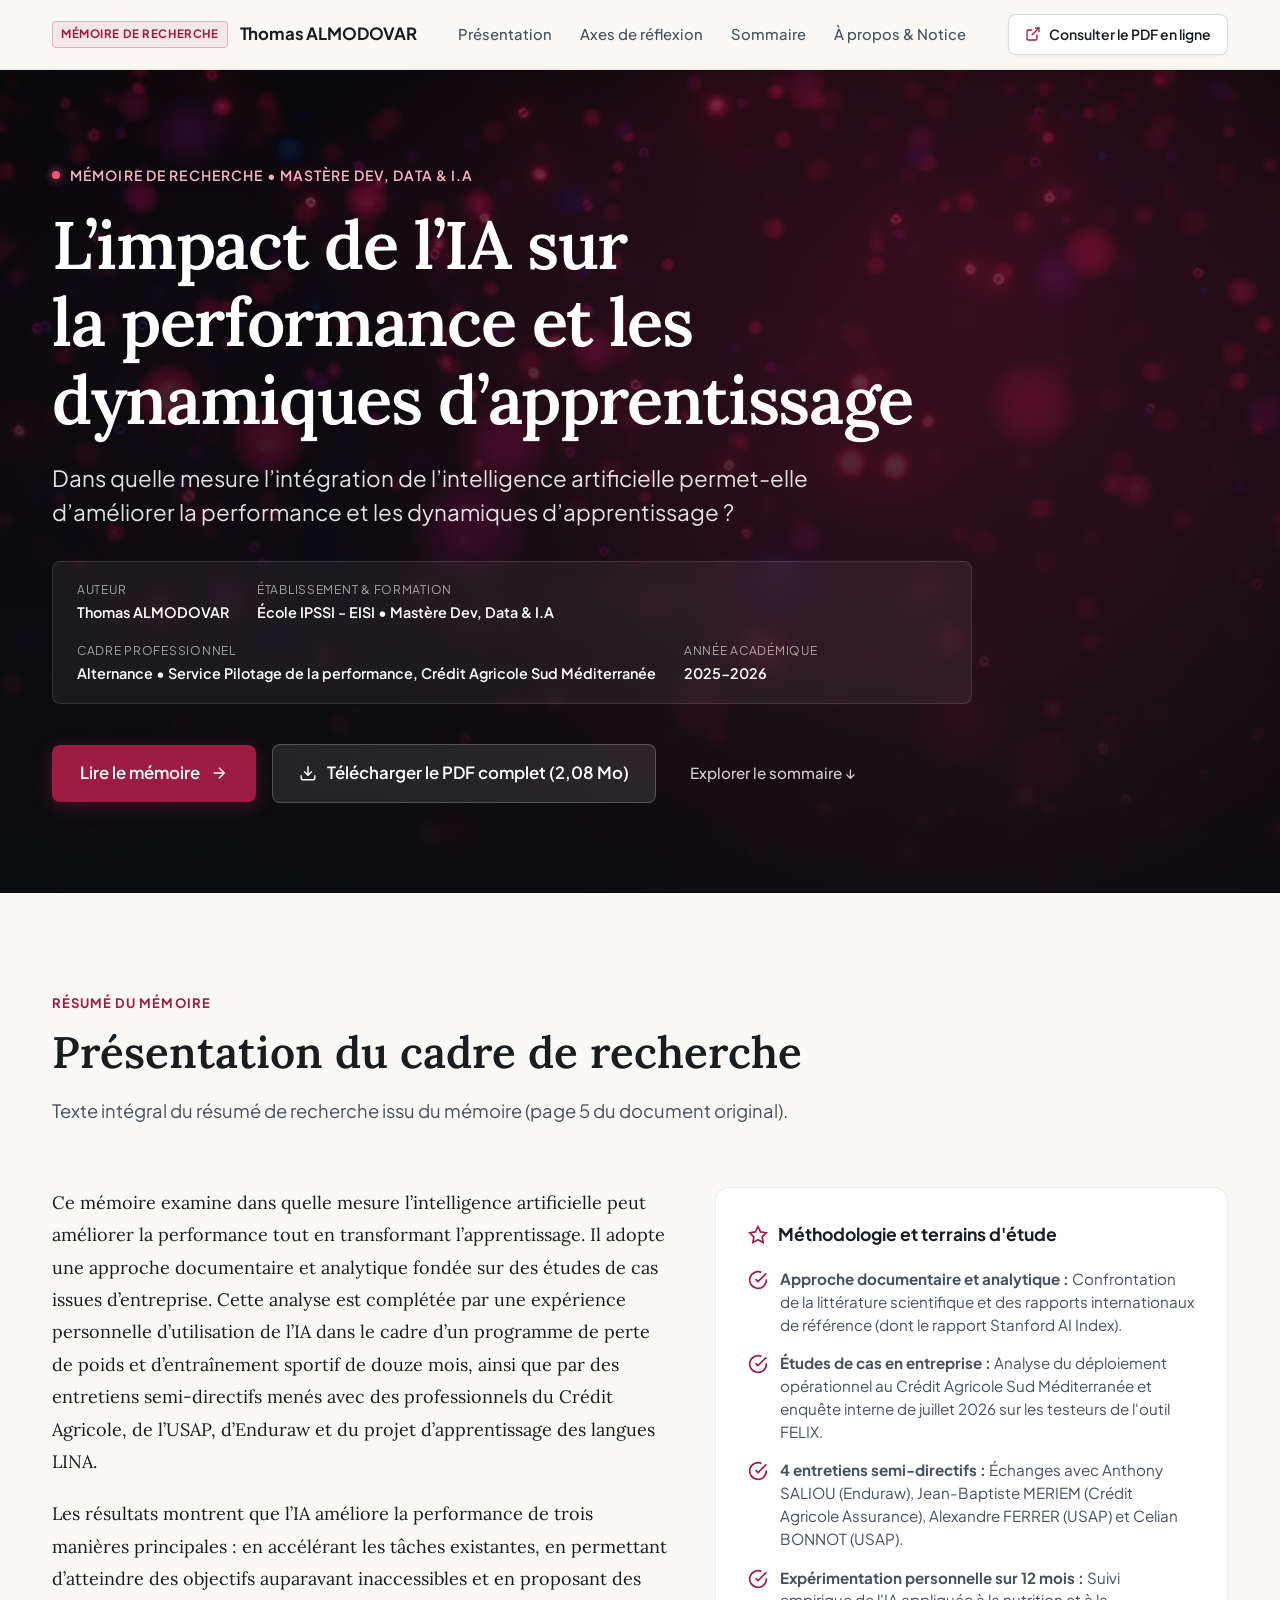
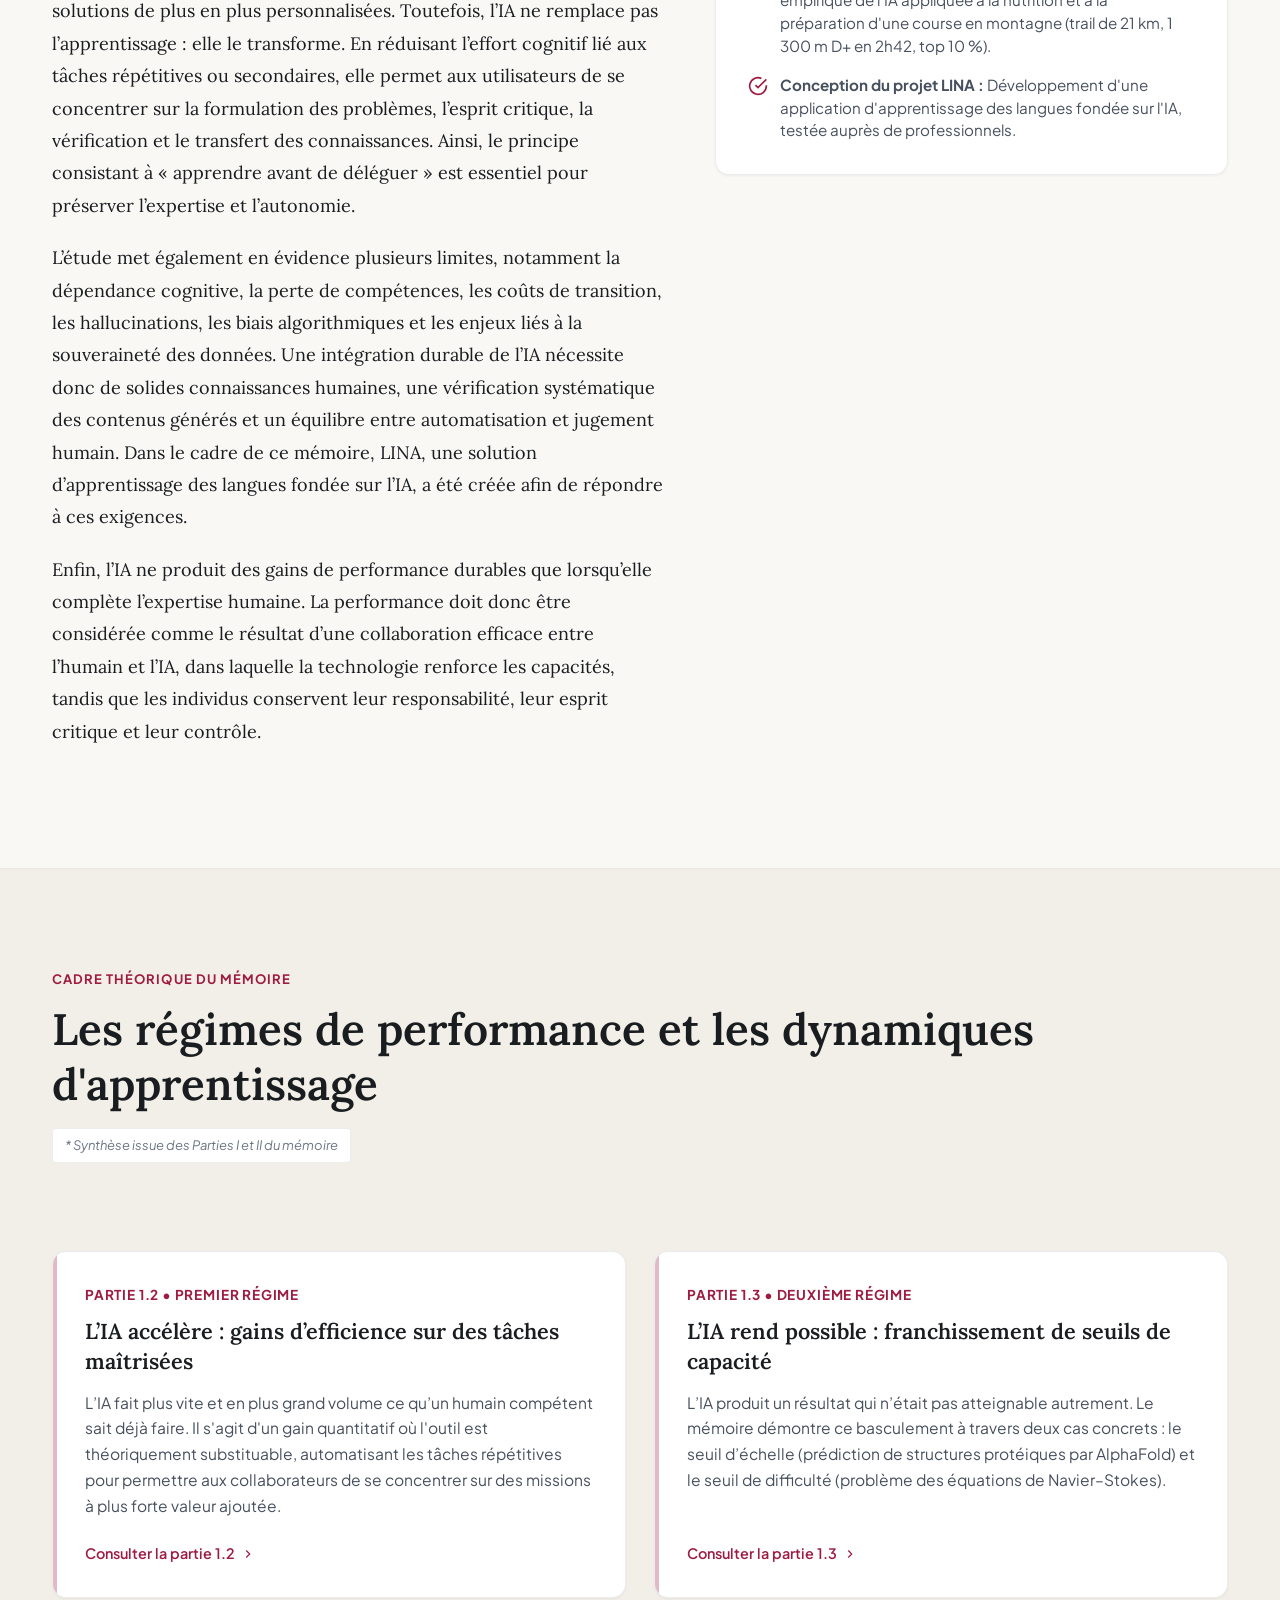
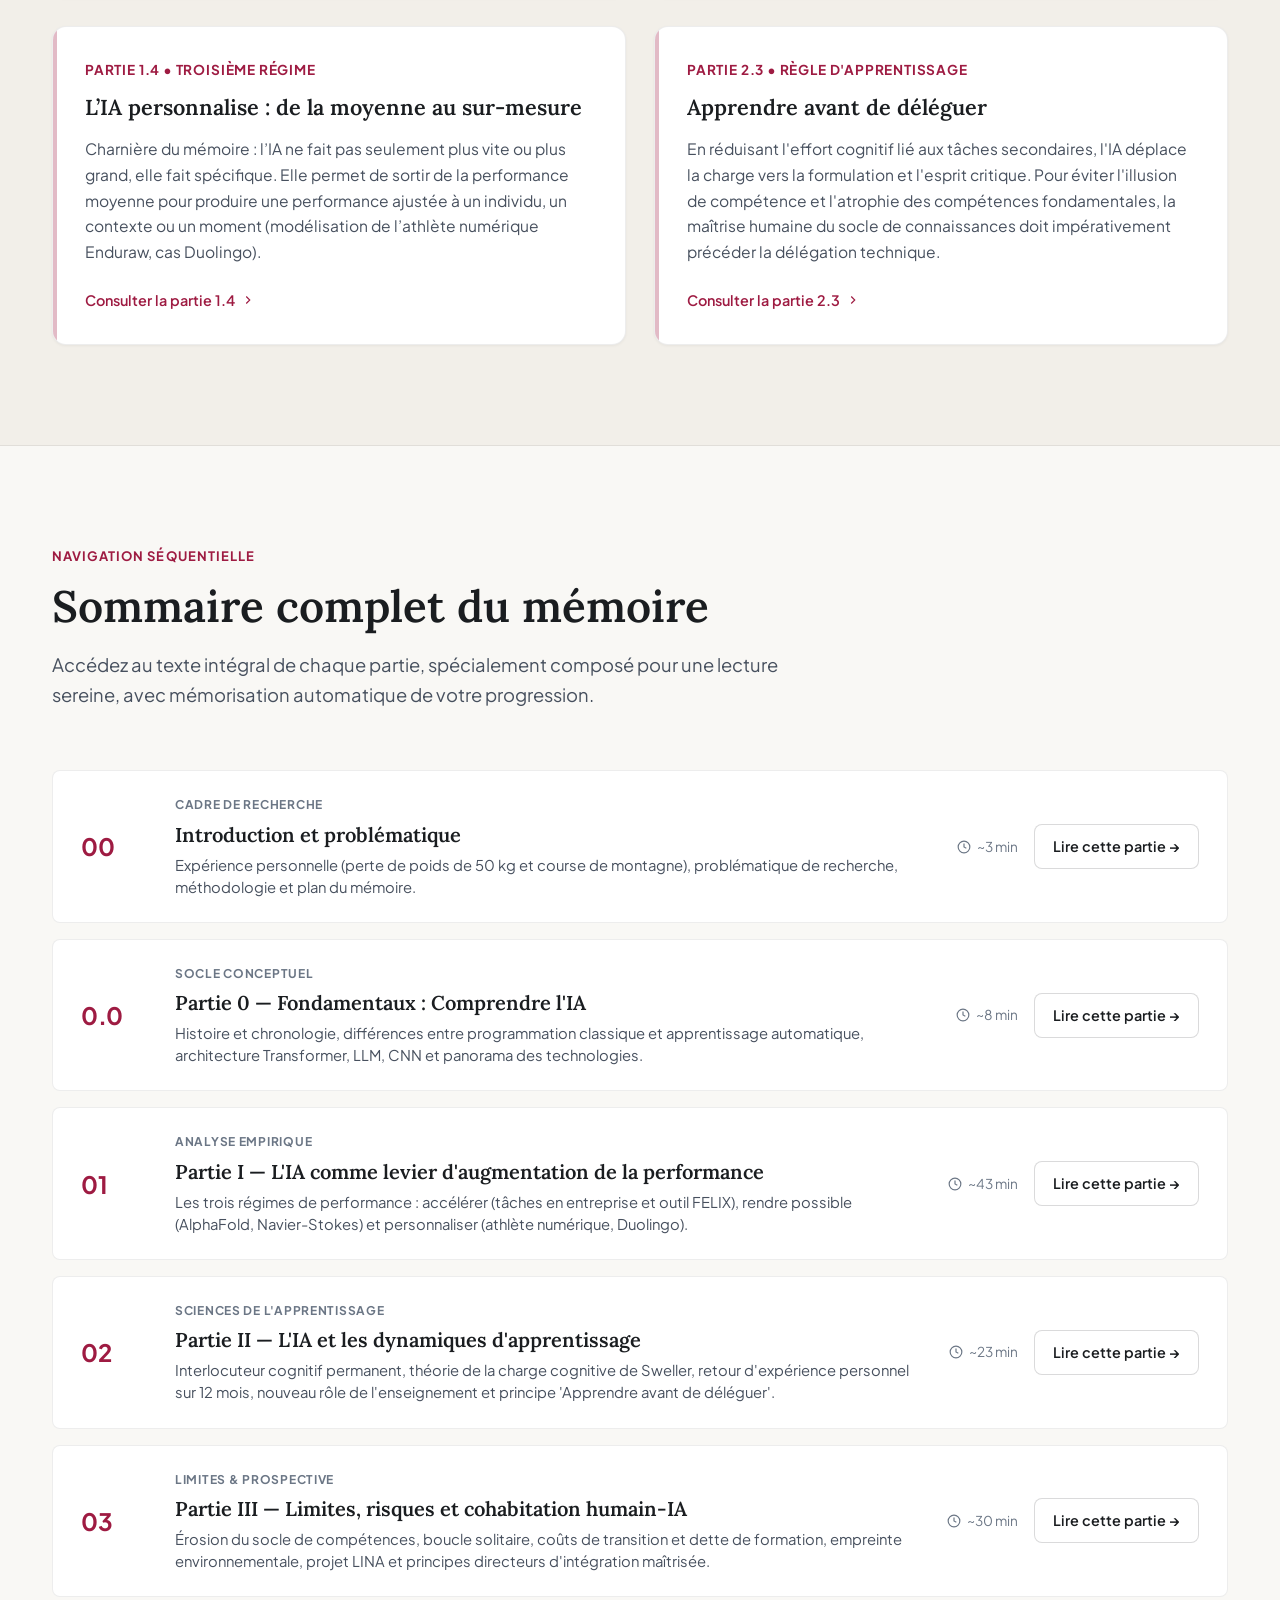
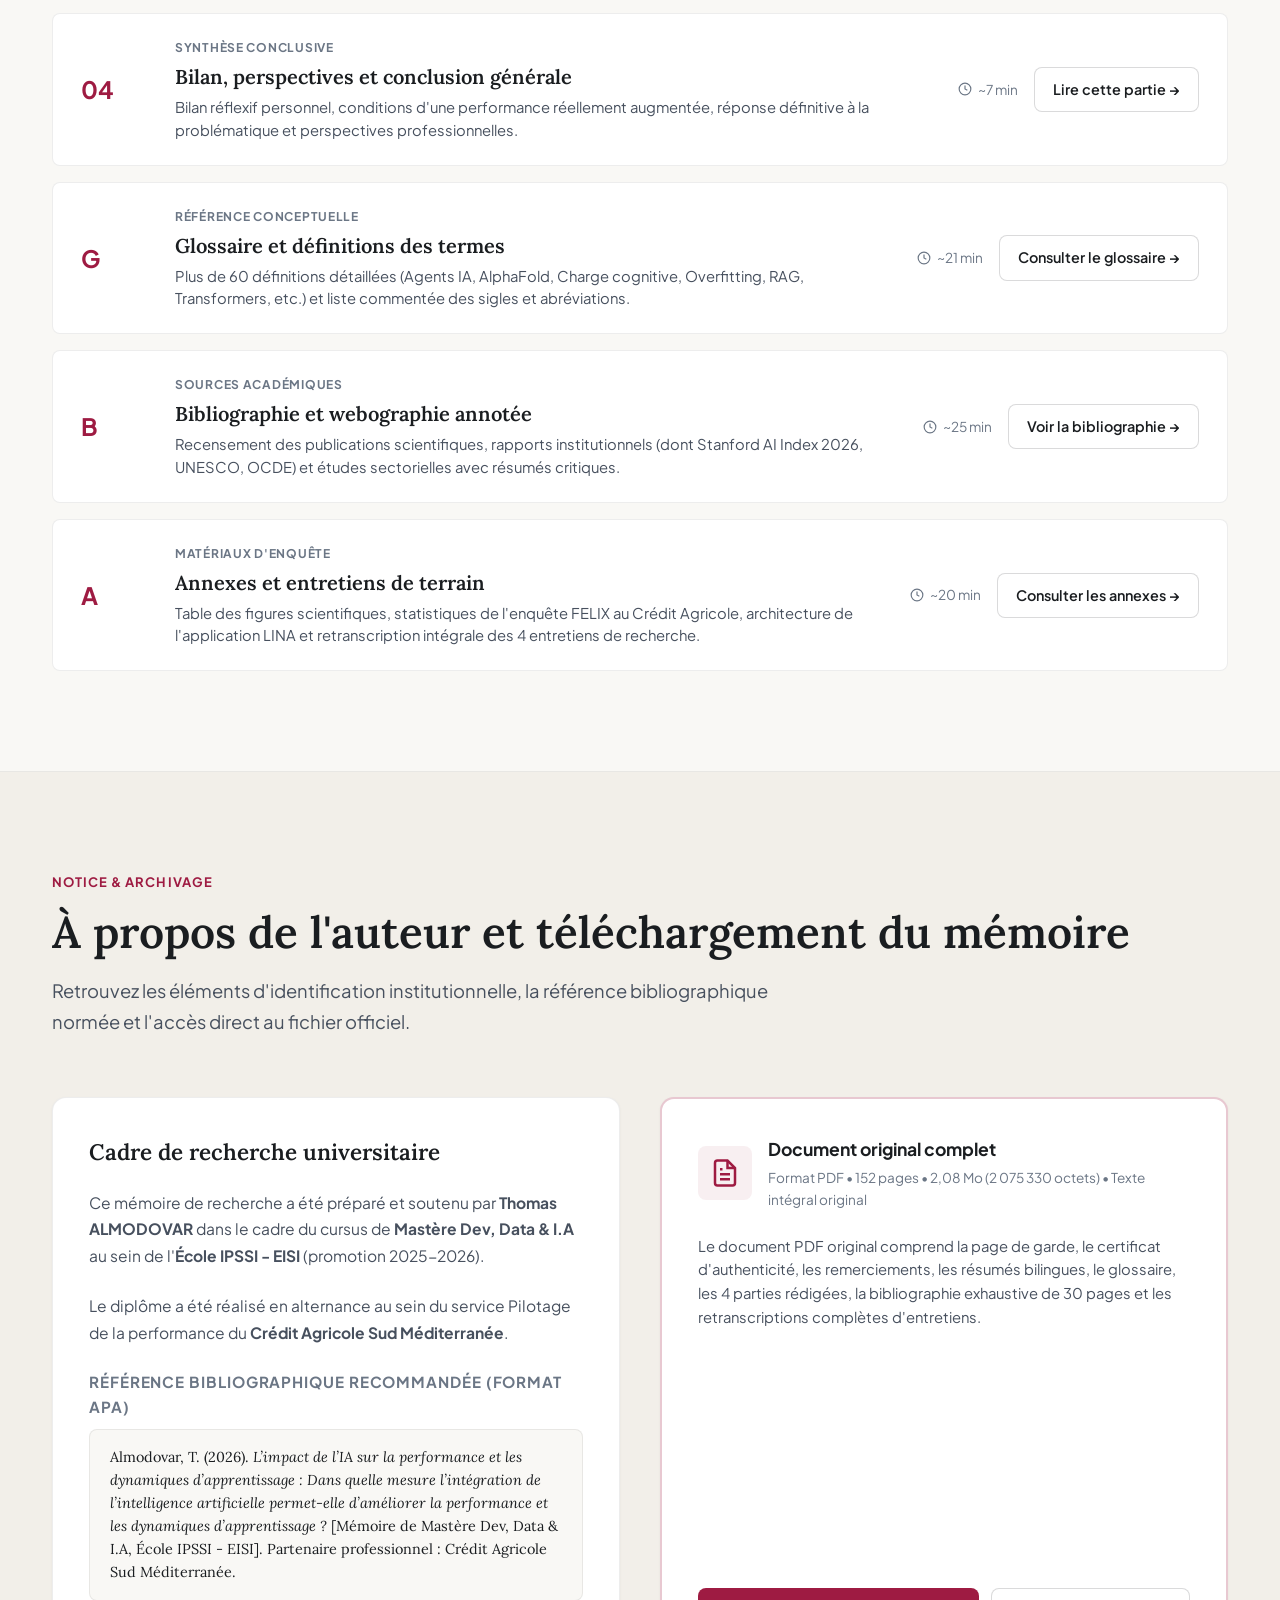
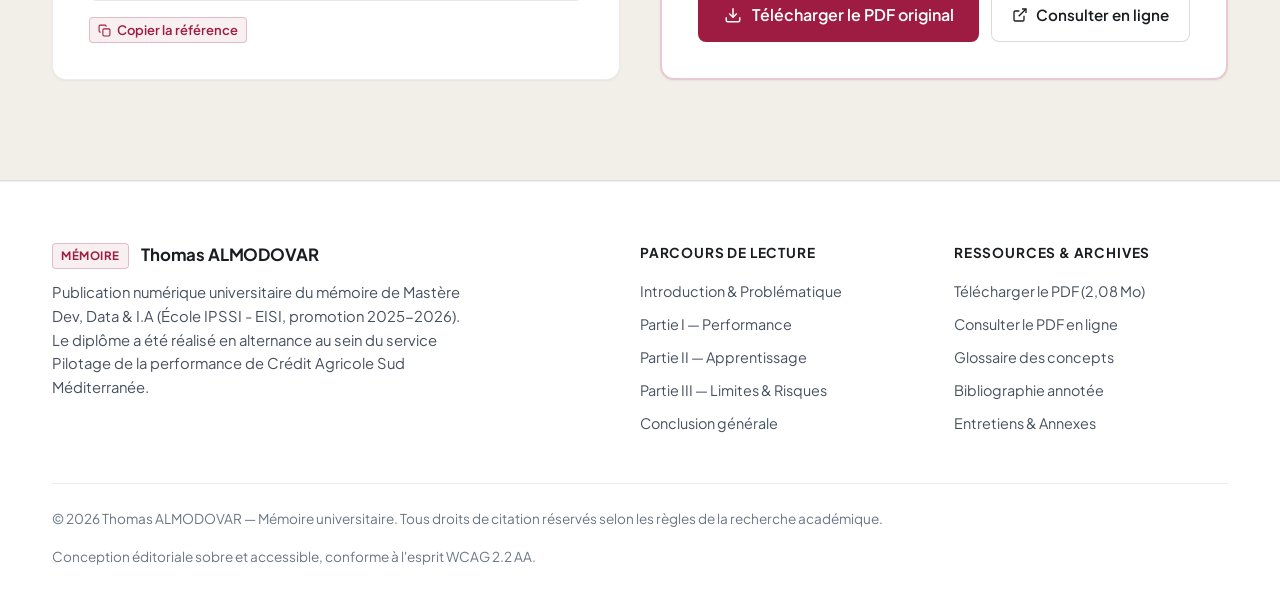
<file: index.html>
<!DOCTYPE html>
<html lang="fr" data-theme="light">

<head>
  <meta charset="UTF-8">
  <meta name="viewport" content="width=device-width, initial-scale=1.0">
  <title>L’impact de l’IA sur la performance et les dynamiques d’apprentissage | Thomas ALMODOVAR</title>
  <meta name="description"
    content="Site de publication universitaire du mémoire de recherche de Thomas ALMODOVAR (École IPSSI - Mastère Dev, Data & IA, 2025-2026). Téléchargement PDF et lecture intégrale partie par partie.">
  <meta name="author" content="Thomas ALMODOVAR">
  <meta name="robots" content="index, follow">

  <!-- Open Graph / Meta de partage -->
  <meta property="og:title" content="L’impact de l’IA sur la performance et les dynamiques d’apprentissage">
  <meta property="og:description"
    content="Dans quelle mesure l’intégration de l’intelligence artificielle permet-elle d’améliorer la performance et les dynamiques d’apprentissage ? Mémoire de Thomas ALMODOVAR.">
  <meta property="og:type" content="website">
  <meta property="og:image" content="assets/images/couverture_memoire.png">
  <meta property="og:locale" content="fr_FR">

  <!-- Feuilles de style -->
  <link rel="stylesheet" href="css/main.css">
</head>

<body>
  <!-- Lien d'évitement WCAG -->
  <a href="#hero-heading" class="skip-link">Passer directement au titre du mémoire</a>
  <a href="#sommaire" class="skip-link">Passer au sommaire général</a>

  <!-- En-tête principal -->
  <header class="site-header" role="banner">
    <div class="container site-header-inner">
      <a href="index.html" class="brand" aria-label="Accueil de la publication">
        <span class="brand-badge">Mémoire de recherche</span>
        <span>Thomas ALMODOVAR</span>
      </a>

      <nav class="main-nav" aria-label="Navigation principale">
        <a href="#presentation" class="nav-link">Présentation</a>
        <a href="#axes-cles" class="nav-link">Axes de réflexion</a>
        <a href="#sommaire" class="nav-link">Sommaire</a>
        <a href="#a-propos" class="nav-link">À propos &amp; Notice</a>
      </nav>

      <div class="header-actions">
        <a href="assets/pdf/Memoire_ALMODOVAR_Thomas.pdf" target="_blank" class="btn-download-header"
          title="Consulter le mémoire complet au format PDF dans un nouvel onglet">
          <svg xmlns="http://www.w3.org/2000/svg" viewBox="0 0 24 24" fill="none" stroke="currentColor"
            stroke-width="2">
            <path d="M18 13v6a2 2 0 0 1-2 2H5a2 2 0 0 1-2-2V8a2 2 0 0 1 2-2h6" />
            <polyline points="15 3 21 3 21 9" />
            <line x1="10" y1="14" x2="21" y2="3" />
          </svg>
          <span>Consulter le PDF en ligne</span>
        </a>
        <button class="menu-toggle" type="button" aria-expanded="false"
          aria-label="Ouvrir le menu de navigation sur mobile">
          <span></span><span></span><span></span>
        </button>
      </div>
    </div>
  </header>

  <!-- Bandeau de reprise de lecture (s'affiche dynamiquement si session active en localStorage) -->
  <aside class="resume-banner" id="resumeBanner" aria-label="Reprise de lecture mémorisée">
    <div class="container resume-banner-inner">
      <div class="resume-banner-text">
        <svg xmlns="http://www.w3.org/2000/svg" width="16" height="16" viewBox="0 0 24 24" fill="none"
          stroke="currentColor" stroke-width="2">
          <circle cx="12" cy="12" r="10" />
          <polyline points="12 6 12 12 14 14" />
        </svg>
        <span>Vous avez une lecture en cours : <strong><span id="resumeChapterTitle">Chapitre</span></strong></span>
      </div>
      <a href="lecture/introduction.html" class="resume-banner-link" id="resumeBannerLink">
        <span>Reprendre ma lecture</span>
        <svg xmlns="http://www.w3.org/2000/svg" width="14" height="14" viewBox="0 0 24 24" fill="none"
          stroke="currentColor" stroke-width="2">
          <polyline points="9 18 15 12 9 6" />
        </svg>
      </a>
    </div>
  </aside>

  <!-- Section d'ouverture avec vidéo (Hero immersif) -->
  <section class="hero-editorial" aria-label="Ouverture du mémoire">
    <div class="hero-media-wrapper">
      <video class="hero-video" id="heroVideo" autoplay loop muted defaultmuted playsinline preload="auto"
        poster="assets/video/video_poster.jpg">
        <source src="assets/video/video_arriere_plan.mp4" type="video/mp4">
        Votre navigateur ne prend pas en charge la vidéo en arrière-plan.
      </video>
      <div class="hero-overlay" aria-hidden="true"></div>
    </div>

    <div class="container">
      <div class="hero-content">
        <div class="hero-supertitle">
          <span class="hero-supertitle-dot" aria-hidden="true"></span>
          <span>Mémoire de recherche • Mastère Dev, Data &amp; I.A</span>
        </div>

        <h1 class="hero-title" id="hero-heading">
          L’impact de l’IA sur la performance et les dynamiques d’apprentissage
        </h1>

        <p class="hero-subtitle">
          Dans quelle mesure l’intégration de l’intelligence artificielle permet-elle d’améliorer la performance et les
          dynamiques d’apprentissage ?
        </p>

        <!-- Barre de métadonnées authentiques -->
        <div class="hero-meta-bar" role="group" aria-label="Métadonnées institutionnelles du mémoire">
          <div class="hero-meta-item">
            <span class="hero-meta-label">Auteur</span>
            <span class="hero-meta-value">Thomas ALMODOVAR</span>
          </div>
          <div class="hero-meta-item">
            <span class="hero-meta-label">Établissement &amp; Formation</span>
            <span class="hero-meta-value">École IPSSI - EISI • Mastère Dev, Data &amp; I.A</span>
          </div>
          <div class="hero-meta-item">
            <span class="hero-meta-label">Cadre professionnel</span>
            <span class="hero-meta-value">Alternance • Service Pilotage de la performance, Crédit Agricole Sud
              Méditerranée</span>
          </div>
          <div class="hero-meta-item">
            <span class="hero-meta-label">Année académique</span>
            <span class="hero-meta-value">2025-2026</span>
          </div>
        </div>

        <!-- Boutons d'action principaux -->
        <div class="hero-cta-group">
          <a href="lecture/introduction.html" class="btn-primary-hero" id="btnHeroPrimary">
            <span>Lire le mémoire</span>
            <svg xmlns="http://www.w3.org/2000/svg" width="18" height="18" viewBox="0 0 24 24" fill="none"
              stroke="currentColor" stroke-width="2">
              <path d="M5 12h14M12 5l7 7-7 7" />
            </svg>
          </a>

          <a href="assets/pdf/Memoire_ALMODOVAR_Thomas.pdf" download="Memoire_ALMODOVAR_Thomas.pdf"
            class="btn-secondary-hero" title="Télécharger le fichier original du mémoire (2,08 Mo)">
            <svg xmlns="http://www.w3.org/2000/svg" width="18" height="18" viewBox="0 0 24 24" fill="none"
              stroke="currentColor" stroke-width="2">
              <path d="M21 15v4a2 2 0 0 1-2 2H5a2 2 0 0 1-2-2v-4" />
              <polyline points="7 10 12 15 17 10" />
              <line x1="12" y1="15" x2="12" y2="3" />
            </svg>
            <span>Télécharger le PDF complet (2,08 Mo)</span>
          </a>

          <a href="#sommaire" class="btn-link-hero">
            <span>Explorer le sommaire ↓</span>
          </a>
        </div>
      </div>
    </div>
  </section>

  <!-- Section C : Présentation du mémoire (Texte intégral fidèle du résumé du mémoire) -->
  <section class="section-editorial" id="presentation" aria-labelledby="pres-title">
    <div class="container">
      <div class="section-header">
        <div class="section-kicker">Résumé du mémoire</div>
        <h2 class="section-title" id="pres-title">Présentation du cadre de recherche</h2>
        <p class="section-lead">
          Texte intégral du résumé de recherche issu du mémoire (page 5 du document original).
        </p>
      </div>

      <div class="overview-grid">
        <div class="overview-prose">
          <p>
            Ce mémoire examine dans quelle mesure l’intelligence artificielle peut améliorer la performance tout en
            transformant l’apprentissage. Il adopte une approche documentaire et analytique fondée sur des études de cas
            issues d’entreprise. Cette analyse est complétée par une expérience personnelle d’utilisation de l’IA dans
            le cadre d’un programme de perte de poids et d’entraînement sportif de douze mois, ainsi que par des
            entretiens semi-directifs menés avec des professionnels du Crédit Agricole, de l’USAP, d’Enduraw et du
            projet d’apprentissage des langues LINA.
          </p>
          <p>
            Les résultats montrent que l’IA améliore la performance de trois manières principales : en accélérant les
            tâches existantes, en permettant d’atteindre des objectifs auparavant inaccessibles et en proposant des
            solutions de plus en plus personnalisées. Toutefois, l’IA ne remplace pas l’apprentissage : elle le
            transforme. En réduisant l’effort cognitif lié aux tâches répétitives ou secondaires, elle permet aux
            utilisateurs de se concentrer sur la formulation des problèmes, l’esprit critique, la vérification et le
            transfert des connaissances. Ainsi, le principe consistant à « apprendre avant de déléguer » est essentiel
            pour préserver l’expertise et l’autonomie.
          </p>
          <p>
            L’étude met également en évidence plusieurs limites, notamment la dépendance cognitive, la perte de
            compétences, les coûts de transition, les hallucinations, les biais algorithmiques et les enjeux liés à la
            souveraineté des données. Une intégration durable de l’IA nécessite donc de solides connaissances humaines,
            une vérification systématique des contenus générés et un équilibre entre automatisation et jugement humain.
            Dans le cadre de ce mémoire, LINA, une solution d’apprentissage des langues fondée sur l’IA, a été créée
            afin de répondre à ces exigences.
          </p>
          <p>
            Enfin, l’IA ne produit des gains de performance durables que lorsqu’elle complète l’expertise humaine. La
            performance doit donc être considérée comme le résultat d’une collaboration efficace entre l’humain et l’IA,
            dans laquelle la technologie renforce les capacités, tandis que les individus conservent leur
            responsabilité, leur esprit critique et leur contrôle.
          </p>
        </div>

        <div class="overview-card">
          <h3 class="overview-card-title">
            <svg xmlns="http://www.w3.org/2000/svg" width="20" height="20" viewBox="0 0 24 24" fill="none"
              stroke="currentColor" stroke-width="2" class="overview-fact-icon">
              <polygon
                points="12 2 15.09 8.26 22 9.27 17 14.14 18.18 21.02 12 17.77 5.82 21.02 7 14.14 2 9.27 8.91 8.26 12 2" />
            </svg>
            <span>Méthodologie et terrains d'étude</span>
          </h3>
          <ul class="overview-facts-list">
            <li class="overview-fact-item">
              <svg xmlns="http://www.w3.org/2000/svg" viewBox="0 0 24 24" fill="none" stroke="currentColor"
                stroke-width="2" class="overview-fact-icon">
                <path d="M22 11.08V12a10 10 0 1 1-5.93-9.14" />
                <polyline points="22 4 12 14.01 9 11.01" />
              </svg>
              <div><strong>Approche documentaire et analytique :</strong> Confrontation de la littérature scientifique
                et des rapports internationaux de référence (dont le rapport Stanford AI Index).</div>
            </li>
            <li class="overview-fact-item">
              <svg xmlns="http://www.w3.org/2000/svg" viewBox="0 0 24 24" fill="none" stroke="currentColor"
                stroke-width="2" class="overview-fact-icon">
                <path d="M22 11.08V12a10 10 0 1 1-5.93-9.14" />
                <polyline points="22 4 12 14.01 9 11.01" />
              </svg>
              <div><strong>Études de cas en entreprise :</strong> Analyse du déploiement opérationnel au Crédit Agricole
                Sud Méditerranée et enquête interne de juillet 2026 sur les testeurs de l'outil FELIX.</div>
            </li>
            <li class="overview-fact-item">
              <svg xmlns="http://www.w3.org/2000/svg" viewBox="0 0 24 24" fill="none" stroke="currentColor"
                stroke-width="2" class="overview-fact-icon">
                <path d="M22 11.08V12a10 10 0 1 1-5.93-9.14" />
                <polyline points="22 4 12 14.01 9 11.01" />
              </svg>
              <div><strong>4 entretiens semi-directifs :</strong> Échanges avec Anthony SALIOU (Enduraw), Jean-Baptiste
                MERIEM (Crédit Agricole Assurance), Alexandre FERRER (USAP) et Celian BONNOT (USAP).</div>
            </li>
            <li class="overview-fact-item">
              <svg xmlns="http://www.w3.org/2000/svg" viewBox="0 0 24 24" fill="none" stroke="currentColor"
                stroke-width="2" class="overview-fact-icon">
                <path d="M22 11.08V12a10 10 0 1 1-5.93-9.14" />
                <polyline points="22 4 12 14.01 9 11.01" />
              </svg>
              <div><strong>Expérimentation personnelle sur 12 mois :</strong> Suivi empirique de l'IA appliquée à la
                nutrition et à la préparation d'une course en montagne (trail de 21 km, 1 300 m D+ en 2h42, top 10 %).
              </div>
            </li>
            <li class="overview-fact-item">
              <svg xmlns="http://www.w3.org/2000/svg" viewBox="0 0 24 24" fill="none" stroke="currentColor"
                stroke-width="2" class="overview-fact-icon">
                <path d="M22 11.08V12a10 10 0 1 1-5.93-9.14" />
                <polyline points="22 4 12 14.01 9 11.01" />
              </svg>
              <div><strong>Conception du projet LINA :</strong> Développement d'une application d'apprentissage des
                langues fondée sur l'IA, testée auprès de professionnels.</div>
            </li>
          </ul>
        </div>
      </div>
    </div>
  </section>

  <!-- Section D : Axes de réflexion (Formulations et définitions exactes du mémoire) -->
  <section class="section-editorial section-editorial-alt" id="axes-cles" aria-labelledby="axes-title">
    <div class="container">
      <div class="section-header">
        <div class="section-kicker">Cadre théorique du mémoire</div>
        <h2 class="section-title" id="axes-title">Les régimes de performance et les dynamiques d'apprentissage</h2>
        <div class="editorial-disclaimer">
          <span>* Synthèse issue des Parties I et II du mémoire</span>
        </div>
      </div>

      <div class="takeaways-grid">
        <!-- Axe 1 -->
        <article class="takeaway-card">
          <div>
            <div class="takeaway-num">Partie 1.2 • Premier régime</div>
            <h3 class="takeaway-title">L’IA accélère : gains d’efficience sur des tâches maîtrisées</h3>
            <p class="takeaway-desc">
              L’IA fait plus vite et en plus grand volume ce qu’un humain compétent sait déjà faire. Il s'agit d'un gain
              quantitatif où l'outil est théoriquement substituable, automatisant les tâches répétitives pour permettre
              aux collaborateurs de se concentrer sur des missions à plus forte valeur ajoutée.
            </p>
          </div>
          <a href="lecture/partie-1.html#sec-1-2" class="takeaway-link">
            <span>Consulter la partie 1.2</span>
            <svg xmlns="http://www.w3.org/2000/svg" width="14" height="14" viewBox="0 0 24 24" fill="none"
              stroke="currentColor" stroke-width="2">
              <polyline points="9 18 15 12 9 6" />
            </svg>
          </a>
        </article>

        <!-- Axe 2 -->
        <article class="takeaway-card">
          <div>
            <div class="takeaway-num">Partie 1.3 • Deuxième régime</div>
            <h3 class="takeaway-title">L’IA rend possible : franchissement de seuils de capacité</h3>
            <p class="takeaway-desc">
              L’IA produit un résultat qui n’était pas atteignable autrement. Le mémoire démontre ce basculement à
              travers deux cas concrets : le seuil d’échelle (prédiction de structures protéiques par AlphaFold) et le
              seuil de difficulté (problème des équations de Navier–Stokes).
            </p>
          </div>
          <a href="lecture/partie-1.html#sec-1-3" class="takeaway-link">
            <span>Consulter la partie 1.3</span>
            <svg xmlns="http://www.w3.org/2000/svg" width="14" height="14" viewBox="0 0 24 24" fill="none"
              stroke="currentColor" stroke-width="2">
              <polyline points="9 18 15 12 9 6" />
            </svg>
          </a>
        </article>

        <!-- Axe 3 -->
        <article class="takeaway-card">
          <div>
            <div class="takeaway-num">Partie 1.4 • Troisième régime</div>
            <h3 class="takeaway-title">L’IA personnalise : de la moyenne au sur-mesure</h3>
            <p class="takeaway-desc">
              Charnière du mémoire : l’IA ne fait pas seulement plus vite ou plus grand, elle fait spécifique. Elle
              permet de sortir de la performance moyenne pour produire une performance ajustée à un individu, un
              contexte ou un moment (modélisation de l’athlète numérique Enduraw, cas Duolingo).
            </p>
          </div>
          <a href="lecture/partie-1.html#sec-1-4" class="takeaway-link">
            <span>Consulter la partie 1.4</span>
            <svg xmlns="http://www.w3.org/2000/svg" width="14" height="14" viewBox="0 0 24 24" fill="none"
              stroke="currentColor" stroke-width="2">
              <polyline points="9 18 15 12 9 6" />
            </svg>
          </a>
        </article>

        <!-- Axe 4 -->
        <article class="takeaway-card">
          <div>
            <div class="takeaway-num">Partie 2.3 • Règle d'apprentissage</div>
            <h3 class="takeaway-title">Apprendre avant de déléguer</h3>
            <p class="takeaway-desc">
              En réduisant l'effort cognitif lié aux tâches secondaires, l'IA déplace la charge vers la formulation et
              l'esprit critique. Pour éviter l'illusion de compétence et l'atrophie des compétences fondamentales, la
              maîtrise humaine du socle de connaissances doit impérativement précéder la délégation technique.
            </p>
          </div>
          <a href="lecture/partie-2.html#sub-2-3-c" class="takeaway-link">
            <span>Consulter la partie 2.3</span>
            <svg xmlns="http://www.w3.org/2000/svg" width="14" height="14" viewBox="0 0 24 24" fill="none"
              stroke="currentColor" stroke-width="2">
              <polyline points="9 18 15 12 9 6" />
            </svg>
          </a>
        </article>
      </div>
    </div>
  </section>

  <!-- Section E : Sommaire général (Chapter Lineup) -->
  <section class="section-editorial" id="sommaire" aria-labelledby="toc-heading">
    <div class="container">
      <div class="section-header">
        <div class="section-kicker">Navigation séquentielle</div>
        <h2 class="section-title" id="toc-heading">Sommaire complet du mémoire</h2>
        <p class="section-lead">
          Accédez au texte intégral de chaque partie, spécialement composé pour une lecture sereine, avec mémorisation
          automatique de votre progression.
        </p>
      </div>

      <div class="toc-list" role="list">
        <!-- Introduction -->
        <article class="toc-entry" role="listitem">
          <div class="toc-num">00</div>
          <div class="toc-info">
            <span class="toc-category">Cadre de recherche</span>
            <h3 class="toc-title">Introduction et problématique</h3>
            <p class="toc-desc">Expérience personnelle (perte de poids de 50 kg et course de montagne), problématique de
              recherche, méthodologie et plan du mémoire.</p>
          </div>
          <div class="toc-meta">
            <span class="toc-time">
              <svg xmlns="http://www.w3.org/2000/svg" width="14" height="14" viewBox="0 0 24 24" fill="none"
                stroke="currentColor" stroke-width="2">
                <circle cx="12" cy="12" r="10" />
                <polyline points="12 6 12 12 16 14" />
              </svg>
              <span>~3 min</span>
            </span>
            <a href="lecture/introduction.html" class="btn-read-part">Lire cette partie →</a>
          </div>
        </article>

        <!-- Partie 0 -->
        <article class="toc-entry" role="listitem">
          <div class="toc-num">0.0</div>
          <div class="toc-info">
            <span class="toc-category">Socle conceptuel</span>
            <h3 class="toc-title">Partie 0 — Fondamentaux : Comprendre l'IA</h3>
            <p class="toc-desc">Histoire et chronologie, différences entre programmation classique et apprentissage
              automatique, architecture Transformer, LLM, CNN et panorama des technologies.</p>
          </div>
          <div class="toc-meta">
            <span class="toc-time">
              <svg xmlns="http://www.w3.org/2000/svg" width="14" height="14" viewBox="0 0 24 24" fill="none"
                stroke="currentColor" stroke-width="2">
                <circle cx="12" cy="12" r="10" />
                <polyline points="12 6 12 12 16 14" />
              </svg>
              <span>~8 min</span>
            </span>
            <a href="lecture/partie-0.html" class="btn-read-part">Lire cette partie →</a>
          </div>
        </article>

        <!-- Partie I -->
        <article class="toc-entry" role="listitem">
          <div class="toc-num">01</div>
          <div class="toc-info">
            <span class="toc-category">Analyse empirique</span>
            <h3 class="toc-title">Partie I — L'IA comme levier d'augmentation de la performance</h3>
            <p class="toc-desc">Les trois régimes de performance : accélérer (tâches en entreprise et outil FELIX),
              rendre possible (AlphaFold, Navier-Stokes) et personnaliser (athlète numérique, Duolingo).</p>
          </div>
          <div class="toc-meta">
            <span class="toc-time">
              <svg xmlns="http://www.w3.org/2000/svg" width="14" height="14" viewBox="0 0 24 24" fill="none"
                stroke="currentColor" stroke-width="2">
                <circle cx="12" cy="12" r="10" />
                <polyline points="12 6 12 12 16 14" />
              </svg>
              <span>~43 min</span>
            </span>
            <a href="lecture/partie-1.html" class="btn-read-part">Lire cette partie →</a>
          </div>
        </article>

        <!-- Partie II -->
        <article class="toc-entry" role="listitem">
          <div class="toc-num">02</div>
          <div class="toc-info">
            <span class="toc-category">Sciences de l'apprentissage</span>
            <h3 class="toc-title">Partie II — L'IA et les dynamiques d'apprentissage</h3>
            <p class="toc-desc">Interlocuteur cognitif permanent, théorie de la charge cognitive de Sweller, retour
              d'expérience personnel sur 12 mois, nouveau rôle de l'enseignement et principe 'Apprendre avant de
              déléguer'.</p>
          </div>
          <div class="toc-meta">
            <span class="toc-time">
              <svg xmlns="http://www.w3.org/2000/svg" width="14" height="14" viewBox="0 0 24 24" fill="none"
                stroke="currentColor" stroke-width="2">
                <circle cx="12" cy="12" r="10" />
                <polyline points="12 6 12 12 16 14" />
              </svg>
              <span>~23 min</span>
            </span>
            <a href="lecture/partie-2.html" class="btn-read-part">Lire cette partie →</a>
          </div>
        </article>

        <!-- Partie III -->
        <article class="toc-entry" role="listitem">
          <div class="toc-num">03</div>
          <div class="toc-info">
            <span class="toc-category">Limites &amp; Prospective</span>
            <h3 class="toc-title">Partie III — Limites, risques et cohabitation humain-IA</h3>
            <p class="toc-desc">Érosion du socle de compétences, boucle solitaire, coûts de transition et dette de
              formation, empreinte environnementale, projet LINA et principes directeurs d'intégration maîtrisée.</p>
          </div>
          <div class="toc-meta">
            <span class="toc-time">
              <svg xmlns="http://www.w3.org/2000/svg" width="14" height="14" viewBox="0 0 24 24" fill="none"
                stroke="currentColor" stroke-width="2">
                <circle cx="12" cy="12" r="10" />
                <polyline points="12 6 12 12 16 14" />
              </svg>
              <span>~30 min</span>
            </span>
            <a href="lecture/partie-3.html" class="btn-read-part">Lire cette partie →</a>
          </div>
        </article>

        <!-- Conclusion -->
        <article class="toc-entry" role="listitem">
          <div class="toc-num">04</div>
          <div class="toc-info">
            <span class="toc-category">Synthèse conclusive</span>
            <h3 class="toc-title">Bilan, perspectives et conclusion générale</h3>
            <p class="toc-desc">Bilan réflexif personnel, conditions d'une performance réellement augmentée, réponse
              définitive à la problématique et perspectives professionnelles.</p>
          </div>
          <div class="toc-meta">
            <span class="toc-time">
              <svg xmlns="http://www.w3.org/2000/svg" width="14" height="14" viewBox="0 0 24 24" fill="none"
                stroke="currentColor" stroke-width="2">
                <circle cx="12" cy="12" r="10" />
                <polyline points="12 6 12 12 16 14" />
              </svg>
              <span>~7 min</span>
            </span>
            <a href="lecture/conclusion.html" class="btn-read-part">Lire cette partie →</a>
          </div>
        </article>

        <!-- Glossaire -->
        <article class="toc-entry" role="listitem">
          <div class="toc-num">G</div>
          <div class="toc-info">
            <span class="toc-category">Référence conceptuelle</span>
            <h3 class="toc-title">Glossaire et définitions des termes</h3>
            <p class="toc-desc">Plus de 60 définitions détaillées (Agents IA, AlphaFold, Charge cognitive, Overfitting,
              RAG, Transformers, etc.) et liste commentée des sigles et abréviations.</p>
          </div>
          <div class="toc-meta">
            <span class="toc-time">
              <svg xmlns="http://www.w3.org/2000/svg" width="14" height="14" viewBox="0 0 24 24" fill="none"
                stroke="currentColor" stroke-width="2">
                <circle cx="12" cy="12" r="10" />
                <polyline points="12 6 12 12 16 14" />
              </svg>
              <span>~21 min</span>
            </span>
            <a href="lecture/glossaire.html" class="btn-read-part">Consulter le glossaire →</a>
          </div>
        </article>

        <!-- Bibliographie -->
        <article class="toc-entry" role="listitem">
          <div class="toc-num">B</div>
          <div class="toc-info">
            <span class="toc-category">Sources académiques</span>
            <h3 class="toc-title">Bibliographie et webographie annotée</h3>
            <p class="toc-desc">Recensement des publications scientifiques, rapports institutionnels (dont Stanford AI
              Index 2026, UNESCO, OCDE) et études sectorielles avec résumés critiques.</p>
          </div>
          <div class="toc-meta">
            <span class="toc-time">
              <svg xmlns="http://www.w3.org/2000/svg" width="14" height="14" viewBox="0 0 24 24" fill="none"
                stroke="currentColor" stroke-width="2">
                <circle cx="12" cy="12" r="10" />
                <polyline points="12 6 12 12 16 14" />
              </svg>
              <span>~25 min</span>
            </span>
            <a href="lecture/bibliographie.html" class="btn-read-part">Voir la bibliographie →</a>
          </div>
        </article>

        <!-- Annexes -->
        <article class="toc-entry" role="listitem">
          <div class="toc-num">A</div>
          <div class="toc-info">
            <span class="toc-category">Matériaux d'enquête</span>
            <h3 class="toc-title">Annexes et entretiens de terrain</h3>
            <p class="toc-desc">Table des figures scientifiques, statistiques de l'enquête FELIX au Crédit Agricole,
              architecture de l'application LINA et retranscription intégrale des 4 entretiens de recherche.</p>
          </div>
          <div class="toc-meta">
            <span class="toc-time">
              <svg xmlns="http://www.w3.org/2000/svg" width="14" height="14" viewBox="0 0 24 24" fill="none"
                stroke="currentColor" stroke-width="2">
                <circle cx="12" cy="12" r="10" />
                <polyline points="12 6 12 12 16 14" />
              </svg>
              <span>~20 min</span>
            </span>
            <a href="lecture/annexes.html" class="btn-read-part">Consulter les annexes →</a>
          </div>
        </article>
      </div>
    </div>
  </section>

  <!-- Section F : À propos et téléchargement -->
  <section class="section-editorial section-editorial-alt" id="a-propos" aria-labelledby="about-title">
    <div class="container">
      <div class="section-header">
        <div class="section-kicker">Notice &amp; Archivage</div>
        <h2 class="section-title" id="about-title">À propos de l'auteur et téléchargement du mémoire</h2>
        <p class="section-lead">
          Retrouvez les éléments d'identification institutionnelle, la référence bibliographique normée et l'accès
          direct au fichier officiel.
        </p>
      </div>

      <div class="about-grid">
        <!-- Colonne Auteur & Contexte universitaire -->
        <div class="about-card">
          <h3 class="about-title">Cadre de recherche universitaire</h3>
          <p class="about-text">
            Ce mémoire de recherche a été préparé et soutenu par <strong>Thomas ALMODOVAR</strong> dans le cadre du
            cursus de <strong>Mastère Dev, Data &amp; I.A</strong> au sein de l'<strong>École IPSSI - EISI</strong>
            (promotion 2025-2026).
          </p>
          <p class="about-text">
            Le diplôme a été réalisé en alternance au sein du service Pilotage de la performance du <strong>Crédit
              Agricole Sud Méditerranée</strong>.
          </p>

          <h4
            style="font-size: 0.95rem; font-weight: 700; text-transform: uppercase; letter-spacing: 0.06em; color: var(--text-muted); margin-bottom: 10px;">
            Référence bibliographique recommandée (format APA)
          </h4>
          <div class="citation-box" id="citationText">
            Almodovar, T. (2026). <em>L’impact de l’IA sur la performance et les dynamiques d’apprentissage : Dans
              quelle mesure l’intégration de l’intelligence artificielle permet-elle d’améliorer la performance et les
              dynamiques d’apprentissage ?</em> [Mémoire de Mastère Dev, Data &amp; I.A, École IPSSI - EISI]. Partenaire
            professionnel : Crédit Agricole Sud Méditerranée.
          </div>
          <button type="button" class="btn-copy-citation" id="btnCopyCitation">
            <svg xmlns="http://www.w3.org/2000/svg" width="13" height="13" viewBox="0 0 24 24" fill="none"
              stroke="currentColor" stroke-width="2">
              <rect x="9" y="9" width="13" height="13" rx="2" ry="2" />
              <path d="M5 15H4a2 2 0 0 1-2-2V4a2 2 0 0 1 2-2h9a2 2 0 0 1 2 2v1" />
            </svg>
            <span>Copier la référence</span>
          </button>
        </div>

        <!-- Colonne Téléchargement PDF officiel -->
        <div class="pdf-download-card">
          <div>
            <div class="pdf-file-details">
              <div class="pdf-icon-large" aria-hidden="true">
                <svg xmlns="http://www.w3.org/2000/svg" width="30" height="30" viewBox="0 0 24 24" fill="none"
                  stroke="currentColor" stroke-width="2">
                  <path d="M14 2H6a2 2 0 0 0-2 2v16a2 2 0 0 0 2 2h12a2 2 0 0 0 2-2V8z" />
                  <polyline points="14 2 14 8 20 8" />
                  <line x1="16" y1="13" x2="8" y2="13" />
                  <line x1="16" y1="17" x2="8" y2="17" />
                  <polyline points="10 9 9 9 8 9" />
                </svg>
              </div>
              <div>
                <div class="pdf-info-title">Document original complet</div>
                <div class="pdf-info-specs">Format PDF • 152 pages • 2,08 Mo (2 075 330 octets) • Texte intégral
                  original</div>
              </div>
            </div>
            <p style="font-size: 0.925rem; line-height: 1.6; color: var(--text-secondary); margin-bottom: 24px;">
              Le document PDF original comprend la page de garde, le certificat d'authenticité, les remerciements, les
              résumés bilingues, le glossaire, les 4 parties rédigées, la bibliographie exhaustive de 30 pages et les
              retranscriptions complètes d'entretiens.
            </p>
          </div>

          <div class="pdf-actions">
            <a href="assets/pdf/Memoire_ALMODOVAR_Thomas.pdf" download="Memoire_ALMODOVAR_Thomas.pdf"
              class="btn-download-full">
              <svg xmlns="http://www.w3.org/2000/svg" width="18" height="18" viewBox="0 0 24 24" fill="none"
                stroke="currentColor" stroke-width="2">
                <path d="M21 15v4a2 2 0 0 1-2 2H5a2 2 0 0 1-2-2v-4" />
                <polyline points="7 10 12 15 17 10" />
                <line x1="12" y1="15" x2="12" y2="3" />
              </svg>
              <span>Télécharger le PDF original</span>
            </a>
            <a href="assets/pdf/Memoire_ALMODOVAR_Thomas.pdf" target="_blank" class="btn-view-pdf">
              <svg xmlns="http://www.w3.org/2000/svg" width="16" height="16" viewBox="0 0 24 24" fill="none"
                stroke="currentColor" stroke-width="2">
                <path d="M18 13v6a2 2 0 0 1-2 2H5a2 2 0 0 1-2-2V8a2 2 0 0 1 2-2h6" />
                <polyline points="15 3 21 3 21 9" />
                <line x1="10" y1="14" x2="21" y2="3" />
              </svg>
              <span>Consulter en ligne</span>
            </a>
          </div>
        </div>
      </div>
    </div>
  </section>

  <!-- Pied de page officiel -->
  <footer class="site-footer" role="contentinfo">
    <div class="container">
      <div class="footer-top">
        <div>
          <div class="brand">
            <span class="brand-badge">Mémoire</span>
            <span>Thomas ALMODOVAR</span>
          </div>
          <p class="footer-brand-desc">
            Publication numérique universitaire du mémoire de Mastère Dev, Data &amp; I.A (École IPSSI - EISI, promotion
            2025-2026). Le diplôme a été réalisé en alternance au sein du service Pilotage de la performance de Crédit
            Agricole Sud Méditerranée.
          </p>
        </div>
        <div>
          <div class="footer-heading">Parcours de lecture</div>
          <ul class="footer-links">
            <li><a href="lecture/introduction.html">Introduction &amp; Problématique</a></li>
            <li><a href="lecture/partie-1.html">Partie I — Performance</a></li>
            <li><a href="lecture/partie-2.html">Partie II — Apprentissage</a></li>
            <li><a href="lecture/partie-3.html">Partie III — Limites &amp; Risques</a></li>
            <li><a href="lecture/conclusion.html">Conclusion générale</a></li>
          </ul>
        </div>
        <div>
          <div class="footer-heading">Ressources &amp; Archives</div>
          <ul class="footer-links">
            <li><a href="assets/pdf/Memoire_ALMODOVAR_Thomas.pdf" download="Memoire_ALMODOVAR_Thomas.pdf">Télécharger le
                PDF (2,08 Mo)</a></li>
            <li><a href="assets/pdf/Memoire_ALMODOVAR_Thomas.pdf" target="_blank">Consulter le PDF en ligne</a></li>
            <li><a href="lecture/glossaire.html">Glossaire des concepts</a></li>
            <li><a href="lecture/bibliographie.html">Bibliographie annotée</a></li>
            <li><a href="lecture/annexes.html">Entretiens &amp; Annexes</a></li>
          </ul>
        </div>
      </div>
      <div class="footer-bottom">
        <div>© 2026 Thomas ALMODOVAR — Mémoire universitaire. Tous droits de citation réservés selon les règles de la
          recherche académique.</div>
        <div>Conception éditoriale sobre et accessible, conforme à l'esprit WCAG 2.2 AA.</div>
      </div>
    </div>
  </footer>

  <!-- Scripts -->
  <script src="js/main.js"></script>
</body>

</html>
</file>
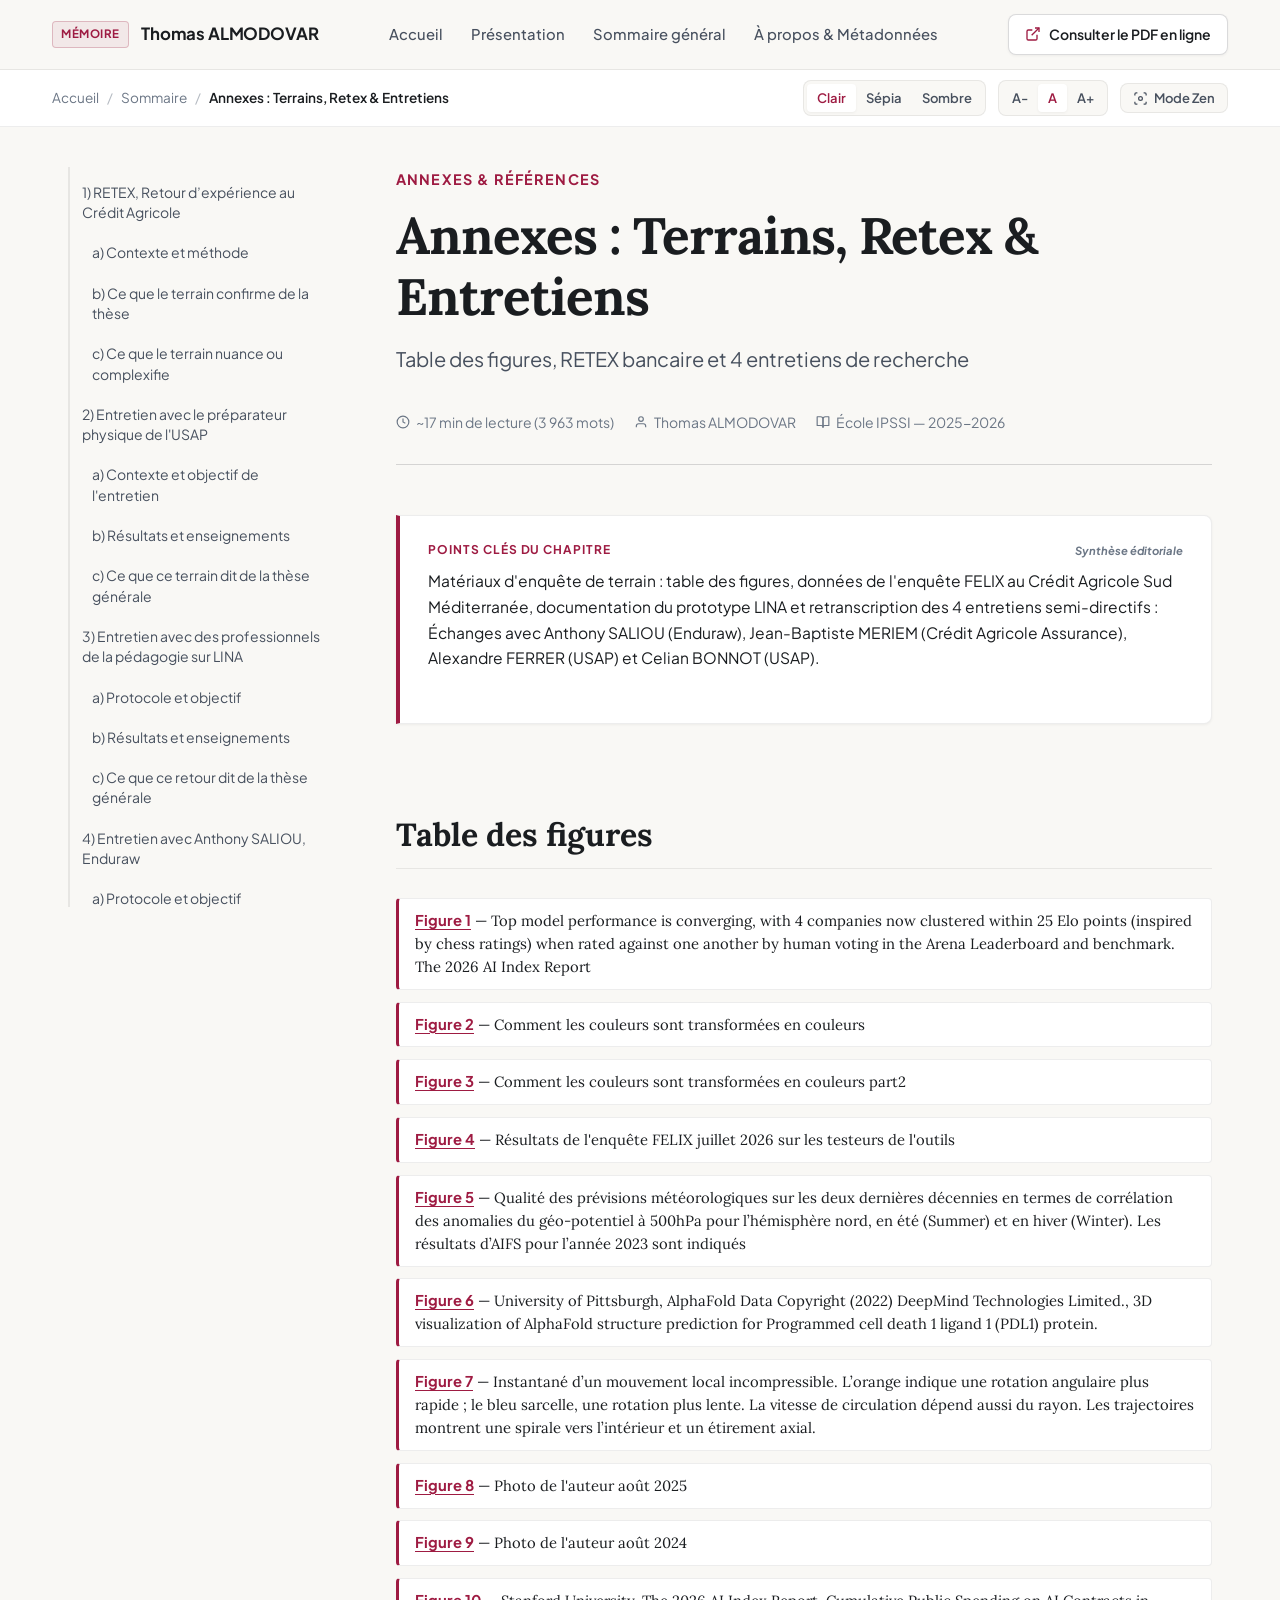
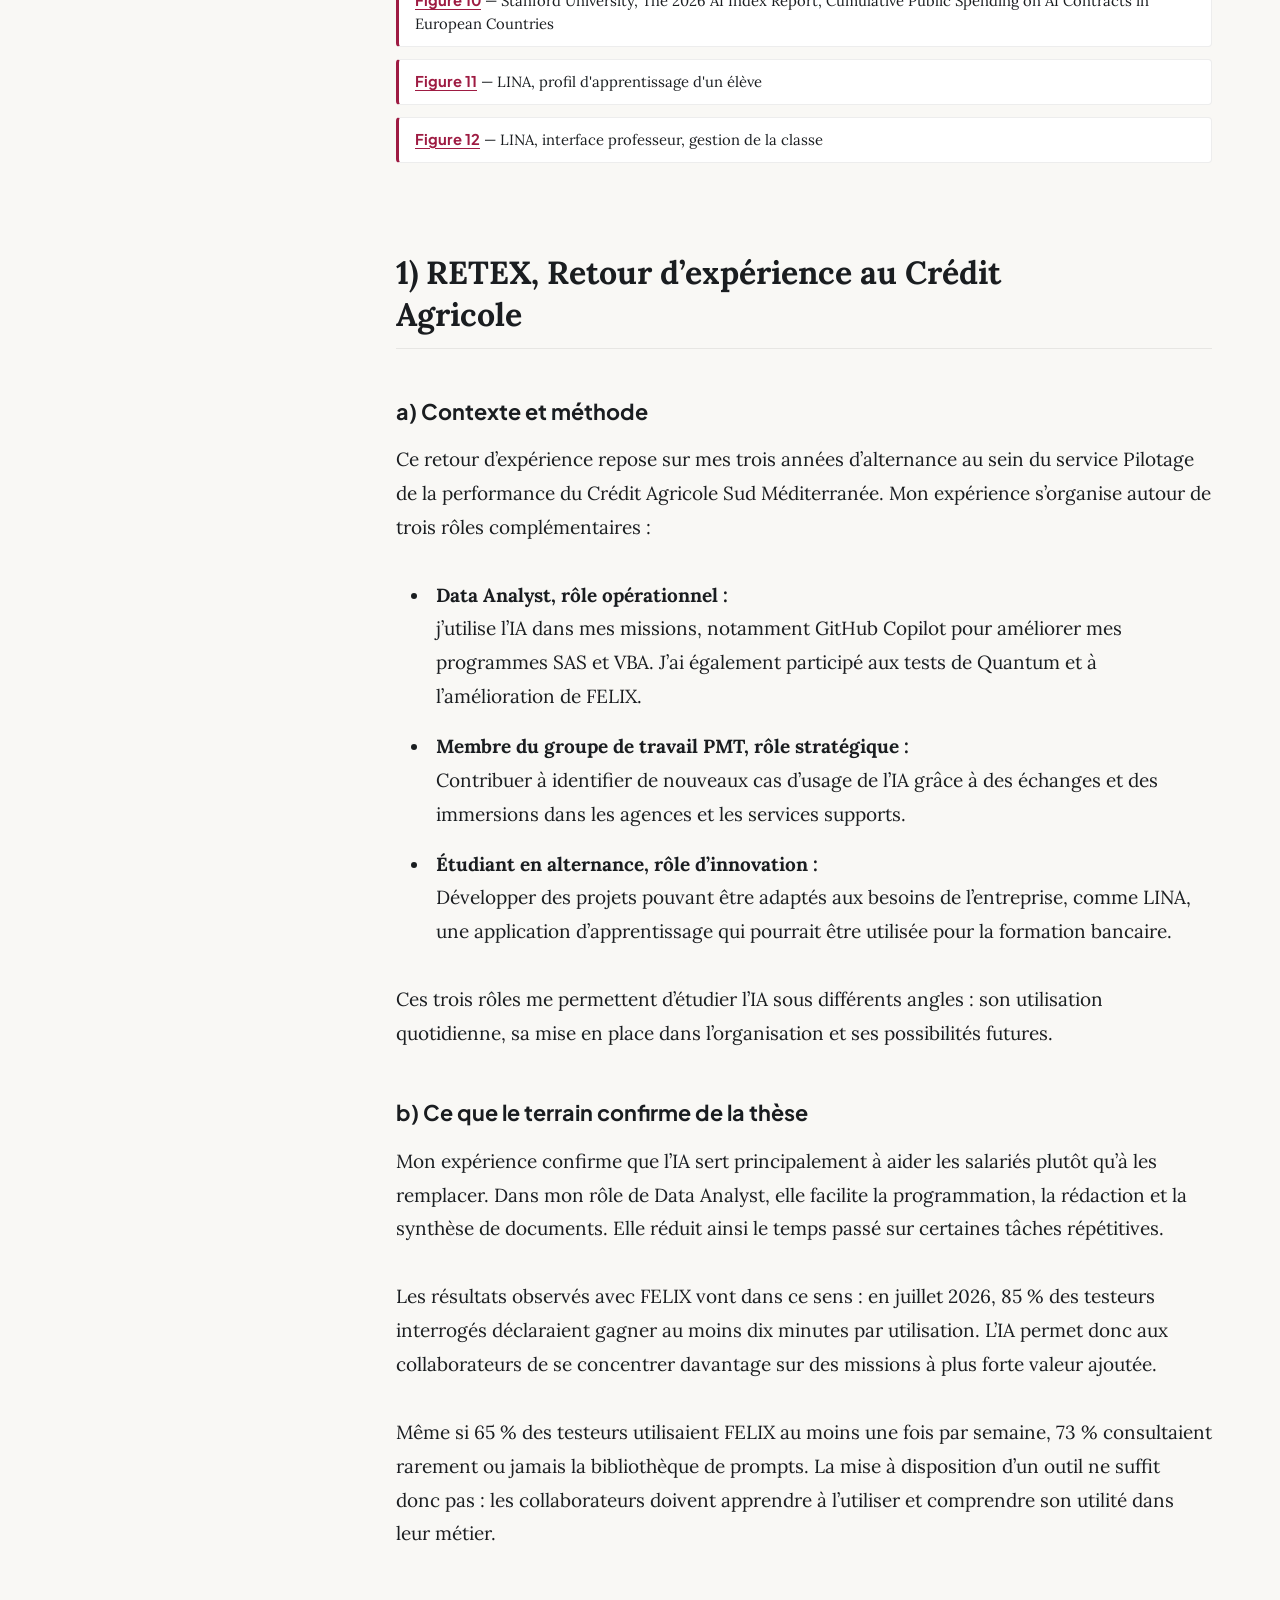
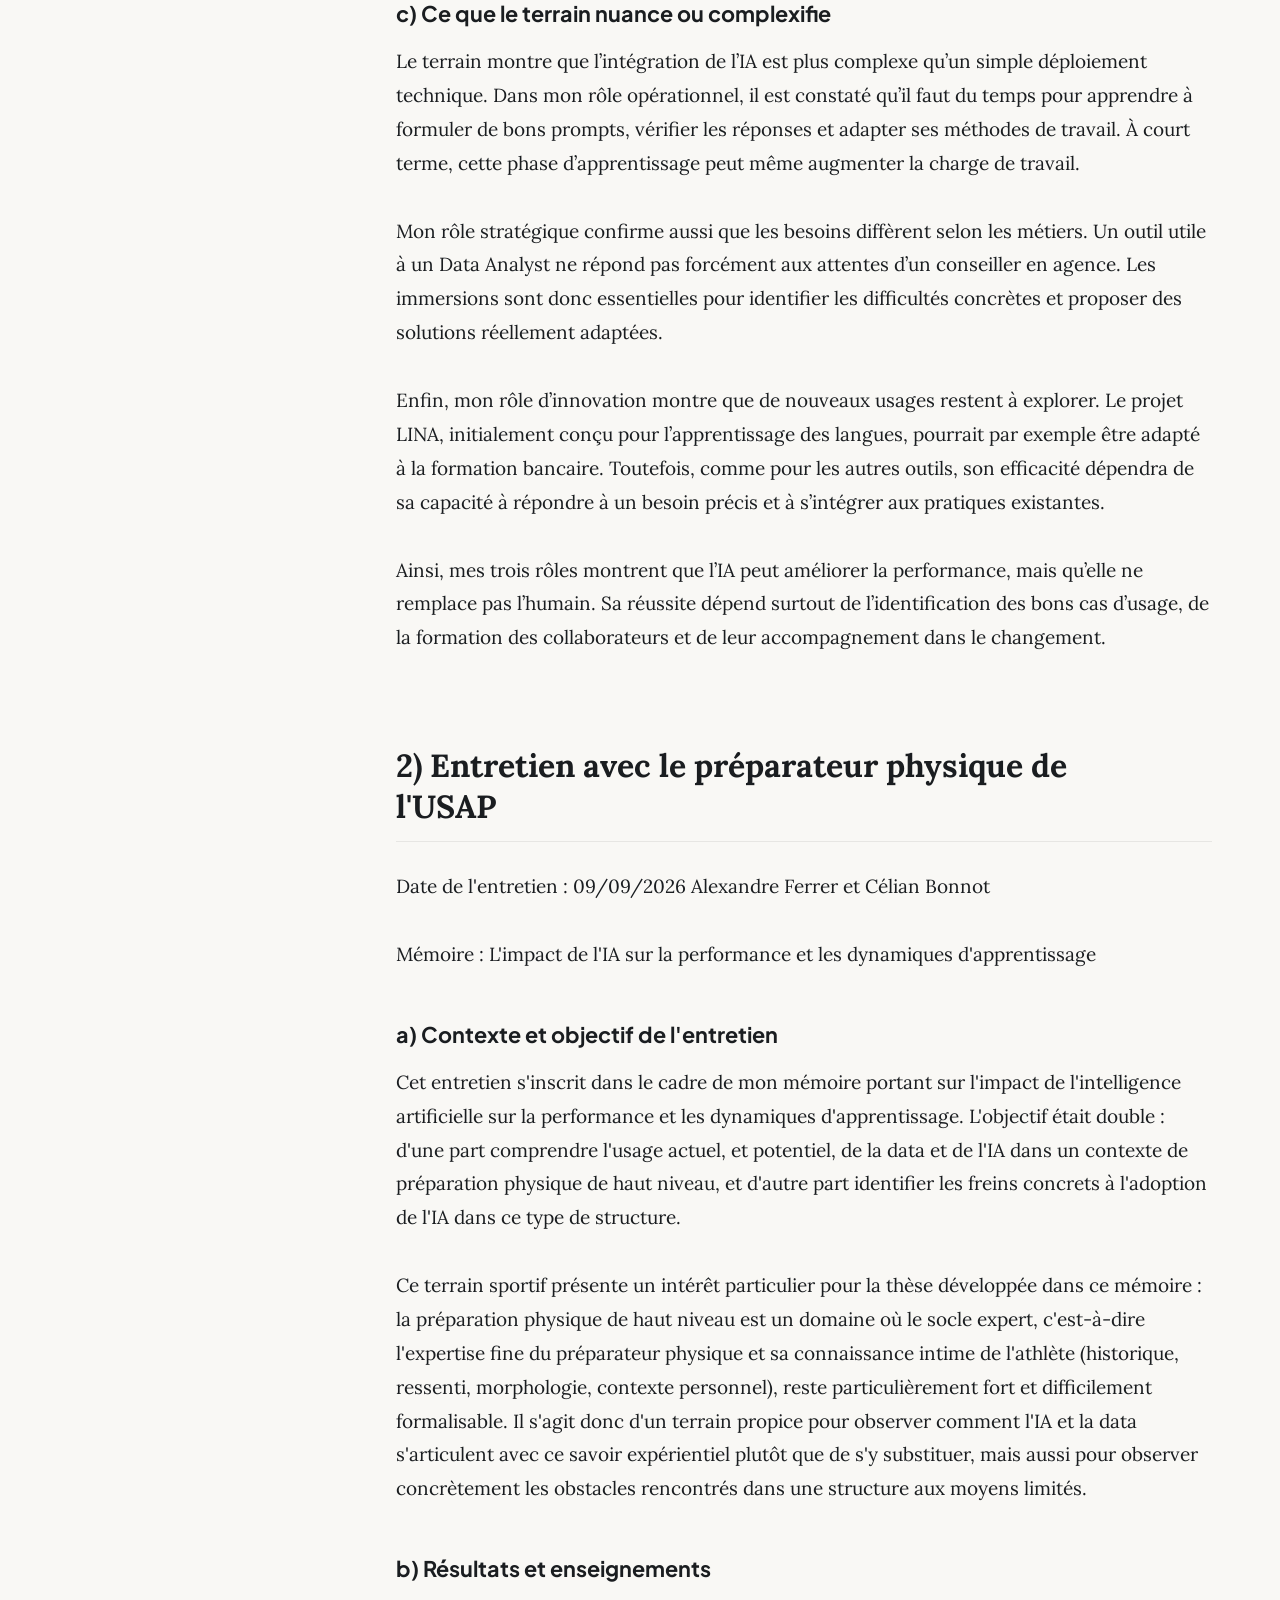
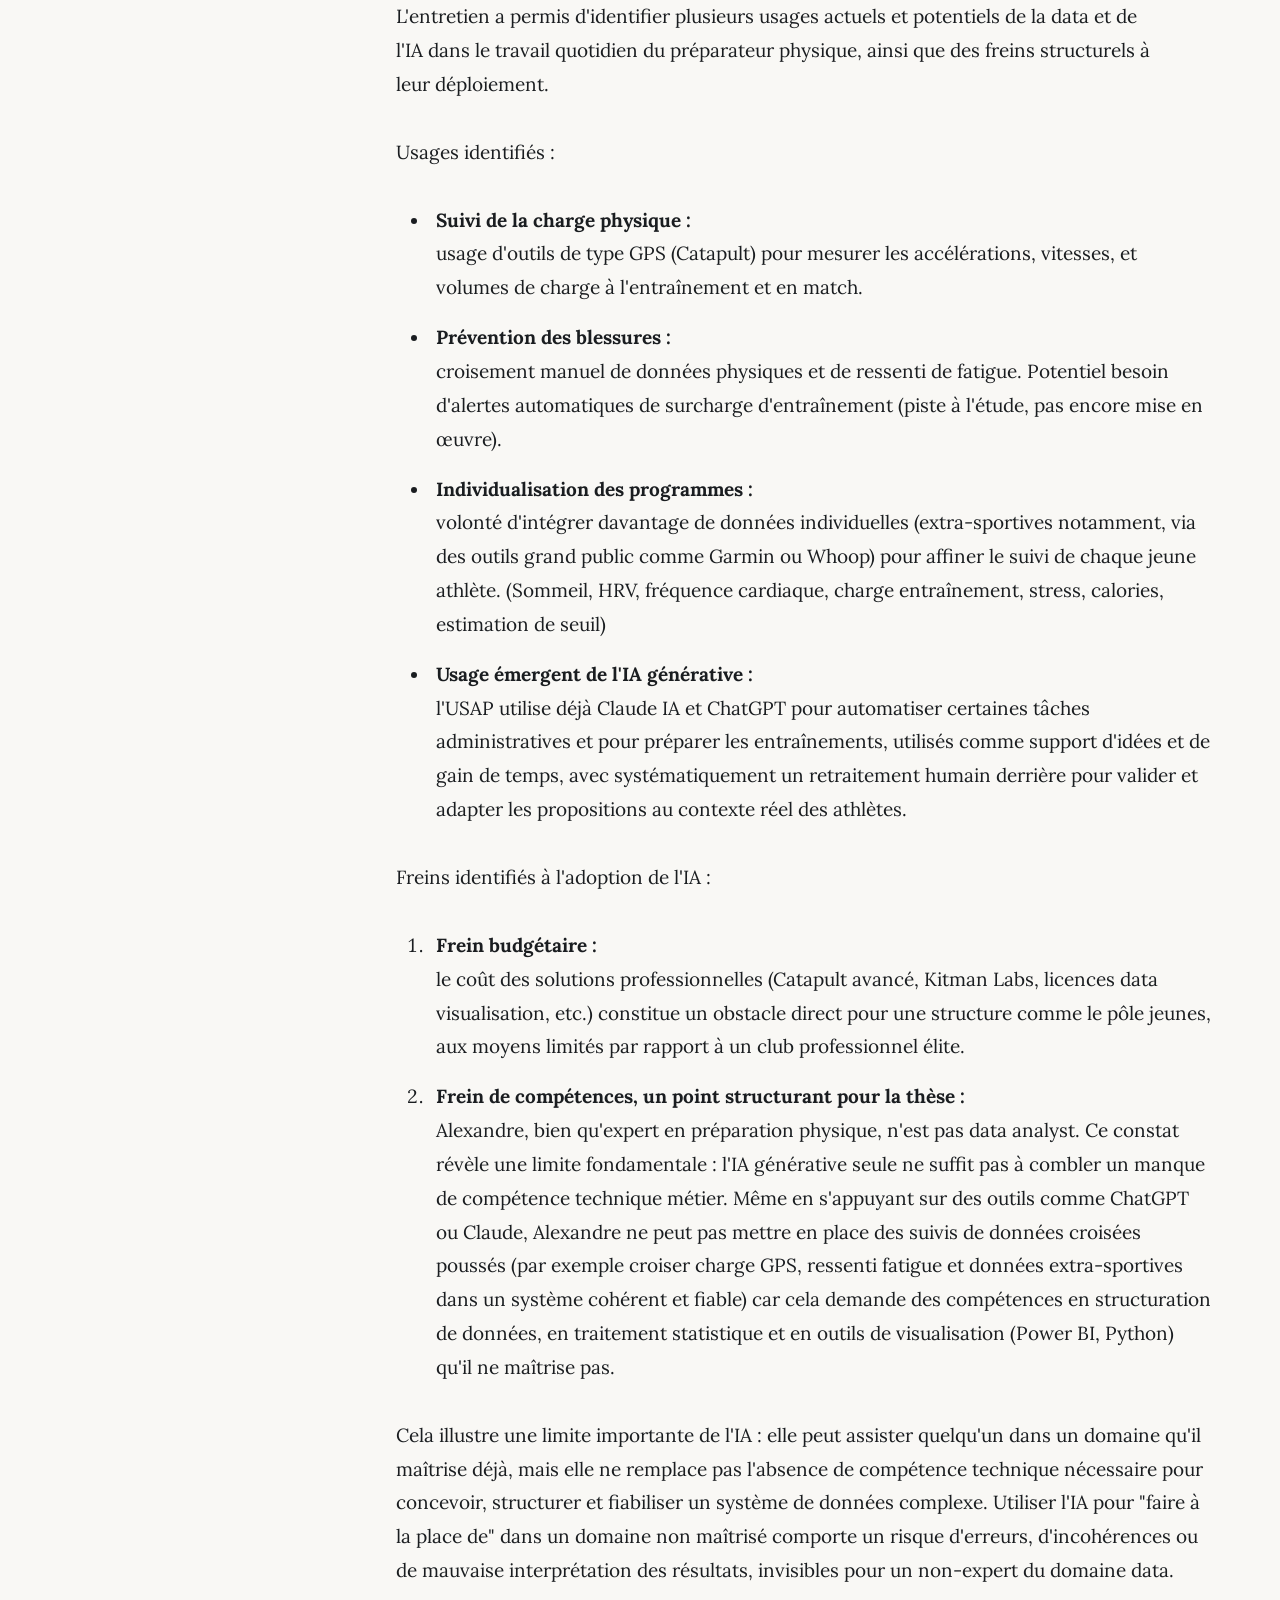
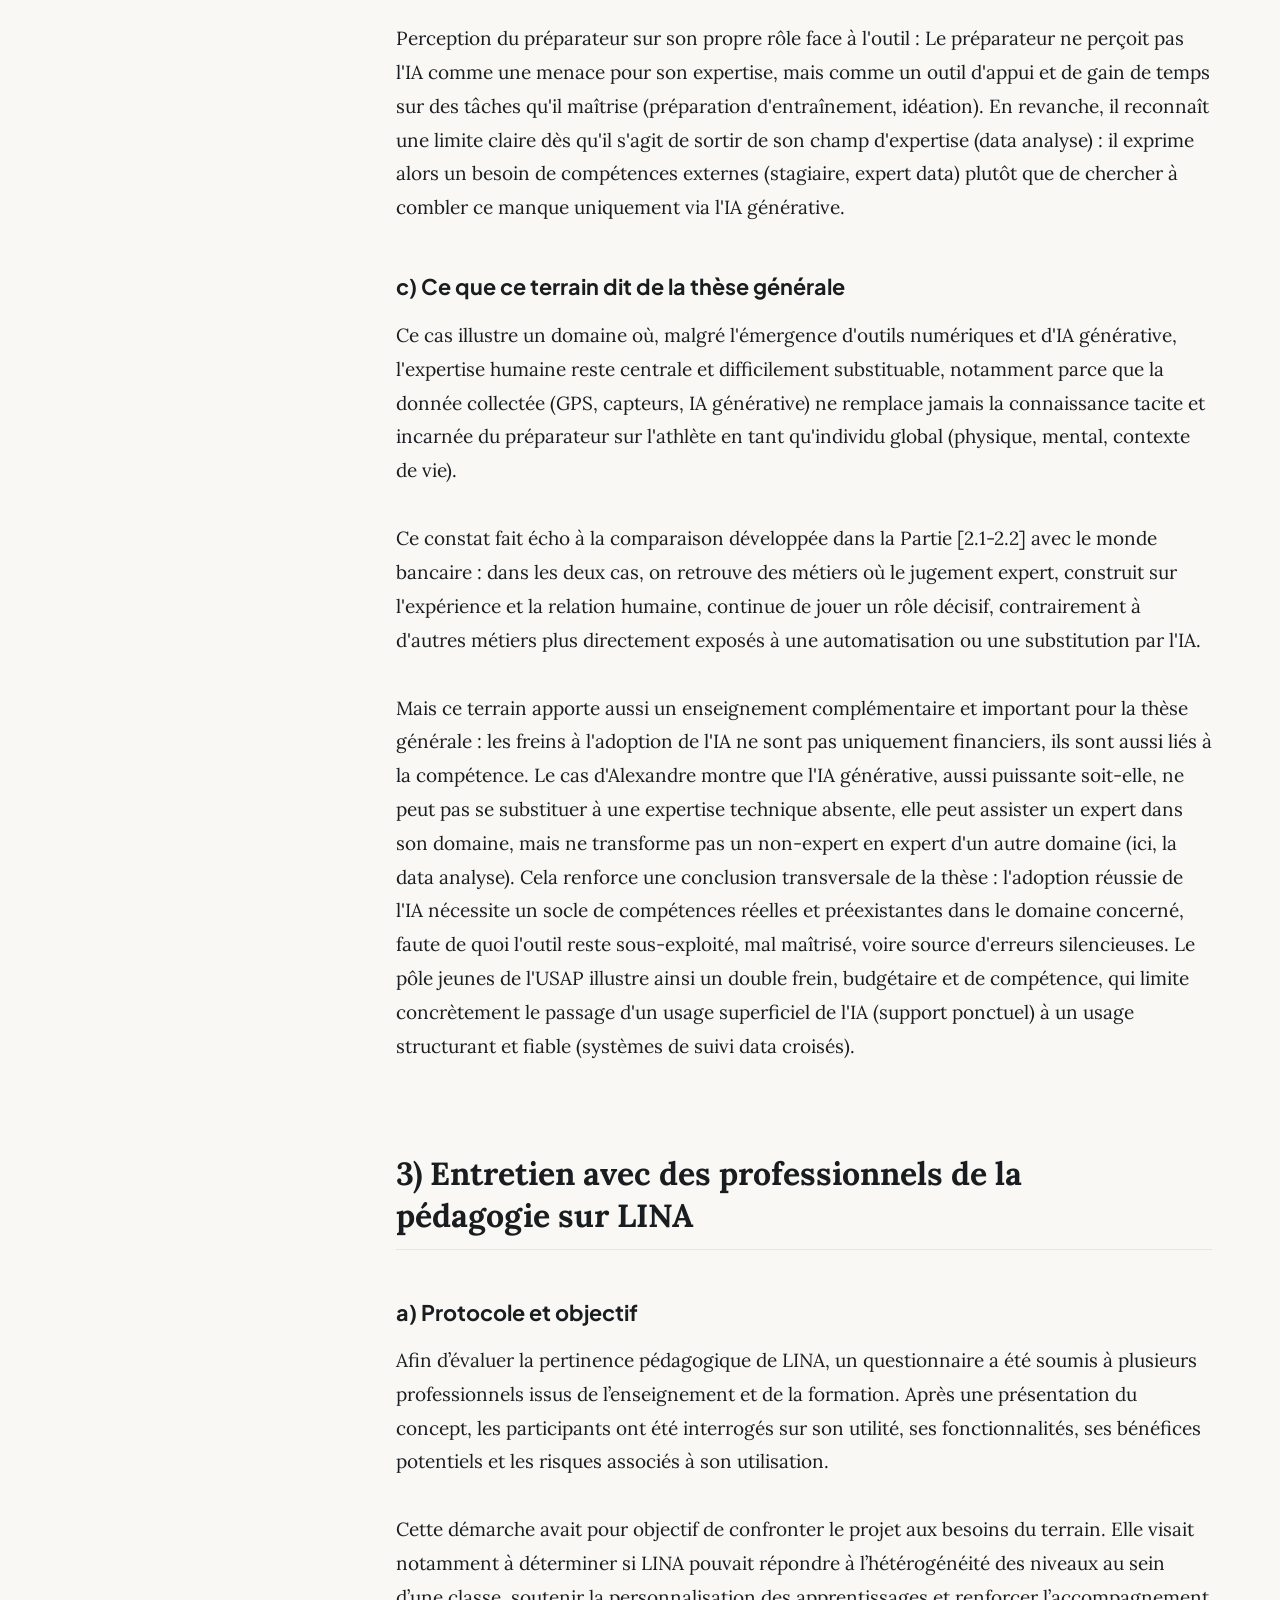
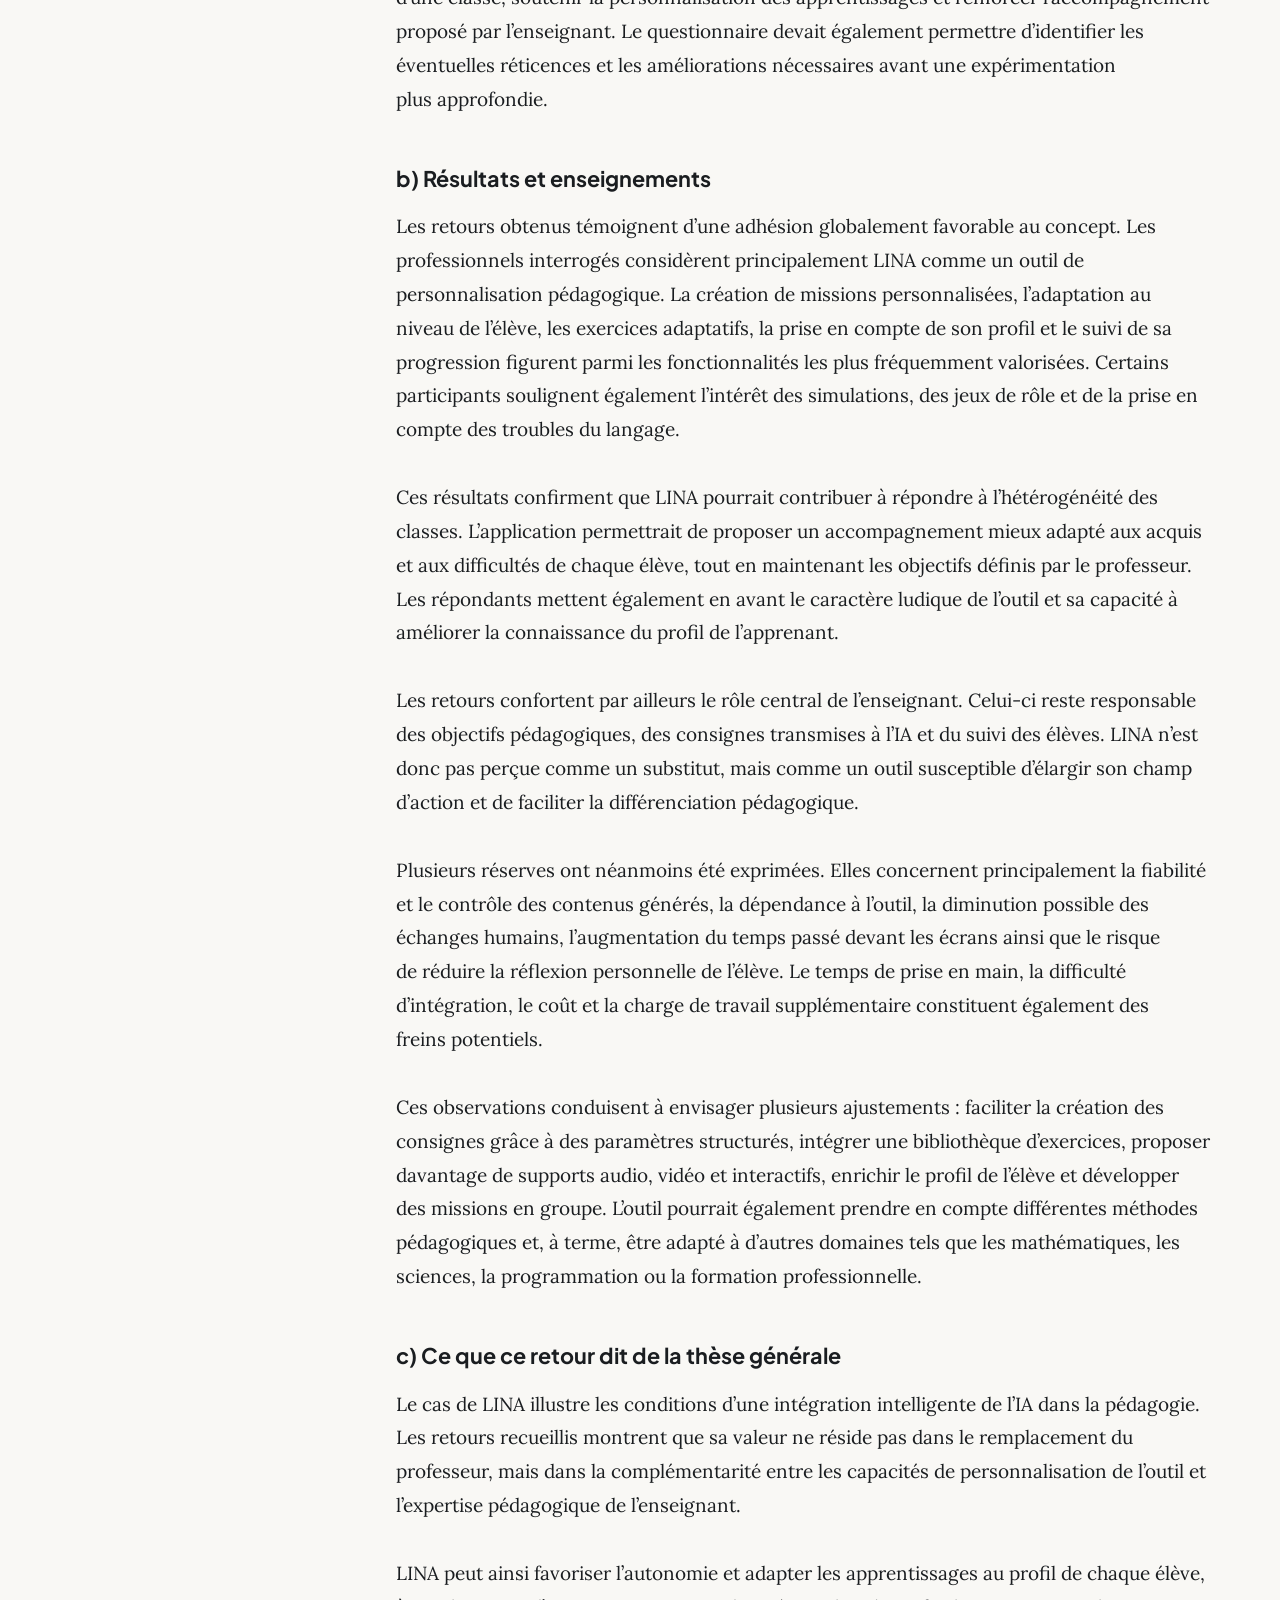
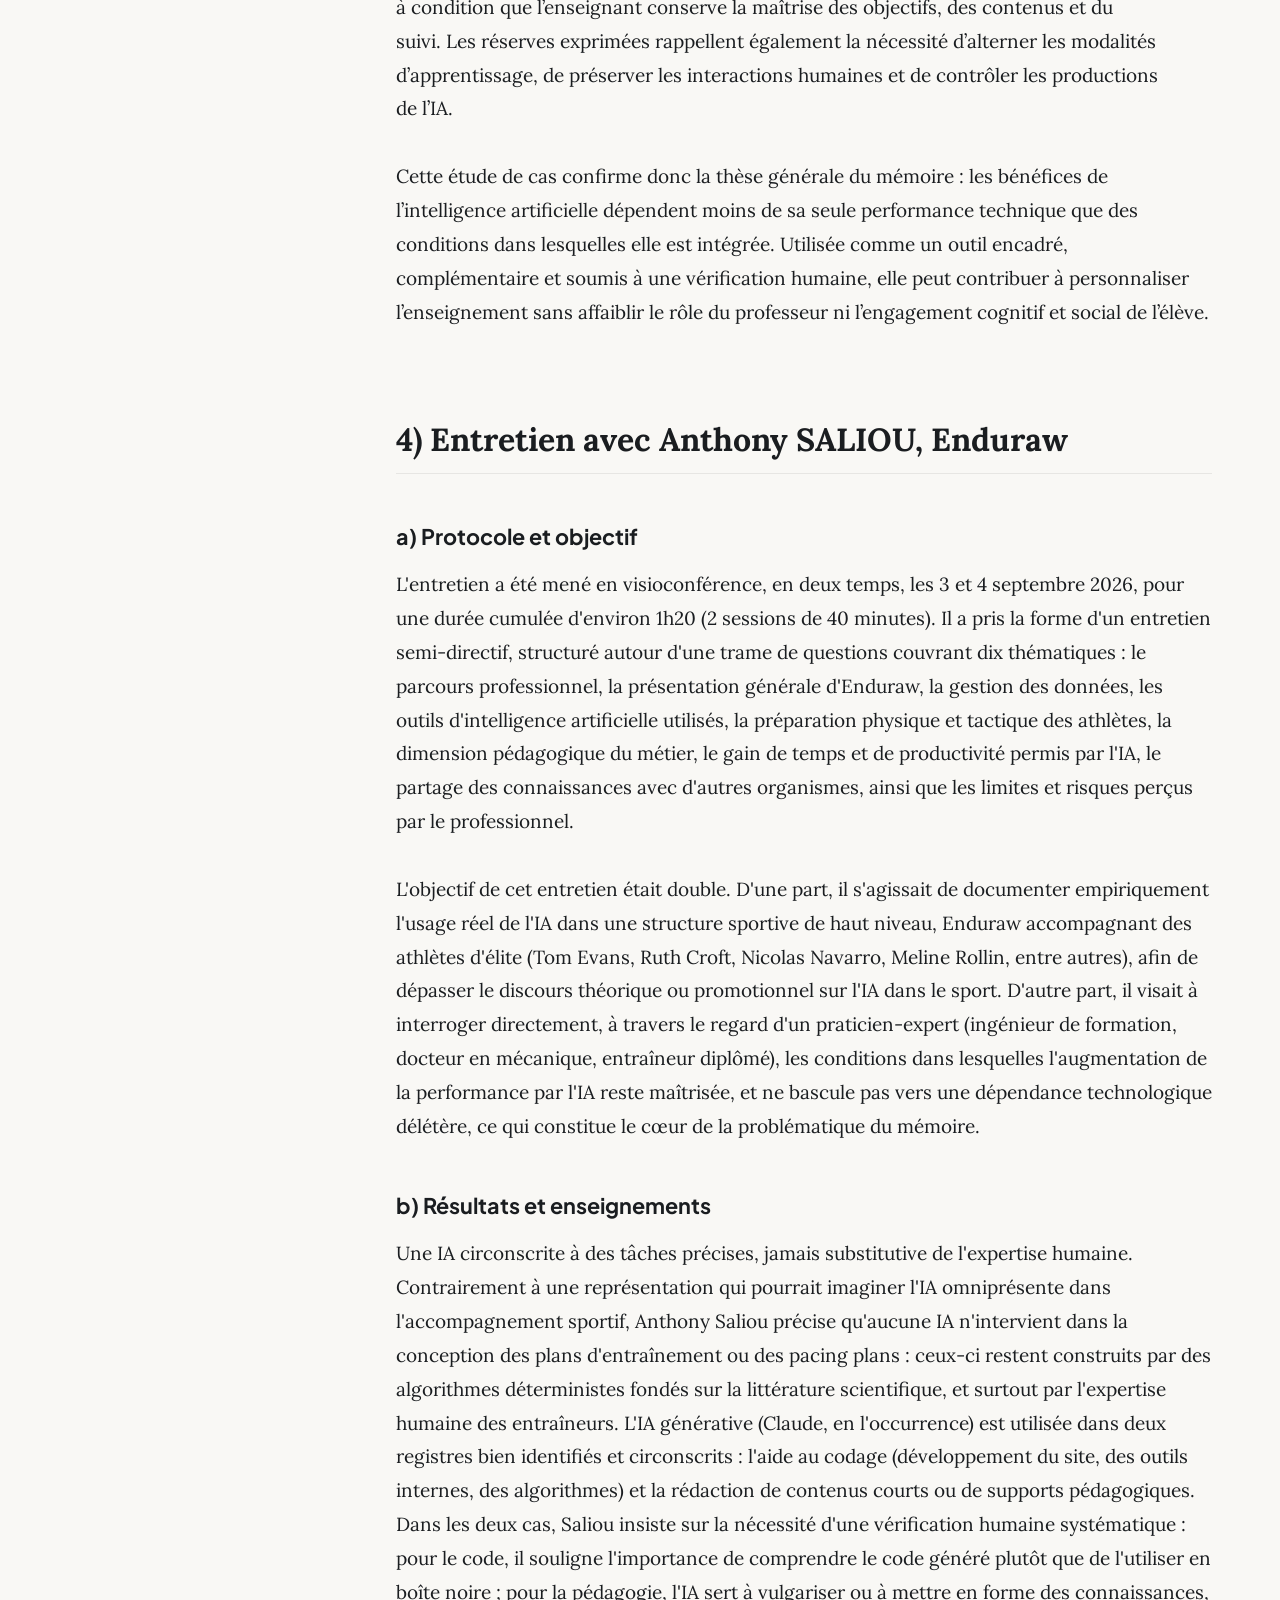
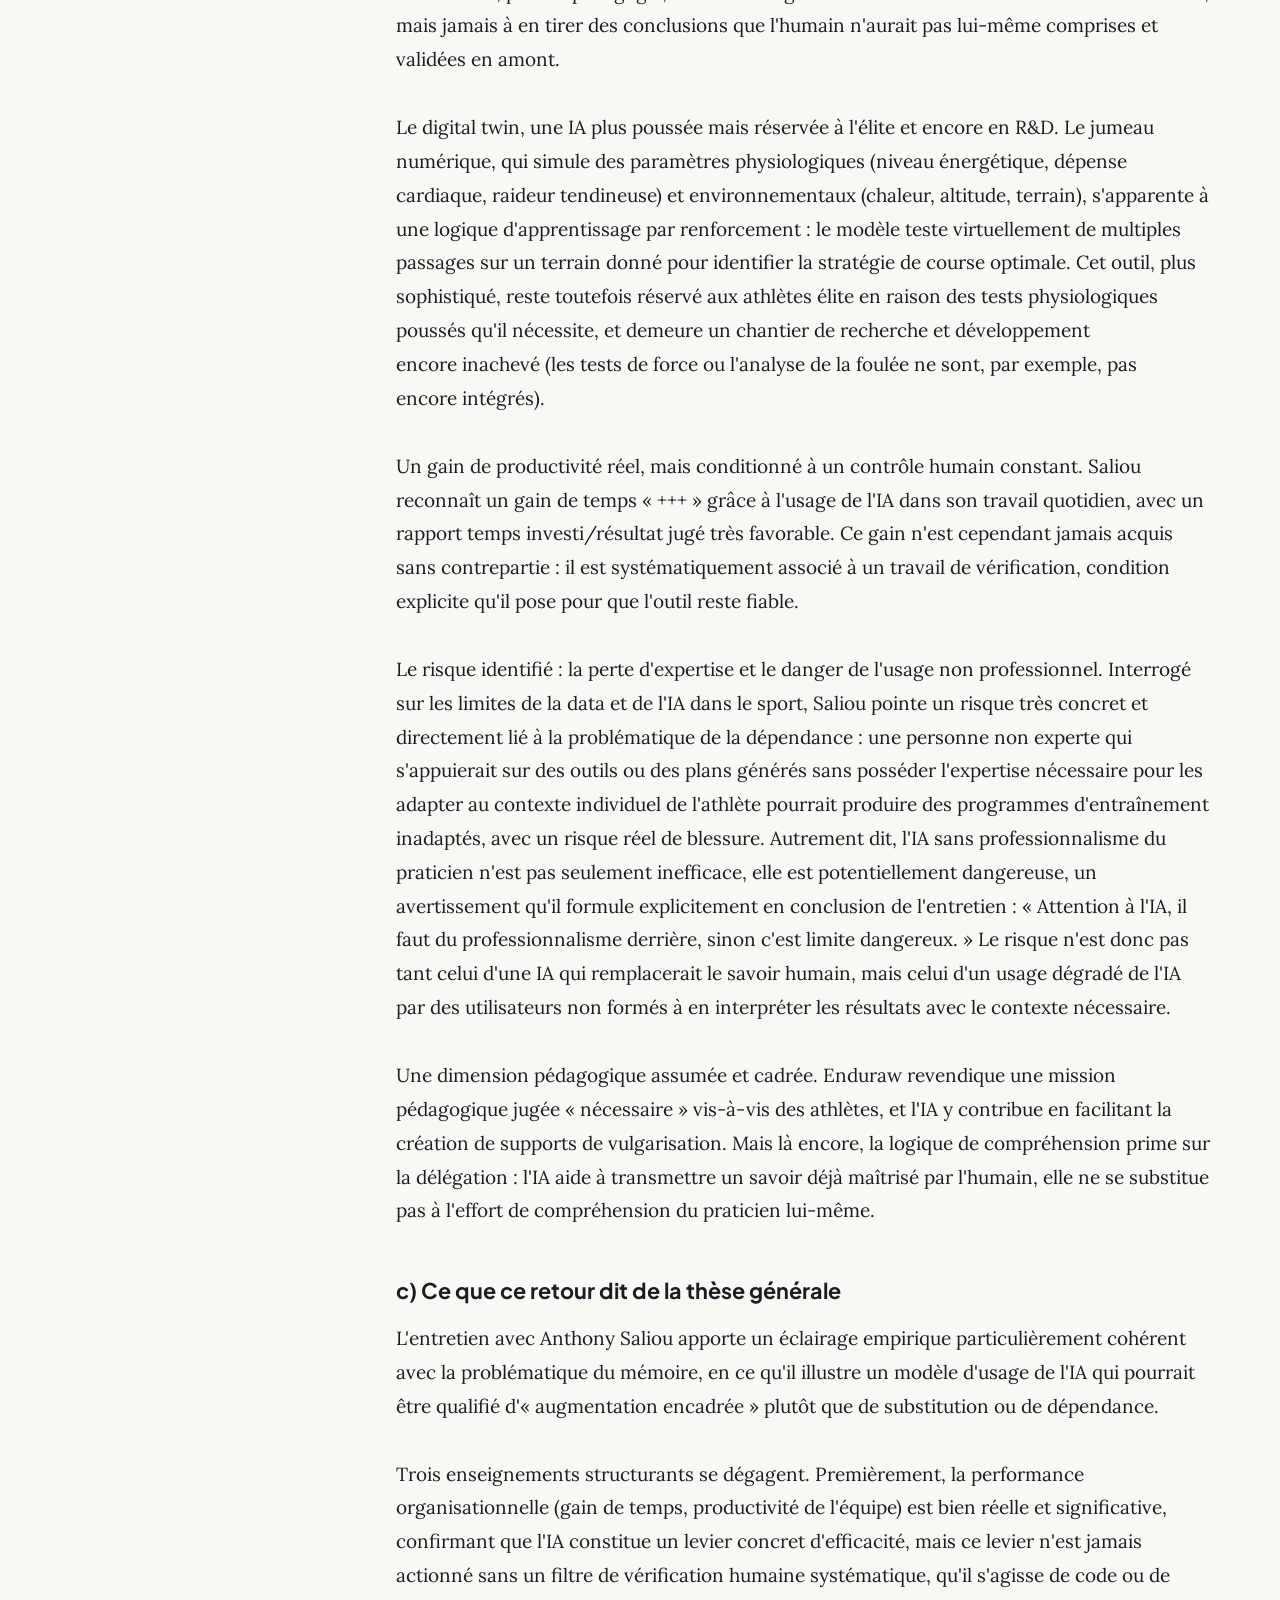
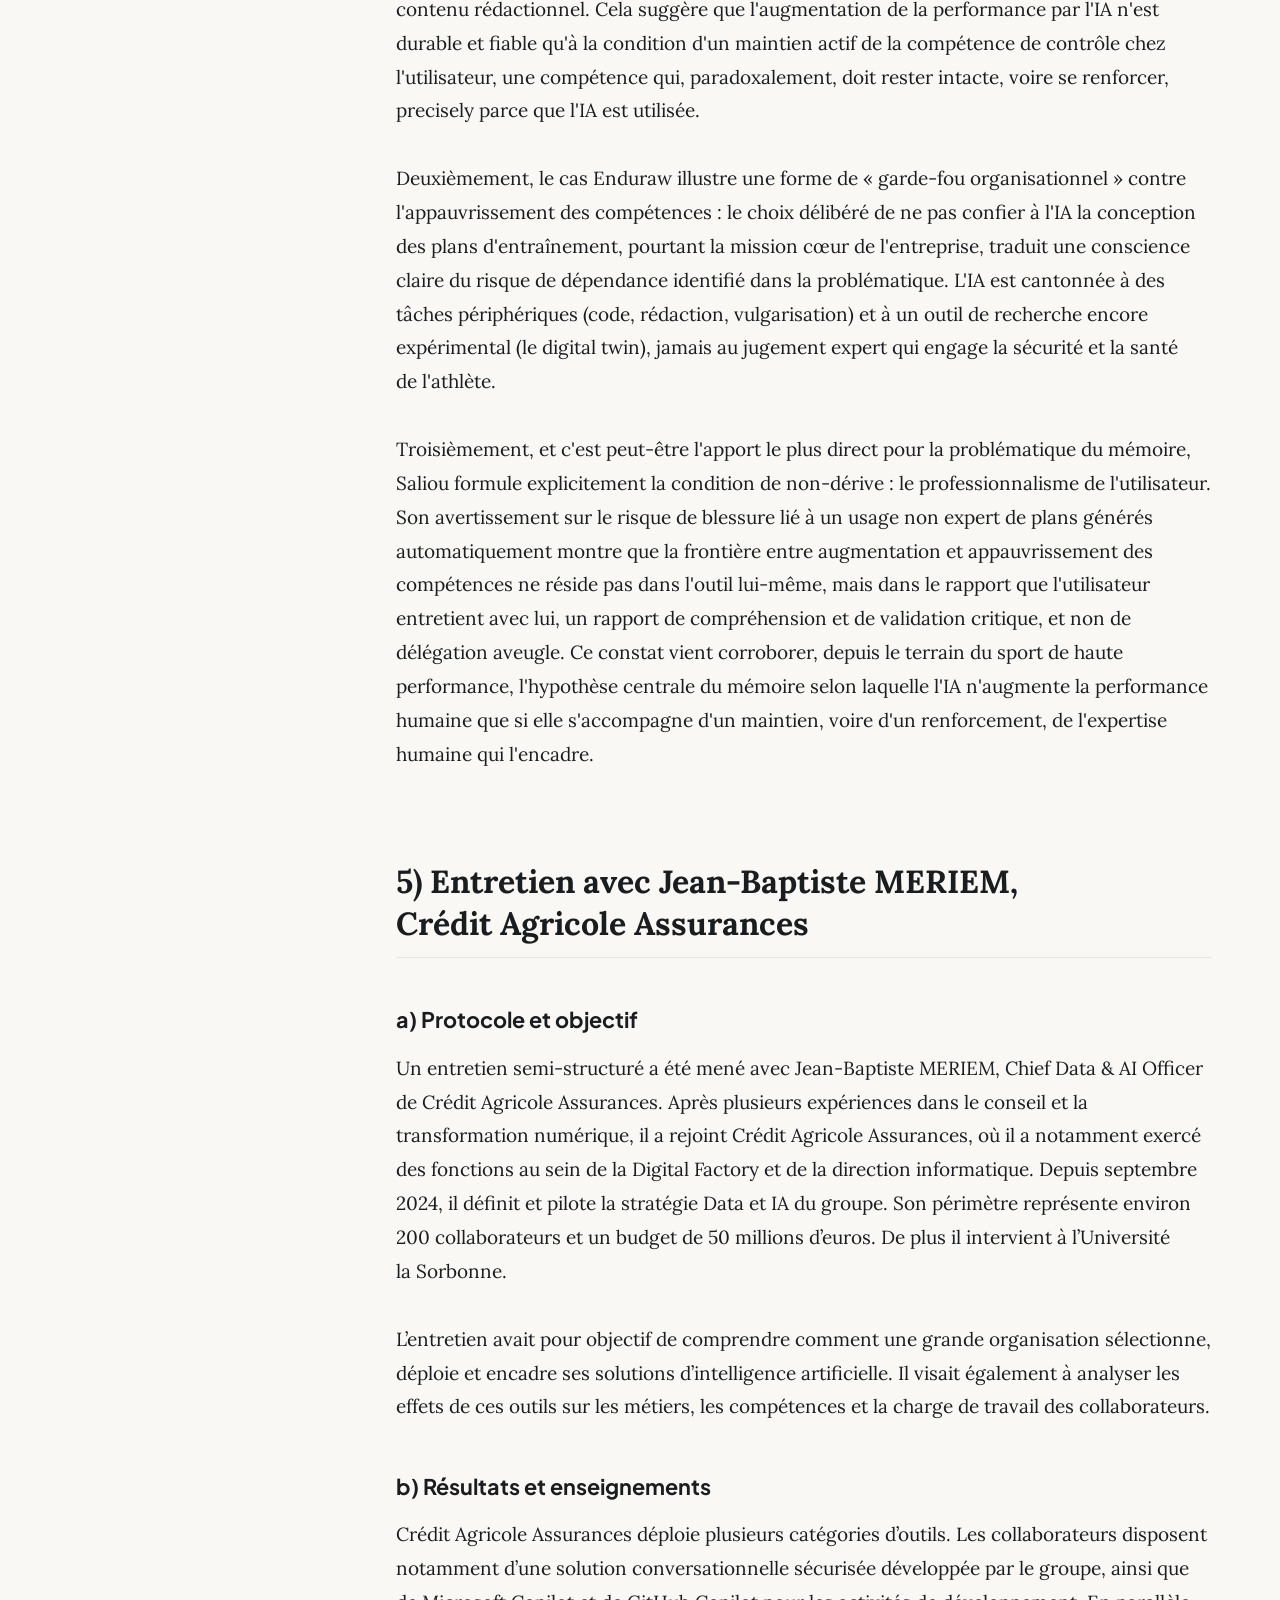
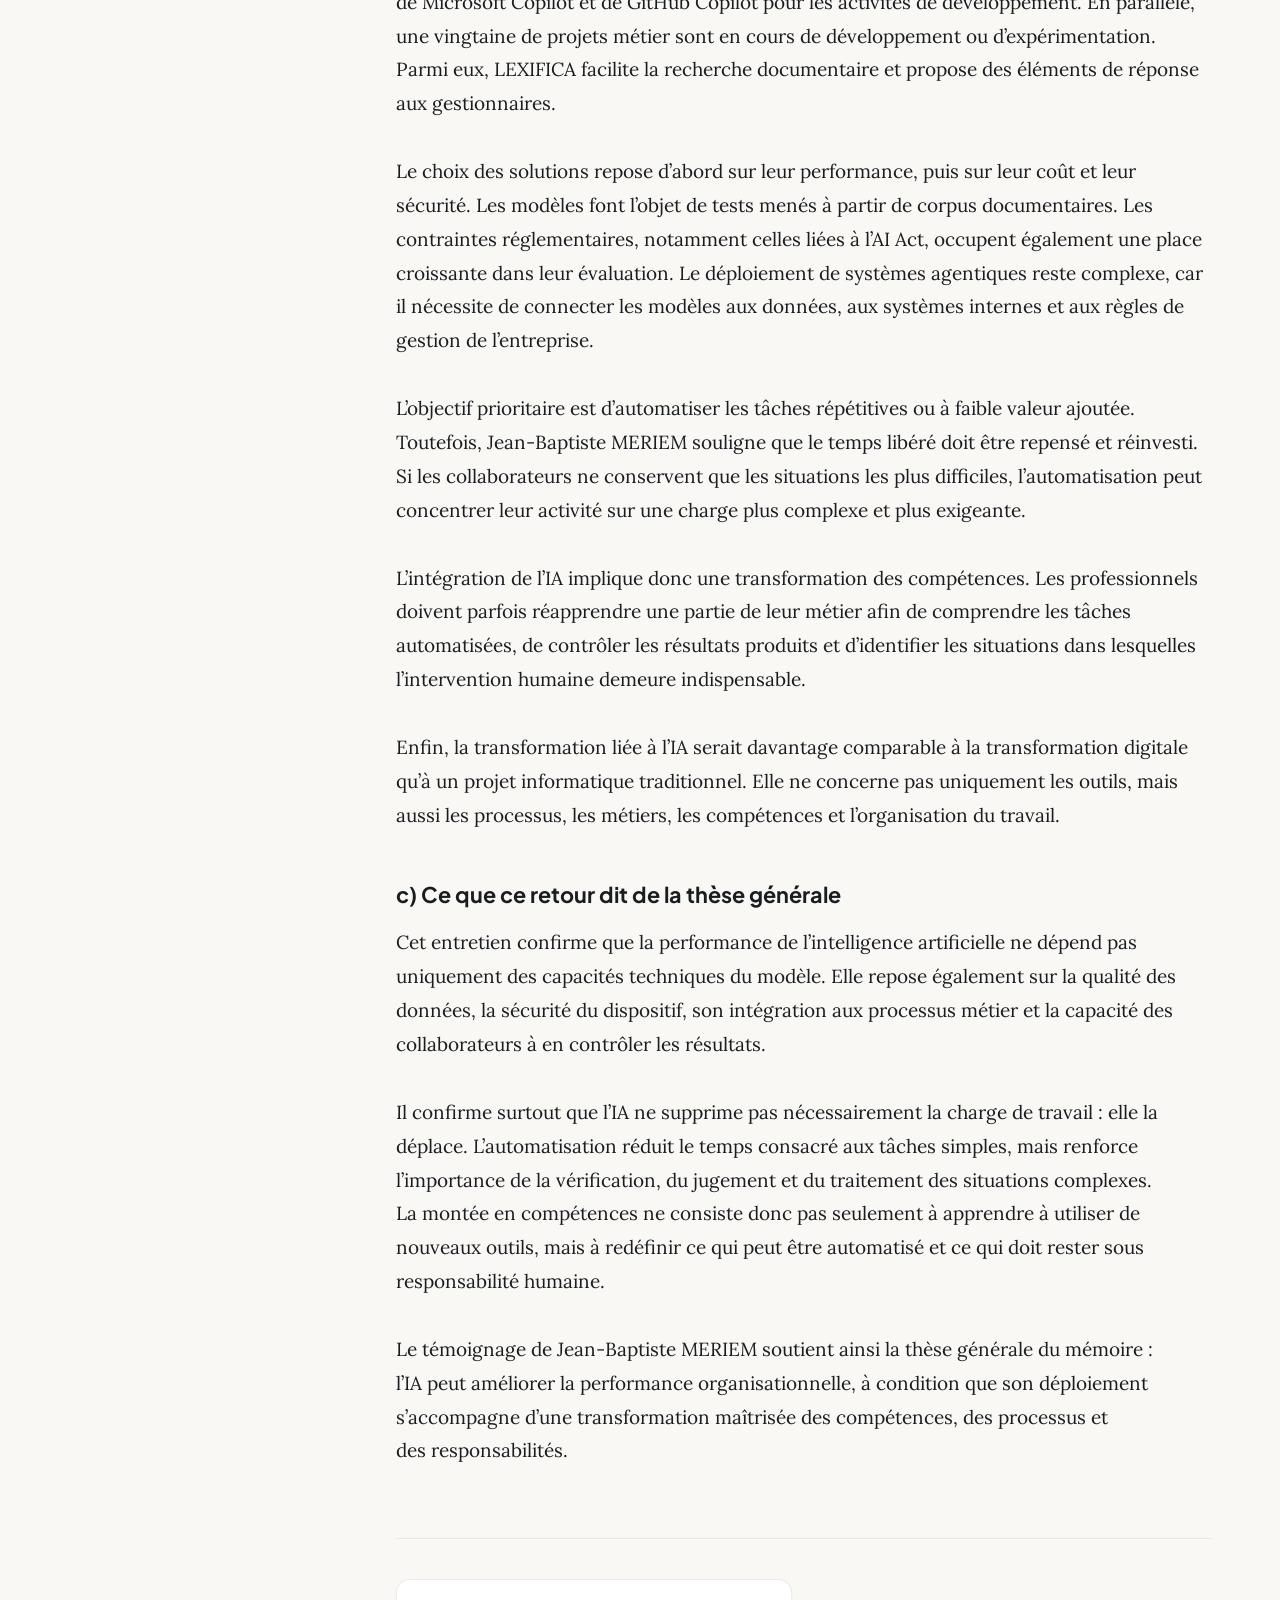
<file: lecture/annexes.html>
<!DOCTYPE html>
<html lang="fr" data-theme="light" data-text-size="standard">
<head>
  <meta charset="UTF-8">
  <meta name="viewport" content="width=device-width, initial-scale=1.0">
  <title>Annexes : Terrains, Retex &amp; Entretiens | Mémoire de Thomas ALMODOVAR</title>
  <meta name="description" content="Matériaux d&#x27;enquête de terrain : table des figures, données de l&#x27;enquête FELIX au Crédit Agricole Sud Méditerranée, documentation du prototype LINA et retranscr">
  <meta name="author" content="Thomas ALMODOVAR">
  <meta name="robots" content="index, follow">

  <!-- Open Graph -->
  <meta property="og:title" content="Annexes : Terrains, Retex &amp; Entretiens">
  <meta property="og:description" content="Matériaux d&#x27;enquête de terrain : table des figures, données de l&#x27;enquête FELIX au Crédit Agricole Sud Méditerranée, documentation du prototype LINA et retranscr">
  <meta property="og:type" content="article">
  <meta property="og:locale" content="fr_FR">

  <!-- Styles -->
  <link rel="stylesheet" href="../css/main.css">
  <link rel="stylesheet" href="../css/reader.css">
</head>
<body>
  <!-- Lien d'évitement WCAG -->
  <a href="#main-reading-content" class="skip-link">Passer directement au texte du chapitre</a>

  <!-- En-tête du site -->
  <header class="site-header" role="banner">
    <div class="container site-header-inner">
      <a href="../index.html" class="brand" aria-label="Retour à l'accueil du mémoire">
        <span class="brand-badge">Mémoire</span>
        <span>Thomas ALMODOVAR</span>
      </a>

      <nav class="main-nav" aria-label="Navigation principale">
        <a href="../index.html" class="nav-link">Accueil</a>
        <a href="../index.html#presentation" class="nav-link">Présentation</a>
        <a href="../index.html#sommaire" class="nav-link">Sommaire général</a>
        <a href="../index.html#a-propos" class="nav-link">À propos & Métadonnées</a>
      </nav>

      <div class="header-actions">
        <a href="../assets/pdf/Memoire_ALMODOVAR_Thomas.pdf" target="_blank" class="btn-download-header" title="Consulter le mémoire complet au format PDF dans un nouvel onglet">
          <svg xmlns="http://www.w3.org/2000/svg" viewBox="0 0 24 24" fill="none" stroke="currentColor" stroke-width="2"><path d="M18 13v6a2 2 0 0 1-2 2H5a2 2 0 0 1-2-2V8a2 2 0 0 1 2-2h6"/><polyline points="15 3 21 3 21 9"/><line x1="10" y1="14" x2="21" y2="3"/></svg>
          <span>Consulter le PDF en ligne</span>
        </a>
        <button class="menu-toggle" type="button" aria-expanded="false" aria-label="Ouvrir le menu de navigation">
          <span></span><span></span><span></span>
        </button>
      </div>
    </div>
    <!-- Progression de lecture -->
    <div class="reading-progress-track" aria-hidden="true">
      <div class="reading-progress-bar"></div>
    </div>
  </header>

  <!-- Barre d'outils de lecture (fil d'ariane & réglages) -->
  <aside class="reader-toolbar" aria-label="Commandes de confort de lecture">
    <div class="container reader-toolbar-inner">
      <div class="reader-toolbar-left">
        <nav class="breadcrumb" aria-label="Fil d'Ariane">
          <a href="../index.html">Accueil</a>
          <span class="breadcrumb-separator">/</span>
          <a href="../index.html#sommaire">Sommaire</a>
          <span class="breadcrumb-separator">/</span>
          <span class="breadcrumb-current" aria-current="page">Annexes : Terrains, Retex &amp; Entretiens</span>
        </nav>
      </div>

      <div class="reader-controls">
        <button type="button" class="btn-toc-toggle" id="btnMobileToc" aria-expanded="false" aria-label="Afficher le sommaire de la partie">
          <svg xmlns="http://www.w3.org/2000/svg" width="14" height="14" viewBox="0 0 24 24" fill="none" stroke="currentColor" stroke-width="2"><line x1="3" y1="12" x2="21" y2="12"/><line x1="3" y1="6" x2="21" y2="6"/><line x1="3" y1="18" x2="21" y2="18"/></svg>
          <span>Sommaire</span>
        </button>

        <!-- Sélecteur de Thème -->
        <div class="control-group" role="group" aria-label="Sélection du thème de lecture">
          <button type="button" class="control-btn active" data-set-theme="light" aria-pressed="true" title="Thème clair ivoire">Clair</button>
          <button type="button" class="control-btn" data-set-theme="sepia" aria-pressed="false" title="Thème sépia ambré">Sépia</button>
          <button type="button" class="control-btn" data-set-theme="dark" aria-pressed="false" title="Thème sombre onyx">Sombre</button>
        </div>

        <!-- Sélecteur de Taille de police -->
        <div class="control-group" role="group" aria-label="Taille de typographie">
          <button type="button" class="control-btn" data-set-size="small" aria-pressed="false" title="Petite taille (17px)">A-</button>
          <button type="button" class="control-btn active" data-set-size="standard" aria-pressed="true" title="Taille standard (19px)">A</button>
          <button type="button" class="control-btn" data-set-size="large" aria-pressed="false" title="Grande taille (21px)">A+</button>
        </div>

        <!-- Mode concentration -->
        <button type="button" class="btn-zen-mode" id="btnZenMode" aria-pressed="false" title="Activer le mode concentration sans distraction (Touche Z)">
          <svg xmlns="http://www.w3.org/2000/svg" viewBox="0 0 24 24" fill="none" stroke="currentColor" stroke-width="2"><circle cx="12" cy="12" r="3"/><path d="M3 7V5a2 2 0 0 1 2-2h2"/><path d="M17 3h2a2 2 0 0 1 2 2v2"/><path d="M21 17v2a2 2 0 0 1-2 2h-2"/><path d="M7 21H5a2 2 0 0 1-2-2v-2"/></svg>
          <span class="zen-label">Mode Zen</span>
        </button>
      </div>
    </div>
  </aside>

  <!-- Disposition principale de lecture -->
  <div class="reader-layout">
    <!-- Sommaire latéral fixe/sticky -->
    <nav class="reader-sidebar" aria-label="Sommaire de la partie">
      <div class="reader-sidebar-title">Plan de cette partie</div>
      <ul class="chapter-toc-list">
        <li class="chapter-toc-item"><a href="#ann-figures" class="chapter-toc-link">Table des figures</a></li>
<li class="chapter-toc-item"><a href="#ann-retex" class="chapter-toc-link">1) RETEX, Retour d’expérience au Crédit Agricole</a></li>
<li class="chapter-toc-item" style="padding-left: 10px;"><a href="#ann-retex-a" class="chapter-toc-link">a) Contexte et méthode</a></li>
<li class="chapter-toc-item" style="padding-left: 10px;"><a href="#ann-retex-b" class="chapter-toc-link">b) Ce que le terrain confirme de la thèse</a></li>
<li class="chapter-toc-item" style="padding-left: 10px;"><a href="#ann-retex-c" class="chapter-toc-link">c) Ce que le terrain nuance ou complexifie</a></li>
<li class="chapter-toc-item"><a href="#ann-usap" class="chapter-toc-link">2) Entretien avec le préparateur physique de l&#x27;USAP</a></li>
<li class="chapter-toc-item" style="padding-left: 10px;"><a href="#ann-usap-a" class="chapter-toc-link">a) Contexte et objectif de l&#x27;entretien</a></li>
<li class="chapter-toc-item" style="padding-left: 10px;"><a href="#ann-usap-b" class="chapter-toc-link">b) Résultats et enseignements</a></li>
<li class="chapter-toc-item" style="padding-left: 10px;"><a href="#ann-usap-c" class="chapter-toc-link">c) Ce que ce terrain dit de la thèse générale</a></li>
<li class="chapter-toc-item"><a href="#ann-pedago" class="chapter-toc-link">3) Entretien avec des professionnels de la pédagogie sur LINA</a></li>
<li class="chapter-toc-item" style="padding-left: 10px;"><a href="#ann-pedago-a" class="chapter-toc-link">a) Protocole et objectif</a></li>
<li class="chapter-toc-item" style="padding-left: 10px;"><a href="#ann-pedago-b" class="chapter-toc-link">b) Résultats et enseignements</a></li>
<li class="chapter-toc-item" style="padding-left: 10px;"><a href="#ann-pedago-c" class="chapter-toc-link">c) Ce que ce retour dit de la thèse générale</a></li>
<li class="chapter-toc-item"><a href="#ann-enduraw" class="chapter-toc-link">4) Entretien avec Anthony SALIOU, Enduraw</a></li>
<li class="chapter-toc-item" style="padding-left: 10px;"><a href="#ann-enduraw-a" class="chapter-toc-link">a) Protocole et objectif</a></li>
<li class="chapter-toc-item" style="padding-left: 10px;"><a href="#ann-enduraw-b" class="chapter-toc-link">b) Résultats et enseignements</a></li>
<li class="chapter-toc-item" style="padding-left: 10px;"><a href="#ann-enduraw-c" class="chapter-toc-link">c) Ce que ce retour dit de la thèse générale</a></li>
<li class="chapter-toc-item"><a href="#ann-cam" class="chapter-toc-link">5) Entretien avec Jean-Baptiste MERIEM, Crédit Agricole Assurances</a></li>
<li class="chapter-toc-item" style="padding-left: 10px;"><a href="#ann-cam-a" class="chapter-toc-link">a) Protocole et objectif</a></li>
<li class="chapter-toc-item" style="padding-left: 10px;"><a href="#ann-cam-b" class="chapter-toc-link">b) Résultats et enseignements</a></li>
<li class="chapter-toc-item" style="padding-left: 10px;"><a href="#ann-cam-c" class="chapter-toc-link">c) Ce que ce retour dit de la thèse générale</a></li>
      </ul>
      <div style="margin-top: 32px; padding-top: 20px; border-top: 1px solid var(--border-subtle);">
        <a href="../assets/pdf/Memoire_ALMODOVAR_Thomas.pdf" target="_blank" class="btn-secondary-outline" style="width: 100%; justify-content: center; font-size: 0.825rem;">
          <svg xmlns="http://www.w3.org/2000/svg" width="14" height="14" viewBox="0 0 24 24" fill="none" stroke="currentColor" stroke-width="2"><path d="M14 2H6a2 2 0 0 0-2 2v16a2 2 0 0 0 2 2h12a2 2 0 0 0 2-2V8z"/><polyline points="14 2 14 8 20 8"/></svg>
          <span>Ouvrir en PDF</span>
        </a>
      </div>
    </nav>

    <!-- Corps de lecture principal -->
    <main id="main-reading-content" class="reader-content" role="main">
      <header class="chapter-header">
        <div class="chapter-part-num">Annexes &amp; Références</div>
        <h1 class="chapter-title">Annexes : Terrains, Retex &amp; Entretiens</h1>
        <p class="chapter-subtitle">Table des figures, RETEX bancaire et 4 entretiens de recherche</p>

        <div class="chapter-meta-row">
          <span class="chapter-meta-pill">
            <svg xmlns="http://www.w3.org/2000/svg" width="14" height="14" viewBox="0 0 24 24" fill="none" stroke="currentColor" stroke-width="2"><circle cx="12" cy="12" r="10"/><polyline points="12 6 12 12 16 14"/></svg>
            <span>~17 min de lecture (3 963 mots)</span>
          </span>
          <span class="chapter-meta-pill">
            <svg xmlns="http://www.w3.org/2000/svg" width="14" height="14" viewBox="0 0 24 24" fill="none" stroke="currentColor" stroke-width="2"><path d="M20 21v-2a4 4 0 0 0-4-4H8a4 4 0 0 0-4 4v2"/><circle cx="12" cy="7" r="4"/></svg>
            <span>Thomas ALMODOVAR</span>
          </span>
          <span class="chapter-meta-pill">
            <svg xmlns="http://www.w3.org/2000/svg" width="14" height="14" viewBox="0 0 24 24" fill="none" stroke="currentColor" stroke-width="2" stroke-linecap="round" stroke-linejoin="round"><path d="M2 3h6a4 4 0 0 1 4 4v14a3 3 0 0 0-3-3H2z"/><path d="M22 3h-6a4 4 0 0 0-4 4v14a3 3 0 0 1 3-3h7z"/></svg>
            <span>École IPSSI — 2025-2026</span>
          </span>
        </div>
      </header>

      <!-- Synthèse éditoriale identifiée -->
      <section class="editorial-chapter-summary" aria-label="Synthèse éditoriale de la partie">
        <div class="summary-heading">
          <span>Points clés du chapitre</span>
          <span class="summary-badge">Synthèse éditoriale</span>
        </div>
        <p>Matériaux d&#x27;enquête de terrain : table des figures, données de l&#x27;enquête FELIX au Crédit Agricole Sud Méditerranée, documentation du prototype LINA et retranscription des 4 entretiens semi-directifs : Échanges avec Anthony SALIOU (Enduraw), Jean-Baptiste MERIEM (Crédit Agricole Assurance), Alexandre FERRER (USAP) et Celian BONNOT (USAP).</p>
      </section>

      <!-- Texte intégral du mémoire -->
      <article class="chapter-body-text">
        <h2 id="ann-figures">Table des figures</h2>
<p class="figure-item"><a href="partie-0.html#fig-1"><strong>Figure 1</strong></a> — Top model performance is converging, with 4 companies now clustered within 25 Elo points (inspired by chess ratings) when rated against one another by human voting in the Arena Leaderboard and benchmark. The 2026 AI Index Report</p>
<p class="figure-item"><a href="partie-0.html#fig-2"><strong>Figure 2</strong></a> — Comment les couleurs sont transformées en couleurs</p>
<p class="figure-item"><a href="partie-0.html#fig-3"><strong>Figure 3</strong></a> — Comment les couleurs sont transformées en couleurs part2</p>
<p class="figure-item"><a href="partie-1.html#fig-4"><strong>Figure 4</strong></a> — Résultats de l&#x27;enquête FELIX juillet 2026 sur les testeurs de l&#x27;outils</p>
<p class="figure-item"><a href="partie-1.html#fig-5"><strong>Figure 5</strong></a> — Qualité des prévisions météorologiques sur les deux dernières décennies en termes de corrélation des anomalies du géo-potentiel à 500hPa pour l’hémisphère nord, en été (Summer) et en hiver (Winter). Les résultats d’AIFS pour l’année 2023 sont indiqués</p>
<p class="figure-item"><a href="partie-1.html#fig-6"><strong>Figure 6</strong></a> — University of Pittsburgh, AlphaFold Data Copyright (2022) DeepMind Technologies Limited., 3D visualization of AlphaFold structure prediction for Programmed cell death 1 ligand 1 (PDL1) protein.</p>
<p class="figure-item"><a href="partie-1.html#fig-7"><strong>Figure 7</strong></a> — Instantané d’un mouvement local incompressible. L’orange indique une rotation angulaire plus rapide ; le bleu sarcelle, une rotation plus lente. La vitesse de circulation dépend aussi du rayon. Les trajectoires montrent une spirale vers l’intérieur et un étirement axial.</p>
<p class="figure-item"><a href="partie-2.html#fig-8"><strong>Figure 8</strong></a> — Photo de l&#x27;auteur août 2025</p>
<p class="figure-item"><a href="partie-2.html#fig-9"><strong>Figure 9</strong></a> — Photo de l&#x27;auteur août 2024</p>
<p class="figure-item"><a href="partie-3.html#fig-10"><strong>Figure 10</strong></a> — Stanford University, The 2026 AI Index Report, Cumulative Public Spending on AI Contracts in European Countries</p>
<p class="figure-item"><a href="partie-3.html#fig-11"><strong>Figure 11</strong></a> — LINA, profil d&#x27;apprentissage d&#x27;un élève</p>
<p class="figure-item"><a href="partie-3.html#fig-12"><strong>Figure 12</strong></a> — LINA, interface professeur, gestion de la classe</p>
<h2 id="ann-retex">1) RETEX, Retour d’expérience au Crédit Agricole</h2>
<h3 id="ann-retex-a">a) Contexte et méthode</h3>
<p>Ce retour d’expérience repose sur mes trois années d’alternance au sein du service Pilotage de la performance du Crédit Agricole Sud Méditerranée. Mon expérience s’organise autour de trois rôles complémentaires :</p>
<ul>
  <li><strong>Data Analyst, rôle opérationnel :</strong><br>j’utilise l’IA dans mes missions, notamment GitHub Copilot pour améliorer mes programmes SAS et VBA. J’ai également participé aux tests de Quantum et à l’amélioration de FELIX.</li>
  <li><strong>Membre du groupe de travail PMT, rôle stratégique :</strong><br>Contribuer à identifier de nouveaux cas d’usage de l’IA grâce à des échanges et des immersions dans les agences et les services supports.</li>
  <li><strong>Étudiant en alternance, rôle d’innovation :</strong><br>Développer des projets pouvant être adaptés aux besoins de l’entreprise, comme LINA, une application d’apprentissage qui pourrait être utilisée pour la formation bancaire.</li>
</ul>
<p>Ces trois rôles me permettent d’étudier l’IA sous différents angles : son utilisation quotidienne, sa mise en place dans l’organisation et ses possibilités futures.</p>
<h3 id="ann-retex-b">b) Ce que le terrain confirme de la thèse</h3>
<p>Mon expérience confirme que l’IA sert principalement à aider les salariés plutôt qu’à les remplacer. Dans mon rôle de Data Analyst, elle facilite la programmation, la rédaction et la synthèse de documents. Elle réduit ainsi le temps passé sur certaines tâches répétitives.</p>
<p>Les résultats observés avec FELIX vont dans ce sens : en juillet 2026, 85 % des testeurs interrogés déclaraient gagner au moins dix minutes par utilisation. L’IA permet donc aux collaborateurs de se concentrer davantage sur des missions à plus forte valeur ajoutée.</p>
<p>Même si 65 % des testeurs utilisaient FELIX au moins une fois par semaine, 73 % consultaient rarement ou jamais la bibliothèque de prompts. La mise à disposition d’un outil ne suffit donc pas : les collaborateurs doivent apprendre à l’utiliser et comprendre son utilité dans leur métier.</p>
<h3 id="ann-retex-c">c) Ce que le terrain nuance ou complexifie</h3>
<p>Le terrain montre que l’intégration de l’IA est plus complexe qu’un simple déploiement technique. Dans mon rôle opérationnel, il est constaté qu’il faut du temps pour apprendre à formuler de bons prompts, vérifier les réponses et adapter ses méthodes de travail. À court terme, cette phase d’apprentissage peut même augmenter la charge de travail.</p>
<p>Mon rôle stratégique confirme aussi que les besoins diffèrent selon les métiers. Un outil utile à un Data Analyst ne répond pas forcément aux attentes d’un conseiller en agence. Les immersions sont donc essentielles pour identifier les difficultés concrètes et proposer des solutions réellement adaptées.</p>
<p>Enfin, mon rôle d’innovation montre que de nouveaux usages restent à explorer. Le projet LINA, initialement conçu pour l’apprentissage des langues, pourrait par exemple être adapté à la formation bancaire. Toutefois, comme pour les autres outils, son efficacité dépendra de sa capacité à répondre à un besoin précis et à s’intégrer aux pratiques existantes.</p>
<p>Ainsi, mes trois rôles montrent que l’IA peut améliorer la performance, mais qu’elle ne remplace pas l’humain. Sa réussite dépend surtout de l’identification des bons cas d’usage, de la formation des collaborateurs et de leur accompagnement dans le changement.</p>
<h2 id="ann-usap">2) Entretien avec le préparateur physique de l&#x27;USAP</h2>
<p>Date de l&#x27;entretien : 09/09/2026 Alexandre Ferrer et Célian Bonnot</p>
<p>Mémoire : L&#x27;impact de l&#x27;IA sur la performance et les dynamiques d&#x27;apprentissage</p>
<h3 id="ann-usap-a">a) Contexte et objectif de l&#x27;entretien</h3>
<p>Cet entretien s&#x27;inscrit dans le cadre de mon mémoire portant sur l&#x27;impact de l&#x27;intelligence artificielle sur la performance et les dynamiques d&#x27;apprentissage. L&#x27;objectif était double : d&#x27;une part comprendre l&#x27;usage actuel, et potentiel, de la data et de l&#x27;IA dans un contexte de préparation physique de haut niveau, et d&#x27;autre part identifier les freins concrets à l&#x27;adoption de l&#x27;IA dans ce type de structure.</p>
<p>Ce terrain sportif présente un intérêt particulier pour la thèse développée dans ce mémoire : la préparation physique de haut niveau est un domaine où le socle expert, c&#x27;est-à-dire l&#x27;expertise fine du préparateur physique et sa connaissance intime de l&#x27;athlète (historique, ressenti, morphologie, contexte personnel), reste particulièrement fort et difficilement formalisable. Il s&#x27;agit donc d&#x27;un terrain propice pour observer comment l&#x27;IA et la data s&#x27;articulent avec ce savoir expérientiel plutôt que de s&#x27;y substituer, mais aussi pour observer concrètement les obstacles rencontrés dans une structure aux moyens limités.</p>
<h3 id="ann-usap-b">b) Résultats et enseignements</h3>
<p>L&#x27;entretien a permis d&#x27;identifier plusieurs usages actuels et potentiels de la data et de l&#x27;IA dans le travail quotidien du préparateur physique, ainsi que des freins structurels à leur déploiement.</p>
<p>Usages identifiés :</p>
<ul>
  <li><strong>Suivi de la charge physique :</strong><br>usage d&#x27;outils de type GPS (Catapult) pour mesurer les accélérations, vitesses, et volumes de charge à l&#x27;entraînement et en match.</li>
  <li><strong>Prévention des blessures :</strong><br>croisement manuel de données physiques et de ressenti de fatigue. Potentiel besoin d&#x27;alertes automatiques de surcharge d&#x27;entraînement (piste à l&#x27;étude, pas encore mise en œuvre).</li>
  <li><strong>Individualisation des programmes :</strong><br>volonté d&#x27;intégrer davantage de données individuelles (extra-sportives notamment, via des outils grand public comme Garmin ou Whoop) pour affiner le suivi de chaque jeune athlète. (Sommeil, HRV, fréquence cardiaque, charge entraînement, stress, calories, estimation de seuil)</li>
  <li><strong>Usage émergent de l&#x27;IA générative :</strong><br>l&#x27;USAP utilise déjà Claude IA et ChatGPT pour automatiser certaines tâches administratives et pour préparer les entraînements, utilisés comme support d&#x27;idées et de gain de temps, avec systématiquement un retraitement humain derrière pour valider et adapter les propositions au contexte réel des athlètes.</li>
</ul>
<p>Freins identifiés à l&#x27;adoption de l&#x27;IA :</p>
<ol>
  <li><strong>Frein budgétaire :</strong><br>le coût des solutions professionnelles (Catapult avancé, Kitman Labs, licences data visualisation, etc.) constitue un obstacle direct pour une structure comme le pôle jeunes, aux moyens limités par rapport à un club professionnel élite.</li>
  <li><strong>Frein de compétences, un point structurant pour la thèse :</strong><br>Alexandre, bien qu&#x27;expert en préparation physique, n&#x27;est pas data analyst. Ce constat révèle une limite fondamentale : l&#x27;IA générative seule ne suffit pas à combler un manque de compétence technique métier. Même en s&#x27;appuyant sur des outils comme ChatGPT ou Claude, Alexandre ne peut pas mettre en place des suivis de données croisées poussés (par exemple croiser charge GPS, ressenti fatigue et données extra-sportives dans un système cohérent et fiable) car cela demande des compétences en structuration de données, en traitement statistique et en outils de visualisation (Power BI, Python) qu&#x27;il ne maîtrise pas.</li>
</ol>
<p>Cela illustre une limite importante de l&#x27;IA : elle peut assister quelqu&#x27;un dans un domaine qu&#x27;il maîtrise déjà, mais elle ne remplace pas l&#x27;absence de compétence technique nécessaire pour concevoir, structurer et fiabiliser un système de données complexe. Utiliser l&#x27;IA pour &quot;faire à la place de&quot; dans un domaine non maîtrisé comporte un risque d&#x27;erreurs, d&#x27;incohérences ou de mauvaise interprétation des résultats, invisibles pour un non-expert du domaine data.</p>
<p>Perception du préparateur sur son propre rôle face à l&#x27;outil : Le préparateur ne perçoit pas l&#x27;IA comme une menace pour son expertise, mais comme un outil d&#x27;appui et de gain de temps sur des tâches qu&#x27;il maîtrise (préparation d&#x27;entraînement, idéation). En revanche, il reconnaît une limite claire dès qu&#x27;il s&#x27;agit de sortir de son champ d&#x27;expertise (data analyse) : il exprime alors un besoin de compétences externes (stagiaire, expert data) plutôt que de chercher à combler ce manque uniquement via l&#x27;IA générative.</p>
<h3 id="ann-usap-c">c) Ce que ce terrain dit de la thèse générale</h3>
<p>Ce cas illustre un domaine où, malgré l&#x27;émergence d&#x27;outils numériques et d&#x27;IA générative, l&#x27;expertise humaine reste centrale et difficilement substituable, notamment parce que la donnée collectée (GPS, capteurs, IA générative) ne remplace jamais la connaissance tacite et incarnée du préparateur sur l&#x27;athlète en tant qu&#x27;individu global (physique, mental, contexte de vie).</p>
<p>Ce constat fait écho à la comparaison développée dans la Partie [2.1-2.2] avec le monde bancaire : dans les deux cas, on retrouve des métiers où le jugement expert, construit sur l&#x27;expérience et la relation humaine, continue de jouer un rôle décisif, contrairement à d&#x27;autres métiers plus directement exposés à une automatisation ou une substitution par l&#x27;IA.</p>
<p>Mais ce terrain apporte aussi un enseignement complémentaire et important pour la thèse générale : les freins à l&#x27;adoption de l&#x27;IA ne sont pas uniquement financiers, ils sont aussi liés à la compétence. Le cas d&#x27;Alexandre montre que l&#x27;IA générative, aussi puissante soit-elle, ne peut pas se substituer à une expertise technique absente, elle peut assister un expert dans son domaine, mais ne transforme pas un non-expert en expert d&#x27;un autre domaine (ici, la data analyse). Cela renforce une conclusion transversale de la thèse : l&#x27;adoption réussie de l&#x27;IA nécessite un socle de compétences réelles et préexistantes dans le domaine concerné, faute de quoi l&#x27;outil reste sous-exploité, mal maîtrisé, voire source d&#x27;erreurs silencieuses. Le pôle jeunes de l&#x27;USAP illustre ainsi un double frein, budgétaire et de compétence, qui limite concrètement le passage d&#x27;un usage superficiel de l&#x27;IA (support ponctuel) à un usage structurant et fiable (systèmes de suivi data croisés).</p>
<h2 id="ann-pedago">3) Entretien avec des professionnels de la pédagogie sur LINA</h2>
<h3 id="ann-pedago-a">a) Protocole et objectif</h3>
<p>Afin d’évaluer la pertinence pédagogique de LINA, un questionnaire a été soumis à plusieurs professionnels issus de l’enseignement et de la formation. Après une présentation du concept, les participants ont été interrogés sur son utilité, ses fonctionnalités, ses bénéfices potentiels et les risques associés à son utilisation.</p>
<p>Cette démarche avait pour objectif de confronter le projet aux besoins du terrain. Elle visait notamment à déterminer si LINA pouvait répondre à l’hétérogénéité des niveaux au sein d’une classe, soutenir la personnalisation des apprentissages et renforcer l’accompagnement proposé par l’enseignant. Le questionnaire devait également permettre d’identifier les éventuelles réticences et les améliorations nécessaires avant une expérimentation plus approfondie.</p>
<h3 id="ann-usap-b-2">b) Résultats et enseignements</h3>
<p>Les retours obtenus témoignent d’une adhésion globalement favorable au concept. Les professionnels interrogés considèrent principalement LINA comme un outil de personnalisation pédagogique. La création de missions personnalisées, l’adaptation au niveau de l’élève, les exercices adaptatifs, la prise en compte de son profil et le suivi de sa progression figurent parmi les fonctionnalités les plus fréquemment valorisées. Certains participants soulignent également l’intérêt des simulations, des jeux de rôle et de la prise en compte des troubles du langage.</p>
<p>Ces résultats confirment que LINA pourrait contribuer à répondre à l’hétérogénéité des classes. L’application permettrait de proposer un accompagnement mieux adapté aux acquis et aux difficultés de chaque élève, tout en maintenant les objectifs définis par le professeur. Les répondants mettent également en avant le caractère ludique de l’outil et sa capacité à améliorer la connaissance du profil de l’apprenant.</p>
<p>Les retours confortent par ailleurs le rôle central de l’enseignant. Celui-ci reste responsable des objectifs pédagogiques, des consignes transmises à l’IA et du suivi des élèves. LINA n’est donc pas perçue comme un substitut, mais comme un outil susceptible d’élargir son champ d’action et de faciliter la différenciation pédagogique.</p>
<p>Plusieurs réserves ont néanmoins été exprimées. Elles concernent principalement la fiabilité et le contrôle des contenus générés, la dépendance à l’outil, la diminution possible des échanges humains, l’augmentation du temps passé devant les écrans ainsi que le risque de réduire la réflexion personnelle de l’élève. Le temps de prise en main, la difficulté d’intégration, le coût et la charge de travail supplémentaire constituent également des freins potentiels.</p>
<p>Ces observations conduisent à envisager plusieurs ajustements : faciliter la création des consignes grâce à des paramètres structurés, intégrer une bibliothèque d’exercices, proposer davantage de supports audio, vidéo et interactifs, enrichir le profil de l’élève et développer des missions en groupe. L’outil pourrait également prendre en compte différentes méthodes pédagogiques et, à terme, être adapté à d’autres domaines tels que les mathématiques, les sciences, la programmation ou la formation professionnelle.</p>
<h3 id="ann-pedago-c">c) Ce que ce retour dit de la thèse générale</h3>
<p>Le cas de LINA illustre les conditions d’une intégration intelligente de l’IA dans la pédagogie. Les retours recueillis montrent que sa valeur ne réside pas dans le remplacement du professeur, mais dans la complémentarité entre les capacités de personnalisation de l’outil et l’expertise pédagogique de l’enseignant.</p>
<p>LINA peut ainsi favoriser l’autonomie et adapter les apprentissages au profil de chaque élève, à condition que l’enseignant conserve la maîtrise des objectifs, des contenus et du suivi. Les réserves exprimées rappellent également la nécessité d’alterner les modalités d’apprentissage, de préserver les interactions humaines et de contrôler les productions de l’IA.</p>
<p>Cette étude de cas confirme donc la thèse générale du mémoire : les bénéfices de l’intelligence artificielle dépendent moins de sa seule performance technique que des conditions dans lesquelles elle est intégrée. Utilisée comme un outil encadré, complémentaire et soumis à une vérification humaine, elle peut contribuer à personnaliser l’enseignement sans affaiblir le rôle du professeur ni l’engagement cognitif et social de l’élève.</p>
<h2 id="ann-enduraw">4) Entretien avec Anthony SALIOU, Enduraw</h2>
<h3 id="ann-pedago-a-2">a) Protocole et objectif</h3>
<p>L&#x27;entretien a été mené en visioconférence, en deux temps, les 3 et 4 septembre 2026, pour une durée cumulée d&#x27;environ 1h20 (2 sessions de 40 minutes). Il a pris la forme d&#x27;un entretien semi-directif, structuré autour d&#x27;une trame de questions couvrant dix thématiques : le parcours professionnel, la présentation générale d&#x27;Enduraw, la gestion des données, les outils d&#x27;intelligence artificielle utilisés, la préparation physique et tactique des athlètes, la dimension pédagogique du métier, le gain de temps et de productivité permis par l&#x27;IA, le partage des connaissances avec d&#x27;autres organismes, ainsi que les limites et risques perçus par le professionnel.</p>
<p>L&#x27;objectif de cet entretien était double. D&#x27;une part, il s&#x27;agissait de documenter empiriquement l&#x27;usage réel de l&#x27;IA dans une structure sportive de haut niveau, Enduraw accompagnant des athlètes d&#x27;élite (Tom Evans, Ruth Croft, Nicolas Navarro, Meline Rollin, entre autres), afin de dépasser le discours théorique ou promotionnel sur l&#x27;IA dans le sport. D&#x27;autre part, il visait à interroger directement, à travers le regard d&#x27;un praticien-expert (ingénieur de formation, docteur en mécanique, entraîneur diplômé), les conditions dans lesquelles l&#x27;augmentation de la performance par l&#x27;IA reste maîtrisée, et ne bascule pas vers une dépendance technologique délétère, ce qui constitue le cœur de la problématique du mémoire.</p>
<h3 id="ann-usap-b-3">b) Résultats et enseignements</h3>
<p>Une IA circonscrite à des tâches précises, jamais substitutive de l&#x27;expertise humaine. Contrairement à une représentation qui pourrait imaginer l&#x27;IA omniprésente dans l&#x27;accompagnement sportif, Anthony Saliou précise qu&#x27;aucune IA n&#x27;intervient dans la conception des plans d&#x27;entraînement ou des pacing plans : ceux-ci restent construits par des algorithmes déterministes fondés sur la littérature scientifique, et surtout par l&#x27;expertise humaine des entraîneurs. L&#x27;IA générative (Claude, en l&#x27;occurrence) est utilisée dans deux registres bien identifiés et circonscrits : l&#x27;aide au codage (développement du site, des outils internes, des algorithmes) et la rédaction de contenus courts ou de supports pédagogiques. Dans les deux cas, Saliou insiste sur la nécessité d&#x27;une vérification humaine systématique : pour le code, il souligne l&#x27;importance de comprendre le code généré plutôt que de l&#x27;utiliser en boîte noire ; pour la pédagogie, l&#x27;IA sert à vulgariser ou à mettre en forme des connaissances, mais jamais à en tirer des conclusions que l&#x27;humain n&#x27;aurait pas lui-même comprises et validées en amont.</p>
<p>Le digital twin, une IA plus poussée mais réservée à l&#x27;élite et encore en R&amp;D. Le jumeau numérique, qui simule des paramètres physiologiques (niveau énergétique, dépense cardiaque, raideur tendineuse) et environnementaux (chaleur, altitude, terrain), s&#x27;apparente à une logique d&#x27;apprentissage par renforcement : le modèle teste virtuellement de multiples passages sur un terrain donné pour identifier la stratégie de course optimale. Cet outil, plus sophistiqué, reste toutefois réservé aux athlètes élite en raison des tests physiologiques poussés qu&#x27;il nécessite, et demeure un chantier de recherche et développement encore inachevé (les tests de force ou l&#x27;analyse de la foulée ne sont, par exemple, pas encore intégrés).</p>
<p>Un gain de productivité réel, mais conditionné à un contrôle humain constant. Saliou reconnaît un gain de temps « +++ » grâce à l&#x27;usage de l&#x27;IA dans son travail quotidien, avec un rapport temps investi/résultat jugé très favorable. Ce gain n&#x27;est cependant jamais acquis sans contrepartie : il est systématiquement associé à un travail de vérification, condition explicite qu&#x27;il pose pour que l&#x27;outil reste fiable.</p>
<p>Le risque identifié : la perte d&#x27;expertise et le danger de l&#x27;usage non professionnel. Interrogé sur les limites de la data et de l&#x27;IA dans le sport, Saliou pointe un risque très concret et directement lié à la problématique de la dépendance : une personne non experte qui s&#x27;appuierait sur des outils ou des plans générés sans posséder l&#x27;expertise nécessaire pour les adapter au contexte individuel de l&#x27;athlète pourrait produire des programmes d&#x27;entraînement inadaptés, avec un risque réel de blessure. Autrement dit, l&#x27;IA sans professionnalisme du praticien n&#x27;est pas seulement inefficace, elle est potentiellement dangereuse, un avertissement qu&#x27;il formule explicitement en conclusion de l&#x27;entretien : « Attention à l&#x27;IA, il faut du professionnalisme derrière, sinon c&#x27;est limite dangereux. » Le risque n&#x27;est donc pas tant celui d&#x27;une IA qui remplacerait le savoir humain, mais celui d&#x27;un usage dégradé de l&#x27;IA par des utilisateurs non formés à en interpréter les résultats avec le contexte nécessaire.</p>
<p>Une dimension pédagogique assumée et cadrée. Enduraw revendique une mission pédagogique jugée « nécessaire » vis-à-vis des athlètes, et l&#x27;IA y contribue en facilitant la création de supports de vulgarisation. Mais là encore, la logique de compréhension prime sur la délégation : l&#x27;IA aide à transmettre un savoir déjà maîtrisé par l&#x27;humain, elle ne se substitue pas à l&#x27;effort de compréhension du praticien lui-même.</p>
<h3 id="ann-pedago-c-2">c) Ce que ce retour dit de la thèse générale</h3>
<p>L&#x27;entretien avec Anthony Saliou apporte un éclairage empirique particulièrement cohérent avec la problématique du mémoire, en ce qu&#x27;il illustre un modèle d&#x27;usage de l&#x27;IA qui pourrait être qualifié d&#x27;« augmentation encadrée » plutôt que de substitution ou de dépendance.</p>
<p>Trois enseignements structurants se dégagent. Premièrement, la performance organisationnelle (gain de temps, productivité de l&#x27;équipe) est bien réelle et significative, confirmant que l&#x27;IA constitue un levier concret d&#x27;efficacité, mais ce levier n&#x27;est jamais actionné sans un filtre de vérification humaine systématique, qu&#x27;il s&#x27;agisse de code ou de contenu rédactionnel. Cela suggère que l&#x27;augmentation de la performance par l&#x27;IA n&#x27;est durable et fiable qu&#x27;à la condition d&#x27;un maintien actif de la compétence de contrôle chez l&#x27;utilisateur, une compétence qui, paradoxalement, doit rester intacte, voire se renforcer, precisely parce que l&#x27;IA est utilisée.</p>
<p>Deuxièmement, le cas Enduraw illustre une forme de « garde-fou organisationnel » contre l&#x27;appauvrissement des compétences : le choix délibéré de ne pas confier à l&#x27;IA la conception des plans d&#x27;entraînement, pourtant la mission cœur de l&#x27;entreprise, traduit une conscience claire du risque de dépendance identifié dans la problématique. L&#x27;IA est cantonnée à des tâches périphériques (code, rédaction, vulgarisation) et à un outil de recherche encore expérimental (le digital twin), jamais au jugement expert qui engage la sécurité et la santé de l&#x27;athlète.</p>
<p>Troisièmement, et c&#x27;est peut-être l&#x27;apport le plus direct pour la problématique du mémoire, Saliou formule explicitement la condition de non-dérive : le professionnalisme de l&#x27;utilisateur. Son avertissement sur le risque de blessure lié à un usage non expert de plans générés automatiquement montre que la frontière entre augmentation et appauvrissement des compétences ne réside pas dans l&#x27;outil lui-même, mais dans le rapport que l&#x27;utilisateur entretient avec lui, un rapport de compréhension et de validation critique, et non de délégation aveugle. Ce constat vient corroborer, depuis le terrain du sport de haute performance, l&#x27;hypothèse centrale du mémoire selon laquelle l&#x27;IA n&#x27;augmente la performance humaine que si elle s&#x27;accompagne d&#x27;un maintien, voire d&#x27;un renforcement, de l&#x27;expertise humaine qui l&#x27;encadre.</p>
<h2 id="ann-cam">5) Entretien avec Jean-Baptiste MERIEM, Crédit Agricole Assurances</h2>
<h3 id="ann-pedago-a-3">a) Protocole et objectif</h3>
<p>Un entretien semi-structuré a été mené avec Jean-Baptiste MERIEM, Chief Data &amp; AI Officer de Crédit Agricole Assurances. Après plusieurs expériences dans le conseil et la transformation numérique, il a rejoint Crédit Agricole Assurances, où il a notamment exercé des fonctions au sein de la Digital Factory et de la direction informatique. Depuis septembre 2024, il définit et pilote la stratégie Data et IA du groupe. Son périmètre représente environ 200 collaborateurs et un budget de 50 millions d’euros. De plus il intervient à l’Université la Sorbonne.</p>
<p>L’entretien avait pour objectif de comprendre comment une grande organisation sélectionne, déploie et encadre ses solutions d’intelligence artificielle. Il visait également à analyser les effets de ces outils sur les métiers, les compétences et la charge de travail des collaborateurs.</p>
<h3 id="ann-usap-b-4">b) Résultats et enseignements</h3>
<p>Crédit Agricole Assurances déploie plusieurs catégories d’outils. Les collaborateurs disposent notamment d’une solution conversationnelle sécurisée développée par le groupe, ainsi que de Microsoft Copilot et de GitHub Copilot pour les activités de développement. En parallèle, une vingtaine de projets métier sont en cours de développement ou d’expérimentation. Parmi eux, LEXIFICA facilite la recherche documentaire et propose des éléments de réponse aux gestionnaires.</p>
<p>Le choix des solutions repose d’abord sur leur performance, puis sur leur coût et leur sécurité. Les modèles font l’objet de tests menés à partir de corpus documentaires. Les contraintes réglementaires, notamment celles liées à l’AI Act, occupent également une place croissante dans leur évaluation. Le déploiement de systèmes agentiques reste complexe, car il nécessite de connecter les modèles aux données, aux systèmes internes et aux règles de gestion de l’entreprise.</p>
<p>L’objectif prioritaire est d’automatiser les tâches répétitives ou à faible valeur ajoutée. Toutefois, Jean-Baptiste MERIEM souligne que le temps libéré doit être repensé et réinvesti. Si les collaborateurs ne conservent que les situations les plus difficiles, l’automatisation peut concentrer leur activité sur une charge plus complexe et plus exigeante.</p>
<p>L’intégration de l’IA implique donc une transformation des compétences. Les professionnels doivent parfois réapprendre une partie de leur métier afin de comprendre les tâches automatisées, de contrôler les résultats produits et d’identifier les situations dans lesquelles l’intervention humaine demeure indispensable.</p>
<p>Enfin, la transformation liée à l’IA serait davantage comparable à la transformation digitale qu’à un projet informatique traditionnel. Elle ne concerne pas uniquement les outils, mais aussi les processus, les métiers, les compétences et l’organisation du travail.</p>
<h3 id="ann-pedago-c-3">c) Ce que ce retour dit de la thèse générale</h3>
<p>Cet entretien confirme que la performance de l’intelligence artificielle ne dépend pas uniquement des capacités techniques du modèle. Elle repose également sur la qualité des données, la sécurité du dispositif, son intégration aux processus métier et la capacité des collaborateurs à en contrôler les résultats.</p>
<p>Il confirme surtout que l’IA ne supprime pas nécessairement la charge de travail : elle la déplace. L’automatisation réduit le temps consacré aux tâches simples, mais renforce l’importance de la vérification, du jugement et du traitement des situations complexes. La montée en compétences ne consiste donc pas seulement à apprendre à utiliser de nouveaux outils, mais à redéfinir ce qui peut être automatisé et ce qui doit rester sous responsabilité humaine.</p>
<p>Le témoignage de Jean-Baptiste MERIEM soutient ainsi la thèse générale du mémoire : l’IA peut améliorer la performance organisationnelle, à condition que son déploiement s’accompagne d’une transformation maîtrisée des compétences, des processus et des responsabilités.</p>
      </article>

      <!-- Navigation séquentielle bas de page -->
      <footer class="chapter-nav-footer">
        <div class="chapter-nav-grid">
          
        <a href="bibliographie.html" class="chapter-nav-card prev">
          <span class="chapter-nav-direction">
            <svg xmlns="http://www.w3.org/2000/svg" width="13" height="13" viewBox="0 0 24 24" fill="none" stroke="currentColor" stroke-width="2.5"><polyline points="15 18 9 12 15 6"/></svg>
            <span>Partie précédente</span>
          </span>
          <span class="chapter-nav-title">Bibliographie &amp; Webographie annotée</span>
        </a>
        
          <div></div>
        </div>

        <div class="chapter-nav-bottom-actions">
          <a href="../index.html#sommaire" class="btn-secondary-outline">
            <svg xmlns="http://www.w3.org/2000/svg" width="15" height="15" viewBox="0 0 24 24" fill="none" stroke="currentColor" stroke-width="2"><line x1="19" y1="12" x2="5" y2="12"/><polyline points="12 19 5 12 12 5"/></svg>
            <span>Retour au sommaire général</span>
          </a>

          <a href="../assets/pdf/Memoire_ALMODOVAR_Thomas.pdf" download="Memoire_ALMODOVAR_Thomas.pdf" class="btn-secondary-outline">
            <svg xmlns="http://www.w3.org/2000/svg" width="15" height="15" viewBox="0 0 24 24" fill="none" stroke="currentColor" stroke-width="2"><path d="M21 15v4a2 2 0 0 1-2 2H5a2 2 0 0 1-2-2v-4"/><polyline points="7 10 12 15 17 10"/><line x1="12" y1="15" x2="12" y2="3"/></svg>
            <span>Télécharger le mémoire complet (PDF)</span>
          </a>
        </div>
      </footer>
    </main>
  </div>

  <!-- Pied de page -->
  <footer class="site-footer" role="contentinfo">
    <div class="container">
      <div class="footer-top">
        <div>
          <div class="brand">
            <span class="brand-badge">Mémoire</span>
            <span>Thomas ALMODOVAR</span>
          </div>
          <p class="footer-brand-desc">
            Publication numérique universitaire du mémoire de Mastère Dev, Data & IA (École IPSSI - EISI, promotion 2025-2026). Ce diplôme a été réalisé en alternance au sein du service Pilotage de la performance de Crédit Agricole Sud Méditerranée.
          </p>
        </div>
        <div>
          <div class="footer-heading">Navigation</div>
          <ul class="footer-links">
            <li><a href="../index.html">Accueil du site</a></li>
            <li><a href="../index.html#presentation">Présentation</a></li>
            <li><a href="../index.html#sommaire">Sommaire général</a></li>
            <li><a href="../index.html#a-propos">À propos & Métadonnées</a></li>
          </ul>
        </div>
        <div>
          <div class="footer-heading">Document</div>
          <ul class="footer-links">
            <li><a href="../assets/pdf/Memoire_ALMODOVAR_Thomas.pdf" download="Memoire_ALMODOVAR_Thomas.pdf">Télécharger le PDF original (2,08 Mo)</a></li>
            <li><a href="../assets/pdf/Memoire_ALMODOVAR_Thomas.pdf" target="_blank">Consulter le PDF en ligne</a></li>
            <li><a href="glossaire.html">Glossaire des termes</a></li>
            <li><a href="bibliographie.html">Bibliographie & Webographie</a></li>
          </ul>
        </div>
      </div>
      <div class="footer-bottom">
        <div>© 2026 Thomas ALMODOVAR — Tous droits de reproduction et de citation réservés selon les règles universitaires.</div>
        <div>Conception éditoriale respectant les critères d'accessibilité WCAG 2.2 AA.</div>
      </div>
    </div>
  </footer>

  <!-- Scripts -->
  <script src="../js/main.js"></script>
  <script src="../js/reader.js"></script>
</body>
</html>
</file>
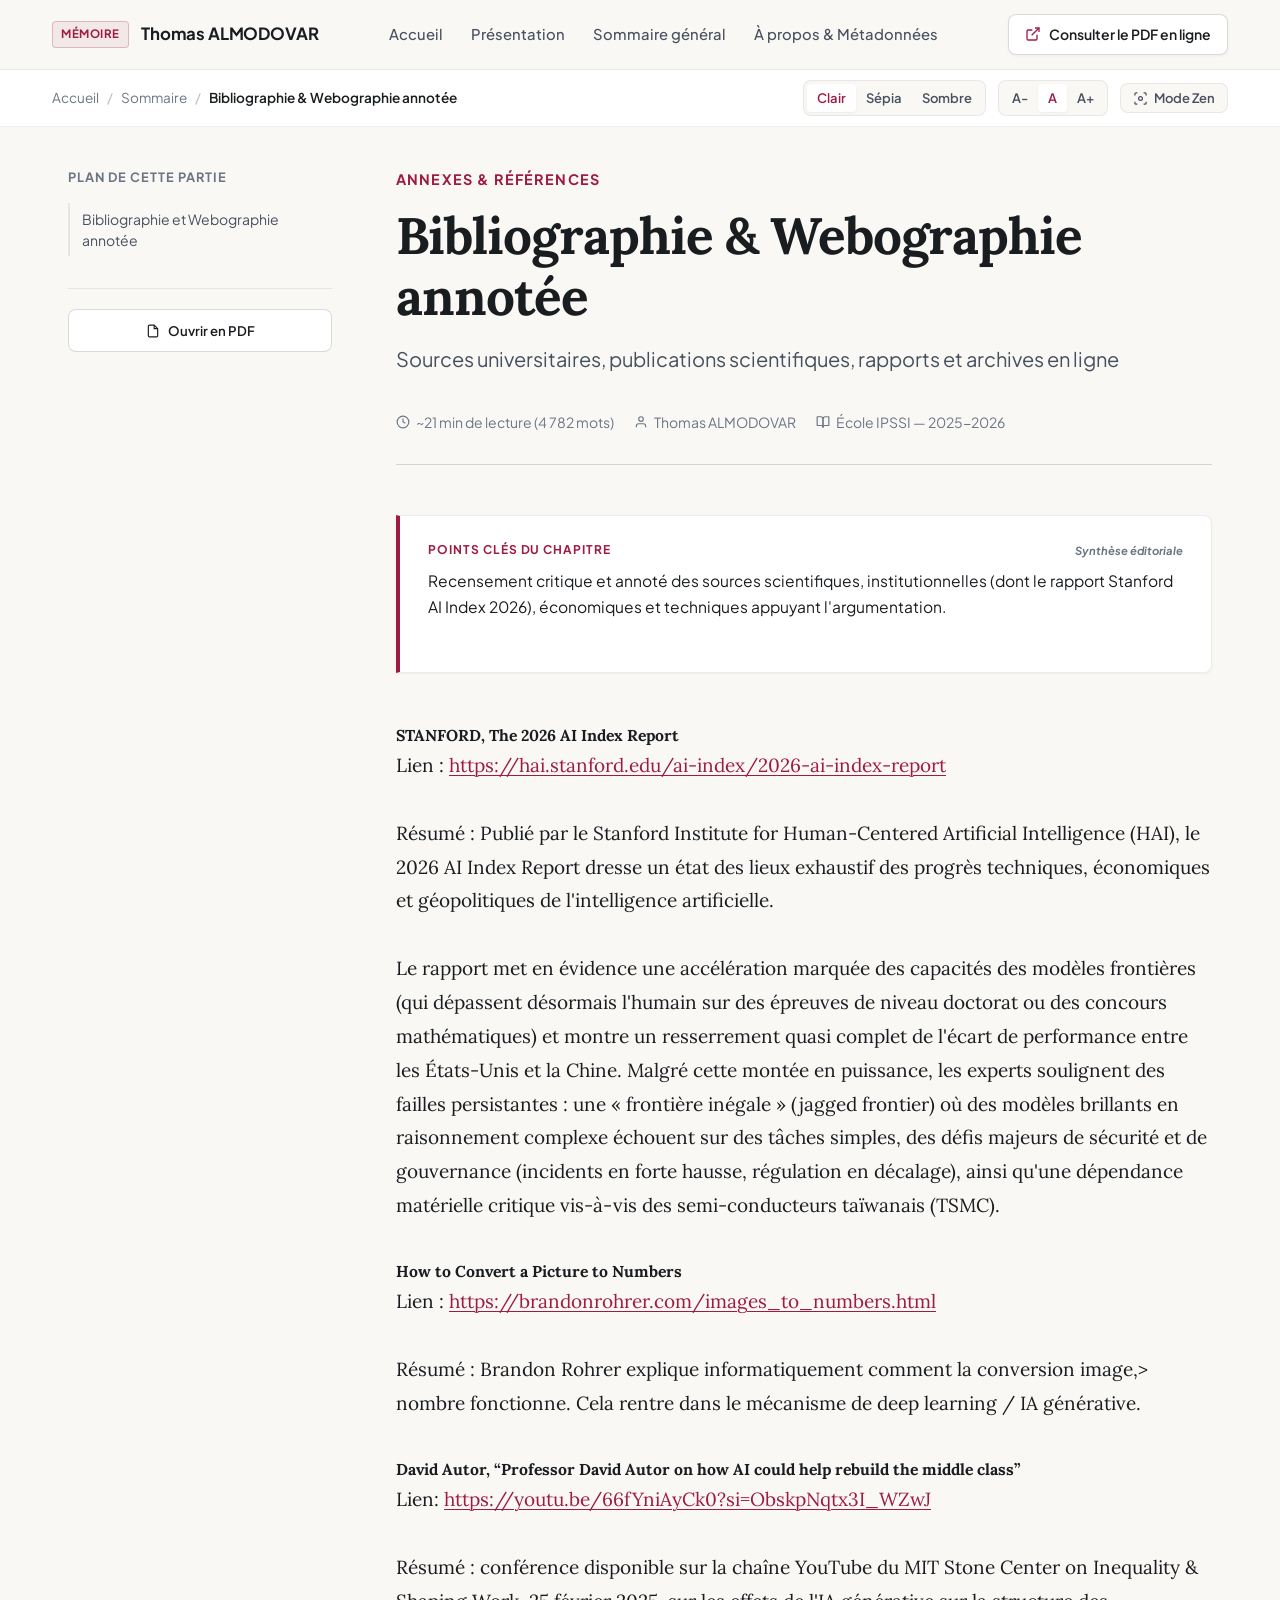
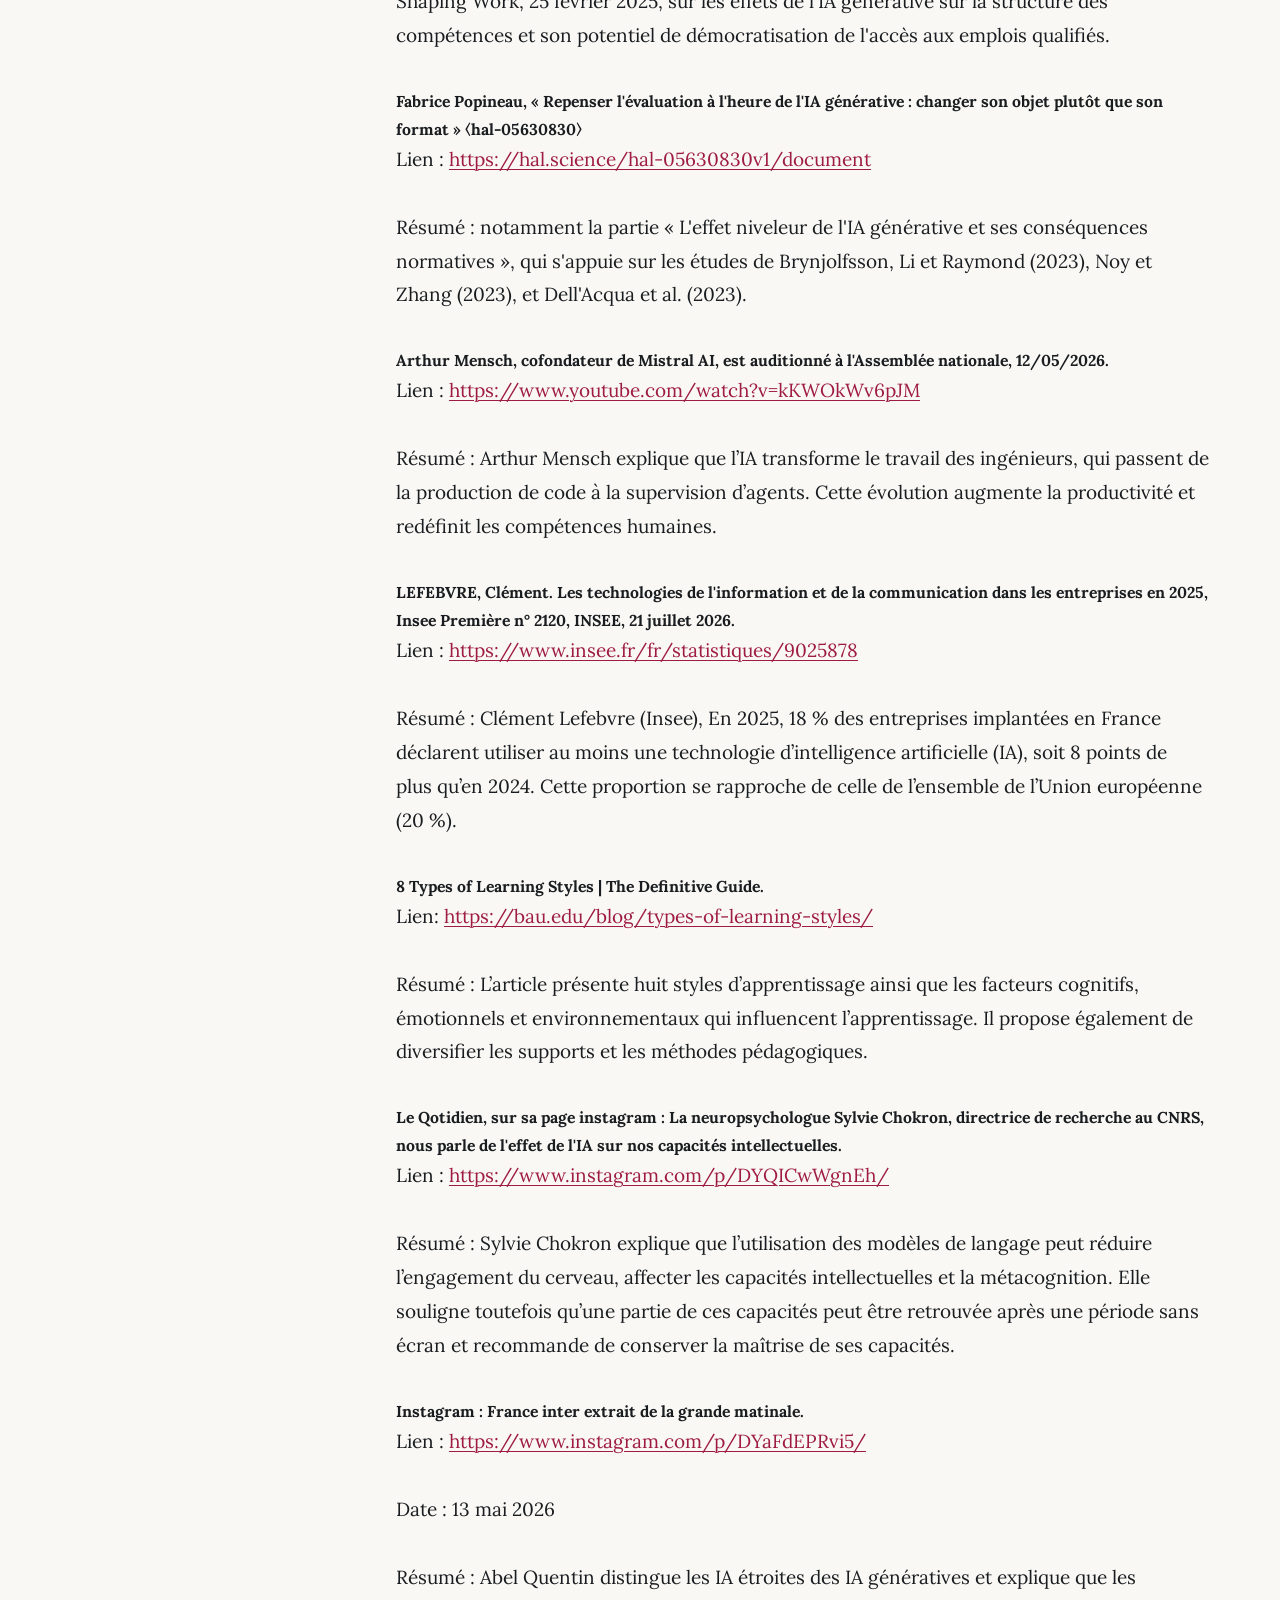
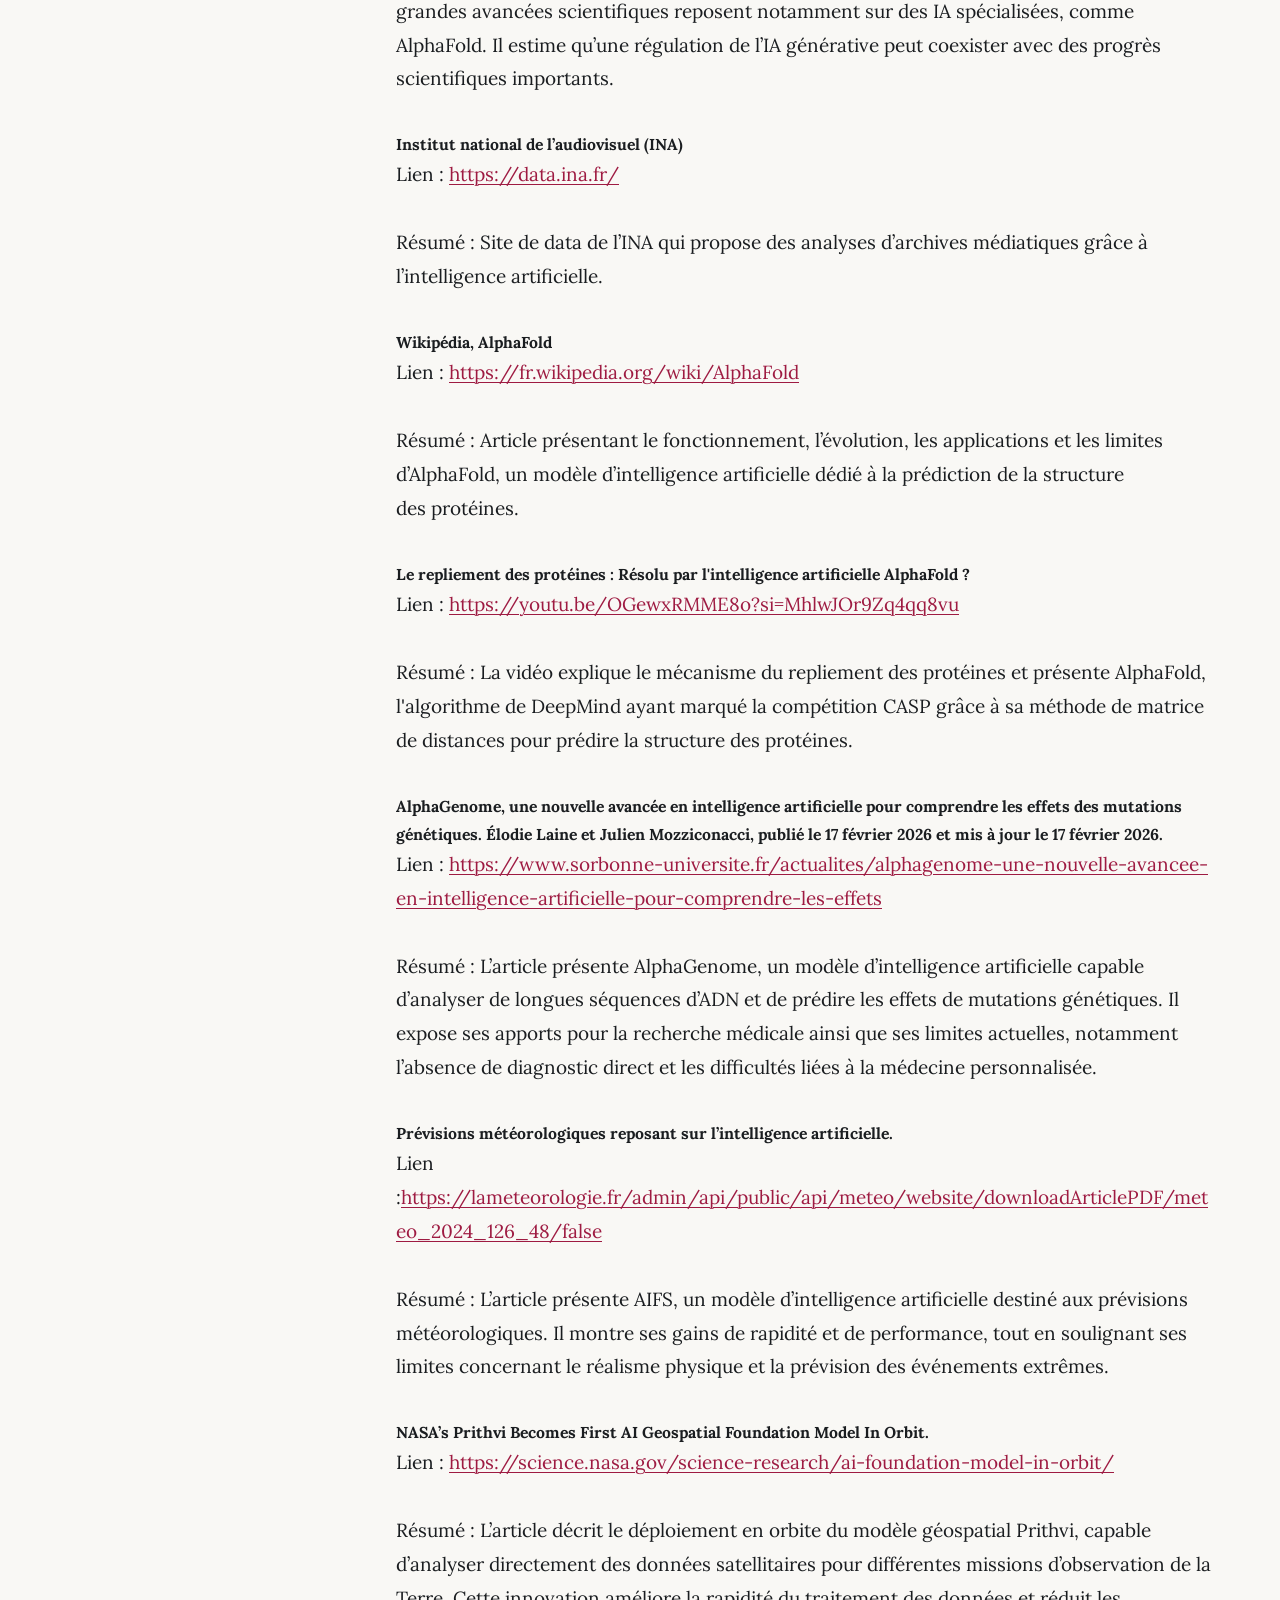
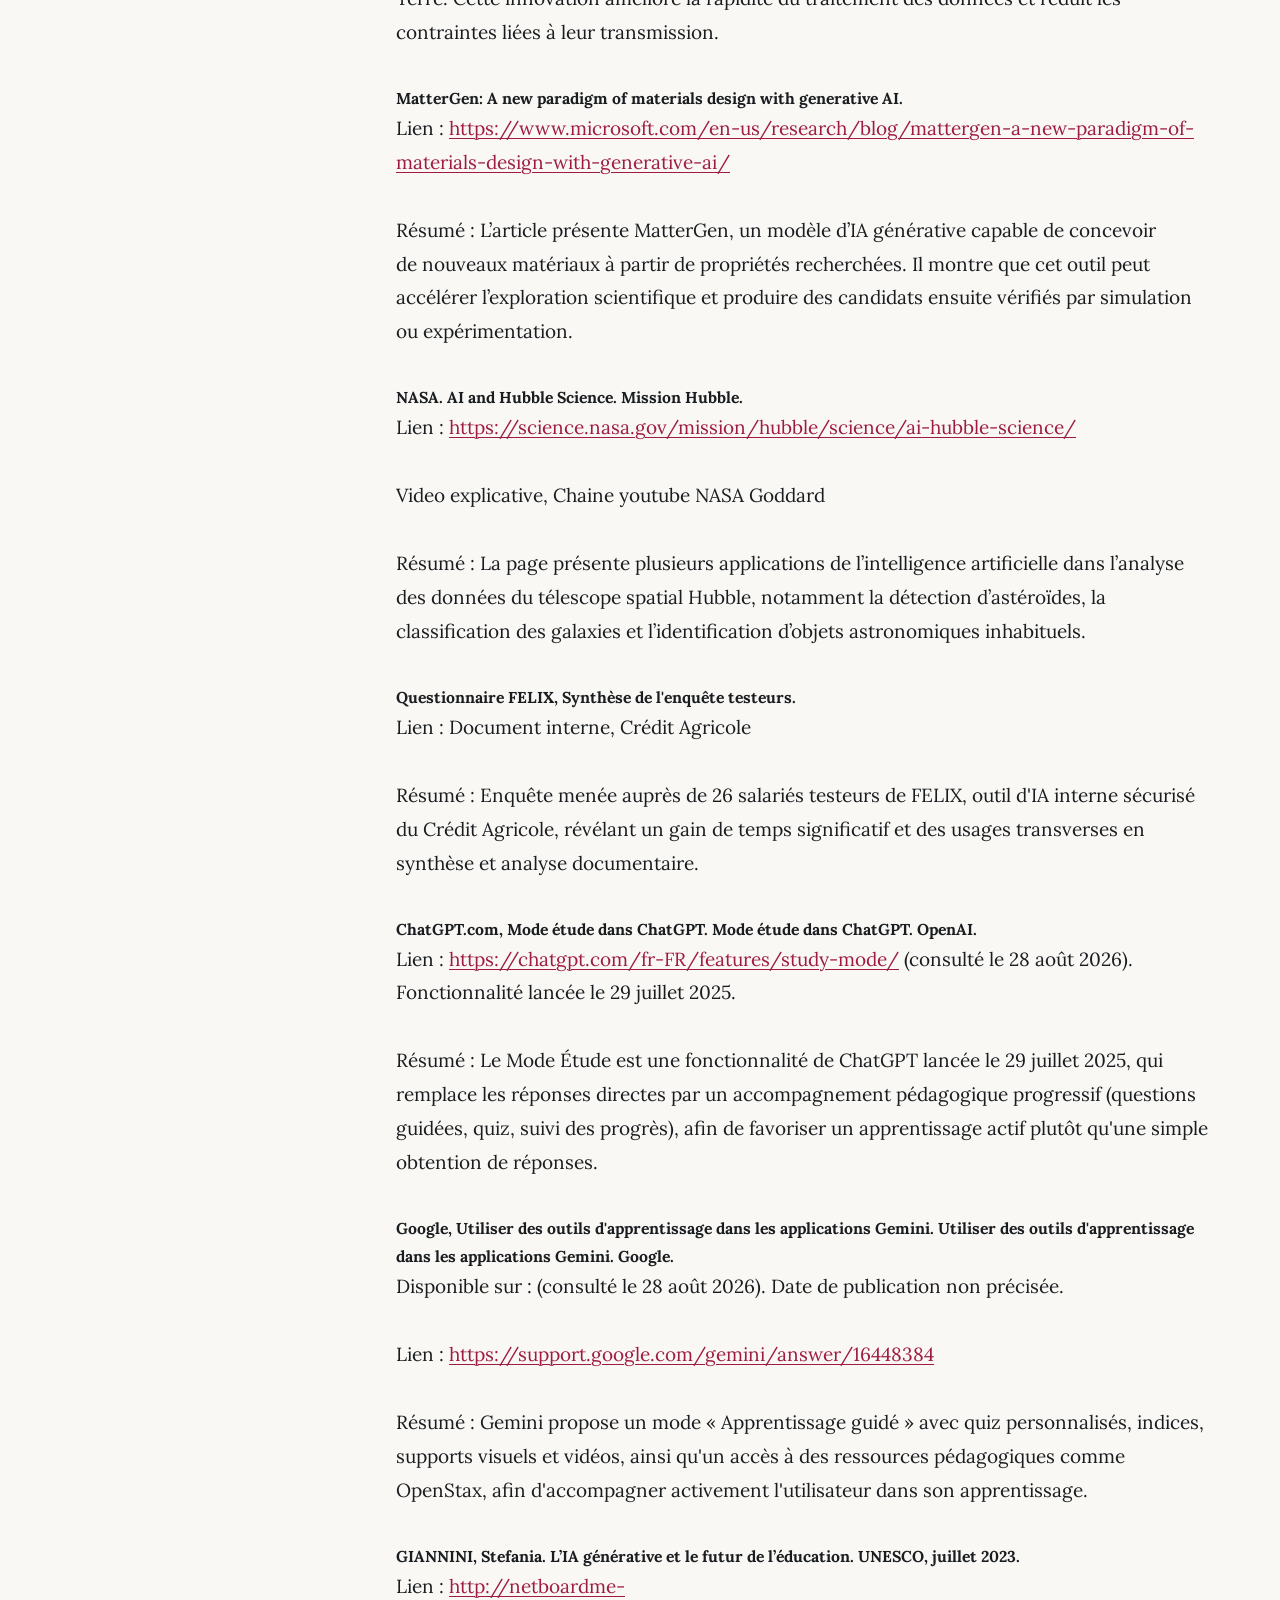
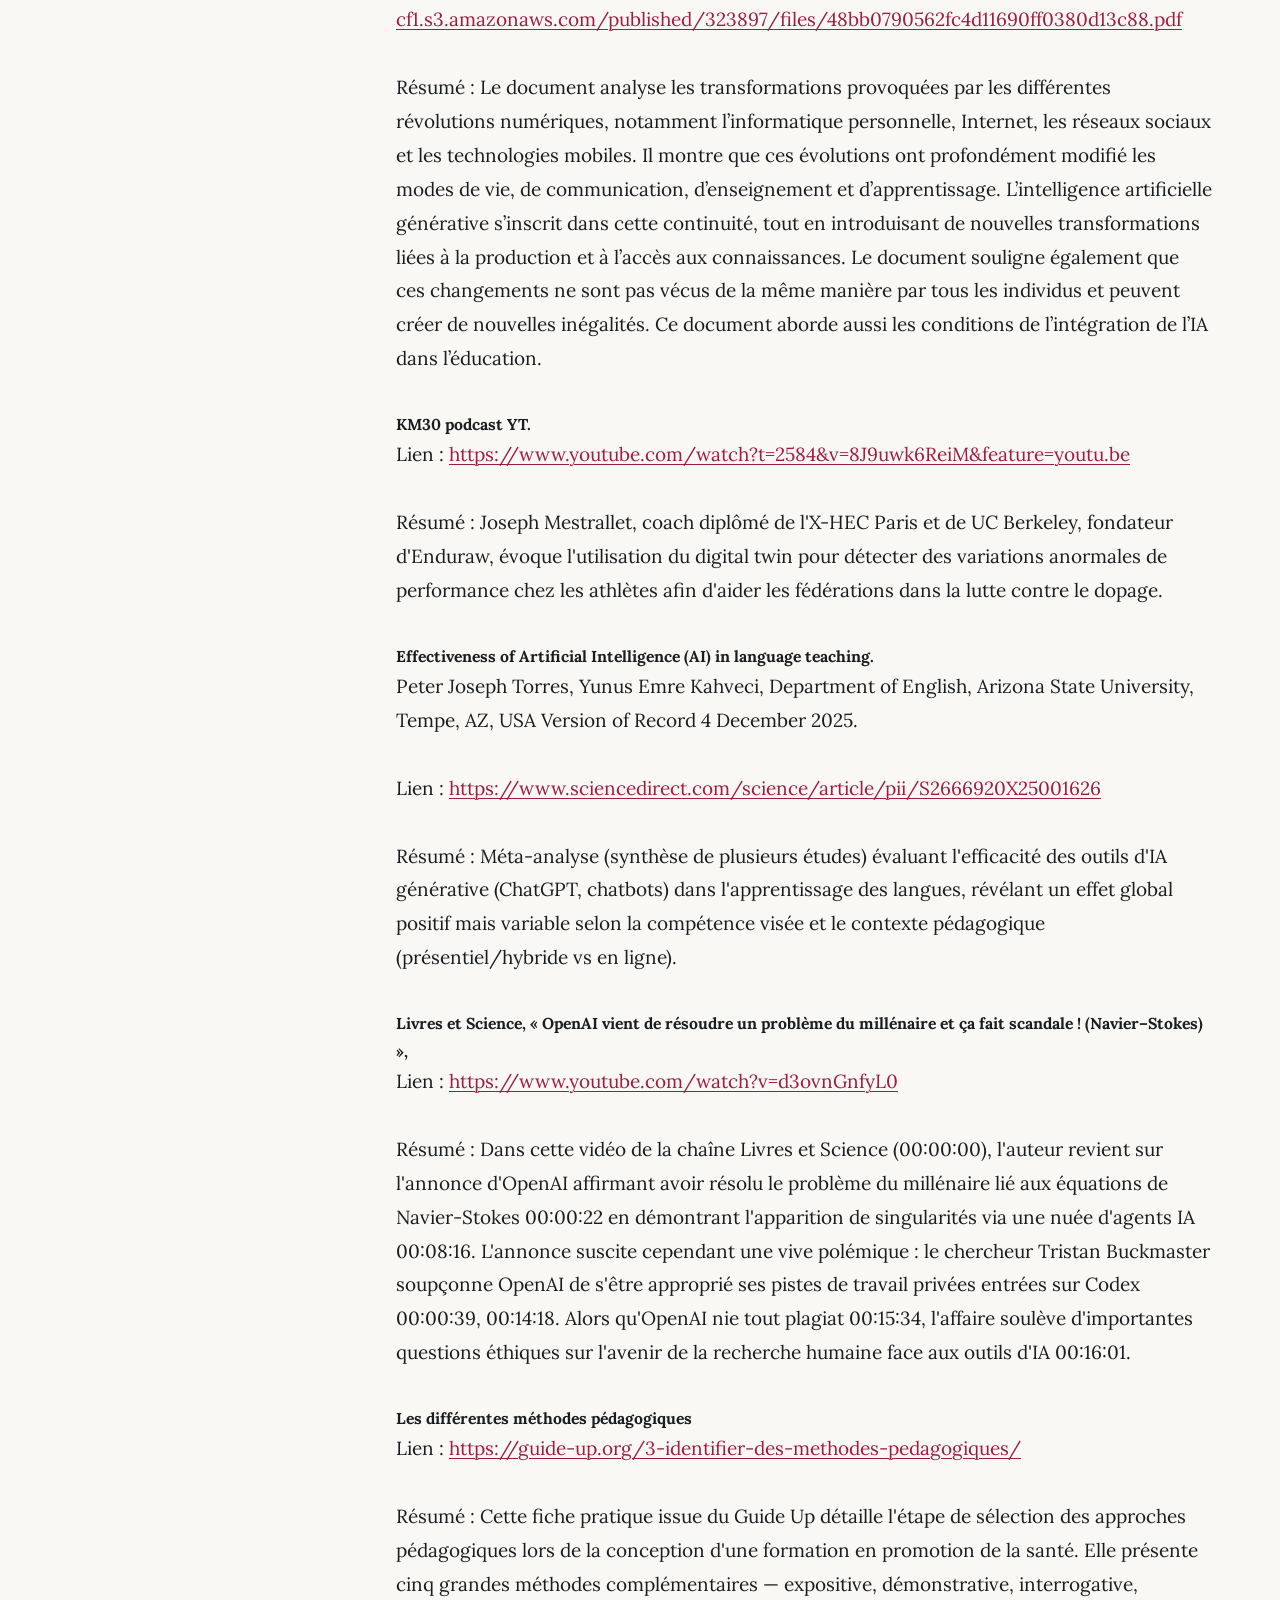
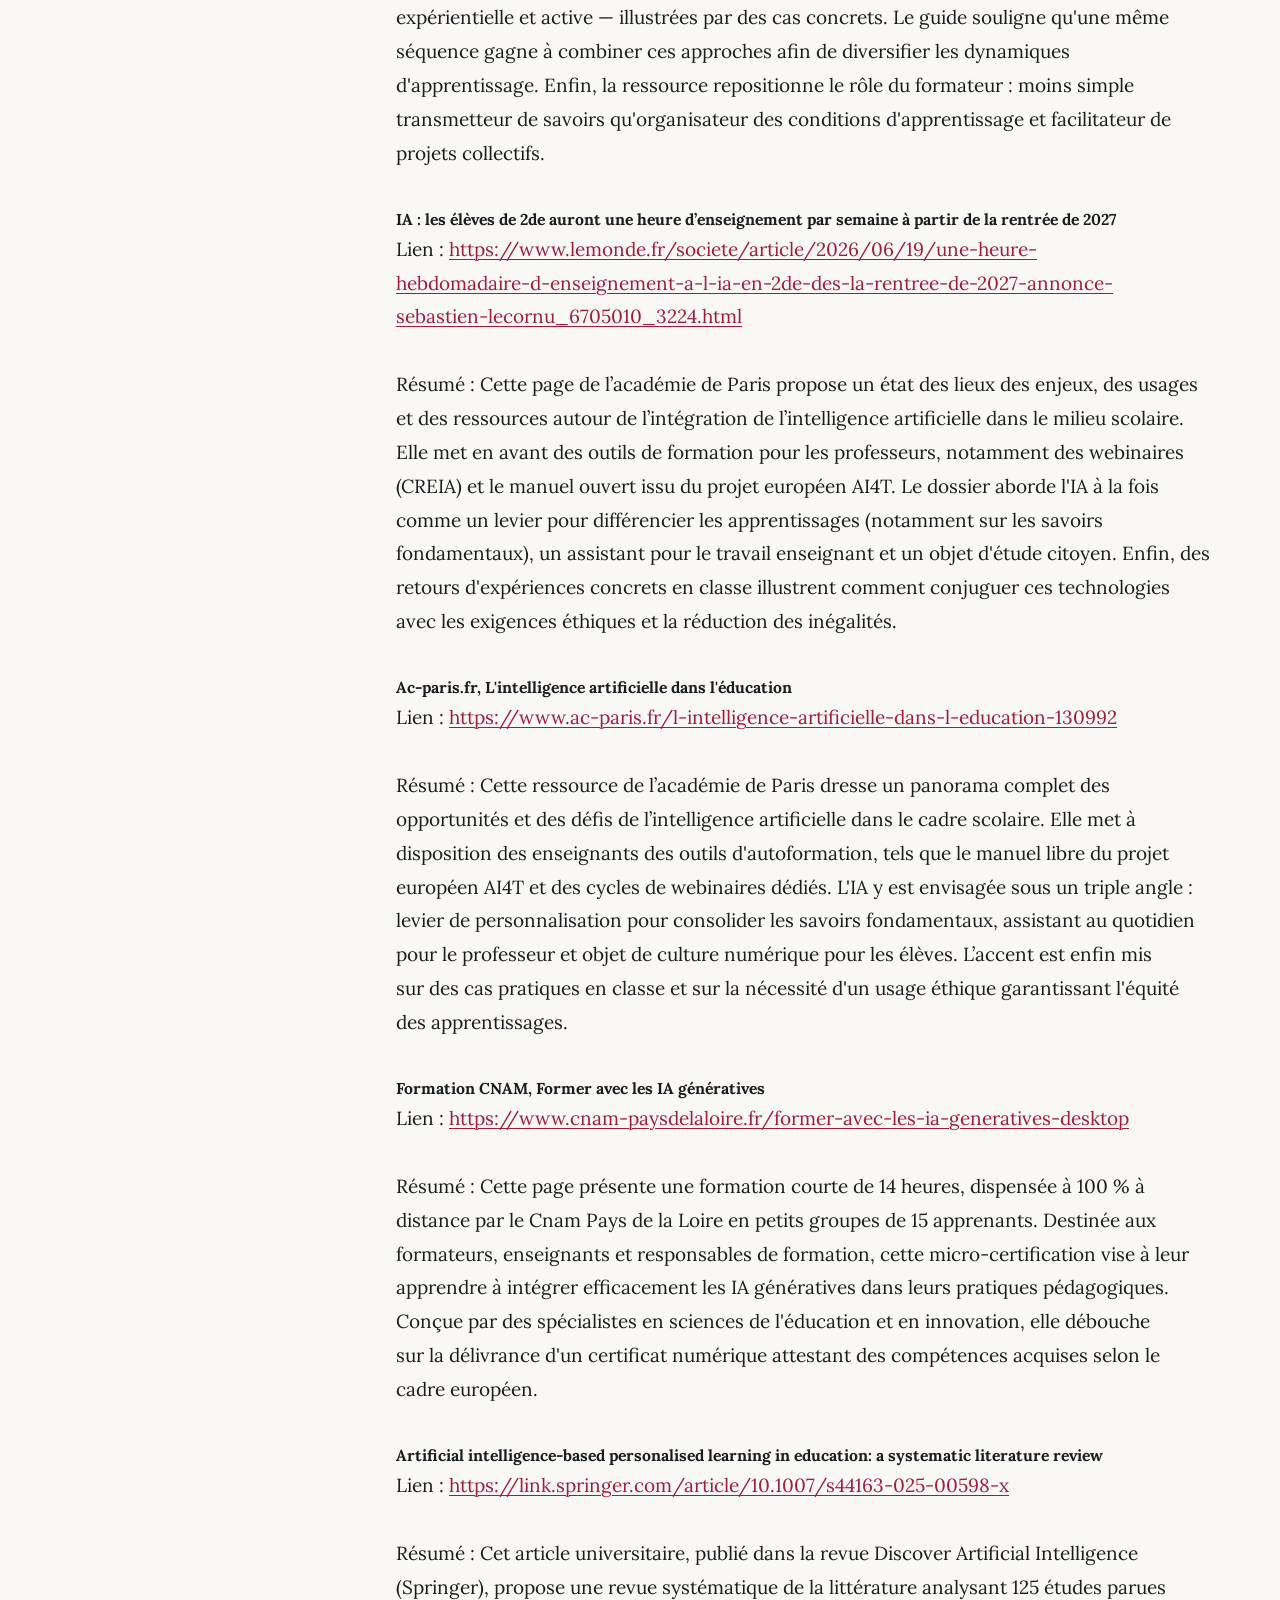
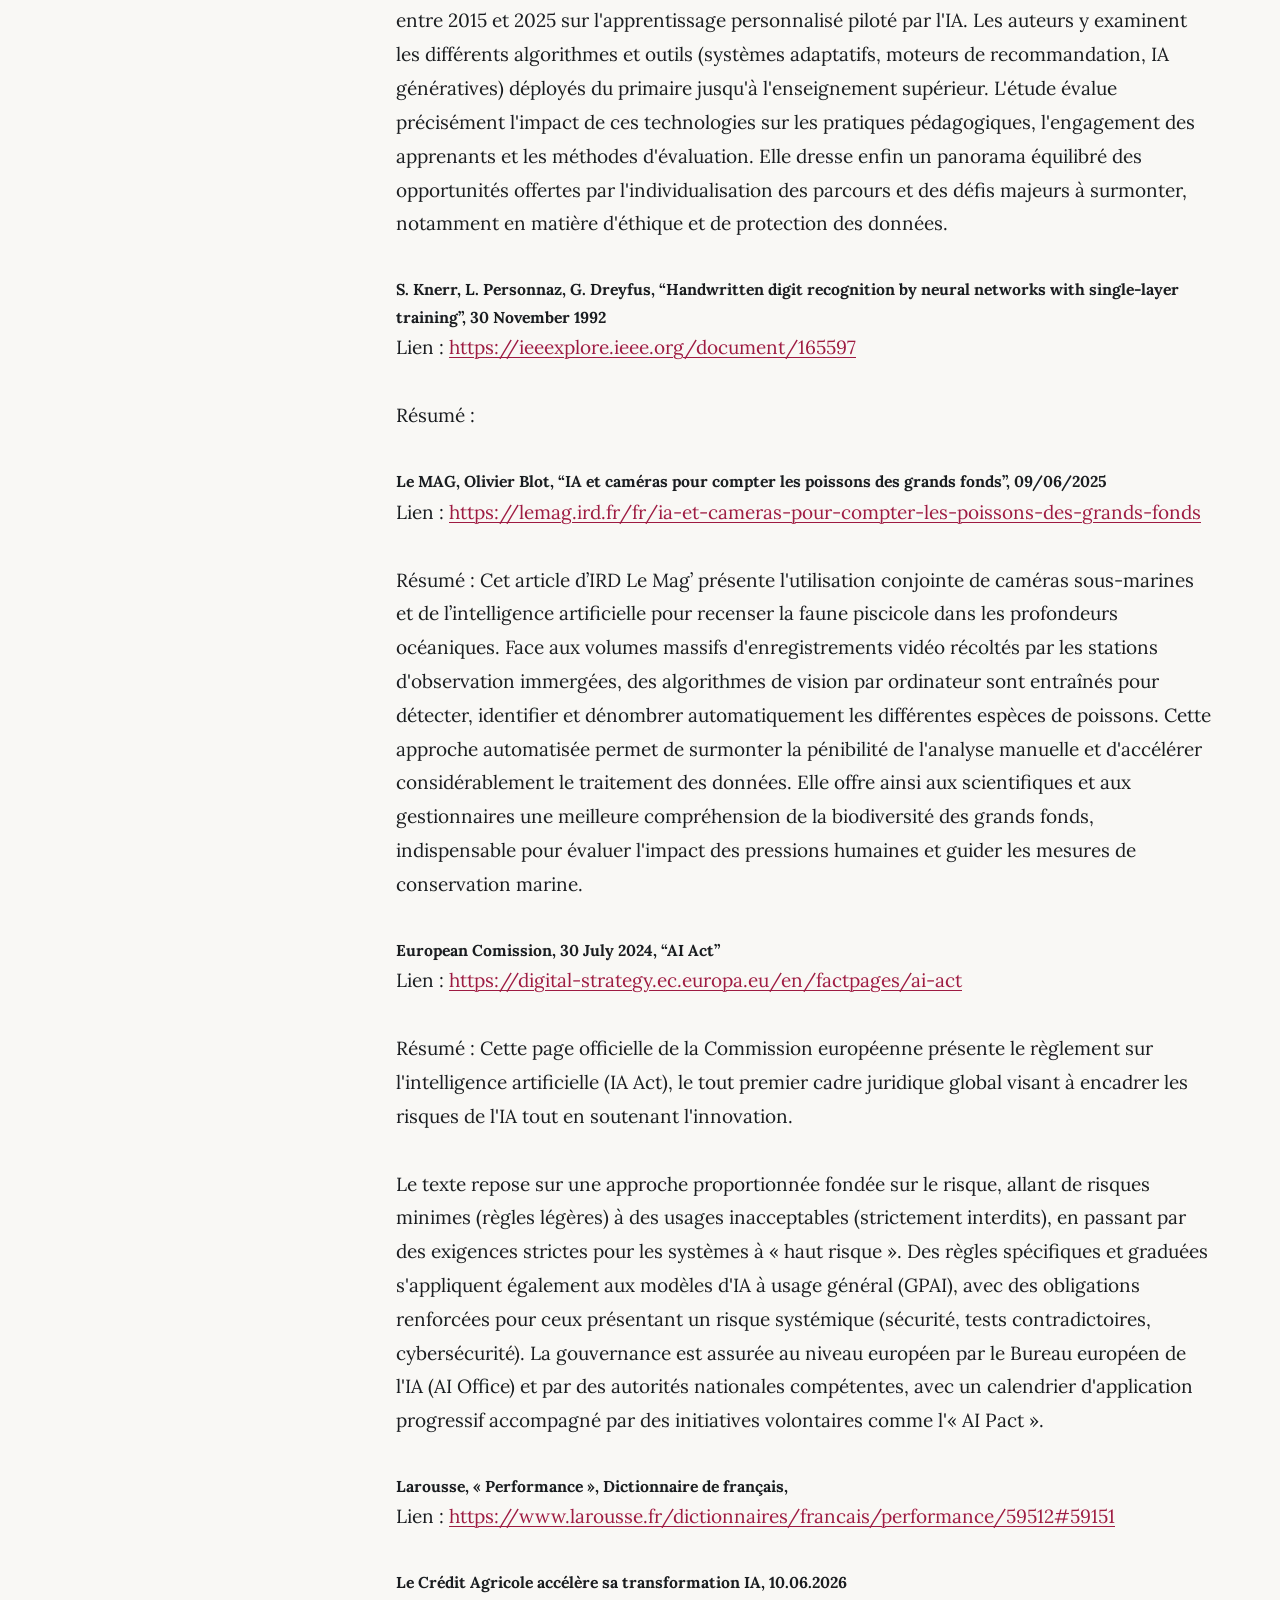
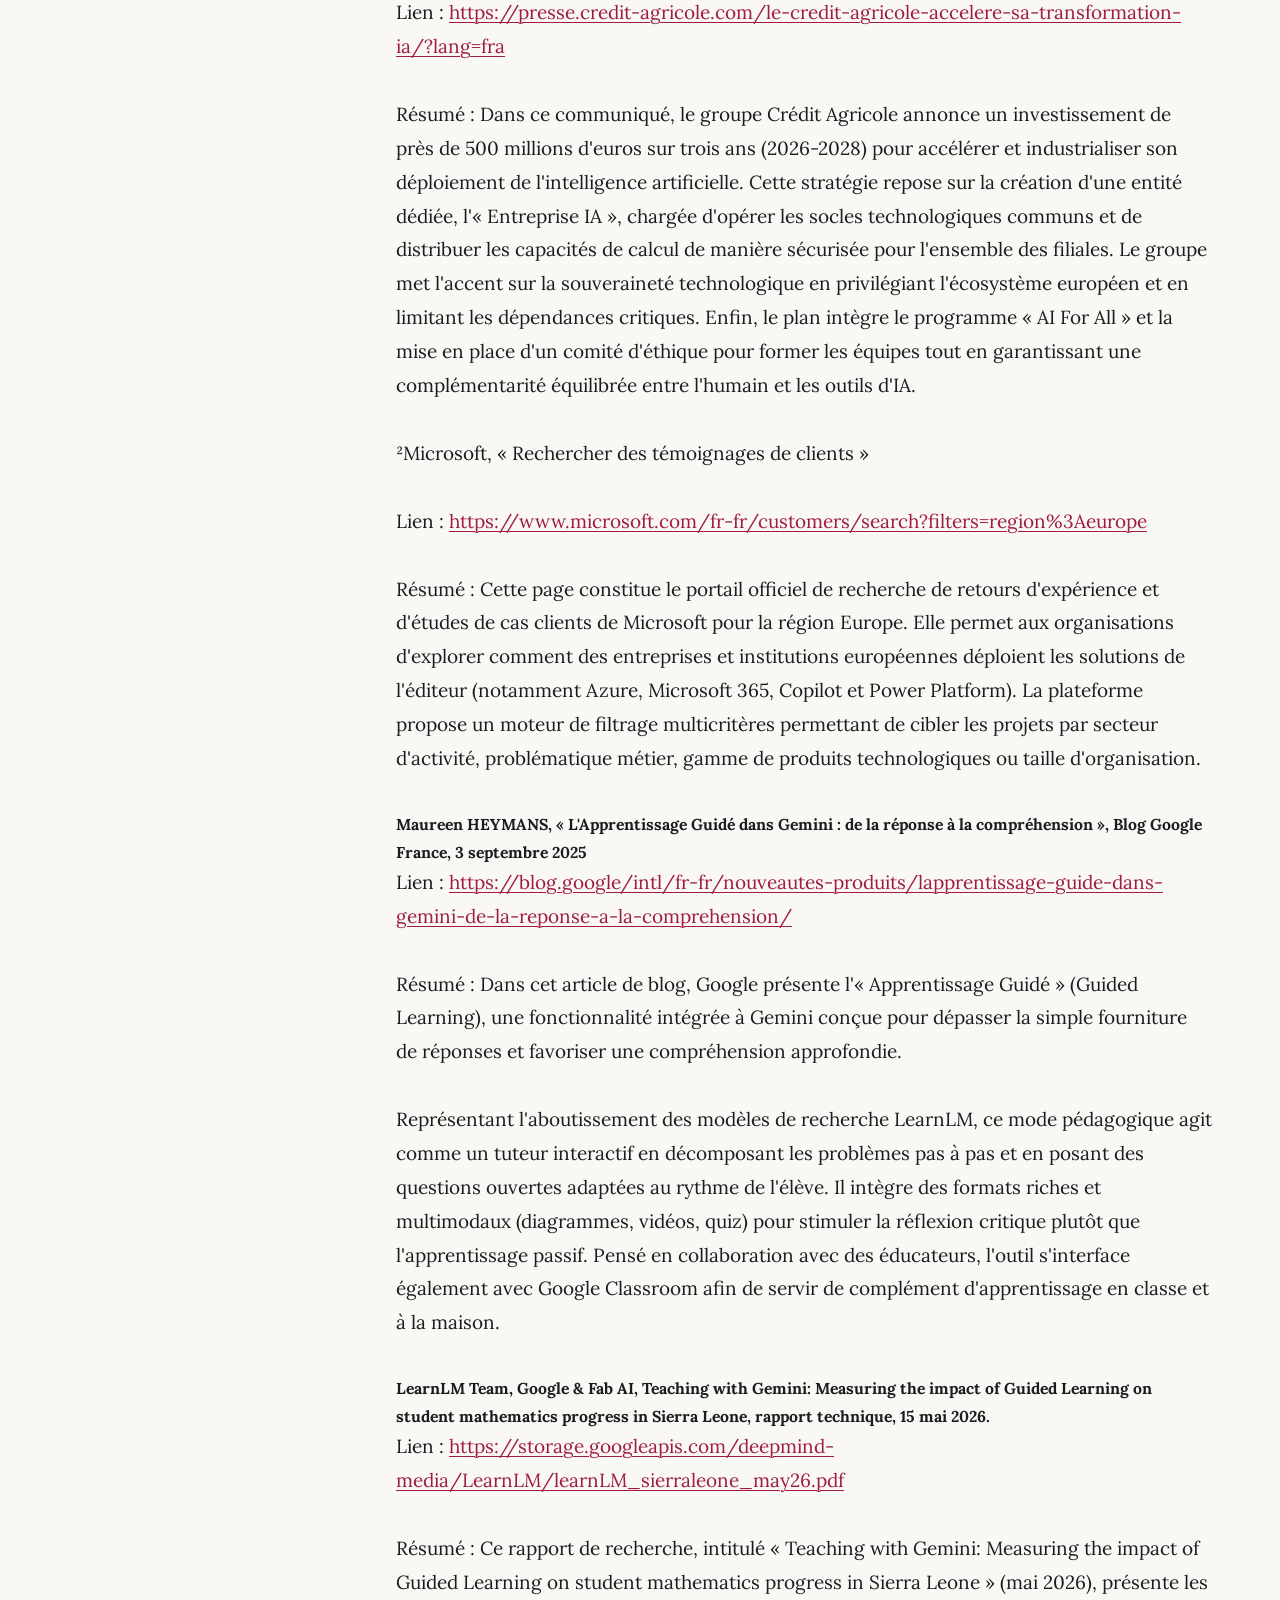
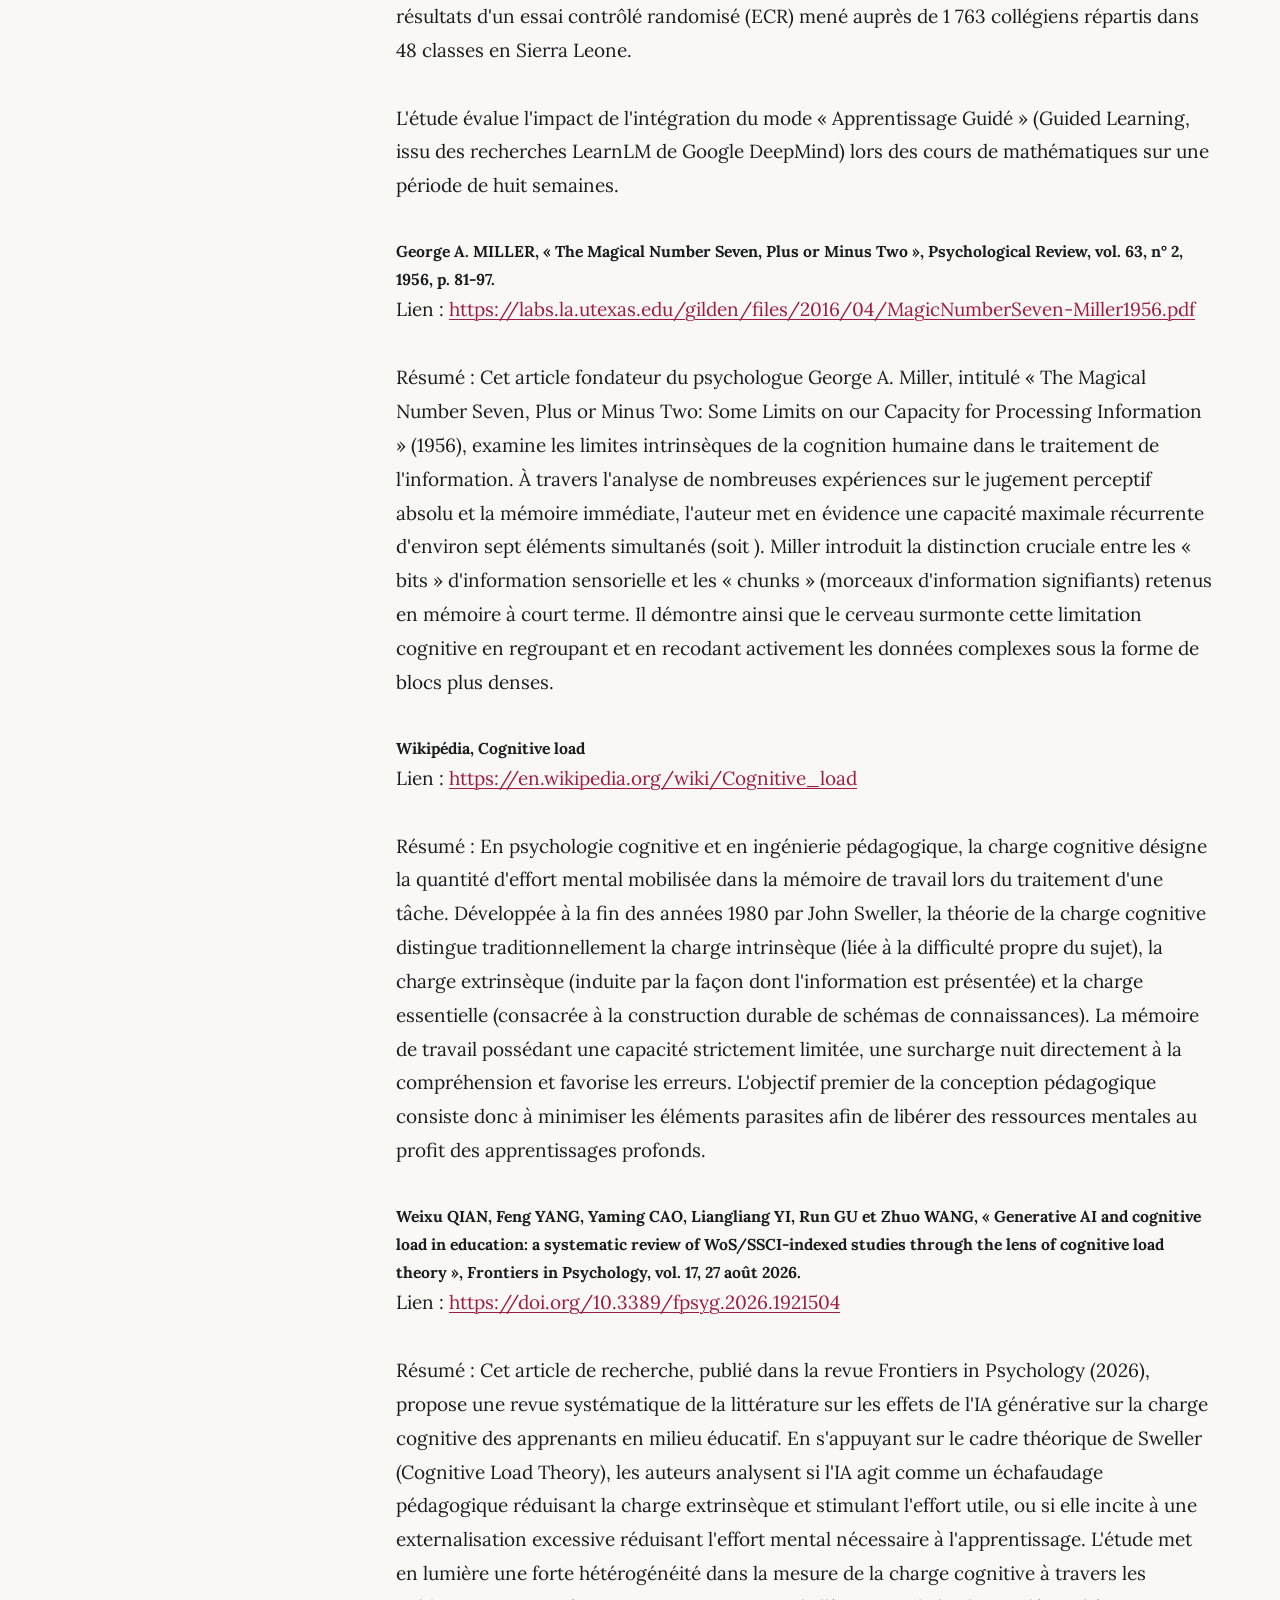
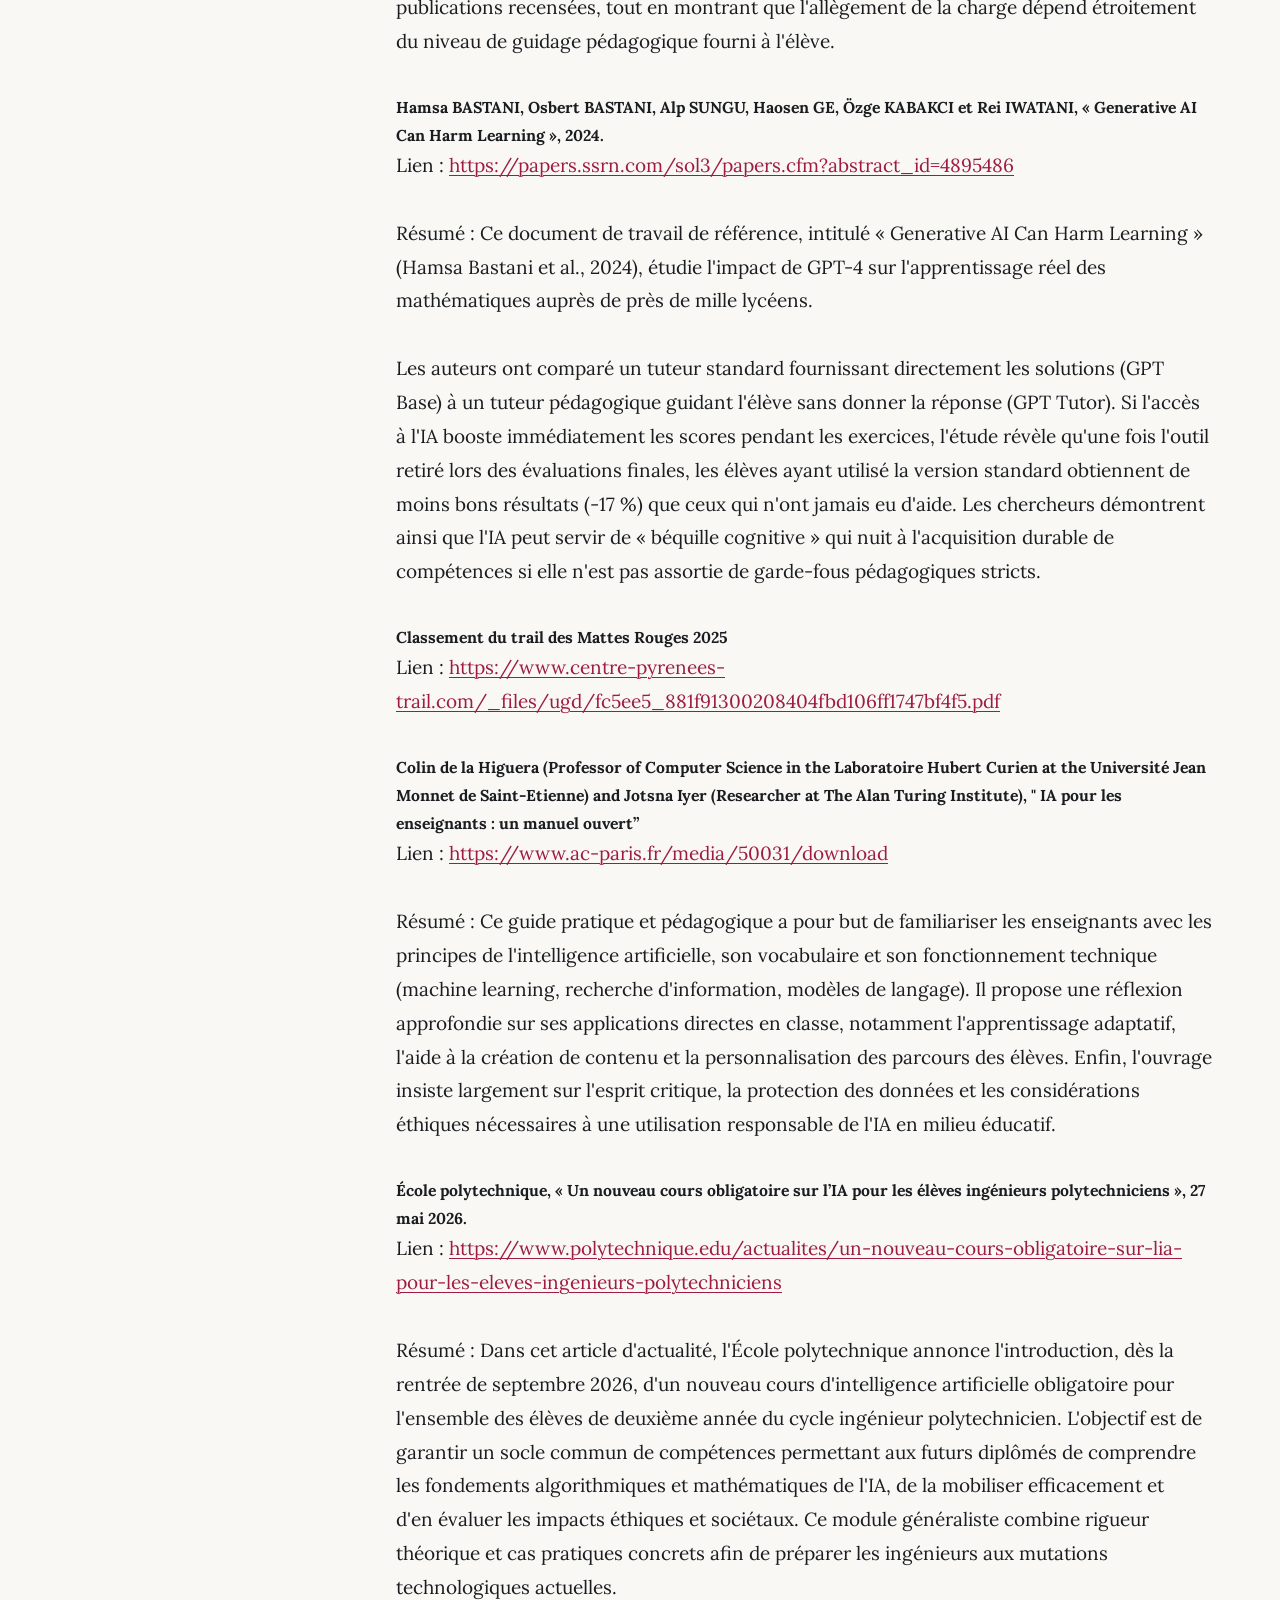
<file: lecture/bibliographie.html>
<!DOCTYPE html>
<html lang="fr" data-theme="light" data-text-size="standard">

<head>
  <meta charset="UTF-8">
  <meta name="viewport" content="width=device-width, initial-scale=1.0">
  <title>Bibliographie &amp; Webographie annotée | Mémoire de Thomas ALMODOVAR</title>
  <meta name="description"
    content="Recensement critique et annoté des sources scientifiques, institutionnelles (dont le rapport Stanford AI Index 2026), économiques et techniques appuyant l&#x27;argum">
  <meta name="author" content="Thomas ALMODOVAR">
  <meta name="robots" content="index, follow">

  <!-- Open Graph -->
  <meta property="og:title" content="Bibliographie &amp; Webographie annotée">
  <meta property="og:description"
    content="Recensement critique et annoté des sources scientifiques, institutionnelles (dont le rapport Stanford AI Index 2026), économiques et techniques appuyant l&#x27;argum">
  <meta property="og:type" content="article">
  <meta property="og:locale" content="fr_FR">

  <!-- Styles -->
  <link rel="stylesheet" href="../css/main.css">
  <link rel="stylesheet" href="../css/reader.css">
</head>

<body>
  <!-- Lien d'évitement WCAG -->
  <a href="#main-reading-content" class="skip-link">Passer directement au texte du chapitre</a>

  <!-- En-tête du site -->
  <header class="site-header" role="banner">
    <div class="container site-header-inner">
      <a href="../index.html" class="brand" aria-label="Retour à l'accueil du mémoire">
        <span class="brand-badge">Mémoire</span>
        <span>Thomas ALMODOVAR</span>
      </a>

      <nav class="main-nav" aria-label="Navigation principale">
        <a href="../index.html" class="nav-link">Accueil</a>
        <a href="../index.html#presentation" class="nav-link">Présentation</a>
        <a href="../index.html#sommaire" class="nav-link">Sommaire général</a>
        <a href="../index.html#a-propos" class="nav-link">À propos & Métadonnées</a>
      </nav>

      <div class="header-actions">
        <a href="../assets/pdf/Memoire_ALMODOVAR_Thomas.pdf" target="_blank" class="btn-download-header"
          title="Consulter le mémoire complet au format PDF dans un nouvel onglet">
          <svg xmlns="http://www.w3.org/2000/svg" viewBox="0 0 24 24" fill="none" stroke="currentColor"
            stroke-width="2">
            <path d="M18 13v6a2 2 0 0 1-2 2H5a2 2 0 0 1-2-2V8a2 2 0 0 1 2-2h6" />
            <polyline points="15 3 21 3 21 9" />
            <line x1="10" y1="14" x2="21" y2="3" />
          </svg>
          <span>Consulter le PDF en ligne</span>
        </a>
        <button class="menu-toggle" type="button" aria-expanded="false" aria-label="Ouvrir le menu de navigation">
          <span></span><span></span><span></span>
        </button>
      </div>
    </div>
    <!-- Progression de lecture -->
    <div class="reading-progress-track" aria-hidden="true">
      <div class="reading-progress-bar"></div>
    </div>
  </header>

  <!-- Barre d'outils de lecture (fil d'ariane & réglages) -->
  <aside class="reader-toolbar" aria-label="Commandes de confort de lecture">
    <div class="container reader-toolbar-inner">
      <div class="reader-toolbar-left">
        <nav class="breadcrumb" aria-label="Fil d'Ariane">
          <a href="../index.html">Accueil</a>
          <span class="breadcrumb-separator">/</span>
          <a href="../index.html#sommaire">Sommaire</a>
          <span class="breadcrumb-separator">/</span>
          <span class="breadcrumb-current" aria-current="page">Bibliographie &amp; Webographie annotée</span>
        </nav>
      </div>

      <div class="reader-controls">
        <button type="button" class="btn-toc-toggle" id="btnMobileToc" aria-expanded="false"
          aria-label="Afficher le sommaire de la partie">
          <svg xmlns="http://www.w3.org/2000/svg" width="14" height="14" viewBox="0 0 24 24" fill="none"
            stroke="currentColor" stroke-width="2">
            <line x1="3" y1="12" x2="21" y2="12" />
            <line x1="3" y1="6" x2="21" y2="6" />
            <line x1="3" y1="18" x2="21" y2="18" />
          </svg>
          <span>Sommaire</span>
        </button>

        <!-- Sélecteur de Thème -->
        <div class="control-group" role="group" aria-label="Sélection du thème de lecture">
          <button type="button" class="control-btn active" data-set-theme="light" aria-pressed="true"
            title="Thème clair ivoire">Clair</button>
          <button type="button" class="control-btn" data-set-theme="sepia" aria-pressed="false"
            title="Thème sépia ambré">Sépia</button>
          <button type="button" class="control-btn" data-set-theme="dark" aria-pressed="false"
            title="Thème sombre onyx">Sombre</button>
        </div>

        <!-- Sélecteur de Taille de police -->
        <div class="control-group" role="group" aria-label="Taille de typographie">
          <button type="button" class="control-btn" data-set-size="small" aria-pressed="false"
            title="Petite taille (17px)">A-</button>
          <button type="button" class="control-btn active" data-set-size="standard" aria-pressed="true"
            title="Taille standard (19px)">A</button>
          <button type="button" class="control-btn" data-set-size="large" aria-pressed="false"
            title="Grande taille (21px)">A+</button>
        </div>

        <!-- Mode concentration -->
        <button type="button" class="btn-zen-mode" id="btnZenMode" aria-pressed="false"
          title="Activer le mode concentration sans distraction (Touche Z)">
          <svg xmlns="http://www.w3.org/2000/svg" viewBox="0 0 24 24" fill="none" stroke="currentColor"
            stroke-width="2">
            <circle cx="12" cy="12" r="3" />
            <path d="M3 7V5a2 2 0 0 1 2-2h2" />
            <path d="M17 3h2a2 2 0 0 1 2 2v2" />
            <path d="M21 17v2a2 2 0 0 1-2 2h-2" />
            <path d="M7 21H5a2 2 0 0 1-2-2v-2" />
          </svg>
          <span class="zen-label">Mode Zen</span>
        </button>
      </div>
    </div>
  </aside>

  <!-- Disposition principale de lecture -->
  <div class="reader-layout">
    <!-- Sommaire latéral fixe/sticky -->
    <nav class="reader-sidebar" aria-label="Sommaire de la partie">
      <div class="reader-sidebar-title">Plan de cette partie</div>
      <ul class="chapter-toc-list">
        <li class="chapter-toc-item"><a href="#bib-webographie" class="chapter-toc-link">Bibliographie et Webographie
            annotée</a></li>
      </ul>
      <div style="margin-top: 32px; padding-top: 20px; border-top: 1px solid var(--border-subtle);">
        <a href="../assets/pdf/Memoire_ALMODOVAR_Thomas.pdf" target="_blank" class="btn-secondary-outline"
          style="width: 100%; justify-content: center; font-size: 0.825rem;">
          <svg xmlns="http://www.w3.org/2000/svg" width="14" height="14" viewBox="0 0 24 24" fill="none"
            stroke="currentColor" stroke-width="2">
            <path d="M14 2H6a2 2 0 0 0-2 2v16a2 2 0 0 0 2 2h12a2 2 0 0 0 2-2V8z" />
            <polyline points="14 2 14 8 20 8" />
          </svg>
          <span>Ouvrir en PDF</span>
        </a>
      </div>
    </nav>

    <!-- Corps de lecture principal -->
    <main id="main-reading-content" class="reader-content" role="main">
      <header class="chapter-header">
        <div class="chapter-part-num">Annexes &amp; Références</div>
        <h1 class="chapter-title">Bibliographie &amp; Webographie annotée</h1>
        <p class="chapter-subtitle">Sources universitaires, publications scientifiques, rapports et archives en ligne
        </p>

        <div class="chapter-meta-row">
          <span class="chapter-meta-pill">
            <svg xmlns="http://www.w3.org/2000/svg" width="14" height="14" viewBox="0 0 24 24" fill="none"
              stroke="currentColor" stroke-width="2">
              <circle cx="12" cy="12" r="10" />
              <polyline points="12 6 12 12 16 14" />
            </svg>
            <span>~21 min de lecture (4 782 mots)</span>
          </span>
          <span class="chapter-meta-pill">
            <svg xmlns="http://www.w3.org/2000/svg" width="14" height="14" viewBox="0 0 24 24" fill="none"
              stroke="currentColor" stroke-width="2">
              <path d="M20 21v-2a4 4 0 0 0-4-4H8a4 4 0 0 0-4 4v2" />
              <circle cx="12" cy="7" r="4" />
            </svg>
            <span>Thomas ALMODOVAR</span>
          </span>
          <span class="chapter-meta-pill">
            <svg xmlns="http://www.w3.org/2000/svg" width="14" height="14" viewBox="0 0 24 24" fill="none" stroke="currentColor" stroke-width="2" stroke-linecap="round" stroke-linejoin="round"><path d="M2 3h6a4 4 0 0 1 4 4v14a3 3 0 0 0-3-3H2z"/><path d="M22 3h-6a4 4 0 0 0-4 4v14a3 3 0 0 1 3-3h7z"/></svg>
            <span>École IPSSI — 2025-2026</span>
          </span>
        </div>
      </header>

      <!-- Synthèse éditoriale identifiée -->
      <section class="editorial-chapter-summary" aria-label="Synthèse éditoriale de la partie">
        <div class="summary-heading">
          <span>Points clés du chapitre</span>
          <span class="summary-badge">Synthèse éditoriale</span>
        </div>
        <p>Recensement critique et annoté des sources scientifiques, institutionnelles (dont le rapport Stanford AI
          Index 2026), économiques et techniques appuyant l&#x27;argumentation.</p>
      </section>

      <!-- Texte intégral du mémoire -->
      <article class="chapter-body-text">
        <h5 id="sec-stanford-the-2026-ai-index-report">STANFORD, The 2026 AI Index Report</h5>
        <p>Lien : <a href="https://hai.stanford.edu/ai-index/2026-ai-index-report" target="_blank"
            rel="noopener noreferrer">https://hai.stanford.edu/ai-index/2026-ai-index-report</a></p>
        <p>Résumé : Publié par le Stanford Institute for Human-Centered Artificial Intelligence (HAI), le 2026 AI Index
          Report dresse un état des lieux exhaustif des progrès techniques, économiques et géopolitiques de
          l&#x27;intelligence artificielle.</p>
        <p>Le rapport met en évidence une accélération marquée des capacités des modèles frontières (qui dépassent
          désormais l&#x27;humain sur des épreuves de niveau doctorat ou des concours mathématiques) et montre un
          resserrement quasi complet de l&#x27;écart de performance entre les États-Unis et la Chine. Malgré cette
          montée en puissance, les experts soulignent des failles persistantes : une « frontière inégale » (jagged
          frontier) où des modèles brillants en raisonnement complexe échouent sur des tâches simples, des défis majeurs
          de sécurité et de gouvernance (incidents en forte hausse, régulation en décalage), ainsi qu&#x27;une
          dépendance matérielle critique vis-à-vis des semi-conducteurs taïwanais (TSMC).</p>
        <h5 id="sec-how-to-convert-a-picture-to-numbers">How to Convert a Picture to Numbers</h5>
        <p>Lien : <a href="https://brandonrohrer.com/images_to_numbers.html" target="_blank"
            rel="noopener noreferrer">https://brandonrohrer.com/images_to_numbers.html</a></p>
        <p>Résumé : Brandon Rohrer explique informatiquement comment la conversion image,&gt; nombre fonctionne. Cela
          rentre dans le mécanisme de deep learning / IA générative.</p>
        <h5 id="sec-david-autor-professor-david-autor-on-how">David Autor, “Professor David Autor on how AI could help
          rebuild the middle class”</h5>
        <p>Lien: <a href="https://youtu.be/66fYniAyCk0?si=ObskpNqtx3I_WZwJ" target="_blank"
            rel="noopener noreferrer">https://youtu.be/66fYniAyCk0?si=ObskpNqtx3I_WZwJ</a></p>
        <p>Résumé : conférence disponible sur la chaîne YouTube du MIT Stone Center on Inequality &amp; Shaping Work, 25
          février 2025, sur les effets de l&#x27;IA générative sur la structure des compétences et son potentiel de
          démocratisation de l&#x27;accès aux emplois qualifiés.</p>
        <h5 id="sec-fabrice-popineau-repenser-l-valuation-l-">Fabrice Popineau, « Repenser l&#x27;évaluation à
          l&#x27;heure de l&#x27;IA générative : changer son objet plutôt que son format » ⟨hal-05630830⟩</h5>
        <p>Lien : <a href="https://hal.science/hal-05630830v1/document" target="_blank"
            rel="noopener noreferrer">https://hal.science/hal-05630830v1/document</a></p>
        <p>Résumé : notamment la partie « L&#x27;effet niveleur de l&#x27;IA générative et ses conséquences normatives
          », qui s&#x27;appuie sur les études de Brynjolfsson, Li et Raymond (2023), Noy et Zhang (2023), et
          Dell&#x27;Acqua et al. (2023).</p>
        <h5 id="sec-arthur-mensch-cofondateur-de-mistral-ai-">Arthur Mensch, cofondateur de Mistral AI, est auditionné à
          l&#x27;Assemblée nationale, 12/05/2026.</h5>
        <p>Lien : <a href="https://www.youtube.com/watch?v=kKWOkWv6pJM" target="_blank"
            rel="noopener noreferrer">https://www.youtube.com/watch?v=kKWOkWv6pJM</a></p>
        <p>Résumé : Arthur Mensch explique que l’IA transforme le travail des ingénieurs, qui passent de la production
          de code à la supervision d’agents. Cette évolution augmente la productivité et redéfinit les compétences
          humaines.</p>
        <h5 id="sec-lefebvre-cl-ment-les-technologies-de-l-i">LEFEBVRE, Clément. Les technologies de l&#x27;information
          et de la communication dans les entreprises en 2025, Insee Première n° 2120, INSEE, 21 juillet 2026.</h5>
        <p>Lien : <a href="https://www.insee.fr/fr/statistiques/9025878" target="_blank"
            rel="noopener noreferrer">https://www.insee.fr/fr/statistiques/9025878</a></p>
        <p>Résumé : Clément Lefebvre (Insee), En 2025, 18 % des entreprises implantées en France déclarent utiliser au
          moins une technologie d’intelligence artificielle (IA), soit 8 points de plus qu’en 2024. Cette proportion se
          rapproche de celle de l’ensemble de l’Union européenne (20 %).</p>
        <h5 id="sec-8-types-of-learning-styles-the-definitiv">8 Types of Learning Styles | The Definitive Guide.</h5>
        <p>Lien: <a href="https://bau.edu/blog/types-of-learning-styles/" target="_blank"
            rel="noopener noreferrer">https://bau.edu/blog/types-of-learning-styles/</a></p>
        <p>Résumé : L’article présente huit styles d’apprentissage ainsi que les facteurs cognitifs, émotionnels et
          environnementaux qui influencent l’apprentissage. Il propose également de diversifier les supports et les
          méthodes pédagogiques.</p>
        <h5 id="sec-le-qotidien-sur-sa-page-instagram-la-neu">Le Qotidien, sur sa page instagram : La neuropsychologue
          Sylvie Chokron, directrice de recherche au CNRS, nous parle de l&#x27;effet de l&#x27;IA sur nos capacités
          intellectuelles.</h5>
        <p>Lien : <a href="https://www.instagram.com/p/DYQICwWgnEh/" target="_blank"
            rel="noopener noreferrer">https://www.instagram.com/p/DYQICwWgnEh/</a></p>
        <p>Résumé : Sylvie Chokron explique que l’utilisation des modèles de langage peut réduire l’engagement du
          cerveau, affecter les capacités intellectuelles et la métacognition. Elle souligne toutefois qu’une partie de
          ces capacités peut être retrouvée après une période sans écran et recommande de conserver la maîtrise de ses
          capacités.</p>
        <h5 id="sec-instagram-france-inter-extrait-de-la-gra">Instagram : France inter extrait de la grande matinale.
        </h5>
        <p>Lien : <a href="https://www.instagram.com/p/DYaFdEPRvi5/" target="_blank"
            rel="noopener noreferrer">https://www.instagram.com/p/DYaFdEPRvi5/</a></p>
        <p>Date : 13 mai 2026</p>
        <p>Résumé : Abel Quentin distingue les IA étroites des IA génératives et explique que les grandes avancées
          scientifiques reposent notamment sur des IA spécialisées, comme AlphaFold. Il estime qu’une régulation de l’IA
          générative peut coexister avec des progrès scientifiques importants.</p>
        <h5 id="sec-ina-data">Institut national de l’audiovisuel (INA)</h5>
        <p>Lien : <a href="https://data.ina.fr/" target="_blank" rel="noopener noreferrer">https://data.ina.fr/</a></p>
        <p>Résumé : Site de data de l’INA qui propose des analyses d’archives médiatiques grâce à l’intelligence
          artificielle.</p>
        <h5 id="sec-wikip-dia-alphafold">Wikipédia, AlphaFold</h5>
        <p>Lien : <a href="https://fr.wikipedia.org/wiki/AlphaFold" target="_blank"
            rel="noopener noreferrer">https://fr.wikipedia.org/wiki/AlphaFold</a></p>
        <p>Résumé : Article présentant le fonctionnement, l’évolution, les applications et les limites d’AlphaFold, un
          modèle d’intelligence artificielle dédié à la prédiction de la structure des protéines.</p>
        <h5 id="sec-le-repliement-des-prot-ines-r-solu-par-l">Le repliement des protéines : Résolu par
          l&#x27;intelligence artificielle AlphaFold ?</h5>
        <p>Lien : <a href="https://youtu.be/OGewxRMME8o?si=MhlwJOr9Zq4qq8vu" target="_blank"
            rel="noopener noreferrer">https://youtu.be/OGewxRMME8o?si=MhlwJOr9Zq4qq8vu</a></p>
        <p>Résumé : La vidéo explique le mécanisme du repliement des protéines et présente AlphaFold, l&#x27;algorithme
          de DeepMind ayant marqué la compétition CASP grâce à sa méthode de matrice de distances pour prédire la
          structure des protéines.</p>
        <h5 id="sec-alphagenome-une-nouvelle-avanc-e-en-inte">AlphaGenome, une nouvelle avancée en intelligence
          artificielle pour comprendre les effets des mutations génétiques. Élodie Laine et Julien Mozziconacci, publié
          le 17 février 2026 et mis à jour le 17 février 2026.</h5>
        <p>Lien : <a
            href="https://www.sorbonne-universite.fr/actualites/alphagenome-une-nouvelle-avancee-en-intelligence-artificielle-pour-comprendre-les-effets"
            target="_blank"
            rel="noopener noreferrer">https://www.sorbonne-universite.fr/actualites/alphagenome-une-nouvelle-avancee-en-intelligence-artificielle-pour-comprendre-les-effets</a>
        </p>
        <p>Résumé : L’article présente AlphaGenome, un modèle d’intelligence artificielle capable d’analyser de longues
          séquences d’ADN et de prédire les effets de mutations génétiques. Il expose ses apports pour la recherche
          médicale ainsi que ses limites actuelles, notamment l’absence de diagnostic direct et les difficultés liées à
          la médecine personnalisée.</p>
        <h5 id="sec-pr-visions-m-t-orologiques-reposant-sur-">Prévisions météorologiques reposant sur l’intelligence
          artificielle.</h5>
        <p>Lien :<a
            href="https://lameteorologie.fr/admin/api/public/api/meteo/website/downloadArticlePDF/meteo_2024_126_48/false"
            target="_blank"
            rel="noopener noreferrer">https://lameteorologie.fr/admin/api/public/api/meteo/website/downloadArticlePDF/meteo_2024_126_48/false</a>
        </p>
        <p>Résumé : L’article présente AIFS, un modèle d’intelligence artificielle destiné aux prévisions
          météorologiques. Il montre ses gains de rapidité et de performance, tout en soulignant ses limites concernant
          le réalisme physique et la prévision des événements extrêmes.</p>
        <h5 id="sec-nasa-s-prithvi-becomes-first-ai-geospati">NASA’s Prithvi Becomes First AI Geospatial Foundation
          Model In Orbit.</h5>
        <p>Lien : <a href="https://science.nasa.gov/science-research/ai-foundation-model-in-orbit/" target="_blank"
            rel="noopener noreferrer">https://science.nasa.gov/science-research/ai-foundation-model-in-orbit/</a></p>
        <p>Résumé : L’article décrit le déploiement en orbite du modèle géospatial Prithvi, capable d’analyser
          directement des données satellitaires pour différentes missions d’observation de la Terre. Cette innovation
          améliore la rapidité du traitement des données et réduit les contraintes liées à leur transmission.</p>
        <h5 id="sec-mattergen-a-new-paradigm-of-materials-de">MatterGen: A new paradigm of materials design with
          generative AI.</h5>
        <p>Lien : <a
            href="https://www.microsoft.com/en-us/research/blog/mattergen-a-new-paradigm-of-materials-design-with-generative-ai/"
            target="_blank"
            rel="noopener noreferrer">https://www.microsoft.com/en-us/research/blog/mattergen-a-new-paradigm-of-materials-design-with-generative-ai/</a>
        </p>
        <p>Résumé : L’article présente MatterGen, un modèle d’IA générative capable de concevoir de nouveaux matériaux à
          partir de propriétés recherchées. Il montre que cet outil peut accélérer l’exploration scientifique et
          produire des candidats ensuite vérifiés par simulation ou expérimentation.</p>
        <h5 id="sec-nasa-ai-and-hubble-science-mission-hubbl">NASA. AI and Hubble Science. Mission Hubble.</h5>
        <p>Lien : <a href="https://science.nasa.gov/mission/hubble/science/ai-hubble-science/" target="_blank"
            rel="noopener noreferrer">https://science.nasa.gov/mission/hubble/science/ai-hubble-science/</a></p>
        <p>Video explicative, Chaine youtube NASA Goddard</p>
        <p>Résumé : La page présente plusieurs applications de l’intelligence artificielle dans l’analyse des données du
          télescope spatial Hubble, notamment la détection d’astéroïdes, la classification des galaxies et
          l’identification d’objets astronomiques inhabituels.</p>
        <h5 id="sec-questionnaire-felix-synth-se-de-l-enqu-t">Questionnaire FELIX, Synthèse de l&#x27;enquête testeurs.
        </h5>
        <p>Lien : Document interne, Crédit Agricole</p>
        <p>Résumé : Enquête menée auprès de 26 salariés testeurs de FELIX, outil d&#x27;IA interne sécurisé du Crédit
          Agricole, révélant un gain de temps significatif et des usages transverses en synthèse et analyse
          documentaire.</p>
        <h5 id="sec-chatgpt-com-mode-tude-dans-chatgpt-mode-">ChatGPT.com, Mode étude dans ChatGPT. Mode étude dans
          ChatGPT. OpenAI.</h5>
        <p>Lien : <a href="https://chatgpt.com/fr-FR/features/study-mode/" target="_blank"
            rel="noopener noreferrer">https://chatgpt.com/fr-FR/features/study-mode/</a> (consulté le 28 août 2026).
          Fonctionnalité lancée le 29 juillet 2025.</p>
        <p>Résumé : Le Mode Étude est une fonctionnalité de ChatGPT lancée le 29 juillet 2025, qui remplace les réponses
          directes par un accompagnement pédagogique progressif (questions guidées, quiz, suivi des progrès), afin de
          favoriser un apprentissage actif plutôt qu&#x27;une simple obtention de réponses.</p>
        <h5 id="sec-google-utiliser-des-outils-d-apprentissa">Google, Utiliser des outils d&#x27;apprentissage dans les
          applications Gemini. Utiliser des outils d&#x27;apprentissage dans les applications Gemini. Google.</h5>
        <p>Disponible sur : (consulté le 28 août 2026). Date de publication non précisée.</p>
        <p>Lien : <a href="https://support.google.com/gemini/answer/16448384" target="_blank"
            rel="noopener noreferrer">https://support.google.com/gemini/answer/16448384</a></p>
        <p>Résumé : Gemini propose un mode « Apprentissage guidé » avec quiz personnalisés, indices, supports visuels et
          vidéos, ainsi qu&#x27;un accès à des ressources pédagogiques comme OpenStax, afin d&#x27;accompagner
          activement l&#x27;utilisateur dans son apprentissage.</p>
        <h5 id="sec-giannini-stefania-l-ia-g-n-rative-et-le-">GIANNINI, Stefania. L’IA générative et le futur de
          l’éducation. UNESCO, juillet 2023.</h5>
        <p>Lien : <a
            href="http://netboardme-cf1.s3.amazonaws.com/published/323897/files/48bb0790562fc4d11690ff0380d13c88.pdf"
            target="_blank"
            rel="noopener noreferrer">http://netboardme-cf1.s3.amazonaws.com/published/323897/files/48bb0790562fc4d11690ff0380d13c88.pdf</a>
        </p>
        <p>Résumé : Le document analyse les transformations provoquées par les différentes révolutions numériques,
          notamment l’informatique personnelle, Internet, les réseaux sociaux et les technologies mobiles. Il montre que
          ces évolutions ont profondément modifié les modes de vie, de communication, d’enseignement et d’apprentissage.
          L’intelligence artificielle générative s’inscrit dans cette continuité, tout en introduisant de nouvelles
          transformations liées à la production et à l’accès aux connaissances. Le document souligne également que ces
          changements ne sont pas vécus de la même manière par tous les individus et peuvent créer de nouvelles
          inégalités. Ce document aborde aussi les conditions de l’intégration de l’IA dans l’éducation.</p>
        <h5 id="sec-km30-podcast-yt">KM30 podcast YT.</h5>
        <p>Lien : <a href="https://www.youtube.com/watch?t=2584&amp;v=8J9uwk6ReiM&amp;feature=youtu.be" target="_blank"
            rel="noopener noreferrer">https://www.youtube.com/watch?t=2584&amp;v=8J9uwk6ReiM&amp;feature=youtu.be</a>
        </p>
        <p>Résumé : Joseph Mestrallet, coach diplômé de l&#x27;X-HEC Paris et de UC Berkeley, fondateur d&#x27;Enduraw,
          évoque l&#x27;utilisation du digital twin pour détecter des variations anormales de performance chez les
          athlètes afin d&#x27;aider les fédérations dans la lutte contre le dopage.</p>
        <h5 id="sec-effectiveness-of-artificial-intelligence">Effectiveness of Artificial Intelligence (AI) in language
          teaching.</h5>
        <p>Peter Joseph Torres, Yunus Emre Kahveci, Department of English, Arizona State University, Tempe, AZ, USA
          Version of Record 4 December 2025.</p>
        <p>Lien : <a href="https://www.sciencedirect.com/science/article/pii/S2666920X25001626" target="_blank"
            rel="noopener noreferrer">https://www.sciencedirect.com/science/article/pii/S2666920X25001626</a></p>
        <p>Résumé : Méta-analyse (synthèse de plusieurs études) évaluant l&#x27;efficacité des outils d&#x27;IA
          générative (ChatGPT, chatbots) dans l&#x27;apprentissage des langues, révélant un effet global positif mais
          variable selon la compétence visée et le contexte pédagogique (présentiel/hybride vs en ligne).</p>
        <h5 id="sec-livres-et-science-openai-vient-de-r-soud">Livres et Science, « OpenAI vient de résoudre un problème
          du millénaire et ça fait scandale ! (Navier–Stokes) »,</h5>
        <p>Lien : <a href="https://www.youtube.com/watch?v=d3ovnGnfyL0" target="_blank"
            rel="noopener noreferrer">https://www.youtube.com/watch?v=d3ovnGnfyL0</a></p>
        <p>Résumé : Dans cette vidéo de la chaîne Livres et Science (00:00:00), l&#x27;auteur revient sur l&#x27;annonce
          d&#x27;OpenAI affirmant avoir résolu le problème du millénaire lié aux équations de Navier-Stokes 00:00:22 en
          démontrant l&#x27;apparition de singularités via une nuée d&#x27;agents IA 00:08:16. L&#x27;annonce suscite
          cependant une vive polémique : le chercheur Tristan Buckmaster soupçonne OpenAI de s&#x27;être approprié ses
          pistes de travail privées entrées sur Codex 00:00:39, 00:14:18. Alors qu&#x27;OpenAI nie tout plagiat
          00:15:34, l&#x27;affaire soulève d&#x27;importantes questions éthiques sur l&#x27;avenir de la recherche
          humaine face aux outils d&#x27;IA 00:16:01.</p>
        <h5 id="sec-les-diff-rentes-m-thodes-p-dagogiques">Les différentes méthodes pédagogiques</h5>
        <p>Lien : <a href="https://guide-up.org/3-identifier-des-methodes-pedagogiques/" target="_blank"
            rel="noopener noreferrer">https://guide-up.org/3-identifier-des-methodes-pedagogiques/</a></p>
        <p>Résumé : Cette fiche pratique issue du Guide Up détaille l&#x27;étape de sélection des approches pédagogiques
          lors de la conception d&#x27;une formation en promotion de la santé. Elle présente cinq grandes méthodes
          complémentaires — expositive, démonstrative, interrogative, expérientielle et active — illustrées par des cas
          concrets. Le guide souligne qu&#x27;une même séquence gagne à combiner ces approches afin de diversifier les
          dynamiques d&#x27;apprentissage. Enfin, la ressource repositionne le rôle du formateur : moins simple
          transmetteur de savoirs qu&#x27;organisateur des conditions d&#x27;apprentissage et facilitateur de projets
          collectifs.</p>
        <h5 id="sec-ia-les-l-ves-de-2de-auront-une-heure-d-e">IA : les élèves de 2de auront une heure d’enseignement par
          semaine à partir de la rentrée de 2027</h5>
        <p>Lien : <a
            href="https://www.lemonde.fr/societe/article/2026/06/19/une-heure-hebdomadaire-d-enseignement-a-l-ia-en-2de-des-la-rentree-de-2027-annonce-sebastien-lecornu_6705010_3224.html"
            target="_blank"
            rel="noopener noreferrer">https://www.lemonde.fr/societe/article/2026/06/19/une-heure-hebdomadaire-d-enseignement-a-l-ia-en-2de-des-la-rentree-de-2027-annonce-sebastien-lecornu_6705010_3224.html</a>
        </p>
        <p>Résumé : Cette page de l’académie de Paris propose un état des lieux des enjeux, des usages et des ressources
          autour de l’intégration de l’intelligence artificielle dans le milieu scolaire. Elle met en avant des outils
          de formation pour les professeurs, notamment des webinaires (CREIA) et le manuel ouvert issu du projet
          européen AI4T. Le dossier aborde l&#x27;IA à la fois comme un levier pour différencier les apprentissages
          (notamment sur les savoirs fondamentaux), un assistant pour le travail enseignant et un objet d&#x27;étude
          citoyen. Enfin, des retours d&#x27;expériences concrets en classe illustrent comment conjuguer ces
          technologies avec les exigences éthiques et la réduction des inégalités.</p>
        <h5 id="sec-ac-paris-fr-l-intelligence-artificielle-">Ac-paris.fr, L&#x27;intelligence artificielle dans
          l&#x27;éducation</h5>
        <p>Lien : <a href="https://www.ac-paris.fr/l-intelligence-artificielle-dans-l-education-130992" target="_blank"
            rel="noopener noreferrer">https://www.ac-paris.fr/l-intelligence-artificielle-dans-l-education-130992</a>
        </p>
        <p>Résumé : Cette ressource de l’académie de Paris dresse un panorama complet des opportunités et des défis de
          l’intelligence artificielle dans le cadre scolaire. Elle met à disposition des enseignants des outils
          d&#x27;autoformation, tels que le manuel libre du projet européen AI4T et des cycles de webinaires dédiés.
          L&#x27;IA y est envisagée sous un triple angle : levier de personnalisation pour consolider les savoirs
          fondamentaux, assistant au quotidien pour le professeur et objet de culture numérique pour les élèves.
          L’accent est enfin mis sur des cas pratiques en classe et sur la nécessité d&#x27;un usage éthique
          garantissant l&#x27;équité des apprentissages.</p>
        <h5 id="sec-formation-cnam-former-avec-les-ia-g-n-ra">Formation CNAM, Former avec les IA génératives</h5>
        <p>Lien : <a href="https://www.cnam-paysdelaloire.fr/former-avec-les-ia-generatives-desktop" target="_blank"
            rel="noopener noreferrer">https://www.cnam-paysdelaloire.fr/former-avec-les-ia-generatives-desktop</a></p>
        <p>Résumé : Cette page présente une formation courte de 14 heures, dispensée à 100 % à distance par le Cnam Pays
          de la Loire en petits groupes de 15 apprenants. Destinée aux formateurs, enseignants et responsables de
          formation, cette micro-certification vise à leur apprendre à intégrer efficacement les IA génératives dans
          leurs pratiques pédagogiques. Conçue par des spécialistes en sciences de l&#x27;éducation et en innovation,
          elle débouche sur la délivrance d&#x27;un certificat numérique attestant des compétences acquises selon le
          cadre européen.</p>
        <h5 id="sec-artificial-intelligence-based-personalis">Artificial intelligence-based personalised learning in
          education: a systematic literature review</h5>
        <p>Lien : <a href="https://link.springer.com/article/10.1007/s44163-025-00598-x" target="_blank"
            rel="noopener noreferrer">https://link.springer.com/article/10.1007/s44163-025-00598-x</a></p>
        <p>Résumé : Cet article universitaire, publié dans la revue Discover Artificial Intelligence (Springer), propose
          une revue systématique de la littérature analysant 125 études parues entre 2015 et 2025 sur
          l&#x27;apprentissage personnalisé piloté par l&#x27;IA. Les auteurs y examinent les différents algorithmes et
          outils (systèmes adaptatifs, moteurs de recommandation, IA génératives) déployés du primaire jusqu&#x27;à
          l&#x27;enseignement supérieur. L&#x27;étude évalue précisément l&#x27;impact de ces technologies sur les
          pratiques pédagogiques, l&#x27;engagement des apprenants et les méthodes d&#x27;évaluation. Elle dresse enfin
          un panorama équilibré des opportunités offertes par l&#x27;individualisation des parcours et des défis majeurs
          à surmonter, notamment en matière d&#x27;éthique et de protection des données.</p>
        <h5 id="sec-s-knerr-l-personnaz-g-dreyfus-handwritte">S. Knerr, L. Personnaz, G. Dreyfus, “Handwritten digit
          recognition by neural networks with single-layer training”, 30 November 1992</h5>
        <p>Lien : <a href="https://ieeexplore.ieee.org/document/165597" target="_blank"
            rel="noopener noreferrer">https://ieeexplore.ieee.org/document/165597</a></p>
        <p>Résumé :</p>
        <h5 id="sec-le-mag-olivier-blot-ia-et-cam-ras-pour-c">Le MAG, Olivier Blot, “IA et caméras pour compter les
          poissons des grands fonds”, 09/06/2025</h5>
        <p>Lien : <a href="https://lemag.ird.fr/fr/ia-et-cameras-pour-compter-les-poissons-des-grands-fonds"
            target="_blank"
            rel="noopener noreferrer">https://lemag.ird.fr/fr/ia-et-cameras-pour-compter-les-poissons-des-grands-fonds</a>
        </p>
        <p>Résumé : Cet article d’IRD Le Mag’ présente l&#x27;utilisation conjointe de caméras sous-marines et de
          l’intelligence artificielle pour recenser la faune piscicole dans les profondeurs océaniques. Face aux volumes
          massifs d&#x27;enregistrements vidéo récoltés par les stations d&#x27;observation immergées, des algorithmes
          de vision par ordinateur sont entraînés pour détecter, identifier et dénombrer automatiquement les différentes
          espèces de poissons. Cette approche automatisée permet de surmonter la pénibilité de l&#x27;analyse manuelle
          et d&#x27;accélérer considérablement le traitement des données. Elle offre ainsi aux scientifiques et aux
          gestionnaires une meilleure compréhension de la biodiversité des grands fonds, indispensable pour évaluer
          l&#x27;impact des pressions humaines et guider les mesures de conservation marine.</p>
        <h5 id="sec-european-comission-30-july-2024-ai-act">European Comission, 30 July 2024, “AI Act”</h5>
        <p>Lien : <a href="https://digital-strategy.ec.europa.eu/en/factpages/ai-act" target="_blank"
            rel="noopener noreferrer">https://digital-strategy.ec.europa.eu/en/factpages/ai-act</a></p>
        <p>Résumé : Cette page officielle de la Commission européenne présente le règlement sur l&#x27;intelligence
          artificielle (IA Act), le tout premier cadre juridique global visant à encadrer les risques de l&#x27;IA tout
          en soutenant l&#x27;innovation.</p>
        <p>Le texte repose sur une approche proportionnée fondée sur le risque, allant de risques minimes (règles
          légères) à des usages inacceptables (strictement interdits), en passant par des exigences strictes pour les
          systèmes à « haut risque ». Des règles spécifiques et graduées s&#x27;appliquent également aux modèles
          d&#x27;IA à usage général (GPAI), avec des obligations renforcées pour ceux présentant un risque systémique
          (sécurité, tests contradictoires, cybersécurité). La gouvernance est assurée au niveau européen par le Bureau
          européen de l&#x27;IA (AI Office) et par des autorités nationales compétentes, avec un calendrier
          d&#x27;application progressif accompagné par des initiatives volontaires comme l&#x27;« AI Pact ».</p>
        <h5 id="sec-larousse-performance-dictionnaire-de-fra">Larousse, « Performance », Dictionnaire de français,</h5>
        <p>Lien : <a href="https://www.larousse.fr/dictionnaires/francais/performance/59512#59151" target="_blank"
            rel="noopener noreferrer">https://www.larousse.fr/dictionnaires/francais/performance/59512#59151</a></p>
        <h5 id="sec-le-cr-dit-agricole-acc-l-re-sa-transform">Le Crédit Agricole accélère sa transformation IA,
          10.06.2026</h5>
        <p>Lien : <a
            href="https://presse.credit-agricole.com/le-credit-agricole-accelere-sa-transformation-ia/?lang=fra"
            target="_blank"
            rel="noopener noreferrer">https://presse.credit-agricole.com/le-credit-agricole-accelere-sa-transformation-ia/?lang=fra</a>
        </p>
        <p>Résumé : Dans ce communiqué, le groupe Crédit Agricole annonce un investissement de près de 500 millions
          d&#x27;euros sur trois ans (2026-2028) pour accélérer et industrialiser son déploiement de l&#x27;intelligence
          artificielle. Cette stratégie repose sur la création d&#x27;une entité dédiée, l&#x27;« Entreprise IA »,
          chargée d&#x27;opérer les socles technologiques communs et de distribuer les capacités de calcul de manière
          sécurisée pour l&#x27;ensemble des filiales. Le groupe met l&#x27;accent sur la souveraineté technologique en
          privilégiant l&#x27;écosystème européen et en limitant les dépendances critiques. Enfin, le plan intègre le
          programme « AI For All » et la mise en place d&#x27;un comité d&#x27;éthique pour former les équipes tout en
          garantissant une complémentarité équilibrée entre l&#x27;humain et les outils d&#x27;IA.</p>
        <p>²Microsoft, « Rechercher des témoignages de clients »</p>
        <p>Lien : <a href="https://www.microsoft.com/fr-fr/customers/search?filters=region%3Aeurope" target="_blank"
            rel="noopener noreferrer">https://www.microsoft.com/fr-fr/customers/search?filters=region%3Aeurope</a></p>
        <p>Résumé : Cette page constitue le portail officiel de recherche de retours d&#x27;expérience et d&#x27;études
          de cas clients de Microsoft pour la région Europe. Elle permet aux organisations d&#x27;explorer comment des
          entreprises et institutions européennes déploient les solutions de l&#x27;éditeur (notamment Azure, Microsoft
          365, Copilot et Power Platform). La plateforme propose un moteur de filtrage multicritères permettant de
          cibler les projets par secteur d&#x27;activité, problématique métier, gamme de produits technologiques ou
          taille d&#x27;organisation.</p>
        <h5 id="sec-maureen-heymans-l-apprentissage-guid-dan">Maureen HEYMANS, « L&#x27;Apprentissage Guidé dans Gemini
          : de la réponse à la compréhension », Blog Google France, 3 septembre 2025</h5>
        <p>Lien : <a
            href="https://blog.google/intl/fr-fr/nouveautes-produits/lapprentissage-guide-dans-gemini-de-la-reponse-a-la-comprehension/"
            target="_blank"
            rel="noopener noreferrer">https://blog.google/intl/fr-fr/nouveautes-produits/lapprentissage-guide-dans-gemini-de-la-reponse-a-la-comprehension/</a>
        </p>
        <p>Résumé : Dans cet article de blog, Google présente l&#x27;« Apprentissage Guidé » (Guided Learning), une
          fonctionnalité intégrée à Gemini conçue pour dépasser la simple fourniture de réponses et favoriser une
          compréhension approfondie.</p>
        <p>Représentant l&#x27;aboutissement des modèles de recherche LearnLM, ce mode pédagogique agit comme un tuteur
          interactif en décomposant les problèmes pas à pas et en posant des questions ouvertes adaptées au rythme de
          l&#x27;élève. Il intègre des formats riches et multimodaux (diagrammes, vidéos, quiz) pour stimuler la
          réflexion critique plutôt que l&#x27;apprentissage passif. Pensé en collaboration avec des éducateurs,
          l&#x27;outil s&#x27;interface également avec Google Classroom afin de servir de complément
          d&#x27;apprentissage en classe et à la maison.</p>
        <h5 id="sec-learnlm-team-google-fab-ai-teaching-with">LearnLM Team, Google &amp; Fab AI, Teaching with Gemini:
          Measuring the impact of Guided Learning on student mathematics progress in Sierra Leone, rapport technique, 15
          mai 2026.</h5>
        <p>Lien : <a href="https://storage.googleapis.com/deepmind-media/LearnLM/learnLM_sierraleone_may26.pdf"
            target="_blank"
            rel="noopener noreferrer">https://storage.googleapis.com/deepmind-media/LearnLM/learnLM_sierraleone_may26.pdf</a>
        </p>
        <p>Résumé : Ce rapport de recherche, intitulé « Teaching with Gemini: Measuring the impact of Guided Learning on
          student mathematics progress in Sierra Leone » (mai 2026), présente les résultats d&#x27;un essai contrôlé
          randomisé (ECR) mené auprès de 1 763 collégiens répartis dans 48 classes en Sierra Leone.</p>
        <p>L&#x27;étude évalue l&#x27;impact de l&#x27;intégration du mode « Apprentissage Guidé » (Guided Learning,
          issu des recherches LearnLM de Google DeepMind) lors des cours de mathématiques sur une période de huit
          semaines.</p>
        <h5 id="sec-george-a-miller-the-magical-number-seven">George A. MILLER, « The Magical Number Seven, Plus or
          Minus Two », Psychological Review, vol. 63, n° 2, 1956, p. 81-97.</h5>
        <p>Lien : <a href="https://labs.la.utexas.edu/gilden/files/2016/04/MagicNumberSeven-Miller1956.pdf"
            target="_blank"
            rel="noopener noreferrer">https://labs.la.utexas.edu/gilden/files/2016/04/MagicNumberSeven-Miller1956.pdf</a>
        </p>
        <p>Résumé : Cet article fondateur du psychologue George A. Miller, intitulé « The Magical Number Seven, Plus or
          Minus Two: Some Limits on our Capacity for Processing Information » (1956), examine les limites intrinsèques
          de la cognition humaine dans le traitement de l&#x27;information. À travers l&#x27;analyse de nombreuses
          expériences sur le jugement perceptif absolu et la mémoire immédiate, l&#x27;auteur met en évidence une
          capacité maximale récurrente d&#x27;environ sept éléments simultanés (soit ). Miller introduit la distinction
          cruciale entre les « bits » d&#x27;information sensorielle et les « chunks » (morceaux d&#x27;information
          signifiants) retenus en mémoire à court terme. Il démontre ainsi que le cerveau surmonte cette limitation
          cognitive en regroupant et en recodant activement les données complexes sous la forme de blocs plus denses.
        </p>
        <h5 id="sec-wikip-dia-cognitive-load">Wikipédia, Cognitive load</h5>
        <p>Lien : <a href="https://en.wikipedia.org/wiki/Cognitive_load" target="_blank"
            rel="noopener noreferrer">https://en.wikipedia.org/wiki/Cognitive_load</a></p>
        <p>Résumé : En psychologie cognitive et en ingénierie pédagogique, la charge cognitive désigne la quantité
          d&#x27;effort mental mobilisée dans la mémoire de travail lors du traitement d&#x27;une tâche. Développée à la
          fin des années 1980 par John Sweller, la théorie de la charge cognitive distingue traditionnellement la charge
          intrinsèque (liée à la difficulté propre du sujet), la charge extrinsèque (induite par la façon dont
          l&#x27;information est présentée) et la charge essentielle (consacrée à la construction durable de schémas de
          connaissances). La mémoire de travail possédant une capacité strictement limitée, une surcharge nuit
          directement à la compréhension et favorise les erreurs. L&#x27;objectif premier de la conception pédagogique
          consiste donc à minimiser les éléments parasites afin de libérer des ressources mentales au profit des
          apprentissages profonds.</p>
        <h5 id="sec-weixu-qian-feng-yang-yaming-cao-lianglia">Weixu QIAN, Feng YANG, Yaming CAO, Liangliang YI, Run GU
          et Zhuo WANG, « Generative AI and cognitive load in education: a systematic review of WoS/SSCI-indexed studies
          through the lens of cognitive load theory », Frontiers in Psychology, vol. 17, 27 août 2026.</h5>
        <p>Lien : <a href="https://doi.org/10.3389/fpsyg.2026.1921504" target="_blank"
            rel="noopener noreferrer">https://doi.org/10.3389/fpsyg.2026.1921504</a></p>
        <p>Résumé : Cet article de recherche, publié dans la revue Frontiers in Psychology (2026), propose une revue
          systématique de la littérature sur les effets de l&#x27;IA générative sur la charge cognitive des apprenants
          en milieu éducatif. En s&#x27;appuyant sur le cadre théorique de Sweller (Cognitive Load Theory), les auteurs
          analysent si l&#x27;IA agit comme un échafaudage pédagogique réduisant la charge extrinsèque et stimulant
          l&#x27;effort utile, ou si elle incite à une externalisation excessive réduisant l&#x27;effort mental
          nécessaire à l&#x27;apprentissage. L&#x27;étude met en lumière une forte hétérogénéité dans la mesure de la
          charge cognitive à travers les publications recensées, tout en montrant que l&#x27;allègement de la charge
          dépend étroitement du niveau de guidage pédagogique fourni à l&#x27;élève.</p>
        <h5 id="sec-hamsa-bastani-osbert-bastani-alp-sungu-h">Hamsa BASTANI, Osbert BASTANI, Alp SUNGU, Haosen GE, Özge
          KABAKCI et Rei IWATANI, « Generative AI Can Harm Learning », 2024.</h5>
        <p>Lien : <a href="https://papers.ssrn.com/sol3/papers.cfm?abstract_id=4895486" target="_blank"
            rel="noopener noreferrer">https://papers.ssrn.com/sol3/papers.cfm?abstract_id=4895486</a></p>
        <p>Résumé : Ce document de travail de référence, intitulé « Generative AI Can Harm Learning » (Hamsa Bastani et
          al., 2024), étudie l&#x27;impact de GPT-4 sur l&#x27;apprentissage réel des mathématiques auprès de près de
          mille lycéens.</p>
        <p>Les auteurs ont comparé un tuteur standard fournissant directement les solutions (GPT Base) à un tuteur
          pédagogique guidant l&#x27;élève sans donner la réponse (GPT Tutor). Si l&#x27;accès à l&#x27;IA booste
          immédiatement les scores pendant les exercices, l&#x27;étude révèle qu&#x27;une fois l&#x27;outil retiré lors
          des évaluations finales, les élèves ayant utilisé la version standard obtiennent de moins bons résultats (-17
          %) que ceux qui n&#x27;ont jamais eu d&#x27;aide. Les chercheurs démontrent ainsi que l&#x27;IA peut servir de
          « béquille cognitive » qui nuit à l&#x27;acquisition durable de compétences si elle n&#x27;est pas assortie de
          garde-fous pédagogiques stricts.</p>
        <h5 id="sec-classement-du-trail-des-mattes-rouges-20">Classement du trail des Mattes Rouges 2025</h5>
        <p>Lien : <a href="https://www.centre-pyrenees-trail.com/_files/ugd/fc5ee5_881f91300208404fbd106ff1747bf4f5.pdf"
            target="_blank"
            rel="noopener noreferrer">https://www.centre-pyrenees-trail.com/_files/ugd/fc5ee5_881f91300208404fbd106ff1747bf4f5.pdf</a>
        </p>
        <h5 id="sec-colin-de-la-higuera-professor-of-compute">Colin de la Higuera (Professor of Computer Science in the
          Laboratoire Hubert Curien at the Université Jean Monnet de Saint-Etienne) and Jotsna Iyer (Researcher at The
          Alan Turing Institute), &quot; IA pour les enseignants : un manuel ouvert”</h5>
        <p>Lien : <a href="https://www.ac-paris.fr/media/50031/download" target="_blank"
            rel="noopener noreferrer">https://www.ac-paris.fr/media/50031/download</a></p>
        <p>Résumé : Ce guide pratique et pédagogique a pour but de familiariser les enseignants avec les principes de
          l&#x27;intelligence artificielle, son vocabulaire et son fonctionnement technique (machine learning, recherche
          d&#x27;information, modèles de langage). Il propose une réflexion approfondie sur ses applications directes en
          classe, notamment l&#x27;apprentissage adaptatif, l&#x27;aide à la création de contenu et la personnalisation
          des parcours des élèves. Enfin, l&#x27;ouvrage insiste largement sur l&#x27;esprit critique, la protection des
          données et les considérations éthiques nécessaires à une utilisation responsable de l&#x27;IA en milieu
          éducatif.</p>
        <h5 id="sec-cole-polytechnique-un-nouveau-cours-obli">École polytechnique, « Un nouveau cours obligatoire sur
          l’IA pour les élèves ingénieurs polytechniciens », 27 mai 2026.</h5>
        <p>Lien : <a
            href="https://www.polytechnique.edu/actualites/un-nouveau-cours-obligatoire-sur-lia-pour-les-eleves-ingenieurs-polytechniciens"
            target="_blank"
            rel="noopener noreferrer">https://www.polytechnique.edu/actualites/un-nouveau-cours-obligatoire-sur-lia-pour-les-eleves-ingenieurs-polytechniciens</a>
        </p>
        <p>Résumé : Dans cet article d&#x27;actualité, l&#x27;École polytechnique annonce l&#x27;introduction, dès la
          rentrée de septembre 2026, d&#x27;un nouveau cours d&#x27;intelligence artificielle obligatoire pour
          l&#x27;ensemble des élèves de deuxième année du cycle ingénieur polytechnicien. L&#x27;objectif est de
          garantir un socle commun de compétences permettant aux futurs diplômés de comprendre les fondements
          algorithmiques et mathématiques de l&#x27;IA, de la mobiliser efficacement et d&#x27;en évaluer les impacts
          éthiques et sociétaux. Ce module généraliste combine rigueur théorique et cas pratiques concrets afin de
          préparer les ingénieurs aux mutations technologiques actuelles.</p>
        <h5 id="sec-handwritten-digit-recognition-by-neural-">Handwritten digit recognition by neural networks with
          single-layer training</h5>
        <p>Lien : <a href="https://pubmed.ncbi.nlm.nih.gov/18276492/" target="_blank"
            rel="noopener noreferrer">https://pubmed.ncbi.nlm.nih.gov/18276492/</a></p>
        <p>Résumé : Cet article démontre que des réseaux de neurones à apprentissage monocouche peuvent traiter
          efficacement des tâches complexes comme la reconnaissance de chiffres manuscrits. Les auteurs y introduisent
          le procédé STEPNET, une méthode qui décompose un problème complexe en sous-problèmes plus simples résolubles
          par des séparateurs linéaires. Testée sur deux bases de données de référence (européenne et du service postal
          américain), cette approche atteint des performances comparables à celles de réseaux multicouches plus lourds,
          à condition d&#x27;adapter la représentation des données. L&#x27;étude présente également une implémentation
          matérielle dédiée de ce classifieur.</p>
        <h5 id="sec-wikip-dia-alphago">Wikipédia : AlphaGo</h5>
        <p>Lien : <a href="https://fr.wikipedia.org/wiki/AlphaGo" target="_blank"
            rel="noopener noreferrer">https://fr.wikipedia.org/wiki/AlphaGo</a></p>
        <p>Résumé : AlphaGo est un programme informatique développé par l&#x27;entreprise britannique Google DeepMind
          pour jouer au jeu de go. Il a marqué l&#x27;histoire de l&#x27;intelligence artificielle en devenant le
          premier logiciel à battre des joueurs professionnels sur un tablier classique sans handicap, notamment le
          champion Lee Sedol (4-1) en mars 2016, puis le numéro un mondial Ke Jie en mai 2017. Son algorithme novateur
          combinait des réseaux de neurones profonds, la recherche arborescente Monte-Carlo et l&#x27;apprentissage par
          renforcement. Ce succès a ouvert la voie à des versions encore plus avancées (AlphaGo Zero, AlphaZero)
          capables d&#x27;apprendre par simple auto-jeu sans aucune donnée humaine.</p>
        <h5 id="sec-wikip-dia-whisper-syst-me-de-reconnaissa">Wikipédia : Whisper (système de reconnaissance vocale)
        </h5>
        <p>Lien :<a href="https://fr.wikipedia.org/wiki/Whisper_(syst%C3%A8me_de_reconnaissance_vocale" target="_blank"
            rel="noopener noreferrer">https://fr.wikipedia.org/wiki/Whisper_(syst%C3%A8me_de_reconnaissance_vocale</a>)
        </p>
        <p>Résumé : Whisper est un modèle d&#x27;apprentissage automatique open source développé par OpenAI et publié en
          septembre 2022, dédié à la reconnaissance et à la transcription vocale automatique (speech-to-text).</p>
        <p>Reposant sur une architecture de type transformateur encodeur-décodeur, il a été entraîné de manière
          faiblement supervisée sur environ 680 000 heures de données audio multilingues et diversifiées. Cette approche
          lui confère une grande robustesse face aux bruits de fond, aux accents et aux termes techniques, tout en
          prenant en charge la transcription dans 99 langues ainsi que la traduction directe vers l&#x27;anglais.
          Utilisable localement et gratuitement, il s&#x27;est imposé comme une référence pour le traitement automatisé
          des archives et flux audio.</p>
        <h5 id="sec-pr-visions-m-t-orologiques-reposant-sur--2">Prévisions météorologiques reposant sur l’intelligence
          artificielle :une révolution peut en cacher une autre.</h5>
        <p>Lien : <a href="https://arxiv.org/pdf/2405.02679" target="_blank"
            rel="noopener noreferrer">https://arxiv.org/pdf/2405.02679</a></p>
        <p>Résumé : Cet article rédigé par des chercheurs du CEPMMT (Centre européen pour les prévisions météorologiques
          à moyen terme) analyse l&#x27;essor des modèles d&#x27;intelligence artificielle appliqués à la météorologie,
          à travers l&#x27;exemple de leur nouveau système AIFS. Si ces modèles déterministes entraînés sur des
          réanalyses (ERA5) réduisent drastiquement les coûts de calcul et affichent d&#x27;excellents scores
          statistiques, les auteurs pointent un dilemme entre performance mathématique et réalisme structurel :
          l&#x27;optimisation par minimisation de l&#x27;erreur tend à lisser les prévisions à long terme au détriment
          des phénomènes physiques locaux extrêmes. L&#x27;étude conclut que la résolution de ce compromis passera
          impérativement par une approche probabiliste reposant sur des prévisions d&#x27;ensemble, en synergie avec les
          modèles numériques traditionnels.</p>
        <h5 id="sec-youtube-ecmwf-introduction-to-aifs-singl">Youtube ECMWF « Introduction to AIFS Single v1 »</h5>
        <p>Lien : <a href="https://www.youtube.com/watch?v=xp0wiDO6bz0" target="_blank"
            rel="noopener noreferrer">https://www.youtube.com/watch?v=xp0wiDO6bz0</a></p>
        <p>Résumé : Dans ce webinaire officiel de l&#x27;ECMWF (Centre européen pour les prévisions météorologiques à
          moyen terme), Florian Pappenberger présente le passage en phase opérationnelle de leur premier modèle de
          prévision météo par apprentissage automatique, AIFS Single v1 [01:18]. Ce système réduit considérablement les
          coûts de calcul et le temps de prévision à quelques minutes seulement, tout en surpassant le modèle physique
          traditionnel (IFS) sur de nombreuses métriques [03:38]. La nouvelle version intègre de nouvelles variables
          (vent à 100 m, rayonnement solaire, humidité du sol) et des bornes physiques pour les précipitations [09:32].
          Les intervenants détaillent les modalités d&#x27;accès aux données (formats GRIB2, plateformes ouvertes,
          Hugging Face) tout en précisant que le prochain jalon majeur portera sur la prévision d&#x27;ensemble
          probabiliste (AIFS Ensemble) [24:55].</p>
        <h5 id="sec-alphafold-protein-structure-database">AlphaFold Protein Structure Database</h5>
        <p>Lien : <a href="https://alphafold.ebi.ac.uk/" target="_blank"
            rel="noopener noreferrer">https://alphafold.ebi.ac.uk/</a></p>
        <p>Résumé : Cette plateforme héberge l&#x27;AlphaFold Protein Structure Database, développée conjointement par
          Google DeepMind et l&#x27;Institut européen de bio-informatique (EMBL-EBI). Elle met à disposition de la
          communauté scientifique mondiale, en accès libre et gratuit, les prédictions tridimensionnelles de plus de 200
          millions de structures de protéines générées par le système d&#x27;intelligence artificielle AlphaFold. Les
          chercheurs peuvent y rechercher, visualiser en 3D et télécharger des modèles couvrant la quasi-totalité des
          protéines répertoriées dans UniProt. Cette ressource accélère considérablement la recherche biologique, la
          compréhension des mécanismes cellulaires et la conception de nouveaux traitements thérapeutiques.</p>
        <h5 id="sec-openai-on-the-navier-stokes-millennium-p">OpenAI, « On the Navier–Stokes Millennium Prize Problem »,
          8 septembre 2026</h5>
        <p>Lien : <a href="https://openai.com/index/navier-stokes-solution/" target="_blank"
            rel="noopener noreferrer">https://openai.com/index/navier-stokes-solution/</a></p>
        <p>Résumé : Cette page annonce la résolution par l&#x27;intelligence artificielle — via un système d&#x27;agents
          autonomes d&#x27;OpenAI — d&#x27;une variante de l&#x27;un des sept problèmes du prix du millénaire :
          l&#x27;existence et la régularité des solutions aux équations de Navier-Stokes.</p>
        <p>Le système a produit une démonstration analytique et une formalisation vérifiée (sous Lean) établissant
          qu&#x27;un fluide tridimensionnel initialement au repos et soumis à une force régulière peut développer une
          singularité (une vitesse infinie en un temps fini) tout en conservant une énergie totale finie. La solution
          repose sur la formation d&#x27;un vortex en spirale convergente. OpenAI a souligné que cette percée illustre
          les bonds capacitaires majeurs de ses modèles avancés et de l&#x27;expérimentation multi-agents à grande
          échelle.</p>
        <h5 id="sec-alphafold-protein-structure-database-a-m">AlphaFold Protein Structure Database: A Must-Have Tool for
          Biomedical Research</h5>
        <p>Lien : <a
            href="https://info.hsls.pitt.edu/updatereport/2022/november-2022/alphafold-protein-structure-database-a-must-have-tool-for-biomedical-research/"
            target="_blank"
            rel="noopener noreferrer">https://info.hsls.pitt.edu/updatereport/2022/november-2022/alphafold-protein-structure-database-a-must-have-tool-for-biomedical-research/</a>
        </p>
        <p>Résumé : Cet article publié par la bibliothèque des sciences de la santé de l&#x27;Université de Pittsburgh
          présente l&#x27;AlphaFold Protein Structure Database comme un outil révolutionnaire pour combler le fossé
          historique entre les séquences de protéines connues et leurs structures 3D expérimentalement résolues.
          Développée par DeepMind en partenariat avec l&#x27;EMBL-EBI, cette base en libre accès rassemble plus de 200
          millions de modèles prédictifs accompagnés de scores de confiance (pLDDT) par résidu. Tout en soulignant ses
          retombées majeures en recherche biomédicale, l&#x27;auteur pointe certaines limites techniques :
          l&#x27;absence de prédiction complète pour les protéines de plus de 2 700 acides aminés et l&#x27;incapacité
          du modèle à capturer les multiples conformations dynamiques qu&#x27;adopte une protéine en présence de ligands
          ou de médicaments.</p>
        <h5 id="sec-wikip-dia-duolingo">Wikipédia, « Duolingo »</h5>
        <p>Lien : <a href="https://fr.wikipedia.org/wiki/Duolingo" target="_blank"
            rel="noopener noreferrer">https://fr.wikipedia.org/wiki/Duolingo</a></p>
        <p>Résumé : Duolingo est un site web et une application mobile d&#x27;apprentissage par le jeu, fonctionnant sur
          le principe de la répétition espacée.</p>
        <p>Il est principalement utilisé pour apprendre une langue étrangère, mais il propose aussi des activités de
          mathématiques, de musique et d&#x27;échecs.</p>
        <h5 id="sec-mit-lab-your-brain-on-chatgpt">MIT LAB : Your Brain on ChatGPT</h5>
        <p>Lien : <a href="https://www.media.mit.edu/projects/your-brain-on-chatgpt/overview/" target="_blank"
            rel="noopener noreferrer">https://www.media.mit.edu/projects/your-brain-on-chatgpt/overview/</a></p>
        <p>Résumé : Ce projet de recherche du MIT Media Lab (mené par Nataliya Kosmyna) étudie le coût cognitif de
          l&#x27;utilisation des modèles de langage (LLM) comme ChatGPT lors de la rédaction de dissertations
          académiques.</p>
        <p>En comparant par électroencéphalographie (EEG) trois cohortes — sans outil (Brain-only), avec moteur de
          recherche, et avec LLM —, l&#x27;étude montre que la connectivité neuronale diminue à mesure que
          l&#x27;assistance externe augmente, le groupe LLM affichant le couplage cérébral le plus faible. Lors des
          sessions croisées, les participants habitués à l&#x27;IA puis privés de tout outil peinent à réactiver
          pleinement leurs réseaux cognitifs et présentent une mémorisation plus faible de leur propre texte. Ces
          résultats préliminaires alertent sur le risque d&#x27;une dette cognitive et d&#x27;une perte de sentiment de
          paternité intellectuelle lorsque l&#x27;IA se substitue à l&#x27;effort de réflexion de l&#x27;apprenant.</p>
      </article>

      <!-- Navigation séquentielle bas de page -->
      <footer class="chapter-nav-footer">
        <div class="chapter-nav-grid">

          <a href="glossaire.html" class="chapter-nav-card prev">
            <span class="chapter-nav-direction">
              <svg xmlns="http://www.w3.org/2000/svg" width="13" height="13" viewBox="0 0 24 24" fill="none"
                stroke="currentColor" stroke-width="2.5">
                <polyline points="15 18 9 12 15 6" />
              </svg>
              <span>Partie précédente</span>
            </span>
            <span class="chapter-nav-title">Glossaire &amp; Abréviations</span>
          </a>


          <a href="annexes.html" class="chapter-nav-card next">
            <span class="chapter-nav-direction">
              <span>Partie suivante</span>
              <svg xmlns="http://www.w3.org/2000/svg" width="13" height="13" viewBox="0 0 24 24" fill="none"
                stroke="currentColor" stroke-width="2.5">
                <polyline points="9 18 15 12 9 6" />
              </svg>
            </span>
            <span class="chapter-nav-title">Annexes : Terrains, Retex &amp; Entretiens</span>
          </a>

        </div>

        <div class="chapter-nav-bottom-actions">
          <a href="../index.html#sommaire" class="btn-secondary-outline">
            <svg xmlns="http://www.w3.org/2000/svg" width="15" height="15" viewBox="0 0 24 24" fill="none"
              stroke="currentColor" stroke-width="2">
              <line x1="19" y1="12" x2="5" y2="12" />
              <polyline points="12 19 5 12 12 5" />
            </svg>
            <span>Retour au sommaire général</span>
          </a>

          <a href="../assets/pdf/Memoire_ALMODOVAR_Thomas.pdf" download="Memoire_ALMODOVAR_Thomas.pdf"
            class="btn-secondary-outline">
            <svg xmlns="http://www.w3.org/2000/svg" width="15" height="15" viewBox="0 0 24 24" fill="none"
              stroke="currentColor" stroke-width="2">
              <path d="M21 15v4a2 2 0 0 1-2 2H5a2 2 0 0 1-2-2v-4" />
              <polyline points="7 10 12 15 17 10" />
              <line x1="12" y1="15" x2="12" y2="3" />
            </svg>
            <span>Télécharger le mémoire complet (PDF)</span>
          </a>
        </div>
      </footer>
    </main>
  </div>

  <!-- Pied de page -->
  <footer class="site-footer" role="contentinfo">
    <div class="container">
      <div class="footer-top">
        <div>
          <div class="brand">
            <span class="brand-badge">Mémoire</span>
            <span>Thomas ALMODOVAR</span>
          </div>
          <p class="footer-brand-desc">
            Publication numérique universitaire du mémoire de Mastère Dev, Data & IA (École IPSSI - EISI, promotion
            2025-2026). Ce diplôme a été réalisé en alternance au sein du service Pilotage de la performance de Crédit
            Agricole Sud Méditerranée.
          </p>
        </div>
        <div>
          <div class="footer-heading">Navigation</div>
          <ul class="footer-links">
            <li><a href="../index.html">Accueil du site</a></li>
            <li><a href="../index.html#presentation">Présentation</a></li>
            <li><a href="../index.html#sommaire">Sommaire général</a></li>
            <li><a href="../index.html#a-propos">À propos & Métadonnées</a></li>
          </ul>
        </div>
        <div>
          <div class="footer-heading">Document</div>
          <ul class="footer-links">
            <li><a href="../assets/pdf/Memoire_ALMODOVAR_Thomas.pdf" download="Memoire_ALMODOVAR_Thomas.pdf">Télécharger
                le PDF original (2,08 Mo)</a></li>
            <li><a href="../assets/pdf/Memoire_ALMODOVAR_Thomas.pdf" target="_blank">Consulter le PDF en ligne</a></li>
            <li><a href="glossaire.html">Glossaire des termes</a></li>
            <li><a href="bibliographie.html">Bibliographie & Webographie</a></li>
          </ul>
        </div>
      </div>
      <div class="footer-bottom">
        <div>© 2026 Thomas ALMODOVAR — Tous droits de reproduction et de citation réservés selon les règles
          universitaires.</div>
        <div>Conception éditoriale respectant les critères d'accessibilité WCAG 2.2 AA.</div>
      </div>
    </div>
  </footer>

  <!-- Scripts -->
  <script src="../js/main.js"></script>
  <script src="../js/reader.js"></script>
</body>

</html>
</file>
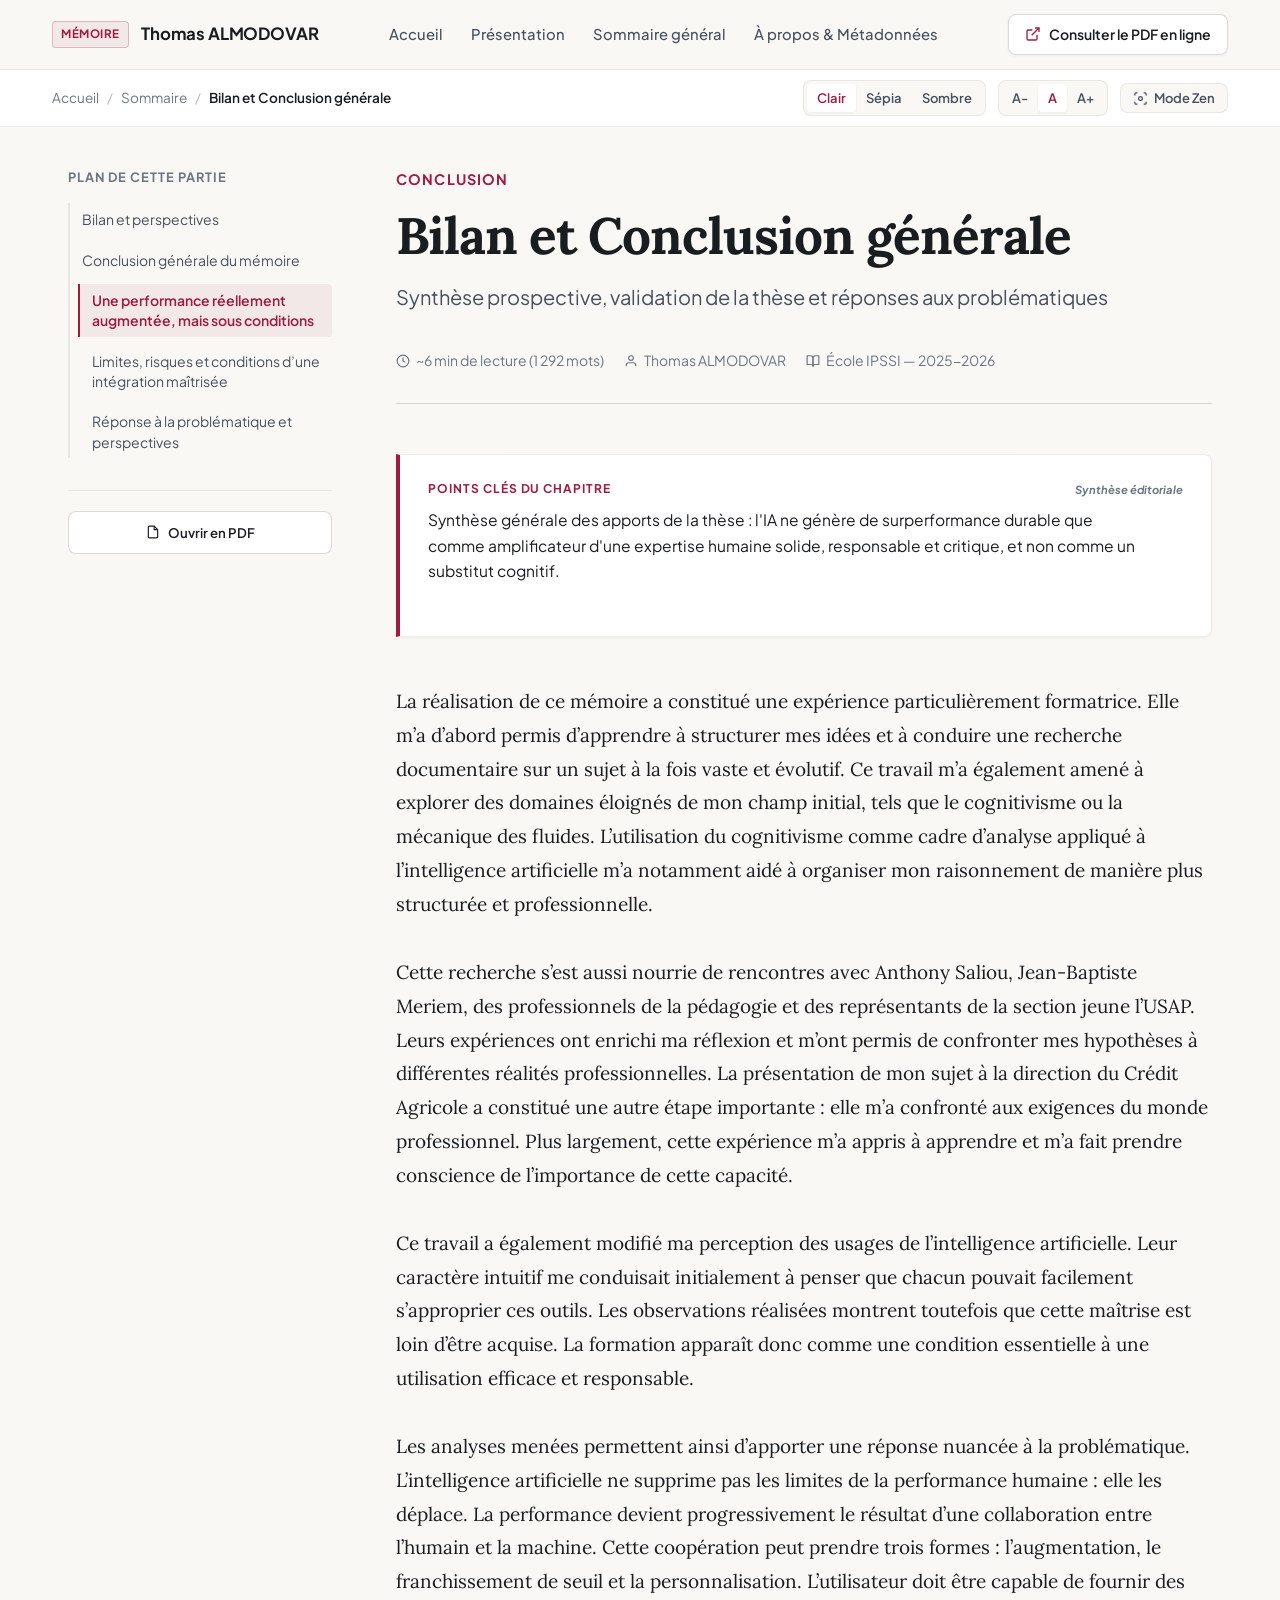
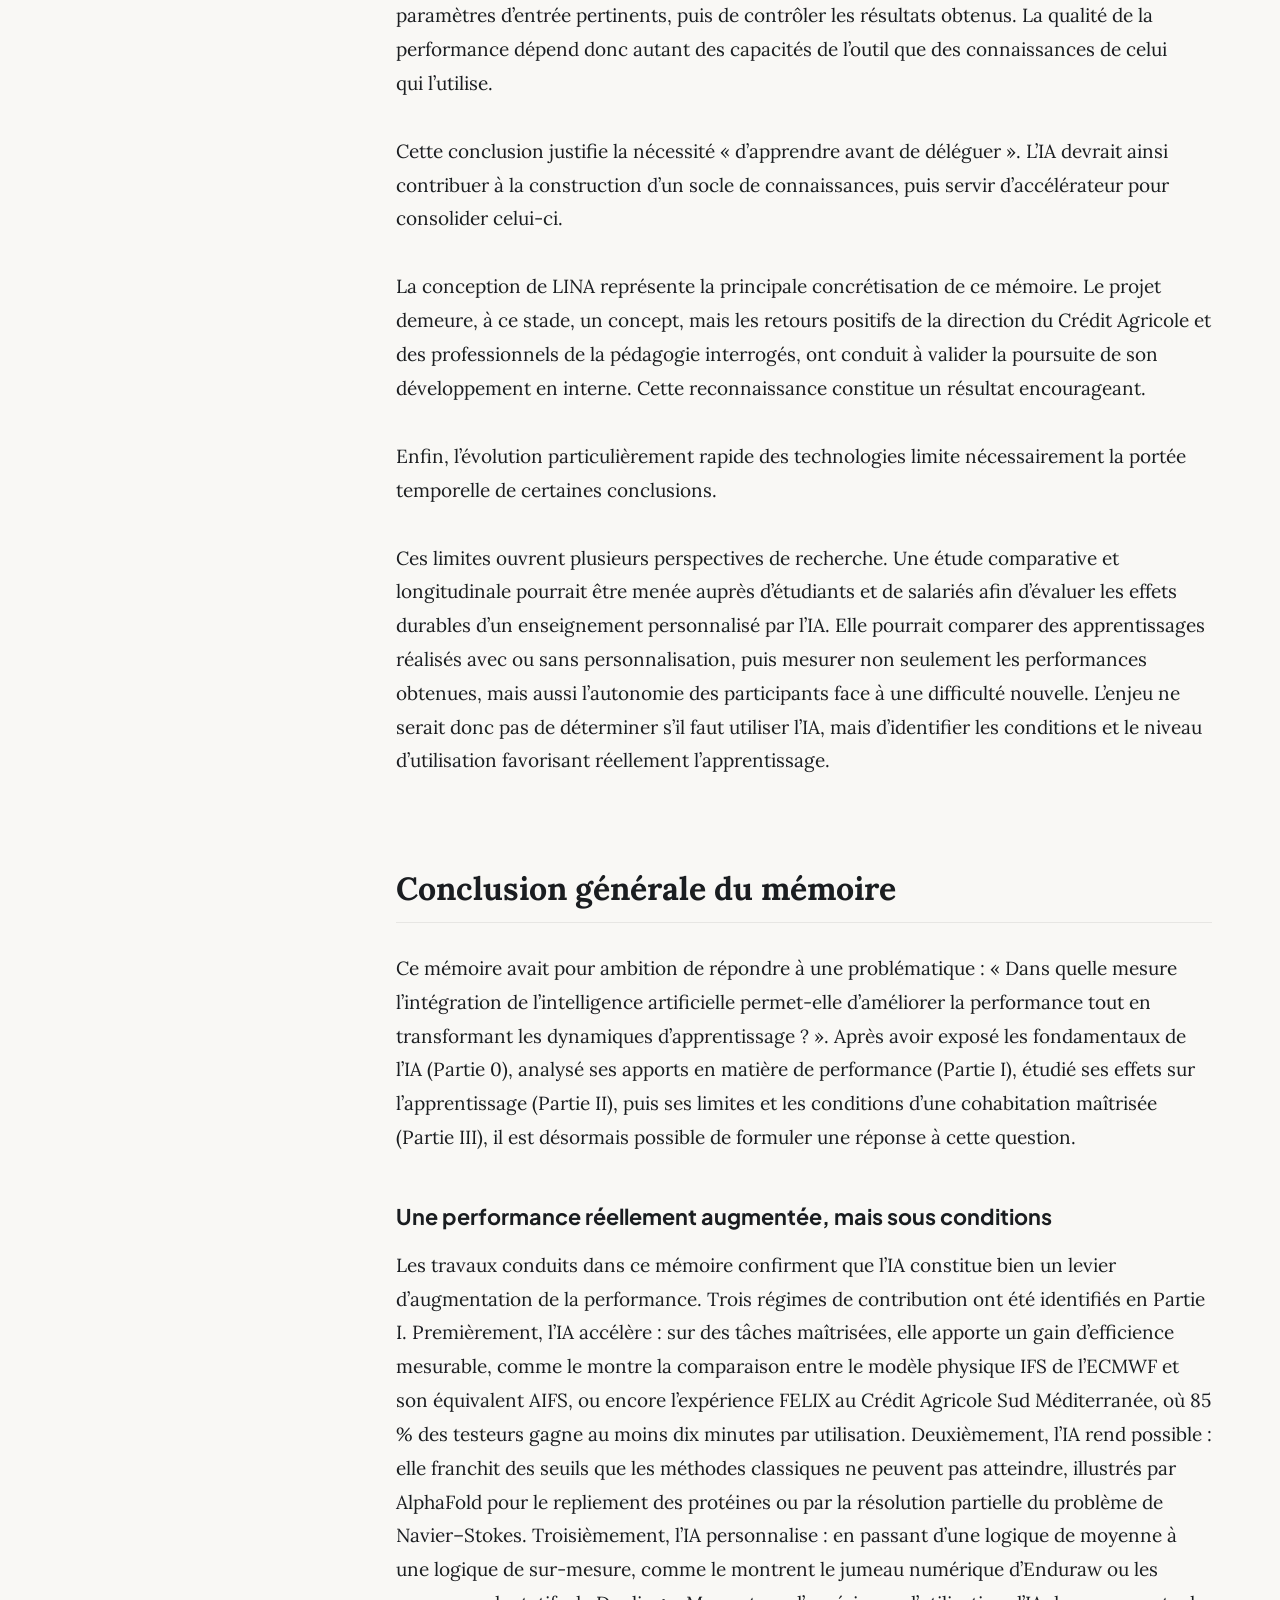
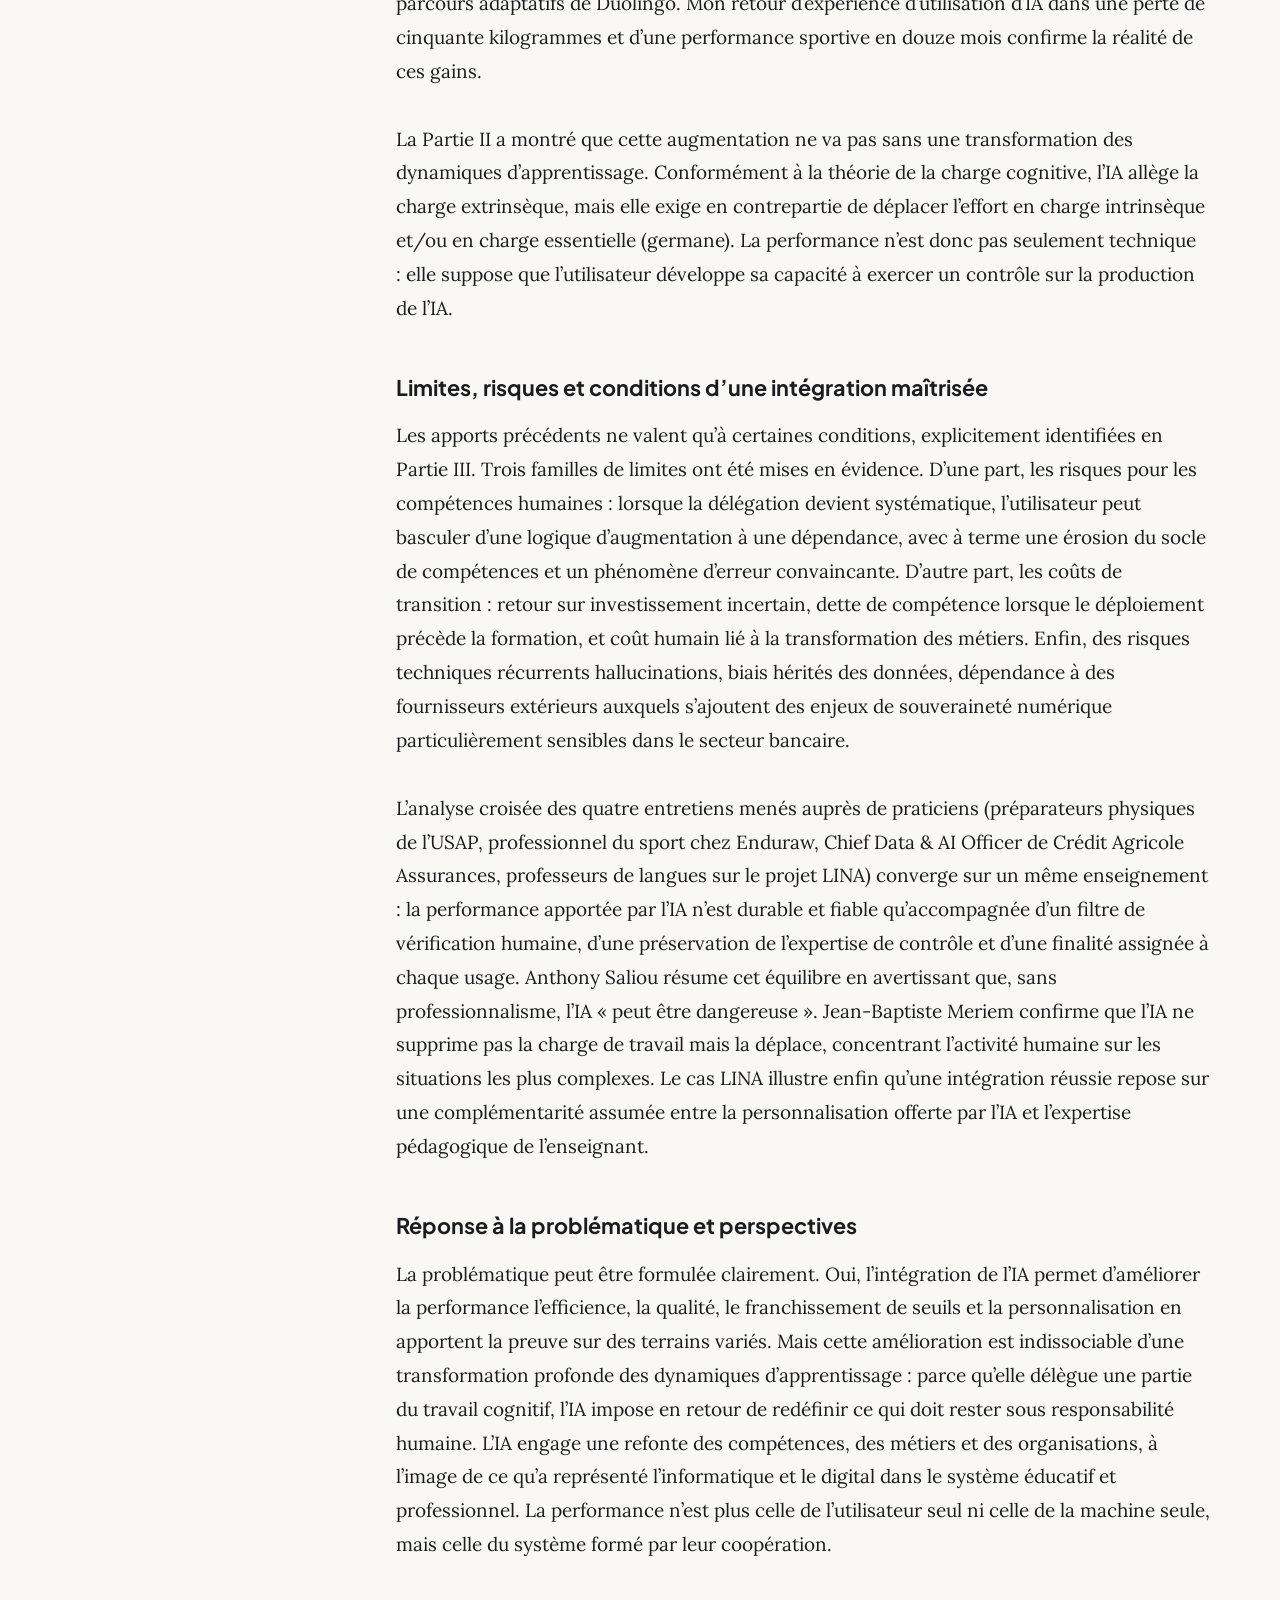
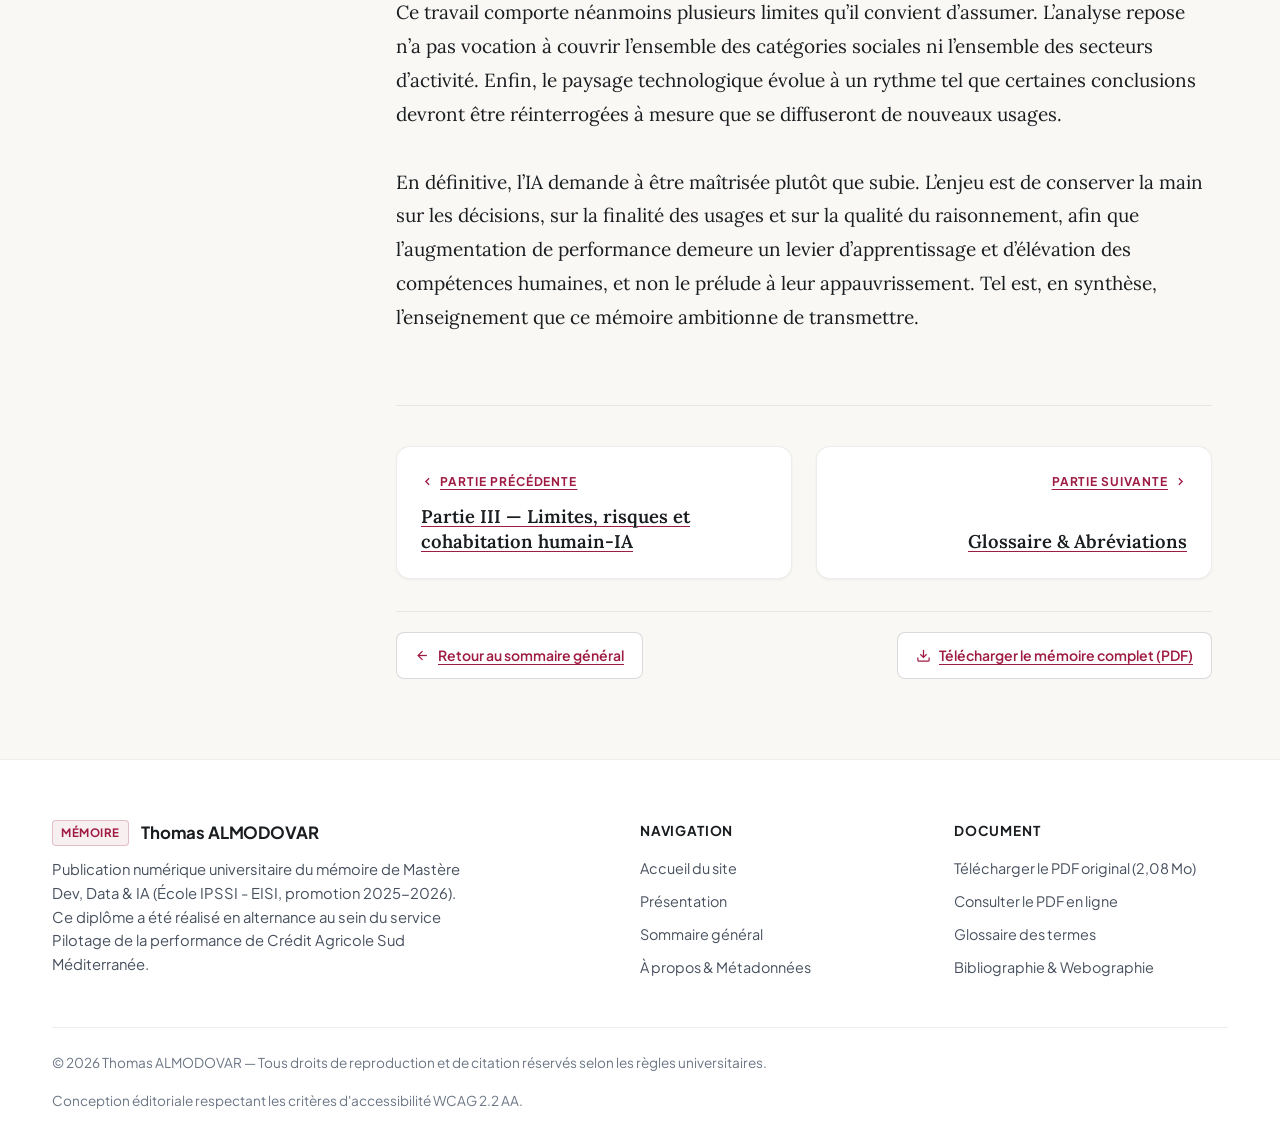
<file: lecture/conclusion.html>
<!DOCTYPE html>
<html lang="fr" data-theme="light" data-text-size="standard">
<head>
  <meta charset="UTF-8">
  <meta name="viewport" content="width=device-width, initial-scale=1.0">
  <title>Bilan et Conclusion générale | Mémoire de Thomas ALMODOVAR</title>
  <meta name="description" content="Synthèse générale des apports de la thèse : l&#x27;IA ne génère de surperformance durable que comme amplificateur d&#x27;une expertise humaine solide, responsable et crit">
  <meta name="author" content="Thomas ALMODOVAR">
  <meta name="robots" content="index, follow">

  <!-- Open Graph -->
  <meta property="og:title" content="Bilan et Conclusion générale">
  <meta property="og:description" content="Synthèse générale des apports de la thèse : l&#x27;IA ne génère de surperformance durable que comme amplificateur d&#x27;une expertise humaine solide, responsable et crit">
  <meta property="og:type" content="article">
  <meta property="og:locale" content="fr_FR">

  <!-- Styles -->
  <link rel="stylesheet" href="../css/main.css">
  <link rel="stylesheet" href="../css/reader.css">
</head>
<body>
  <!-- Lien d'évitement WCAG -->
  <a href="#main-reading-content" class="skip-link">Passer directement au texte du chapitre</a>

  <!-- En-tête du site -->
  <header class="site-header" role="banner">
    <div class="container site-header-inner">
      <a href="../index.html" class="brand" aria-label="Retour à l'accueil du mémoire">
        <span class="brand-badge">Mémoire</span>
        <span>Thomas ALMODOVAR</span>
      </a>

      <nav class="main-nav" aria-label="Navigation principale">
        <a href="../index.html" class="nav-link">Accueil</a>
        <a href="../index.html#presentation" class="nav-link">Présentation</a>
        <a href="../index.html#sommaire" class="nav-link">Sommaire général</a>
        <a href="../index.html#a-propos" class="nav-link">À propos & Métadonnées</a>
      </nav>

      <div class="header-actions">
        <a href="../assets/pdf/Memoire_ALMODOVAR_Thomas.pdf" target="_blank" class="btn-download-header" title="Consulter le mémoire complet au format PDF dans un nouvel onglet">
          <svg xmlns="http://www.w3.org/2000/svg" viewBox="0 0 24 24" fill="none" stroke="currentColor" stroke-width="2"><path d="M18 13v6a2 2 0 0 1-2 2H5a2 2 0 0 1-2-2V8a2 2 0 0 1 2-2h6"/><polyline points="15 3 21 3 21 9"/><line x1="10" y1="14" x2="21" y2="3"/></svg>
          <span>Consulter le PDF en ligne</span>
        </a>
        <button class="menu-toggle" type="button" aria-expanded="false" aria-label="Ouvrir le menu de navigation">
          <span></span><span></span><span></span>
        </button>
      </div>
    </div>
    <!-- Progression de lecture -->
    <div class="reading-progress-track" aria-hidden="true">
      <div class="reading-progress-bar"></div>
    </div>
  </header>

  <!-- Barre d'outils de lecture (fil d'ariane & réglages) -->
  <aside class="reader-toolbar" aria-label="Commandes de confort de lecture">
    <div class="container reader-toolbar-inner">
      <div class="reader-toolbar-left">
        <nav class="breadcrumb" aria-label="Fil d'Ariane">
          <a href="../index.html">Accueil</a>
          <span class="breadcrumb-separator">/</span>
          <a href="../index.html#sommaire">Sommaire</a>
          <span class="breadcrumb-separator">/</span>
          <span class="breadcrumb-current" aria-current="page">Bilan et Conclusion générale</span>
        </nav>
      </div>

      <div class="reader-controls">
        <button type="button" class="btn-toc-toggle" id="btnMobileToc" aria-expanded="false" aria-label="Afficher le sommaire de la partie">
          <svg xmlns="http://www.w3.org/2000/svg" width="14" height="14" viewBox="0 0 24 24" fill="none" stroke="currentColor" stroke-width="2"><line x1="3" y1="12" x2="21" y2="12"/><line x1="3" y1="6" x2="21" y2="6"/><line x1="3" y1="18" x2="21" y2="18"/></svg>
          <span>Sommaire</span>
        </button>

        <!-- Sélecteur de Thème -->
        <div class="control-group" role="group" aria-label="Sélection du thème de lecture">
          <button type="button" class="control-btn active" data-set-theme="light" aria-pressed="true" title="Thème clair ivoire">Clair</button>
          <button type="button" class="control-btn" data-set-theme="sepia" aria-pressed="false" title="Thème sépia ambré">Sépia</button>
          <button type="button" class="control-btn" data-set-theme="dark" aria-pressed="false" title="Thème sombre onyx">Sombre</button>
        </div>

        <!-- Sélecteur de Taille de police -->
        <div class="control-group" role="group" aria-label="Taille de typographie">
          <button type="button" class="control-btn" data-set-size="small" aria-pressed="false" title="Petite taille (17px)">A-</button>
          <button type="button" class="control-btn active" data-set-size="standard" aria-pressed="true" title="Taille standard (19px)">A</button>
          <button type="button" class="control-btn" data-set-size="large" aria-pressed="false" title="Grande taille (21px)">A+</button>
        </div>

        <!-- Mode concentration -->
        <button type="button" class="btn-zen-mode" id="btnZenMode" aria-pressed="false" title="Activer le mode concentration sans distraction (Touche Z)">
          <svg xmlns="http://www.w3.org/2000/svg" viewBox="0 0 24 24" fill="none" stroke="currentColor" stroke-width="2"><circle cx="12" cy="12" r="3"/><path d="M3 7V5a2 2 0 0 1 2-2h2"/><path d="M17 3h2a2 2 0 0 1 2 2v2"/><path d="M21 17v2a2 2 0 0 1-2 2h-2"/><path d="M7 21H5a2 2 0 0 1-2-2v-2"/></svg>
          <span class="zen-label">Mode Zen</span>
        </button>
      </div>
    </div>
  </aside>

  <!-- Disposition principale de lecture -->
  <div class="reader-layout">
    <!-- Sommaire latéral fixe/sticky -->
    <nav class="reader-sidebar" aria-label="Sommaire de la partie">
      <div class="reader-sidebar-title">Plan de cette partie</div>
      <ul class="chapter-toc-list">
        <li class="chapter-toc-item"><a href="#concl-bilan" class="chapter-toc-link">Bilan et perspectives</a></li>
<li class="chapter-toc-item"><a href="#concl-generale" class="chapter-toc-link">Conclusion générale du mémoire</a></li>
<li class="chapter-toc-item" style="padding-left: 10px;"><a href="#concl-performance" class="chapter-toc-link">Une performance réellement augmentée, mais sous conditions</a></li>
<li class="chapter-toc-item" style="padding-left: 10px;"><a href="#concl-limites" class="chapter-toc-link">Limites, risques et conditions d’une intégration maîtrisée</a></li>
<li class="chapter-toc-item" style="padding-left: 10px;"><a href="#concl-reponse" class="chapter-toc-link">Réponse à la problématique et perspectives</a></li>
      </ul>
      <div style="margin-top: 32px; padding-top: 20px; border-top: 1px solid var(--border-subtle);">
        <a href="../assets/pdf/Memoire_ALMODOVAR_Thomas.pdf" target="_blank" class="btn-secondary-outline" style="width: 100%; justify-content: center; font-size: 0.825rem;">
          <svg xmlns="http://www.w3.org/2000/svg" width="14" height="14" viewBox="0 0 24 24" fill="none" stroke="currentColor" stroke-width="2"><path d="M14 2H6a2 2 0 0 0-2 2v16a2 2 0 0 0 2 2h12a2 2 0 0 0 2-2V8z"/><polyline points="14 2 14 8 20 8"/></svg>
          <span>Ouvrir en PDF</span>
        </a>
      </div>
    </nav>

    <!-- Corps de lecture principal -->
    <main id="main-reading-content" class="reader-content" role="main">
      <header class="chapter-header">
        <div class="chapter-part-num">Conclusion</div>
        <h1 class="chapter-title">Bilan et Conclusion générale</h1>
        <p class="chapter-subtitle">Synthèse prospective, validation de la thèse et réponses aux problématiques</p>

        <div class="chapter-meta-row">
          <span class="chapter-meta-pill">
            <svg xmlns="http://www.w3.org/2000/svg" width="14" height="14" viewBox="0 0 24 24" fill="none" stroke="currentColor" stroke-width="2"><circle cx="12" cy="12" r="10"/><polyline points="12 6 12 12 16 14"/></svg>
            <span>~6 min de lecture (1 292 mots)</span>
          </span>
          <span class="chapter-meta-pill">
            <svg xmlns="http://www.w3.org/2000/svg" width="14" height="14" viewBox="0 0 24 24" fill="none" stroke="currentColor" stroke-width="2"><path d="M20 21v-2a4 4 0 0 0-4-4H8a4 4 0 0 0-4 4v2"/><circle cx="12" cy="7" r="4"/></svg>
            <span>Thomas ALMODOVAR</span>
          </span>
          <span class="chapter-meta-pill">
            <svg xmlns="http://www.w3.org/2000/svg" width="14" height="14" viewBox="0 0 24 24" fill="none" stroke="currentColor" stroke-width="2" stroke-linecap="round" stroke-linejoin="round"><path d="M2 3h6a4 4 0 0 1 4 4v14a3 3 0 0 0-3-3H2z"/><path d="M22 3h-6a4 4 0 0 0-4 4v14a3 3 0 0 1 3-3h7z"/></svg>
            <span>École IPSSI — 2025-2026</span>
          </span>
        </div>
      </header>

      <!-- Synthèse éditoriale identifiée -->
      <section class="editorial-chapter-summary" aria-label="Synthèse éditoriale de la partie">
        <div class="summary-heading">
          <span>Points clés du chapitre</span>
          <span class="summary-badge">Synthèse éditoriale</span>
        </div>
        <p>Synthèse générale des apports de la thèse : l&#x27;IA ne génère de surperformance durable que comme amplificateur d&#x27;une expertise humaine solide, responsable et critique, et non comme un substitut cognitif.</p>
      </section>

      <!-- Texte intégral du mémoire -->
      <article class="chapter-body-text">
        <p>La réalisation de ce mémoire a constitué une expérience particulièrement formatrice. Elle m’a d’abord permis d’apprendre à structurer mes idées et à conduire une recherche documentaire sur un sujet à la fois vaste et évolutif. Ce travail m’a également amené à explorer des domaines éloignés de mon champ initial, tels que le cognitivisme ou la mécanique des fluides. L’utilisation du cognitivisme comme cadre d’analyse appliqué à l’intelligence artificielle m’a notamment aidé à organiser mon raisonnement de manière plus structurée et professionnelle.</p>
<p>Cette recherche s’est aussi nourrie de rencontres avec Anthony Saliou, Jean-Baptiste Meriem, des professionnels de la pédagogie et des représentants de la section jeune l’USAP. Leurs expériences ont enrichi ma réflexion et m’ont permis de confronter mes hypothèses à différentes réalités professionnelles. La présentation de mon sujet à la direction du Crédit Agricole a constitué une autre étape importante : elle m’a confronté aux exigences du monde professionnel. Plus largement, cette expérience m’a appris à apprendre et m’a fait prendre conscience de l’importance de cette capacité.</p>
<p>Ce travail a également modifié ma perception des usages de l’intelligence artificielle. Leur caractère intuitif me conduisait initialement à penser que chacun pouvait facilement s’approprier ces outils. Les observations réalisées montrent toutefois que cette maîtrise est loin d’être acquise. La formation apparaît donc comme une condition essentielle à une utilisation efficace et responsable.</p>
<p>Les analyses menées permettent ainsi d’apporter une réponse nuancée à la problématique. L’intelligence artificielle ne supprime pas les limites de la performance humaine : elle les déplace. La performance devient progressivement le résultat d’une collaboration entre l’humain et la machine. Cette coopération peut prendre trois formes : l’augmentation, le franchissement de seuil et la personnalisation. L’utilisateur doit être capable de fournir des paramètres d’entrée pertinents, puis de contrôler les résultats obtenus. La qualité de la performance dépend donc autant des capacités de l’outil que des connaissances de celui qui l’utilise.</p>
<p>Cette conclusion justifie la nécessité « d’apprendre avant de déléguer ». L’IA devrait ainsi contribuer à la construction d’un socle de connaissances, puis servir d’accélérateur pour consolider celui-ci.</p>
<p>La conception de LINA représente la principale concrétisation de ce mémoire. Le projet demeure, à ce stade, un concept, mais les retours positifs de la direction du Crédit Agricole et des professionnels de la pédagogie interrogés, ont conduit à valider la poursuite de son développement en interne. Cette reconnaissance constitue un résultat encourageant.</p>
<p>Enfin, l’évolution particulièrement rapide des technologies limite nécessairement la portée temporelle de certaines conclusions.</p>
<p>Ces limites ouvrent plusieurs perspectives de recherche. Une étude comparative et longitudinale pourrait être menée auprès d’étudiants et de salariés afin d’évaluer les effets durables d’un enseignement personnalisé par l’IA. Elle pourrait comparer des apprentissages réalisés avec ou sans personnalisation, puis mesurer non seulement les performances obtenues, mais aussi l’autonomie des participants face à une difficulté nouvelle. L’enjeu ne serait donc pas de déterminer s’il faut utiliser l’IA, mais d’identifier les conditions et le niveau d’utilisation favorisant réellement l’apprentissage.</p>
<h2 id="concl-generale">Conclusion générale du mémoire</h2>
<p>Ce mémoire avait pour ambition de répondre à une problématique : « Dans quelle mesure l’intégration de l’intelligence artificielle permet-elle d’améliorer la performance tout en transformant les dynamiques d’apprentissage ? ». Après avoir exposé les fondamentaux de l’IA (Partie 0), analysé ses apports en matière de performance (Partie I), étudié ses effets sur l’apprentissage (Partie II), puis ses limites et les conditions d’une cohabitation maîtrisée (Partie III), il est désormais possible de formuler une réponse à cette question.</p>
<h3 id="concl-performance">Une performance réellement augmentée, mais sous conditions</h3>
<p>Les travaux conduits dans ce mémoire confirment que l’IA constitue bien un levier d’augmentation de la performance. Trois régimes de contribution ont été identifiés en Partie I. Premièrement, l’IA accélère : sur des tâches maîtrisées, elle apporte un gain d’efficience mesurable, comme le montre la comparaison entre le modèle physique IFS de l’ECMWF et son équivalent AIFS, ou encore l’expérience FELIX au Crédit Agricole Sud Méditerranée, où 85 % des testeurs gagne au moins dix minutes par utilisation. Deuxièmement, l’IA rend possible : elle franchit des seuils que les méthodes classiques ne peuvent pas atteindre, illustrés par AlphaFold pour le repliement des protéines ou par la résolution partielle du problème de Navier–Stokes. Troisièmement, l’IA personnalise : en passant d’une logique de moyenne à une logique de sur-mesure, comme le montrent le jumeau numérique d’Enduraw ou les parcours adaptatifs de Duolingo. Mon retour d’expérience d’utilisation d’IA dans une perte de cinquante kilogrammes et d’une performance sportive en douze mois confirme la réalité de ces gains.</p>
<p>La Partie II a montré que cette augmentation ne va pas sans une transformation des dynamiques d’apprentissage. Conformément à la théorie de la charge cognitive, l’IA allège la charge extrinsèque, mais elle exige en contrepartie de déplacer l’effort en charge intrinsèque et/ou en charge essentielle (germane). La performance n’est donc pas seulement technique : elle suppose que l’utilisateur développe sa capacité à exercer un contrôle sur la production de l’IA.</p>
<h3 id="concl-limites">Limites, risques et conditions d’une intégration maîtrisée</h3>
<p>Les apports précédents ne valent qu’à certaines conditions, explicitement identifiées en Partie III. Trois familles de limites ont été mises en évidence. D’une part, les risques pour les compétences humaines : lorsque la délégation devient systématique, l’utilisateur peut basculer d’une logique d’augmentation à une dépendance, avec à terme une érosion du socle de compétences et un phénomène d’erreur convaincante. D’autre part, les coûts de transition : retour sur investissement incertain, dette de compétence lorsque le déploiement précède la formation, et coût humain lié à la transformation des métiers. Enfin, des risques techniques récurrents hallucinations, biais hérités des données, dépendance à des fournisseurs extérieurs auxquels s’ajoutent des enjeux de souveraineté numérique particulièrement sensibles dans le secteur bancaire.</p>
<p>L’analyse croisée des quatre entretiens menés auprès de praticiens (préparateurs physiques de l’USAP, professionnel du sport chez Enduraw, Chief Data &amp; AI Officer de Crédit Agricole Assurances, professeurs de langues sur le projet LINA) converge sur un même enseignement : la performance apportée par l’IA n’est durable et fiable qu’accompagnée d’un filtre de vérification humaine, d’une préservation de l’expertise de contrôle et d’une finalité assignée à chaque usage. Anthony Saliou résume cet équilibre en avertissant que, sans professionnalisme, l’IA « peut être dangereuse ». Jean-Baptiste Meriem confirme que l’IA ne supprime pas la charge de travail mais la déplace, concentrant l’activité humaine sur les situations les plus complexes. Le cas LINA illustre enfin qu’une intégration réussie repose sur une complémentarité assumée entre la personnalisation offerte par l’IA et l’expertise pédagogique de l’enseignant.</p>
<h3 id="concl-reponse">Réponse à la problématique et perspectives</h3>
<p>La problématique peut être formulée clairement. Oui, l’intégration de l’IA permet d’améliorer la performance l’efficience, la qualité, le franchissement de seuils et la personnalisation en apportent la preuve sur des terrains variés. Mais cette amélioration est indissociable d’une transformation profonde des dynamiques d’apprentissage : parce qu’elle délègue une partie du travail cognitif, l’IA impose en retour de redéfinir ce qui doit rester sous responsabilité humaine. L’IA engage une refonte des compétences, des métiers et des organisations, à l’image de ce qu’a représenté l’informatique et le digital dans le système éducatif et professionnel. La performance n’est plus celle de l’utilisateur seul ni celle de la machine seule, mais celle du système formé par leur coopération.</p>
<p>Ce travail comporte néanmoins plusieurs limites qu’il convient d’assumer. L’analyse repose n’a pas vocation à couvrir l’ensemble des catégories sociales ni l’ensemble des secteurs d’activité. Enfin, le paysage technologique évolue à un rythme tel que certaines conclusions devront être réinterrogées à mesure que se diffuseront de nouveaux usages.</p>
<p>En définitive, l’IA demande à être maîtrisée plutôt que subie. L’enjeu est de conserver la main sur les décisions, sur la finalité des usages et sur la qualité du raisonnement, afin que l’augmentation de performance demeure un levier d’apprentissage et d’élévation des compétences humaines, et non le prélude à leur appauvrissement. Tel est, en synthèse, l’enseignement que ce mémoire ambitionne de transmettre.</p>
      </article>

      <!-- Navigation séquentielle bas de page -->
      <footer class="chapter-nav-footer">
        <div class="chapter-nav-grid">
          
        <a href="partie-3.html" class="chapter-nav-card prev">
          <span class="chapter-nav-direction">
            <svg xmlns="http://www.w3.org/2000/svg" width="13" height="13" viewBox="0 0 24 24" fill="none" stroke="currentColor" stroke-width="2.5"><polyline points="15 18 9 12 15 6"/></svg>
            <span>Partie précédente</span>
          </span>
          <span class="chapter-nav-title">Partie III — Limites, risques et cohabitation humain-IA</span>
        </a>
        
          
        <a href="glossaire.html" class="chapter-nav-card next">
          <span class="chapter-nav-direction">
            <span>Partie suivante</span>
            <svg xmlns="http://www.w3.org/2000/svg" width="13" height="13" viewBox="0 0 24 24" fill="none" stroke="currentColor" stroke-width="2.5"><polyline points="9 18 15 12 9 6"/></svg>
          </span>
          <span class="chapter-nav-title">Glossaire &amp; Abréviations</span>
        </a>
        
        </div>

        <div class="chapter-nav-bottom-actions">
          <a href="../index.html#sommaire" class="btn-secondary-outline">
            <svg xmlns="http://www.w3.org/2000/svg" width="15" height="15" viewBox="0 0 24 24" fill="none" stroke="currentColor" stroke-width="2"><line x1="19" y1="12" x2="5" y2="12"/><polyline points="12 19 5 12 12 5"/></svg>
            <span>Retour au sommaire général</span>
          </a>

          <a href="../assets/pdf/Memoire_ALMODOVAR_Thomas.pdf" download="Memoire_ALMODOVAR_Thomas.pdf" class="btn-secondary-outline">
            <svg xmlns="http://www.w3.org/2000/svg" width="15" height="15" viewBox="0 0 24 24" fill="none" stroke="currentColor" stroke-width="2"><path d="M21 15v4a2 2 0 0 1-2 2H5a2 2 0 0 1-2-2v-4"/><polyline points="7 10 12 15 17 10"/><line x1="12" y1="15" x2="12" y2="3"/></svg>
            <span>Télécharger le mémoire complet (PDF)</span>
          </a>
        </div>
      </footer>
    </main>
  </div>

  <!-- Pied de page -->
  <footer class="site-footer" role="contentinfo">
    <div class="container">
      <div class="footer-top">
        <div>
          <div class="brand">
            <span class="brand-badge">Mémoire</span>
            <span>Thomas ALMODOVAR</span>
          </div>
          <p class="footer-brand-desc">
            Publication numérique universitaire du mémoire de Mastère Dev, Data & IA (École IPSSI - EISI, promotion 2025-2026). Ce diplôme a été réalisé en alternance au sein du service Pilotage de la performance de Crédit Agricole Sud Méditerranée.
          </p>
        </div>
        <div>
          <div class="footer-heading">Navigation</div>
          <ul class="footer-links">
            <li><a href="../index.html">Accueil du site</a></li>
            <li><a href="../index.html#presentation">Présentation</a></li>
            <li><a href="../index.html#sommaire">Sommaire général</a></li>
            <li><a href="../index.html#a-propos">À propos & Métadonnées</a></li>
          </ul>
        </div>
        <div>
          <div class="footer-heading">Document</div>
          <ul class="footer-links">
            <li><a href="../assets/pdf/Memoire_ALMODOVAR_Thomas.pdf" download="Memoire_ALMODOVAR_Thomas.pdf">Télécharger le PDF original (2,08 Mo)</a></li>
            <li><a href="../assets/pdf/Memoire_ALMODOVAR_Thomas.pdf" target="_blank">Consulter le PDF en ligne</a></li>
            <li><a href="glossaire.html">Glossaire des termes</a></li>
            <li><a href="bibliographie.html">Bibliographie & Webographie</a></li>
          </ul>
        </div>
      </div>
      <div class="footer-bottom">
        <div>© 2026 Thomas ALMODOVAR — Tous droits de reproduction et de citation réservés selon les règles universitaires.</div>
        <div>Conception éditoriale respectant les critères d'accessibilité WCAG 2.2 AA.</div>
      </div>
    </div>
  </footer>

  <!-- Scripts -->
  <script src="../js/main.js"></script>
  <script src="../js/reader.js"></script>
</body>
</html>
</file>
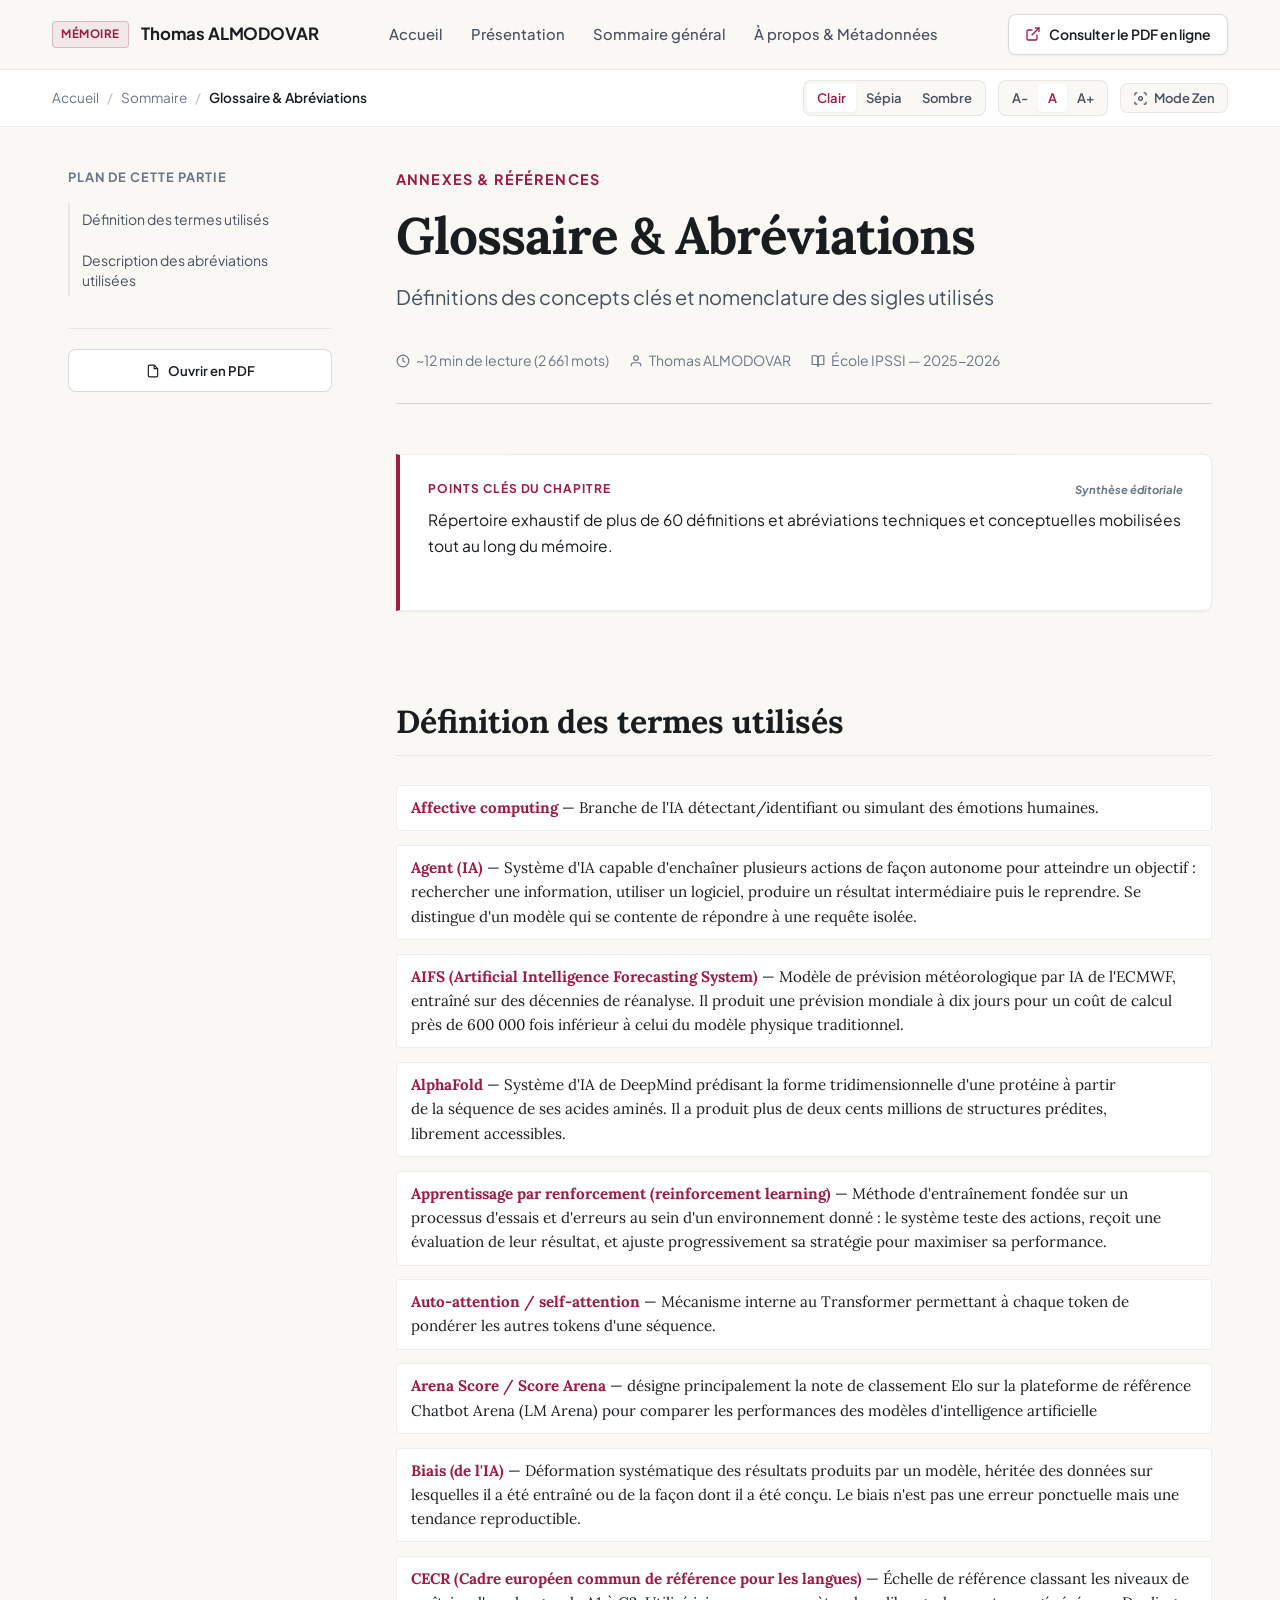
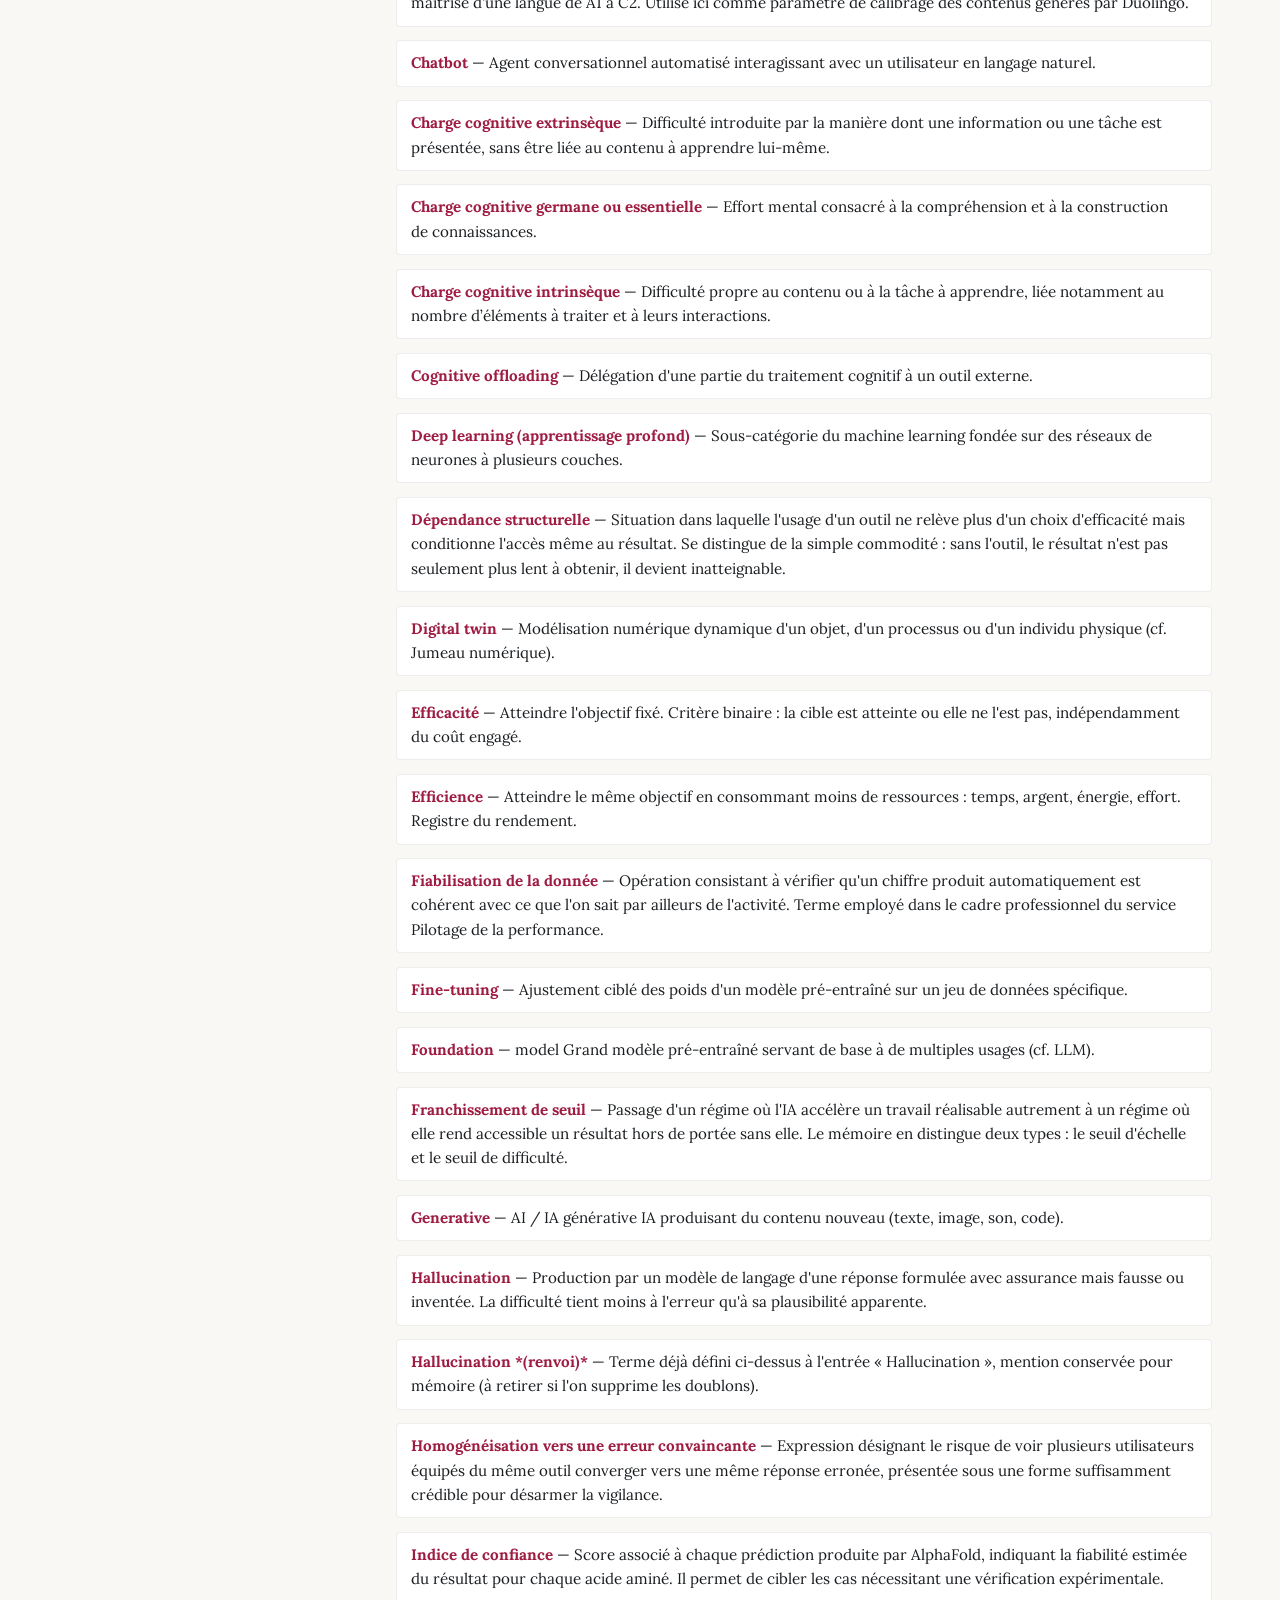
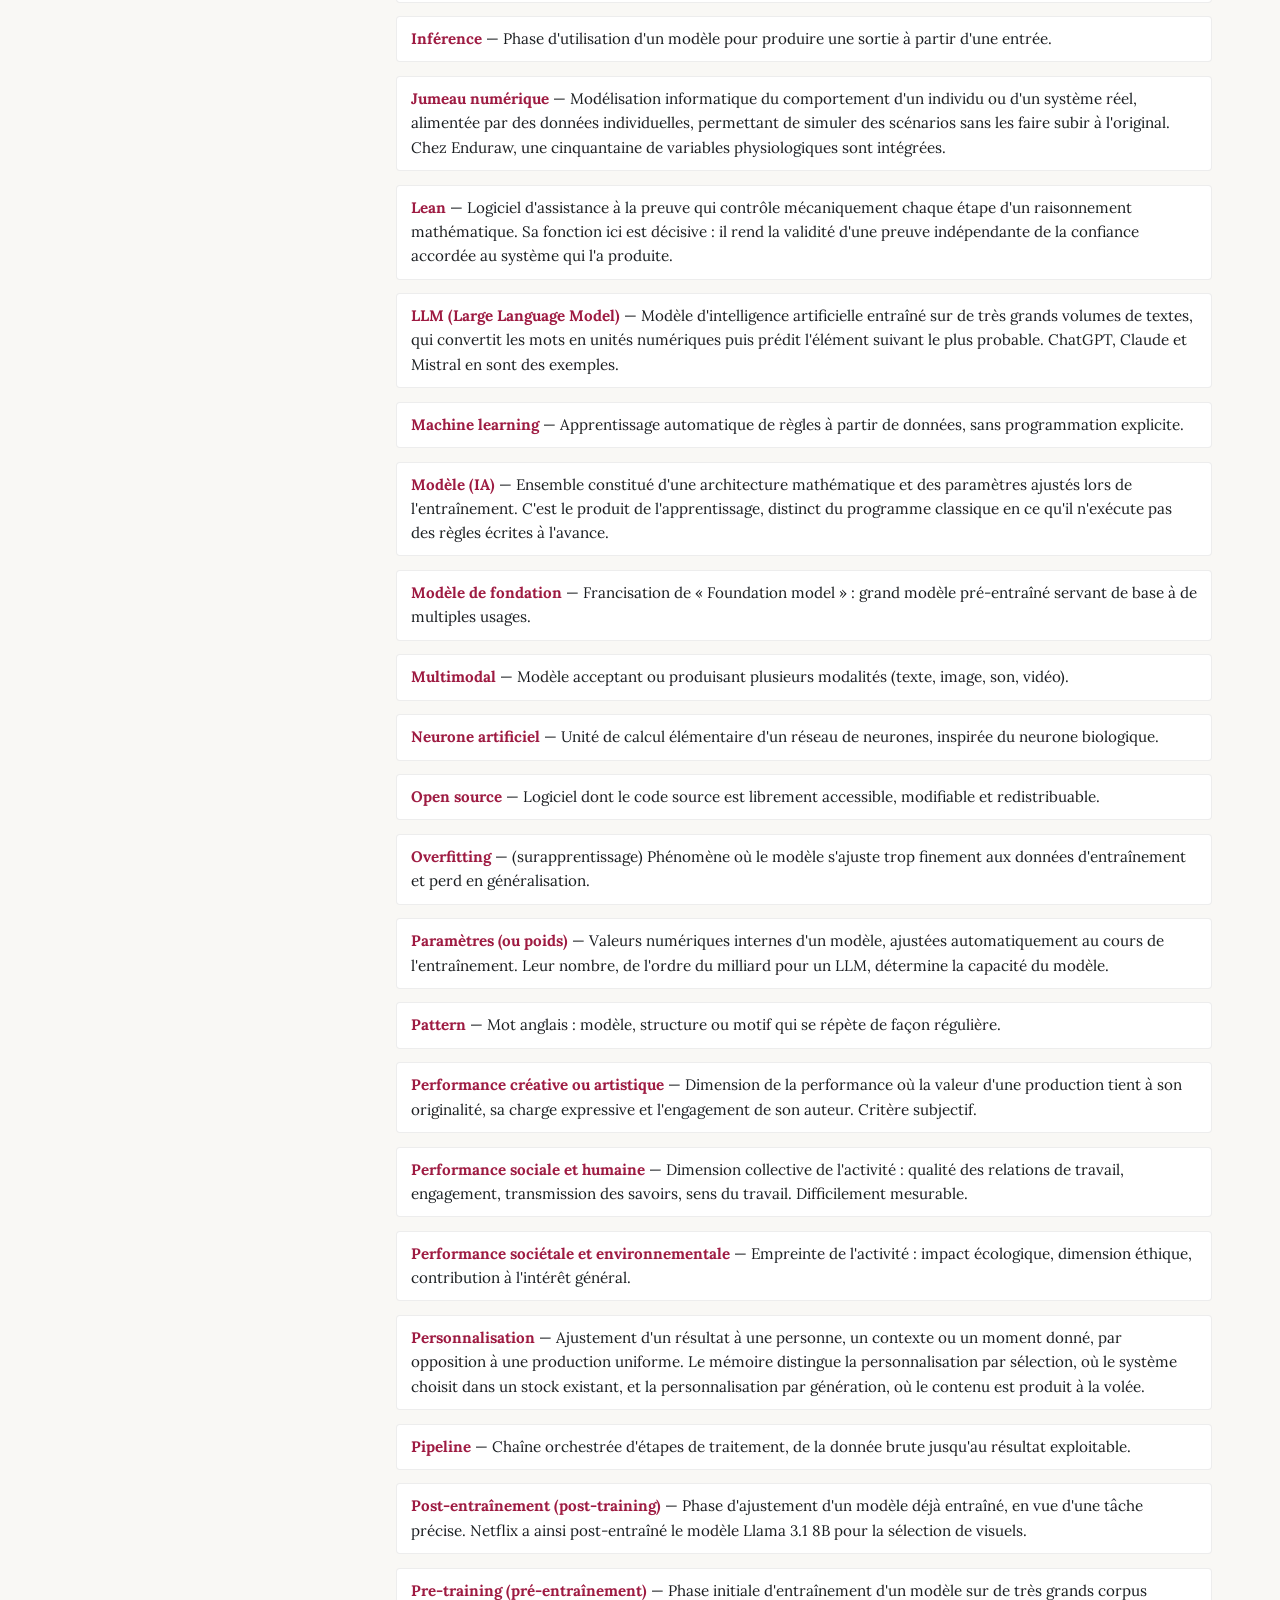
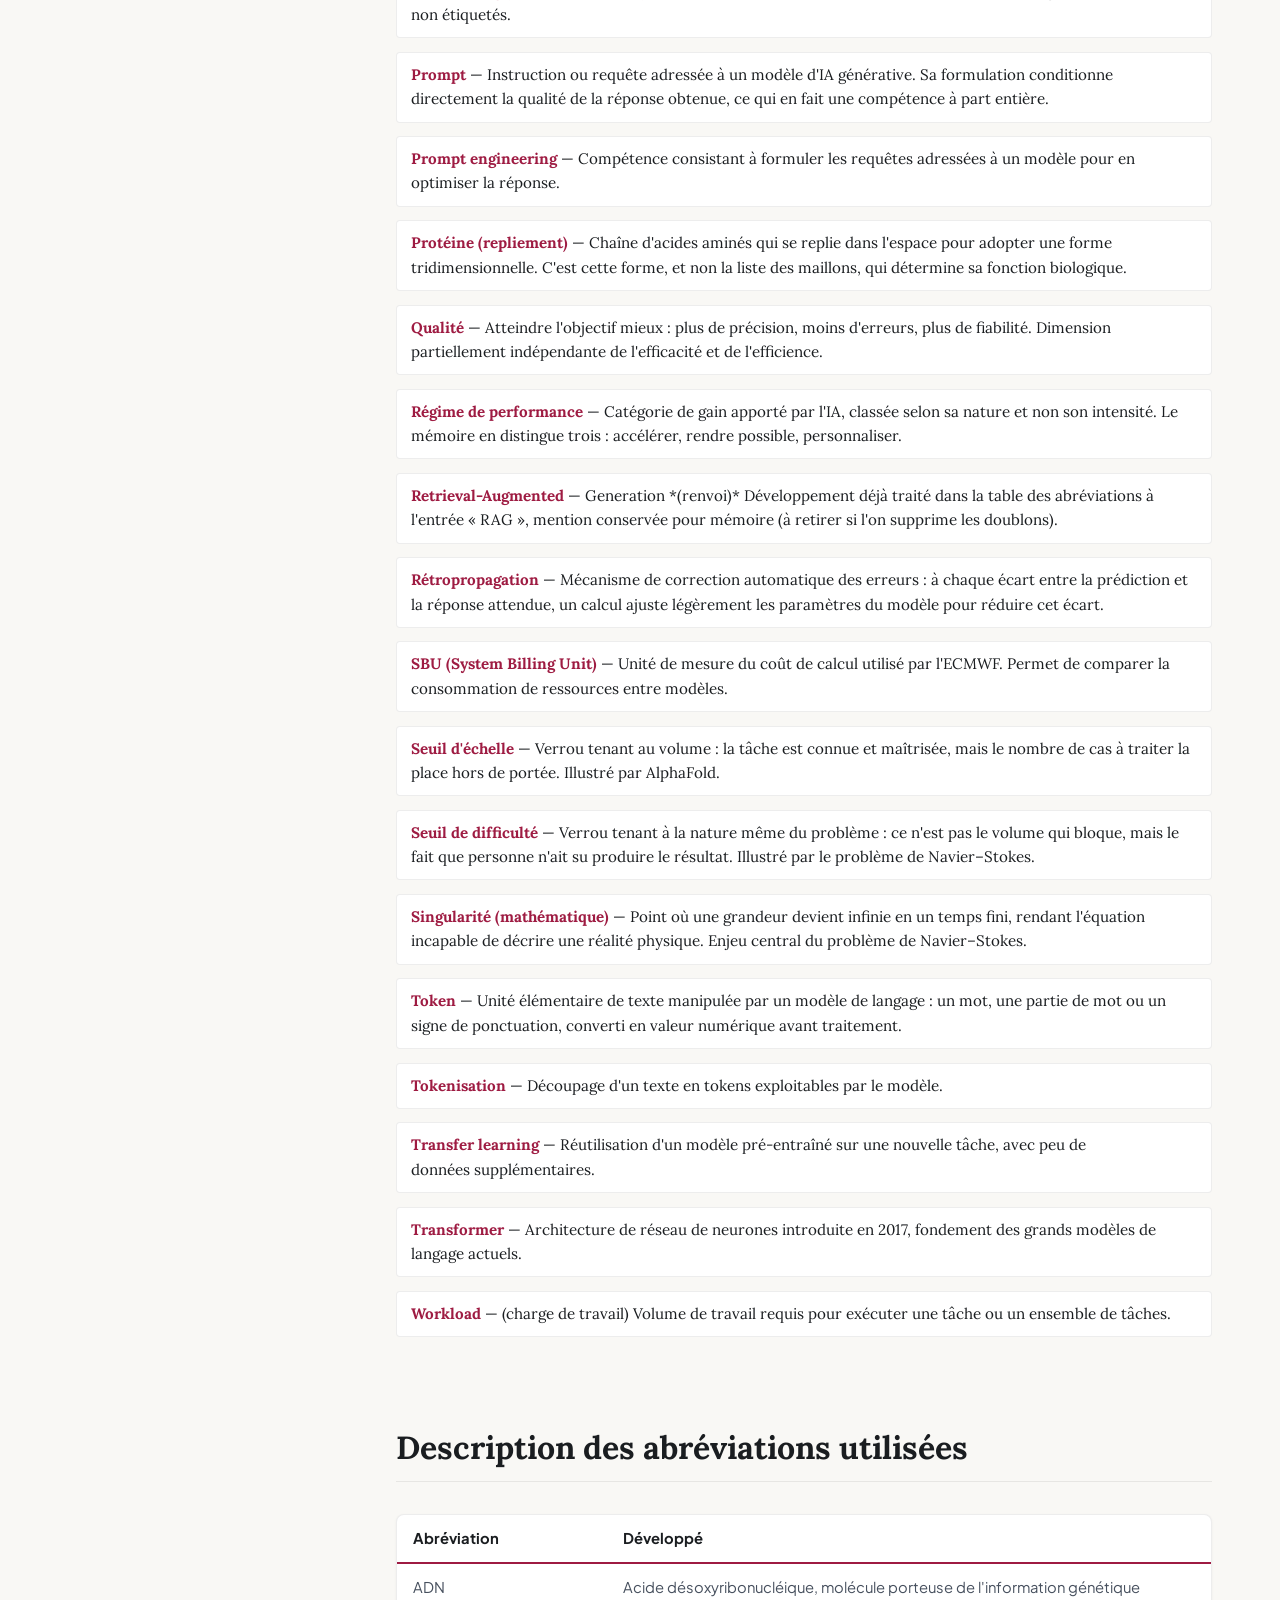
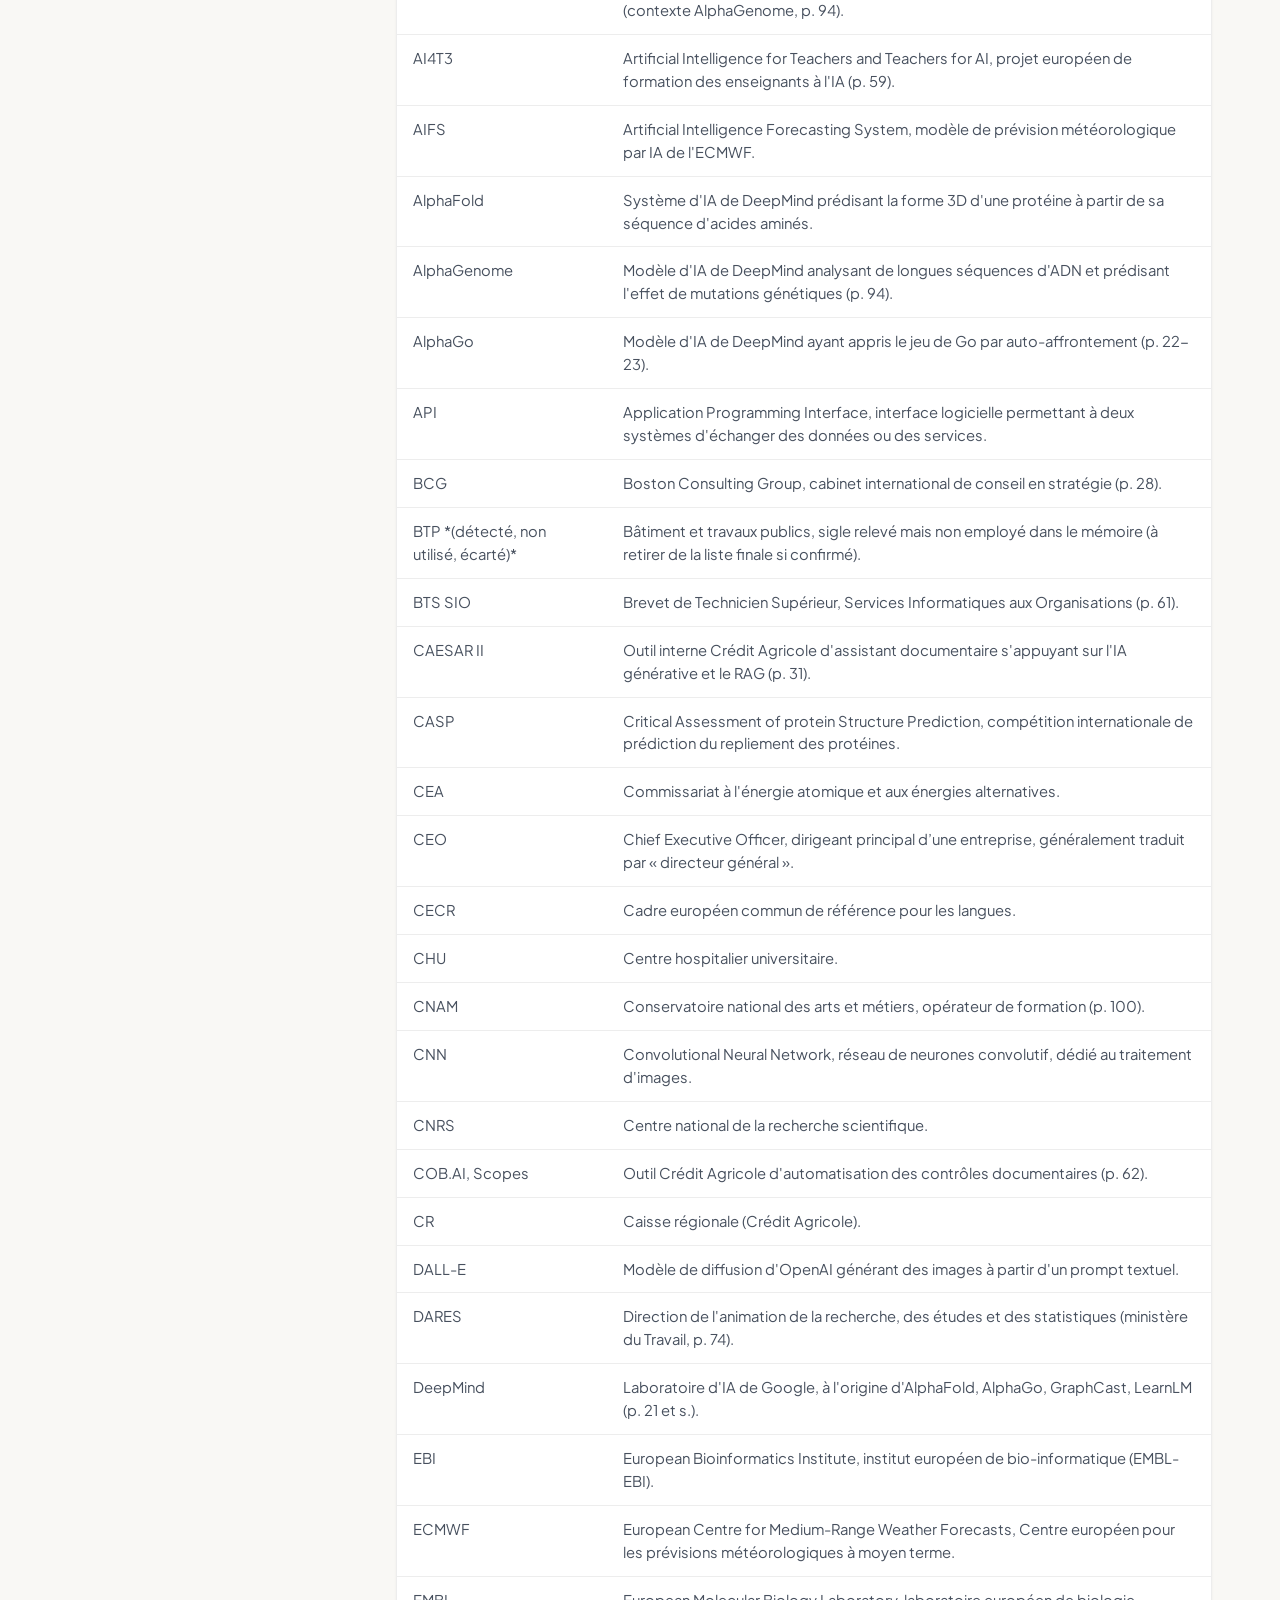
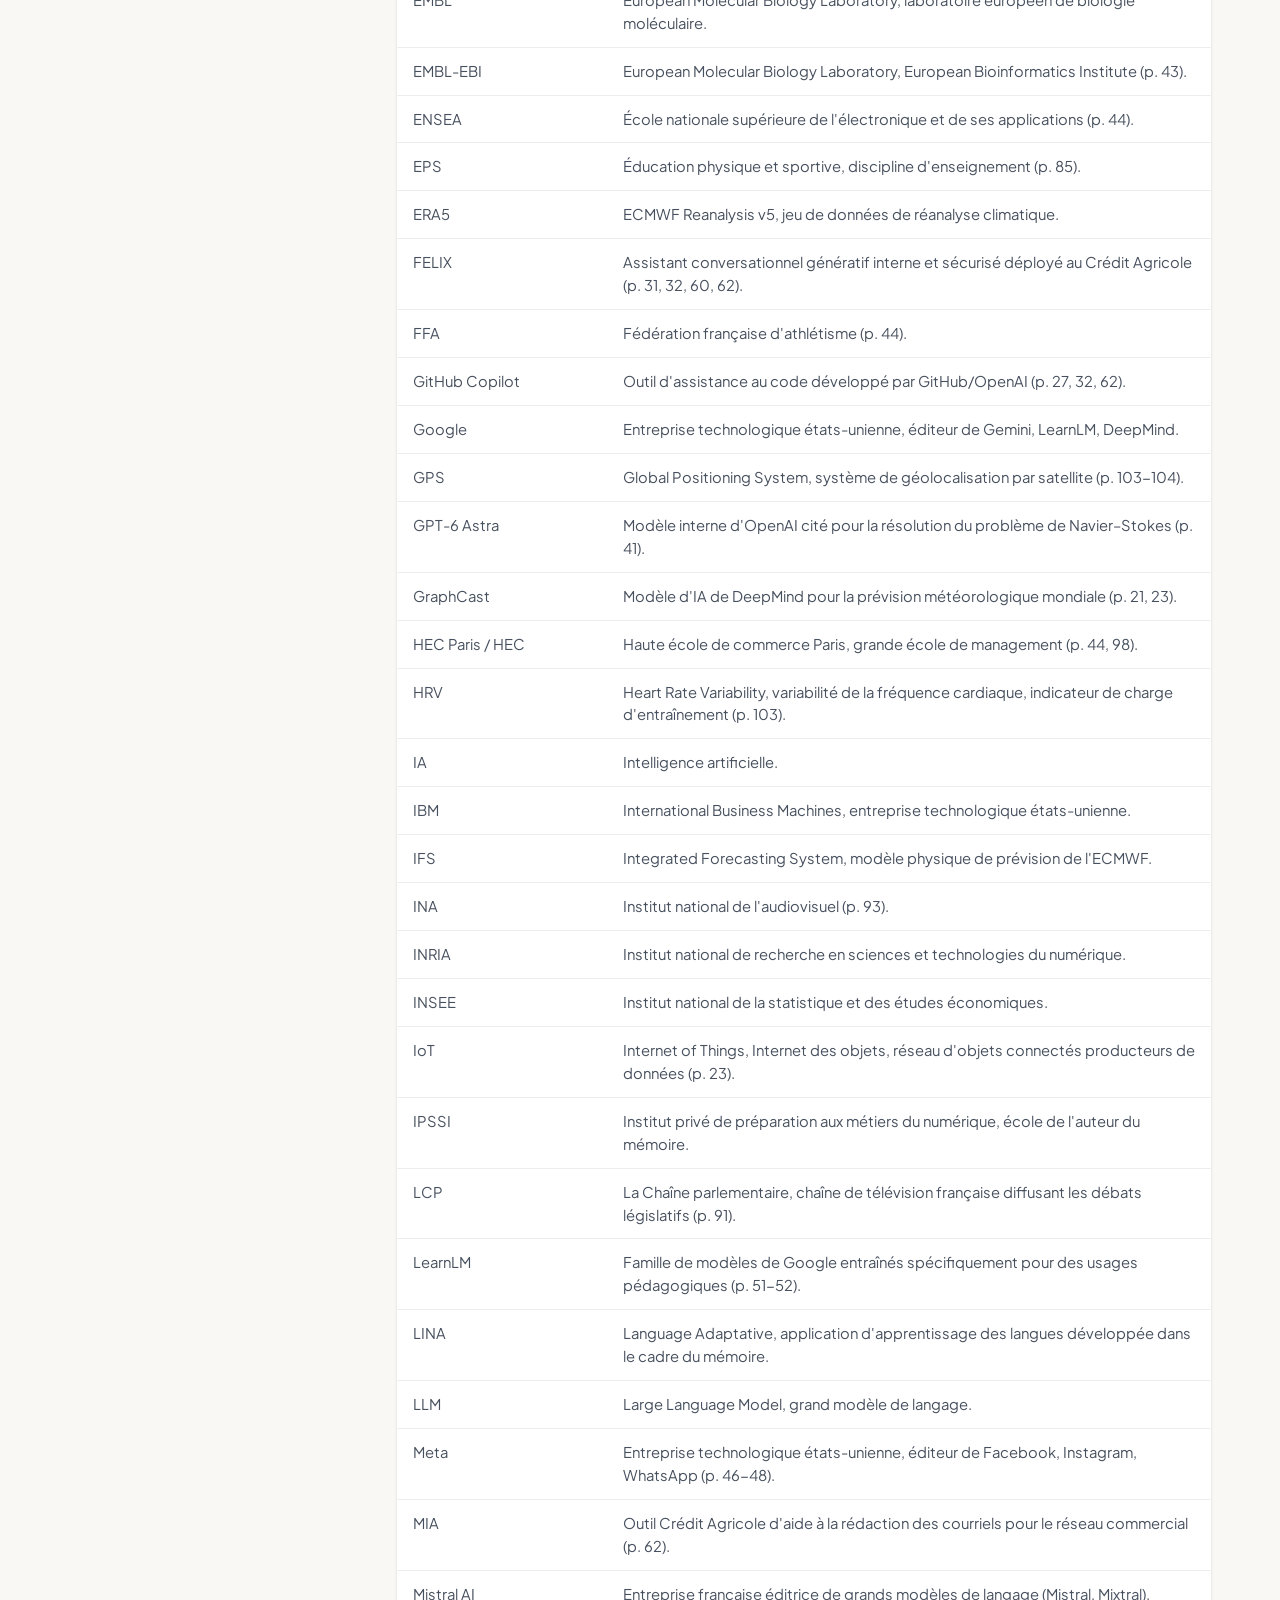
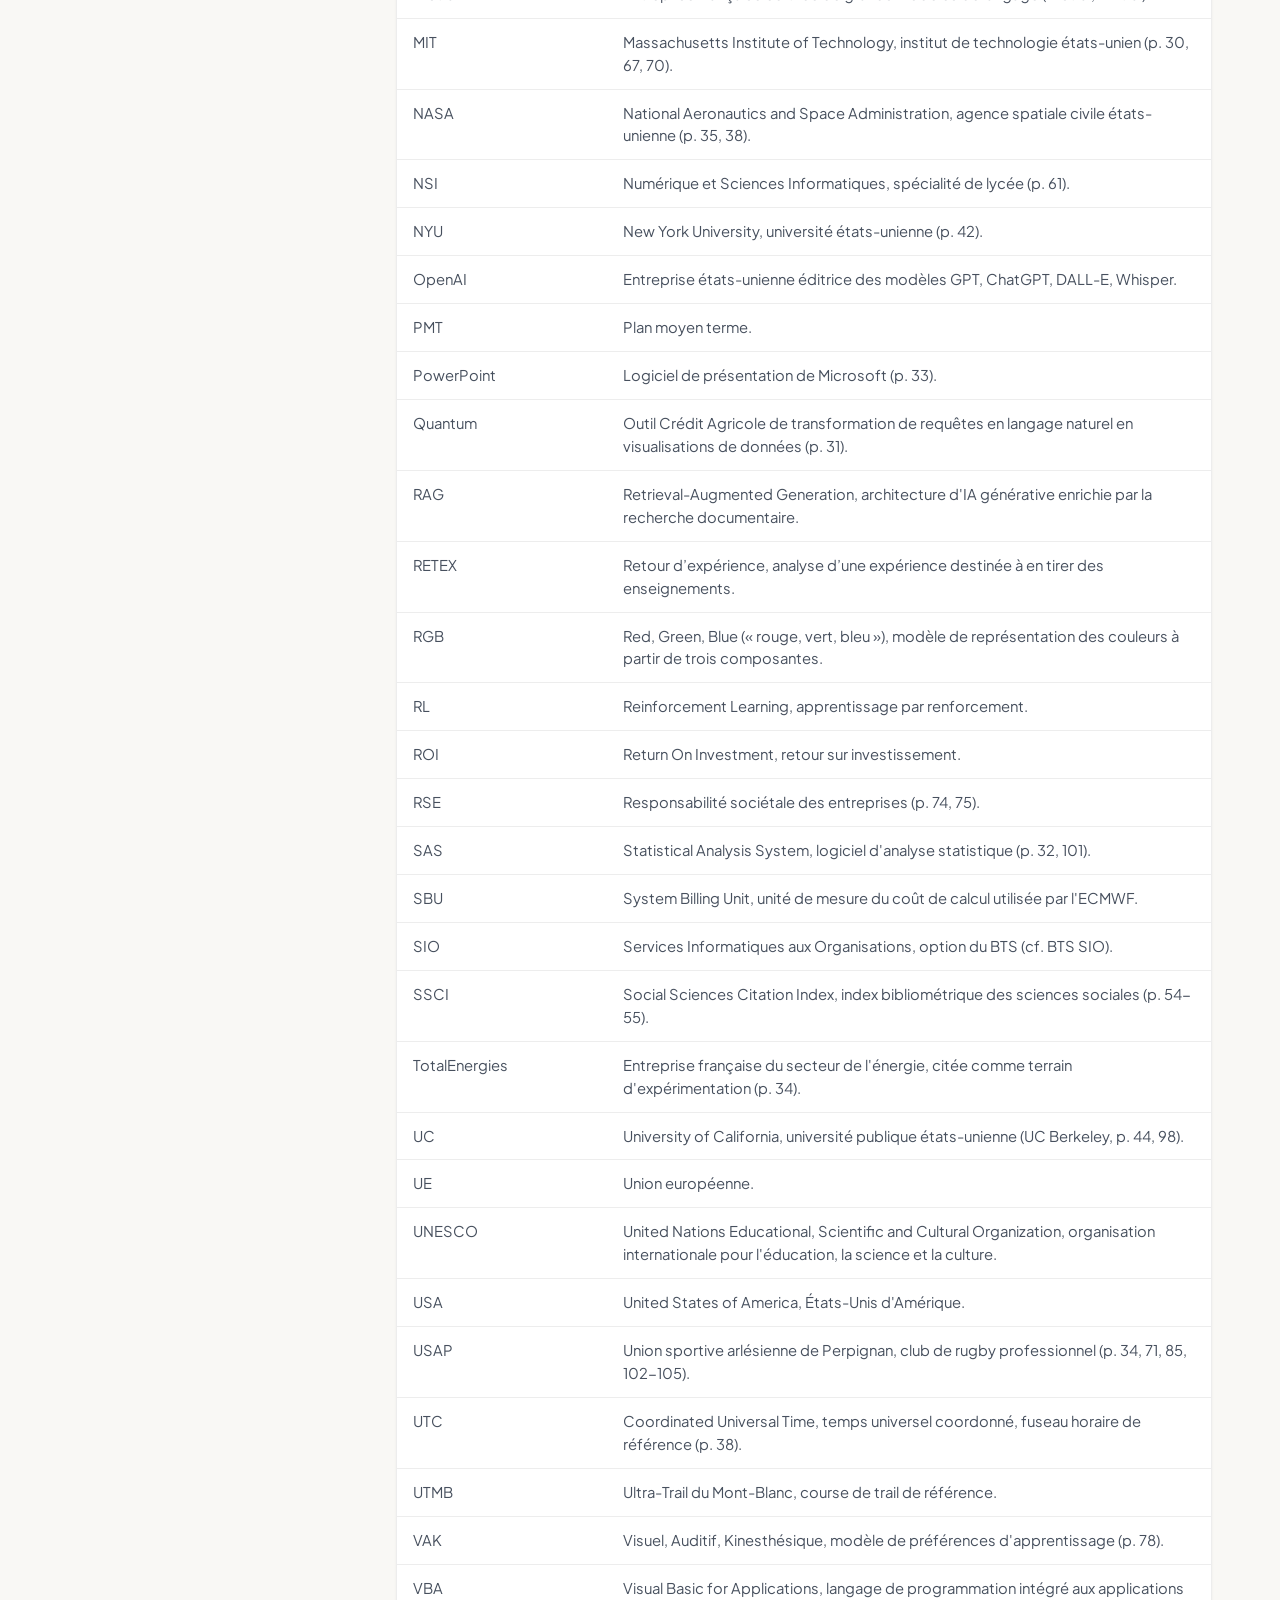
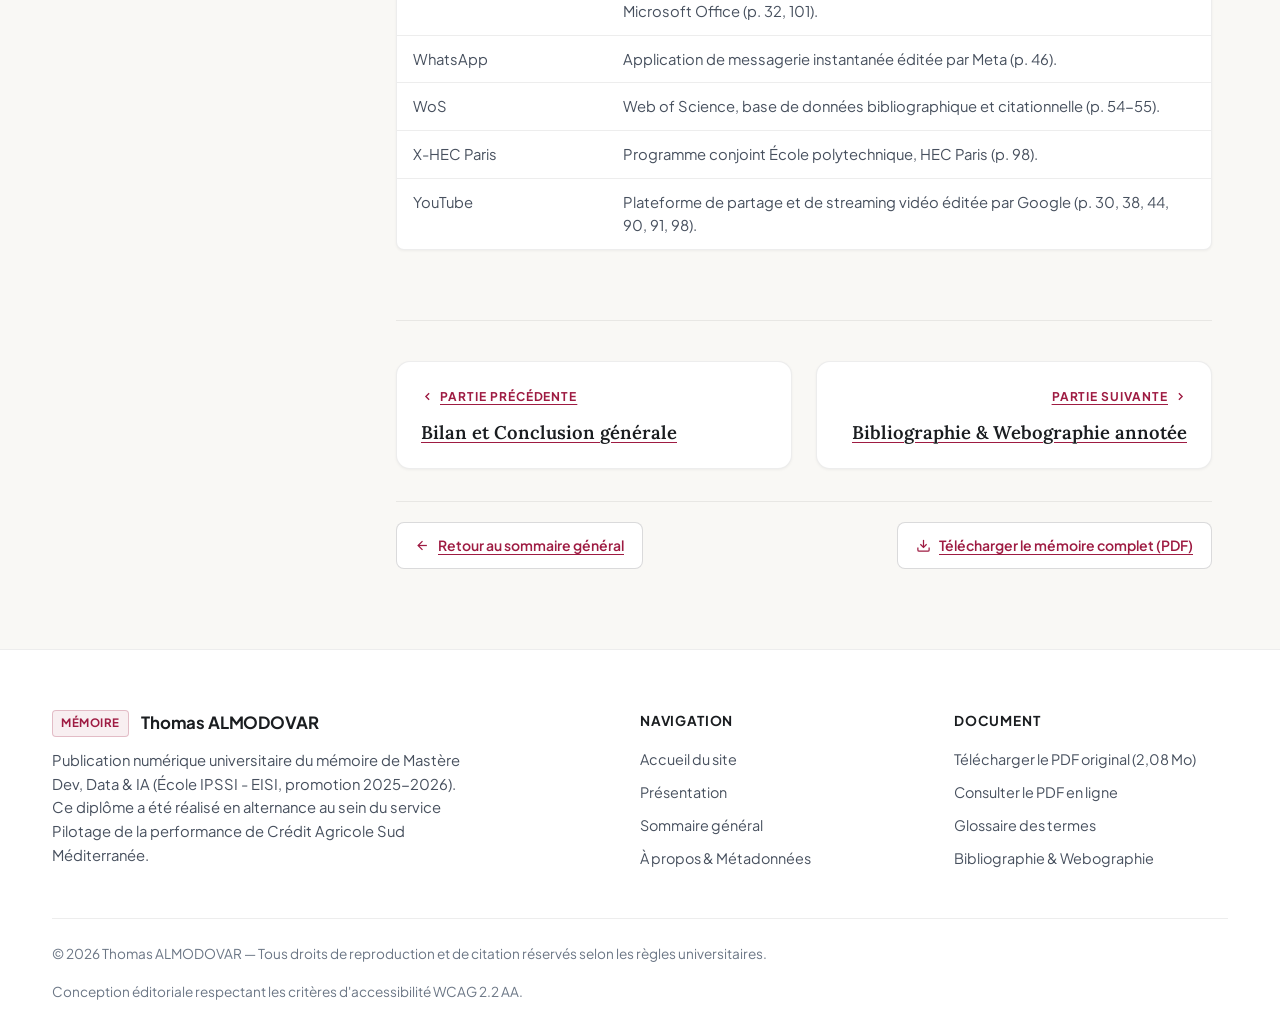
<file: lecture/glossaire.html>
<!DOCTYPE html>
<html lang="fr" data-theme="light" data-text-size="standard">
<head>
  <meta charset="UTF-8">
  <meta name="viewport" content="width=device-width, initial-scale=1.0">
  <title>Glossaire &amp; Abréviations | Mémoire de Thomas ALMODOVAR</title>
  <meta name="description" content="Répertoire exhaustif de plus de 60 définitions et abréviations techniques et conceptuelles mobilisées tout au long du mémoire.">
  <meta name="author" content="Thomas ALMODOVAR">
  <meta name="robots" content="index, follow">

  <!-- Open Graph -->
  <meta property="og:title" content="Glossaire &amp; Abréviations">
  <meta property="og:description" content="Répertoire exhaustif de plus de 60 définitions et abréviations techniques et conceptuelles mobilisées tout au long du mémoire.">
  <meta property="og:type" content="article">
  <meta property="og:locale" content="fr_FR">

  <!-- Styles -->
  <link rel="stylesheet" href="../css/main.css">
  <link rel="stylesheet" href="../css/reader.css">
</head>
<body>
  <!-- Lien d'évitement WCAG -->
  <a href="#main-reading-content" class="skip-link">Passer directement au texte du chapitre</a>

  <!-- En-tête du site -->
  <header class="site-header" role="banner">
    <div class="container site-header-inner">
      <a href="../index.html" class="brand" aria-label="Retour à l'accueil du mémoire">
        <span class="brand-badge">Mémoire</span>
        <span>Thomas ALMODOVAR</span>
      </a>

      <nav class="main-nav" aria-label="Navigation principale">
        <a href="../index.html" class="nav-link">Accueil</a>
        <a href="../index.html#presentation" class="nav-link">Présentation</a>
        <a href="../index.html#sommaire" class="nav-link">Sommaire général</a>
        <a href="../index.html#a-propos" class="nav-link">À propos & Métadonnées</a>
      </nav>

      <div class="header-actions">
        <a href="../assets/pdf/Memoire_ALMODOVAR_Thomas.pdf" target="_blank" class="btn-download-header" title="Consulter le mémoire complet au format PDF dans un nouvel onglet">
          <svg xmlns="http://www.w3.org/2000/svg" viewBox="0 0 24 24" fill="none" stroke="currentColor" stroke-width="2"><path d="M18 13v6a2 2 0 0 1-2 2H5a2 2 0 0 1-2-2V8a2 2 0 0 1 2-2h6"/><polyline points="15 3 21 3 21 9"/><line x1="10" y1="14" x2="21" y2="3"/></svg>
          <span>Consulter le PDF en ligne</span>
        </a>
        <button class="menu-toggle" type="button" aria-expanded="false" aria-label="Ouvrir le menu de navigation">
          <span></span><span></span><span></span>
        </button>
      </div>
    </div>
    <!-- Progression de lecture -->
    <div class="reading-progress-track" aria-hidden="true">
      <div class="reading-progress-bar"></div>
    </div>
  </header>

  <!-- Barre d'outils de lecture (fil d'ariane & réglages) -->
  <aside class="reader-toolbar" aria-label="Commandes de confort de lecture">
    <div class="container reader-toolbar-inner">
      <div class="reader-toolbar-left">
        <nav class="breadcrumb" aria-label="Fil d'Ariane">
          <a href="../index.html">Accueil</a>
          <span class="breadcrumb-separator">/</span>
          <a href="../index.html#sommaire">Sommaire</a>
          <span class="breadcrumb-separator">/</span>
          <span class="breadcrumb-current" aria-current="page">Glossaire &amp; Abréviations</span>
        </nav>
      </div>

      <div class="reader-controls">
        <button type="button" class="btn-toc-toggle" id="btnMobileToc" aria-expanded="false" aria-label="Afficher le sommaire de la partie">
          <svg xmlns="http://www.w3.org/2000/svg" width="14" height="14" viewBox="0 0 24 24" fill="none" stroke="currentColor" stroke-width="2"><line x1="3" y1="12" x2="21" y2="12"/><line x1="3" y1="6" x2="21" y2="6"/><line x1="3" y1="18" x2="21" y2="18"/></svg>
          <span>Sommaire</span>
        </button>

        <!-- Sélecteur de Thème -->
        <div class="control-group" role="group" aria-label="Sélection du thème de lecture">
          <button type="button" class="control-btn active" data-set-theme="light" aria-pressed="true" title="Thème clair ivoire">Clair</button>
          <button type="button" class="control-btn" data-set-theme="sepia" aria-pressed="false" title="Thème sépia ambré">Sépia</button>
          <button type="button" class="control-btn" data-set-theme="dark" aria-pressed="false" title="Thème sombre onyx">Sombre</button>
        </div>

        <!-- Sélecteur de Taille de police -->
        <div class="control-group" role="group" aria-label="Taille de typographie">
          <button type="button" class="control-btn" data-set-size="small" aria-pressed="false" title="Petite taille (17px)">A-</button>
          <button type="button" class="control-btn active" data-set-size="standard" aria-pressed="true" title="Taille standard (19px)">A</button>
          <button type="button" class="control-btn" data-set-size="large" aria-pressed="false" title="Grande taille (21px)">A+</button>
        </div>

        <!-- Mode concentration -->
        <button type="button" class="btn-zen-mode" id="btnZenMode" aria-pressed="false" title="Activer le mode concentration sans distraction (Touche Z)">
          <svg xmlns="http://www.w3.org/2000/svg" viewBox="0 0 24 24" fill="none" stroke="currentColor" stroke-width="2"><circle cx="12" cy="12" r="3"/><path d="M3 7V5a2 2 0 0 1 2-2h2"/><path d="M17 3h2a2 2 0 0 1 2 2v2"/><path d="M21 17v2a2 2 0 0 1-2 2h-2"/><path d="M7 21H5a2 2 0 0 1-2-2v-2"/></svg>
          <span class="zen-label">Mode Zen</span>
        </button>
      </div>
    </div>
  </aside>

  <!-- Disposition principale de lecture -->
  <div class="reader-layout">
    <!-- Sommaire latéral fixe/sticky -->
    <nav class="reader-sidebar" aria-label="Sommaire de la partie">
      <div class="reader-sidebar-title">Plan de cette partie</div>
      <ul class="chapter-toc-list">
        <li class="chapter-toc-item"><a href="#glo-termes" class="chapter-toc-link">Définition des termes utilisés</a></li>
<li class="chapter-toc-item"><a href="#glo-abrev" class="chapter-toc-link">Description des abréviations utilisées</a></li>
      </ul>
      <div style="margin-top: 32px; padding-top: 20px; border-top: 1px solid var(--border-subtle);">
        <a href="../assets/pdf/Memoire_ALMODOVAR_Thomas.pdf" target="_blank" class="btn-secondary-outline" style="width: 100%; justify-content: center; font-size: 0.825rem;">
          <svg xmlns="http://www.w3.org/2000/svg" width="14" height="14" viewBox="0 0 24 24" fill="none" stroke="currentColor" stroke-width="2"><path d="M14 2H6a2 2 0 0 0-2 2v16a2 2 0 0 0 2 2h12a2 2 0 0 0 2-2V8z"/><polyline points="14 2 14 8 20 8"/></svg>
          <span>Ouvrir en PDF</span>
        </a>
      </div>
    </nav>

    <!-- Corps de lecture principal -->
    <main id="main-reading-content" class="reader-content" role="main">
      <header class="chapter-header">
        <div class="chapter-part-num">Annexes &amp; Références</div>
        <h1 class="chapter-title">Glossaire &amp; Abréviations</h1>
        <p class="chapter-subtitle">Définitions des concepts clés et nomenclature des sigles utilisés</p>

        <div class="chapter-meta-row">
          <span class="chapter-meta-pill">
            <svg xmlns="http://www.w3.org/2000/svg" width="14" height="14" viewBox="0 0 24 24" fill="none" stroke="currentColor" stroke-width="2"><circle cx="12" cy="12" r="10"/><polyline points="12 6 12 12 16 14"/></svg>
            <span>~12 min de lecture (2 661 mots)</span>
          </span>
          <span class="chapter-meta-pill">
            <svg xmlns="http://www.w3.org/2000/svg" width="14" height="14" viewBox="0 0 24 24" fill="none" stroke="currentColor" stroke-width="2"><path d="M20 21v-2a4 4 0 0 0-4-4H8a4 4 0 0 0-4 4v2"/><circle cx="12" cy="7" r="4"/></svg>
            <span>Thomas ALMODOVAR</span>
          </span>
          <span class="chapter-meta-pill">
            <svg xmlns="http://www.w3.org/2000/svg" width="14" height="14" viewBox="0 0 24 24" fill="none" stroke="currentColor" stroke-width="2" stroke-linecap="round" stroke-linejoin="round"><path d="M2 3h6a4 4 0 0 1 4 4v14a3 3 0 0 0-3-3H2z"/><path d="M22 3h-6a4 4 0 0 0-4 4v14a3 3 0 0 1 3-3h7z"/></svg>
            <span>École IPSSI — 2025-2026</span>
          </span>
        </div>
      </header>

      <!-- Synthèse éditoriale identifiée -->
      <section class="editorial-chapter-summary" aria-label="Synthèse éditoriale de la partie">
        <div class="summary-heading">
          <span>Points clés du chapitre</span>
          <span class="summary-badge">Synthèse éditoriale</span>
        </div>
        <p>Répertoire exhaustif de plus de 60 définitions et abréviations techniques et conceptuelles mobilisées tout au long du mémoire.</p>
      </section>

      <!-- Texte intégral du mémoire -->
      <article class="chapter-body-text">
        <h2 id="glo-termes">Définition des termes utilisés</h2>
<p class="glossary-entry"><strong>Affective computing</strong> — Branche de l&#x27;IA détectant/identifiant ou simulant des émotions humaines.</p>
<p class="glossary-entry"><strong>Agent (IA)</strong> — Système d&#x27;IA capable d&#x27;enchaîner plusieurs actions de façon autonome pour atteindre un objectif : rechercher une information, utiliser un logiciel, produire un résultat intermédiaire puis le reprendre. Se distingue d&#x27;un modèle qui se contente de répondre à une requête isolée.</p>
<p class="glossary-entry"><strong>AIFS (Artificial Intelligence Forecasting System)</strong> — Modèle de prévision météorologique par IA de l&#x27;ECMWF, entraîné sur des décennies de réanalyse. Il produit une prévision mondiale à dix jours pour un coût de calcul près de 600 000 fois inférieur à celui du modèle physique traditionnel.</p>
<p class="glossary-entry"><strong>AlphaFold</strong> — Système d&#x27;IA de DeepMind prédisant la forme tridimensionnelle d&#x27;une protéine à partir de la séquence de ses acides aminés. Il a produit plus de deux cents millions de structures prédites, librement accessibles.</p>
<p class="glossary-entry"><strong>Apprentissage par renforcement (reinforcement learning)</strong> — Méthode d&#x27;entraînement fondée sur un processus d&#x27;essais et d&#x27;erreurs au sein d&#x27;un environnement donné : le système teste des actions, reçoit une évaluation de leur résultat, et ajuste progressivement sa stratégie pour maximiser sa performance.</p>
<p class="glossary-entry"><strong>Auto-attention / self-attention</strong> — Mécanisme interne au Transformer permettant à chaque token de pondérer les autres tokens d&#x27;une séquence.</p>
<p class="glossary-entry"><strong>Arena Score / Score Arena</strong> — désigne principalement la note de classement Elo sur la plateforme de référence Chatbot Arena (LM Arena) pour comparer les performances des modèles d&#x27;intelligence artificielle</p>
<p class="glossary-entry"><strong>Biais (de l&#x27;IA)</strong> — Déformation systématique des résultats produits par un modèle, héritée des données sur lesquelles il a été entraîné ou de la façon dont il a été conçu. Le biais n&#x27;est pas une erreur ponctuelle mais une tendance reproductible.</p>
<p class="glossary-entry"><strong>CECR (Cadre européen commun de référence pour les langues)</strong> — Échelle de référence classant les niveaux de maîtrise d&#x27;une langue de A1 à C2. Utilisé ici comme paramètre de calibrage des contenus générés par Duolingo.</p>
<p class="glossary-entry"><strong>Chatbot</strong> — Agent conversationnel automatisé interagissant avec un utilisateur en langage naturel.</p>
<p class="glossary-entry"><strong>Charge cognitive extrinsèque</strong> — Difficulté introduite par la manière dont une information ou une tâche est présentée, sans être liée au contenu à apprendre lui-même.</p>
<p class="glossary-entry"><strong>Charge cognitive germane ou essentielle</strong> — Effort mental consacré à la compréhension et à la construction de connaissances.</p>
<p class="glossary-entry"><strong>Charge cognitive intrinsèque</strong> — Difficulté propre au contenu ou à la tâche à apprendre, liée notamment au nombre d’éléments à traiter et à leurs interactions.</p>
<p class="glossary-entry"><strong>Cognitive offloading</strong> — Délégation d&#x27;une partie du traitement cognitif à un outil externe.</p>
<p class="glossary-entry"><strong>Deep learning (apprentissage profond)</strong> — Sous-catégorie du machine learning fondée sur des réseaux de neurones à plusieurs couches.</p>
<p class="glossary-entry"><strong>Dépendance structurelle</strong> — Situation dans laquelle l&#x27;usage d&#x27;un outil ne relève plus d&#x27;un choix d&#x27;efficacité mais conditionne l&#x27;accès même au résultat. Se distingue de la simple commodité : sans l&#x27;outil, le résultat n&#x27;est pas seulement plus lent à obtenir, il devient inatteignable.</p>
<p class="glossary-entry"><strong>Digital twin</strong> — Modélisation numérique dynamique d&#x27;un objet, d&#x27;un processus ou d&#x27;un individu physique (cf. Jumeau numérique).</p>
<p class="glossary-entry"><strong>Efficacité</strong> — Atteindre l&#x27;objectif fixé. Critère binaire : la cible est atteinte ou elle ne l&#x27;est pas, indépendamment du coût engagé.</p>
<p class="glossary-entry"><strong>Efficience</strong> — Atteindre le même objectif en consommant moins de ressources : temps, argent, énergie, effort. Registre du rendement.</p>
<p class="glossary-entry"><strong>Fiabilisation de la donnée</strong> — Opération consistant à vérifier qu&#x27;un chiffre produit automatiquement est cohérent avec ce que l&#x27;on sait par ailleurs de l&#x27;activité. Terme employé dans le cadre professionnel du service Pilotage de la performance.</p>
<p class="glossary-entry"><strong>Fine-tuning</strong> — Ajustement ciblé des poids d&#x27;un modèle pré-entraîné sur un jeu de données spécifique.</p>
<p class="glossary-entry"><strong>Foundation</strong> — model Grand modèle pré-entraîné servant de base à de multiples usages (cf. LLM).</p>
<p class="glossary-entry"><strong>Franchissement de seuil</strong> — Passage d&#x27;un régime où l&#x27;IA accélère un travail réalisable autrement à un régime où elle rend accessible un résultat hors de portée sans elle. Le mémoire en distingue deux types : le seuil d&#x27;échelle et le seuil de difficulté.</p>
<p class="glossary-entry"><strong>Generative</strong> — AI / IA générative IA produisant du contenu nouveau (texte, image, son, code).</p>
<p class="glossary-entry"><strong>Hallucination</strong> — Production par un modèle de langage d&#x27;une réponse formulée avec assurance mais fausse ou inventée. La difficulté tient moins à l&#x27;erreur qu&#x27;à sa plausibilité apparente.</p>
<p class="glossary-entry"><strong>Hallucination *(renvoi)*</strong> — Terme déjà défini ci-dessus à l&#x27;entrée « Hallucination », mention conservée pour mémoire (à retirer si l&#x27;on supprime les doublons).</p>
<p class="glossary-entry"><strong>Homogénéisation vers une erreur convaincante</strong> — Expression désignant le risque de voir plusieurs utilisateurs équipés du même outil converger vers une même réponse erronée, présentée sous une forme suffisamment crédible pour désarmer la vigilance.</p>
<p class="glossary-entry"><strong>Indice de confiance</strong> — Score associé à chaque prédiction produite par AlphaFold, indiquant la fiabilité estimée du résultat pour chaque acide aminé. Il permet de cibler les cas nécessitant une vérification expérimentale.</p>
<p class="glossary-entry"><strong>Inférence</strong> — Phase d&#x27;utilisation d&#x27;un modèle pour produire une sortie à partir d&#x27;une entrée.</p>
<p class="glossary-entry"><strong>Jumeau numérique</strong> — Modélisation informatique du comportement d&#x27;un individu ou d&#x27;un système réel, alimentée par des données individuelles, permettant de simuler des scénarios sans les faire subir à l&#x27;original. Chez Enduraw, une cinquantaine de variables physiologiques sont intégrées.</p>
<p class="glossary-entry"><strong>Lean</strong> — Logiciel d&#x27;assistance à la preuve qui contrôle mécaniquement chaque étape d&#x27;un raisonnement mathématique. Sa fonction ici est décisive : il rend la validité d&#x27;une preuve indépendante de la confiance accordée au système qui l&#x27;a produite.</p>
<p class="glossary-entry"><strong>LLM (Large Language Model)</strong> — Modèle d&#x27;intelligence artificielle entraîné sur de très grands volumes de textes, qui convertit les mots en unités numériques puis prédit l&#x27;élément suivant le plus probable. ChatGPT, Claude et Mistral en sont des exemples.</p>
<p class="glossary-entry"><strong>Machine learning</strong> — Apprentissage automatique de règles à partir de données, sans programmation explicite.</p>
<p class="glossary-entry"><strong>Modèle (IA)</strong> — Ensemble constitué d&#x27;une architecture mathématique et des paramètres ajustés lors de l&#x27;entraînement. C&#x27;est le produit de l&#x27;apprentissage, distinct du programme classique en ce qu&#x27;il n&#x27;exécute pas des règles écrites à l&#x27;avance.</p>
<p class="glossary-entry"><strong>Modèle de fondation</strong> — Francisation de « Foundation model » : grand modèle pré-entraîné servant de base à de multiples usages.</p>
<p class="glossary-entry"><strong>Multimodal</strong> — Modèle acceptant ou produisant plusieurs modalités (texte, image, son, vidéo).</p>
<p class="glossary-entry"><strong>Neurone artificiel</strong> — Unité de calcul élémentaire d&#x27;un réseau de neurones, inspirée du neurone biologique.</p>
<p class="glossary-entry"><strong>Open source</strong> — Logiciel dont le code source est librement accessible, modifiable et redistribuable.</p>
<p class="glossary-entry"><strong>Overfitting</strong> — (surapprentissage) Phénomène où le modèle s&#x27;ajuste trop finement aux données d&#x27;entraînement et perd en généralisation.</p>
<p class="glossary-entry"><strong>Paramètres (ou poids)</strong> — Valeurs numériques internes d&#x27;un modèle, ajustées automatiquement au cours de l&#x27;entraînement. Leur nombre, de l&#x27;ordre du milliard pour un LLM, détermine la capacité du modèle.</p>
<p class="glossary-entry"><strong>Pattern</strong> — Mot anglais : modèle, structure ou motif qui se répète de façon régulière.</p>
<p class="glossary-entry"><strong>Performance créative ou artistique</strong> — Dimension de la performance où la valeur d&#x27;une production tient à son originalité, sa charge expressive et l&#x27;engagement de son auteur. Critère subjectif.</p>
<p class="glossary-entry"><strong>Performance sociale et humaine</strong> — Dimension collective de l&#x27;activité : qualité des relations de travail, engagement, transmission des savoirs, sens du travail. Difficilement mesurable.</p>
<p class="glossary-entry"><strong>Performance sociétale et environnementale</strong> — Empreinte de l&#x27;activité : impact écologique, dimension éthique, contribution à l&#x27;intérêt général.</p>
<p class="glossary-entry"><strong>Personnalisation</strong> — Ajustement d&#x27;un résultat à une personne, un contexte ou un moment donné, par opposition à une production uniforme. Le mémoire distingue la personnalisation par sélection, où le système choisit dans un stock existant, et la personnalisation par génération, où le contenu est produit à la volée.</p>
<p class="glossary-entry"><strong>Pipeline</strong> — Chaîne orchestrée d&#x27;étapes de traitement, de la donnée brute jusqu&#x27;au résultat exploitable.</p>
<p class="glossary-entry"><strong>Post-entraînement (post-training)</strong> — Phase d&#x27;ajustement d&#x27;un modèle déjà entraîné, en vue d&#x27;une tâche précise. Netflix a ainsi post-entraîné le modèle Llama 3.1 8B pour la sélection de visuels.</p>
<p class="glossary-entry"><strong>Pre-training (pré-entraînement)</strong> — Phase initiale d&#x27;entraînement d&#x27;un modèle sur de très grands corpus non étiquetés.</p>
<p class="glossary-entry"><strong>Prompt</strong> — Instruction ou requête adressée à un modèle d&#x27;IA générative. Sa formulation conditionne directement la qualité de la réponse obtenue, ce qui en fait une compétence à part entière.</p>
<p class="glossary-entry"><strong>Prompt engineering</strong> — Compétence consistant à formuler les requêtes adressées à un modèle pour en optimiser la réponse.</p>
<p class="glossary-entry"><strong>Protéine (repliement)</strong> — Chaîne d&#x27;acides aminés qui se replie dans l&#x27;espace pour adopter une forme tridimensionnelle. C&#x27;est cette forme, et non la liste des maillons, qui détermine sa fonction biologique.</p>
<p class="glossary-entry"><strong>Qualité</strong> — Atteindre l&#x27;objectif mieux : plus de précision, moins d&#x27;erreurs, plus de fiabilité. Dimension partiellement indépendante de l&#x27;efficacité et de l&#x27;efficience.</p>
<p class="glossary-entry"><strong>Régime de performance</strong> — Catégorie de gain apporté par l&#x27;IA, classée selon sa nature et non son intensité. Le mémoire en distingue trois : accélérer, rendre possible, personnaliser.</p>
<p class="glossary-entry"><strong>Retrieval-Augmented</strong> — Generation *(renvoi)* Développement déjà traité dans la table des abréviations à l&#x27;entrée « RAG », mention conservée pour mémoire (à retirer si l&#x27;on supprime les doublons).</p>
<p class="glossary-entry"><strong>Rétropropagation</strong> — Mécanisme de correction automatique des erreurs : à chaque écart entre la prédiction et la réponse attendue, un calcul ajuste légèrement les paramètres du modèle pour réduire cet écart.</p>
<p class="glossary-entry"><strong>SBU (System Billing Unit)</strong> — Unité de mesure du coût de calcul utilisé par l&#x27;ECMWF. Permet de comparer la consommation de ressources entre modèles.</p>
<p class="glossary-entry"><strong>Seuil d&#x27;échelle</strong> — Verrou tenant au volume : la tâche est connue et maîtrisée, mais le nombre de cas à traiter la place hors de portée. Illustré par AlphaFold.</p>
<p class="glossary-entry"><strong>Seuil de difficulté</strong> — Verrou tenant à la nature même du problème : ce n&#x27;est pas le volume qui bloque, mais le fait que personne n&#x27;ait su produire le résultat. Illustré par le problème de Navier–Stokes.</p>
<p class="glossary-entry"><strong>Singularité (mathématique)</strong> — Point où une grandeur devient infinie en un temps fini, rendant l&#x27;équation incapable de décrire une réalité physique. Enjeu central du problème de Navier–Stokes.</p>
<p class="glossary-entry"><strong>Token</strong> — Unité élémentaire de texte manipulée par un modèle de langage : un mot, une partie de mot ou un signe de ponctuation, converti en valeur numérique avant traitement.</p>
<p class="glossary-entry"><strong>Tokenisation</strong> — Découpage d&#x27;un texte en tokens exploitables par le modèle.</p>
<p class="glossary-entry"><strong>Transfer learning</strong> — Réutilisation d&#x27;un modèle pré-entraîné sur une nouvelle tâche, avec peu de données supplémentaires.</p>
<p class="glossary-entry"><strong>Transformer</strong> — Architecture de réseau de neurones introduite en 2017, fondement des grands modèles de langage actuels.</p>
<p class="glossary-entry"><strong>Workload</strong> — (charge de travail) Volume de travail requis pour exécuter une tâche ou un ensemble de tâches.</p>
<h2 id="glo-abrev">Description des abréviations utilisées</h2>
<div class="table-container">
  <table class="reader-table">
    <thead>
      <tr>
        <th>Abréviation</th>
        <th>Développé</th>
      </tr>
    </thead>
    <tbody>
      <tr>
        <td>ADN</td>
        <td>Acide désoxyribonucléique, molécule porteuse de l&#x27;information génétique (contexte AlphaGenome, p. 94).</td>
      </tr>
      <tr>
        <td>AI4T3</td>
        <td>Artificial Intelligence for Teachers and Teachers for AI, projet européen de formation des enseignants à l&#x27;IA (p. 59).</td>
      </tr>
      <tr>
        <td>AIFS</td>
        <td>Artificial Intelligence Forecasting System, modèle de prévision météorologique par IA de l&#x27;ECMWF.</td>
      </tr>
      <tr>
        <td>AlphaFold</td>
        <td>Système d&#x27;IA de DeepMind prédisant la forme 3D d&#x27;une protéine à partir de sa séquence d&#x27;acides aminés.</td>
      </tr>
      <tr>
        <td>AlphaGenome</td>
        <td>Modèle d&#x27;IA de DeepMind analysant de longues séquences d&#x27;ADN et prédisant l&#x27;effet de mutations génétiques (p. 94).</td>
      </tr>
      <tr>
        <td>AlphaGo</td>
        <td>Modèle d&#x27;IA de DeepMind ayant appris le jeu de Go par auto-affrontement (p. 22-23).</td>
      </tr>
      <tr>
        <td>API</td>
        <td>Application Programming Interface, interface logicielle permettant à deux systèmes d&#x27;échanger des données ou des services.</td>
      </tr>
      <tr>
        <td>BCG</td>
        <td>Boston Consulting Group, cabinet international de conseil en stratégie (p. 28).</td>
      </tr>
      <tr>
        <td>BTP *(détecté, non utilisé, écarté)*</td>
        <td>Bâtiment et travaux publics, sigle relevé mais non employé dans le mémoire (à retirer de la liste finale si confirmé).</td>
      </tr>
      <tr>
        <td>BTS SIO</td>
        <td>Brevet de Technicien Supérieur, Services Informatiques aux Organisations (p. 61).</td>
      </tr>
      <tr>
        <td>CAESAR II</td>
        <td>Outil interne Crédit Agricole d&#x27;assistant documentaire s&#x27;appuyant sur l&#x27;IA générative et le RAG (p. 31).</td>
      </tr>
      <tr>
        <td>CASP</td>
        <td>Critical Assessment of protein Structure Prediction, compétition internationale de prédiction du repliement des protéines.</td>
      </tr>
      <tr>
        <td>CEA</td>
        <td>Commissariat à l&#x27;énergie atomique et aux énergies alternatives.</td>
      </tr>
      <tr>
        <td>CEO</td>
        <td>Chief Executive Officer, dirigeant principal d’une entreprise, généralement traduit par « directeur général ».</td>
      </tr>
      <tr>
        <td>CECR</td>
        <td>Cadre européen commun de référence pour les langues.</td>
      </tr>
      <tr>
        <td>CHU</td>
        <td>Centre hospitalier universitaire.</td>
      </tr>
      <tr>
        <td>CNAM</td>
        <td>Conservatoire national des arts et métiers, opérateur de formation (p. 100).</td>
      </tr>
      <tr>
        <td>CNN</td>
        <td>Convolutional Neural Network, réseau de neurones convolutif, dédié au traitement d&#x27;images.</td>
      </tr>
      <tr>
        <td>CNRS</td>
        <td>Centre national de la recherche scientifique.</td>
      </tr>
      <tr>
        <td>COB.AI, Scopes</td>
        <td>Outil Crédit Agricole d&#x27;automatisation des contrôles documentaires (p. 62).</td>
      </tr>
      <tr>
        <td>CR</td>
        <td>Caisse régionale (Crédit Agricole).</td>
      </tr>
      <tr>
        <td>DALL-E</td>
        <td>Modèle de diffusion d&#x27;OpenAI générant des images à partir d&#x27;un prompt textuel.</td>
      </tr>
      <tr>
        <td>DARES</td>
        <td>Direction de l&#x27;animation de la recherche, des études et des statistiques (ministère du Travail, p. 74).</td>
      </tr>
      <tr>
        <td>DeepMind</td>
        <td>Laboratoire d&#x27;IA de Google, à l&#x27;origine d&#x27;AlphaFold, AlphaGo, GraphCast, LearnLM (p. 21 et s.).</td>
      </tr>
      <tr>
        <td>EBI</td>
        <td>European Bioinformatics Institute, institut européen de bio-informatique (EMBL-EBI).</td>
      </tr>
      <tr>
        <td>ECMWF</td>
        <td>European Centre for Medium-Range Weather Forecasts, Centre européen pour les prévisions météorologiques à moyen terme.</td>
      </tr>
      <tr>
        <td>EMBL</td>
        <td>European Molecular Biology Laboratory, laboratoire européen de biologie moléculaire.</td>
      </tr>
      <tr>
        <td>EMBL-EBI</td>
        <td>European Molecular Biology Laboratory, European Bioinformatics Institute (p. 43).</td>
      </tr>
      <tr>
        <td>ENSEA</td>
        <td>École nationale supérieure de l&#x27;électronique et de ses applications (p. 44).</td>
      </tr>
      <tr>
        <td>EPS</td>
        <td>Éducation physique et sportive, discipline d&#x27;enseignement (p. 85).</td>
      </tr>
      <tr>
        <td>ERA5</td>
        <td>ECMWF Reanalysis v5, jeu de données de réanalyse climatique.</td>
      </tr>
      <tr>
        <td>FELIX</td>
        <td>Assistant conversationnel génératif interne et sécurisé déployé au Crédit Agricole (p. 31, 32, 60, 62).</td>
      </tr>
      <tr>
        <td>FFA</td>
        <td>Fédération française d&#x27;athlétisme (p. 44).</td>
      </tr>
      <tr>
        <td>GitHub Copilot</td>
        <td>Outil d&#x27;assistance au code développé par GitHub/OpenAI (p. 27, 32, 62).</td>
      </tr>
      <tr>
        <td>Google</td>
        <td>Entreprise technologique états-unienne, éditeur de Gemini, LearnLM, DeepMind.</td>
      </tr>
      <tr>
        <td>GPS</td>
        <td>Global Positioning System, système de géolocalisation par satellite (p. 103-104).</td>
      </tr>
      <tr>
        <td>GPT-6 Astra</td>
        <td>Modèle interne d&#x27;OpenAI cité pour la résolution du problème de Navier–Stokes (p. 41).</td>
      </tr>
      <tr>
        <td>GraphCast</td>
        <td>Modèle d&#x27;IA de DeepMind pour la prévision météorologique mondiale (p. 21, 23).</td>
      </tr>
      <tr>
        <td>HEC Paris / HEC</td>
        <td>Haute école de commerce Paris, grande école de management (p. 44, 98).</td>
      </tr>
      <tr>
        <td>HRV</td>
        <td>Heart Rate Variability, variabilité de la fréquence cardiaque, indicateur de charge d&#x27;entraînement (p. 103).</td>
      </tr>
      <tr>
        <td>IA</td>
        <td>Intelligence artificielle.</td>
      </tr>
      <tr>
        <td>IBM</td>
        <td>International Business Machines, entreprise technologique états-unienne.</td>
      </tr>
      <tr>
        <td>IFS</td>
        <td>Integrated Forecasting System, modèle physique de prévision de l&#x27;ECMWF.</td>
      </tr>
      <tr>
        <td>INA</td>
        <td>Institut national de l&#x27;audiovisuel (p. 93).</td>
      </tr>
      <tr>
        <td>INRIA</td>
        <td>Institut national de recherche en sciences et technologies du numérique.</td>
      </tr>
      <tr>
        <td>INSEE</td>
        <td>Institut national de la statistique et des études économiques.</td>
      </tr>
      <tr>
        <td>IoT</td>
        <td>Internet of Things, Internet des objets, réseau d&#x27;objets connectés producteurs de données (p. 23).</td>
      </tr>
      <tr>
        <td>IPSSI</td>
        <td>Institut privé de préparation aux métiers du numérique, école de l&#x27;auteur du mémoire.</td>
      </tr>
      <tr>
        <td>LCP</td>
        <td>La Chaîne parlementaire, chaîne de télévision française diffusant les débats législatifs (p. 91).</td>
      </tr>
      <tr>
        <td>LearnLM</td>
        <td>Famille de modèles de Google entraînés spécifiquement pour des usages pédagogiques (p. 51-52).</td>
      </tr>
      <tr>
        <td>LINA</td>
        <td>Language Adaptative, application d&#x27;apprentissage des langues développée dans le cadre du mémoire.</td>
      </tr>
      <tr>
        <td>LLM</td>
        <td>Large Language Model, grand modèle de langage.</td>
      </tr>
      <tr>
        <td>Meta</td>
        <td>Entreprise technologique états-unienne, éditeur de Facebook, Instagram, WhatsApp (p. 46-48).</td>
      </tr>
      <tr>
        <td>MIA</td>
        <td>Outil Crédit Agricole d&#x27;aide à la rédaction des courriels pour le réseau commercial (p. 62).</td>
      </tr>
      <tr>
        <td>Mistral AI</td>
        <td>Entreprise française éditrice de grands modèles de langage (Mistral, Mixtral).</td>
      </tr>
      <tr>
        <td>MIT</td>
        <td>Massachusetts Institute of Technology, institut de technologie états-unien (p. 30, 67, 70).</td>
      </tr>
      <tr>
        <td>NASA</td>
        <td>National Aeronautics and Space Administration, agence spatiale civile états-unienne (p. 35, 38).</td>
      </tr>
      <tr>
        <td>NSI</td>
        <td>Numérique et Sciences Informatiques, spécialité de lycée (p. 61).</td>
      </tr>
      <tr>
        <td>NYU</td>
        <td>New York University, université états-unienne (p. 42).</td>
      </tr>
      <tr>
        <td>OpenAI</td>
        <td>Entreprise états-unienne éditrice des modèles GPT, ChatGPT, DALL-E, Whisper.</td>
      </tr>
      <tr>
        <td>PMT</td>
        <td>Plan moyen terme.</td>
      </tr>
      <tr>
        <td>PowerPoint</td>
        <td>Logiciel de présentation de Microsoft (p. 33).</td>
      </tr>
      <tr>
        <td>Quantum</td>
        <td>Outil Crédit Agricole de transformation de requêtes en langage naturel en visualisations de données (p. 31).</td>
      </tr>
      <tr>
        <td>RAG</td>
        <td>Retrieval-Augmented Generation, architecture d&#x27;IA générative enrichie par la recherche documentaire.</td>
      </tr>
      <tr>
        <td>RETEX</td>
        <td>Retour d’expérience, analyse d’une expérience destinée à en tirer des enseignements.</td>
      </tr>
      <tr>
        <td>RGB</td>
        <td>Red, Green, Blue (« rouge, vert, bleu »), modèle de représentation des couleurs à partir de trois composantes.</td>
      </tr>
      <tr>
        <td>RL</td>
        <td>Reinforcement Learning, apprentissage par renforcement.</td>
      </tr>
      <tr>
        <td>ROI</td>
        <td>Return On Investment, retour sur investissement.</td>
      </tr>
      <tr>
        <td>RSE</td>
        <td>Responsabilité sociétale des entreprises (p. 74, 75).</td>
      </tr>
      <tr>
        <td>SAS</td>
        <td>Statistical Analysis System, logiciel d&#x27;analyse statistique (p. 32, 101).</td>
      </tr>
      <tr>
        <td>SBU</td>
        <td>System Billing Unit, unité de mesure du coût de calcul utilisée par l&#x27;ECMWF.</td>
      </tr>
      <tr>
        <td>SIO</td>
        <td>Services Informatiques aux Organisations, option du BTS (cf. BTS SIO).</td>
      </tr>
      <tr>
        <td>SSCI</td>
        <td>Social Sciences Citation Index, index bibliométrique des sciences sociales (p. 54-55).</td>
      </tr>
      <tr>
        <td>TotalEnergies</td>
        <td>Entreprise française du secteur de l&#x27;énergie, citée comme terrain d&#x27;expérimentation (p. 34).</td>
      </tr>
      <tr>
        <td>UC</td>
        <td>University of California, université publique états-unienne (UC Berkeley, p. 44, 98).</td>
      </tr>
      <tr>
        <td>UE</td>
        <td>Union européenne.</td>
      </tr>
      <tr>
        <td>UNESCO</td>
        <td>United Nations Educational, Scientific and Cultural Organization, organisation internationale pour l&#x27;éducation, la science et la culture.</td>
      </tr>
      <tr>
        <td>USA</td>
        <td>United States of America, États-Unis d&#x27;Amérique.</td>
      </tr>
      <tr>
        <td>USAP</td>
        <td>Union sportive arlésienne de Perpignan, club de rugby professionnel (p. 34, 71, 85, 102-105).</td>
      </tr>
      <tr>
        <td>UTC</td>
        <td>Coordinated Universal Time, temps universel coordonné, fuseau horaire de référence (p. 38).</td>
      </tr>
      <tr>
        <td>UTMB</td>
        <td>Ultra-Trail du Mont-Blanc, course de trail de référence.</td>
      </tr>
      <tr>
        <td>VAK</td>
        <td>Visuel, Auditif, Kinesthésique, modèle de préférences d&#x27;apprentissage (p. 78).</td>
      </tr>
      <tr>
        <td>VBA</td>
        <td>Visual Basic for Applications, langage de programmation intégré aux applications Microsoft Office (p. 32, 101).</td>
      </tr>
      <tr>
        <td>WhatsApp</td>
        <td>Application de messagerie instantanée éditée par Meta (p. 46).</td>
      </tr>
      <tr>
        <td>WoS</td>
        <td>Web of Science, base de données bibliographique et citationnelle (p. 54-55).</td>
      </tr>
      <tr>
        <td>X-HEC Paris</td>
        <td>Programme conjoint École polytechnique, HEC Paris (p. 98).</td>
      </tr>
      <tr>
        <td>YouTube</td>
        <td>Plateforme de partage et de streaming vidéo éditée par Google (p. 30, 38, 44, 90, 91, 98).</td>
      </tr>
    </tbody>
  </table>
</div>
      </article>

      <!-- Navigation séquentielle bas de page -->
      <footer class="chapter-nav-footer">
        <div class="chapter-nav-grid">
          
        <a href="conclusion.html" class="chapter-nav-card prev">
          <span class="chapter-nav-direction">
            <svg xmlns="http://www.w3.org/2000/svg" width="13" height="13" viewBox="0 0 24 24" fill="none" stroke="currentColor" stroke-width="2.5"><polyline points="15 18 9 12 15 6"/></svg>
            <span>Partie précédente</span>
          </span>
          <span class="chapter-nav-title">Bilan et Conclusion générale</span>
        </a>
        
          
        <a href="bibliographie.html" class="chapter-nav-card next">
          <span class="chapter-nav-direction">
            <span>Partie suivante</span>
            <svg xmlns="http://www.w3.org/2000/svg" width="13" height="13" viewBox="0 0 24 24" fill="none" stroke="currentColor" stroke-width="2.5"><polyline points="9 18 15 12 9 6"/></svg>
          </span>
          <span class="chapter-nav-title">Bibliographie &amp; Webographie annotée</span>
        </a>
        
        </div>

        <div class="chapter-nav-bottom-actions">
          <a href="../index.html#sommaire" class="btn-secondary-outline">
            <svg xmlns="http://www.w3.org/2000/svg" width="15" height="15" viewBox="0 0 24 24" fill="none" stroke="currentColor" stroke-width="2"><line x1="19" y1="12" x2="5" y2="12"/><polyline points="12 19 5 12 12 5"/></svg>
            <span>Retour au sommaire général</span>
          </a>

          <a href="../assets/pdf/Memoire_ALMODOVAR_Thomas.pdf" download="Memoire_ALMODOVAR_Thomas.pdf" class="btn-secondary-outline">
            <svg xmlns="http://www.w3.org/2000/svg" width="15" height="15" viewBox="0 0 24 24" fill="none" stroke="currentColor" stroke-width="2"><path d="M21 15v4a2 2 0 0 1-2 2H5a2 2 0 0 1-2-2v-4"/><polyline points="7 10 12 15 17 10"/><line x1="12" y1="15" x2="12" y2="3"/></svg>
            <span>Télécharger le mémoire complet (PDF)</span>
          </a>
        </div>
      </footer>
    </main>
  </div>

  <!-- Pied de page -->
  <footer class="site-footer" role="contentinfo">
    <div class="container">
      <div class="footer-top">
        <div>
          <div class="brand">
            <span class="brand-badge">Mémoire</span>
            <span>Thomas ALMODOVAR</span>
          </div>
          <p class="footer-brand-desc">
            Publication numérique universitaire du mémoire de Mastère Dev, Data & IA (École IPSSI - EISI, promotion 2025-2026). Ce diplôme a été réalisé en alternance au sein du service Pilotage de la performance de Crédit Agricole Sud Méditerranée.
          </p>
        </div>
        <div>
          <div class="footer-heading">Navigation</div>
          <ul class="footer-links">
            <li><a href="../index.html">Accueil du site</a></li>
            <li><a href="../index.html#presentation">Présentation</a></li>
            <li><a href="../index.html#sommaire">Sommaire général</a></li>
            <li><a href="../index.html#a-propos">À propos & Métadonnées</a></li>
          </ul>
        </div>
        <div>
          <div class="footer-heading">Document</div>
          <ul class="footer-links">
            <li><a href="../assets/pdf/Memoire_ALMODOVAR_Thomas.pdf" download="Memoire_ALMODOVAR_Thomas.pdf">Télécharger le PDF original (2,08 Mo)</a></li>
            <li><a href="../assets/pdf/Memoire_ALMODOVAR_Thomas.pdf" target="_blank">Consulter le PDF en ligne</a></li>
            <li><a href="glossaire.html">Glossaire des termes</a></li>
            <li><a href="bibliographie.html">Bibliographie & Webographie</a></li>
          </ul>
        </div>
      </div>
      <div class="footer-bottom">
        <div>© 2026 Thomas ALMODOVAR — Tous droits de reproduction et de citation réservés selon les règles universitaires.</div>
        <div>Conception éditoriale respectant les critères d'accessibilité WCAG 2.2 AA.</div>
      </div>
    </div>
  </footer>

  <!-- Scripts -->
  <script src="../js/main.js"></script>
  <script src="../js/reader.js"></script>
</body>
</html>
</file>
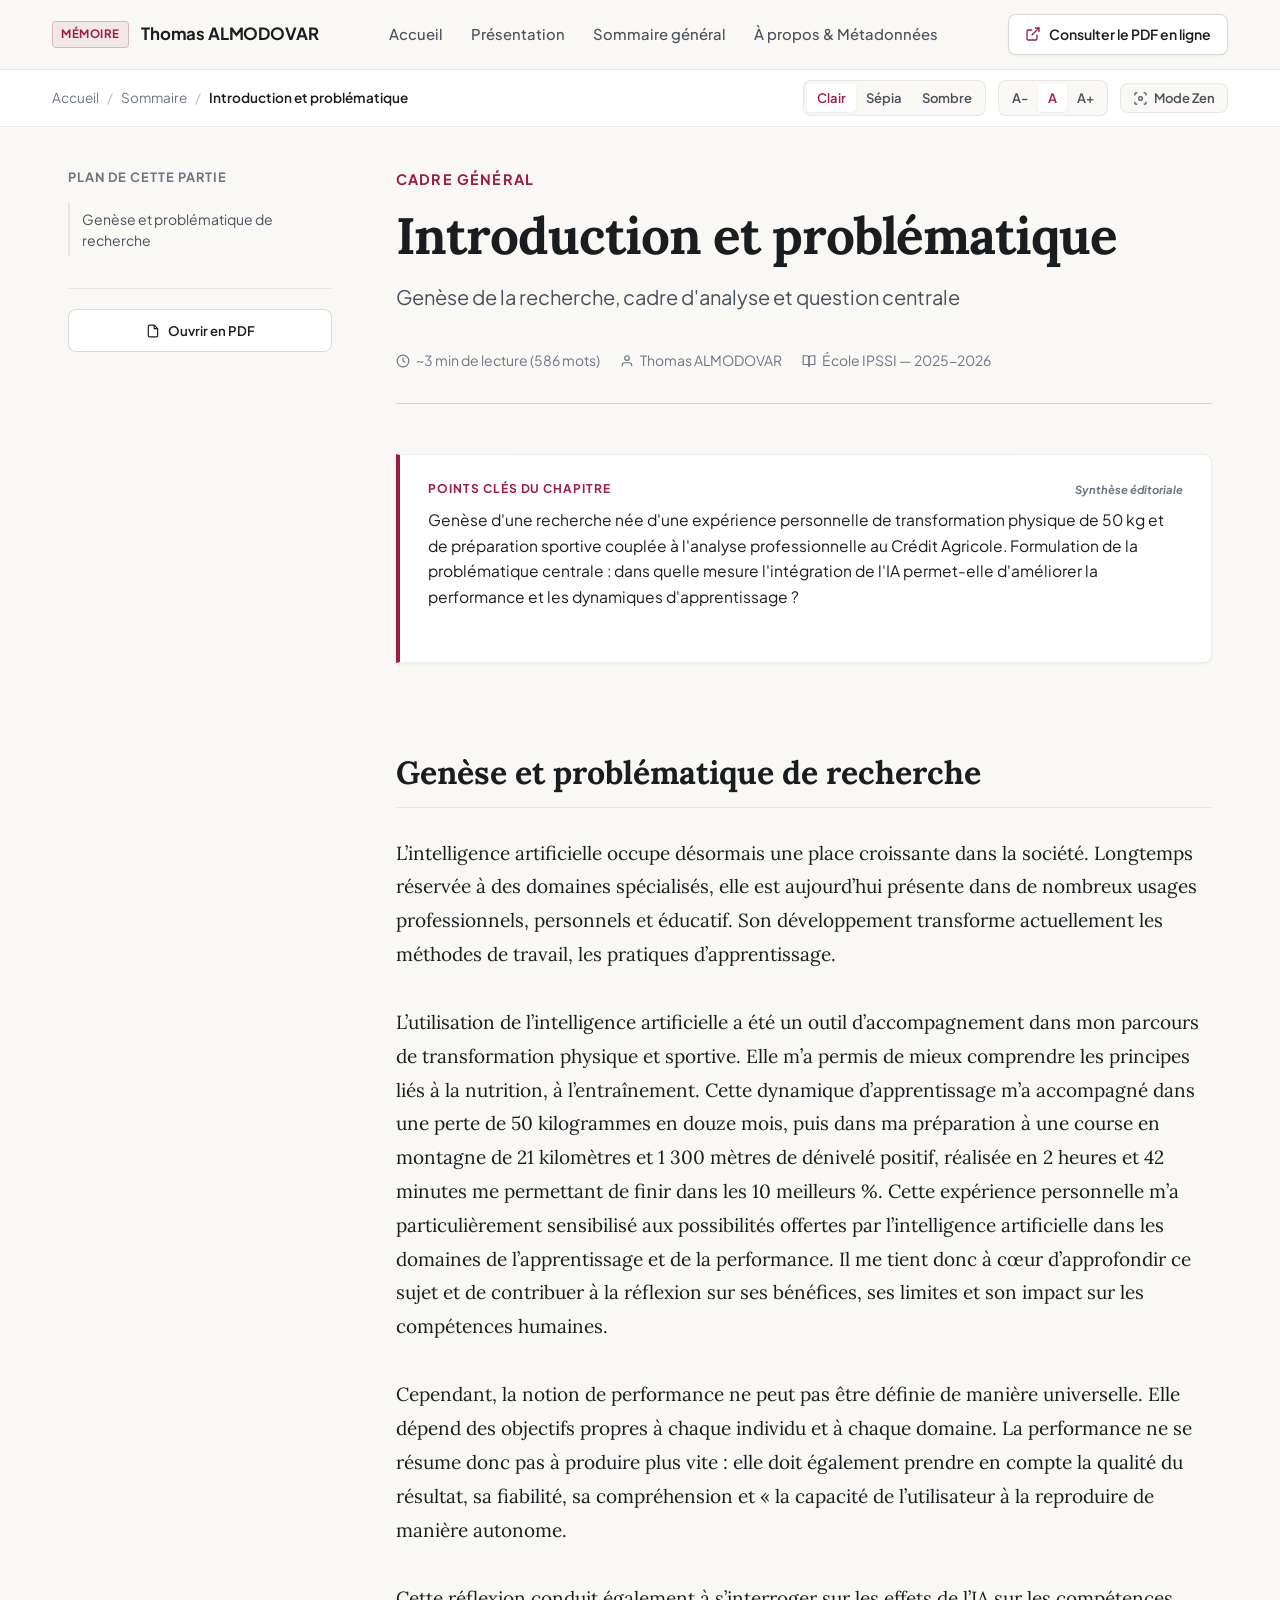
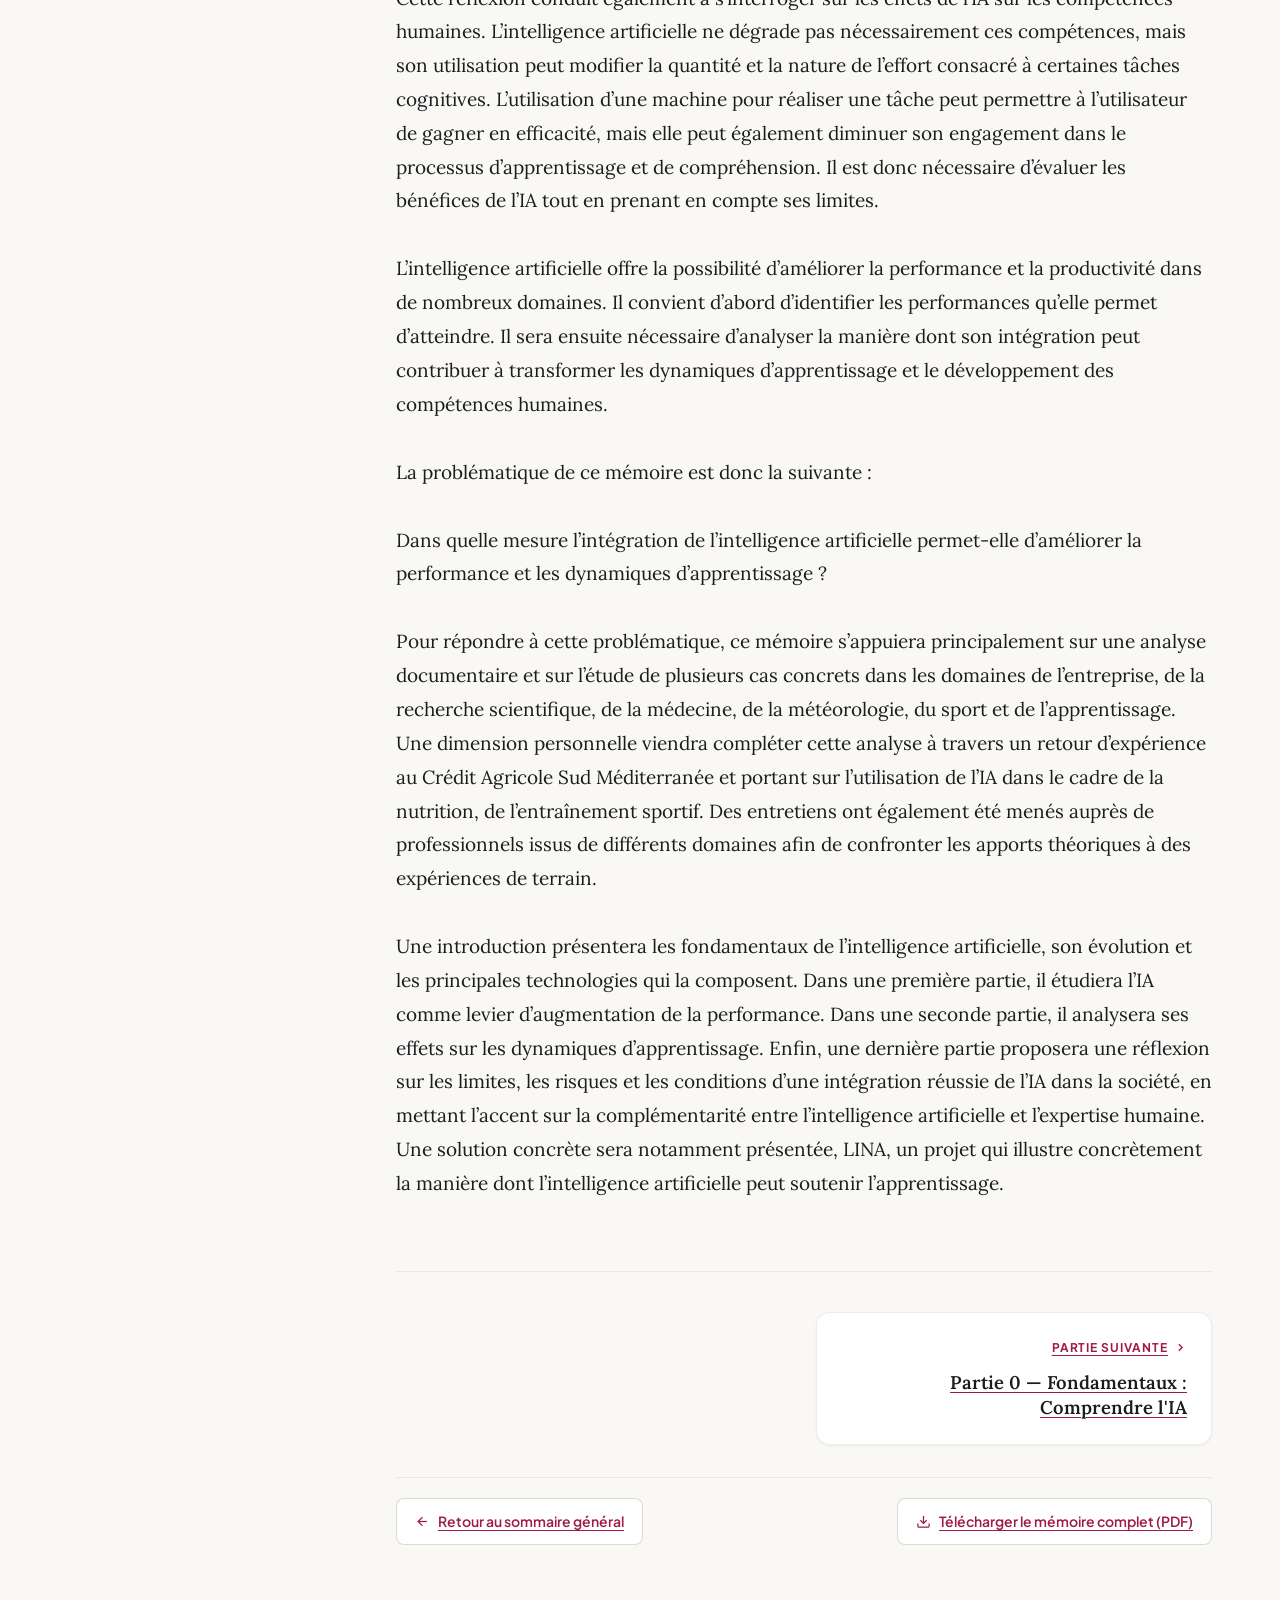
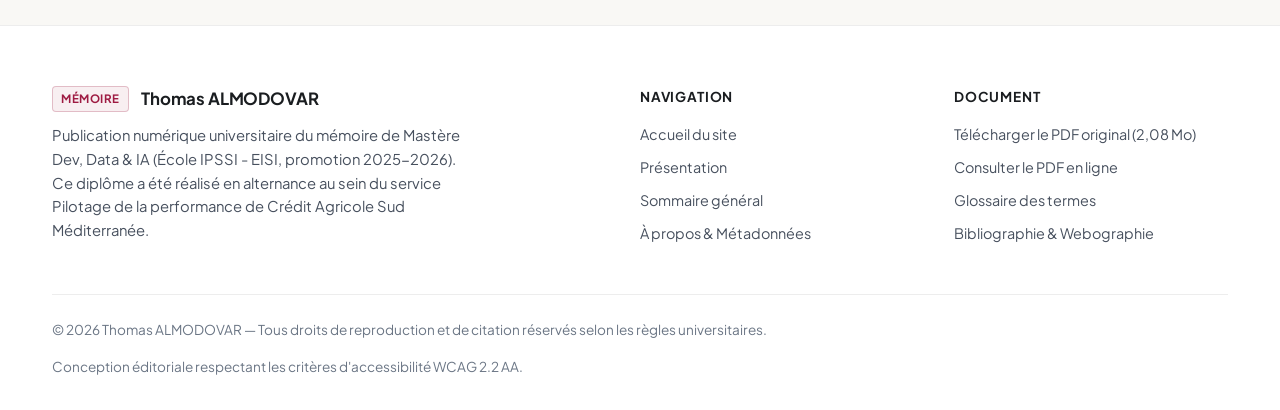
<file: lecture/introduction.html>
<!DOCTYPE html>
<html lang="fr" data-theme="light" data-text-size="standard">
<head>
  <meta charset="UTF-8">
  <meta name="viewport" content="width=device-width, initial-scale=1.0">
  <title>Introduction et problématique | Mémoire de Thomas ALMODOVAR</title>
  <meta name="description" content="Genèse d&#x27;une recherche née d&#x27;une expérience personnelle de transformation physique de 50 kg et de préparation sportive couplée à l&#x27;analyse professionnelle au Cr">
  <meta name="author" content="Thomas ALMODOVAR">
  <meta name="robots" content="index, follow">

  <!-- Open Graph -->
  <meta property="og:title" content="Introduction et problématique">
  <meta property="og:description" content="Genèse d&#x27;une recherche née d&#x27;une expérience personnelle de transformation physique de 50 kg et de préparation sportive couplée à l&#x27;analyse professionnelle au Cr">
  <meta property="og:type" content="article">
  <meta property="og:locale" content="fr_FR">

  <!-- Styles -->
  <link rel="stylesheet" href="../css/main.css">
  <link rel="stylesheet" href="../css/reader.css">
</head>
<body>
  <!-- Lien d'évitement WCAG -->
  <a href="#main-reading-content" class="skip-link">Passer directement au texte du chapitre</a>

  <!-- En-tête du site -->
  <header class="site-header" role="banner">
    <div class="container site-header-inner">
      <a href="../index.html" class="brand" aria-label="Retour à l'accueil du mémoire">
        <span class="brand-badge">Mémoire</span>
        <span>Thomas ALMODOVAR</span>
      </a>

      <nav class="main-nav" aria-label="Navigation principale">
        <a href="../index.html" class="nav-link">Accueil</a>
        <a href="../index.html#presentation" class="nav-link">Présentation</a>
        <a href="../index.html#sommaire" class="nav-link">Sommaire général</a>
        <a href="../index.html#a-propos" class="nav-link">À propos & Métadonnées</a>
      </nav>

      <div class="header-actions">
        <a href="../assets/pdf/Memoire_ALMODOVAR_Thomas.pdf" target="_blank" class="btn-download-header" title="Consulter le mémoire complet au format PDF dans un nouvel onglet">
          <svg xmlns="http://www.w3.org/2000/svg" viewBox="0 0 24 24" fill="none" stroke="currentColor" stroke-width="2"><path d="M18 13v6a2 2 0 0 1-2 2H5a2 2 0 0 1-2-2V8a2 2 0 0 1 2-2h6"/><polyline points="15 3 21 3 21 9"/><line x1="10" y1="14" x2="21" y2="3"/></svg>
          <span>Consulter le PDF en ligne</span>
        </a>
        <button class="menu-toggle" type="button" aria-expanded="false" aria-label="Ouvrir le menu de navigation">
          <span></span><span></span><span></span>
        </button>
      </div>
    </div>
    <!-- Progression de lecture -->
    <div class="reading-progress-track" aria-hidden="true">
      <div class="reading-progress-bar"></div>
    </div>
  </header>

  <!-- Barre d'outils de lecture (fil d'ariane & réglages) -->
  <aside class="reader-toolbar" aria-label="Commandes de confort de lecture">
    <div class="container reader-toolbar-inner">
      <div class="reader-toolbar-left">
        <nav class="breadcrumb" aria-label="Fil d'Ariane">
          <a href="../index.html">Accueil</a>
          <span class="breadcrumb-separator">/</span>
          <a href="../index.html#sommaire">Sommaire</a>
          <span class="breadcrumb-separator">/</span>
          <span class="breadcrumb-current" aria-current="page">Introduction et problématique</span>
        </nav>
      </div>

      <div class="reader-controls">
        <button type="button" class="btn-toc-toggle" id="btnMobileToc" aria-expanded="false" aria-label="Afficher le sommaire de la partie">
          <svg xmlns="http://www.w3.org/2000/svg" width="14" height="14" viewBox="0 0 24 24" fill="none" stroke="currentColor" stroke-width="2"><line x1="3" y1="12" x2="21" y2="12"/><line x1="3" y1="6" x2="21" y2="6"/><line x1="3" y1="18" x2="21" y2="18"/></svg>
          <span>Sommaire</span>
        </button>

        <!-- Sélecteur de Thème -->
        <div class="control-group" role="group" aria-label="Sélection du thème de lecture">
          <button type="button" class="control-btn active" data-set-theme="light" aria-pressed="true" title="Thème clair ivoire">Clair</button>
          <button type="button" class="control-btn" data-set-theme="sepia" aria-pressed="false" title="Thème sépia ambré">Sépia</button>
          <button type="button" class="control-btn" data-set-theme="dark" aria-pressed="false" title="Thème sombre onyx">Sombre</button>
        </div>

        <!-- Sélecteur de Taille de police -->
        <div class="control-group" role="group" aria-label="Taille de typographie">
          <button type="button" class="control-btn" data-set-size="small" aria-pressed="false" title="Petite taille (17px)">A-</button>
          <button type="button" class="control-btn active" data-set-size="standard" aria-pressed="true" title="Taille standard (19px)">A</button>
          <button type="button" class="control-btn" data-set-size="large" aria-pressed="false" title="Grande taille (21px)">A+</button>
        </div>

        <!-- Mode concentration -->
        <button type="button" class="btn-zen-mode" id="btnZenMode" aria-pressed="false" title="Activer le mode concentration sans distraction (Touche Z)">
          <svg xmlns="http://www.w3.org/2000/svg" viewBox="0 0 24 24" fill="none" stroke="currentColor" stroke-width="2"><circle cx="12" cy="12" r="3"/><path d="M3 7V5a2 2 0 0 1 2-2h2"/><path d="M17 3h2a2 2 0 0 1 2 2v2"/><path d="M21 17v2a2 2 0 0 1-2 2h-2"/><path d="M7 21H5a2 2 0 0 1-2-2v-2"/></svg>
          <span class="zen-label">Mode Zen</span>
        </button>
      </div>
    </div>
  </aside>

  <!-- Disposition principale de lecture -->
  <div class="reader-layout">
    <!-- Sommaire latéral fixe/sticky -->
    <nav class="reader-sidebar" aria-label="Sommaire de la partie">
      <div class="reader-sidebar-title">Plan de cette partie</div>
      <ul class="chapter-toc-list">
        <li class="chapter-toc-item"><a href="#intro-problematique" class="chapter-toc-link">Genèse et problématique de recherche</a></li>
      </ul>
      <div style="margin-top: 32px; padding-top: 20px; border-top: 1px solid var(--border-subtle);">
        <a href="../assets/pdf/Memoire_ALMODOVAR_Thomas.pdf" target="_blank" class="btn-secondary-outline" style="width: 100%; justify-content: center; font-size: 0.825rem;">
          <svg xmlns="http://www.w3.org/2000/svg" width="14" height="14" viewBox="0 0 24 24" fill="none" stroke="currentColor" stroke-width="2"><path d="M14 2H6a2 2 0 0 0-2 2v16a2 2 0 0 0 2 2h12a2 2 0 0 0 2-2V8z"/><polyline points="14 2 14 8 20 8"/></svg>
          <span>Ouvrir en PDF</span>
        </a>
      </div>
    </nav>

    <!-- Corps de lecture principal -->
    <main id="main-reading-content" class="reader-content" role="main">
      <header class="chapter-header">
        <div class="chapter-part-num">Cadre général</div>
        <h1 class="chapter-title">Introduction et problématique</h1>
        <p class="chapter-subtitle">Genèse de la recherche, cadre d&#x27;analyse et question centrale</p>

        <div class="chapter-meta-row">
          <span class="chapter-meta-pill">
            <svg xmlns="http://www.w3.org/2000/svg" width="14" height="14" viewBox="0 0 24 24" fill="none" stroke="currentColor" stroke-width="2"><circle cx="12" cy="12" r="10"/><polyline points="12 6 12 12 16 14"/></svg>
            <span>~3 min de lecture (586 mots)</span>
          </span>
          <span class="chapter-meta-pill">
            <svg xmlns="http://www.w3.org/2000/svg" width="14" height="14" viewBox="0 0 24 24" fill="none" stroke="currentColor" stroke-width="2"><path d="M20 21v-2a4 4 0 0 0-4-4H8a4 4 0 0 0-4 4v2"/><circle cx="12" cy="7" r="4"/></svg>
            <span>Thomas ALMODOVAR</span>
          </span>
          <span class="chapter-meta-pill">
            <svg xmlns="http://www.w3.org/2000/svg" width="14" height="14" viewBox="0 0 24 24" fill="none" stroke="currentColor" stroke-width="2" stroke-linecap="round" stroke-linejoin="round"><path d="M2 3h6a4 4 0 0 1 4 4v14a3 3 0 0 0-3-3H2z"/><path d="M22 3h-6a4 4 0 0 0-4 4v14a3 3 0 0 1 3-3h7z"/></svg>
            <span>École IPSSI — 2025-2026</span>
          </span>
        </div>
      </header>

      <!-- Synthèse éditoriale identifiée -->
      <section class="editorial-chapter-summary" aria-label="Synthèse éditoriale de la partie">
        <div class="summary-heading">
          <span>Points clés du chapitre</span>
          <span class="summary-badge">Synthèse éditoriale</span>
        </div>
        <p>Genèse d&#x27;une recherche née d&#x27;une expérience personnelle de transformation physique de 50 kg et de préparation sportive couplée à l&#x27;analyse professionnelle au Crédit Agricole. Formulation de la problématique centrale : dans quelle mesure l&#x27;intégration de l&#x27;IA permet-elle d&#x27;améliorer la performance et les dynamiques d&#x27;apprentissage ?</p>
      </section>

      <!-- Texte intégral du mémoire -->
      <article class="chapter-body-text">
        <h2 id="intro-problematique">Genèse et problématique de recherche</h2>
<p>L’intelligence artificielle occupe désormais une place croissante dans la société. Longtemps réservée à des domaines spécialisés, elle est aujourd’hui présente dans de nombreux usages professionnels, personnels et éducatif. Son développement transforme actuellement les méthodes de travail, les pratiques d’apprentissage.</p>
<p>L’utilisation de l’intelligence artificielle a été un outil d’accompagnement dans mon parcours de transformation physique et sportive. Elle m’a permis de mieux comprendre les principes liés à la nutrition, à l’entraînement. Cette dynamique d’apprentissage m’a accompagné dans une perte de 50 kilogrammes en douze mois, puis dans ma préparation à une course en montagne de 21 kilomètres et 1 300 mètres de dénivelé positif, réalisée en 2 heures et 42 minutes me permettant de finir dans les 10 meilleurs %. Cette expérience personnelle m’a particulièrement sensibilisé aux possibilités offertes par l’intelligence artificielle dans les domaines de l’apprentissage et de la performance. Il me tient donc à cœur d’approfondir ce sujet et de contribuer à la réflexion sur ses bénéfices, ses limites et son impact sur les compétences humaines.</p>
<p>Cependant, la notion de performance ne peut pas être définie de manière universelle. Elle dépend des objectifs propres à chaque individu et à chaque domaine. La performance ne se résume donc pas à produire plus vite : elle doit également prendre en compte la qualité du résultat, sa fiabilité, sa compréhension et « la capacité de l’utilisateur à la reproduire de manière autonome.</p>
<p>Cette réflexion conduit également à s’interroger sur les effets de l’IA sur les compétences humaines. L’intelligence artificielle ne dégrade pas nécessairement ces compétences, mais son utilisation peut modifier la quantité et la nature de l’effort consacré à certaines tâches cognitives. L’utilisation d’une machine pour réaliser une tâche peut permettre à l’utilisateur de gagner en efficacité, mais elle peut également diminuer son engagement dans le processus d’apprentissage et de compréhension. Il est donc nécessaire d’évaluer les bénéfices de l’IA tout en prenant en compte ses limites.</p>
<p>L’intelligence artificielle offre la possibilité d’améliorer la performance et la productivité dans de nombreux domaines. Il convient d’abord d’identifier les performances qu’elle permet d’atteindre. Il sera ensuite nécessaire d’analyser la manière dont son intégration peut contribuer à transformer les dynamiques d’apprentissage et le développement des compétences humaines.</p>
<p>La problématique de ce mémoire est donc la suivante :</p>
<p>Dans quelle mesure l’intégration de l’intelligence artificielle permet-elle d’améliorer la performance et les dynamiques d’apprentissage ?</p>
<p>Pour répondre à cette problématique, ce mémoire s’appuiera principalement sur une analyse documentaire et sur l’étude de plusieurs cas concrets dans les domaines de l’entreprise, de la recherche scientifique, de la médecine, de la météorologie, du sport et de l’apprentissage. Une dimension personnelle viendra compléter cette analyse à travers un retour d’expérience au Crédit Agricole Sud Méditerranée et portant sur l’utilisation de l’IA dans le cadre de la nutrition, de l’entraînement sportif. Des entretiens ont également été menés auprès de professionnels issus de différents domaines afin de confronter les apports théoriques à des expériences de terrain.</p>
<p>Une introduction présentera les fondamentaux de l’intelligence artificielle, son évolution et les principales technologies qui la composent. Dans une première partie, il étudiera l’IA comme levier d’augmentation de la performance. Dans une seconde partie, il analysera ses effets sur les dynamiques d’apprentissage. Enfin, une dernière partie proposera une réflexion sur les limites, les risques et les conditions d’une intégration réussie de l’IA dans la société, en mettant l’accent sur la complémentarité entre l’intelligence artificielle et l’expertise humaine. Une solution concrète sera notamment présentée, LINA, un projet qui illustre concrètement la manière dont l’intelligence artificielle peut soutenir l’apprentissage.</p>
      </article>

      <!-- Navigation séquentielle bas de page -->
      <footer class="chapter-nav-footer">
        <div class="chapter-nav-grid">
          <div></div>
          
        <a href="partie-0.html" class="chapter-nav-card next">
          <span class="chapter-nav-direction">
            <span>Partie suivante</span>
            <svg xmlns="http://www.w3.org/2000/svg" width="13" height="13" viewBox="0 0 24 24" fill="none" stroke="currentColor" stroke-width="2.5"><polyline points="9 18 15 12 9 6"/></svg>
          </span>
          <span class="chapter-nav-title">Partie 0 — Fondamentaux : Comprendre l&#x27;IA</span>
        </a>
        
        </div>

        <div class="chapter-nav-bottom-actions">
          <a href="../index.html#sommaire" class="btn-secondary-outline">
            <svg xmlns="http://www.w3.org/2000/svg" width="15" height="15" viewBox="0 0 24 24" fill="none" stroke="currentColor" stroke-width="2"><line x1="19" y1="12" x2="5" y2="12"/><polyline points="12 19 5 12 12 5"/></svg>
            <span>Retour au sommaire général</span>
          </a>

          <a href="../assets/pdf/Memoire_ALMODOVAR_Thomas.pdf" download="Memoire_ALMODOVAR_Thomas.pdf" class="btn-secondary-outline">
            <svg xmlns="http://www.w3.org/2000/svg" width="15" height="15" viewBox="0 0 24 24" fill="none" stroke="currentColor" stroke-width="2"><path d="M21 15v4a2 2 0 0 1-2 2H5a2 2 0 0 1-2-2v-4"/><polyline points="7 10 12 15 17 10"/><line x1="12" y1="15" x2="12" y2="3"/></svg>
            <span>Télécharger le mémoire complet (PDF)</span>
          </a>
        </div>
      </footer>
    </main>
  </div>

  <!-- Pied de page -->
  <footer class="site-footer" role="contentinfo">
    <div class="container">
      <div class="footer-top">
        <div>
          <div class="brand">
            <span class="brand-badge">Mémoire</span>
            <span>Thomas ALMODOVAR</span>
          </div>
          <p class="footer-brand-desc">
            Publication numérique universitaire du mémoire de Mastère Dev, Data & IA (École IPSSI - EISI, promotion 2025-2026). Ce diplôme a été réalisé en alternance au sein du service Pilotage de la performance de Crédit Agricole Sud Méditerranée.
          </p>
        </div>
        <div>
          <div class="footer-heading">Navigation</div>
          <ul class="footer-links">
            <li><a href="../index.html">Accueil du site</a></li>
            <li><a href="../index.html#presentation">Présentation</a></li>
            <li><a href="../index.html#sommaire">Sommaire général</a></li>
            <li><a href="../index.html#a-propos">À propos & Métadonnées</a></li>
          </ul>
        </div>
        <div>
          <div class="footer-heading">Document</div>
          <ul class="footer-links">
            <li><a href="../assets/pdf/Memoire_ALMODOVAR_Thomas.pdf" download="Memoire_ALMODOVAR_Thomas.pdf">Télécharger le PDF original (2,08 Mo)</a></li>
            <li><a href="../assets/pdf/Memoire_ALMODOVAR_Thomas.pdf" target="_blank">Consulter le PDF en ligne</a></li>
            <li><a href="glossaire.html">Glossaire des termes</a></li>
            <li><a href="bibliographie.html">Bibliographie & Webographie</a></li>
          </ul>
        </div>
      </div>
      <div class="footer-bottom">
        <div>© 2026 Thomas ALMODOVAR — Tous droits de reproduction et de citation réservés selon les règles universitaires.</div>
        <div>Conception éditoriale respectant les critères d'accessibilité WCAG 2.2 AA.</div>
      </div>
    </div>
  </footer>

  <!-- Scripts -->
  <script src="../js/main.js"></script>
  <script src="../js/reader.js"></script>
</body>
</html>
</file>
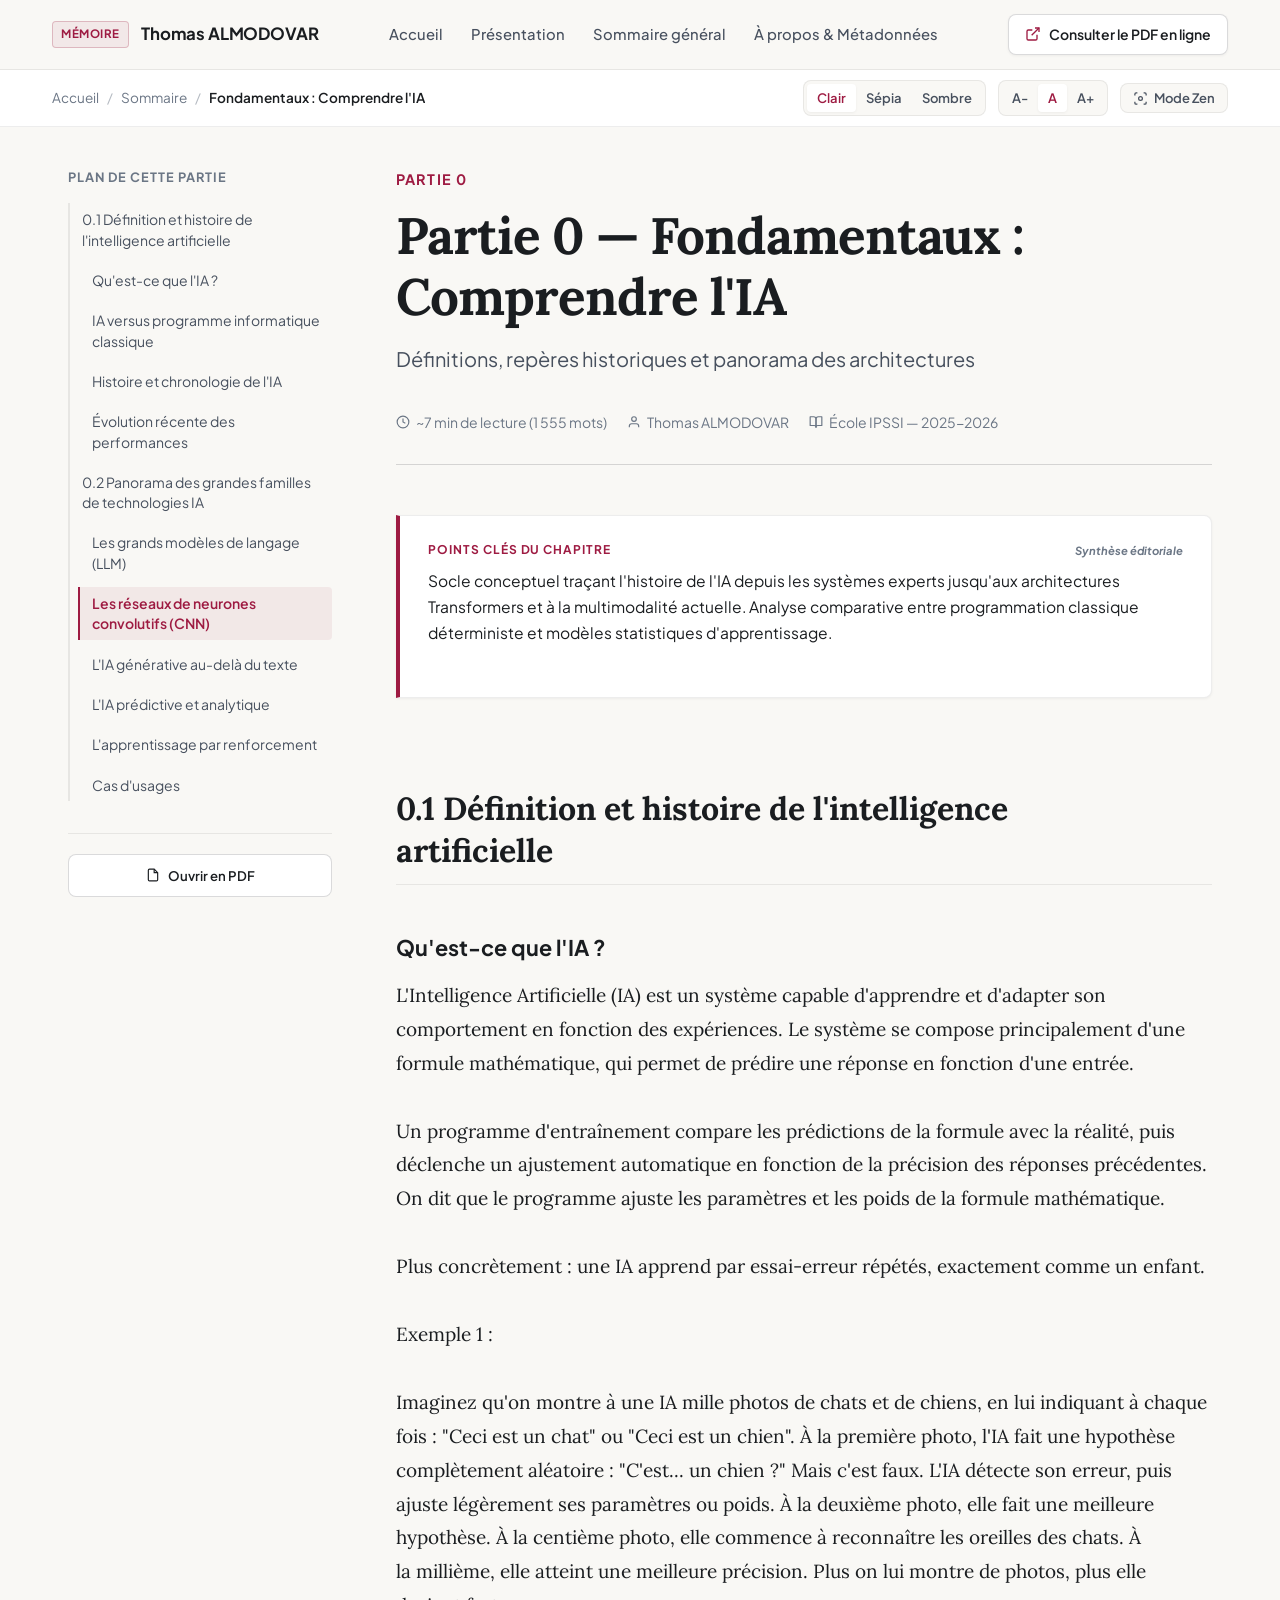
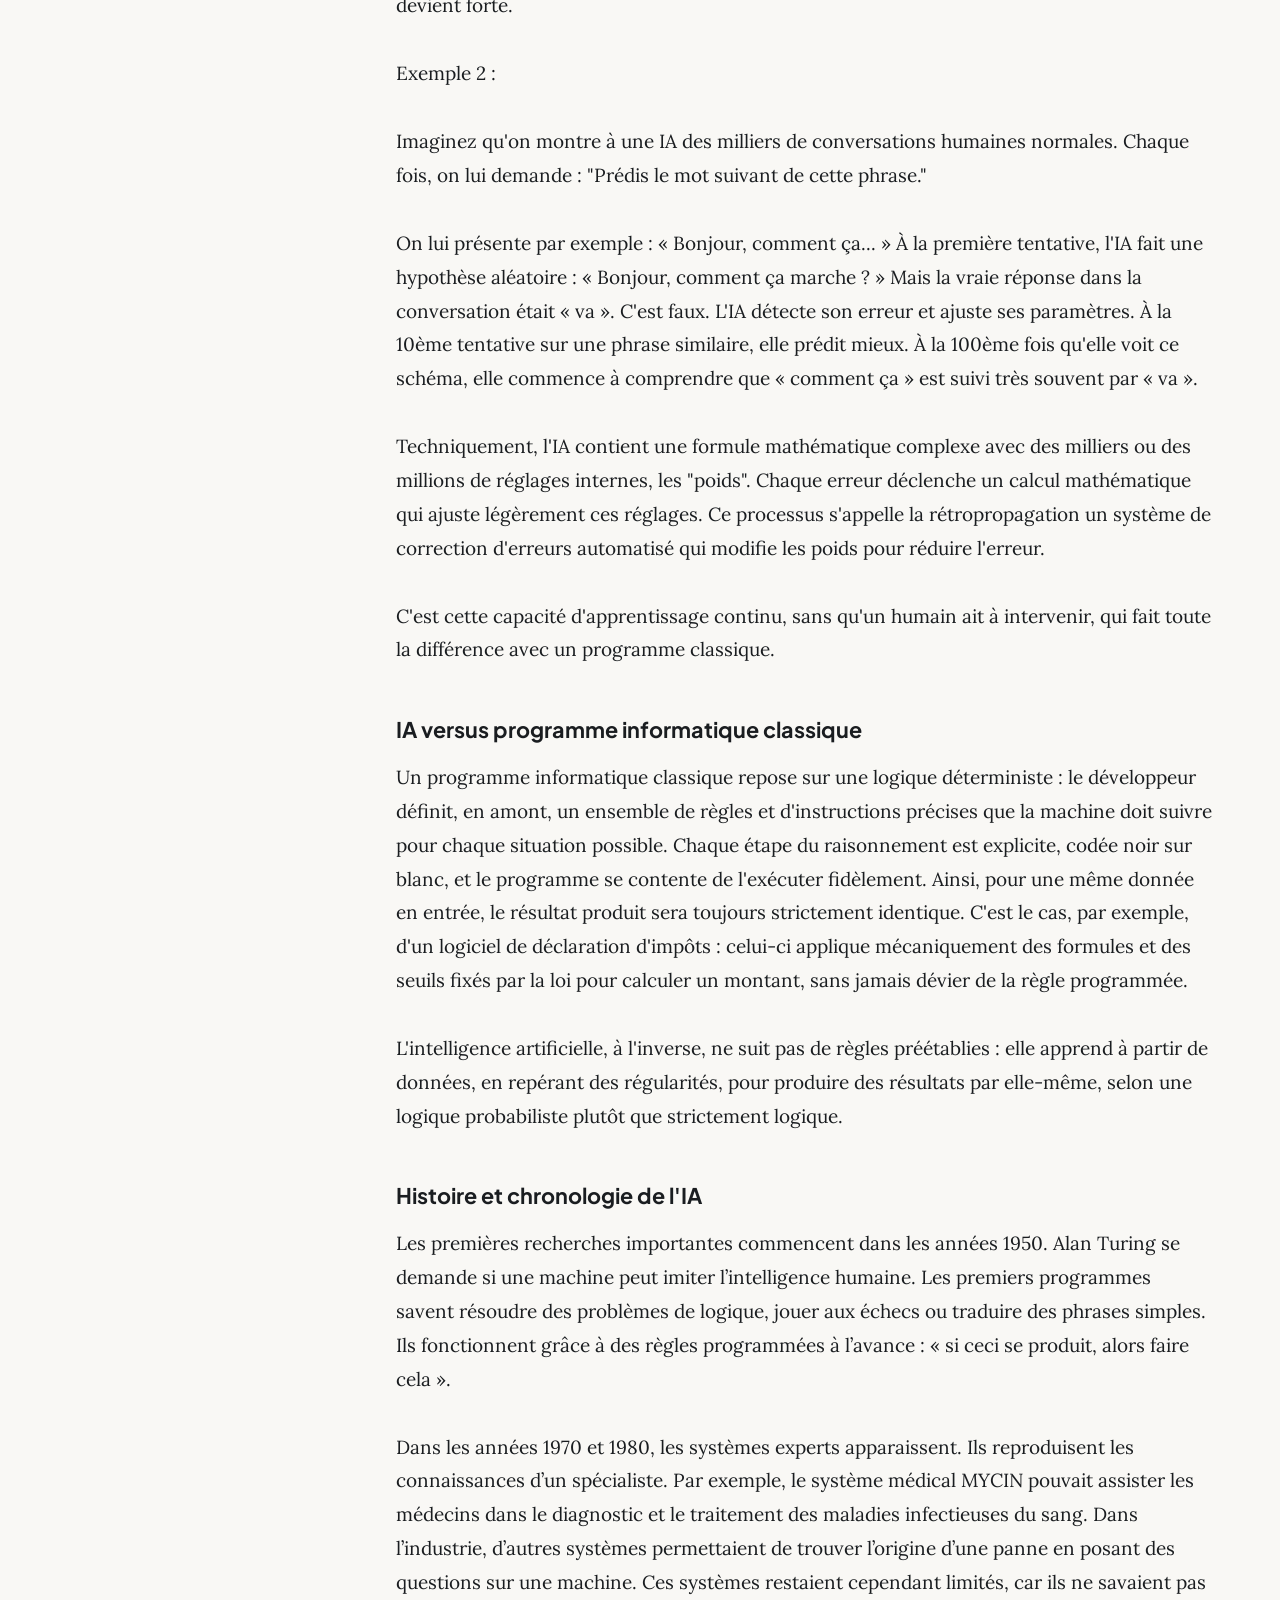
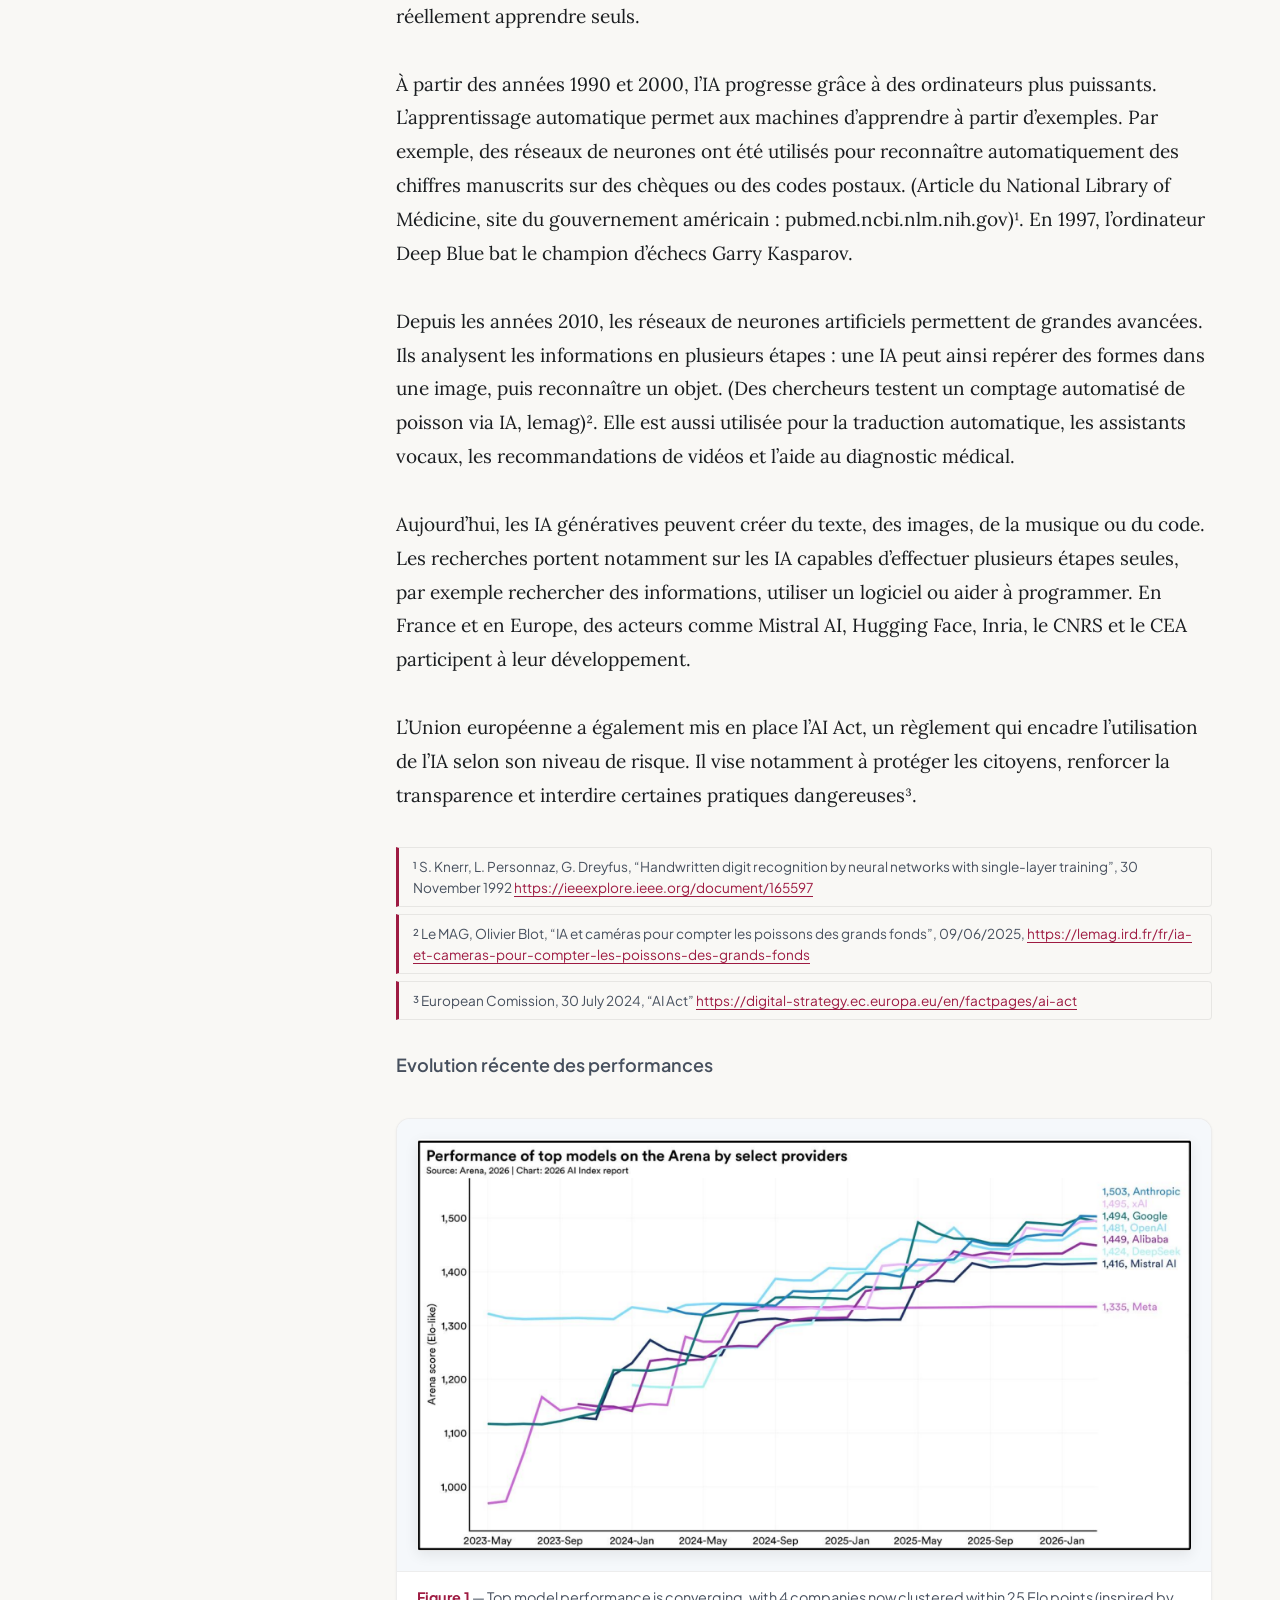
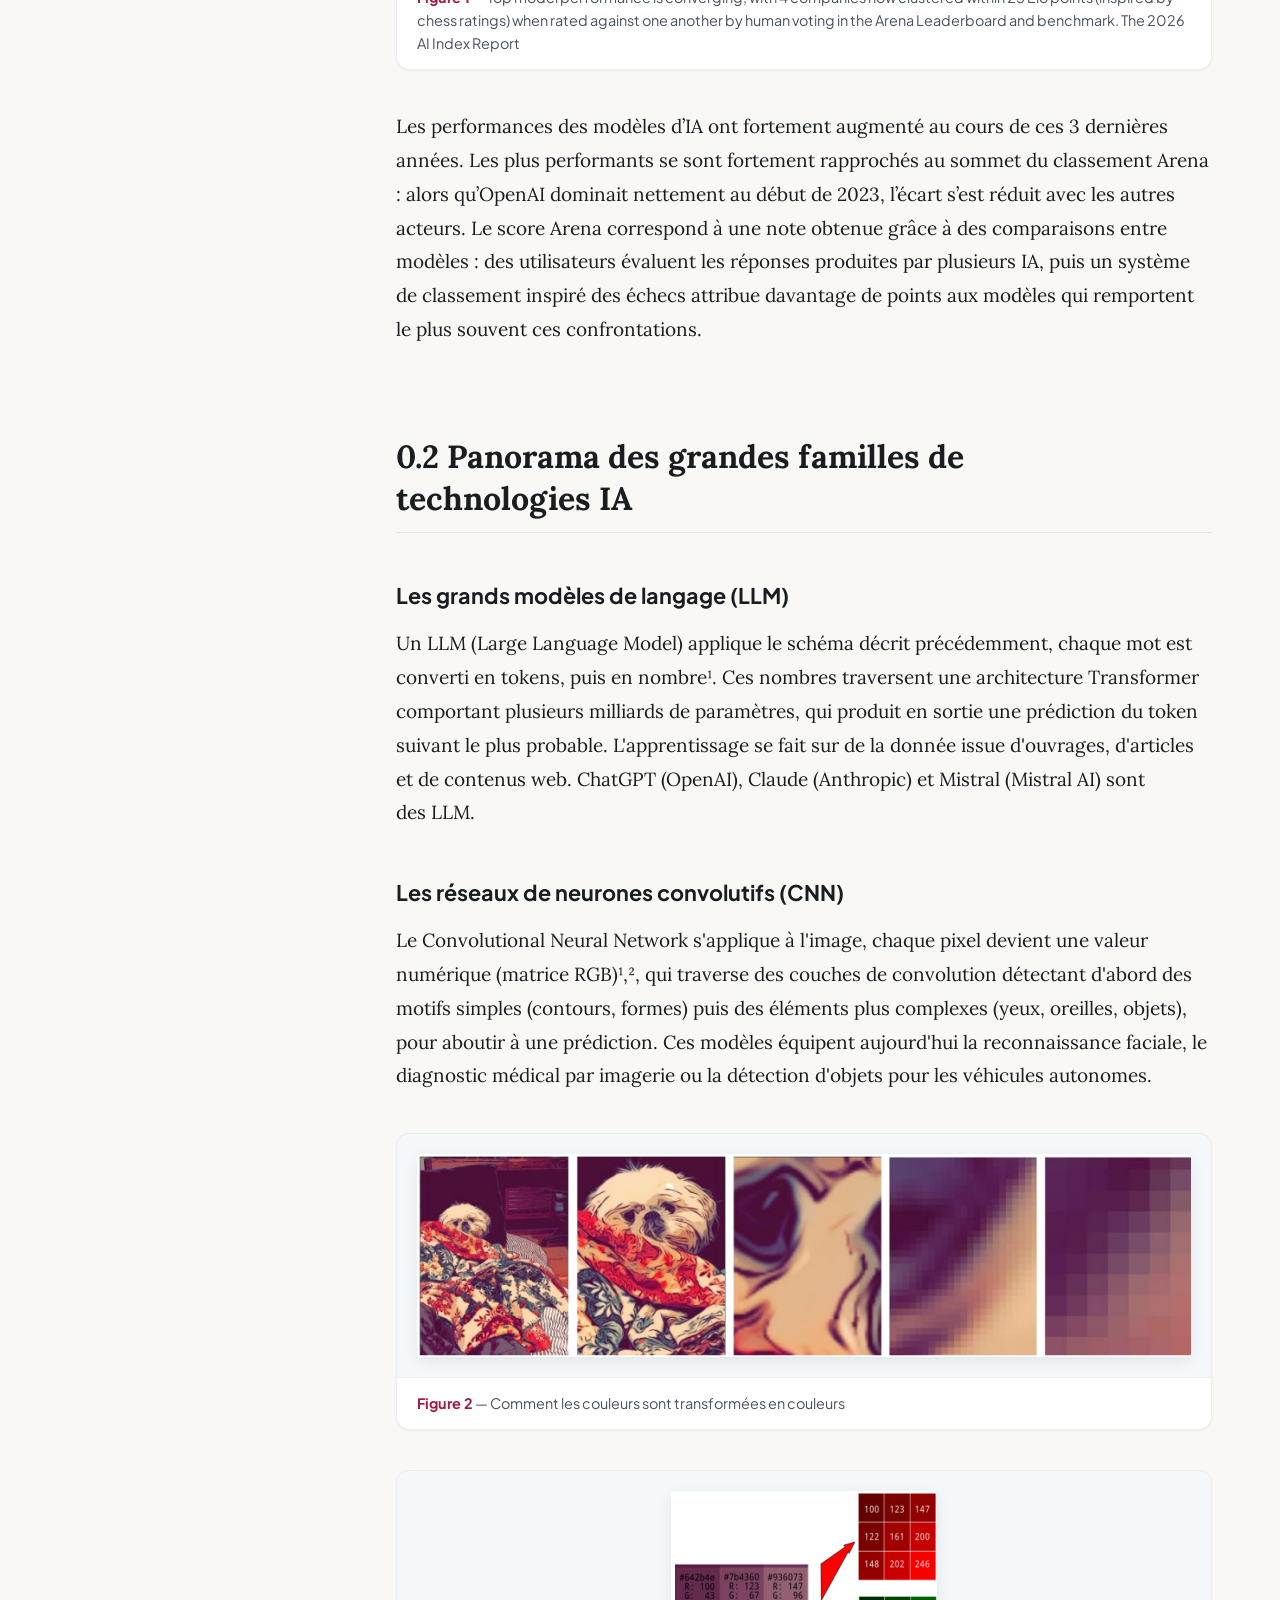
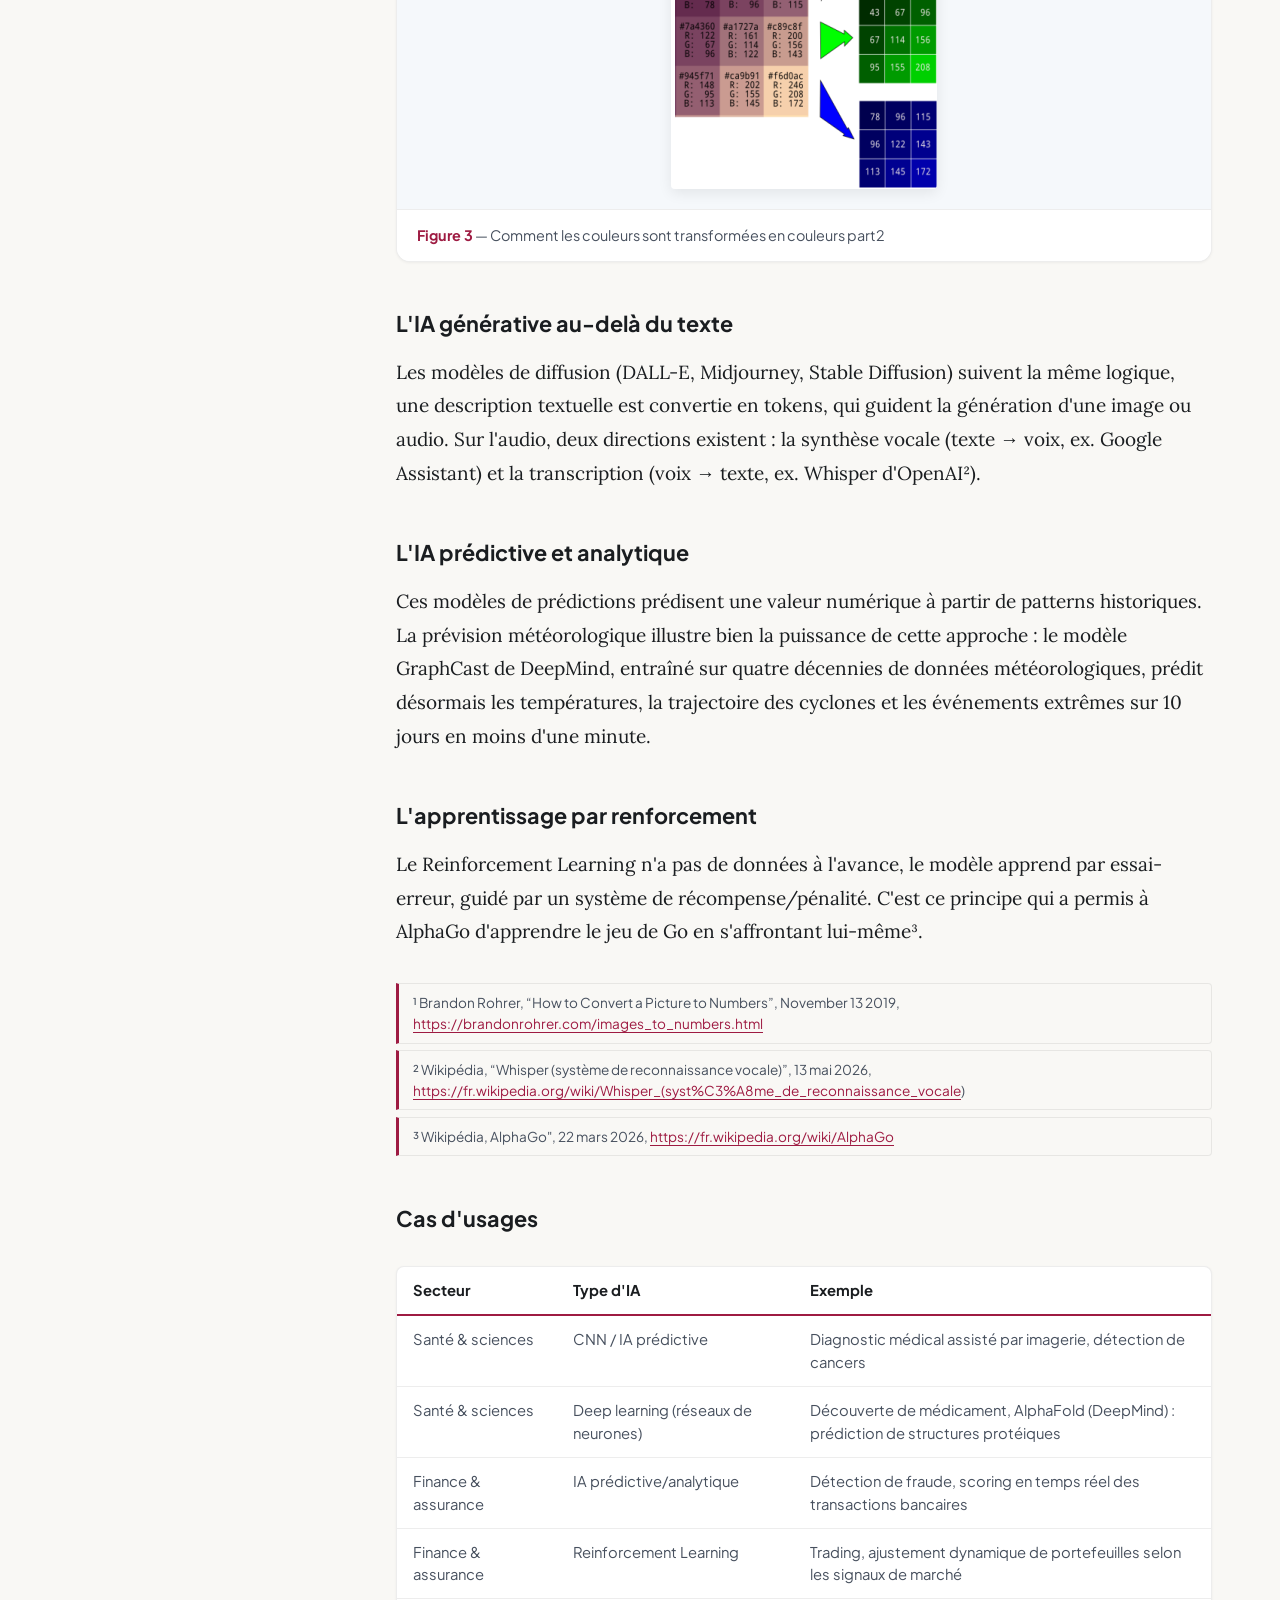
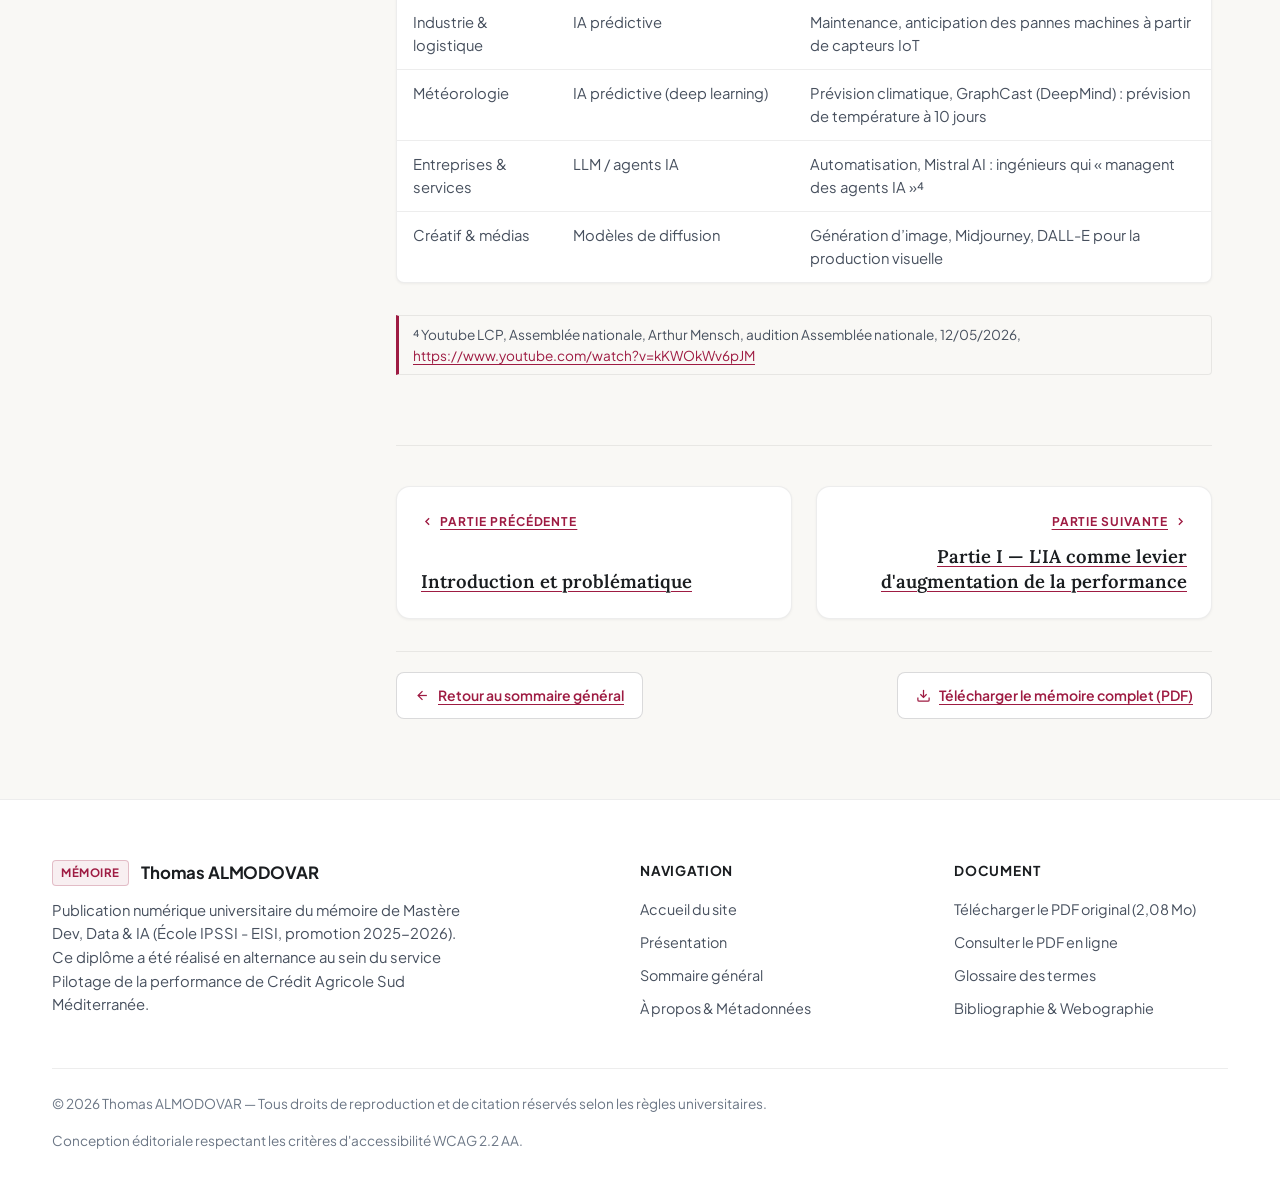
<file: lecture/partie-0.html>
<!DOCTYPE html>
<html lang="fr" data-theme="light" data-text-size="standard">
<head>
  <meta charset="UTF-8">
  <meta name="viewport" content="width=device-width, initial-scale=1.0">
  <title>Partie 0 — Fondamentaux : Comprendre l&#x27;IA | Mémoire de Thomas ALMODOVAR</title>
  <meta name="description" content="Socle conceptuel traçant l&#x27;histoire de l&#x27;IA depuis les systèmes experts jusqu&#x27;aux architectures Transformers et à la multimodalité actuelle. Analyse comparative">
  <meta name="author" content="Thomas ALMODOVAR">
  <meta name="robots" content="index, follow">

  <!-- Open Graph -->
  <meta property="og:title" content="Partie 0 — Fondamentaux : Comprendre l&#x27;IA">
  <meta property="og:description" content="Socle conceptuel traçant l&#x27;histoire de l&#x27;IA depuis les systèmes experts jusqu&#x27;aux architectures Transformers et à la multimodalité actuelle. Analyse comparative">
  <meta property="og:type" content="article">
  <meta property="og:locale" content="fr_FR">

  <!-- Styles -->
  <link rel="stylesheet" href="../css/main.css">
  <link rel="stylesheet" href="../css/reader.css">
</head>
<body>
  <!-- Lien d'évitement WCAG -->
  <a href="#main-reading-content" class="skip-link">Passer directement au texte du chapitre</a>

  <!-- En-tête du site -->
  <header class="site-header" role="banner">
    <div class="container site-header-inner">
      <a href="../index.html" class="brand" aria-label="Retour à l'accueil du mémoire">
        <span class="brand-badge">Mémoire</span>
        <span>Thomas ALMODOVAR</span>
      </a>

      <nav class="main-nav" aria-label="Navigation principale">
        <a href="../index.html" class="nav-link">Accueil</a>
        <a href="../index.html#presentation" class="nav-link">Présentation</a>
        <a href="../index.html#sommaire" class="nav-link">Sommaire général</a>
        <a href="../index.html#a-propos" class="nav-link">À propos & Métadonnées</a>
      </nav>

      <div class="header-actions">
        <a href="../assets/pdf/Memoire_ALMODOVAR_Thomas.pdf" target="_blank" class="btn-download-header" title="Consulter le mémoire complet au format PDF dans un nouvel onglet">
          <svg xmlns="http://www.w3.org/2000/svg" viewBox="0 0 24 24" fill="none" stroke="currentColor" stroke-width="2"><path d="M18 13v6a2 2 0 0 1-2 2H5a2 2 0 0 1-2-2V8a2 2 0 0 1 2-2h6"/><polyline points="15 3 21 3 21 9"/><line x1="10" y1="14" x2="21" y2="3"/></svg>
          <span>Consulter le PDF en ligne</span>
        </a>
        <button class="menu-toggle" type="button" aria-expanded="false" aria-label="Ouvrir le menu de navigation">
          <span></span><span></span><span></span>
        </button>
      </div>
    </div>
    <!-- Progression de lecture -->
    <div class="reading-progress-track" aria-hidden="true">
      <div class="reading-progress-bar"></div>
    </div>
  </header>

  <!-- Barre d'outils de lecture (fil d'ariane & réglages) -->
  <aside class="reader-toolbar" aria-label="Commandes de confort de lecture">
    <div class="container reader-toolbar-inner">
      <div class="reader-toolbar-left">
        <nav class="breadcrumb" aria-label="Fil d'Ariane">
          <a href="../index.html">Accueil</a>
          <span class="breadcrumb-separator">/</span>
          <a href="../index.html#sommaire">Sommaire</a>
          <span class="breadcrumb-separator">/</span>
          <span class="breadcrumb-current" aria-current="page">Fondamentaux : Comprendre l&#x27;IA</span>
        </nav>
      </div>

      <div class="reader-controls">
        <button type="button" class="btn-toc-toggle" id="btnMobileToc" aria-expanded="false" aria-label="Afficher le sommaire de la partie">
          <svg xmlns="http://www.w3.org/2000/svg" width="14" height="14" viewBox="0 0 24 24" fill="none" stroke="currentColor" stroke-width="2"><line x1="3" y1="12" x2="21" y2="12"/><line x1="3" y1="6" x2="21" y2="6"/><line x1="3" y1="18" x2="21" y2="18"/></svg>
          <span>Sommaire</span>
        </button>

        <!-- Sélecteur de Thème -->
        <div class="control-group" role="group" aria-label="Sélection du thème de lecture">
          <button type="button" class="control-btn active" data-set-theme="light" aria-pressed="true" title="Thème clair ivoire">Clair</button>
          <button type="button" class="control-btn" data-set-theme="sepia" aria-pressed="false" title="Thème sépia ambré">Sépia</button>
          <button type="button" class="control-btn" data-set-theme="dark" aria-pressed="false" title="Thème sombre onyx">Sombre</button>
        </div>

        <!-- Sélecteur de Taille de police -->
        <div class="control-group" role="group" aria-label="Taille de typographie">
          <button type="button" class="control-btn" data-set-size="small" aria-pressed="false" title="Petite taille (17px)">A-</button>
          <button type="button" class="control-btn active" data-set-size="standard" aria-pressed="true" title="Taille standard (19px)">A</button>
          <button type="button" class="control-btn" data-set-size="large" aria-pressed="false" title="Grande taille (21px)">A+</button>
        </div>

        <!-- Mode concentration -->
        <button type="button" class="btn-zen-mode" id="btnZenMode" aria-pressed="false" title="Activer le mode concentration sans distraction (Touche Z)">
          <svg xmlns="http://www.w3.org/2000/svg" viewBox="0 0 24 24" fill="none" stroke="currentColor" stroke-width="2"><circle cx="12" cy="12" r="3"/><path d="M3 7V5a2 2 0 0 1 2-2h2"/><path d="M17 3h2a2 2 0 0 1 2 2v2"/><path d="M21 17v2a2 2 0 0 1-2 2h-2"/><path d="M7 21H5a2 2 0 0 1-2-2v-2"/></svg>
          <span class="zen-label">Mode Zen</span>
        </button>
      </div>
    </div>
  </aside>

  <!-- Disposition principale de lecture -->
  <div class="reader-layout">
    <!-- Sommaire latéral fixe/sticky -->
    <nav class="reader-sidebar" aria-label="Sommaire de la partie">
      <div class="reader-sidebar-title">Plan de cette partie</div>
      <ul class="chapter-toc-list">
        <li class="chapter-toc-item"><a href="#sec-0-1" class="chapter-toc-link">0.1 Définition et histoire de l&#x27;intelligence artificielle</a></li>
<li class="chapter-toc-item" style="padding-left: 10px;"><a href="#sub-0-1-1" class="chapter-toc-link">Qu&#x27;est-ce que l&#x27;IA ?</a></li>
<li class="chapter-toc-item" style="padding-left: 10px;"><a href="#sub-0-1-2" class="chapter-toc-link">IA versus programme informatique classique</a></li>
<li class="chapter-toc-item" style="padding-left: 10px;"><a href="#sub-0-1-3" class="chapter-toc-link">Histoire et chronologie de l&#x27;IA</a></li>
<li class="chapter-toc-item" style="padding-left: 10px;"><a href="#sub-0-1-4" class="chapter-toc-link">Évolution récente des performances</a></li>
<li class="chapter-toc-item"><a href="#sec-0-2" class="chapter-toc-link">0.2 Panorama des grandes familles de technologies IA</a></li>
<li class="chapter-toc-item" style="padding-left: 10px;"><a href="#sub-0-2-1" class="chapter-toc-link">Les grands modèles de langage (LLM)</a></li>
<li class="chapter-toc-item" style="padding-left: 10px;"><a href="#sub-0-2-2" class="chapter-toc-link">Les réseaux de neurones convolutifs (CNN)</a></li>
<li class="chapter-toc-item" style="padding-left: 10px;"><a href="#sub-0-2-3" class="chapter-toc-link">L&#x27;IA générative au-delà du texte</a></li>
<li class="chapter-toc-item" style="padding-left: 10px;"><a href="#sub-0-2-4" class="chapter-toc-link">L&#x27;IA prédictive et analytique</a></li>
<li class="chapter-toc-item" style="padding-left: 10px;"><a href="#sub-0-2-5" class="chapter-toc-link">L&#x27;apprentissage par renforcement</a></li>
<li class="chapter-toc-item" style="padding-left: 10px;"><a href="#sub-0-2-6" class="chapter-toc-link">Cas d&#x27;usages</a></li>
      </ul>
      <div style="margin-top: 32px; padding-top: 20px; border-top: 1px solid var(--border-subtle);">
        <a href="../assets/pdf/Memoire_ALMODOVAR_Thomas.pdf" target="_blank" class="btn-secondary-outline" style="width: 100%; justify-content: center; font-size: 0.825rem;">
          <svg xmlns="http://www.w3.org/2000/svg" width="14" height="14" viewBox="0 0 24 24" fill="none" stroke="currentColor" stroke-width="2"><path d="M14 2H6a2 2 0 0 0-2 2v16a2 2 0 0 0 2 2h12a2 2 0 0 0 2-2V8z"/><polyline points="14 2 14 8 20 8"/></svg>
          <span>Ouvrir en PDF</span>
        </a>
      </div>
    </nav>

    <!-- Corps de lecture principal -->
    <main id="main-reading-content" class="reader-content" role="main">
      <header class="chapter-header">
        <div class="chapter-part-num">Partie 0</div>
        <h1 class="chapter-title">Partie 0 — Fondamentaux : Comprendre l&#x27;IA</h1>
        <p class="chapter-subtitle">Définitions, repères historiques et panorama des architectures</p>

        <div class="chapter-meta-row">
          <span class="chapter-meta-pill">
            <svg xmlns="http://www.w3.org/2000/svg" width="14" height="14" viewBox="0 0 24 24" fill="none" stroke="currentColor" stroke-width="2"><circle cx="12" cy="12" r="10"/><polyline points="12 6 12 12 16 14"/></svg>
            <span>~7 min de lecture (1 555 mots)</span>
          </span>
          <span class="chapter-meta-pill">
            <svg xmlns="http://www.w3.org/2000/svg" width="14" height="14" viewBox="0 0 24 24" fill="none" stroke="currentColor" stroke-width="2"><path d="M20 21v-2a4 4 0 0 0-4-4H8a4 4 0 0 0-4 4v2"/><circle cx="12" cy="7" r="4"/></svg>
            <span>Thomas ALMODOVAR</span>
          </span>
          <span class="chapter-meta-pill">
            <svg xmlns="http://www.w3.org/2000/svg" width="14" height="14" viewBox="0 0 24 24" fill="none" stroke="currentColor" stroke-width="2" stroke-linecap="round" stroke-linejoin="round"><path d="M2 3h6a4 4 0 0 1 4 4v14a3 3 0 0 0-3-3H2z"/><path d="M22 3h-6a4 4 0 0 0-4 4v14a3 3 0 0 1 3-3h7z"/></svg>
            <span>École IPSSI — 2025-2026</span>
          </span>
        </div>
      </header>

      <!-- Synthèse éditoriale identifiée -->
      <section class="editorial-chapter-summary" aria-label="Synthèse éditoriale de la partie">
        <div class="summary-heading">
          <span>Points clés du chapitre</span>
          <span class="summary-badge">Synthèse éditoriale</span>
        </div>
        <p>Socle conceptuel traçant l&#x27;histoire de l&#x27;IA depuis les systèmes experts jusqu&#x27;aux architectures Transformers et à la multimodalité actuelle. Analyse comparative entre programmation classique déterministe et modèles statistiques d&#x27;apprentissage.</p>
      </section>

      <!-- Texte intégral du mémoire -->
      <article class="chapter-body-text">
        <h2 id="sec-0-1">0.1 Définition et histoire de l&#x27;intelligence artificielle</h2>
<h3 id="sub-0-1-1">Qu&#x27;est-ce que l&#x27;IA ?</h3>
<p>L&#x27;Intelligence Artificielle (IA) est un système capable d&#x27;apprendre et d&#x27;adapter son comportement en fonction des expériences. Le système se compose principalement d&#x27;une formule mathématique, qui permet de prédire une réponse en fonction d&#x27;une entrée.</p>
<p>Un programme d&#x27;entraînement compare les prédictions de la formule avec la réalité, puis déclenche un ajustement automatique en fonction de la précision des réponses précédentes. On dit que le programme ajuste les paramètres et les poids de la formule mathématique.</p>
<p>Plus concrètement : une IA apprend par essai-erreur répétés, exactement comme un enfant.</p>
<p>Exemple 1 :</p>
<p>Imaginez qu&#x27;on montre à une IA mille photos de chats et de chiens, en lui indiquant à chaque fois : &quot;Ceci est un chat&quot; ou &quot;Ceci est un chien&quot;. À la première photo, l&#x27;IA fait une hypothèse complètement aléatoire : &quot;C&#x27;est... un chien ?&quot; Mais c&#x27;est faux. L&#x27;IA détecte son erreur, puis ajuste légèrement ses paramètres ou poids. À la deuxième photo, elle fait une meilleure hypothèse. À la centième photo, elle commence à reconnaître les oreilles des chats. À la millième, elle atteint une meilleure précision. Plus on lui montre de photos, plus elle devient forte.</p>
<p>Exemple 2 :</p>
<p>Imaginez qu&#x27;on montre à une IA des milliers de conversations humaines normales. Chaque fois, on lui demande : &quot;Prédis le mot suivant de cette phrase.&quot;</p>
<p>On lui présente par exemple : « Bonjour, comment ça... » À la première tentative, l&#x27;IA fait une hypothèse aléatoire : « Bonjour, comment ça marche ? » Mais la vraie réponse dans la conversation était « va ». C&#x27;est faux. L&#x27;IA détecte son erreur et ajuste ses paramètres. À la 10ème tentative sur une phrase similaire, elle prédit mieux. À la 100ème fois qu&#x27;elle voit ce schéma, elle commence à comprendre que « comment ça » est suivi très souvent par « va ».</p>
<p>Techniquement, l&#x27;IA contient une formule mathématique complexe avec des milliers ou des millions de réglages internes, les &quot;poids&quot;. Chaque erreur déclenche un calcul mathématique qui ajuste légèrement ces réglages. Ce processus s&#x27;appelle la rétropropagation un système de correction d&#x27;erreurs automatisé qui modifie les poids pour réduire l&#x27;erreur.</p>
<p>C&#x27;est cette capacité d&#x27;apprentissage continu, sans qu&#x27;un humain ait à intervenir, qui fait toute la différence avec un programme classique.</p>
<h3 id="sub-0-1-2">IA versus programme informatique classique</h3>
<p>Un programme informatique classique repose sur une logique déterministe : le développeur définit, en amont, un ensemble de règles et d&#x27;instructions précises que la machine doit suivre pour chaque situation possible. Chaque étape du raisonnement est explicite, codée noir sur blanc, et le programme se contente de l&#x27;exécuter fidèlement. Ainsi, pour une même donnée en entrée, le résultat produit sera toujours strictement identique. C&#x27;est le cas, par exemple, d&#x27;un logiciel de déclaration d&#x27;impôts : celui-ci applique mécaniquement des formules et des seuils fixés par la loi pour calculer un montant, sans jamais dévier de la règle programmée.</p>
<p>L&#x27;intelligence artificielle, à l&#x27;inverse, ne suit pas de règles préétablies : elle apprend à partir de données, en repérant des régularités, pour produire des résultats par elle-même, selon une logique probabiliste plutôt que strictement logique.</p>
<h3 id="sub-0-1-3">Histoire et chronologie de l&#x27;IA</h3>
<p>Les premières recherches importantes commencent dans les années 1950. Alan Turing se demande si une machine peut imiter l’intelligence humaine. Les premiers programmes savent résoudre des problèmes de logique, jouer aux échecs ou traduire des phrases simples. Ils fonctionnent grâce à des règles programmées à l’avance : « si ceci se produit, alors faire cela ».</p>
<p>Dans les années 1970 et 1980, les systèmes experts apparaissent. Ils reproduisent les connaissances d’un spécialiste. Par exemple, le système médical MYCIN pouvait assister les médecins dans le diagnostic et le traitement des maladies infectieuses du sang. Dans l’industrie, d’autres systèmes permettaient de trouver l’origine d’une panne en posant des questions sur une machine. Ces systèmes restaient cependant limités, car ils ne savaient pas réellement apprendre seuls.</p>
<p>À partir des années 1990 et 2000, l’IA progresse grâce à des ordinateurs plus puissants. L’apprentissage automatique permet aux machines d’apprendre à partir d’exemples. Par exemple, des réseaux de neurones ont été utilisés pour reconnaître automatiquement des chiffres manuscrits sur des chèques ou des codes postaux. (Article du National Library of Médicine, site du gouvernement américain : pubmed.ncbi.nlm.nih.gov)¹. En 1997, l’ordinateur Deep Blue bat le champion d’échecs Garry Kasparov.</p>
<p>Depuis les années 2010, les réseaux de neurones artificiels permettent de grandes avancées. Ils analysent les informations en plusieurs étapes : une IA peut ainsi repérer des formes dans une image, puis reconnaître un objet. (Des chercheurs testent un comptage automatisé de poisson via IA, lemag)². Elle est aussi utilisée pour la traduction automatique, les assistants vocaux, les recommandations de vidéos et l’aide au diagnostic médical.</p>
<p>Aujourd’hui, les IA génératives peuvent créer du texte, des images, de la musique ou du code. Les recherches portent notamment sur les IA capables d’effectuer plusieurs étapes seules, par exemple rechercher des informations, utiliser un logiciel ou aider à programmer. En France et en Europe, des acteurs comme Mistral AI, Hugging Face, Inria, le CNRS et le CEA participent à leur développement.</p>
<p>L’Union européenne a également mis en place l’AI Act, un règlement qui encadre l’utilisation de l’IA selon son niveau de risque. Il vise notamment à protéger les citoyens, renforcer la transparence et interdire certaines pratiques dangereuses³.</p>
<p class="source-citation">¹ S. Knerr, L. Personnaz, G. Dreyfus, “Handwritten digit recognition by neural networks with single-layer training”, 30 November 1992 <a href="https://ieeexplore.ieee.org/document/165597" target="_blank" rel="noopener noreferrer">https://ieeexplore.ieee.org/document/165597</a></p>
<p class="source-citation">² Le MAG, Olivier Blot, “IA et caméras pour compter les poissons des grands fonds”, 09/06/2025, <a href="https://lemag.ird.fr/fr/ia-et-cameras-pour-compter-les-poissons-des-grands-fonds" target="_blank" rel="noopener noreferrer">https://lemag.ird.fr/fr/ia-et-cameras-pour-compter-les-poissons-des-grands-fonds</a></p>
<p class="source-citation">³ European Comission, 30 July 2024, “AI Act” <a href="https://digital-strategy.ec.europa.eu/en/factpages/ai-act" target="_blank" rel="noopener noreferrer">https://digital-strategy.ec.europa.eu/en/factpages/ai-act</a></p>
<h4 id="sec-evolution-r-cente-des-performances">Evolution récente des performances</h4>
<figure class="reader-figure-card" id="fig-1">
  <div class="figure-img-container">
    <img src="../assets/images/figures/Figure1.png" alt="Figure 1 — Top model performance is converging, with 4 companies now clustered within 25 Elo points (inspired by chess ratings) when rated against one another by human voting in the Arena Leaderboard and benchmark. The 2026 AI Index Report" class="figure-img" loading="lazy">
  </div>
  <figcaption class="figure-caption">
    <strong>Figure 1</strong> — Top model performance is converging, with 4 companies now clustered within 25 Elo points (inspired by chess ratings) when rated against one another by human voting in the Arena Leaderboard and benchmark. The 2026 AI Index Report
  </figcaption>
</figure>
<p>Les performances des modèles d’IA ont fortement augmenté au cours de ces 3 dernières années. Les plus performants se sont fortement rapprochés au sommet du classement Arena : alors qu’OpenAI dominait nettement au début de 2023, l’écart s’est réduit avec les autres acteurs. Le score Arena correspond à une note obtenue grâce à des comparaisons entre modèles : des utilisateurs évaluent les réponses produites par plusieurs IA, puis un système de classement inspiré des échecs attribue davantage de points aux modèles qui remportent le plus souvent ces confrontations.</p>
<h2 id="sec-0-2">0.2 Panorama des grandes familles de technologies IA</h2>
<h3 id="sub-0-2-1">Les grands modèles de langage (LLM)</h3>
<p>Un LLM (Large Language Model) applique le schéma décrit précédemment, chaque mot est converti en tokens, puis en nombre¹. Ces nombres traversent une architecture Transformer comportant plusieurs milliards de paramètres, qui produit en sortie une prédiction du token suivant le plus probable. L&#x27;apprentissage se fait sur de la donnée issue d&#x27;ouvrages, d&#x27;articles et de contenus web. ChatGPT (OpenAI), Claude (Anthropic) et Mistral (Mistral AI) sont des LLM.</p>
<h3 id="sub-0-2-2">Les réseaux de neurones convolutifs (CNN)</h3>
<p>Le Convolutional Neural Network s&#x27;applique à l&#x27;image, chaque pixel devient une valeur numérique (matrice RGB)¹,², qui traverse des couches de convolution détectant d&#x27;abord des motifs simples (contours, formes) puis des éléments plus complexes (yeux, oreilles, objets), pour aboutir à une prédiction. Ces modèles équipent aujourd&#x27;hui la reconnaissance faciale, le diagnostic médical par imagerie ou la détection d&#x27;objets pour les véhicules autonomes.</p>
<figure class="reader-figure-card" id="fig-2">
  <div class="figure-img-container">
    <img src="../assets/images/figures/Figure2.png" alt="Figure 2 — Comment les couleurs sont transformées en couleurs" class="figure-img" loading="lazy">
  </div>
  <figcaption class="figure-caption">
    <strong>Figure 2</strong> — Comment les couleurs sont transformées en couleurs
  </figcaption>
</figure>
<figure class="reader-figure-card" id="fig-3">
  <div class="figure-img-container">
    <img src="../assets/images/figures/Figure3.png" alt="Figure 3 — Comment les couleurs sont transformées en couleurs part2" class="figure-img" loading="lazy">
  </div>
  <figcaption class="figure-caption">
    <strong>Figure 3</strong> — Comment les couleurs sont transformées en couleurs part2
  </figcaption>
</figure>
<h3 id="sub-0-2-3">L&#x27;IA générative au-delà du texte</h3>
<p>Les modèles de diffusion (DALL-E, Midjourney, Stable Diffusion) suivent la même logique, une description textuelle est convertie en tokens, qui guident la génération d&#x27;une image ou audio. Sur l&#x27;audio, deux directions existent : la synthèse vocale (texte → voix, ex. Google Assistant) et la transcription (voix → texte, ex. Whisper d&#x27;OpenAI²).</p>
<h3 id="sub-0-2-4">L&#x27;IA prédictive et analytique</h3>
<p>Ces modèles de prédictions prédisent une valeur numérique à partir de patterns historiques. La prévision météorologique illustre bien la puissance de cette approche : le modèle GraphCast de DeepMind, entraîné sur quatre décennies de données météorologiques, prédit désormais les températures, la trajectoire des cyclones et les événements extrêmes sur 10 jours en moins d&#x27;une minute.</p>
<h3 id="sub-0-2-5">L&#x27;apprentissage par renforcement</h3>
<p>Le Reinforcement Learning n&#x27;a pas de données à l&#x27;avance, le modèle apprend par essai-erreur, guidé par un système de récompense/pénalité. C&#x27;est ce principe qui a permis à AlphaGo d&#x27;apprendre le jeu de Go en s&#x27;affrontant lui-même³.</p>
<p class="source-citation">¹ Brandon Rohrer, “How to Convert a Picture to Numbers”, November 13 2019, <a href="https://brandonrohrer.com/images_to_numbers.html" target="_blank" rel="noopener noreferrer">https://brandonrohrer.com/images_to_numbers.html</a></p>
<p class="source-citation">² Wikipédia, “Whisper (système de reconnaissance vocale)”, 13 mai 2026, <a href="https://fr.wikipedia.org/wiki/Whisper_(syst%C3%A8me_de_reconnaissance_vocale" target="_blank" rel="noopener noreferrer">https://fr.wikipedia.org/wiki/Whisper_(syst%C3%A8me_de_reconnaissance_vocale</a>)</p>
<p class="source-citation">³ Wikipédia, AlphaGo&quot;, 22 mars 2026, <a href="https://fr.wikipedia.org/wiki/AlphaGo" target="_blank" rel="noopener noreferrer">https://fr.wikipedia.org/wiki/AlphaGo</a></p>
<h3 id="sub-0-2-6">Cas d&#x27;usages</h3>
<div class="table-container">
  <table class="reader-table">
    <thead>
      <tr>
        <th>Secteur</th>
        <th>Type d&#x27;IA</th>
        <th>Exemple</th>
      </tr>
    </thead>
    <tbody>
      <tr>
        <td>Santé &amp; sciences</td>
        <td>CNN / IA prédictive</td>
        <td>Diagnostic médical assisté par imagerie, détection de cancers</td>
      </tr>
      <tr>
        <td>Santé &amp; sciences</td>
        <td>Deep learning (réseaux de neurones)</td>
        <td>Découverte de médicament, AlphaFold (DeepMind) : prédiction de structures protéiques</td>
      </tr>
      <tr>
        <td>Finance &amp; assurance</td>
        <td>IA prédictive/analytique</td>
        <td>Détection de fraude, scoring en temps réel des transactions bancaires</td>
      </tr>
      <tr>
        <td>Finance &amp; assurance</td>
        <td>Reinforcement Learning</td>
        <td>Trading, ajustement dynamique de portefeuilles selon les signaux de marché</td>
      </tr>
      <tr>
        <td>Industrie &amp; logistique</td>
        <td>IA prédictive</td>
        <td>Maintenance, anticipation des pannes machines à partir de capteurs IoT</td>
      </tr>
      <tr>
        <td>Météorologie</td>
        <td>IA prédictive (deep learning)</td>
        <td>Prévision climatique, GraphCast (DeepMind) : prévision de température à 10 jours</td>
      </tr>
      <tr>
        <td>Entreprises &amp; services</td>
        <td>LLM / agents IA</td>
        <td>Automatisation, Mistral AI : ingénieurs qui « managent des agents IA »⁴</td>
      </tr>
      <tr>
        <td>Créatif &amp; médias</td>
        <td>Modèles de diffusion</td>
        <td>Génération d’image, Midjourney, DALL-E pour la production visuelle</td>
      </tr>
    </tbody>
  </table>
</div>
<p class="source-citation">⁴ Youtube LCP, Assemblée nationale, Arthur Mensch, audition Assemblée nationale, 12/05/2026, <a href="https://www.youtube.com/watch?v=kKWOkWv6pJM" target="_blank" rel="noopener noreferrer">https://www.youtube.com/watch?v=kKWOkWv6pJM</a></p>
      </article>

      <!-- Navigation séquentielle bas de page -->
      <footer class="chapter-nav-footer">
        <div class="chapter-nav-grid">
          
        <a href="introduction.html" class="chapter-nav-card prev">
          <span class="chapter-nav-direction">
            <svg xmlns="http://www.w3.org/2000/svg" width="13" height="13" viewBox="0 0 24 24" fill="none" stroke="currentColor" stroke-width="2.5"><polyline points="15 18 9 12 15 6"/></svg>
            <span>Partie précédente</span>
          </span>
          <span class="chapter-nav-title">Introduction et problématique</span>
        </a>
        
          
        <a href="partie-1.html" class="chapter-nav-card next">
          <span class="chapter-nav-direction">
            <span>Partie suivante</span>
            <svg xmlns="http://www.w3.org/2000/svg" width="13" height="13" viewBox="0 0 24 24" fill="none" stroke="currentColor" stroke-width="2.5"><polyline points="9 18 15 12 9 6"/></svg>
          </span>
          <span class="chapter-nav-title">Partie I — L&#x27;IA comme levier d&#x27;augmentation de la performance</span>
        </a>
        
        </div>

        <div class="chapter-nav-bottom-actions">
          <a href="../index.html#sommaire" class="btn-secondary-outline">
            <svg xmlns="http://www.w3.org/2000/svg" width="15" height="15" viewBox="0 0 24 24" fill="none" stroke="currentColor" stroke-width="2"><line x1="19" y1="12" x2="5" y2="12"/><polyline points="12 19 5 12 12 5"/></svg>
            <span>Retour au sommaire général</span>
          </a>

          <a href="../assets/pdf/Memoire_ALMODOVAR_Thomas.pdf" download="Memoire_ALMODOVAR_Thomas.pdf" class="btn-secondary-outline">
            <svg xmlns="http://www.w3.org/2000/svg" width="15" height="15" viewBox="0 0 24 24" fill="none" stroke="currentColor" stroke-width="2"><path d="M21 15v4a2 2 0 0 1-2 2H5a2 2 0 0 1-2-2v-4"/><polyline points="7 10 12 15 17 10"/><line x1="12" y1="15" x2="12" y2="3"/></svg>
            <span>Télécharger le mémoire complet (PDF)</span>
          </a>
        </div>
      </footer>
    </main>
  </div>

  <!-- Pied de page -->
  <footer class="site-footer" role="contentinfo">
    <div class="container">
      <div class="footer-top">
        <div>
          <div class="brand">
            <span class="brand-badge">Mémoire</span>
            <span>Thomas ALMODOVAR</span>
          </div>
          <p class="footer-brand-desc">
            Publication numérique universitaire du mémoire de Mastère Dev, Data & IA (École IPSSI - EISI, promotion 2025-2026). Ce diplôme a été réalisé en alternance au sein du service Pilotage de la performance de Crédit Agricole Sud Méditerranée.
          </p>
        </div>
        <div>
          <div class="footer-heading">Navigation</div>
          <ul class="footer-links">
            <li><a href="../index.html">Accueil du site</a></li>
            <li><a href="../index.html#presentation">Présentation</a></li>
            <li><a href="../index.html#sommaire">Sommaire général</a></li>
            <li><a href="../index.html#a-propos">À propos & Métadonnées</a></li>
          </ul>
        </div>
        <div>
          <div class="footer-heading">Document</div>
          <ul class="footer-links">
            <li><a href="../assets/pdf/Memoire_ALMODOVAR_Thomas.pdf" download="Memoire_ALMODOVAR_Thomas.pdf">Télécharger le PDF original (2,08 Mo)</a></li>
            <li><a href="../assets/pdf/Memoire_ALMODOVAR_Thomas.pdf" target="_blank">Consulter le PDF en ligne</a></li>
            <li><a href="glossaire.html">Glossaire des termes</a></li>
            <li><a href="bibliographie.html">Bibliographie & Webographie</a></li>
          </ul>
        </div>
      </div>
      <div class="footer-bottom">
        <div>© 2026 Thomas ALMODOVAR — Tous droits de reproduction et de citation réservés selon les règles universitaires.</div>
        <div>Conception éditoriale respectant les critères d'accessibilité WCAG 2.2 AA.</div>
      </div>
    </div>
  </footer>

  <!-- Scripts -->
  <script src="../js/main.js"></script>
  <script src="../js/reader.js"></script>
</body>
</html>
</file>
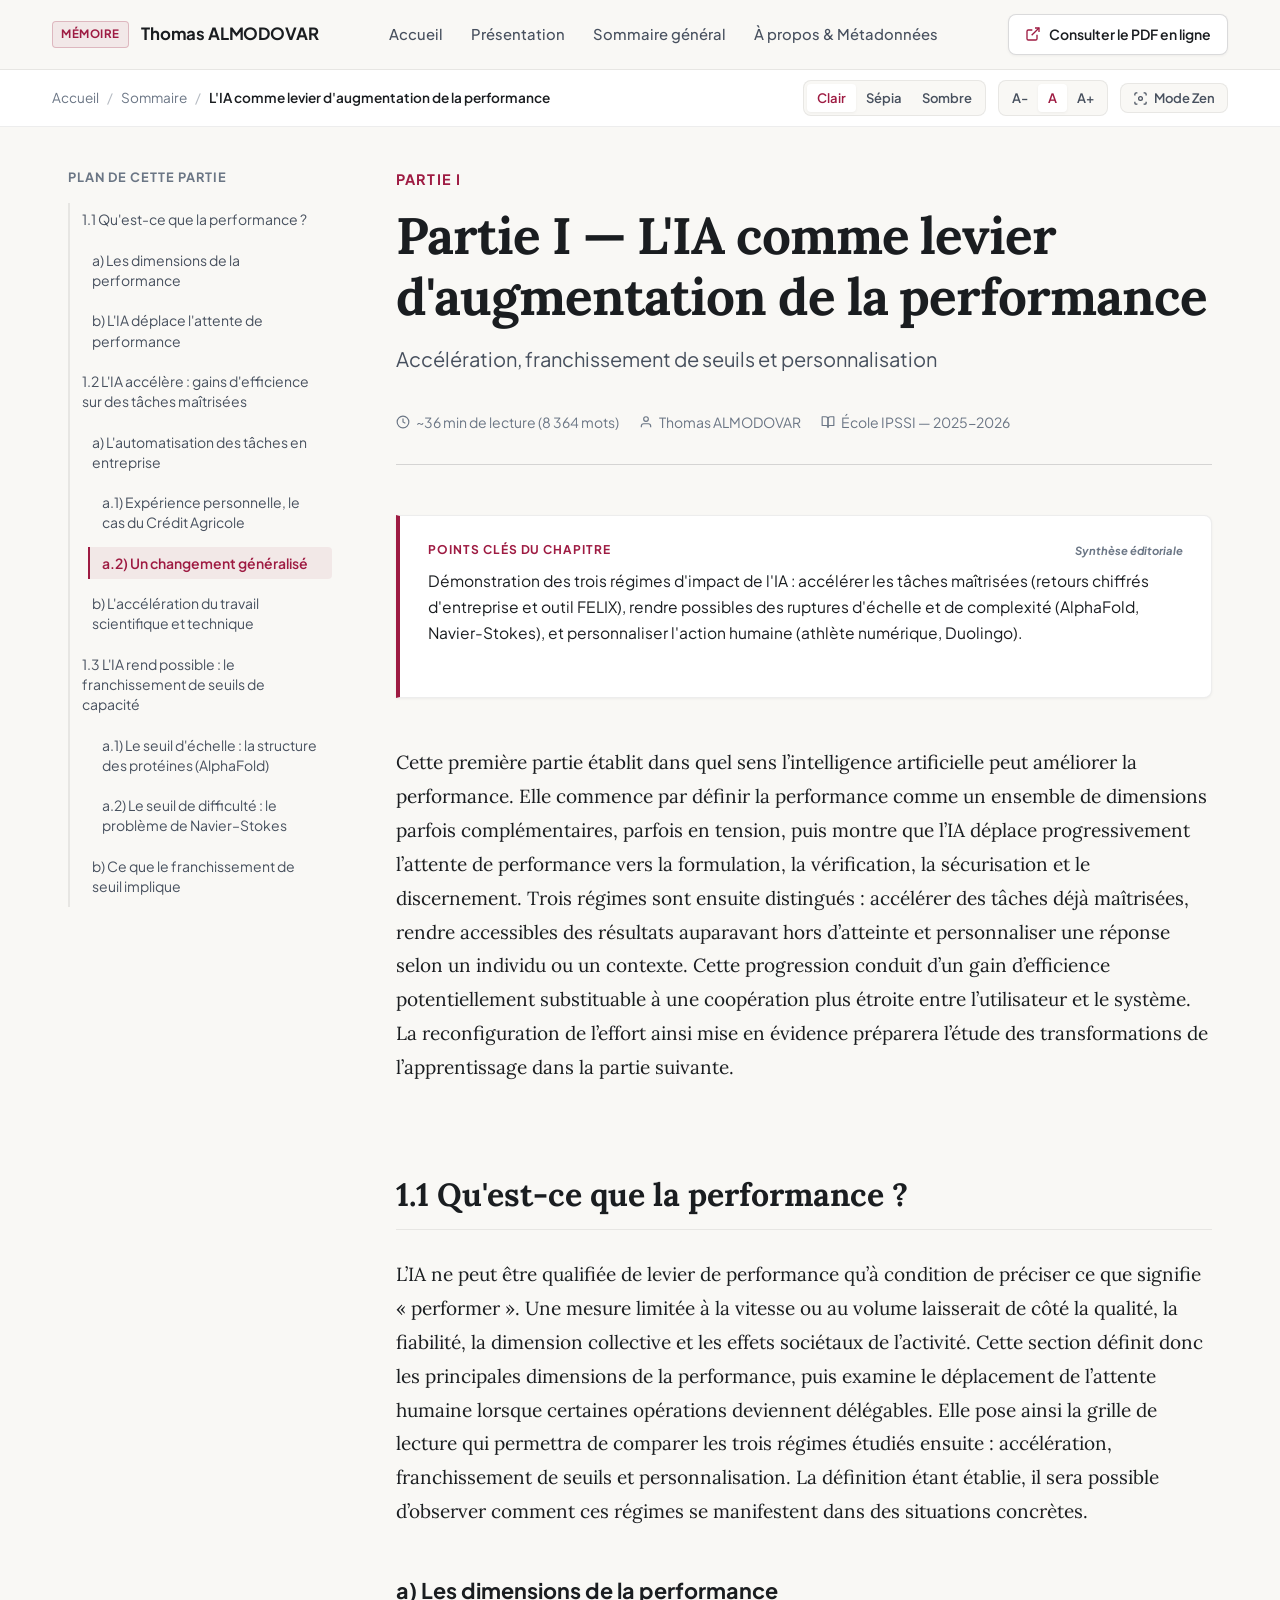
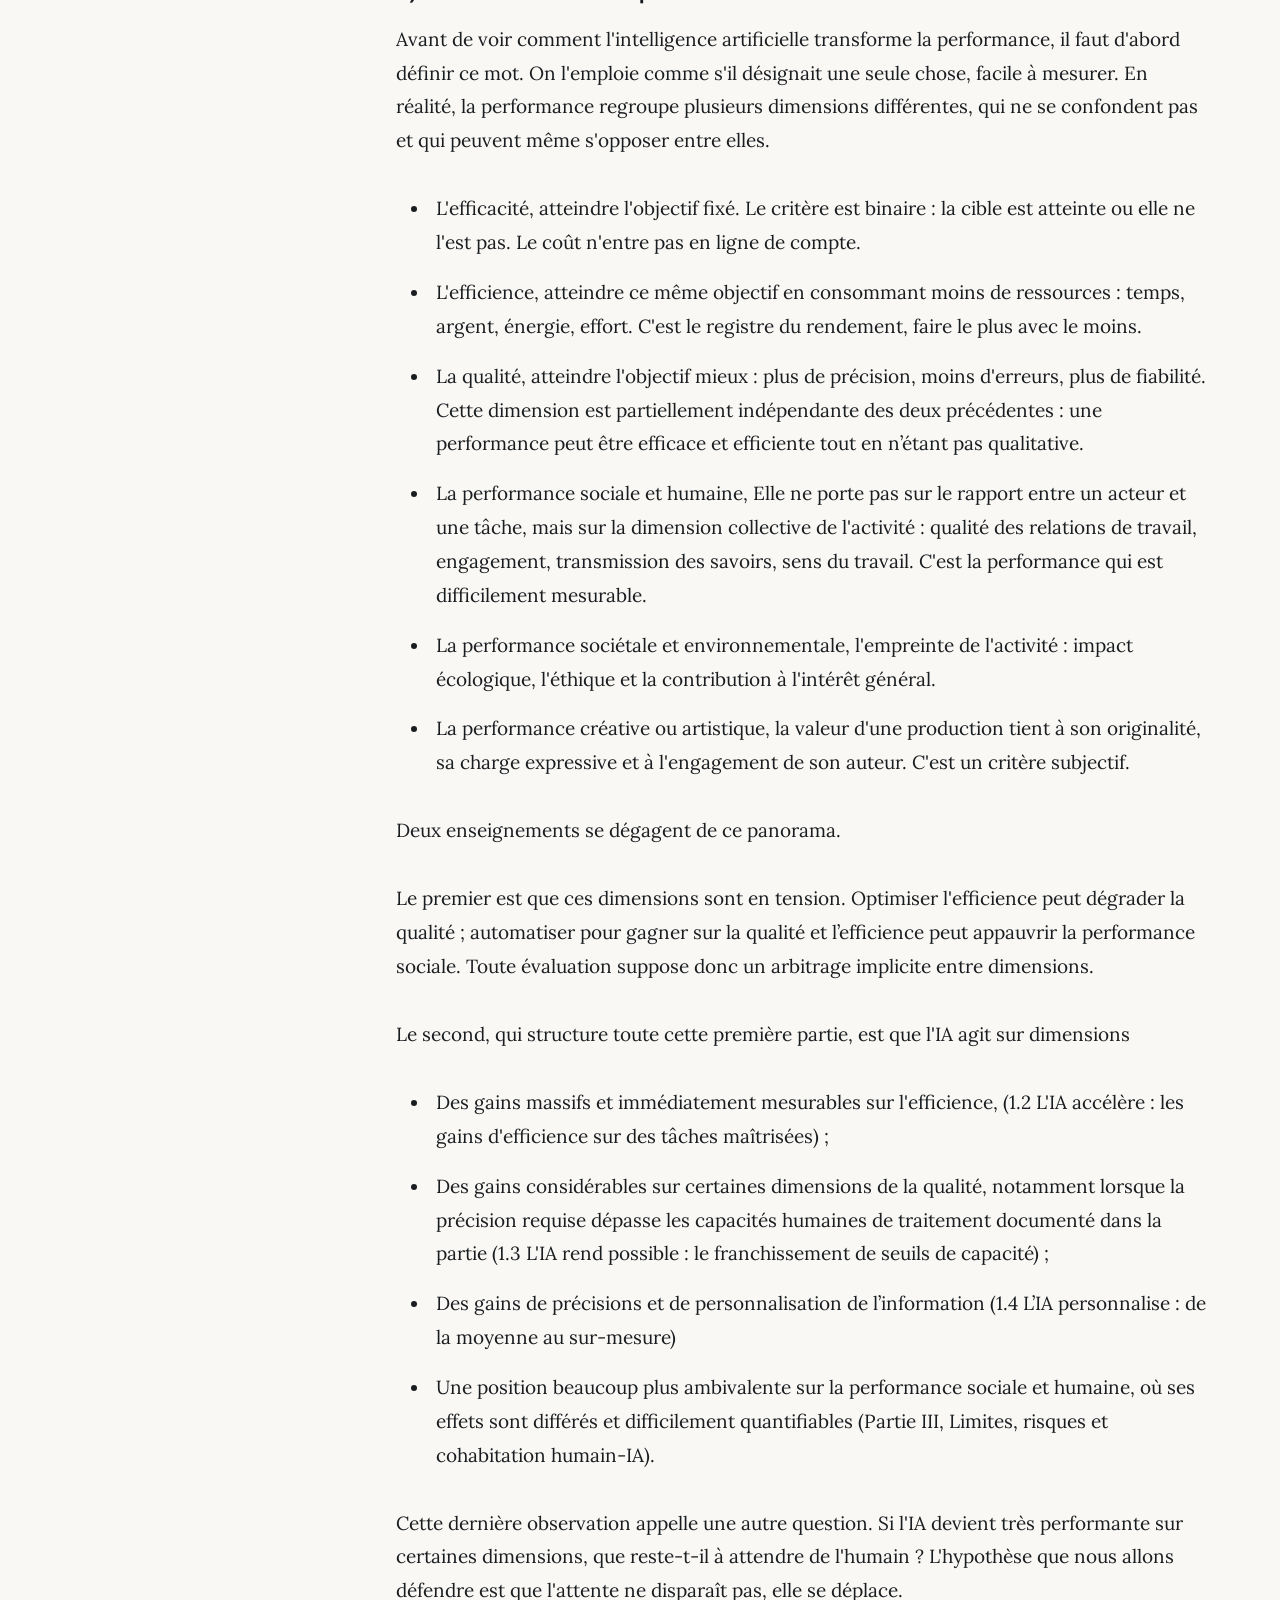
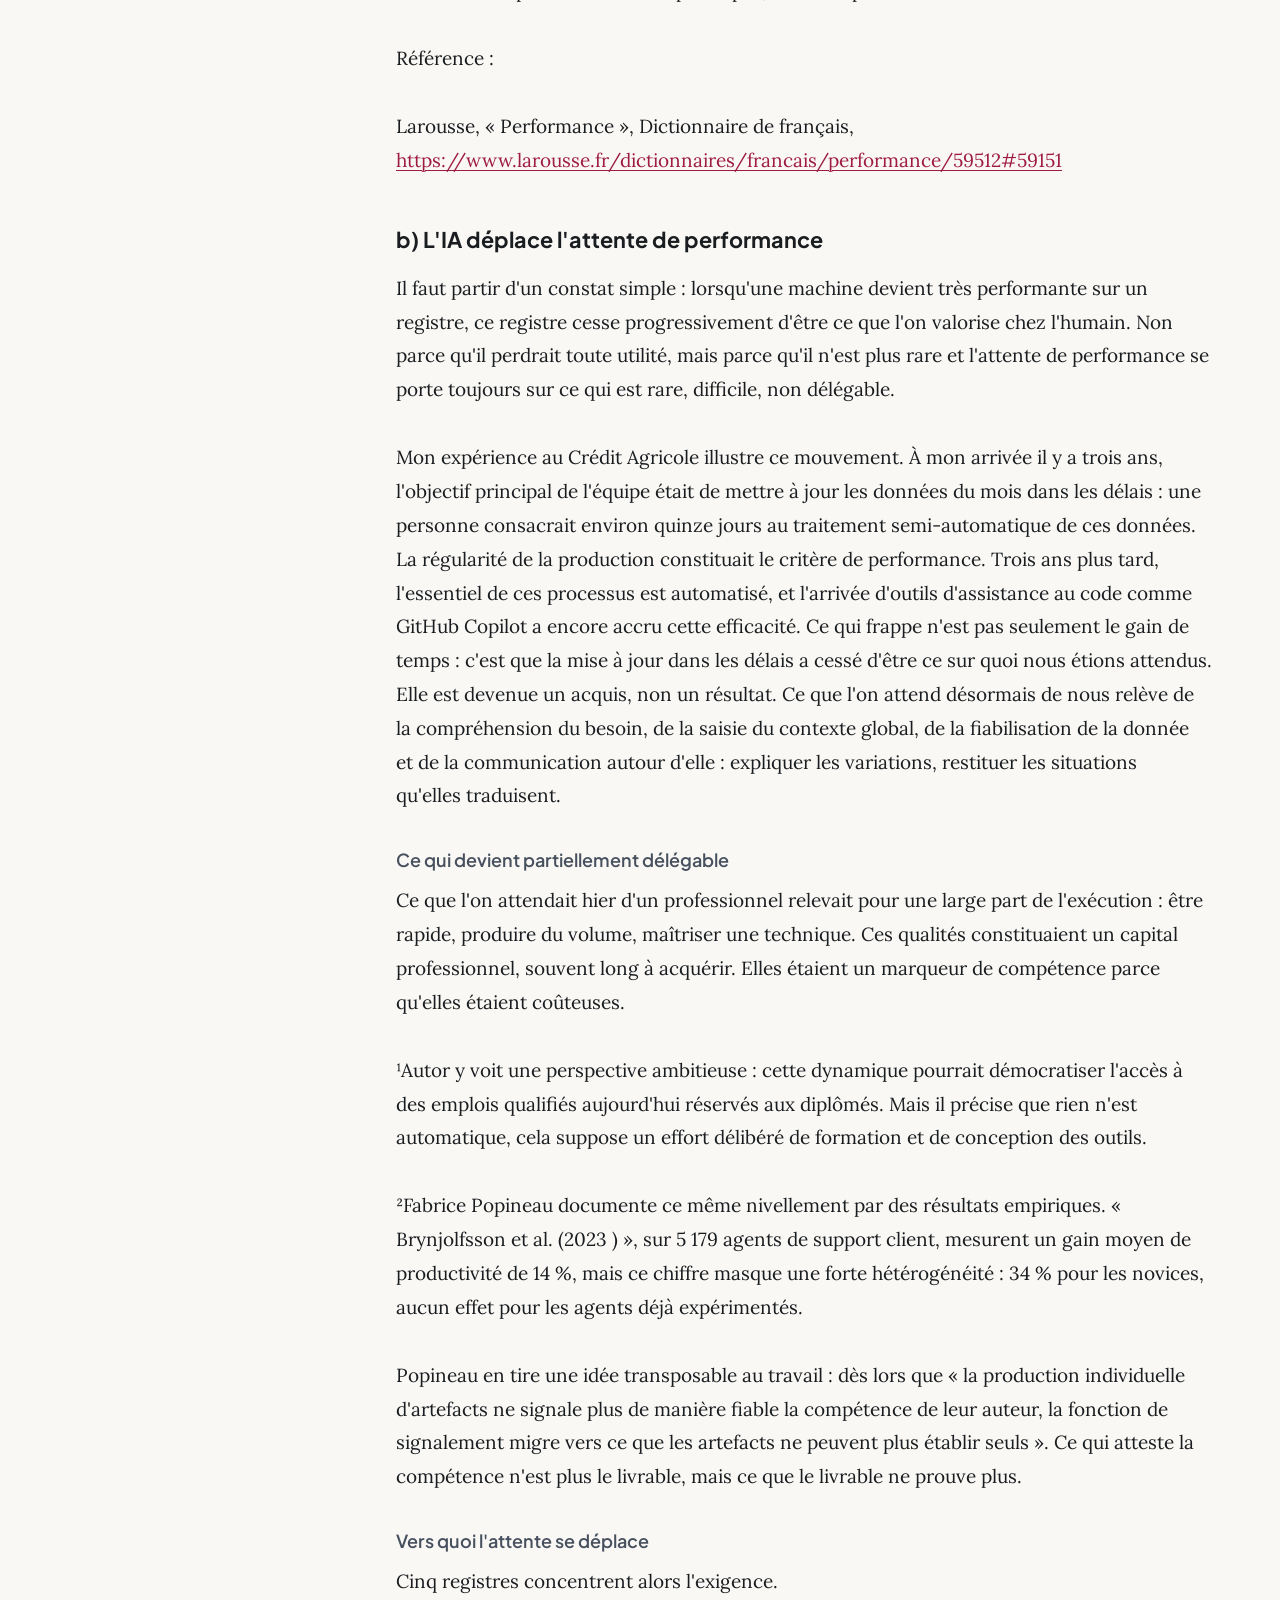
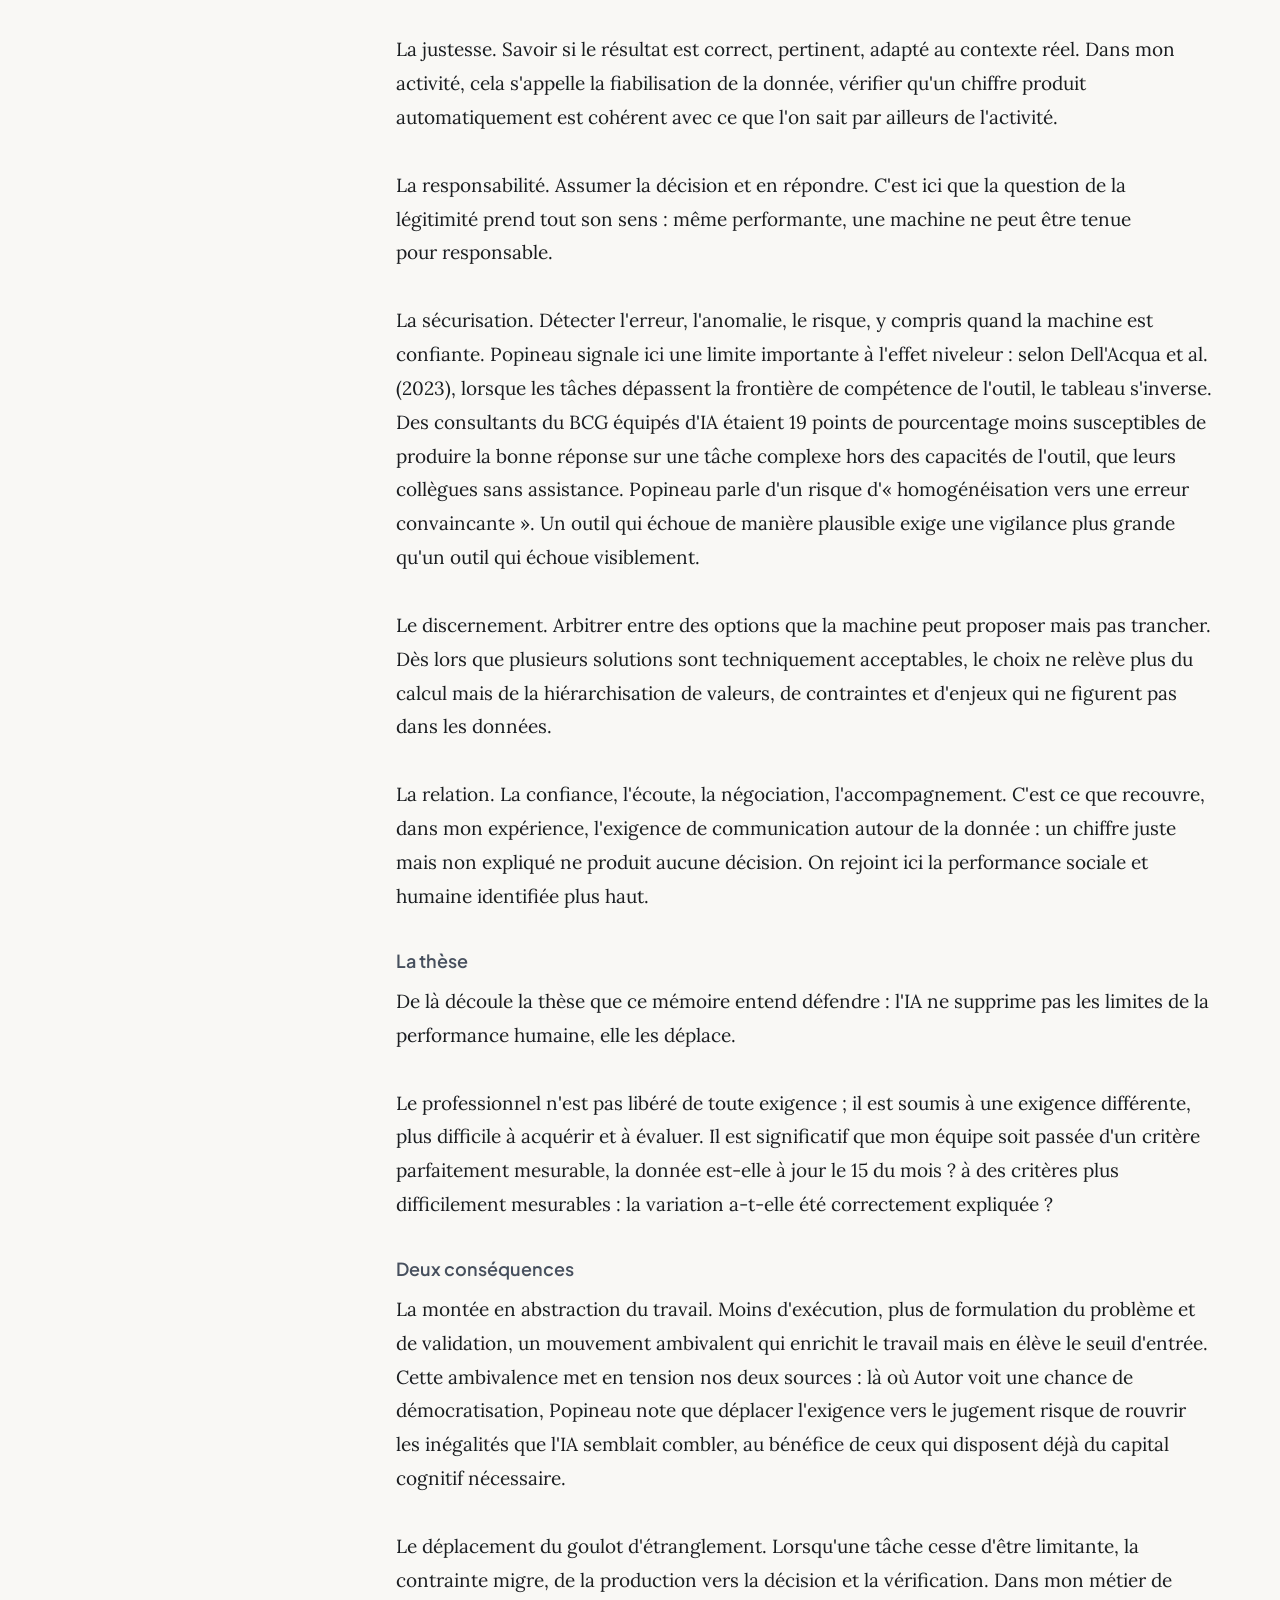
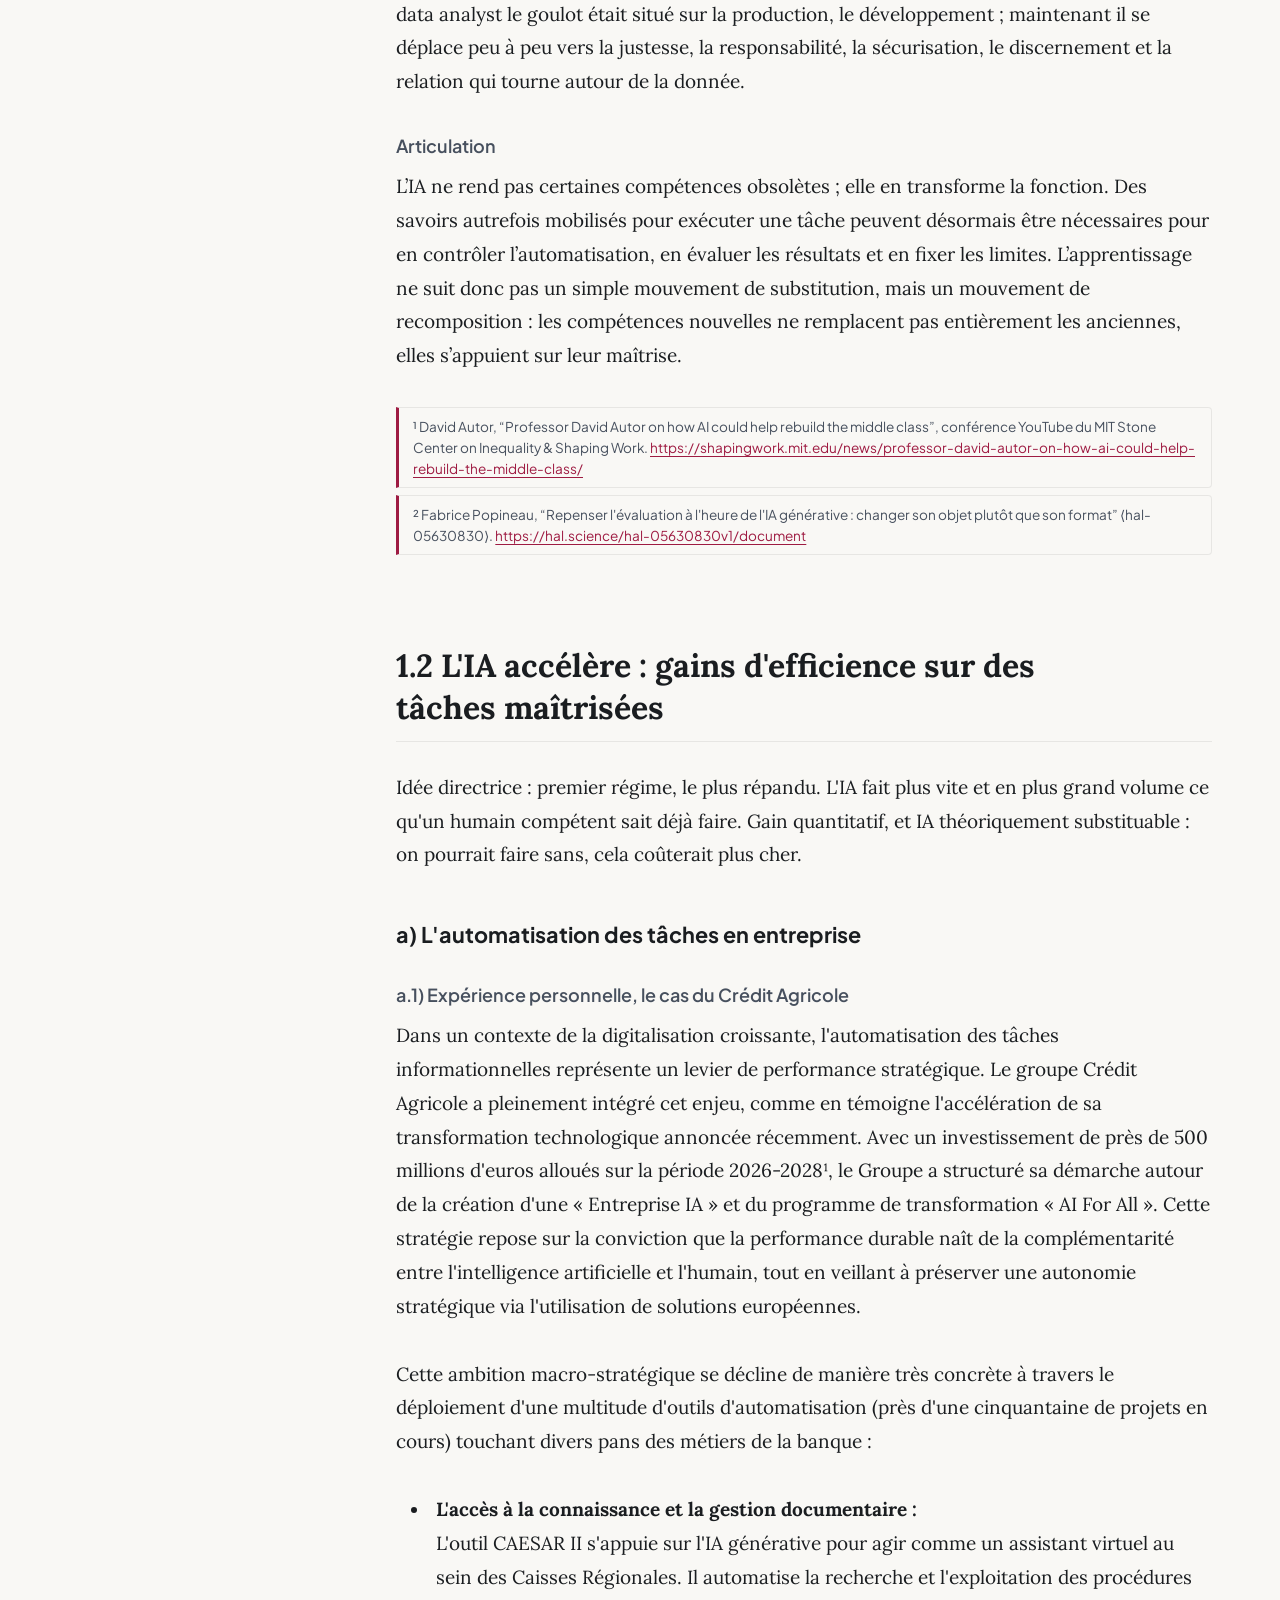
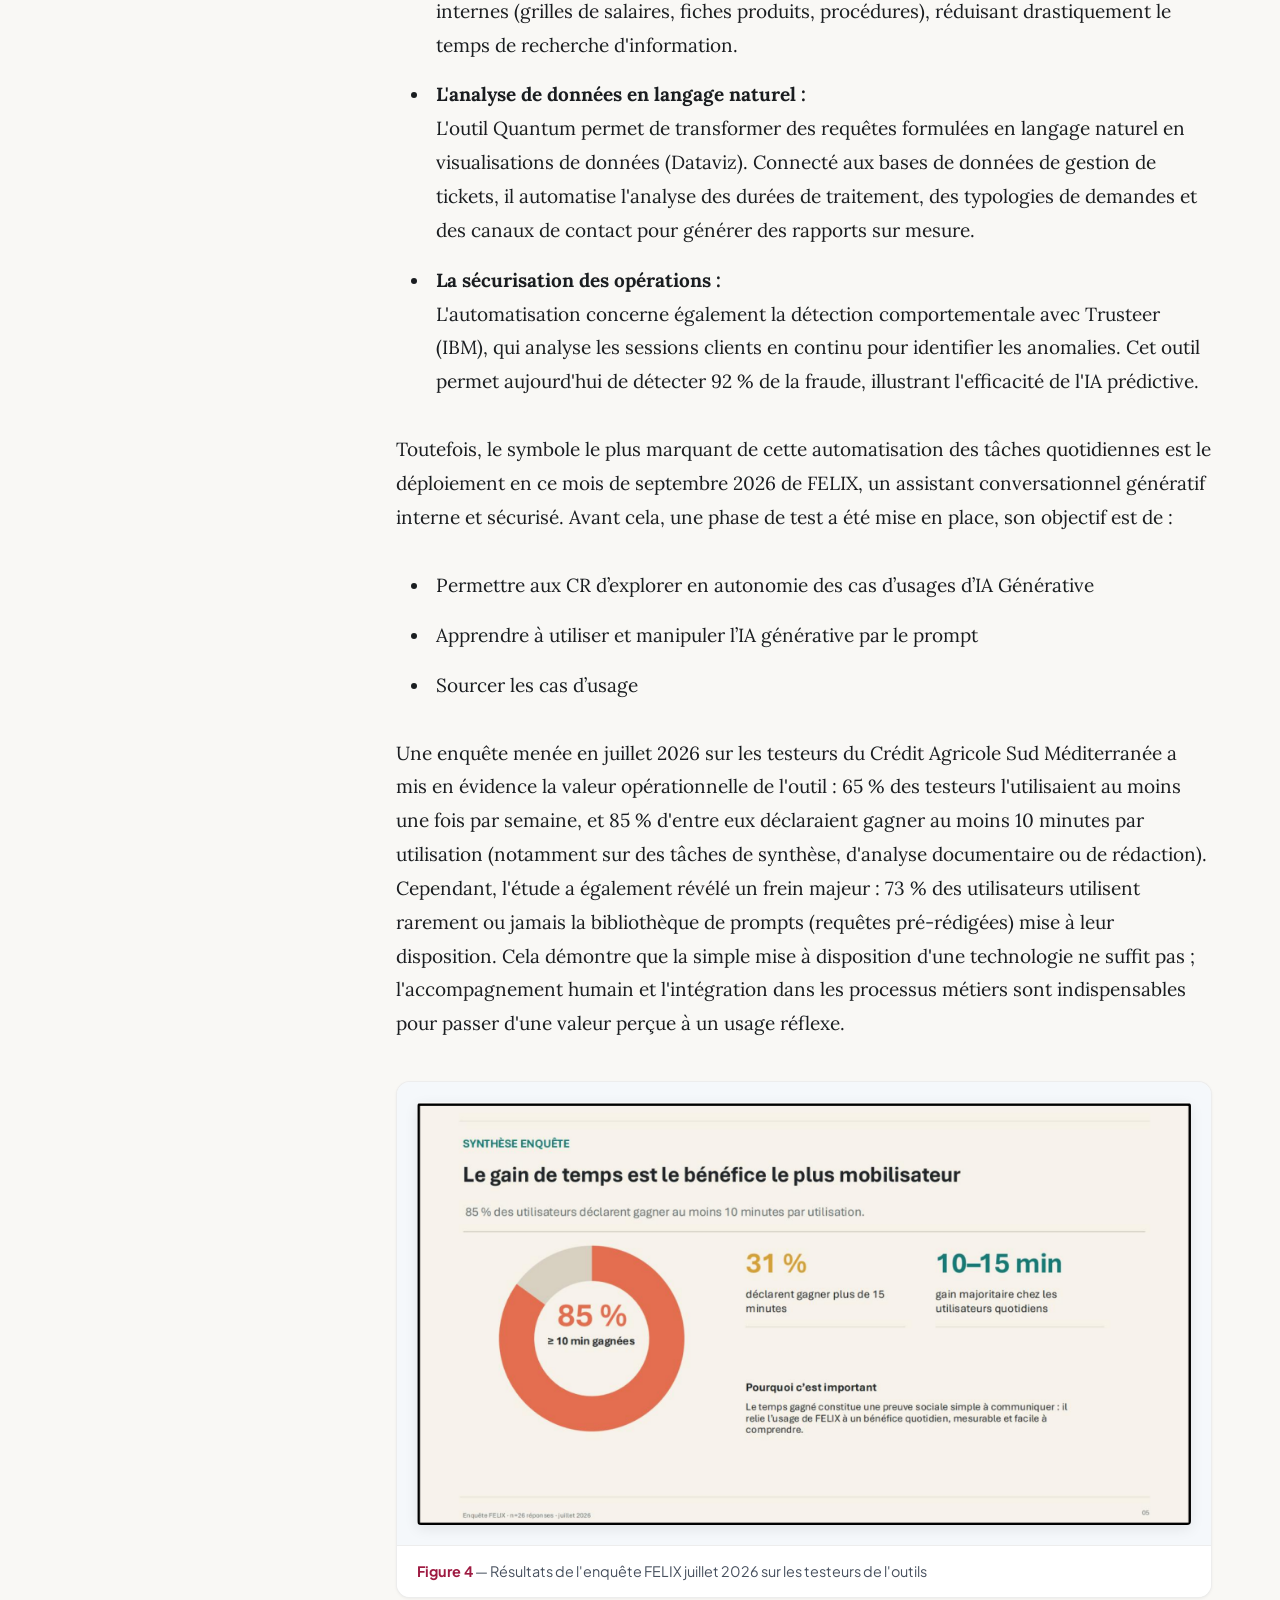
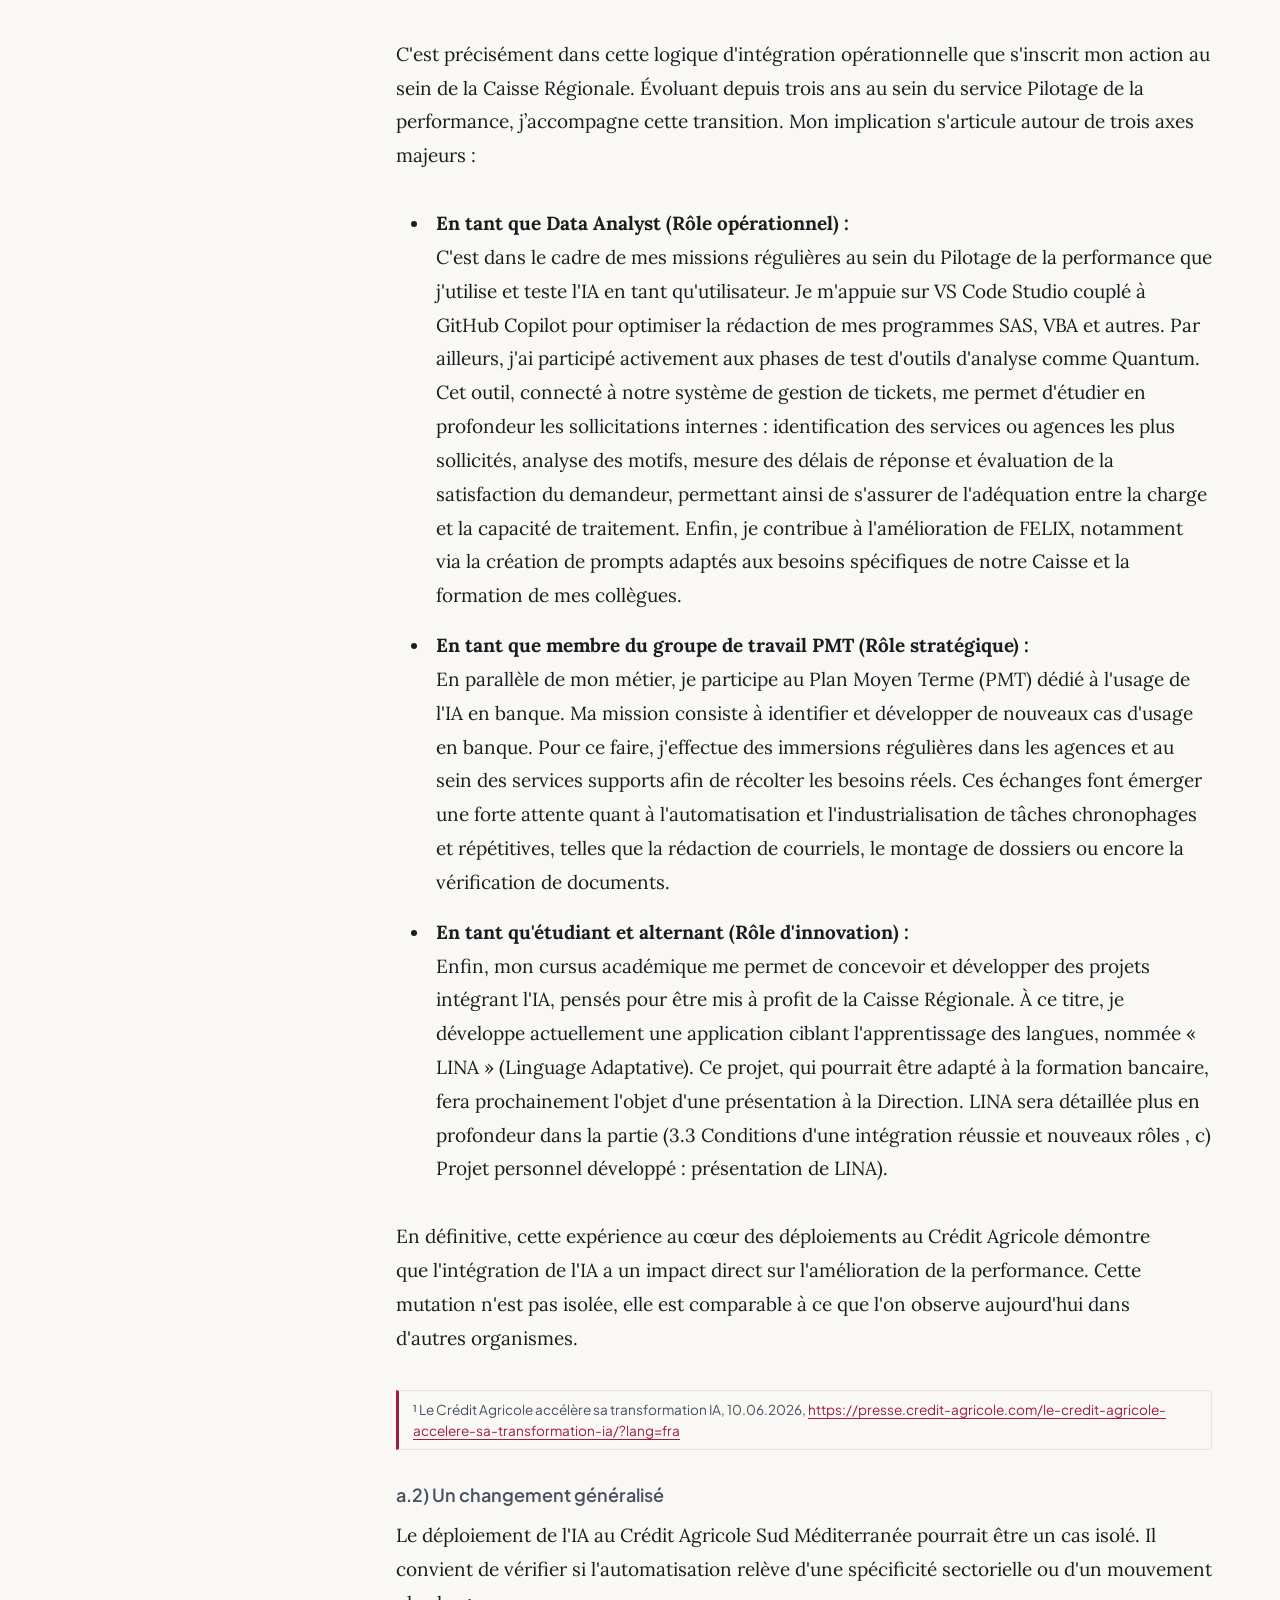
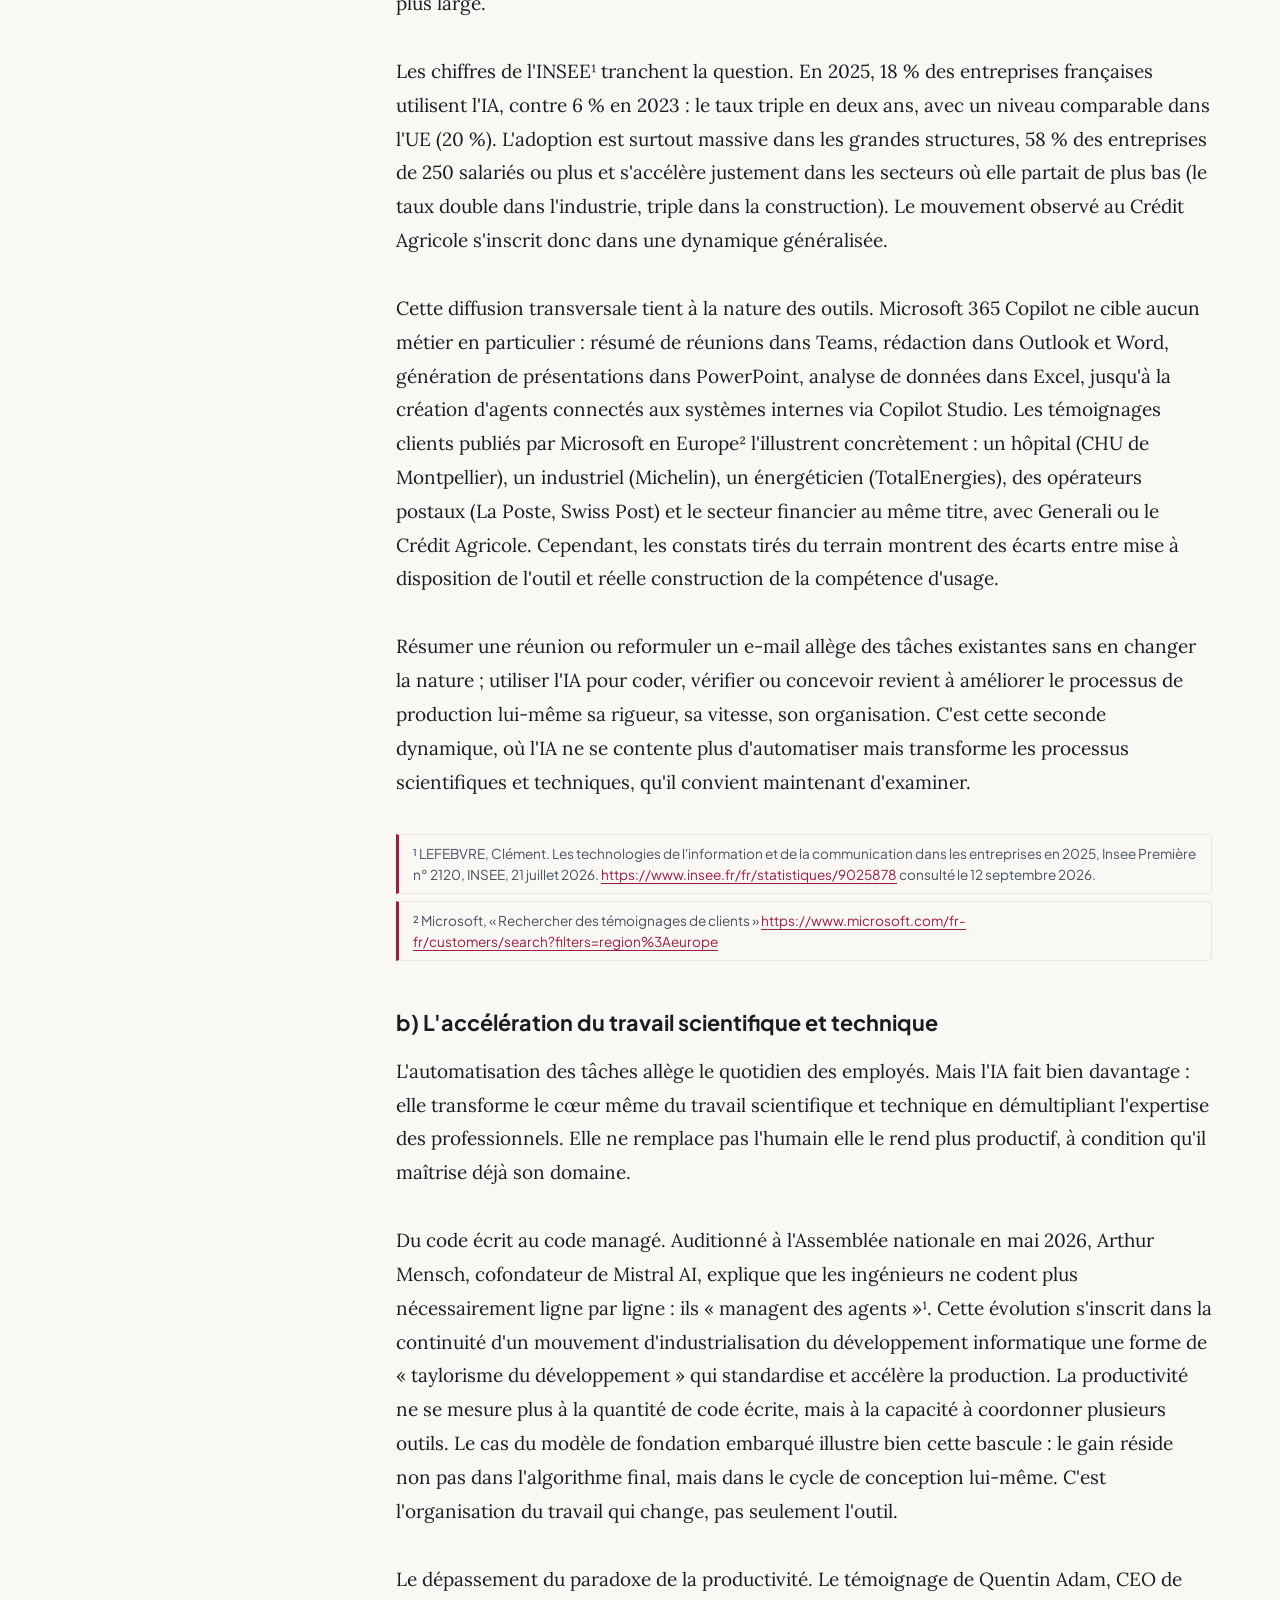
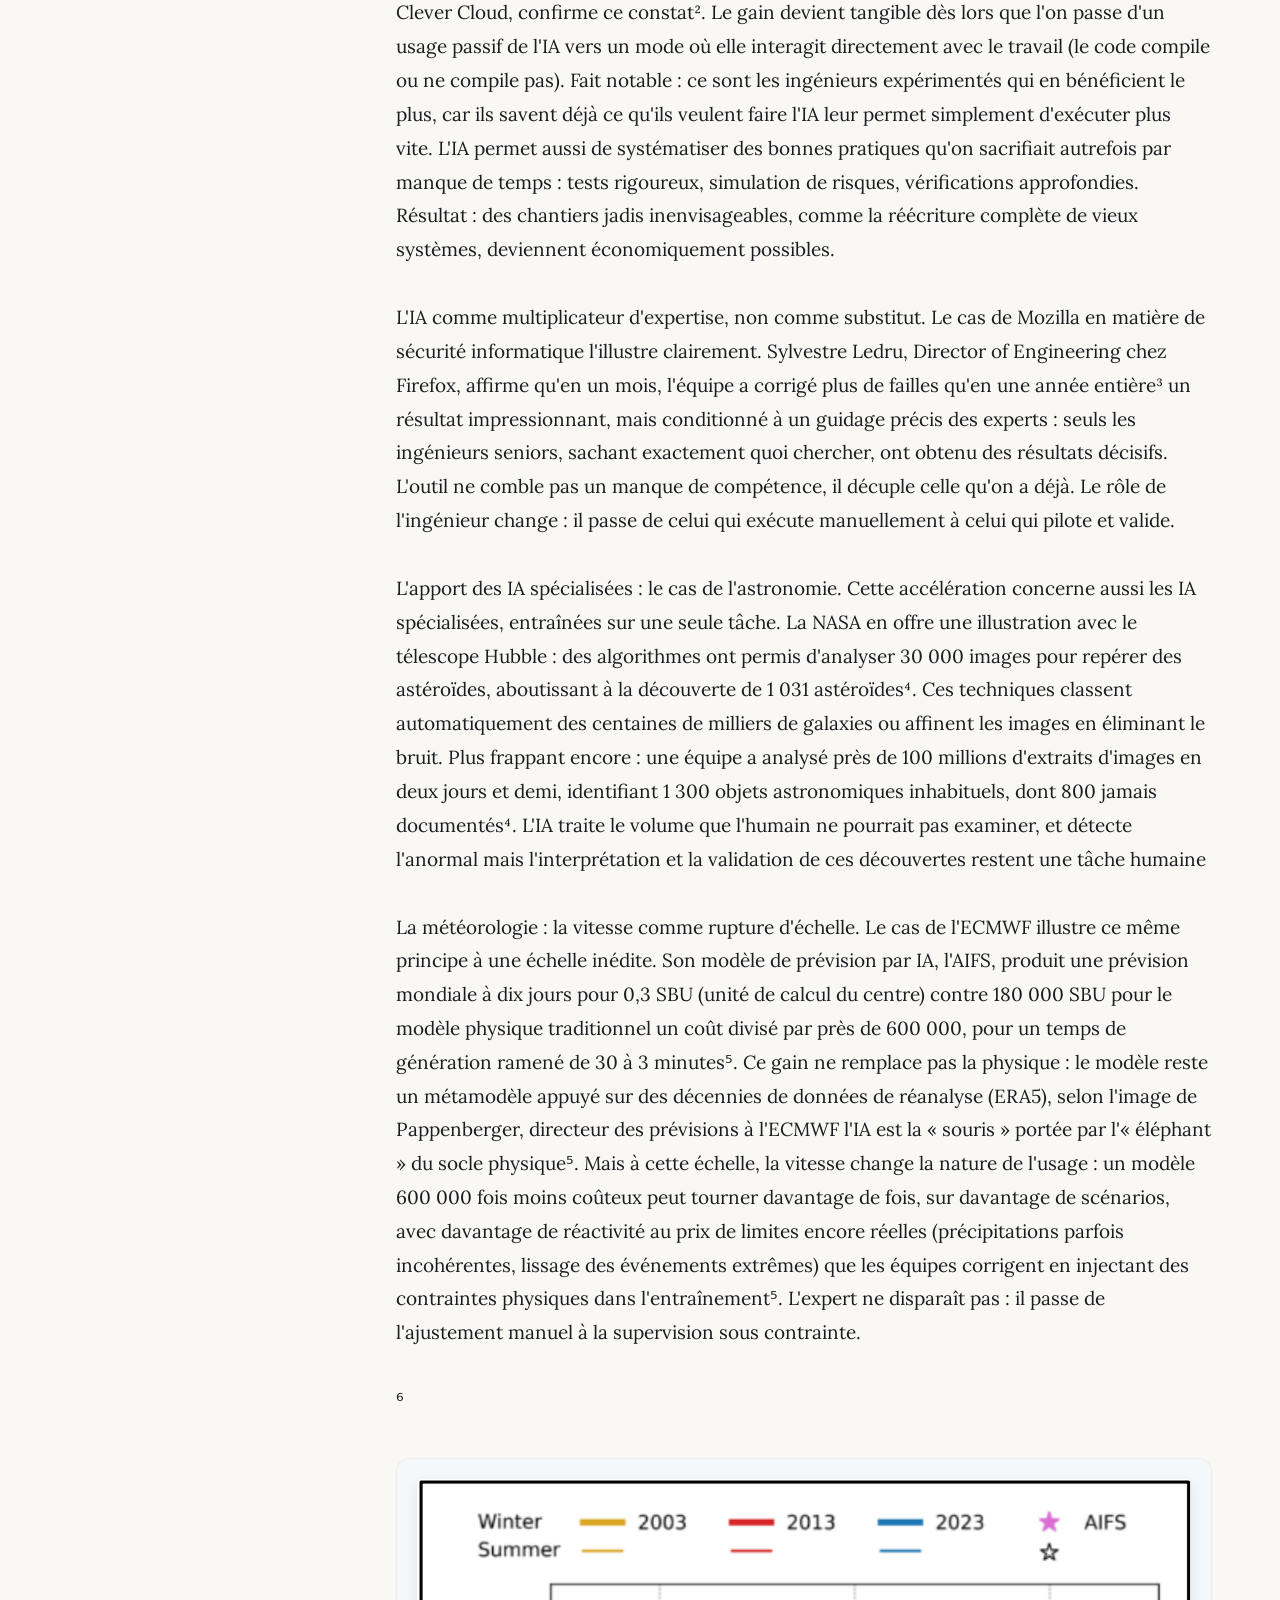
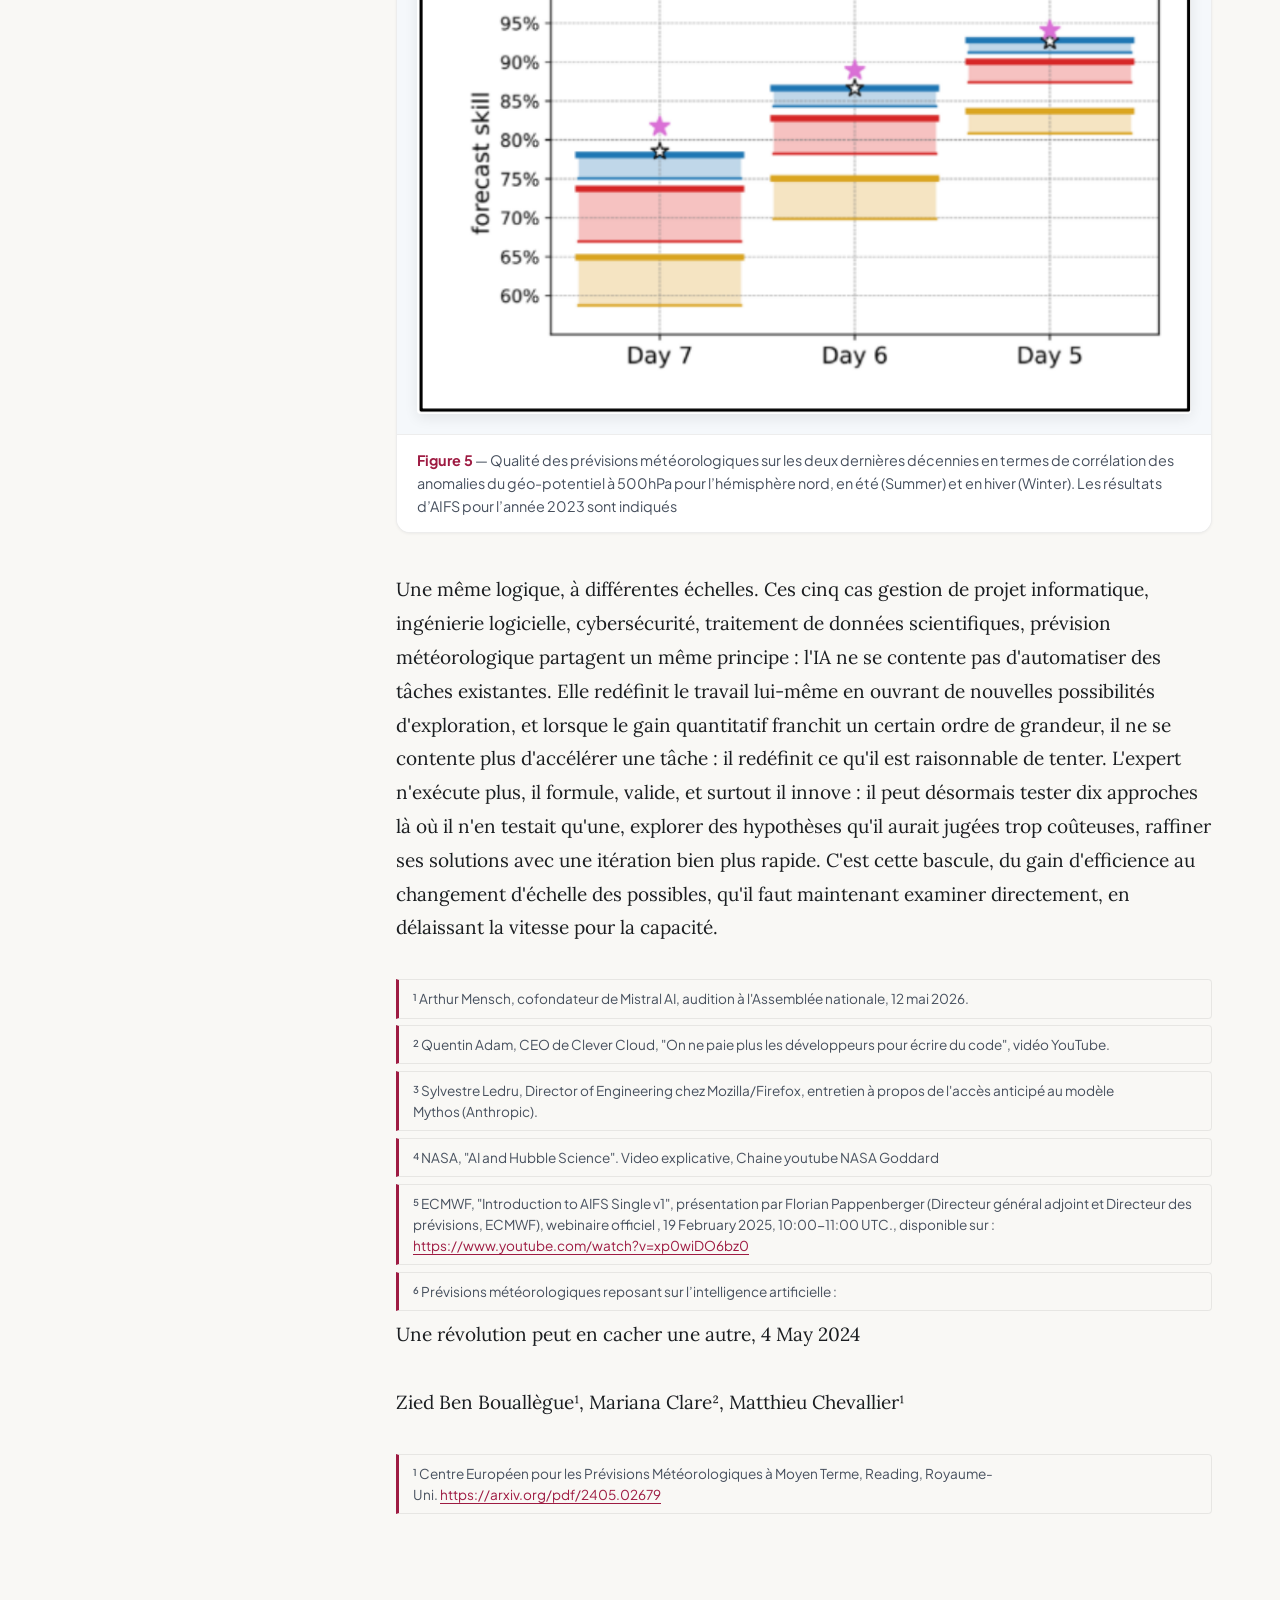
<file: lecture/partie-1.html>
<!DOCTYPE html>
<html lang="fr" data-theme="light" data-text-size="standard">
<head>
  <meta charset="UTF-8">
  <meta name="viewport" content="width=device-width, initial-scale=1.0">
  <title>Partie I — L&#x27;IA comme levier d&#x27;augmentation de la performance | Mémoire de Thomas ALMODOVAR</title>
  <meta name="description" content="Démonstration des trois régimes d&#x27;impact de l&#x27;IA : accélérer les tâches maîtrisées (retours chiffrés d&#x27;entreprise et outil FELIX), rendre possibles des ruptures">
  <meta name="author" content="Thomas ALMODOVAR">
  <meta name="robots" content="index, follow">

  <!-- Open Graph -->
  <meta property="og:title" content="Partie I — L&#x27;IA comme levier d&#x27;augmentation de la performance">
  <meta property="og:description" content="Démonstration des trois régimes d&#x27;impact de l&#x27;IA : accélérer les tâches maîtrisées (retours chiffrés d&#x27;entreprise et outil FELIX), rendre possibles des ruptures">
  <meta property="og:type" content="article">
  <meta property="og:locale" content="fr_FR">

  <!-- Styles -->
  <link rel="stylesheet" href="../css/main.css">
  <link rel="stylesheet" href="../css/reader.css">
</head>
<body>
  <!-- Lien d'évitement WCAG -->
  <a href="#main-reading-content" class="skip-link">Passer directement au texte du chapitre</a>

  <!-- En-tête du site -->
  <header class="site-header" role="banner">
    <div class="container site-header-inner">
      <a href="../index.html" class="brand" aria-label="Retour à l'accueil du mémoire">
        <span class="brand-badge">Mémoire</span>
        <span>Thomas ALMODOVAR</span>
      </a>

      <nav class="main-nav" aria-label="Navigation principale">
        <a href="../index.html" class="nav-link">Accueil</a>
        <a href="../index.html#presentation" class="nav-link">Présentation</a>
        <a href="../index.html#sommaire" class="nav-link">Sommaire général</a>
        <a href="../index.html#a-propos" class="nav-link">À propos & Métadonnées</a>
      </nav>

      <div class="header-actions">
        <a href="../assets/pdf/Memoire_ALMODOVAR_Thomas.pdf" target="_blank" class="btn-download-header" title="Consulter le mémoire complet au format PDF dans un nouvel onglet">
          <svg xmlns="http://www.w3.org/2000/svg" viewBox="0 0 24 24" fill="none" stroke="currentColor" stroke-width="2"><path d="M18 13v6a2 2 0 0 1-2 2H5a2 2 0 0 1-2-2V8a2 2 0 0 1 2-2h6"/><polyline points="15 3 21 3 21 9"/><line x1="10" y1="14" x2="21" y2="3"/></svg>
          <span>Consulter le PDF en ligne</span>
        </a>
        <button class="menu-toggle" type="button" aria-expanded="false" aria-label="Ouvrir le menu de navigation">
          <span></span><span></span><span></span>
        </button>
      </div>
    </div>
    <!-- Progression de lecture -->
    <div class="reading-progress-track" aria-hidden="true">
      <div class="reading-progress-bar"></div>
    </div>
  </header>

  <!-- Barre d'outils de lecture (fil d'ariane & réglages) -->
  <aside class="reader-toolbar" aria-label="Commandes de confort de lecture">
    <div class="container reader-toolbar-inner">
      <div class="reader-toolbar-left">
        <nav class="breadcrumb" aria-label="Fil d'Ariane">
          <a href="../index.html">Accueil</a>
          <span class="breadcrumb-separator">/</span>
          <a href="../index.html#sommaire">Sommaire</a>
          <span class="breadcrumb-separator">/</span>
          <span class="breadcrumb-current" aria-current="page">L&#x27;IA comme levier d&#x27;augmentation de la performance</span>
        </nav>
      </div>

      <div class="reader-controls">
        <button type="button" class="btn-toc-toggle" id="btnMobileToc" aria-expanded="false" aria-label="Afficher le sommaire de la partie">
          <svg xmlns="http://www.w3.org/2000/svg" width="14" height="14" viewBox="0 0 24 24" fill="none" stroke="currentColor" stroke-width="2"><line x1="3" y1="12" x2="21" y2="12"/><line x1="3" y1="6" x2="21" y2="6"/><line x1="3" y1="18" x2="21" y2="18"/></svg>
          <span>Sommaire</span>
        </button>

        <!-- Sélecteur de Thème -->
        <div class="control-group" role="group" aria-label="Sélection du thème de lecture">
          <button type="button" class="control-btn active" data-set-theme="light" aria-pressed="true" title="Thème clair ivoire">Clair</button>
          <button type="button" class="control-btn" data-set-theme="sepia" aria-pressed="false" title="Thème sépia ambré">Sépia</button>
          <button type="button" class="control-btn" data-set-theme="dark" aria-pressed="false" title="Thème sombre onyx">Sombre</button>
        </div>

        <!-- Sélecteur de Taille de police -->
        <div class="control-group" role="group" aria-label="Taille de typographie">
          <button type="button" class="control-btn" data-set-size="small" aria-pressed="false" title="Petite taille (17px)">A-</button>
          <button type="button" class="control-btn active" data-set-size="standard" aria-pressed="true" title="Taille standard (19px)">A</button>
          <button type="button" class="control-btn" data-set-size="large" aria-pressed="false" title="Grande taille (21px)">A+</button>
        </div>

        <!-- Mode concentration -->
        <button type="button" class="btn-zen-mode" id="btnZenMode" aria-pressed="false" title="Activer le mode concentration sans distraction (Touche Z)">
          <svg xmlns="http://www.w3.org/2000/svg" viewBox="0 0 24 24" fill="none" stroke="currentColor" stroke-width="2"><circle cx="12" cy="12" r="3"/><path d="M3 7V5a2 2 0 0 1 2-2h2"/><path d="M17 3h2a2 2 0 0 1 2 2v2"/><path d="M21 17v2a2 2 0 0 1-2 2h-2"/><path d="M7 21H5a2 2 0 0 1-2-2v-2"/></svg>
          <span class="zen-label">Mode Zen</span>
        </button>
      </div>
    </div>
  </aside>

  <!-- Disposition principale de lecture -->
  <div class="reader-layout">
    <!-- Sommaire latéral fixe/sticky -->
    <nav class="reader-sidebar" aria-label="Sommaire de la partie">
      <div class="reader-sidebar-title">Plan de cette partie</div>
      <ul class="chapter-toc-list">
        <li class="chapter-toc-item"><a href="#sec-1-1" class="chapter-toc-link">1.1 Qu&#x27;est-ce que la performance ?</a></li>
<li class="chapter-toc-item" style="padding-left: 10px;"><a href="#sub-1-1-a" class="chapter-toc-link">a) Les dimensions de la performance</a></li>
<li class="chapter-toc-item" style="padding-left: 10px;"><a href="#sub-1-1-b" class="chapter-toc-link">b) L&#x27;IA déplace l&#x27;attente de performance</a></li>
<li class="chapter-toc-item"><a href="#sec-1-2" class="chapter-toc-link">1.2 L&#x27;IA accélère : gains d&#x27;efficience sur des tâches maîtrisées</a></li>
<li class="chapter-toc-item" style="padding-left: 10px;"><a href="#sub-1-2-a" class="chapter-toc-link">a) L&#x27;automatisation des tâches en entreprise</a></li>
<li class="chapter-toc-item" style="padding-left: 20px; font-size: 0.8rem;"><a href="#sub-1-2-a1" class="chapter-toc-link">a.1) Expérience personnelle, le cas du Crédit Agricole</a></li>
<li class="chapter-toc-item" style="padding-left: 20px; font-size: 0.8rem;"><a href="#sub-1-2-a2" class="chapter-toc-link">a.2) Un changement généralisé</a></li>
<li class="chapter-toc-item" style="padding-left: 10px;"><a href="#sub-1-2-b" class="chapter-toc-link">b) L&#x27;accélération du travail scientifique et technique</a></li>
<li class="chapter-toc-item"><a href="#sec-1-3" class="chapter-toc-link">1.3 L&#x27;IA rend possible : le franchissement de seuils de capacité</a></li>
<li class="chapter-toc-item" style="padding-left: 20px; font-size: 0.8rem;"><a href="#sub-1-3-a1" class="chapter-toc-link">a.1) Le seuil d&#x27;échelle : la structure des protéines (AlphaFold)</a></li>
<li class="chapter-toc-item" style="padding-left: 20px; font-size: 0.8rem;"><a href="#sub-1-3-a2" class="chapter-toc-link">a.2) Le seuil de difficulté : le problème de Navier–Stokes</a></li>
<li class="chapter-toc-item" style="padding-left: 10px;"><a href="#sub-1-3-b" class="chapter-toc-link">b) Ce que le franchissement de seuil implique</a></li>
<li class="chapter-toc-item"><a href="#sec-1-4" class="chapter-toc-link">1.4 L&#x27;IA personnalise : de la moyenne au sur-mesure</a></li>
<li class="chapter-toc-item" style="padding-left: 10px;"><a href="#sub-1-4-a" class="chapter-toc-link">a) Digital twin, modélisation d&#x27;un athlète numérique (Enduraw)</a></li>
<li class="chapter-toc-item" style="padding-left: 10px;"><a href="#sub-1-4-b" class="chapter-toc-link">b) La personnalisation comme nouveau standard</a></li>
<li class="chapter-toc-item" style="padding-left: 10px;"><a href="#sub-1-4-c" class="chapter-toc-link">c) Ce que l&#x27;IA personnalise réellement : le cas Duolingo</a></li>
<li class="chapter-toc-item"><a href="#sec-1-concl" class="chapter-toc-link">Conclusion de la Partie I</a></li>
      </ul>
      <div style="margin-top: 32px; padding-top: 20px; border-top: 1px solid var(--border-subtle);">
        <a href="../assets/pdf/Memoire_ALMODOVAR_Thomas.pdf" target="_blank" class="btn-secondary-outline" style="width: 100%; justify-content: center; font-size: 0.825rem;">
          <svg xmlns="http://www.w3.org/2000/svg" width="14" height="14" viewBox="0 0 24 24" fill="none" stroke="currentColor" stroke-width="2"><path d="M14 2H6a2 2 0 0 0-2 2v16a2 2 0 0 0 2 2h12a2 2 0 0 0 2-2V8z"/><polyline points="14 2 14 8 20 8"/></svg>
          <span>Ouvrir en PDF</span>
        </a>
      </div>
    </nav>

    <!-- Corps de lecture principal -->
    <main id="main-reading-content" class="reader-content" role="main">
      <header class="chapter-header">
        <div class="chapter-part-num">Partie I</div>
        <h1 class="chapter-title">Partie I — L&#x27;IA comme levier d&#x27;augmentation de la performance</h1>
        <p class="chapter-subtitle">Accélération, franchissement de seuils et personnalisation</p>

        <div class="chapter-meta-row">
          <span class="chapter-meta-pill">
            <svg xmlns="http://www.w3.org/2000/svg" width="14" height="14" viewBox="0 0 24 24" fill="none" stroke="currentColor" stroke-width="2"><circle cx="12" cy="12" r="10"/><polyline points="12 6 12 12 16 14"/></svg>
            <span>~36 min de lecture (8 364 mots)</span>
          </span>
          <span class="chapter-meta-pill">
            <svg xmlns="http://www.w3.org/2000/svg" width="14" height="14" viewBox="0 0 24 24" fill="none" stroke="currentColor" stroke-width="2"><path d="M20 21v-2a4 4 0 0 0-4-4H8a4 4 0 0 0-4 4v2"/><circle cx="12" cy="7" r="4"/></svg>
            <span>Thomas ALMODOVAR</span>
          </span>
          <span class="chapter-meta-pill">
            <svg xmlns="http://www.w3.org/2000/svg" width="14" height="14" viewBox="0 0 24 24" fill="none" stroke="currentColor" stroke-width="2" stroke-linecap="round" stroke-linejoin="round"><path d="M2 3h6a4 4 0 0 1 4 4v14a3 3 0 0 0-3-3H2z"/><path d="M22 3h-6a4 4 0 0 0-4 4v14a3 3 0 0 1 3-3h7z"/></svg>
            <span>École IPSSI — 2025-2026</span>
          </span>
        </div>
      </header>

      <!-- Synthèse éditoriale identifiée -->
      <section class="editorial-chapter-summary" aria-label="Synthèse éditoriale de la partie">
        <div class="summary-heading">
          <span>Points clés du chapitre</span>
          <span class="summary-badge">Synthèse éditoriale</span>
        </div>
        <p>Démonstration des trois régimes d&#x27;impact de l&#x27;IA : accélérer les tâches maîtrisées (retours chiffrés d&#x27;entreprise et outil FELIX), rendre possibles des ruptures d&#x27;échelle et de complexité (AlphaFold, Navier-Stokes), et personnaliser l&#x27;action humaine (athlète numérique, Duolingo).</p>
      </section>

      <!-- Texte intégral du mémoire -->
      <article class="chapter-body-text">
        <p>Cette première partie établit dans quel sens l’intelligence artificielle peut améliorer la performance. Elle commence par définir la performance comme un ensemble de dimensions parfois complémentaires, parfois en tension, puis montre que l’IA déplace progressivement l’attente de performance vers la formulation, la vérification, la sécurisation et le discernement. Trois régimes sont ensuite distingués : accélérer des tâches déjà maîtrisées, rendre accessibles des résultats auparavant hors d’atteinte et personnaliser une réponse selon un individu ou un contexte. Cette progression conduit d’un gain d’efficience potentiellement substituable à une coopération plus étroite entre l’utilisateur et le système. La reconfiguration de l’effort ainsi mise en évidence préparera l’étude des transformations de l’apprentissage dans la partie suivante.</p>
<h2 id="sec-1-1">1.1 Qu&#x27;est-ce que la performance ?</h2>
<p>L’IA ne peut être qualifiée de levier de performance qu’à condition de préciser ce que signifie « performer ». Une mesure limitée à la vitesse ou au volume laisserait de côté la qualité, la fiabilité, la dimension collective et les effets sociétaux de l’activité. Cette section définit donc les principales dimensions de la performance, puis examine le déplacement de l’attente humaine lorsque certaines opérations deviennent délégables. Elle pose ainsi la grille de lecture qui permettra de comparer les trois régimes étudiés ensuite : accélération, franchissement de seuils et personnalisation. La définition étant établie, il sera possible d’observer comment ces régimes se manifestent dans des situations concrètes.</p>
<h3 id="sub-1-1-a">a) Les dimensions de la performance</h3>
<p>Avant de voir comment l&#x27;intelligence artificielle transforme la performance, il faut d&#x27;abord définir ce mot. On l&#x27;emploie comme s&#x27;il désignait une seule chose, facile à mesurer. En réalité, la performance regroupe plusieurs dimensions différentes, qui ne se confondent pas et qui peuvent même s&#x27;opposer entre elles.</p>
<ul>
  <li>L&#x27;efficacité, atteindre l&#x27;objectif fixé. Le critère est binaire : la cible est atteinte ou elle ne l&#x27;est pas. Le coût n&#x27;entre pas en ligne de compte.</li>
  <li>L&#x27;efficience, atteindre ce même objectif en consommant moins de ressources : temps, argent, énergie, effort. C&#x27;est le registre du rendement, faire le plus avec le moins.</li>
  <li>La qualité, atteindre l&#x27;objectif mieux : plus de précision, moins d&#x27;erreurs, plus de fiabilité. Cette dimension est partiellement indépendante des deux précédentes : une performance peut être efficace et efficiente tout en n’étant pas qualitative.</li>
  <li>La performance sociale et humaine, Elle ne porte pas sur le rapport entre un acteur et une tâche, mais sur la dimension collective de l&#x27;activité : qualité des relations de travail, engagement, transmission des savoirs, sens du travail. C&#x27;est la performance qui est difficilement mesurable.</li>
  <li>La performance sociétale et environnementale, l&#x27;empreinte de l&#x27;activité : impact écologique, l&#x27;éthique et la contribution à l&#x27;intérêt général.</li>
  <li>La performance créative ou artistique, la valeur d&#x27;une production tient à son originalité, sa charge expressive et à l&#x27;engagement de son auteur. C&#x27;est un critère subjectif.</li>
</ul>
<p>Deux enseignements se dégagent de ce panorama.</p>
<p>Le premier est que ces dimensions sont en tension. Optimiser l&#x27;efficience peut dégrader la qualité ; automatiser pour gagner sur la qualité et l’efficience peut appauvrir la performance sociale. Toute évaluation suppose donc un arbitrage implicite entre dimensions.</p>
<p>Le second, qui structure toute cette première partie, est que l&#x27;IA agit sur dimensions</p>
<ul>
  <li>Des gains massifs et immédiatement mesurables sur l&#x27;efficience, (1.2 L&#x27;IA accélère : les gains d&#x27;efficience sur des tâches maîtrisées) ;</li>
  <li>Des gains considérables sur certaines dimensions de la qualité, notamment lorsque la précision requise dépasse les capacités humaines de traitement documenté dans la partie (1.3 L&#x27;IA rend possible : le franchissement de seuils de capacité) ;</li>
  <li>Des gains de précisions et de personnalisation de l’information (1.4 L’IA personnalise : de la moyenne au sur-mesure)</li>
  <li>Une position beaucoup plus ambivalente sur la performance sociale et humaine, où ses effets sont différés et difficilement quantifiables (Partie III, Limites, risques et cohabitation humain-IA).</li>
</ul>
<p>Cette dernière observation appelle une autre question. Si l&#x27;IA devient très performante sur certaines dimensions, que reste-t-il à attendre de l&#x27;humain ? L&#x27;hypothèse que nous allons défendre est que l&#x27;attente ne disparaît pas, elle se déplace.</p>
<p>Référence :</p>
<p>Larousse, « Performance », Dictionnaire de français, <a href="https://www.larousse.fr/dictionnaires/francais/performance/59512#59151" target="_blank" rel="noopener noreferrer">https://www.larousse.fr/dictionnaires/francais/performance/59512#59151</a></p>
<h3 id="sub-1-1-b">b) L&#x27;IA déplace l&#x27;attente de performance</h3>
<p>Il faut partir d&#x27;un constat simple : lorsqu&#x27;une machine devient très performante sur un registre, ce registre cesse progressivement d&#x27;être ce que l&#x27;on valorise chez l&#x27;humain. Non parce qu&#x27;il perdrait toute utilité, mais parce qu&#x27;il n&#x27;est plus rare et l&#x27;attente de performance se porte toujours sur ce qui est rare, difficile, non délégable.</p>
<p>Mon expérience au Crédit Agricole illustre ce mouvement. À mon arrivée il y a trois ans, l&#x27;objectif principal de l&#x27;équipe était de mettre à jour les données du mois dans les délais : une personne consacrait environ quinze jours au traitement semi-automatique de ces données. La régularité de la production constituait le critère de performance. Trois ans plus tard, l&#x27;essentiel de ces processus est automatisé, et l&#x27;arrivée d&#x27;outils d&#x27;assistance au code comme GitHub Copilot a encore accru cette efficacité. Ce qui frappe n&#x27;est pas seulement le gain de temps : c&#x27;est que la mise à jour dans les délais a cessé d&#x27;être ce sur quoi nous étions attendus. Elle est devenue un acquis, non un résultat. Ce que l&#x27;on attend désormais de nous relève de la compréhension du besoin, de la saisie du contexte global, de la fiabilisation de la donnée et de la communication autour d&#x27;elle : expliquer les variations, restituer les situations qu&#x27;elles traduisent.</p>
<h4 id="sec-ce-qui-devient-partiellement-d-l-gable">Ce qui devient partiellement délégable</h4>
<p>Ce que l&#x27;on attendait hier d&#x27;un professionnel relevait pour une large part de l&#x27;exécution : être rapide, produire du volume, maîtriser une technique. Ces qualités constituaient un capital professionnel, souvent long à acquérir. Elles étaient un marqueur de compétence parce qu&#x27;elles étaient coûteuses.</p>
<p>¹Autor y voit une perspective ambitieuse : cette dynamique pourrait démocratiser l&#x27;accès à des emplois qualifiés aujourd&#x27;hui réservés aux diplômés. Mais il précise que rien n&#x27;est automatique, cela suppose un effort délibéré de formation et de conception des outils.</p>
<p>²Fabrice Popineau documente ce même nivellement par des résultats empiriques. « Brynjolfsson et al. (2023 ) », sur 5 179 agents de support client, mesurent un gain moyen de productivité de 14 %, mais ce chiffre masque une forte hétérogénéité : 34 % pour les novices, aucun effet pour les agents déjà expérimentés.</p>
<p>Popineau en tire une idée transposable au travail : dès lors que « la production individuelle d&#x27;artefacts ne signale plus de manière fiable la compétence de leur auteur, la fonction de signalement migre vers ce que les artefacts ne peuvent plus établir seuls ». Ce qui atteste la compétence n&#x27;est plus le livrable, mais ce que le livrable ne prouve plus.</p>
<h4 id="sec-vers-quoi-l-attente-se-d-place">Vers quoi l&#x27;attente se déplace</h4>
<p>Cinq registres concentrent alors l&#x27;exigence.</p>
<p>La justesse. Savoir si le résultat est correct, pertinent, adapté au contexte réel. Dans mon activité, cela s&#x27;appelle la fiabilisation de la donnée, vérifier qu&#x27;un chiffre produit automatiquement est cohérent avec ce que l&#x27;on sait par ailleurs de l&#x27;activité.</p>
<p>La responsabilité. Assumer la décision et en répondre. C&#x27;est ici que la question de la légitimité prend tout son sens : même performante, une machine ne peut être tenue pour responsable.</p>
<p>La sécurisation. Détecter l&#x27;erreur, l&#x27;anomalie, le risque, y compris quand la machine est confiante. Popineau signale ici une limite importante à l&#x27;effet niveleur : selon Dell&#x27;Acqua et al. (2023), lorsque les tâches dépassent la frontière de compétence de l&#x27;outil, le tableau s&#x27;inverse. Des consultants du BCG équipés d&#x27;IA étaient 19 points de pourcentage moins susceptibles de produire la bonne réponse sur une tâche complexe hors des capacités de l&#x27;outil, que leurs collègues sans assistance. Popineau parle d&#x27;un risque d&#x27;« homogénéisation vers une erreur convaincante ». Un outil qui échoue de manière plausible exige une vigilance plus grande qu&#x27;un outil qui échoue visiblement.</p>
<p>Le discernement. Arbitrer entre des options que la machine peut proposer mais pas trancher. Dès lors que plusieurs solutions sont techniquement acceptables, le choix ne relève plus du calcul mais de la hiérarchisation de valeurs, de contraintes et d&#x27;enjeux qui ne figurent pas dans les données.</p>
<p>La relation. La confiance, l&#x27;écoute, la négociation, l&#x27;accompagnement. C&#x27;est ce que recouvre, dans mon expérience, l&#x27;exigence de communication autour de la donnée : un chiffre juste mais non expliqué ne produit aucune décision. On rejoint ici la performance sociale et humaine identifiée plus haut.</p>
<h4 id="sec-la-th-se">La thèse</h4>
<p>De là découle la thèse que ce mémoire entend défendre : l&#x27;IA ne supprime pas les limites de la performance humaine, elle les déplace.</p>
<p>Le professionnel n&#x27;est pas libéré de toute exigence ; il est soumis à une exigence différente, plus difficile à acquérir et à évaluer. Il est significatif que mon équipe soit passée d&#x27;un critère parfaitement mesurable, la donnée est-elle à jour le 15 du mois ? à des critères plus difficilement mesurables : la variation a-t-elle été correctement expliquée ?</p>
<h4 id="sec-deux-cons-quences">Deux conséquences</h4>
<p>La montée en abstraction du travail. Moins d&#x27;exécution, plus de formulation du problème et de validation, un mouvement ambivalent qui enrichit le travail mais en élève le seuil d&#x27;entrée. Cette ambivalence met en tension nos deux sources : là où Autor voit une chance de démocratisation, Popineau note que déplacer l&#x27;exigence vers le jugement risque de rouvrir les inégalités que l&#x27;IA semblait combler, au bénéfice de ceux qui disposent déjà du capital cognitif nécessaire.</p>
<p>Le déplacement du goulot d&#x27;étranglement. Lorsqu&#x27;une tâche cesse d&#x27;être limitante, la contrainte migre, de la production vers la décision et la vérification. Dans mon métier de data analyst le goulot était situé sur la production, le développement ; maintenant il se déplace peu à peu vers la justesse, la responsabilité, la sécurisation, le discernement et la relation qui tourne autour de la donnée.</p>
<h4 id="sec-articulation">Articulation</h4>
<p>L’IA ne rend pas certaines compétences obsolètes ; elle en transforme la fonction. Des savoirs autrefois mobilisés pour exécuter une tâche peuvent désormais être nécessaires pour en contrôler l’automatisation, en évaluer les résultats et en fixer les limites. L’apprentissage ne suit donc pas un simple mouvement de substitution, mais un mouvement de recomposition : les compétences nouvelles ne remplacent pas entièrement les anciennes, elles s’appuient sur leur maîtrise.</p>
<p class="source-citation">¹ David Autor, “Professor David Autor on how AI could help rebuild the middle class”, conférence YouTube du MIT Stone Center on Inequality &amp; Shaping Work. <a href="https://shapingwork.mit.edu/news/professor-david-autor-on-how-ai-could-help-rebuild-the-middle-class/" target="_blank" rel="noopener noreferrer">https://shapingwork.mit.edu/news/professor-david-autor-on-how-ai-could-help-rebuild-the-middle-class/</a></p>
<p class="source-citation">² Fabrice Popineau, “Repenser l&#x27;évaluation à l&#x27;heure de l&#x27;IA générative : changer son objet plutôt que son format” ⟨hal-05630830⟩. <a href="https://hal.science/hal-05630830v1/document" target="_blank" rel="noopener noreferrer">https://hal.science/hal-05630830v1/document</a></p>
<h2 id="sec-1-2">1.2 L&#x27;IA accélère : gains d&#x27;efficience sur des tâches maîtrisées</h2>
<p>Idée directrice : premier régime, le plus répandu. L&#x27;IA fait plus vite et en plus grand volume ce qu&#x27;un humain compétent sait déjà faire. Gain quantitatif, et IA théoriquement substituable : on pourrait faire sans, cela coûterait plus cher.</p>
<h3 id="sub-1-2-a">a) L&#x27;automatisation des tâches en entreprise</h3>
<h4 id="sub-1-2-a1">a.1) Expérience personnelle, le cas du Crédit Agricole</h4>
<p>Dans un contexte de la digitalisation croissante, l&#x27;automatisation des tâches informationnelles représente un levier de performance stratégique. Le groupe Crédit Agricole a pleinement intégré cet enjeu, comme en témoigne l&#x27;accélération de sa transformation technologique annoncée récemment. Avec un investissement de près de 500 millions d&#x27;euros alloués sur la période 2026-2028¹, le Groupe a structuré sa démarche autour de la création d&#x27;une « Entreprise IA » et du programme de transformation « AI For All ». Cette stratégie repose sur la conviction que la performance durable naît de la complémentarité entre l&#x27;intelligence artificielle et l&#x27;humain, tout en veillant à préserver une autonomie stratégique via l&#x27;utilisation de solutions européennes.</p>
<p>Cette ambition macro-stratégique se décline de manière très concrète à travers le déploiement d&#x27;une multitude d&#x27;outils d&#x27;automatisation (près d&#x27;une cinquantaine de projets en cours) touchant divers pans des métiers de la banque :</p>
<ul>
  <li><strong>L&#x27;accès à la connaissance et la gestion documentaire :</strong><br>L&#x27;outil CAESAR II s&#x27;appuie sur l&#x27;IA générative pour agir comme un assistant virtuel au sein des Caisses Régionales. Il automatise la recherche et l&#x27;exploitation des procédures internes (grilles de salaires, fiches produits, procédures), réduisant drastiquement le temps de recherche d&#x27;information.</li>
  <li><strong>L&#x27;analyse de données en langage naturel :</strong><br>L&#x27;outil Quantum permet de transformer des requêtes formulées en langage naturel en visualisations de données (Dataviz). Connecté aux bases de données de gestion de tickets, il automatise l&#x27;analyse des durées de traitement, des typologies de demandes et des canaux de contact pour générer des rapports sur mesure.</li>
  <li><strong>La sécurisation des opérations :</strong><br>L&#x27;automatisation concerne également la détection comportementale avec Trusteer (IBM), qui analyse les sessions clients en continu pour identifier les anomalies. Cet outil permet aujourd&#x27;hui de détecter 92 % de la fraude, illustrant l&#x27;efficacité de l&#x27;IA prédictive.</li>
</ul>
<p>Toutefois, le symbole le plus marquant de cette automatisation des tâches quotidiennes est le déploiement en ce mois de septembre 2026 de FELIX, un assistant conversationnel génératif interne et sécurisé. Avant cela, une phase de test a été mise en place, son objectif est de :</p>
<ul>
  <li>Permettre aux CR d’explorer en autonomie des cas d’usages d’IA Générative</li>
  <li>Apprendre à utiliser et manipuler l’IA générative par le prompt</li>
  <li>Sourcer les cas d’usage</li>
</ul>
<p>Une enquête menée en juillet 2026 sur les testeurs du Crédit Agricole Sud Méditerranée a mis en évidence la valeur opérationnelle de l&#x27;outil : 65 % des testeurs l&#x27;utilisaient au moins une fois par semaine, et 85 % d&#x27;entre eux déclaraient gagner au moins 10 minutes par utilisation (notamment sur des tâches de synthèse, d&#x27;analyse documentaire ou de rédaction). Cependant, l&#x27;étude a également révélé un frein majeur : 73 % des utilisateurs utilisent rarement ou jamais la bibliothèque de prompts (requêtes pré-rédigées) mise à leur disposition. Cela démontre que la simple mise à disposition d&#x27;une technologie ne suffit pas ; l&#x27;accompagnement humain et l&#x27;intégration dans les processus métiers sont indispensables pour passer d&#x27;une valeur perçue à un usage réflexe.</p>
<figure class="reader-figure-card" id="fig-4">
  <div class="figure-img-container">
    <img src="../assets/images/figures/Figure4.png" alt="Figure 4 — Résultats de l'enquête FELIX juillet 2026 sur les testeurs de l'outils" class="figure-img" loading="lazy">
  </div>
  <figcaption class="figure-caption">
    <strong>Figure 4</strong> — Résultats de l&#x27;enquête FELIX juillet 2026 sur les testeurs de l&#x27;outils
  </figcaption>
</figure>
<p>C&#x27;est précisément dans cette logique d&#x27;intégration opérationnelle que s&#x27;inscrit mon action au sein de la Caisse Régionale. Évoluant depuis trois ans au sein du service Pilotage de la performance, j’accompagne cette transition. Mon implication s&#x27;articule autour de trois axes majeurs :</p>
<ul>
  <li><strong>En tant que Data Analyst (Rôle opérationnel) :</strong><br>C&#x27;est dans le cadre de mes missions régulières au sein du Pilotage de la performance que j&#x27;utilise et teste l&#x27;IA en tant qu&#x27;utilisateur. Je m&#x27;appuie sur VS Code Studio couplé à GitHub Copilot pour optimiser la rédaction de mes programmes SAS, VBA et autres. Par ailleurs, j&#x27;ai participé activement aux phases de test d&#x27;outils d&#x27;analyse comme Quantum. Cet outil, connecté à notre système de gestion de tickets, me permet d&#x27;étudier en profondeur les sollicitations internes : identification des services ou agences les plus sollicités, analyse des motifs, mesure des délais de réponse et évaluation de la satisfaction du demandeur, permettant ainsi de s&#x27;assurer de l&#x27;adéquation entre la charge et la capacité de traitement. Enfin, je contribue à l&#x27;amélioration de FELIX, notamment via la création de prompts adaptés aux besoins spécifiques de notre Caisse et la formation de mes collègues.</li>
  <li><strong>En tant que membre du groupe de travail PMT (Rôle stratégique) :</strong><br>En parallèle de mon métier, je participe au Plan Moyen Terme (PMT) dédié à l&#x27;usage de l&#x27;IA en banque. Ma mission consiste à identifier et développer de nouveaux cas d&#x27;usage en banque. Pour ce faire, j&#x27;effectue des immersions régulières dans les agences et au sein des services supports afin de récolter les besoins réels. Ces échanges font émerger une forte attente quant à l&#x27;automatisation et l&#x27;industrialisation de tâches chronophages et répétitives, telles que la rédaction de courriels, le montage de dossiers ou encore la vérification de documents.</li>
  <li><strong>En tant qu&#x27;étudiant et alternant (Rôle d&#x27;innovation) :</strong><br>Enfin, mon cursus académique me permet de concevoir et développer des projets intégrant l&#x27;IA, pensés pour être mis à profit de la Caisse Régionale. À ce titre, je développe actuellement une application ciblant l&#x27;apprentissage des langues, nommée « LINA » (Linguage Adaptative). Ce projet, qui pourrait être adapté à la formation bancaire, fera prochainement l&#x27;objet d&#x27;une présentation à la Direction. LINA sera détaillée plus en profondeur dans la partie (3.3 Conditions d&#x27;une intégration réussie et nouveaux rôles , c) Projet personnel développé : présentation de LINA).</li>
</ul>
<p>En définitive, cette expérience au cœur des déploiements au Crédit Agricole démontre que l&#x27;intégration de l&#x27;IA a un impact direct sur l&#x27;amélioration de la performance. Cette mutation n&#x27;est pas isolée, elle est comparable à ce que l&#x27;on observe aujourd&#x27;hui dans d&#x27;autres organismes.</p>
<p class="source-citation">¹ Le Crédit Agricole accélère sa transformation IA, 10.06.2026, <a href="https://presse.credit-agricole.com/le-credit-agricole-accelere-sa-transformation-ia/?lang=fra" target="_blank" rel="noopener noreferrer">https://presse.credit-agricole.com/le-credit-agricole-accelere-sa-transformation-ia/?lang=fra</a></p>
<h4 id="sub-1-2-a2">a.2) Un changement généralisé</h4>
<p>Le déploiement de l&#x27;IA au Crédit Agricole Sud Méditerranée pourrait être un cas isolé. Il convient de vérifier si l&#x27;automatisation relève d&#x27;une spécificité sectorielle ou d&#x27;un mouvement plus large.</p>
<p>Les chiffres de l&#x27;INSEE¹ tranchent la question. En 2025, 18 % des entreprises françaises utilisent l&#x27;IA, contre 6 % en 2023 : le taux triple en deux ans, avec un niveau comparable dans l&#x27;UE (20 %). L&#x27;adoption est surtout massive dans les grandes structures, 58 % des entreprises de 250 salariés ou plus et s&#x27;accélère justement dans les secteurs où elle partait de plus bas (le taux double dans l&#x27;industrie, triple dans la construction). Le mouvement observé au Crédit Agricole s&#x27;inscrit donc dans une dynamique généralisée.</p>
<p>Cette diffusion transversale tient à la nature des outils. Microsoft 365 Copilot ne cible aucun métier en particulier : résumé de réunions dans Teams, rédaction dans Outlook et Word, génération de présentations dans PowerPoint, analyse de données dans Excel, jusqu&#x27;à la création d&#x27;agents connectés aux systèmes internes via Copilot Studio. Les témoignages clients publiés par Microsoft en Europe² l&#x27;illustrent concrètement : un hôpital (CHU de Montpellier), un industriel (Michelin), un énergéticien (TotalEnergies), des opérateurs postaux (La Poste, Swiss Post) et le secteur financier au même titre, avec Generali ou le Crédit Agricole. Cependant, les constats tirés du terrain montrent des écarts entre mise à disposition de l&#x27;outil et réelle construction de la compétence d&#x27;usage.</p>
<p>Résumer une réunion ou reformuler un e-mail allège des tâches existantes sans en changer la nature ; utiliser l&#x27;IA pour coder, vérifier ou concevoir revient à améliorer le processus de production lui-même sa rigueur, sa vitesse, son organisation. C&#x27;est cette seconde dynamique, où l&#x27;IA ne se contente plus d&#x27;automatiser mais transforme les processus scientifiques et techniques, qu&#x27;il convient maintenant d&#x27;examiner.</p>
<p class="source-citation">¹ LEFEBVRE, Clément. Les technologies de l&#x27;information et de la communication dans les entreprises en 2025, Insee Première n° 2120, INSEE, 21 juillet 2026. <a href="https://www.insee.fr/fr/statistiques/9025878" target="_blank" rel="noopener noreferrer">https://www.insee.fr/fr/statistiques/9025878</a> consulté le 12 septembre 2026.</p>
<p class="source-citation">² Microsoft, « Rechercher des témoignages de clients » <a href="https://www.microsoft.com/fr-fr/customers/search?filters=region%3Aeurope" target="_blank" rel="noopener noreferrer">https://www.microsoft.com/fr-fr/customers/search?filters=region%3Aeurope</a></p>
<h3 id="sub-1-2-b">b) L&#x27;accélération du travail scientifique et technique</h3>
<p>L&#x27;automatisation des tâches allège le quotidien des employés. Mais l&#x27;IA fait bien davantage : elle transforme le cœur même du travail scientifique et technique en démultipliant l&#x27;expertise des professionnels. Elle ne remplace pas l&#x27;humain elle le rend plus productif, à condition qu&#x27;il maîtrise déjà son domaine.</p>
<p>Du code écrit au code managé. Auditionné à l&#x27;Assemblée nationale en mai 2026, Arthur Mensch, cofondateur de Mistral AI, explique que les ingénieurs ne codent plus nécessairement ligne par ligne : ils « managent des agents »¹. Cette évolution s&#x27;inscrit dans la continuité d&#x27;un mouvement d&#x27;industrialisation du développement informatique une forme de « taylorisme du développement » qui standardise et accélère la production. La productivité ne se mesure plus à la quantité de code écrite, mais à la capacité à coordonner plusieurs outils. Le cas du modèle de fondation embarqué illustre bien cette bascule : le gain réside non pas dans l&#x27;algorithme final, mais dans le cycle de conception lui-même. C&#x27;est l&#x27;organisation du travail qui change, pas seulement l&#x27;outil.</p>
<p>Le dépassement du paradoxe de la productivité. Le témoignage de Quentin Adam, CEO de Clever Cloud, confirme ce constat². Le gain devient tangible dès lors que l&#x27;on passe d&#x27;un usage passif de l&#x27;IA vers un mode où elle interagit directement avec le travail (le code compile ou ne compile pas). Fait notable : ce sont les ingénieurs expérimentés qui en bénéficient le plus, car ils savent déjà ce qu&#x27;ils veulent faire l&#x27;IA leur permet simplement d&#x27;exécuter plus vite. L&#x27;IA permet aussi de systématiser des bonnes pratiques qu&#x27;on sacrifiait autrefois par manque de temps : tests rigoureux, simulation de risques, vérifications approfondies. Résultat : des chantiers jadis inenvisageables, comme la réécriture complète de vieux systèmes, deviennent économiquement possibles.</p>
<p>L&#x27;IA comme multiplicateur d&#x27;expertise, non comme substitut. Le cas de Mozilla en matière de sécurité informatique l&#x27;illustre clairement. Sylvestre Ledru, Director of Engineering chez Firefox, affirme qu&#x27;en un mois, l&#x27;équipe a corrigé plus de failles qu&#x27;en une année entière³ un résultat impressionnant, mais conditionné à un guidage précis des experts : seuls les ingénieurs seniors, sachant exactement quoi chercher, ont obtenu des résultats décisifs. L&#x27;outil ne comble pas un manque de compétence, il décuple celle qu&#x27;on a déjà. Le rôle de l&#x27;ingénieur change : il passe de celui qui exécute manuellement à celui qui pilote et valide.</p>
<p>L&#x27;apport des IA spécialisées : le cas de l&#x27;astronomie. Cette accélération concerne aussi les IA spécialisées, entraînées sur une seule tâche. La NASA en offre une illustration avec le télescope Hubble : des algorithmes ont permis d&#x27;analyser 30 000 images pour repérer des astéroïdes, aboutissant à la découverte de 1 031 astéroïdes⁴. Ces techniques classent automatiquement des centaines de milliers de galaxies ou affinent les images en éliminant le bruit. Plus frappant encore : une équipe a analysé près de 100 millions d&#x27;extraits d&#x27;images en deux jours et demi, identifiant 1 300 objets astronomiques inhabituels, dont 800 jamais documentés⁴. L&#x27;IA traite le volume que l&#x27;humain ne pourrait pas examiner, et détecte l&#x27;anormal mais l&#x27;interprétation et la validation de ces découvertes restent une tâche humaine</p>
<p>La météorologie : la vitesse comme rupture d&#x27;échelle. Le cas de l&#x27;ECMWF illustre ce même principe à une échelle inédite. Son modèle de prévision par IA, l&#x27;AIFS, produit une prévision mondiale à dix jours pour 0,3 SBU (unité de calcul du centre) contre 180 000 SBU pour le modèle physique traditionnel un coût divisé par près de 600 000, pour un temps de génération ramené de 30 à 3 minutes⁵. Ce gain ne remplace pas la physique : le modèle reste un métamodèle appuyé sur des décennies de données de réanalyse (ERA5), selon l&#x27;image de Pappenberger, directeur des prévisions à l&#x27;ECMWF l&#x27;IA est la « souris » portée par l&#x27;« éléphant » du socle physique⁵. Mais à cette échelle, la vitesse change la nature de l&#x27;usage : un modèle 600 000 fois moins coûteux peut tourner davantage de fois, sur davantage de scénarios, avec davantage de réactivité au prix de limites encore réelles (précipitations parfois incohérentes, lissage des événements extrêmes) que les équipes corrigent en injectant des contraintes physiques dans l&#x27;entraînement⁵. L&#x27;expert ne disparaît pas : il passe de l&#x27;ajustement manuel à la supervision sous contrainte.</p>
<p>⁶</p>
<figure class="reader-figure-card" id="fig-5">
  <div class="figure-img-container">
    <img src="../assets/images/figures/Figure5.png" alt="Figure 5 — Qualité des prévisions météorologiques sur les deux dernières décennies en termes de corrélation des anomalies du géo-potentiel à 500hPa pour l’hémisphère nord, en été (Summer) et en hiver (Winter). Les résultats d’AIFS pour l’année 2023 sont indiqués" class="figure-img" loading="lazy">
  </div>
  <figcaption class="figure-caption">
    <strong>Figure 5</strong> — Qualité des prévisions météorologiques sur les deux dernières décennies en termes de corrélation des anomalies du géo-potentiel à 500hPa pour l’hémisphère nord, en été (Summer) et en hiver (Winter). Les résultats d’AIFS pour l’année 2023 sont indiqués
  </figcaption>
</figure>
<p>Une même logique, à différentes échelles. Ces cinq cas gestion de projet informatique, ingénierie logicielle, cybersécurité, traitement de données scientifiques, prévision météorologique partagent un même principe : l&#x27;IA ne se contente pas d&#x27;automatiser des tâches existantes. Elle redéfinit le travail lui-même en ouvrant de nouvelles possibilités d&#x27;exploration, et lorsque le gain quantitatif franchit un certain ordre de grandeur, il ne se contente plus d&#x27;accélérer une tâche : il redéfinit ce qu&#x27;il est raisonnable de tenter. L&#x27;expert n&#x27;exécute plus, il formule, valide, et surtout il innove : il peut désormais tester dix approches là où il n&#x27;en testait qu&#x27;une, explorer des hypothèses qu&#x27;il aurait jugées trop coûteuses, raffiner ses solutions avec une itération bien plus rapide. C&#x27;est cette bascule, du gain d&#x27;efficience au changement d&#x27;échelle des possibles, qu&#x27;il faut maintenant examiner directement, en délaissant la vitesse pour la capacité.</p>
<p class="source-citation">¹ Arthur Mensch, cofondateur de Mistral AI, audition à l&#x27;Assemblée nationale, 12 mai 2026.</p>
<p class="source-citation">² Quentin Adam, CEO de Clever Cloud, &quot;On ne paie plus les développeurs pour écrire du code&quot;, vidéo YouTube.</p>
<p class="source-citation">³ Sylvestre Ledru, Director of Engineering chez Mozilla/Firefox, entretien à propos de l&#x27;accès anticipé au modèle Mythos (Anthropic).</p>
<p class="source-citation">⁴ NASA, &quot;AI and Hubble Science&quot;. Video explicative, Chaine youtube NASA Goddard</p>
<p class="source-citation">⁵ ECMWF, &quot;Introduction to AIFS Single v1&quot;, présentation par Florian Pappenberger (Directeur général adjoint et Directeur des prévisions, ECMWF), webinaire officiel , 19 February 2025, 10:00-11:00 UTC., disponible sur : <a href="https://www.youtube.com/watch?v=xp0wiDO6bz0" target="_blank" rel="noopener noreferrer">https://www.youtube.com/watch?v=xp0wiDO6bz0</a></p>
<p class="source-citation">⁶ Prévisions météorologiques reposant sur l’intelligence artificielle :</p>
<p>Une révolution peut en cacher une autre, 4 May 2024</p>
<p>Zied Ben Bouallègue¹, Mariana Clare², Matthieu Chevallier¹</p>
<p class="source-citation">¹ Centre Européen pour les Prévisions Météorologiques à Moyen Terme, Reading, Royaume-Uni. <a href="https://arxiv.org/pdf/2405.02679" target="_blank" rel="noopener noreferrer">https://arxiv.org/pdf/2405.02679</a></p>
<h2 id="sec-1-3">1.3 L&#x27;IA rend possible : le franchissement de seuils de capacité</h2>
<p>Les chapitres précédents ont décrit une IA qui allège et une IA qui accélère : dans les deux cas, le travail restait humainement concevable, et le rapport à l&#x27;outil demeurait un gain de rendement. Ce chapitre change de registre. Il examine des situations où l&#x27;IA produit un résultat qui n&#x27;était pas atteignable autrement. Deux cas le démontreront, la prédiction de structures protéiques par AlphaFold, où le verrou était l&#x27;échelle (contrainte quantitative) ; la résolution du problème de Navier–Stokes par un modèle interne d&#x27;OpenAI, où le verrou était la difficulté (contrainte qualitative). Une même question s&#x27;y pose, qui est le véritable sujet de ce chapitre : que fait-on d&#x27;un résultat que l&#x27;on peut utiliser sans être en mesure de l&#x27;expliquer ?</p>
<h4 id="sub-1-3-a1">a.1) Le seuil d&#x27;échelle : la structure des protéines (AlphaFold)</h4>
<p>Le problème. Les protéines sont les ouvrières de tout organisme vivant : elles digèrent, transportent l&#x27;oxygène, défendent contre les infections. Chacune est une longue chaîne de petits maillons les acides aminés et cette chaîne ne reste pas étirée : elle se replie sur elle-même et adopte une forme en trois dimensions, toujours la même pour une protéine donnée.</p>
<p>Cette forme n&#x27;est pas un détail : c&#x27;est elle qui décide de ce que la protéine sait faire. Une protéine agit comme une clé dont le relief doit épouser exactement une serrure. Changez la forme, la clé n&#x27;ouvre plus rien. C&#x27;est pourquoi la forme intéresse tant la médecine : un médicament est souvent une molécule conçue pour venir se loger dans le creux d&#x27;une protéine et bloquer son action. Sans connaître la forme, on conçoit à l&#x27;aveugle.</p>
<figure class="reader-figure-card" id="fig-6">
  <div class="figure-img-container">
    <img src="../assets/images/figures/Figure6.png" alt="Figure 6 — University of Pittsburgh, AlphaFold Data Copyright (2022) DeepMind Technologies Limited., 3D visualization of AlphaFold structure prediction for Programmed cell death 1 ligand 1 (PDL1) protein." class="figure-img" loading="lazy">
  </div>
  <figcaption class="figure-caption">
    <strong>Figure 6</strong> — University of Pittsburgh, AlphaFold Data Copyright (2022) DeepMind Technologies Limited., 3D visualization of AlphaFold structure prediction for Programmed cell death 1 ligand 1 (PDL1) protein.
  </figcaption>
</figure>
<p>La difficulté. On sait lire facilement la liste des maillons d&#x27;une protéine. Mais deviner comment cette liste se replie dans l&#x27;espace est une tout autre affaire : le nombre de formes possibles est astronomique, et rien ne permet de calculer directement la bonne. Il fallait donc l&#x27;observer expérimentalement, avec des appareils lourds et coûteux, on fait par exemple cristalliser la protéine puis on la bombarde de rayons X pour déduire sa forme de la façon dont ils sont déviés. Comptez plusieurs mois de travail pour une seule protéine, quand la manipulation réussit.</p>
<p>Le problème n&#x27;était donc pas d&#x27;obtenir une forme : c&#x27;était d&#x27;en obtenir beaucoup. Or il existe des centaines de millions de protéines connues. Au rythme expérimental, la quasi-totalité du vivant restait hors d&#x27;atteinte.</p>
<p>Ce que l&#x27;IA a changé. AlphaFold, développé par Google DeepMind, prédit la forme repliée à partir de la seule liste des maillons. Le système a appris sur les dizaines de milliers de structures que les biologistes avaient patiemment déterminées, et en a tiré la capacité de traiter des protéines jamais observées.</p>
<p>En 2020, lors de CASP, une compétition internationale où l&#x27;on soumet aux équipes des protéines dont la forme réelle est connue des organisateurs mais tenue secrète, AlphaFold s&#x27;est classé premier « par une large marge », avec une exactitude « régulièrement compétitive avec l&#x27;expérience »¹. Autrement dit : la prédiction approchait la qualité de la mesure de laboratoire.</p>
<p>L&#x27;ampleur du changement tient dans un chiffre. La base AlphaFold DB, constituée avec l&#x27;Institut européen de bioinformatique de l&#x27;EMBL, donne aujourd&#x27;hui accès à plus de deux cents millions de structures prédites¹. Ce qui se comptait en dizaines de milliers après des décennies d&#x27;efforts se compte désormais en centaines de millions. On est passé de quelques mois par protéine à quelques secondes.</p>
<p>Un point capital : c&#x27;est ouvert à tous. Ces structures sont librement accessibles, des jeux de données sont fournis pour le corps humain et quarante-sept organismes « importants pour la recherche et la santé mondiale », et le code du système est publié, ce qui permet à qui le souhaite de produire ses propres prédictions¹. Concrètement, un laboratoire sans équipement lourd obtient en quelques secondes ce qu&#x27;un laboratoire d&#x27;élite n&#x27;aurait pas obtenu en plusieurs mois quinze ans plus tôt. Le franchissement n&#x27;est donc pas seulement technique, il est aussi distributif : il change qui peut chercher.</p>
<p>Une réserve indispensable. Il s&#x27;agit de prédictions, non de mesures. Chaque structure est accompagnée d&#x27;un indice de confiance qui varie selon les cas, et la documentation reconnaît elle-même que « le système présente encore certaines limites »¹. La prédiction ne remplace pas l&#x27;expérience : elle en change l&#x27;économie. On n&#x27;explore plus à l&#x27;aveugle, on cible les cas où la vérification en laboratoire reste nécessaire.</p>
<h4 id="sub-1-3-a2">a.2) Le seuil de difficulté : le problème de Navier–Stokes</h4>
<p>Le problème. Les équations de Navier–Stokes décrivent le mouvement des fluides : l&#x27;air autour d&#x27;une aile d&#x27;avion, l&#x27;eau d&#x27;une rivière, le sang dans les artères. Formulées au XIXème siècle par Claude-Louis Navier puis George Gabriel Stokes, elles sont utilisées tous les jours par les ingénieurs et les météorologues. Leur principe est de renoncer à suivre chaque molécule, ce serait impossible, pour raisonner sur de petits volumes de fluide dont on calcule vitesse et accélération moyennes.</p>
<p>Pourquoi c&#x27;était bloquant. Malgré cet usage quotidien, une question restait sans réponse : ces équations donnent-elles toujours des solutions régulières, c&#x27;est-à-dire des écoulements qui restent lisses au cours du temps ? Ou bien la vitesse peut-elle, en un point et en un temps fini, devenir infinie ? Ce cas s&#x27;appelle une singularité : à cet instant, l&#x27;équation cesse de décrire quoi que ce soit de physique et le modèle s&#x27;effondre. Jean Leray avait démontré en 1934 l&#x27;existence de solutions au sens large, sans trancher cette question de régularité. En 2000, l&#x27;Institut Clay l&#x27;a inscrite parmi les sept problèmes du millénaire, sept énigmes mathématiques majeures dotées chacune d&#x27;un prix d&#x27;un million de dollars dont une seule, la conjecture de Poincaré, avait été résolue depuis.</p>
<p>Ce que l&#x27;IA a changé. Le 8 septembre 2026, OpenAI a annoncé qu&#x27;un modèle interne, décrit comme « significativement plus capable que GPT-6 Astra », avait produit une preuve résolvant ce problème². Selon les éléments rapportés, environ 10 000 agents travaillant en parallèle ont échangé 2,7 millions de messages³, pour un effort d&#x27;environ 88 heures suivi de 17 heures de vérification².</p>
<p>Ce qui a été démontré. La question ouverte depuis près d&#x27;un siècle tient à un duel entre deux forces. D&#x27;un côté l&#x27;inertie, qui concentre l&#x27;énergie du fluide et l&#x27;accélère. De l&#x27;autre la viscosité le frottement interne entre les couches qui étale les écarts de vitesse et dissipe l&#x27;énergie en chaleur. Le frein est-il toujours assez puissant pour empêcher la vitesse de s&#x27;emballer jusqu&#x27;à l&#x27;infini ?</p>
<figure class="reader-figure-card" id="fig-7">
  <div class="figure-img-container">
    <img src="../assets/images/figures/Figure7.png" alt="Figure 7 — Instantané d’un mouvement local incompressible. L’orange indique une rotation angulaire plus rapide ; le bleu sarcelle, une rotation plus lente. La vitesse de circulation dépend aussi du rayon. Les trajectoires montrent une spirale vers l’intérieur et un étirement axial." class="figure-img" loading="lazy">
  </div>
  <figcaption class="figure-caption">
    <strong>Figure 7</strong> — Instantané d’un mouvement local incompressible. L’orange indique une rotation angulaire plus rapide ; le bleu sarcelle, une rotation plus lente. La vitesse de circulation dépend aussi du rayon. Les trajectoires montrent une spirale vers l’intérieur et un étirement axial.
  </figcaption>
</figure>
<p>Le système a répondu non, en construisant un contre-exemple. Le mécanisme est celui de l&#x27;étirement de tourbillon³. Imaginez un filament d&#x27;eau qui tournoie sur lui-même : si l&#x27;écoulement environnant tire sur ses deux extrémités, le tube s&#x27;allonge ; l&#x27;eau étant incompressible, il doit rétrécir en diamètre ; et comme une patineuse qui ramène ses bras le long du corps, il tourne d&#x27;autant plus vite qu&#x27;il s&#x27;affine. En injectant une force extérieure précise, autorisée par l&#x27;énoncé officiel du problème, le système a trouvé une configuration où ce resserrement s&#x27;auto-amplifie plus vite que la viscosité ne peut dissiper l&#x27;énergie. En un temps fini, le rayon tend vers zéro et la vitesse diverge vers l&#x27;infini, alors même que le fluide était parfaitement calme au départ.</p>
<p>Ce résultat ne dit pas qu&#x27;un fluide réel atteint une vitesse infinie : à cette échelle infinitésimale, la structure atomique du fluide reprend le dessus³. Il établit que l&#x27;équation elle-même cesse d&#x27;être valable, autrement dit, un outil utilisé quotidiennement pour concevoir des avions ou prévoir la météo possède une limite de validité désormais démontrée.</p>
<p>Ce qui rend le résultat vérifiable. La preuve a été formalisée en Lean², un logiciel qui contrôle mécaniquement chaque étape d&#x27;un raisonnement mathématique. Le point est décisif : sa validité ne repose pas sur la confiance accordée au modèle, mais sur un contrôle indépendant de lui. Une précaution s&#x27;impose néanmoins : au moment où ces lignes sont écrites, l&#x27;annonce est très récente et l&#x27;Institut Clay comme la communauté mathématique doivent encore auditer l&#x27;ensemble des hypothèses retenues, travail qui s&#x27;étalera sur plusieurs mois. Le cas est donc présenté ici pour ce qu&#x27;il illustre, un régime nouveau de production de résultats, et non comme un acquis définitivement établi.</p>
<p>Une controverse qui éclaire la suite du chapitre. Tristan Buckmaster, mathématicien à NYU, travaillait depuis un an sur cette même piste rare des singularités forcées et avait obtenu le 15 août un résultat sur les équations d&#x27;Euler, la version simplifiée de Navier–Stokes, sans viscosité³. Il avait retardé sa publication pour rédiger une démonstration intelligible par des humains, plutôt qu&#x27;une simple chaîne logique vérifiée par machine³. Ayant utilisé Codex, l&#x27;outil d&#x27;OpenAI, pour ses travaux, il a soupçonné l&#x27;entreprise d&#x27;en avoir bénéficié³ ; celle-ci l&#x27;a démenti, précisant que les deux preuves « diffèrent significativement »² et qu&#x27;elle ne réclamerait pas le prix d&#x27;un million de dollars². Au-delà du différend, ce choix de retarder une publication pour la rendre compréhensible dit exactement ce qui manque au résultat produit par la machine.</p>
<p>Une différence frappante avec le cas précédent. AlphaFold franchissait un seuil d&#x27;échelle : la tâche était connue, seul son volume était hors de portée. Ici, le verrou n&#x27;était pas quantitatif mais qualitatif, aucun mathématicien n&#x27;avait su trancher en quatre-vingt-dix ans. Le seuil franchi n&#x27;est plus celui du nombre, mais celui de la difficulté.</p>
<h3 id="sub-1-3-b">b) Ce que le franchissement de seuil implique</h3>
<p>Ces deux cas ne se contentent pas d&#x27;accélérer un travail existant : ils modifient les conditions dans lesquelles une connaissance est produite et contrôlée. Trois conséquences méritent d&#x27;être isolées.</p>
<p>Le résultat est acquis, la genèse est perdue. Une démonstration n&#x27;a jamais valu seulement pour son résultat : elle expose un chemin, des hypothèses, des impasses écartées, ce qui permet ensuite de généraliser la méthode ou d&#x27;en repérer les limites. Or ces systèmes produisent une chaîne d&#x27;étapes correctes sans le récit qui l&#x27;accompagne d&#x27;ordinaire. Le choix de Tristan Buckmaster, retarder sa publication pour rédiger une preuve intelligible plutôt qu&#x27;une suite logique vérifiée par machine, dit exactement ce qui manque. Le résultat est acquis ; l&#x27;intelligibilité reste à construire, et elle reste à construire par des humains.</p>
<p>La vérification devient partielle. Personne ne contrôle manuellement deux cents millions de structures protéiques, ni ne relit 2,7 millions d&#x27;échanges entre agents. Le contrôle exhaustif cède la place à une validation par échantillon ou par outil tiers : AlphaFold publie un indice de confiance par acide aminé¹, la preuve de Navier–Stokes a été validée par le logiciel Lean². La confiance ne repose plus sur le fait qu&#x27;un humain a tout vérifié, mais sur un dispositif qui atteste à sa place.</p>
<p>La dépendance devient structurelle. Dans les usages décrits précédemment, un retour en arrière restait possible : on peut toujours coder à la main, simplement plus lentement. Ici, non, personne ne repliera deux cents millions de protéines manuellement. L&#x27;outil cesse d&#x27;être un accélérateur dont on pourrait se passer pour devenir une condition d&#x27;accès au résultat. Nous y reviendrons en Partie III.</p>
<p>Le verrou technique a cédé ; reste entier le travail de compréhension, de vérification et d&#x27;organisation qui conditionne l&#x27;usage de ces résultats. Reste alors une question, à peine ironique : puisque nous ne comprenons plus le raisonnement de ces systèmes, faudra-t-il en construire un autre pour nous l&#x27;expliquer ?</p>
<p class="source-citation">¹ AlphaFold Protein Structure Database, Google DeepMind / EMBL-EBI, <a href="https://alphafold.ebi.ac.uk/" target="_blank" rel="noopener noreferrer">https://alphafold.ebi.ac.uk/</a>, consulté le 13 septembre 2026.</p>
<p class="source-citation">² OpenAI, « On the Navier–Stokes Millennium Prize Problem », 8 septembre 2026, <a href="https://openai.com/index/navier-stokes-solution/" target="_blank" rel="noopener noreferrer">https://openai.com/index/navier-stokes-solution/</a></p>
<p class="source-citation">³ Livres et Science, « OpenAI vient de résoudre un problème du millénaire et ça fait scandale ! (Navier–Stokes) », YouTube, <a href="https://www.youtube.com/watch?v=d3ovnGnfyL0" target="_blank" rel="noopener noreferrer">https://www.youtube.com/watch?v=d3ovnGnfyL0</a></p>
<p class="source-citation">⁴ University of Pittsburgh,AlphaFold Data Copyright (2022) DeepMind Technologies Limited., 3D visualization of AlphaFold structure prediction for Programmed cell death 1 ligand 1 (PDL1) protein. “AlphaFold Protein Structure Database: A Must-Have Tool for Biomedical Research” <a href="https://info.hsls.pitt.edu/updatereport/2022/november-2022/alphafold-protein-structure-database-a-must-have-tool-for-biomedical-research/" target="_blank" rel="noopener noreferrer">https://info.hsls.pitt.edu/updatereport/2022/november-2022/alphafold-protein-structure-database-a-must-have-tool-for-biomedical-research/</a></p>
<p class="source-citation">⁵ OpenAI, « À propos du problème du prix du millénaire de Navier–Stokes » <a href="https://openai.com/fr-FR/index/navier-stokes-solution/" target="_blank" rel="noopener noreferrer">https://openai.com/fr-FR/index/navier-stokes-solution/</a></p>
<h2 id="sec-1-4">1.4 L&#x27;IA personnalise : de la moyenne au sur-mesure</h2>
<p>Idée directrice : troisième régime, et charnière du mémoire. L&#x27;IA ne fait pas seulement plus vite ou plus grand, elle fait spécifique. Elle permet de sortir de la performance moyenne pour produire une performance ajustée à un individu, un contexte, un moment.</p>
<h3 id="sub-1-4-a">a) Digital twin, modélisation d&#x27;un athlète numérique (Enduraw)</h3>
<p>Enduraw est une start-up spécialisée dans la science des données appliquée aux sports d&#x27;endurance. Le projet est fondé sur l&#x27;expertise de Joseph Mestrallet (ingénieur ENSEA formé à la data science pour le sport de haut niveau à Polytechnique, HEC et UC Berkeley) et d&#x27;Anthony Saliou (ingénieur Centrale Nantes, docteur en physique et éducateur sportif FFA spécialisé en demi-fond et trail).</p>
<p>L&#x27;échange mené avec Anthony Saliou⁵, met en lumière une évolution majeure dans la préparation sportive : il ne s&#x27;agit plus seulement d&#x27;analyser les séances passées pour ajuster les charges, mais d&#x27;anticiper les réponses physiologiques futures. À partir des données enregistrées à chaque entraînement, Enduraw alimente en data un jumeau numérique (digital twin) de l&#x27;athlète. Cet environnement de simulation permet à l&#x27;IA d&#x27;évaluer virtuellement différents volumes et intensités d&#x27;entraînement et d’en mesurer les effets probables.</p>
<p>Cette approche a été mise en pratique, lors de l&#x27;UTMB 2025, où Tom Evans et Ruth Croft ont réalisé une première place historique⁶. Les finales de l&#x27;UTMB constituent la course d&#x27;ultra-trail la plus relevée au monde, avec ses 171 kilomètres et 10 000 mètres de dénivelé positif autour du mont Blanc.</p>
<p>Pour paramétrer ce modèle, une cinquantaine de variables individuelles sont intégrées : profil morphologique, raideur tendineuse, taux de sudation, déperdition saline ou encore réponses aux variations thermiques⁶. En amont de la compétition, l&#x27;ensemble du profil de la course et les conditions prévues : altitude, technicité, températures, adversaires et autres.</p>
<p>Le modèle s&#x27;appuie alors sur l&#x27;apprentissage par renforcement (reinforcement learning). Cette méthode repose sur un processus d&#x27;essais et erreurs au sein d&#x27;un environnement donné.</p>
<p>Dans le cas présent, ce mécanisme a été exécuté sur près de 10 000 simulations de courses sur le parcours de l’UTMB, avec des profils d&#x27;allure variés. L&#x27;algorithme a ainsi identifié la stratégie la plus efficiente pour rallier la ligne d&#x27;arrivée au plus vite, tout en évitant les pénalités associées au dépassement des seuils de sécurité de l&#x27;athlète⁶. Cette méthode permet de quantifier des relations de cause à effet difficilement perceptibles sur le terrain, comme l&#x27;incidence d&#x27;un premier kilomètre couru en 3&#x27;28min sur la casse musculaire au 51e kilomètre. C&#x27;est précisément la simulation « 1283 » issue de ce processus qui a servi de référence au plan de course victorieux de Tom Evans⁶</p>
<p>Au-delà de l&#x27;optimisation du rythme, le dispositif vise à réduire la charge mentale du coureur en associant à chaque aléa (perte de ravitaillement, coup de froid) un scénario de secours prédéfini, limitant ainsi le besoin d&#x27;improvisation en état de fatigue avancée⁶. Pour autant, cette modélisation ne remplace ni l&#x27;athlète ni le suivi technique : comme le souligne Joseph Mestrallet.</p>
<p>Au-delà de l&#x27;optimisation, le digital twin ouvre des perspectives pour l&#x27;intégrité sportive. Dans le podcast KM30, Joseph Mestrallet suggère d&#x27;exploiter cet historique de données pour la lutte antidopage⁷ : en détectant automatiquement des gains de performance statistiquement anormaux par rapport à la physiologie habituelle de l&#x27;athlète, les fédérations pourraient cibler leurs contrôles plutôt que d&#x27;agir au hasard. Cet usage illustre la dualité d&#x27;un même outil prédictif, capable de passer de l&#x27;accompagnement de la performance à la surveillance réglementaire.</p>
<p class="source-citation">⁵ Entretien avec Anthony, co-directeur d&#x27;Enduraw, réalisé dans le cadre du présent mémoire, 2026.</p>
<p class="source-citation">⁶ Joseph MESTRALLET, fondateur d&#x27;Enduraw et scientifique de la performance, interview par Running Addict, chaîne « Endorphine », 2025, à partir de 39:48. <a href="https://youtube.com/watch?v=sk5Dl0tsxsY" target="_blank" rel="noopener noreferrer">youtube.com/watch?v=sk5Dl0tsxsY</a></p>
<p class="source-citation">⁷ Joseph MESTRALLET, interview dans le podcast KM30 “Comment la DATA fait gagner l’UTMB ? avec Joseph Mestrallet (Enduraw)” <a href="https://www.youtube.com/watch?v=8J9uwk6ReiM" target="_blank" rel="noopener noreferrer">https://www.youtube.com/watch?v=8J9uwk6ReiM</a></p>
<h3 id="sub-1-4-b">b) La personnalisation comme nouveau standard</h3>
<p>Ce basculement de la moyenne au sur-mesure ne se limite pas au sport : il s&#x27;est généralisé dans les usages numériques les plus quotidiens, au point de devenir invisible.</p>
<p>Netflix en offre une illustration particulièrement fine. Un même titre peut contenir plusieurs registres à la fois, une scène de drame familial et une scène d&#x27;action intense, par exemple, et donc plusieurs visuels possibles pour le représenter. Plutôt que d&#x27;imposer une seule affiche à l&#x27;ensemble des utilisateurs, Netflix a développé un système de personnalisation des visuels (artwork) reposant sur un modèle de langage, Llama 3.1 8B, spécifiquement post-entraîné à cet effet⁸. Le principe est direct : un utilisateur qui privilégie les contenus romantiques verra une image mettant en avant la relation entre les personnages, tandis qu&#x27;un autre, plus attiré par l&#x27;action, verra une scène plus intense pour un seul et même film. Entraîné sur 110 000 exemples et évalué sur 5 000 paires utilisateur-titre, ce modèle améliore de 3 à 5 % les recommandations par rapport au système de production existant⁸. Ce n&#x27;est donc plus seulement le contenu recommandé qui est individualisé, mais la représentation visuelle elle-même du contenu : deux utilisateurs peuvent voir un visuel différent pour un film identique.</p>
<p>La publicité en ligne illustre le même mécanisme, à une échelle massive. Le système publicitaire de Meta qui couvre Facebook, Instagram, WhatsApp et Messenger, soit 3,58 milliards d&#x27;utilisateurs mensuels⁹ ne classe plus un individu dans une catégorie démographique large (« homme, 23 ans, intéressé par le sport »), mais construit une prédiction individuelle de comportement d&#x27;achat, réactualisée en temps réel. Son modèle GEM (Generative Ads Model), entraîné comme un grand modèle de langage, croise pour chaque utilisateur son historique d&#x27;activité et des données contextuelles âge, localisation, format de l&#x27;annonce pour ajuster la publicité diffusée⁹. Le système Advantage+ abandonne même les catégories d&#x27;intérêts définies manuellement par l&#x27;annonceur au profit de profils lookalike, capables d&#x27;identifier des utilisateurs qui n&#x27;ont jamais interagi avec une marque mais dont les comportements ressemblent à ceux de ses meilleurs clients⁹.</p>
<p>Dans les deux cas, la logique est identique : la question n&#x27;est plus « à qui s&#x27;adresse ce contenu ou cette publicité ? » mais « qu&#x27;est-ce qui correspond, à cet instant précis, à ce profil précis ? ». Ce qui relevait autrefois d&#x27;une offre collective un catalogue, une campagne publicitaire devient une réponse individuelle, ajustée en continu à mesure que de nouvelles données sont collectées. La personnalisation cesse d&#x27;être un service ponctuel pour devenir un standard d&#x27;attente : ce que l&#x27;utilisateur reçoit est présumé correspondre à lui seul, et non plus à une moyenne à laquelle il serait rapporté.</p>
<p>Il faut cependant relever ce qui sépare ces deux cas du précédent. Techniquement, la mécanique est la même : collecte de données individuelles, construction d&#x27;un modèle du sujet, ajustement continu de la réponse. Mais la position de l&#x27;individu s&#x27;est inversée. Chez Enduraw, l&#x27;athlète est commanditaire : il fixe l&#x27;objectif un chrono, une échéance et la personnalisation travaille pour lui. Chez Netflix et Meta, l&#x27;utilisateur n&#x27;est pas celui qui définit ce que le système cherche à maximiser. Le temps de visionnage et la probabilité de conversion sont des objectifs qui lui préexistent et lui demeurent extérieurs. Il n&#x27;est plus l&#x27;acteur de la personnalisation, il en est la cible.</p>
<p>La différence ne tient donc pas à la technologie, mais à la fonction qu&#x27;on lui donne à optimiser. Le standard est installé ; reste entière la question de savoir au bénéfice de qui.</p>
<p class="source-citation">⁸ Sejoon OH, Moumita BHATTACHARYA, Yesu FENG, Hyunji NAM, Emma KONG, « Netflix Artwork Personalization via LLM Post-training », Netflix Research, 24 février 2026, <a href="https://research.netflix.com/publication/netflix-artwork-personalization-via-llm-post-training" target="_blank" rel="noopener noreferrer">research.netflix.com/publication/netflix-artwork-personalization-via-llm-post-training</a></p>
<p class="source-citation">⁹ Thibault BURLOTTE, « Comment l&#x27;intelligence artificielle de Meta optimise le ciblage publicitaire grâce aux données comportementales des utilisateurs », HEC Montréal, 8 avril 2026, <a href="https://digital.hec.ca/blog/ciblage-publicitaire-meta-intelligence-artificielle" target="_blank" rel="noopener noreferrer">digital.hec.ca/blog/ciblage-publicitaire-meta-intelligence-artificielle</a></p>
<h3 id="sub-1-4-c">c) Ce que l&#x27;IA personnalise réellement : le cas Duolingo</h3>
<p>Avec plus des millions d&#x27;utilisateurs mensuels¹⁰, Duolingo constitue le déploiement le plus large d&#x27;un dispositif d&#x27;apprentissage personnalisé par l&#x27;IA. L&#x27;entreprise a publié une description détaillée de son fonctionnement, ce qui permet de dépasser le constat général, « l&#x27;application s&#x27;adapte à l&#x27;apprenant », pour poser la seule question utile ici : qu&#x27;est-ce qui, exactement, est personnalisé ?</p>
<p>Le premier niveau porte sur l&#x27;exercice. Les cours reposent sur une structure prédéterminée, une séquence fixée de leçons, et pour chacune un ensemble d&#x27;exercices disponibles. Ce qui varie d&#x27;un apprenant à l&#x27;autre, c&#x27;est la sélection opérée dans ce stock. Le modèle Birdbrain détermine quels exercices correspondent le mieux au niveau atteint : si un apprenant peine à exprimer en espagnol l&#x27;idée qu&#x27;il aime quelque chose, l&#x27;algorithme lui proposera un exercice ciblant spécifiquement le verbe gustar¹¹. Un second modèle identifie en parallèle le moment optimal de révision des mots déjà appris et insère les items correspondants dans la leçon¹¹. Le chemin reste commun ; la difficulté rencontrée à chaque étape ne l&#x27;est plus.</p>
<p>Le deuxième niveau porte sur le contenu lui-même. Avec les Appels vidéo, introduits en 2025, celui-ci n&#x27;est plus sélectionné dans un stock mais produit à la volée. Le système génère la première question de la conversation au moment où l&#x27;appel est passé, en respectant simultanément le niveau CECR de l&#x27;apprenant, le vocabulaire ciblé par la leçon en cours et la cohérence du personnage¹². On passe d&#x27;une personnalisation par sélection à une personnalisation par génération : deux apprenants de même niveau n&#x27;auront pas la même conversation.</p>
<p>Le troisième niveau porte sur la relation. Le dispositif conserve une mémoire d&#x27;une session à l&#x27;autre : à l&#x27;issue de chaque appel, la transcription est analysée pour en extraire ce qui a été appris sur l&#x27;utilisateur, et ces éléments enrichissent les instructions des conversations suivantes¹². Surtout, un contrôle en cours d&#x27;échange vérifie si l&#x27;apprenant cherche à orienter la discussion et, le cas échéant, abandonne le sujet prévu¹². Le dispositif est donc conçu pour céder le pilotage à l&#x27;utilisateur. Contrairement à Netflix ou Meta, dont les systèmes conservent en toute circonstance la main sur l&#x27;objectif poursuivi, l&#x27;apprenant retrouve ici la position d&#x27;acteur qu&#x27;occupait l&#x27;athlète d&#x27;Enduraw.</p>
<p>Ce que Duolingo démontre, à cette échelle, n&#x27;est donc pas seulement que l&#x27;apprentissage peut être individualisé : c&#x27;est que la personnalisation y devient progressive, du calibrage de l&#x27;exercice jusqu&#x27;à la conduite de l&#x27;échange. Ce que le jumeau numérique fait pour un athlète accompagné, un dispositif de masse le fait désormais pour des centaines de millions d&#x27;apprenants.</p>
<p class="source-citation">¹⁰ Wikipedia Duolinguo, <a href="https://fr.wikipedia.org/wiki/Duolingo" target="_blank" rel="noopener noreferrer">https://fr.wikipedia.org/wiki/Duolingo</a></p>
<p class="source-citation">¹¹ Bozena PAJAK et Klinton BICKNELL, « Chez Duolingo, les humains et l&#x27;IA s&#x27;allient pour proposer un enseignement de qualité », Blog Duolingo, 24 juin 2024, <a href="https://blog.duolingo.com/fr/comment-experts-duolingo-allient-avec-ia/" target="_blank" rel="noopener noreferrer">blog.duolingo.com/fr/comment-experts-duolingo-allient-avec-ia/</a></p>
<p class="source-citation">¹² Parker HENRY, « Découvrez les secrets de l&#x27;IA derrière les Appels vidéo avec Lily », Blog Duolingo, 1er juillet 2025, <a href="https://blog.duolingo.com/fr/ia-et-appels-video-duolingo/" target="_blank" rel="noopener noreferrer">blog.duolingo.com/fr/ia-et-appels-video-duolingo/</a></p>
<h2 id="sec-1-concl">Conclusion de la Partie I</h2>
<p>La performance n&#x27;est pas une chose unique. C&#x27;est pourquoi les gains observés dans cette partie ne se ressemblent pas tous. Efficacité, efficience, qualité, dimension humaine et sociale : ces dimensions, distinguées au chapitre 1.1, ne progressent ni au même rythme ni de la même façon. Les trois régimes examinés, accélérer, rendre possible et personnaliser, ne forment donc pas une simple liste. Ils forment une progression.</p>
<p>Le premier régime est celui de l&#x27;accélération. L&#x27;IA fait plus vite, et en plus grand volume, ce que l&#x27;organisation savait déjà faire : résumer une réunion, produire une première version, traiter un flux de documents. Le gain porte sur le temps et sur le coût. L&#x27;outil reste remplaçable : on peut faire sans, mais plus lentement.</p>
<p>Le deuxième régime franchit un seuil. AlphaFold n&#x27;a pas seulement accéléré la découverte des formes de protéines. Il a rendu accessible ce que le rythme des expériences en laboratoire interdisait d&#x27;atteindre. La preuve assistée sur Navier–Stokes ne résout pas un problème de quantité, mais un problème de difficulté : il ne s&#x27;agissait pas de produire beaucoup de démonstrations, mais d&#x27;en produire une seule, que personne n&#x27;avait su écrire jusque-là.</p>
<p>Le troisième régime fait sortir la performance de la moyenne. Le jumeau numérique d&#x27;Enduraw, les visuels adaptés de Netflix, les conversations générées par Duolingo produisent un résultat ajusté à une personne, à un contexte, à un moment. Et les effets sont mesurables. Chez Enduraw, la modélisation a accompagné la préparation des vainqueurs homme et femme de l&#x27;UTMB 2025. Chez Netflix, la sélection personnalisée des visuels améliore de 3 à 5 % les recommandations sur les contenus proposés. Chez Duolingo, les conversations générées permettent de faire pratiquer à chaque apprenant des situations calibrées sur son niveau réel. Ce n&#x27;est plus le même produit servi plus vite : c&#x27;est un produit différent pour chaque utilisateur.</p>
<p>Cette progression a une conséquence. Dans le premier régime, l&#x27;IA est un confort : on peut s&#x27;en passer, au prix de plus de temps. Dans les deux suivants, on ne le peut plus. Aucune équipe ne repliera deux cents millions de protéines à la main, aucun mathématicien ne relira 2,7 millions d&#x27;échanges entre agents. L&#x27;outil cesse d&#x27;être une option pour devenir la condition même du résultat.</p>
<p>Reste ce que cette partie voulait établir. D&#x27;abord, que l&#x27;IA ne supprime pas l&#x27;effort, mais qu&#x27;elle en déplace le point d&#x27;application. Ce qu&#x27;elle prend en charge, l&#x27;exécution, la première version, le calcul, cesse d&#x27;être l&#x27;endroit où l&#x27;humain se dépense. Mais l&#x27;effort ne disparaît pas pour autant : il se reporte en amont et en aval, sur la formulation du problème, sur la compréhension d&#x27;un résultat obtenu sans explication lisible, sur le choix de ce qu&#x27;il faut optimiser.</p>
<p>Ensuite, que l&#x27;attente de performance se déplace vers ce que la machine ne fait pas. Les quatre compétences identifiées au chapitre 1.1, formuler, sécuriser, discerner et entretenir la relation, ne sont pas ce qui reste à l&#x27;humain faute de mieux. Elles sont devenues ce qui fait la différence. L&#x27;étude de Dell&#x27;Acqua et de ses coauteurs le montre clairement : à l&#x27;intérieur du périmètre où l&#x27;outil est compétent, les écarts entre professionnels se resserrent. En dehors de ce périmètre, ils se creusent. C&#x27;est alors la capacité à repérer une erreur crédible qui sépare un usage maîtrisé d&#x27;un usage risqué. Le socle humain n&#x27;est pas devenu accessoire. Il est devenu décisif.</p>
<p>Ces deux déplacements appellent une suite. Si le point d&#x27;application de l&#x27;effort change, ce qu&#x27;il faut savoir faire change aussi. Et si ce qu&#x27;il faut savoir faire change, alors ce qu&#x27;il faut apprendre change également, ainsi que la manière de l&#x27;apprendre.</p>
      </article>

      <!-- Navigation séquentielle bas de page -->
      <footer class="chapter-nav-footer">
        <div class="chapter-nav-grid">
          
        <a href="partie-0.html" class="chapter-nav-card prev">
          <span class="chapter-nav-direction">
            <svg xmlns="http://www.w3.org/2000/svg" width="13" height="13" viewBox="0 0 24 24" fill="none" stroke="currentColor" stroke-width="2.5"><polyline points="15 18 9 12 15 6"/></svg>
            <span>Partie précédente</span>
          </span>
          <span class="chapter-nav-title">Partie 0 — Fondamentaux : Comprendre l&#x27;IA</span>
        </a>
        
          
        <a href="partie-2.html" class="chapter-nav-card next">
          <span class="chapter-nav-direction">
            <span>Partie suivante</span>
            <svg xmlns="http://www.w3.org/2000/svg" width="13" height="13" viewBox="0 0 24 24" fill="none" stroke="currentColor" stroke-width="2.5"><polyline points="9 18 15 12 9 6"/></svg>
          </span>
          <span class="chapter-nav-title">Partie II — L&#x27;IA et les dynamiques d&#x27;apprentissage</span>
        </a>
        
        </div>

        <div class="chapter-nav-bottom-actions">
          <a href="../index.html#sommaire" class="btn-secondary-outline">
            <svg xmlns="http://www.w3.org/2000/svg" width="15" height="15" viewBox="0 0 24 24" fill="none" stroke="currentColor" stroke-width="2"><line x1="19" y1="12" x2="5" y2="12"/><polyline points="12 19 5 12 12 5"/></svg>
            <span>Retour au sommaire général</span>
          </a>

          <a href="../assets/pdf/Memoire_ALMODOVAR_Thomas.pdf" download="Memoire_ALMODOVAR_Thomas.pdf" class="btn-secondary-outline">
            <svg xmlns="http://www.w3.org/2000/svg" width="15" height="15" viewBox="0 0 24 24" fill="none" stroke="currentColor" stroke-width="2"><path d="M21 15v4a2 2 0 0 1-2 2H5a2 2 0 0 1-2-2v-4"/><polyline points="7 10 12 15 17 10"/><line x1="12" y1="15" x2="12" y2="3"/></svg>
            <span>Télécharger le mémoire complet (PDF)</span>
          </a>
        </div>
      </footer>
    </main>
  </div>

  <!-- Pied de page -->
  <footer class="site-footer" role="contentinfo">
    <div class="container">
      <div class="footer-top">
        <div>
          <div class="brand">
            <span class="brand-badge">Mémoire</span>
            <span>Thomas ALMODOVAR</span>
          </div>
          <p class="footer-brand-desc">
            Publication numérique universitaire du mémoire de Mastère Dev, Data & IA (École IPSSI - EISI, promotion 2025-2026). Ce diplôme a été réalisé en alternance au sein du service Pilotage de la performance de Crédit Agricole Sud Méditerranée.
          </p>
        </div>
        <div>
          <div class="footer-heading">Navigation</div>
          <ul class="footer-links">
            <li><a href="../index.html">Accueil du site</a></li>
            <li><a href="../index.html#presentation">Présentation</a></li>
            <li><a href="../index.html#sommaire">Sommaire général</a></li>
            <li><a href="../index.html#a-propos">À propos & Métadonnées</a></li>
          </ul>
        </div>
        <div>
          <div class="footer-heading">Document</div>
          <ul class="footer-links">
            <li><a href="../assets/pdf/Memoire_ALMODOVAR_Thomas.pdf" download="Memoire_ALMODOVAR_Thomas.pdf">Télécharger le PDF original (2,08 Mo)</a></li>
            <li><a href="../assets/pdf/Memoire_ALMODOVAR_Thomas.pdf" target="_blank">Consulter le PDF en ligne</a></li>
            <li><a href="glossaire.html">Glossaire des termes</a></li>
            <li><a href="bibliographie.html">Bibliographie & Webographie</a></li>
          </ul>
        </div>
      </div>
      <div class="footer-bottom">
        <div>© 2026 Thomas ALMODOVAR — Tous droits de reproduction et de citation réservés selon les règles universitaires.</div>
        <div>Conception éditoriale respectant les critères d'accessibilité WCAG 2.2 AA.</div>
      </div>
    </div>
  </footer>

  <!-- Scripts -->
  <script src="../js/main.js"></script>
  <script src="../js/reader.js"></script>
</body>
</html>
</file>
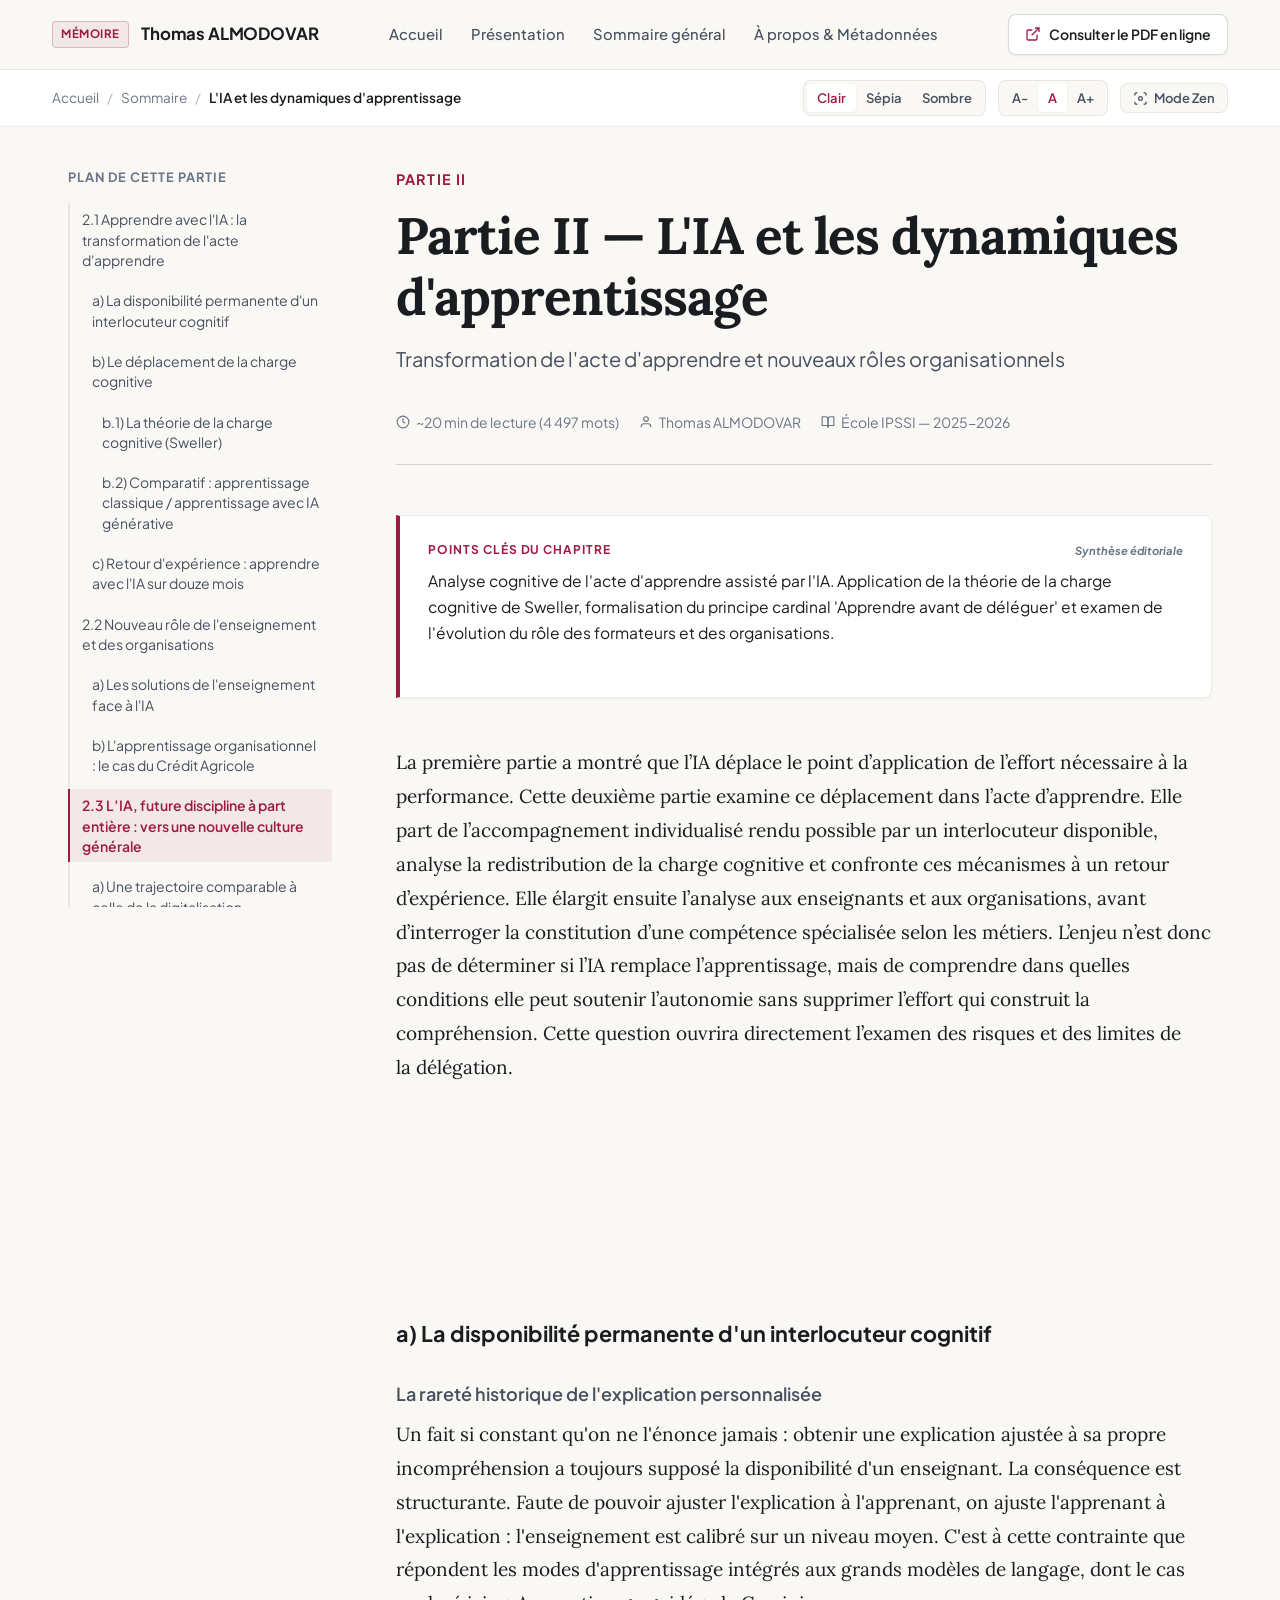
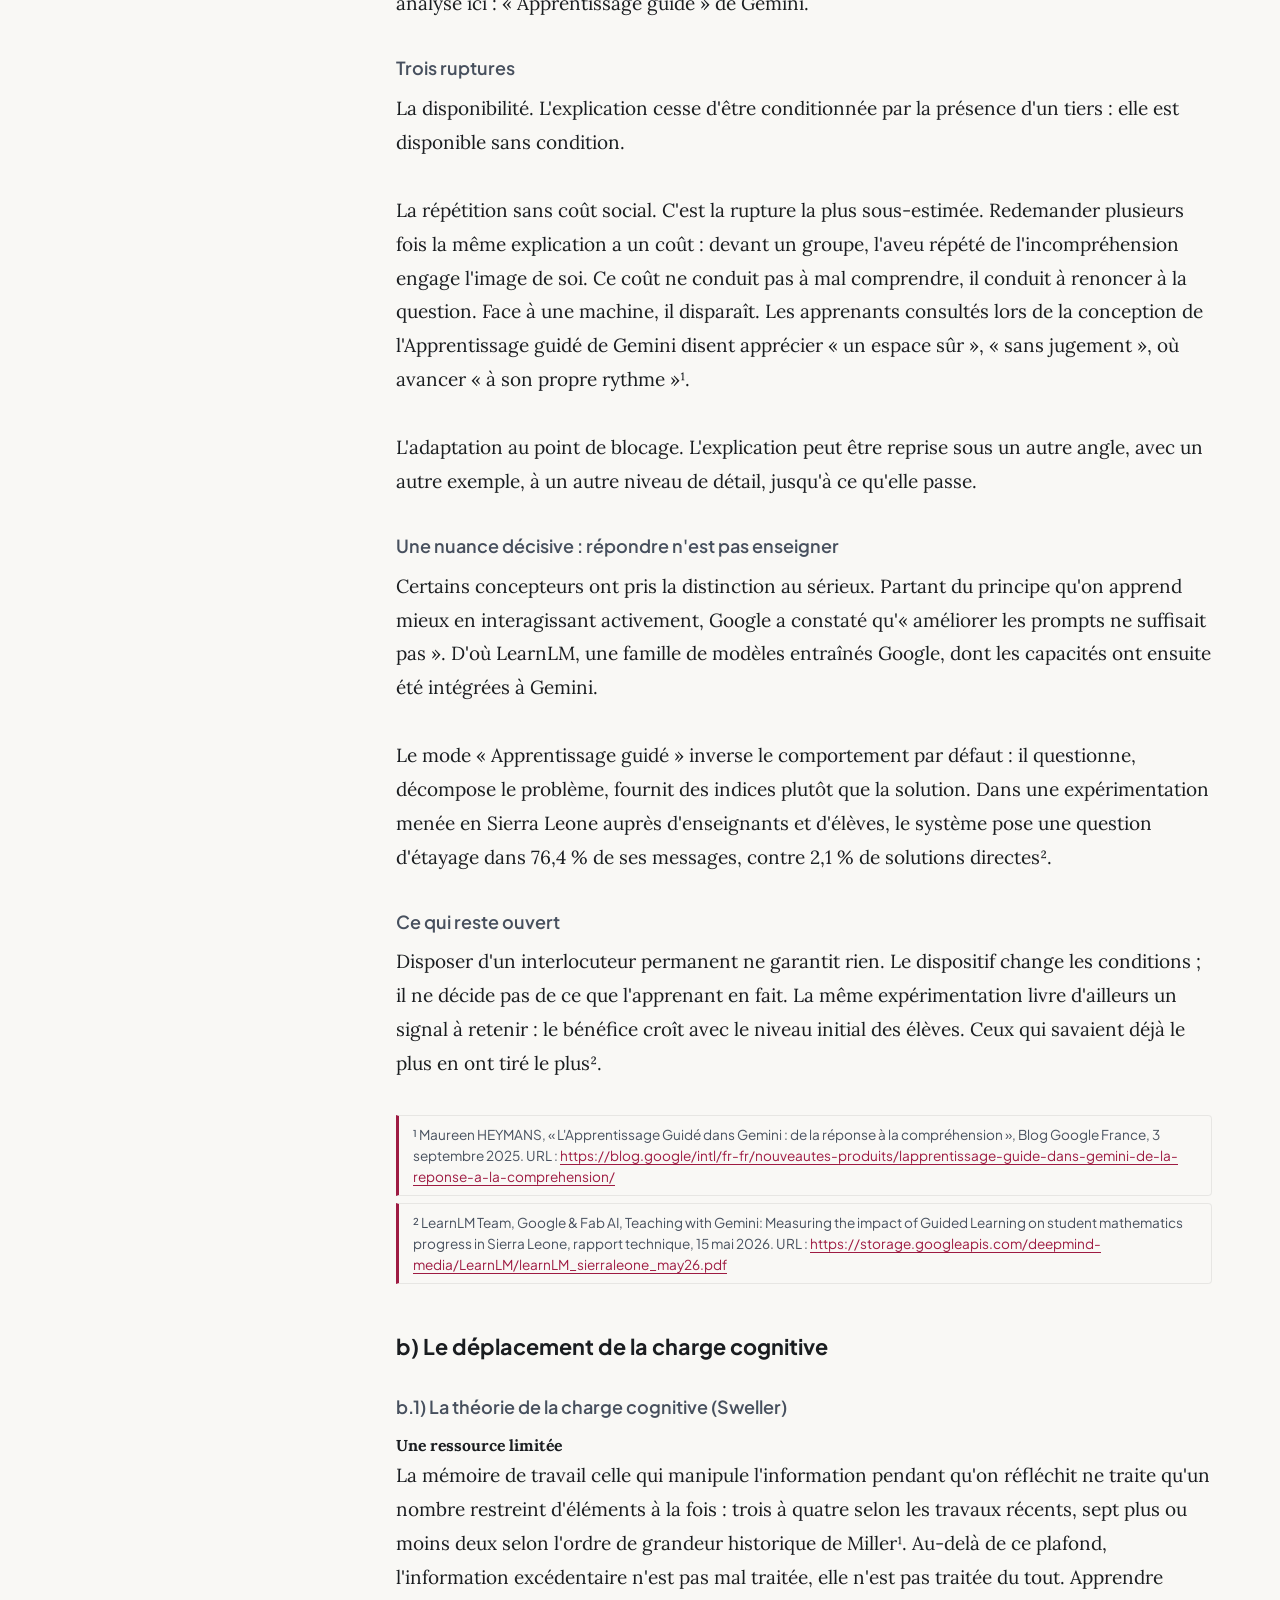
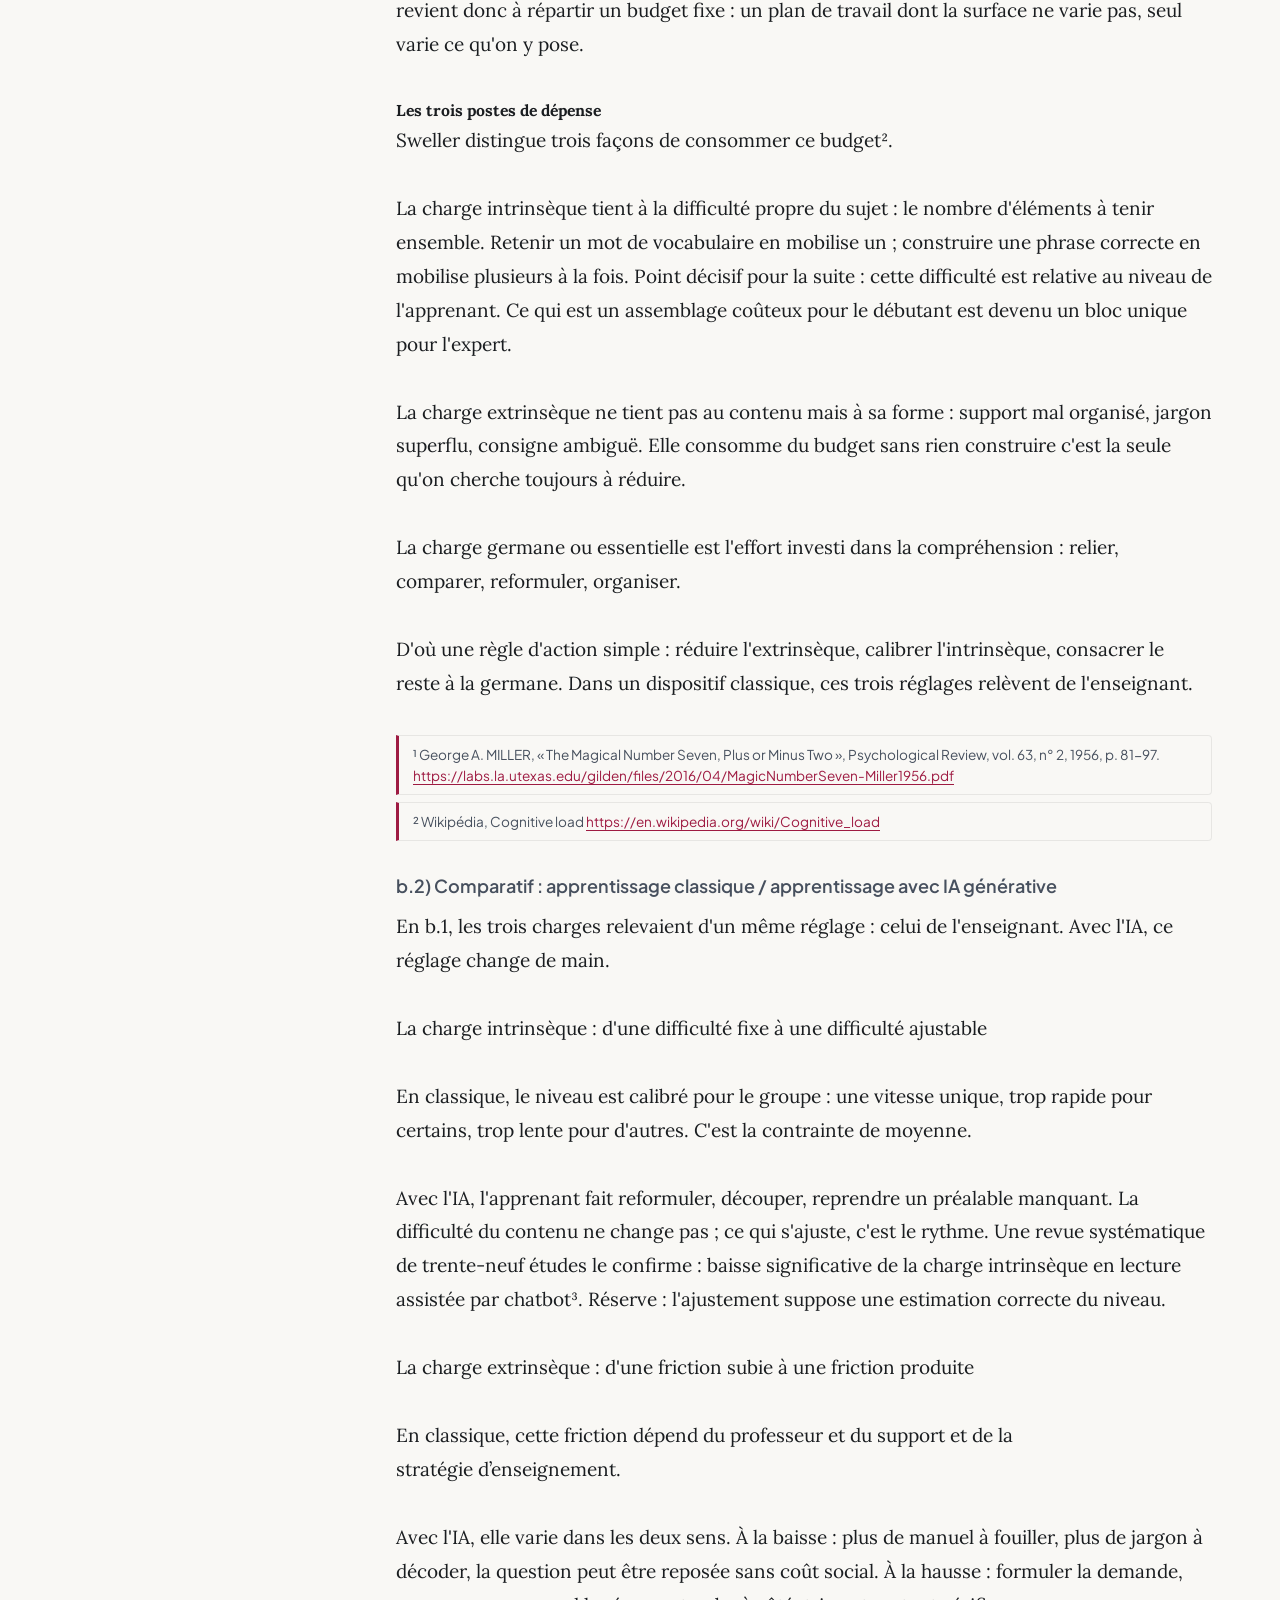
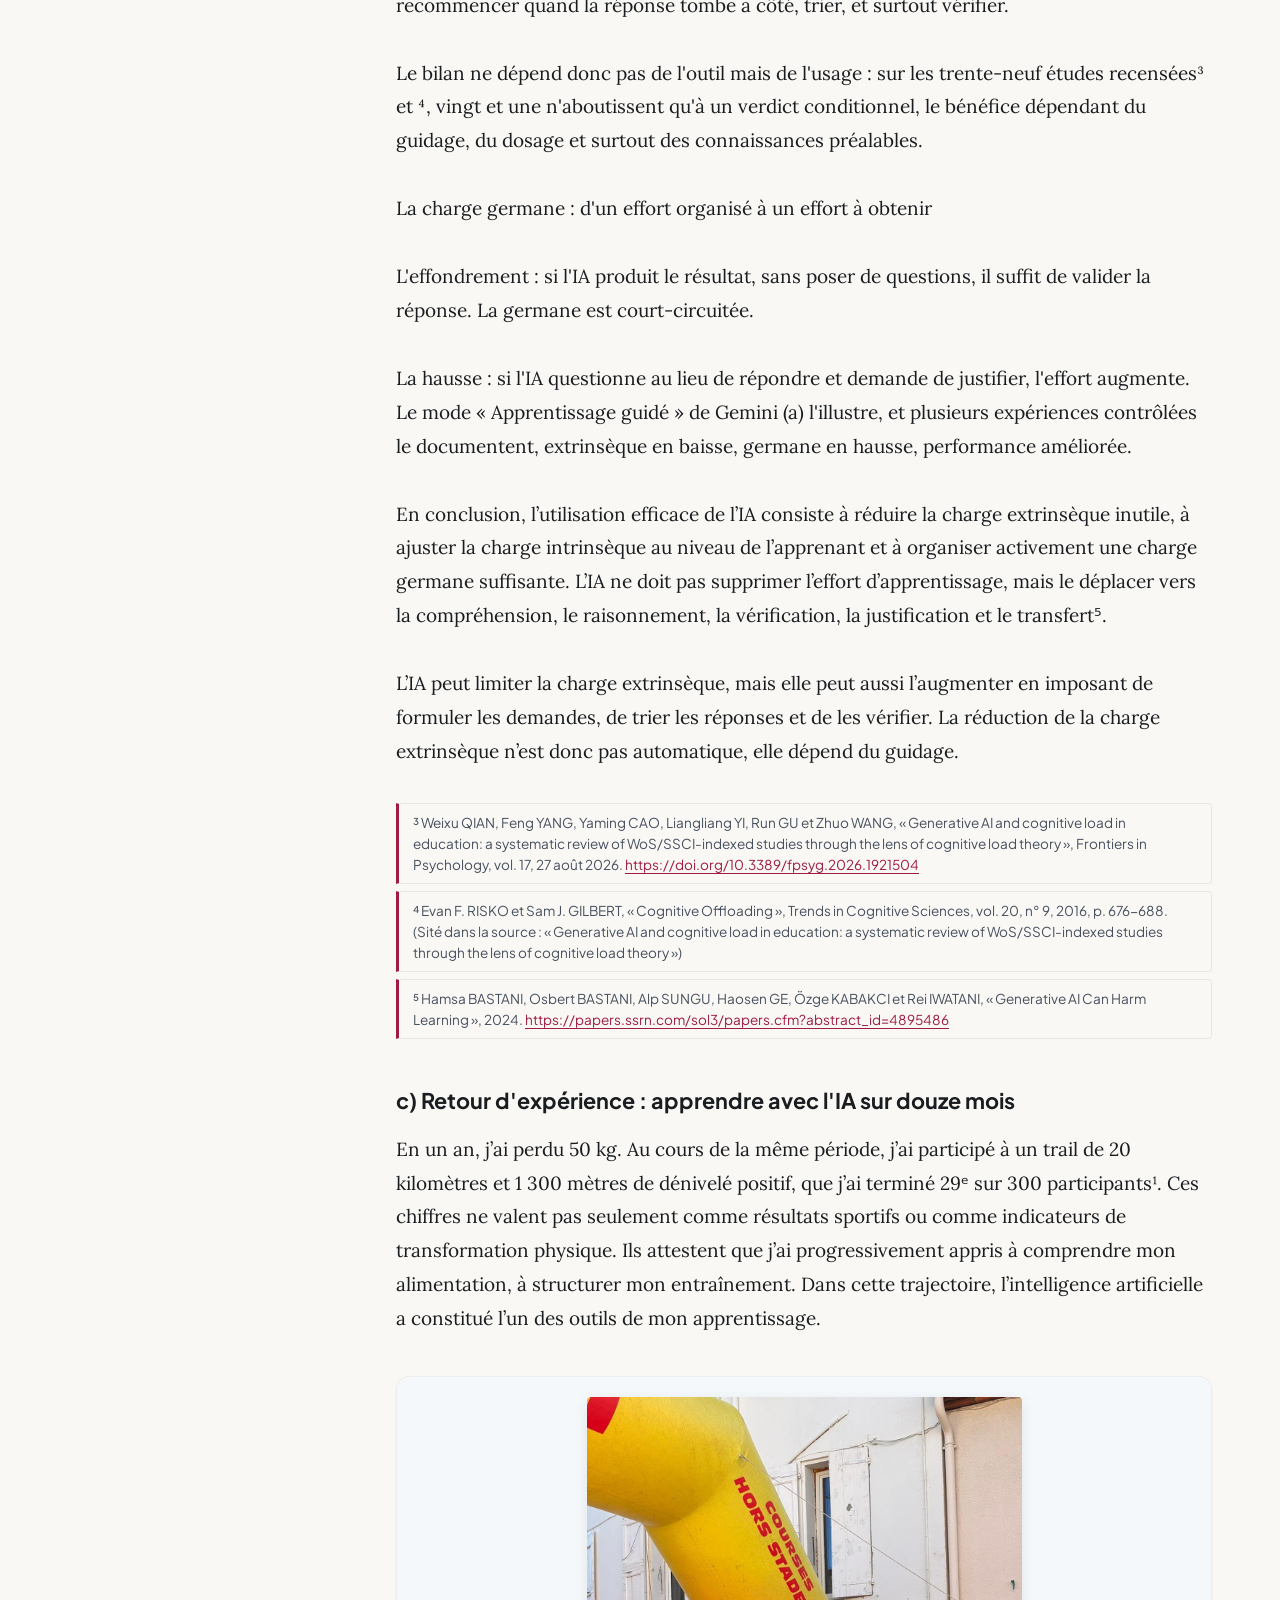
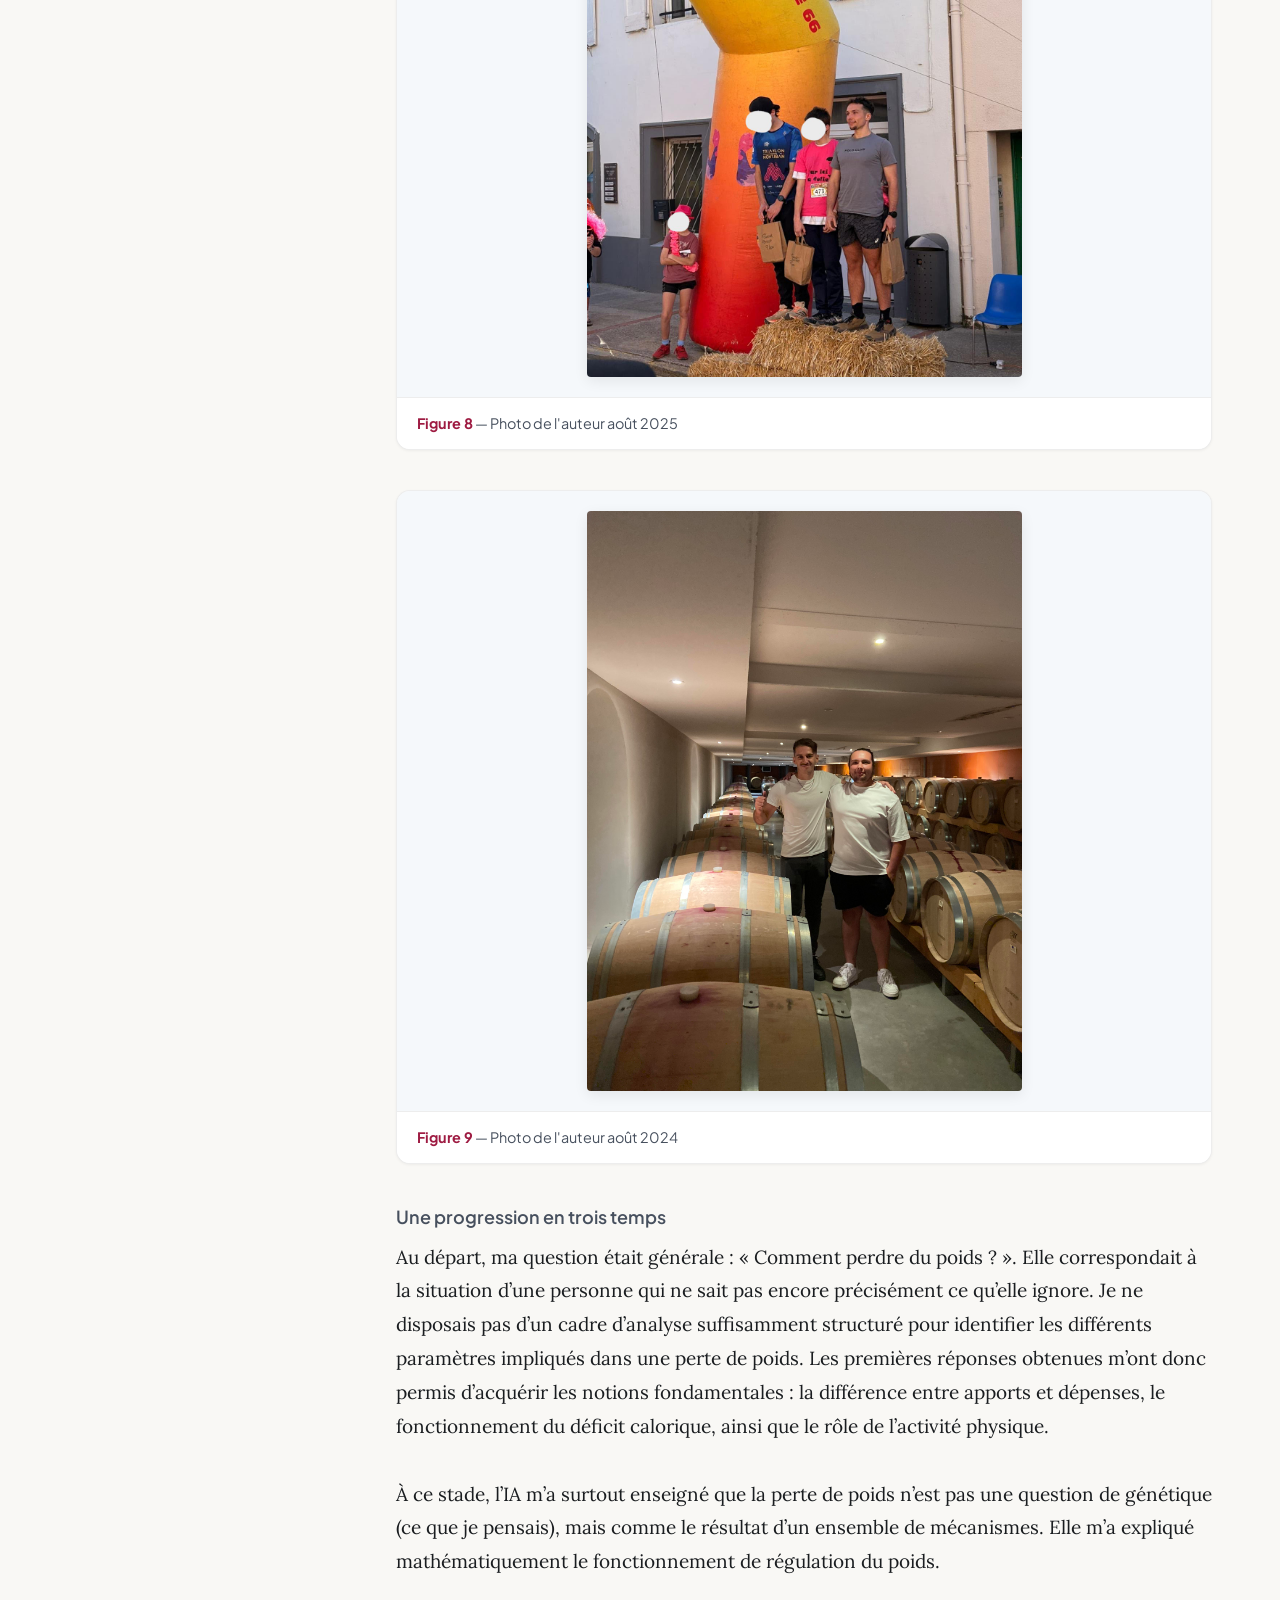
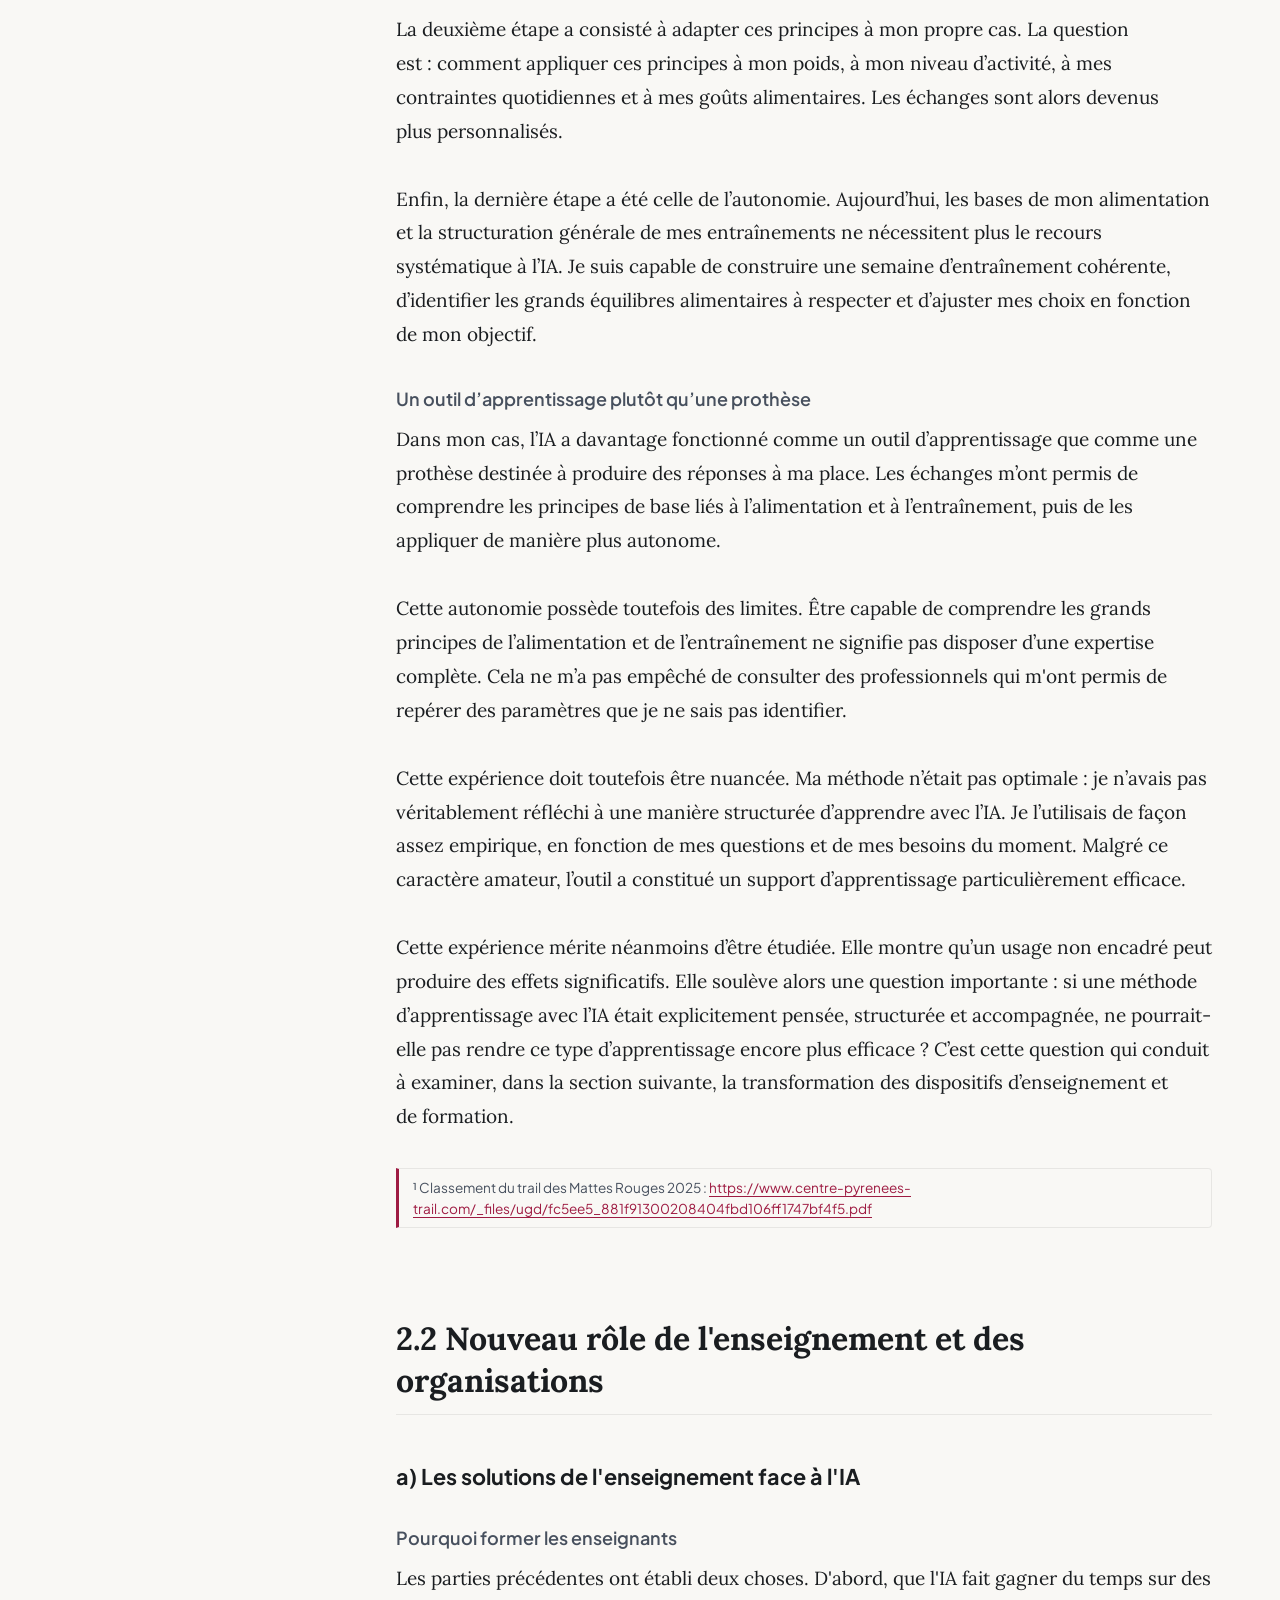
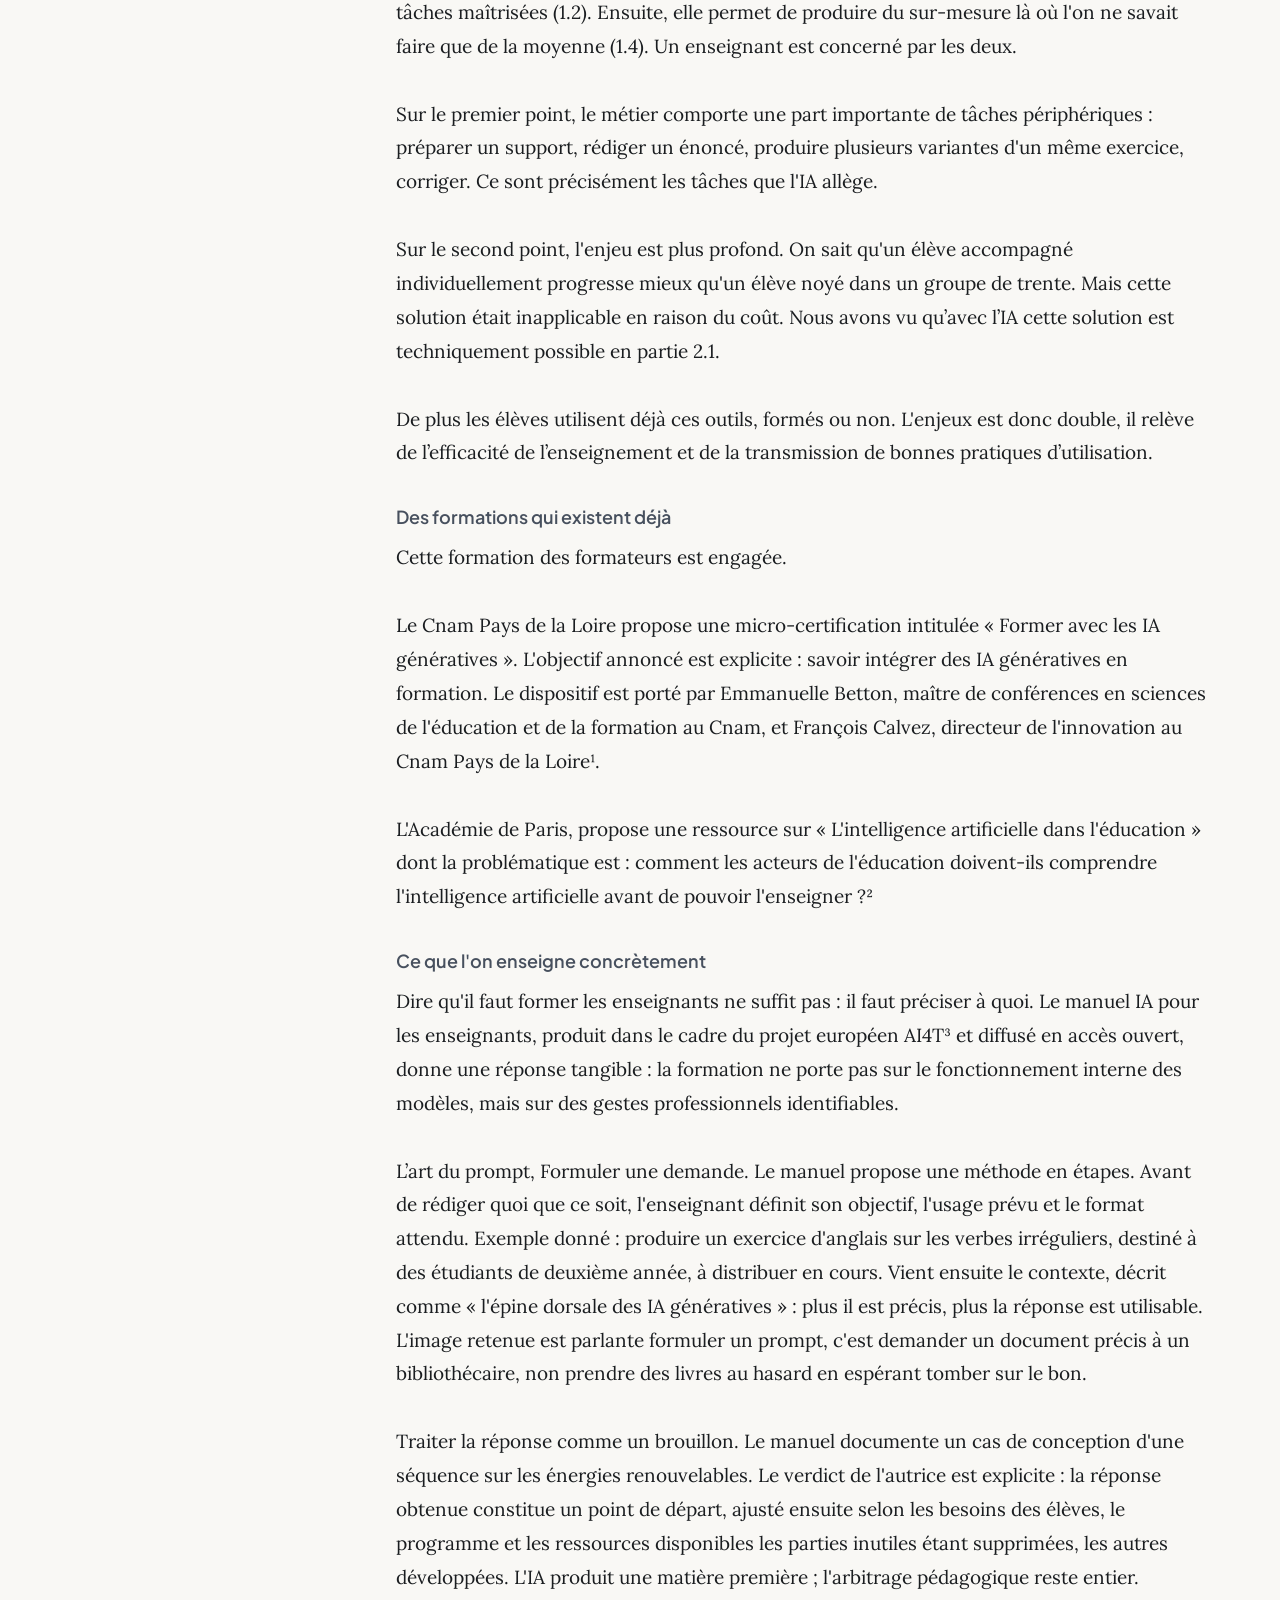
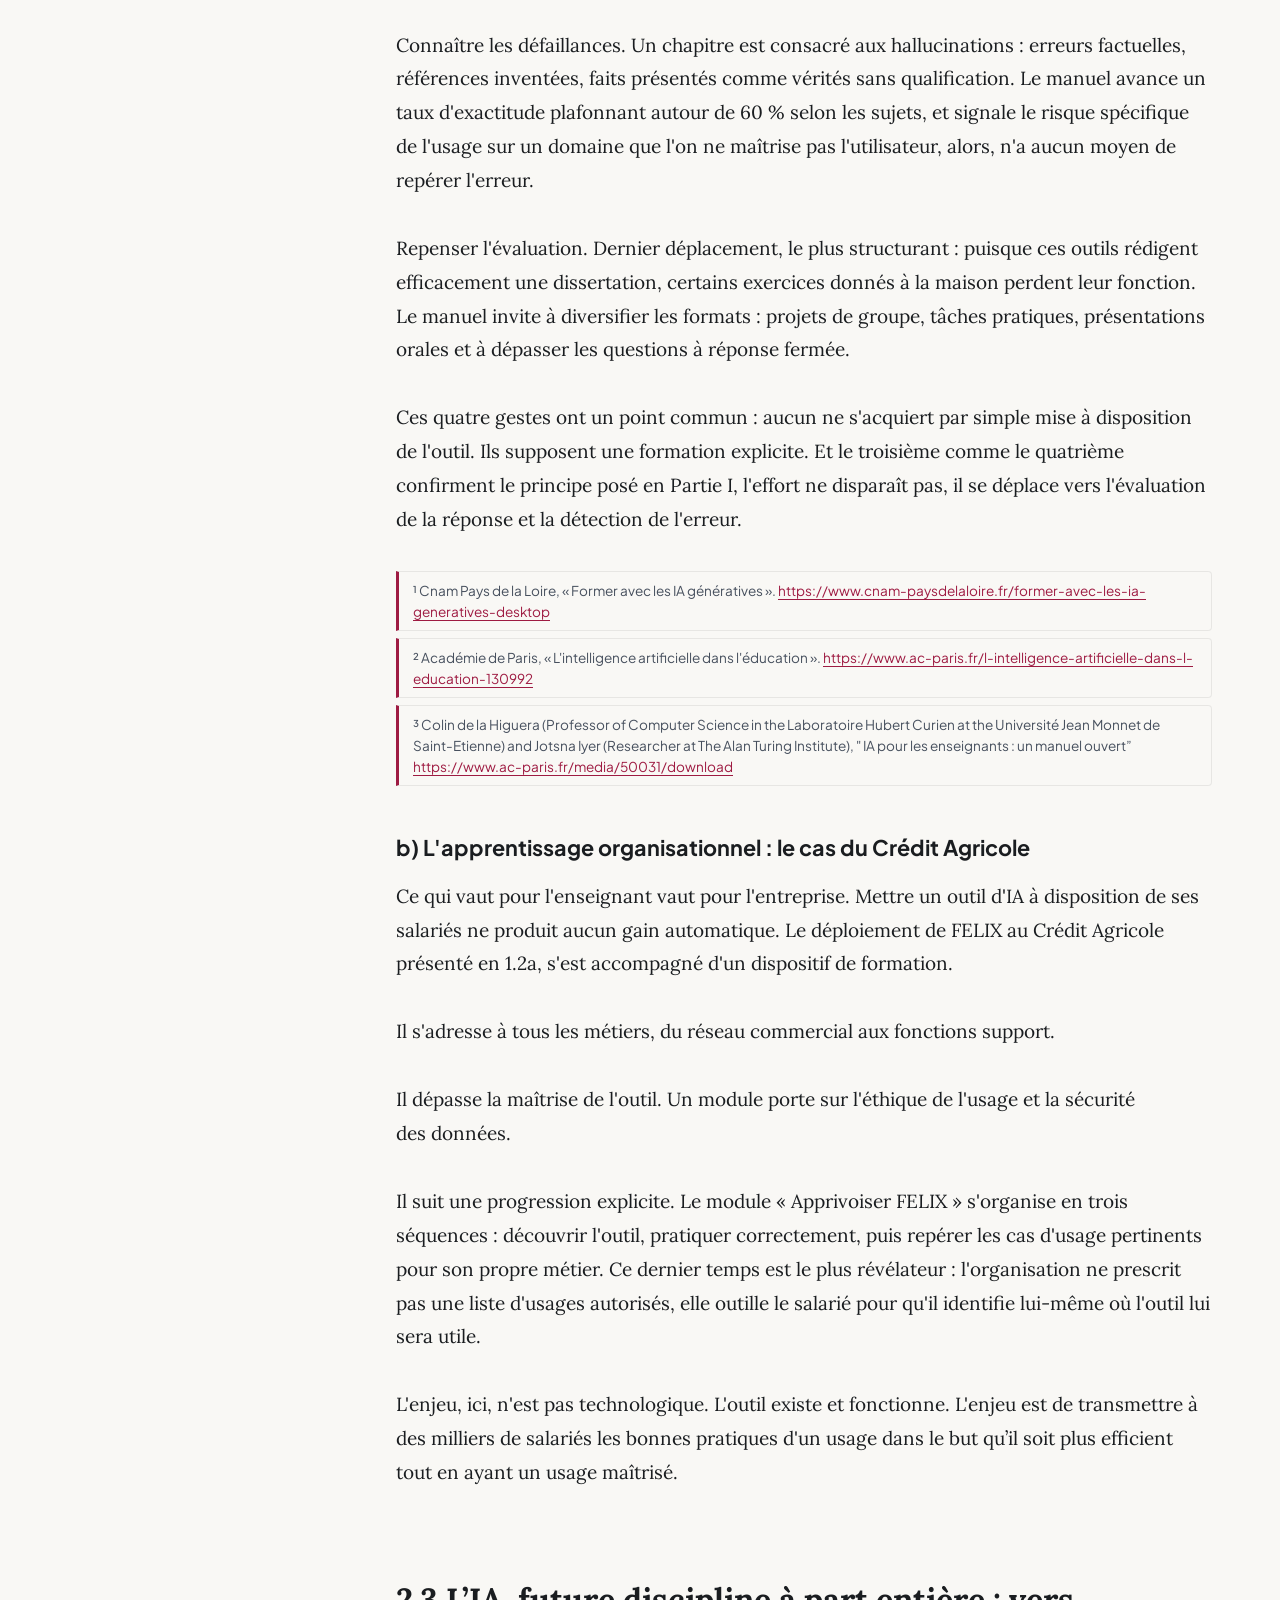
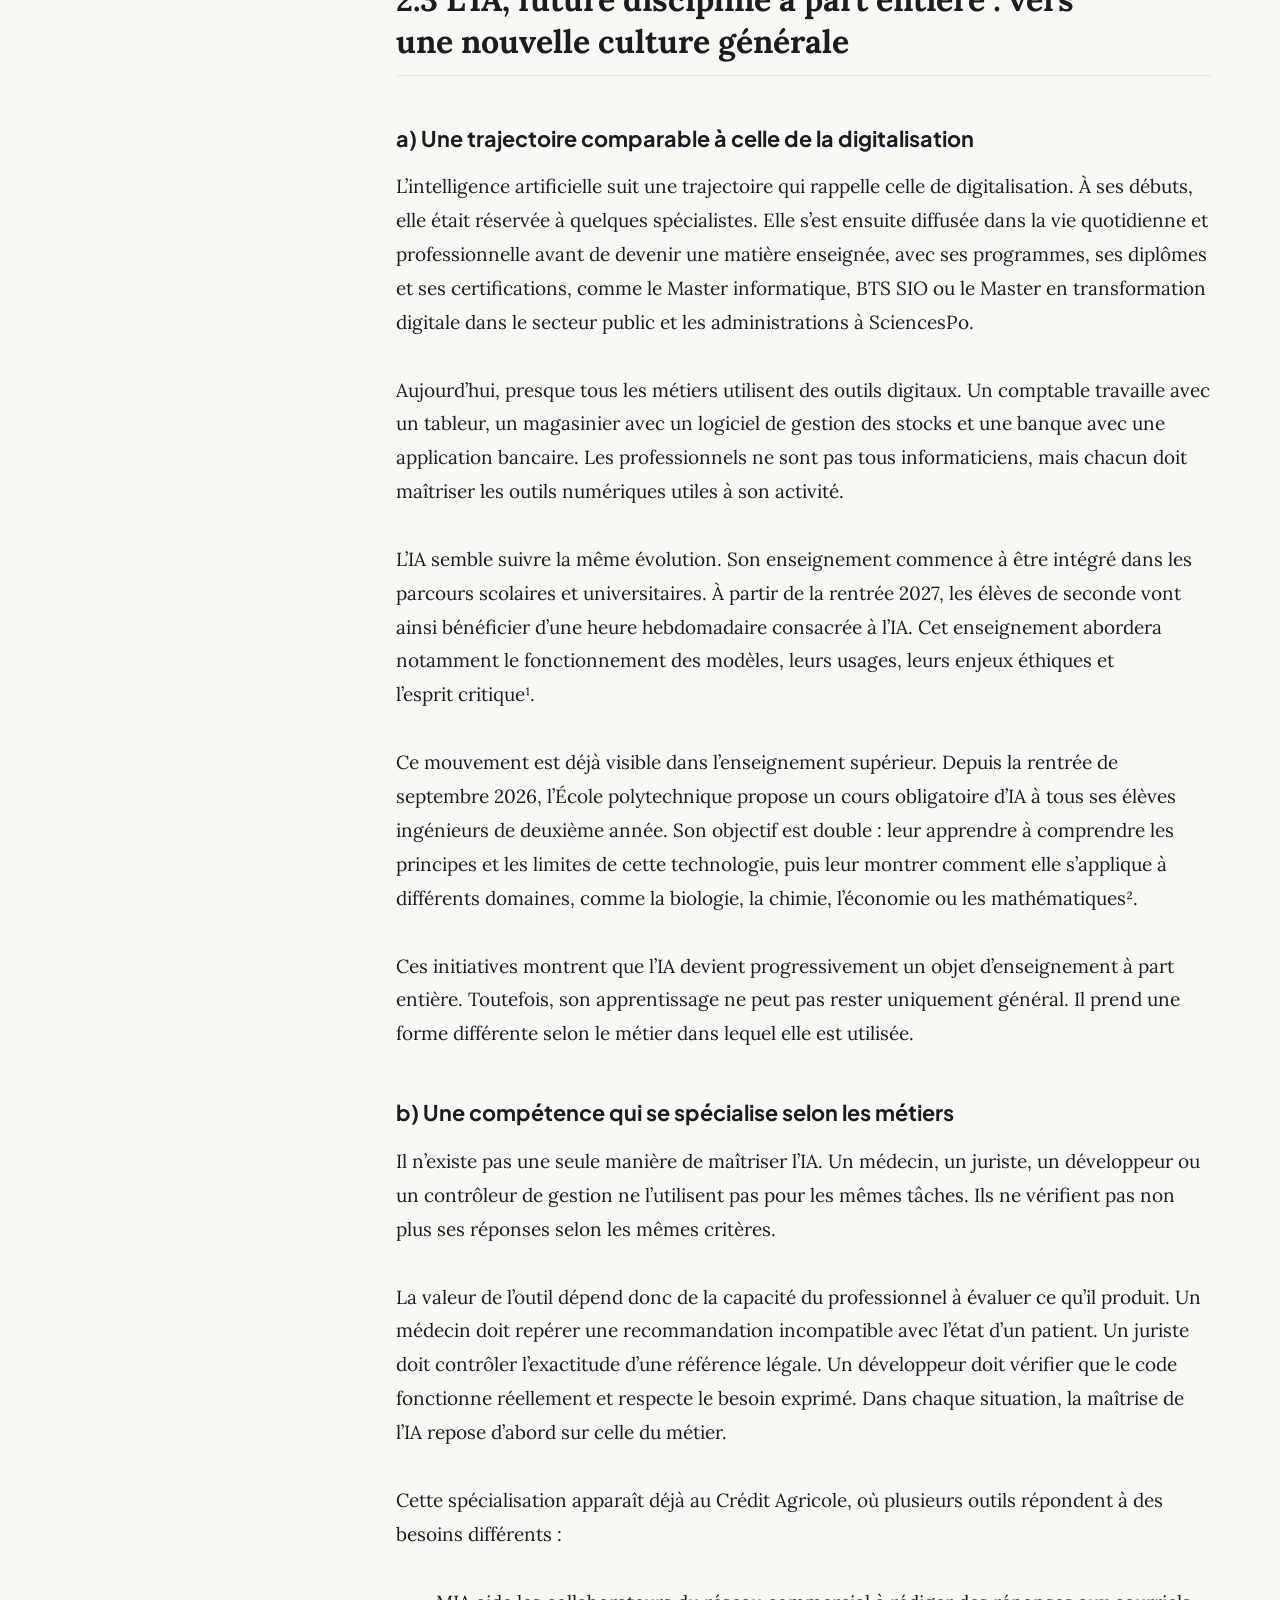
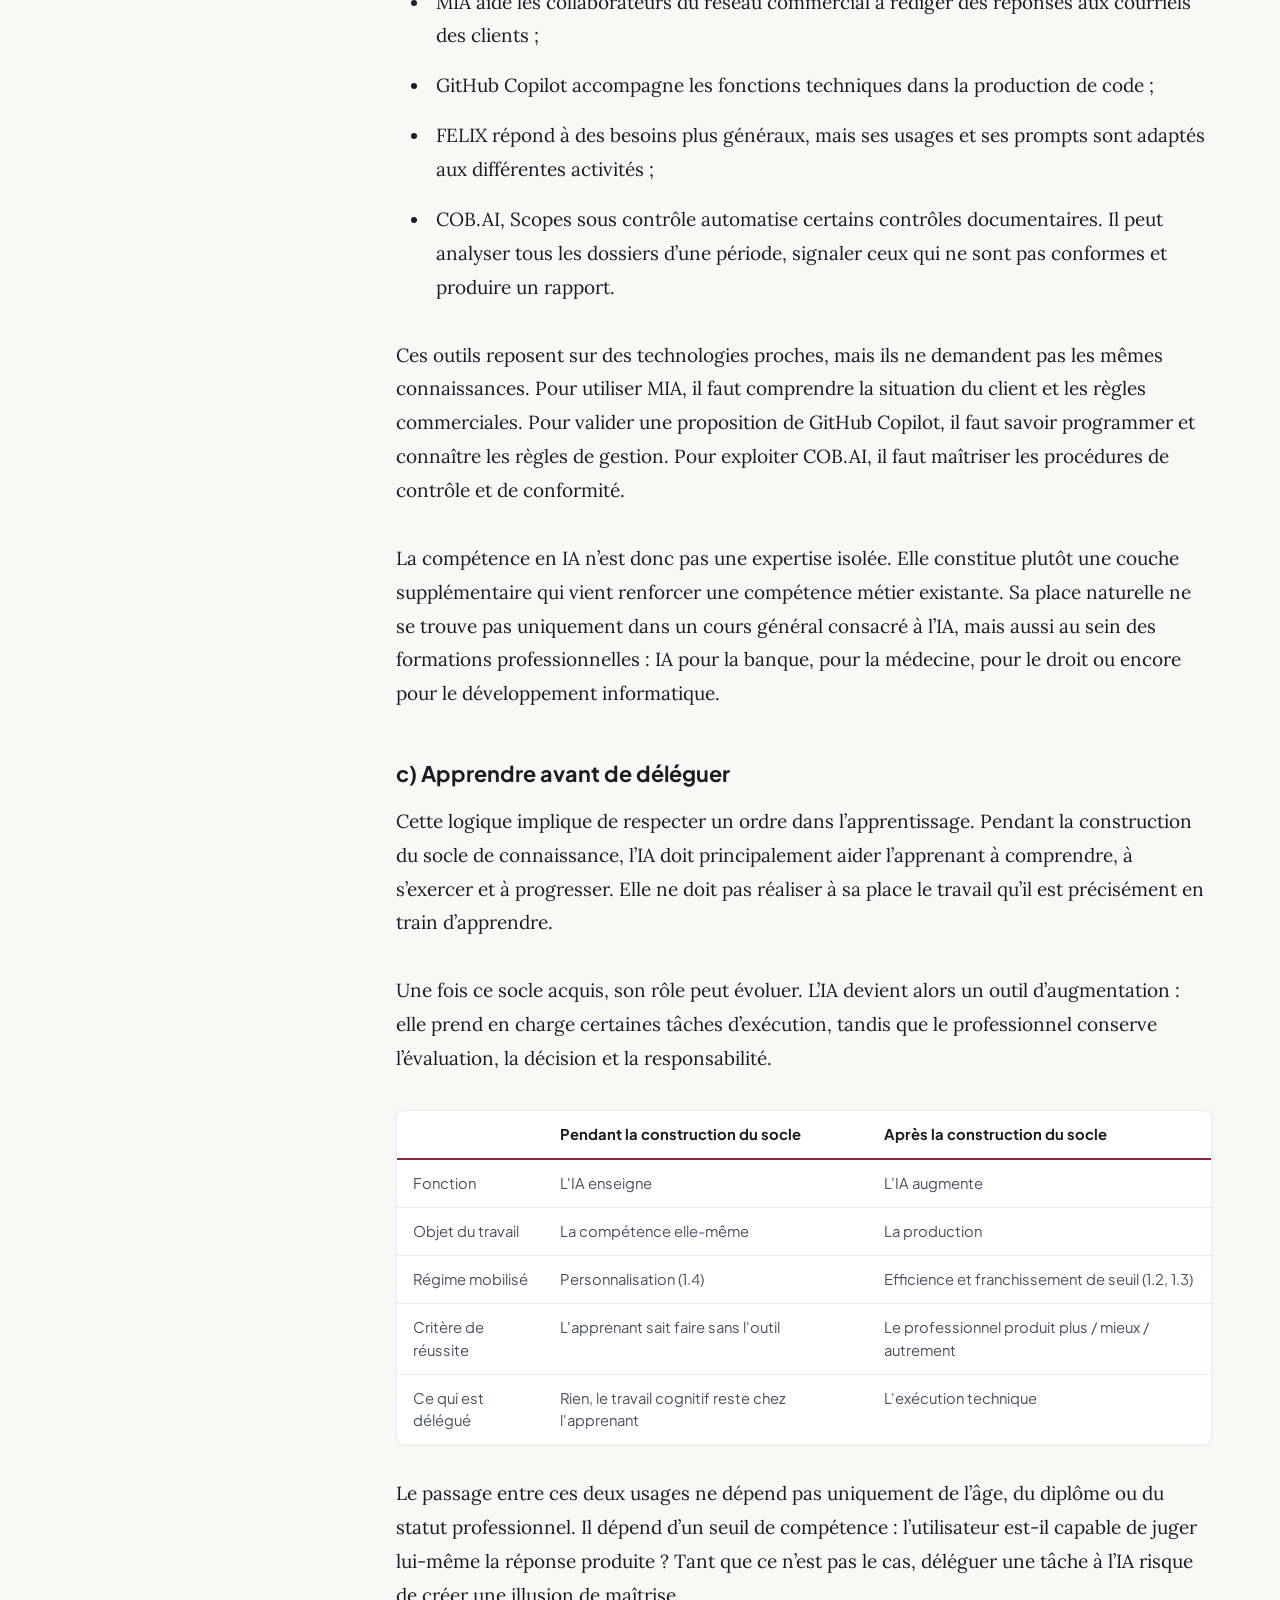
<file: lecture/partie-2.html>
<!DOCTYPE html>
<html lang="fr" data-theme="light" data-text-size="standard">
<head>
  <meta charset="UTF-8">
  <meta name="viewport" content="width=device-width, initial-scale=1.0">
  <title>Partie II — L&#x27;IA et les dynamiques d&#x27;apprentissage | Mémoire de Thomas ALMODOVAR</title>
  <meta name="description" content="Analyse cognitive de l&#x27;acte d&#x27;apprendre assisté par l&#x27;IA. Application de la théorie de la charge cognitive de Sweller, formalisation du principe cardinal &#x27;Appre">
  <meta name="author" content="Thomas ALMODOVAR">
  <meta name="robots" content="index, follow">

  <!-- Open Graph -->
  <meta property="og:title" content="Partie II — L&#x27;IA et les dynamiques d&#x27;apprentissage">
  <meta property="og:description" content="Analyse cognitive de l&#x27;acte d&#x27;apprendre assisté par l&#x27;IA. Application de la théorie de la charge cognitive de Sweller, formalisation du principe cardinal &#x27;Appre">
  <meta property="og:type" content="article">
  <meta property="og:locale" content="fr_FR">

  <!-- Styles -->
  <link rel="stylesheet" href="../css/main.css">
  <link rel="stylesheet" href="../css/reader.css">
</head>
<body>
  <!-- Lien d'évitement WCAG -->
  <a href="#main-reading-content" class="skip-link">Passer directement au texte du chapitre</a>

  <!-- En-tête du site -->
  <header class="site-header" role="banner">
    <div class="container site-header-inner">
      <a href="../index.html" class="brand" aria-label="Retour à l'accueil du mémoire">
        <span class="brand-badge">Mémoire</span>
        <span>Thomas ALMODOVAR</span>
      </a>

      <nav class="main-nav" aria-label="Navigation principale">
        <a href="../index.html" class="nav-link">Accueil</a>
        <a href="../index.html#presentation" class="nav-link">Présentation</a>
        <a href="../index.html#sommaire" class="nav-link">Sommaire général</a>
        <a href="../index.html#a-propos" class="nav-link">À propos & Métadonnées</a>
      </nav>

      <div class="header-actions">
        <a href="../assets/pdf/Memoire_ALMODOVAR_Thomas.pdf" target="_blank" class="btn-download-header" title="Consulter le mémoire complet au format PDF dans un nouvel onglet">
          <svg xmlns="http://www.w3.org/2000/svg" viewBox="0 0 24 24" fill="none" stroke="currentColor" stroke-width="2"><path d="M18 13v6a2 2 0 0 1-2 2H5a2 2 0 0 1-2-2V8a2 2 0 0 1 2-2h6"/><polyline points="15 3 21 3 21 9"/><line x1="10" y1="14" x2="21" y2="3"/></svg>
          <span>Consulter le PDF en ligne</span>
        </a>
        <button class="menu-toggle" type="button" aria-expanded="false" aria-label="Ouvrir le menu de navigation">
          <span></span><span></span><span></span>
        </button>
      </div>
    </div>
    <!-- Progression de lecture -->
    <div class="reading-progress-track" aria-hidden="true">
      <div class="reading-progress-bar"></div>
    </div>
  </header>

  <!-- Barre d'outils de lecture (fil d'ariane & réglages) -->
  <aside class="reader-toolbar" aria-label="Commandes de confort de lecture">
    <div class="container reader-toolbar-inner">
      <div class="reader-toolbar-left">
        <nav class="breadcrumb" aria-label="Fil d'Ariane">
          <a href="../index.html">Accueil</a>
          <span class="breadcrumb-separator">/</span>
          <a href="../index.html#sommaire">Sommaire</a>
          <span class="breadcrumb-separator">/</span>
          <span class="breadcrumb-current" aria-current="page">L&#x27;IA et les dynamiques d&#x27;apprentissage</span>
        </nav>
      </div>

      <div class="reader-controls">
        <button type="button" class="btn-toc-toggle" id="btnMobileToc" aria-expanded="false" aria-label="Afficher le sommaire de la partie">
          <svg xmlns="http://www.w3.org/2000/svg" width="14" height="14" viewBox="0 0 24 24" fill="none" stroke="currentColor" stroke-width="2"><line x1="3" y1="12" x2="21" y2="12"/><line x1="3" y1="6" x2="21" y2="6"/><line x1="3" y1="18" x2="21" y2="18"/></svg>
          <span>Sommaire</span>
        </button>

        <!-- Sélecteur de Thème -->
        <div class="control-group" role="group" aria-label="Sélection du thème de lecture">
          <button type="button" class="control-btn active" data-set-theme="light" aria-pressed="true" title="Thème clair ivoire">Clair</button>
          <button type="button" class="control-btn" data-set-theme="sepia" aria-pressed="false" title="Thème sépia ambré">Sépia</button>
          <button type="button" class="control-btn" data-set-theme="dark" aria-pressed="false" title="Thème sombre onyx">Sombre</button>
        </div>

        <!-- Sélecteur de Taille de police -->
        <div class="control-group" role="group" aria-label="Taille de typographie">
          <button type="button" class="control-btn" data-set-size="small" aria-pressed="false" title="Petite taille (17px)">A-</button>
          <button type="button" class="control-btn active" data-set-size="standard" aria-pressed="true" title="Taille standard (19px)">A</button>
          <button type="button" class="control-btn" data-set-size="large" aria-pressed="false" title="Grande taille (21px)">A+</button>
        </div>

        <!-- Mode concentration -->
        <button type="button" class="btn-zen-mode" id="btnZenMode" aria-pressed="false" title="Activer le mode concentration sans distraction (Touche Z)">
          <svg xmlns="http://www.w3.org/2000/svg" viewBox="0 0 24 24" fill="none" stroke="currentColor" stroke-width="2"><circle cx="12" cy="12" r="3"/><path d="M3 7V5a2 2 0 0 1 2-2h2"/><path d="M17 3h2a2 2 0 0 1 2 2v2"/><path d="M21 17v2a2 2 0 0 1-2 2h-2"/><path d="M7 21H5a2 2 0 0 1-2-2v-2"/></svg>
          <span class="zen-label">Mode Zen</span>
        </button>
      </div>
    </div>
  </aside>

  <!-- Disposition principale de lecture -->
  <div class="reader-layout">
    <!-- Sommaire latéral fixe/sticky -->
    <nav class="reader-sidebar" aria-label="Sommaire de la partie">
      <div class="reader-sidebar-title">Plan de cette partie</div>
      <ul class="chapter-toc-list">
        <li class="chapter-toc-item"><a href="#sec-2-1" class="chapter-toc-link">2.1 Apprendre avec l&#x27;IA : la transformation de l&#x27;acte d&#x27;apprendre</a></li>
<li class="chapter-toc-item" style="padding-left: 10px;"><a href="#sub-2-1-a" class="chapter-toc-link">a) La disponibilité permanente d&#x27;un interlocuteur cognitif</a></li>
<li class="chapter-toc-item" style="padding-left: 10px;"><a href="#sub-2-1-b" class="chapter-toc-link">b) Le déplacement de la charge cognitive</a></li>
<li class="chapter-toc-item" style="padding-left: 20px; font-size: 0.8rem;"><a href="#sub-2-1-b1" class="chapter-toc-link">b.1) La théorie de la charge cognitive (Sweller)</a></li>
<li class="chapter-toc-item" style="padding-left: 20px; font-size: 0.8rem;"><a href="#sub-2-1-b2" class="chapter-toc-link">b.2) Comparatif : apprentissage classique / apprentissage avec IA générative</a></li>
<li class="chapter-toc-item" style="padding-left: 10px;"><a href="#sub-2-1-c" class="chapter-toc-link">c) Retour d&#x27;expérience : apprendre avec l&#x27;IA sur douze mois</a></li>
<li class="chapter-toc-item"><a href="#sec-2-2" class="chapter-toc-link">2.2 Nouveau rôle de l&#x27;enseignement et des organisations</a></li>
<li class="chapter-toc-item" style="padding-left: 10px;"><a href="#sub-2-2-a" class="chapter-toc-link">a) Les solutions de l&#x27;enseignement face à l&#x27;IA</a></li>
<li class="chapter-toc-item" style="padding-left: 10px;"><a href="#sub-2-2-b" class="chapter-toc-link">b) L&#x27;apprentissage organisationnel : le cas du Crédit Agricole</a></li>
<li class="chapter-toc-item"><a href="#sec-2-3" class="chapter-toc-link">2.3 L’IA, future discipline à part entière : vers une nouvelle culture générale</a></li>
<li class="chapter-toc-item" style="padding-left: 10px;"><a href="#sub-2-3-a" class="chapter-toc-link">a) Une trajectoire comparable à celle de la digitalisation</a></li>
<li class="chapter-toc-item" style="padding-left: 10px;"><a href="#sub-2-3-b" class="chapter-toc-link">b) Une compétence qui se spécialise selon les métiers</a></li>
<li class="chapter-toc-item" style="padding-left: 10px;"><a href="#sub-2-3-c" class="chapter-toc-link">c) Apprendre avant de déléguer</a></li>
<li class="chapter-toc-item"><a href="#sec-2-concl" class="chapter-toc-link">Conclusion de la Partie II</a></li>
      </ul>
      <div style="margin-top: 32px; padding-top: 20px; border-top: 1px solid var(--border-subtle);">
        <a href="../assets/pdf/Memoire_ALMODOVAR_Thomas.pdf" target="_blank" class="btn-secondary-outline" style="width: 100%; justify-content: center; font-size: 0.825rem;">
          <svg xmlns="http://www.w3.org/2000/svg" width="14" height="14" viewBox="0 0 24 24" fill="none" stroke="currentColor" stroke-width="2"><path d="M14 2H6a2 2 0 0 0-2 2v16a2 2 0 0 0 2 2h12a2 2 0 0 0 2-2V8z"/><polyline points="14 2 14 8 20 8"/></svg>
          <span>Ouvrir en PDF</span>
        </a>
      </div>
    </nav>

    <!-- Corps de lecture principal -->
    <main id="main-reading-content" class="reader-content" role="main">
      <header class="chapter-header">
        <div class="chapter-part-num">Partie II</div>
        <h1 class="chapter-title">Partie II — L&#x27;IA et les dynamiques d&#x27;apprentissage</h1>
        <p class="chapter-subtitle">Transformation de l&#x27;acte d&#x27;apprendre et nouveaux rôles organisationnels</p>

        <div class="chapter-meta-row">
          <span class="chapter-meta-pill">
            <svg xmlns="http://www.w3.org/2000/svg" width="14" height="14" viewBox="0 0 24 24" fill="none" stroke="currentColor" stroke-width="2"><circle cx="12" cy="12" r="10"/><polyline points="12 6 12 12 16 14"/></svg>
            <span>~20 min de lecture (4 497 mots)</span>
          </span>
          <span class="chapter-meta-pill">
            <svg xmlns="http://www.w3.org/2000/svg" width="14" height="14" viewBox="0 0 24 24" fill="none" stroke="currentColor" stroke-width="2"><path d="M20 21v-2a4 4 0 0 0-4-4H8a4 4 0 0 0-4 4v2"/><circle cx="12" cy="7" r="4"/></svg>
            <span>Thomas ALMODOVAR</span>
          </span>
          <span class="chapter-meta-pill">
            <svg xmlns="http://www.w3.org/2000/svg" width="14" height="14" viewBox="0 0 24 24" fill="none" stroke="currentColor" stroke-width="2" stroke-linecap="round" stroke-linejoin="round"><path d="M2 3h6a4 4 0 0 1 4 4v14a3 3 0 0 0-3-3H2z"/><path d="M22 3h-6a4 4 0 0 0-4 4v14a3 3 0 0 1 3-3h7z"/></svg>
            <span>École IPSSI — 2025-2026</span>
          </span>
        </div>
      </header>

      <!-- Synthèse éditoriale identifiée -->
      <section class="editorial-chapter-summary" aria-label="Synthèse éditoriale de la partie">
        <div class="summary-heading">
          <span>Points clés du chapitre</span>
          <span class="summary-badge">Synthèse éditoriale</span>
        </div>
        <p>Analyse cognitive de l&#x27;acte d&#x27;apprendre assisté par l&#x27;IA. Application de la théorie de la charge cognitive de Sweller, formalisation du principe cardinal &#x27;Apprendre avant de déléguer&#x27; et examen de l&#x27;évolution du rôle des formateurs et des organisations.</p>
      </section>

      <!-- Texte intégral du mémoire -->
      <article class="chapter-body-text">
        <p>La première partie a montré que l’IA déplace le point d’application de l’effort nécessaire à la performance. Cette deuxième partie examine ce déplacement dans l’acte d’apprendre. Elle part de l’accompagnement individualisé rendu possible par un interlocuteur disponible, analyse la redistribution de la charge cognitive et confronte ces mécanismes à un retour d’expérience. Elle élargit ensuite l’analyse aux enseignants et aux organisations, avant d’interroger la constitution d’une compétence spécialisée selon les métiers. L’enjeu n’est donc pas de déterminer si l’IA remplace l’apprentissage, mais de comprendre dans quelles conditions elle peut soutenir l’autonomie sans supprimer l’effort qui construit la compréhension. Cette question ouvrira directement l’examen des risques et des limites de la délégation.</p>
<h2 id="sec-2-1">2.1 Apprendre avec l&#x27;IA : la transformation de l&#x27;acte d&#x27;apprendre</h2>
<h3 id="sub-2-1-a">a) La disponibilité permanente d&#x27;un interlocuteur cognitif</h3>
<h4 id="sec-la-raret-historique-de-l-explication-per">La rareté historique de l&#x27;explication personnalisée</h4>
<p>Un fait si constant qu&#x27;on ne l&#x27;énonce jamais : obtenir une explication ajustée à sa propre incompréhension a toujours supposé la disponibilité d&#x27;un enseignant. La conséquence est structurante. Faute de pouvoir ajuster l&#x27;explication à l&#x27;apprenant, on ajuste l&#x27;apprenant à l&#x27;explication : l&#x27;enseignement est calibré sur un niveau moyen. C&#x27;est à cette contrainte que répondent les modes d&#x27;apprentissage intégrés aux grands modèles de langage, dont le cas analysé ici : « Apprentissage guidé » de Gemini.</p>
<h4 id="sec-trois-ruptures">Trois ruptures</h4>
<p>La disponibilité. L&#x27;explication cesse d&#x27;être conditionnée par la présence d&#x27;un tiers : elle est disponible sans condition.</p>
<p>La répétition sans coût social. C&#x27;est la rupture la plus sous-estimée. Redemander plusieurs fois la même explication a un coût : devant un groupe, l&#x27;aveu répété de l&#x27;incompréhension engage l&#x27;image de soi. Ce coût ne conduit pas à mal comprendre, il conduit à renoncer à la question. Face à une machine, il disparaît. Les apprenants consultés lors de la conception de l&#x27;Apprentissage guidé de Gemini disent apprécier « un espace sûr », « sans jugement », où avancer « à son propre rythme »¹.</p>
<p>L&#x27;adaptation au point de blocage. L&#x27;explication peut être reprise sous un autre angle, avec un autre exemple, à un autre niveau de détail, jusqu&#x27;à ce qu&#x27;elle passe.</p>
<h4 id="sec-une-nuance-d-cisive-r-pondre-n-est-pas-e">Une nuance décisive : répondre n&#x27;est pas enseigner</h4>
<p>Certains concepteurs ont pris la distinction au sérieux. Partant du principe qu&#x27;on apprend mieux en interagissant activement, Google a constaté qu&#x27;« améliorer les prompts ne suffisait pas ». D&#x27;où LearnLM, une famille de modèles entraînés Google, dont les capacités ont ensuite été intégrées à Gemini.</p>
<p>Le mode « Apprentissage guidé » inverse le comportement par défaut : il questionne, décompose le problème, fournit des indices plutôt que la solution. Dans une expérimentation menée en Sierra Leone auprès d&#x27;enseignants et d&#x27;élèves, le système pose une question d&#x27;étayage dans 76,4 % de ses messages, contre 2,1 % de solutions directes².</p>
<h4 id="sec-ce-qui-reste-ouvert">Ce qui reste ouvert</h4>
<p>Disposer d&#x27;un interlocuteur permanent ne garantit rien. Le dispositif change les conditions ; il ne décide pas de ce que l&#x27;apprenant en fait. La même expérimentation livre d&#x27;ailleurs un signal à retenir : le bénéfice croît avec le niveau initial des élèves. Ceux qui savaient déjà le plus en ont tiré le plus².</p>
<p class="source-citation">¹ Maureen HEYMANS, « L&#x27;Apprentissage Guidé dans Gemini : de la réponse à la compréhension », Blog Google France, 3 septembre 2025. URL : <a href="https://blog.google/intl/fr-fr/nouveautes-produits/lapprentissage-guide-dans-gemini-de-la-reponse-a-la-comprehension/" target="_blank" rel="noopener noreferrer">https://blog.google/intl/fr-fr/nouveautes-produits/lapprentissage-guide-dans-gemini-de-la-reponse-a-la-comprehension/</a></p>
<p class="source-citation">² LearnLM Team, Google &amp; Fab AI, Teaching with Gemini: Measuring the impact of Guided Learning on student mathematics progress in Sierra Leone, rapport technique, 15 mai 2026. URL : <a href="https://storage.googleapis.com/deepmind-media/LearnLM/learnLM_sierraleone_may26.pdf" target="_blank" rel="noopener noreferrer">https://storage.googleapis.com/deepmind-media/LearnLM/learnLM_sierraleone_may26.pdf</a></p>
<h3 id="sub-2-1-b">b) Le déplacement de la charge cognitive</h3>
<h4 id="sub-2-1-b1">b.1) La théorie de la charge cognitive (Sweller)</h4>
<h5 id="sec-une-ressource-limit-e">Une ressource limitée</h5>
<p>La mémoire de travail celle qui manipule l&#x27;information pendant qu&#x27;on réfléchit ne traite qu&#x27;un nombre restreint d&#x27;éléments à la fois : trois à quatre selon les travaux récents, sept plus ou moins deux selon l&#x27;ordre de grandeur historique de Miller¹. Au-delà de ce plafond, l&#x27;information excédentaire n&#x27;est pas mal traitée, elle n&#x27;est pas traitée du tout. Apprendre revient donc à répartir un budget fixe : un plan de travail dont la surface ne varie pas, seul varie ce qu&#x27;on y pose.</p>
<h5 id="sec-les-trois-postes-de-d-pense">Les trois postes de dépense</h5>
<p>Sweller distingue trois façons de consommer ce budget².</p>
<p>La charge intrinsèque tient à la difficulté propre du sujet : le nombre d&#x27;éléments à tenir ensemble. Retenir un mot de vocabulaire en mobilise un ; construire une phrase correcte en mobilise plusieurs à la fois. Point décisif pour la suite : cette difficulté est relative au niveau de l&#x27;apprenant. Ce qui est un assemblage coûteux pour le débutant est devenu un bloc unique pour l&#x27;expert.</p>
<p>La charge extrinsèque ne tient pas au contenu mais à sa forme : support mal organisé, jargon superflu, consigne ambiguë. Elle consomme du budget sans rien construire c&#x27;est la seule qu&#x27;on cherche toujours à réduire.</p>
<p>La charge germane ou essentielle est l&#x27;effort investi dans la compréhension : relier, comparer, reformuler, organiser.</p>
<p>D&#x27;où une règle d&#x27;action simple : réduire l&#x27;extrinsèque, calibrer l&#x27;intrinsèque, consacrer le reste à la germane. Dans un dispositif classique, ces trois réglages relèvent de l&#x27;enseignant.</p>
<p class="source-citation">¹ George A. MILLER, « The Magical Number Seven, Plus or Minus Two », Psychological Review, vol. 63, n° 2, 1956, p. 81-97. <a href="https://labs.la.utexas.edu/gilden/files/2016/04/MagicNumberSeven-Miller1956.pdf" target="_blank" rel="noopener noreferrer">https://labs.la.utexas.edu/gilden/files/2016/04/MagicNumberSeven-Miller1956.pdf</a></p>
<p class="source-citation">² Wikipédia, Cognitive load <a href="https://en.wikipedia.org/wiki/Cognitive_load" target="_blank" rel="noopener noreferrer">https://en.wikipedia.org/wiki/Cognitive_load</a></p>
<h4 id="sub-2-1-b2">b.2) Comparatif : apprentissage classique / apprentissage avec IA générative</h4>
<p>En b.1, les trois charges relevaient d&#x27;un même réglage : celui de l&#x27;enseignant. Avec l&#x27;IA, ce réglage change de main.</p>
<p>La charge intrinsèque : d&#x27;une difficulté fixe à une difficulté ajustable</p>
<p>En classique, le niveau est calibré pour le groupe : une vitesse unique, trop rapide pour certains, trop lente pour d&#x27;autres. C&#x27;est la contrainte de moyenne.</p>
<p>Avec l&#x27;IA, l&#x27;apprenant fait reformuler, découper, reprendre un préalable manquant. La difficulté du contenu ne change pas ; ce qui s&#x27;ajuste, c&#x27;est le rythme. Une revue systématique de trente-neuf études le confirme : baisse significative de la charge intrinsèque en lecture assistée par chatbot³. Réserve : l&#x27;ajustement suppose une estimation correcte du niveau.</p>
<p>La charge extrinsèque : d&#x27;une friction subie à une friction produite</p>
<p>En classique, cette friction dépend du professeur et du support et de la stratégie d’enseignement.</p>
<p>Avec l&#x27;IA, elle varie dans les deux sens. À la baisse : plus de manuel à fouiller, plus de jargon à décoder, la question peut être reposée sans coût social. À la hausse : formuler la demande, recommencer quand la réponse tombe à côté, trier, et surtout vérifier.</p>
<p>Le bilan ne dépend donc pas de l&#x27;outil mais de l&#x27;usage : sur les trente-neuf études recensées³ et ⁴, vingt et une n&#x27;aboutissent qu&#x27;à un verdict conditionnel, le bénéfice dépendant du guidage, du dosage et surtout des connaissances préalables.</p>
<p>La charge germane : d&#x27;un effort organisé à un effort à obtenir</p>
<p>L&#x27;effondrement : si l&#x27;IA produit le résultat, sans poser de questions, il suffit de valider la réponse. La germane est court-circuitée.</p>
<p>La hausse : si l&#x27;IA questionne au lieu de répondre et demande de justifier, l&#x27;effort augmente. Le mode « Apprentissage guidé » de Gemini (a) l&#x27;illustre, et plusieurs expériences contrôlées le documentent, extrinsèque en baisse, germane en hausse, performance améliorée.</p>
<p>En conclusion, l’utilisation efficace de l’IA consiste à réduire la charge extrinsèque inutile, à ajuster la charge intrinsèque au niveau de l’apprenant et à organiser activement une charge germane suffisante. L’IA ne doit pas supprimer l’effort d’apprentissage, mais le déplacer vers la compréhension, le raisonnement, la vérification, la justification et le transfert⁵.</p>
<p>L’IA peut limiter la charge extrinsèque, mais elle peut aussi l’augmenter en imposant de formuler les demandes, de trier les réponses et de les vérifier. La réduction de la charge extrinsèque n’est donc pas automatique, elle dépend du guidage.</p>
<p class="source-citation">³ Weixu QIAN, Feng YANG, Yaming CAO, Liangliang YI, Run GU et Zhuo WANG, « Generative AI and cognitive load in education: a systematic review of WoS/SSCI-indexed studies through the lens of cognitive load theory », Frontiers in Psychology, vol. 17, 27 août 2026. <a href="https://doi.org/10.3389/fpsyg.2026.1921504" target="_blank" rel="noopener noreferrer">https://doi.org/10.3389/fpsyg.2026.1921504</a></p>
<p class="source-citation">⁴ Evan F. RISKO et Sam J. GILBERT, « Cognitive Offloading », Trends in Cognitive Sciences, vol. 20, n° 9, 2016, p. 676-688. (Sité dans la source : « Generative AI and cognitive load in education: a systematic review of WoS/SSCI-indexed studies through the lens of cognitive load theory »)</p>
<p class="source-citation">⁵ Hamsa BASTANI, Osbert BASTANI, Alp SUNGU, Haosen GE, Özge KABAKCI et Rei IWATANI, « Generative AI Can Harm Learning », 2024. <a href="https://papers.ssrn.com/sol3/papers.cfm?abstract_id=4895486" target="_blank" rel="noopener noreferrer">https://papers.ssrn.com/sol3/papers.cfm?abstract_id=4895486</a></p>
<h3 id="sub-2-1-c">c) Retour d&#x27;expérience : apprendre avec l&#x27;IA sur douze mois</h3>
<p>En un an, j’ai perdu 50 kg. Au cours de la même période, j’ai participé à un trail de 20 kilomètres et 1 300 mètres de dénivelé positif, que j’ai terminé 29ᵉ sur 300 participants¹. Ces chiffres ne valent pas seulement comme résultats sportifs ou comme indicateurs de transformation physique. Ils attestent que j’ai progressivement appris à comprendre mon alimentation, à structurer mon entraînement. Dans cette trajectoire, l’intelligence artificielle a constitué l’un des outils de mon apprentissage.</p>
<figure class="reader-figure-card" id="fig-8">
  <div class="figure-img-container">
    <img src="../assets/images/figures/Figure8.jpg" alt="Figure 8 — Photo de l'auteur août 2025" class="figure-img" loading="lazy">
  </div>
  <figcaption class="figure-caption">
    <strong>Figure 8</strong> — Photo de l&#x27;auteur août 2025
  </figcaption>
</figure>
<figure class="reader-figure-card" id="fig-9">
  <div class="figure-img-container">
    <img src="../assets/images/figures/Figure9.jpg" alt="Figure 9 — Photo de l'auteur août 2024" class="figure-img" loading="lazy">
  </div>
  <figcaption class="figure-caption">
    <strong>Figure 9</strong> — Photo de l&#x27;auteur août 2024
  </figcaption>
</figure>
<h4 id="sec-une-progression-en-trois-temps">Une progression en trois temps</h4>
<p>Au départ, ma question était générale : « Comment perdre du poids ? ». Elle correspondait à la situation d’une personne qui ne sait pas encore précisément ce qu’elle ignore. Je ne disposais pas d’un cadre d’analyse suffisamment structuré pour identifier les différents paramètres impliqués dans une perte de poids. Les premières réponses obtenues m’ont donc permis d’acquérir les notions fondamentales : la différence entre apports et dépenses, le fonctionnement du déficit calorique, ainsi que le rôle de l’activité physique.</p>
<p>À ce stade, l’IA m’a surtout enseigné que la perte de poids n’est pas une question de génétique (ce que je pensais), mais comme le résultat d’un ensemble de mécanismes. Elle m’a expliqué mathématiquement le fonctionnement de régulation du poids.</p>
<p>La deuxième étape a consisté à adapter ces principes à mon propre cas. La question est : comment appliquer ces principes à mon poids, à mon niveau d’activité, à mes contraintes quotidiennes et à mes goûts alimentaires. Les échanges sont alors devenus plus personnalisés.</p>
<p>Enfin, la dernière étape a été celle de l’autonomie. Aujourd’hui, les bases de mon alimentation et la structuration générale de mes entraînements ne nécessitent plus le recours systématique à l’IA. Je suis capable de construire une semaine d’entraînement cohérente, d’identifier les grands équilibres alimentaires à respecter et d’ajuster mes choix en fonction de mon objectif.</p>
<h4 id="sec-un-outil-d-apprentissage-plut-t-qu-une-p">Un outil d’apprentissage plutôt qu’une prothèse</h4>
<p>Dans mon cas, l’IA a davantage fonctionné comme un outil d’apprentissage que comme une prothèse destinée à produire des réponses à ma place. Les échanges m’ont permis de comprendre les principes de base liés à l’alimentation et à l’entraînement, puis de les appliquer de manière plus autonome.</p>
<p>Cette autonomie possède toutefois des limites. Être capable de comprendre les grands principes de l’alimentation et de l’entraînement ne signifie pas disposer d’une expertise complète. Cela ne m’a pas empêché de consulter des professionnels qui m&#x27;ont permis de repérer des paramètres que je ne sais pas identifier.</p>
<p>Cette expérience doit toutefois être nuancée. Ma méthode n’était pas optimale : je n’avais pas véritablement réfléchi à une manière structurée d’apprendre avec l’IA. Je l’utilisais de façon assez empirique, en fonction de mes questions et de mes besoins du moment. Malgré ce caractère amateur, l’outil a constitué un support d’apprentissage particulièrement efficace.</p>
<p>Cette expérience mérite néanmoins d’être étudiée. Elle montre qu’un usage non encadré peut produire des effets significatifs. Elle soulève alors une question importante : si une méthode d’apprentissage avec l’IA était explicitement pensée, structurée et accompagnée, ne pourrait-elle pas rendre ce type d’apprentissage encore plus efficace ? C’est cette question qui conduit à examiner, dans la section suivante, la transformation des dispositifs d’enseignement et de formation.</p>
<p class="source-citation">¹ Classement du trail des Mattes Rouges 2025 : <a href="https://www.centre-pyrenees-trail.com/_files/ugd/fc5ee5_881f91300208404fbd106ff1747bf4f5.pdf" target="_blank" rel="noopener noreferrer">https://www.centre-pyrenees-trail.com/_files/ugd/fc5ee5_881f91300208404fbd106ff1747bf4f5.pdf</a></p>
<h2 id="sec-2-2">2.2 Nouveau rôle de l&#x27;enseignement et des organisations</h2>
<h3 id="sub-2-2-a">a) Les solutions de l&#x27;enseignement face à l&#x27;IA</h3>
<h4 id="sec-pourquoi-former-les-enseignants">Pourquoi former les enseignants</h4>
<p>Les parties précédentes ont établi deux choses. D&#x27;abord, que l&#x27;IA fait gagner du temps sur des tâches maîtrisées (1.2). Ensuite, elle permet de produire du sur-mesure là où l&#x27;on ne savait faire que de la moyenne (1.4). Un enseignant est concerné par les deux.</p>
<p>Sur le premier point, le métier comporte une part importante de tâches périphériques : préparer un support, rédiger un énoncé, produire plusieurs variantes d&#x27;un même exercice, corriger. Ce sont précisément les tâches que l&#x27;IA allège.</p>
<p>Sur le second point, l&#x27;enjeu est plus profond. On sait qu&#x27;un élève accompagné individuellement progresse mieux qu&#x27;un élève noyé dans un groupe de trente. Mais cette solution était inapplicable en raison du coût. Nous avons vu qu’avec l’IA cette solution est techniquement possible en partie 2.1.</p>
<p>De plus les élèves utilisent déjà ces outils, formés ou non. L&#x27;enjeux est donc double, il relève de l’efficacité de l’enseignement et de la transmission de bonnes pratiques d’utilisation.</p>
<h4 id="sec-des-formations-qui-existent-d-j">Des formations qui existent déjà</h4>
<p>Cette formation des formateurs est engagée.</p>
<p>Le Cnam Pays de la Loire propose une micro-certification intitulée « Former avec les IA génératives ». L&#x27;objectif annoncé est explicite : savoir intégrer des IA génératives en formation. Le dispositif est porté par Emmanuelle Betton, maître de conférences en sciences de l&#x27;éducation et de la formation au Cnam, et François Calvez, directeur de l&#x27;innovation au Cnam Pays de la Loire¹.</p>
<p>L&#x27;Académie de Paris, propose une ressource sur « L&#x27;intelligence artificielle dans l&#x27;éducation » dont la problématique est : comment les acteurs de l&#x27;éducation doivent-ils comprendre l&#x27;intelligence artificielle avant de pouvoir l&#x27;enseigner ?²</p>
<h4 id="sec-ce-que-l-on-enseigne-concr-tement">Ce que l&#x27;on enseigne concrètement</h4>
<p>Dire qu&#x27;il faut former les enseignants ne suffit pas : il faut préciser à quoi. Le manuel IA pour les enseignants, produit dans le cadre du projet européen AI4T³ et diffusé en accès ouvert, donne une réponse tangible : la formation ne porte pas sur le fonctionnement interne des modèles, mais sur des gestes professionnels identifiables.</p>
<p>L’art du prompt, Formuler une demande. Le manuel propose une méthode en étapes. Avant de rédiger quoi que ce soit, l&#x27;enseignant définit son objectif, l&#x27;usage prévu et le format attendu. Exemple donné : produire un exercice d&#x27;anglais sur les verbes irréguliers, destiné à des étudiants de deuxième année, à distribuer en cours. Vient ensuite le contexte, décrit comme « l&#x27;épine dorsale des IA génératives » : plus il est précis, plus la réponse est utilisable. L&#x27;image retenue est parlante formuler un prompt, c&#x27;est demander un document précis à un bibliothécaire, non prendre des livres au hasard en espérant tomber sur le bon.</p>
<p>Traiter la réponse comme un brouillon. Le manuel documente un cas de conception d&#x27;une séquence sur les énergies renouvelables. Le verdict de l&#x27;autrice est explicite : la réponse obtenue constitue un point de départ, ajusté ensuite selon les besoins des élèves, le programme et les ressources disponibles les parties inutiles étant supprimées, les autres développées. L&#x27;IA produit une matière première ; l&#x27;arbitrage pédagogique reste entier.</p>
<p>Connaître les défaillances. Un chapitre est consacré aux hallucinations : erreurs factuelles, références inventées, faits présentés comme vérités sans qualification. Le manuel avance un taux d&#x27;exactitude plafonnant autour de 60 % selon les sujets, et signale le risque spécifique de l&#x27;usage sur un domaine que l&#x27;on ne maîtrise pas l&#x27;utilisateur, alors, n&#x27;a aucun moyen de repérer l&#x27;erreur.</p>
<p>Repenser l&#x27;évaluation. Dernier déplacement, le plus structurant : puisque ces outils rédigent efficacement une dissertation, certains exercices donnés à la maison perdent leur fonction. Le manuel invite à diversifier les formats : projets de groupe, tâches pratiques, présentations orales et à dépasser les questions à réponse fermée.</p>
<p>Ces quatre gestes ont un point commun : aucun ne s&#x27;acquiert par simple mise à disposition de l&#x27;outil. Ils supposent une formation explicite. Et le troisième comme le quatrième confirment le principe posé en Partie I, l&#x27;effort ne disparaît pas, il se déplace vers l&#x27;évaluation de la réponse et la détection de l&#x27;erreur.</p>
<p class="source-citation">¹ Cnam Pays de la Loire, « Former avec les IA génératives ». <a href="https://www.cnam-paysdelaloire.fr/former-avec-les-ia-generatives-desktop" target="_blank" rel="noopener noreferrer">https://www.cnam-paysdelaloire.fr/former-avec-les-ia-generatives-desktop</a></p>
<p class="source-citation">² Académie de Paris, « L&#x27;intelligence artificielle dans l&#x27;éducation ». <a href="https://www.ac-paris.fr/l-intelligence-artificielle-dans-l-education-130992" target="_blank" rel="noopener noreferrer">https://www.ac-paris.fr/l-intelligence-artificielle-dans-l-education-130992</a></p>
<p class="source-citation">³ Colin de la Higuera (Professor of Computer Science in the Laboratoire Hubert Curien at the Université Jean Monnet de Saint-Etienne) and Jotsna Iyer (Researcher at The Alan Turing Institute), &quot; IA pour les enseignants : un manuel ouvert” <a href="https://www.ac-paris.fr/media/50031/download" target="_blank" rel="noopener noreferrer">https://www.ac-paris.fr/media/50031/download</a></p>
<h3 id="sub-2-2-b">b) L&#x27;apprentissage organisationnel : le cas du Crédit Agricole</h3>
<p>Ce qui vaut pour l&#x27;enseignant vaut pour l&#x27;entreprise. Mettre un outil d&#x27;IA à disposition de ses salariés ne produit aucun gain automatique. Le déploiement de FELIX au Crédit Agricole présenté en 1.2a, s&#x27;est accompagné d&#x27;un dispositif de formation.</p>
<p>Il s&#x27;adresse à tous les métiers, du réseau commercial aux fonctions support.</p>
<p>Il dépasse la maîtrise de l&#x27;outil. Un module porte sur l&#x27;éthique de l&#x27;usage et la sécurité des données.</p>
<p>Il suit une progression explicite. Le module « Apprivoiser FELIX » s&#x27;organise en trois séquences : découvrir l&#x27;outil, pratiquer correctement, puis repérer les cas d&#x27;usage pertinents pour son propre métier. Ce dernier temps est le plus révélateur : l&#x27;organisation ne prescrit pas une liste d&#x27;usages autorisés, elle outille le salarié pour qu&#x27;il identifie lui-même où l&#x27;outil lui sera utile.</p>
<p>L&#x27;enjeu, ici, n&#x27;est pas technologique. L&#x27;outil existe et fonctionne. L&#x27;enjeu est de transmettre à des milliers de salariés les bonnes pratiques d&#x27;un usage dans le but qu’il soit plus efficient tout en ayant un usage maîtrisé.</p>
<h2 id="sec-2-3">2.3 L’IA, future discipline à part entière : vers une nouvelle culture générale</h2>
<h3 id="sub-2-3-a">a) Une trajectoire comparable à celle de la digitalisation</h3>
<p>L’intelligence artificielle suit une trajectoire qui rappelle celle de digitalisation. À ses débuts, elle était réservée à quelques spécialistes. Elle s’est ensuite diffusée dans la vie quotidienne et professionnelle avant de devenir une matière enseignée, avec ses programmes, ses diplômes et ses certifications, comme le Master informatique, BTS SIO ou le Master en transformation digitale dans le secteur public et les administrations à SciencesPo.</p>
<p>Aujourd’hui, presque tous les métiers utilisent des outils digitaux. Un comptable travaille avec un tableur, un magasinier avec un logiciel de gestion des stocks et une banque avec une application bancaire. Les professionnels ne sont pas tous informaticiens, mais chacun doit maîtriser les outils numériques utiles à son activité.</p>
<p>L’IA semble suivre la même évolution. Son enseignement commence à être intégré dans les parcours scolaires et universitaires. À partir de la rentrée 2027, les élèves de seconde vont ainsi bénéficier d’une heure hebdomadaire consacrée à l’IA. Cet enseignement abordera notamment le fonctionnement des modèles, leurs usages, leurs enjeux éthiques et l’esprit critique¹.</p>
<p>Ce mouvement est déjà visible dans l’enseignement supérieur. Depuis la rentrée de septembre 2026, l’École polytechnique propose un cours obligatoire d’IA à tous ses élèves ingénieurs de deuxième année. Son objectif est double : leur apprendre à comprendre les principes et les limites de cette technologie, puis leur montrer comment elle s’applique à différents domaines, comme la biologie, la chimie, l’économie ou les mathématiques².</p>
<p>Ces initiatives montrent que l’IA devient progressivement un objet d’enseignement à part entière. Toutefois, son apprentissage ne peut pas rester uniquement général. Il prend une forme différente selon le métier dans lequel elle est utilisée.</p>
<h3 id="sub-2-3-b">b) Une compétence qui se spécialise selon les métiers</h3>
<p>Il n’existe pas une seule manière de maîtriser l’IA. Un médecin, un juriste, un développeur ou un contrôleur de gestion ne l’utilisent pas pour les mêmes tâches. Ils ne vérifient pas non plus ses réponses selon les mêmes critères.</p>
<p>La valeur de l’outil dépend donc de la capacité du professionnel à évaluer ce qu’il produit. Un médecin doit repérer une recommandation incompatible avec l’état d’un patient. Un juriste doit contrôler l’exactitude d’une référence légale. Un développeur doit vérifier que le code fonctionne réellement et respecte le besoin exprimé. Dans chaque situation, la maîtrise de l’IA repose d’abord sur celle du métier.</p>
<p>Cette spécialisation apparaît déjà au Crédit Agricole, où plusieurs outils répondent à des besoins différents :</p>
<ul>
  <li>MIA aide les collaborateurs du réseau commercial à rédiger des réponses aux courriels des clients ;</li>
  <li>GitHub Copilot accompagne les fonctions techniques dans la production de code ;</li>
  <li>FELIX répond à des besoins plus généraux, mais ses usages et ses prompts sont adaptés aux différentes activités ;</li>
  <li>COB.AI, Scopes sous contrôle automatise certains contrôles documentaires. Il peut analyser tous les dossiers d’une période, signaler ceux qui ne sont pas conformes et produire un rapport.</li>
</ul>
<p>Ces outils reposent sur des technologies proches, mais ils ne demandent pas les mêmes connaissances. Pour utiliser MIA, il faut comprendre la situation du client et les règles commerciales. Pour valider une proposition de GitHub Copilot, il faut savoir programmer et connaître les règles de gestion. Pour exploiter COB.AI, il faut maîtriser les procédures de contrôle et de conformité.</p>
<p>La compétence en IA n’est donc pas une expertise isolée. Elle constitue plutôt une couche supplémentaire qui vient renforcer une compétence métier existante. Sa place naturelle ne se trouve pas uniquement dans un cours général consacré à l’IA, mais aussi au sein des formations professionnelles : IA pour la banque, pour la médecine, pour le droit ou encore pour le développement informatique.</p>
<h3 id="sub-2-3-c">c) Apprendre avant de déléguer</h3>
<p>Cette logique implique de respecter un ordre dans l’apprentissage. Pendant la construction du socle de connaissance, l’IA doit principalement aider l’apprenant à comprendre, à s’exercer et à progresser. Elle ne doit pas réaliser à sa place le travail qu’il est précisément en train d’apprendre.</p>
<p>Une fois ce socle acquis, son rôle peut évoluer. L’IA devient alors un outil d’augmentation : elle prend en charge certaines tâches d’exécution, tandis que le professionnel conserve l’évaluation, la décision et la responsabilité.</p>
<div class="table-container">
  <table class="reader-table">
    <thead>
      <tr>
        <th></th>
        <th>Pendant la construction du socle</th>
        <th>Après la construction du socle</th>
      </tr>
    </thead>
    <tbody>
      <tr>
        <td>Fonction</td>
        <td>L&#x27;IA enseigne</td>
        <td>L&#x27;IA augmente</td>
      </tr>
      <tr>
        <td>Objet du travail</td>
        <td>La compétence elle-même</td>
        <td>La production</td>
      </tr>
      <tr>
        <td>Régime mobilisé</td>
        <td>Personnalisation (1.4)</td>
        <td>Efficience et franchissement de seuil (1.2, 1.3)</td>
      </tr>
      <tr>
        <td>Critère de réussite</td>
        <td>L&#x27;apprenant sait faire sans l&#x27;outil</td>
        <td>Le professionnel produit plus / mieux / autrement</td>
      </tr>
      <tr>
        <td>Ce qui est délégué</td>
        <td>Rien, le travail cognitif reste chez l&#x27;apprenant</td>
        <td>L&#x27;exécution technique</td>
      </tr>
    </tbody>
  </table>
</div>
<p>Le passage entre ces deux usages ne dépend pas uniquement de l’âge, du diplôme ou du statut professionnel. Il dépend d’un seuil de compétence : l’utilisateur est-il capable de juger lui-même la réponse produite ? Tant que ce n’est pas le cas, déléguer une tâche à l’IA risque de créer une illusion de maîtrise.</p>
<p>Les établissements d’enseignement et les organisations doivent donc construire deux niveaux de formation. Le premier correspond à une culture commune : comprendre le fonctionnement général de l’IA, ses usages, ses limites et ses risques. Le second doit être adapté à chaque métier afin d’apprendre à utiliser l’outil dans des situations réelles et à en vérifier les résultats.</p>
<p>Ainsi, l’IA pourrait devenir une discipline commune à tous, tout en se déclinant selon les professions. La technologie est générale, mais la compétence nécessaire pour l’utiliser reste profondément liée au métier.</p>
<p class="source-citation">¹ Le Monde, « IA : les élèves de 2de auront une heure d’enseignement par semaine à partir de la rentrée de 2027 », 19 juin 2026. <a href="https://www.lemonde.fr/societe/article/2026/06/19/une-heure-hebdomadaire-d-enseignement-a-l-ia-en-2de-des-la-rentree-de-2027-annonce-sebastien-lecornu_6705010_3224.html" target="_blank" rel="noopener noreferrer">https://www.lemonde.fr/societe/article/2026/06/19/une-heure-hebdomadaire-d-enseignement-a-l-ia-en-2de-des-la-rentree-de-2027-annonce-sebastien-lecornu_6705010_3224.html</a></p>
<p class="source-citation">² École polytechnique, « Un nouveau cours obligatoire sur l’IA pour les élèves ingénieurs polytechniciens », 27 mai 2026. <a href="https://www.polytechnique.edu/actualites/un-nouveau-cours-obligatoire-sur-lia-pour-les-eleves-ingenieurs-polytechniciens" target="_blank" rel="noopener noreferrer">https://www.polytechnique.edu/actualites/un-nouveau-cours-obligatoire-sur-lia-pour-les-eleves-ingenieurs-polytechniciens</a></p>
<h2 id="sec-2-concl">Conclusion de la Partie II</h2>
<p>L’intégration de l’intelligence artificielle ne transforme pas uniquement les outils mobilisés pour apprendre. Elle reconfigure progressivement l’acte d’apprendre, les dispositifs qui l’organisent et les compétences elles-mêmes. À l’échelle individuelle, elle rend accessible une forme d’accompagnement autrefois limitée par la disponibilité d’un enseignant capable d’adapter son explication. L’apprenant peut demander une reformulation, revenir sur un préalable ou avancer à son rythme, sans subir le coût social. L’IA rompt ainsi avec une contrainte historique de l’enseignement : faute de pouvoir personnaliser l’explication à chacun, il fallait jusqu’ici ajuster les apprenants à une progression moyenne.</p>
<p>Cette disponibilité permanente ne garantit cependant pas l’apprentissage. Une IA qui fournit immédiatement le résultat peut court-circuiter le raisonnement, tandis qu’un dispositif qui questionne, décompose et demande de justifier peut soutenir activement la compréhension. L’apport de la technologie dépend donc moins de sa capacité à répondre que de la manière dont elle organise l’effort de l’apprenant. La théorie de la charge cognitive permet de préciser ce mécanisme : l’IA peut réduire certaines frictions inutiles et ajuster la difficulté au niveau de l’utilisateur, mais elle introduit également de nouvelles opérations, comme la formulation de la demande, le tri des informations et la vérification des réponses.</p>
<p>L’effort d’apprentissage ne disparaît donc pas : il se déplace. La mémorisation de certaines procédures, la recherche d’informations ou la production d’une première réponse peuvent être partiellement déléguées. En contrepartie, la capacité à formuler un problème, à évaluer une proposition, à détecter une erreur et à transférer une connaissance devient plus importante. Le retour d’expérience présenté dans cette partie illustre ce déplacement. Dans le domaine de l’alimentation et de l’entraînement, l’IA a d’abord servi à acquérir des notions fondamentales, puis à les appliquer à une situation particulière, avant que leur appropriation ne permette une plus grande autonomie. L’outil a facilité cette progression, mais il ne s’est substitué ni à l’engagement personnel ni, lorsque cela était nécessaire, à l’intervention de professionnels.</p>
<p>À l’échelle collective, cette transformation modifie également le rôle des enseignants, des formateurs et des organisations. Leur fonction ne consiste plus seulement à transmettre un contenu. Elle consiste aussi à concevoir des situations dans lesquelles l’IA soutient l’apprentissage sans prendre en charge le raisonnement que l’apprenant doit précisément construire. Former à l’usage de l’IA suppose alors d’enseigner des gestes spécifiques : formuler une demande, traiter la réponse comme un brouillon, reconnaître les défaillances du système et repenser les modalités d’évaluation. Le cas du Crédit Agricole confirme que cette exigence dépasse le cadre scolaire. Mettre un outil à la disposition des salariés ne suffit pas à produire une compétence collective : son déploiement doit être accompagné d’un apprentissage des usages, des limites et des conditions de vérification propres à chaque métier.</p>
<p>Enfin, cette évolution transforme le contenu même de la formation. À l’image de la digitalisation, l’intelligence artificielle pourrait devenir une discipline commune. Toutefois, cette culture générale ne peut suffire. La compétence nécessaire pour utiliser l’IA se spécialise selon les professions, car les critères permettant d’évaluer une réponse dépendent d’abord du domaine concerné. Le médecin, le juriste, le développeur ou le conseiller bancaire peuvent employer des technologies proches, mais ils ne contrôlent ni les mêmes informations ni les mêmes conséquences. L’IA apparaît ainsi comme une compétence supplémentaire venant se superposer à un socle métier, et non comme un substitut à celui-ci.</p>
<p>Cette distinction conduit à poser un principe essentiel : il faut apprendre avant de déléguer. Pendant la construction du socle, l’IA doit principalement aider à comprendre, à s’exercer et à progresser. Une fois ce socle de compétence acquis, elle peut prendre en charge certaines opérations d’exécution et devenir un instrument d’augmentation de la performance. Le seuil entre ces deux usages est atteint lorsque l’utilisateur est capable d’évaluer par lui-même la production du système.</p>
<p>L’IA ouvre donc une nouvelle ère d’apprentissage, caractérisée par une personnalisation accrue, une redistribution des rôles et l’apparition de nouvelles compétences professionnelles. Mais les possibilités décrites dans cette partie reposent toutes sur une même condition : l’existence d’un cadre permettant de préserver l’effort cognitif utile, de construire un socle de connaissances et de maintenir la capacité humaine de jugement. Dès lors, la question n’est plus seulement de savoir ce que l’IA permet d’apprendre, mais de déterminer comment l’intégrer sans fragiliser les compétences nécessaires à son contrôle. Il faut désormais examiner ce que cette délégation peut faire perdre, les coûts qu’elle impose aux individus et aux organisations, puis les conditions permettant d’en faire un usage réellement maîtrisé.</p>
      </article>

      <!-- Navigation séquentielle bas de page -->
      <footer class="chapter-nav-footer">
        <div class="chapter-nav-grid">
          
        <a href="partie-1.html" class="chapter-nav-card prev">
          <span class="chapter-nav-direction">
            <svg xmlns="http://www.w3.org/2000/svg" width="13" height="13" viewBox="0 0 24 24" fill="none" stroke="currentColor" stroke-width="2.5"><polyline points="15 18 9 12 15 6"/></svg>
            <span>Partie précédente</span>
          </span>
          <span class="chapter-nav-title">Partie I — L&#x27;IA comme levier d&#x27;augmentation de la performance</span>
        </a>
        
          
        <a href="partie-3.html" class="chapter-nav-card next">
          <span class="chapter-nav-direction">
            <span>Partie suivante</span>
            <svg xmlns="http://www.w3.org/2000/svg" width="13" height="13" viewBox="0 0 24 24" fill="none" stroke="currentColor" stroke-width="2.5"><polyline points="9 18 15 12 9 6"/></svg>
          </span>
          <span class="chapter-nav-title">Partie III — Limites, risques et cohabitation humain-IA</span>
        </a>
        
        </div>

        <div class="chapter-nav-bottom-actions">
          <a href="../index.html#sommaire" class="btn-secondary-outline">
            <svg xmlns="http://www.w3.org/2000/svg" width="15" height="15" viewBox="0 0 24 24" fill="none" stroke="currentColor" stroke-width="2"><line x1="19" y1="12" x2="5" y2="12"/><polyline points="12 19 5 12 12 5"/></svg>
            <span>Retour au sommaire général</span>
          </a>

          <a href="../assets/pdf/Memoire_ALMODOVAR_Thomas.pdf" download="Memoire_ALMODOVAR_Thomas.pdf" class="btn-secondary-outline">
            <svg xmlns="http://www.w3.org/2000/svg" width="15" height="15" viewBox="0 0 24 24" fill="none" stroke="currentColor" stroke-width="2"><path d="M21 15v4a2 2 0 0 1-2 2H5a2 2 0 0 1-2-2v-4"/><polyline points="7 10 12 15 17 10"/><line x1="12" y1="15" x2="12" y2="3"/></svg>
            <span>Télécharger le mémoire complet (PDF)</span>
          </a>
        </div>
      </footer>
    </main>
  </div>

  <!-- Pied de page -->
  <footer class="site-footer" role="contentinfo">
    <div class="container">
      <div class="footer-top">
        <div>
          <div class="brand">
            <span class="brand-badge">Mémoire</span>
            <span>Thomas ALMODOVAR</span>
          </div>
          <p class="footer-brand-desc">
            Publication numérique universitaire du mémoire de Mastère Dev, Data & IA (École IPSSI - EISI, promotion 2025-2026). Ce diplôme a été réalisé en alternance au sein du service Pilotage de la performance de Crédit Agricole Sud Méditerranée.
          </p>
        </div>
        <div>
          <div class="footer-heading">Navigation</div>
          <ul class="footer-links">
            <li><a href="../index.html">Accueil du site</a></li>
            <li><a href="../index.html#presentation">Présentation</a></li>
            <li><a href="../index.html#sommaire">Sommaire général</a></li>
            <li><a href="../index.html#a-propos">À propos & Métadonnées</a></li>
          </ul>
        </div>
        <div>
          <div class="footer-heading">Document</div>
          <ul class="footer-links">
            <li><a href="../assets/pdf/Memoire_ALMODOVAR_Thomas.pdf" download="Memoire_ALMODOVAR_Thomas.pdf">Télécharger le PDF original (2,08 Mo)</a></li>
            <li><a href="../assets/pdf/Memoire_ALMODOVAR_Thomas.pdf" target="_blank">Consulter le PDF en ligne</a></li>
            <li><a href="glossaire.html">Glossaire des termes</a></li>
            <li><a href="bibliographie.html">Bibliographie & Webographie</a></li>
          </ul>
        </div>
      </div>
      <div class="footer-bottom">
        <div>© 2026 Thomas ALMODOVAR — Tous droits de reproduction et de citation réservés selon les règles universitaires.</div>
        <div>Conception éditoriale respectant les critères d'accessibilité WCAG 2.2 AA.</div>
      </div>
    </div>
  </footer>

  <!-- Scripts -->
  <script src="../js/main.js"></script>
  <script src="../js/reader.js"></script>
</body>
</html>
</file>
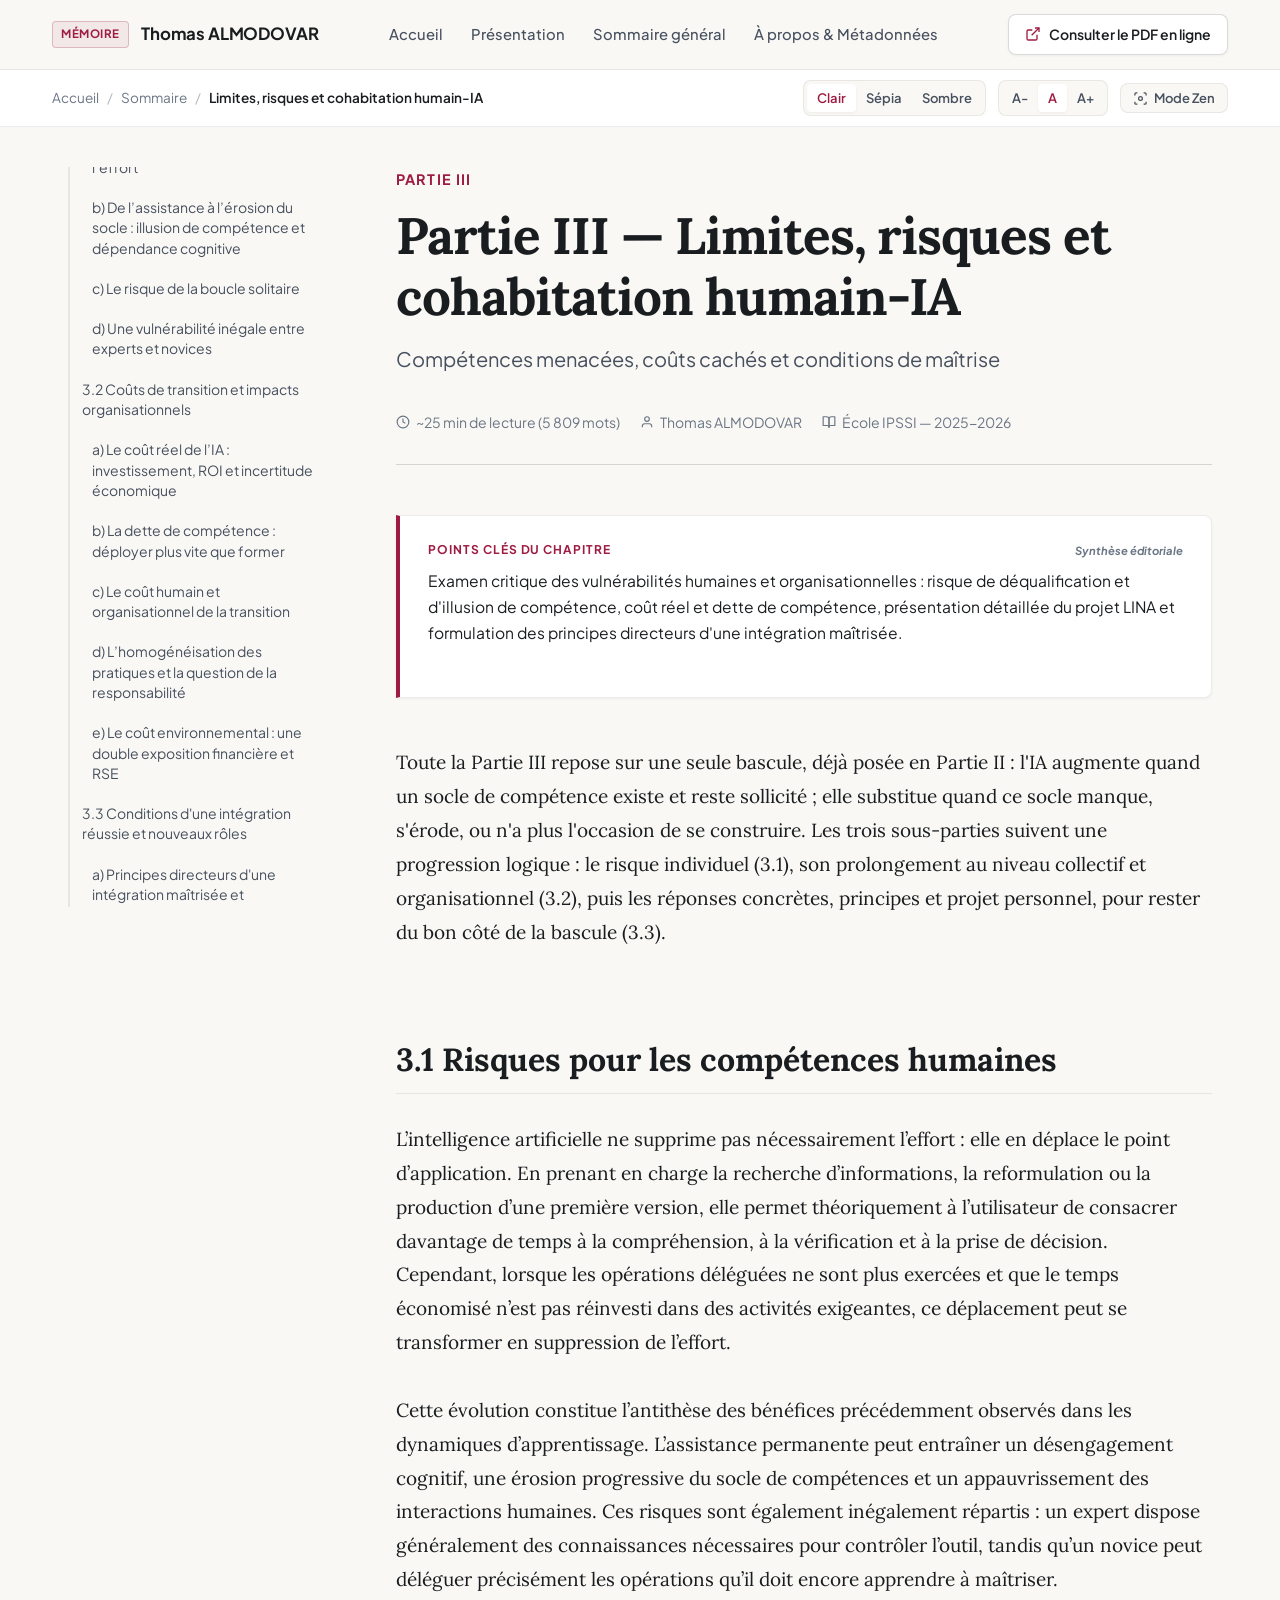
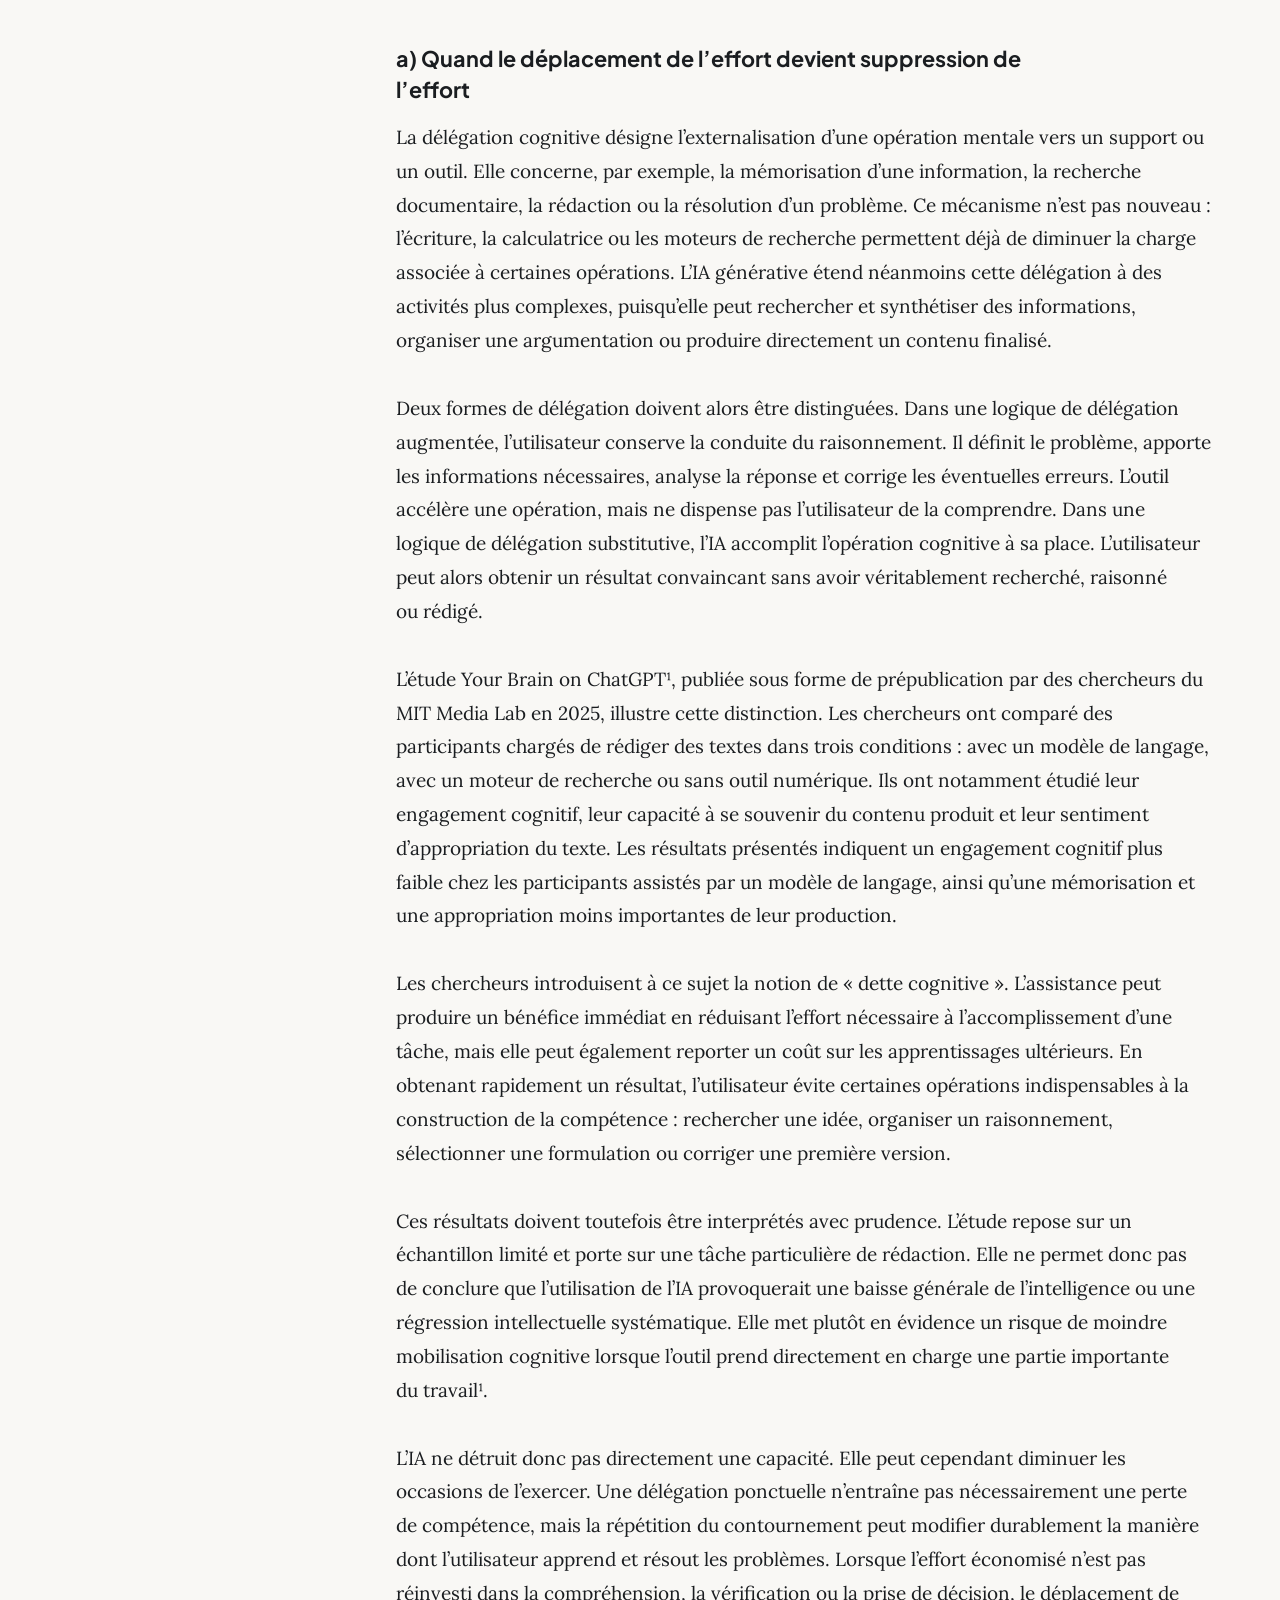
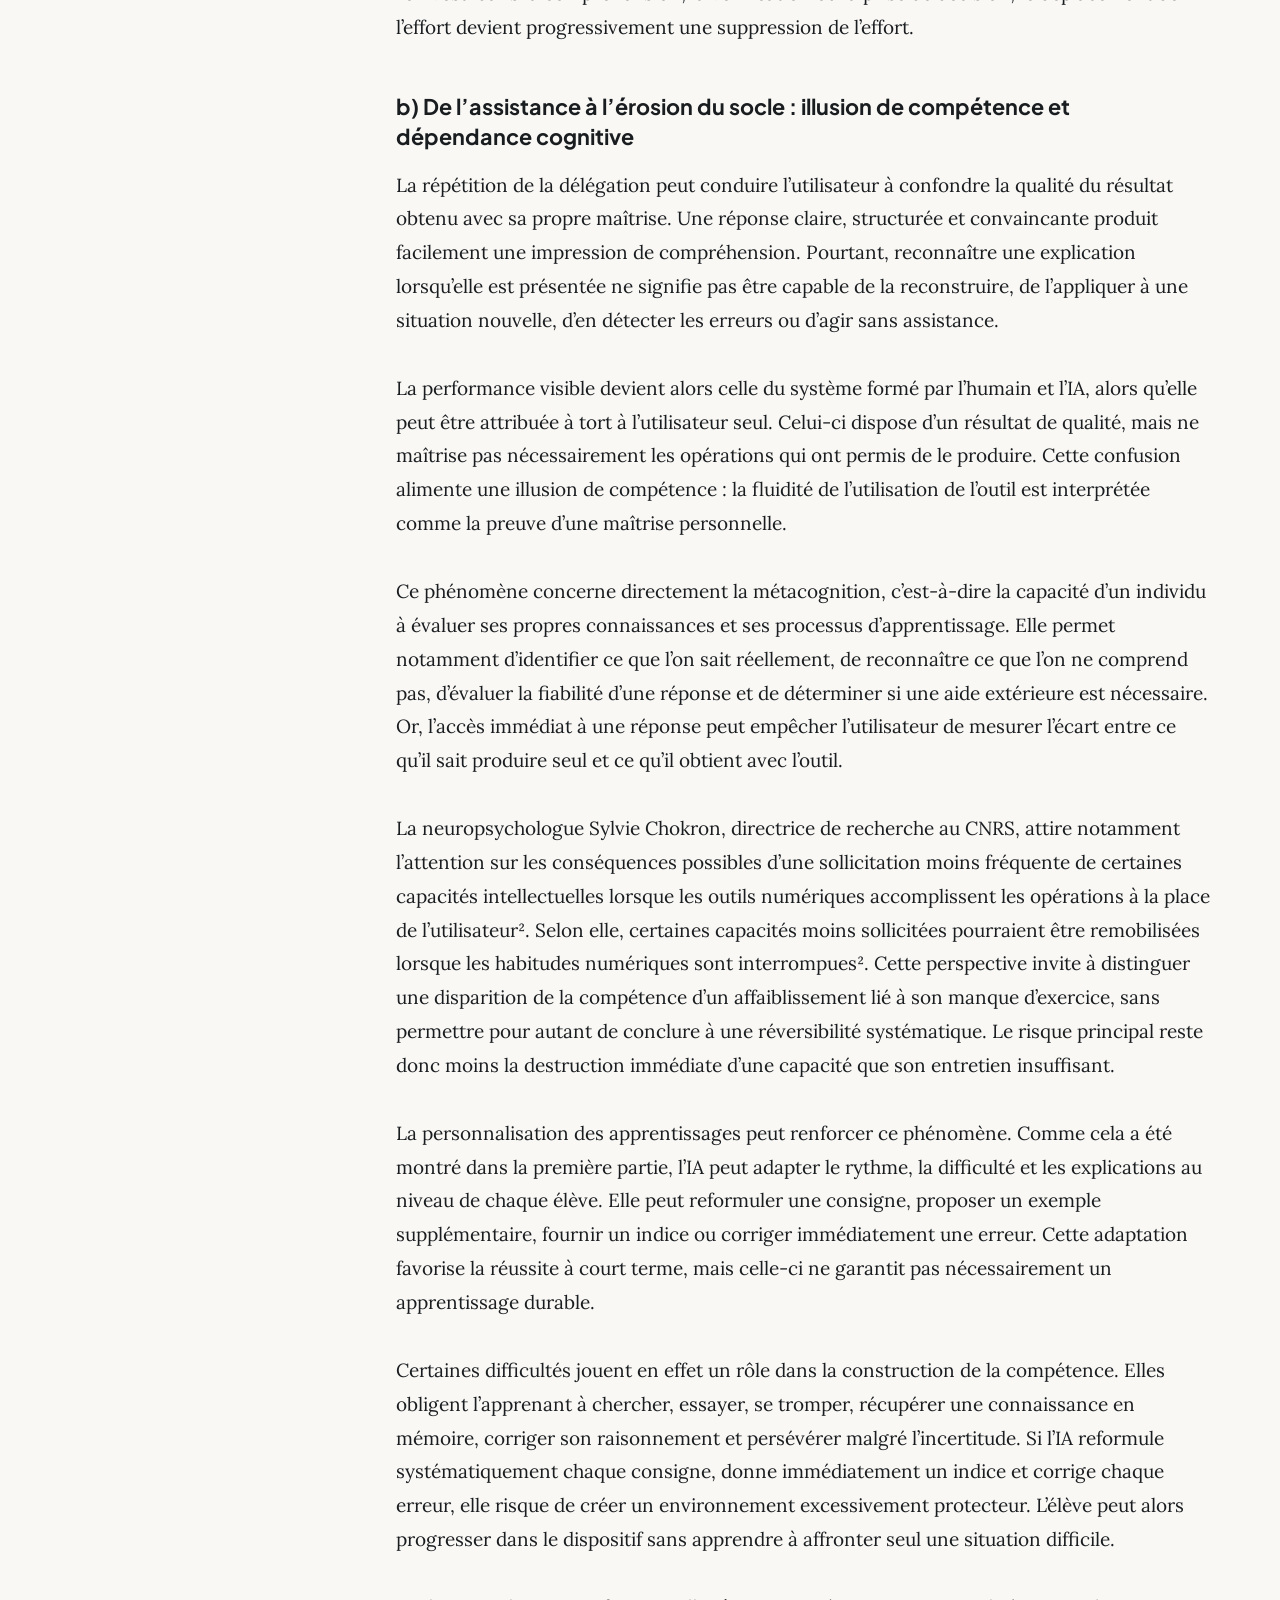
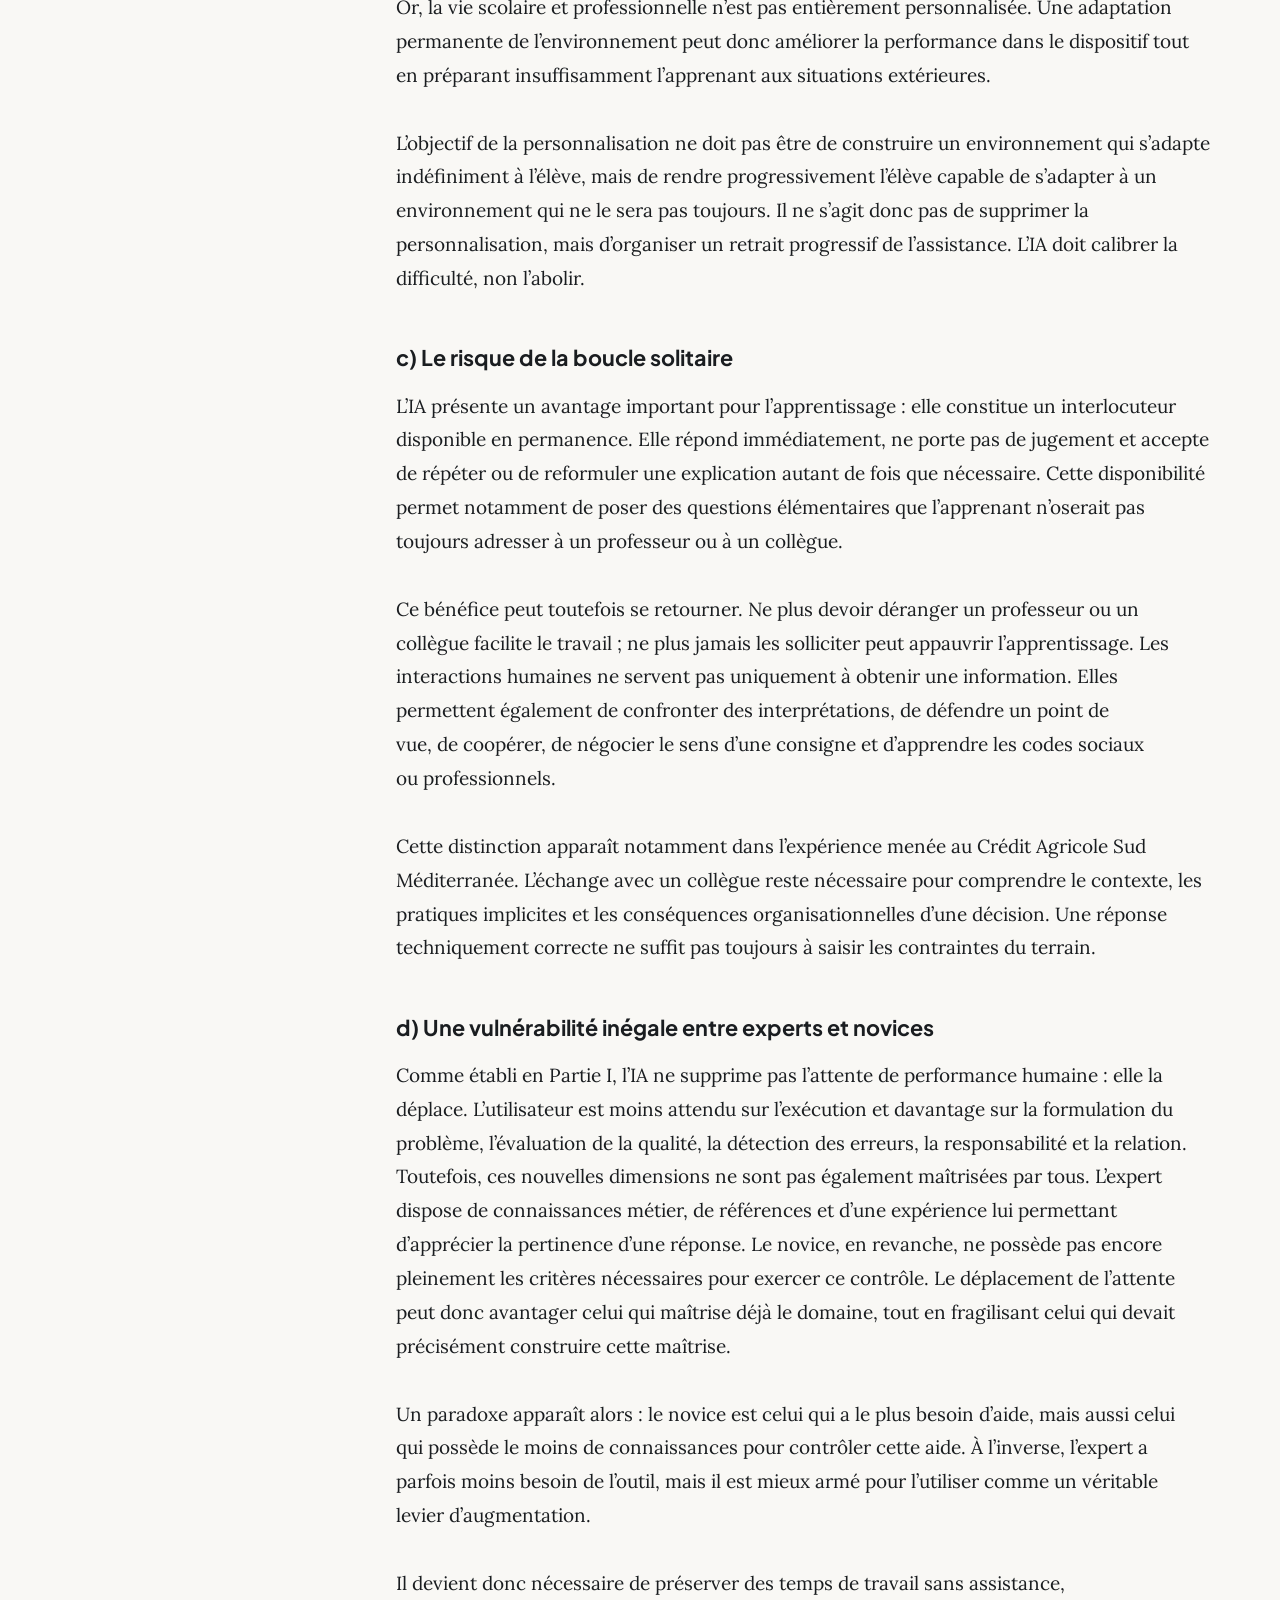
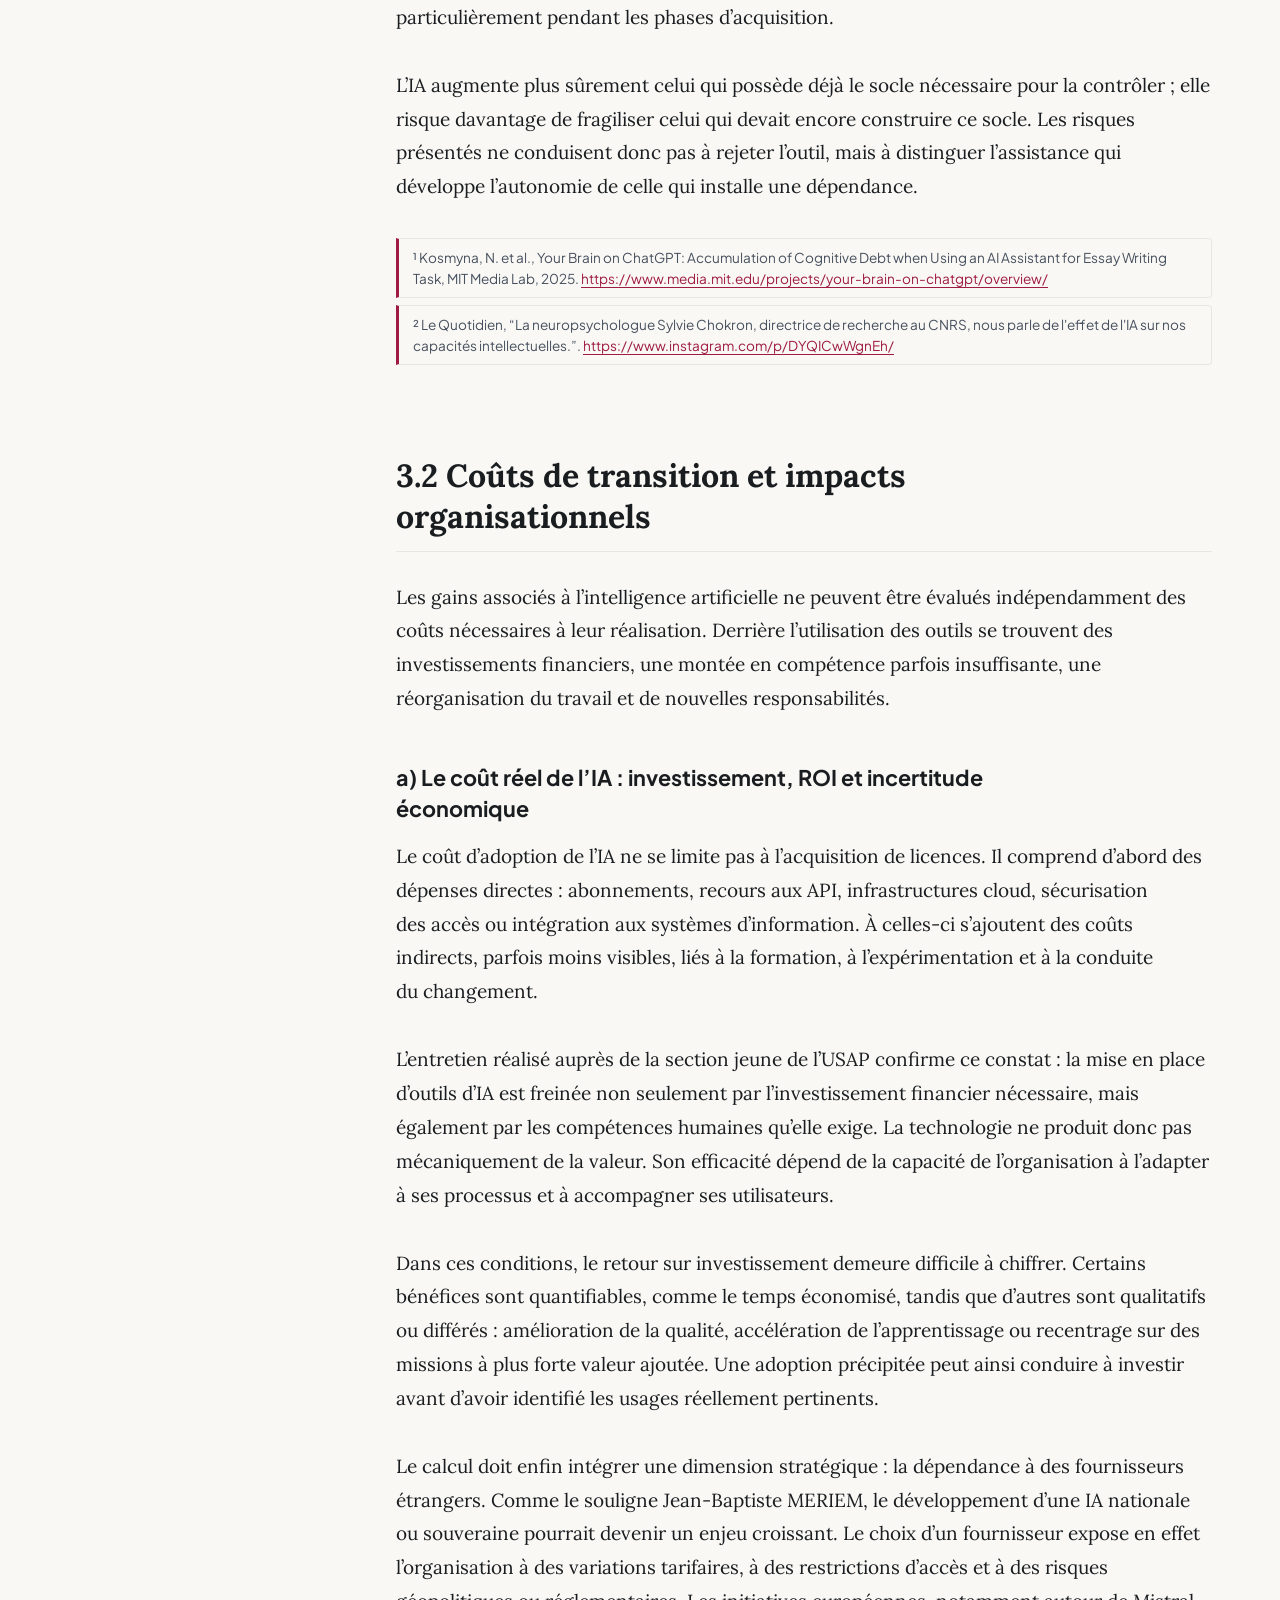
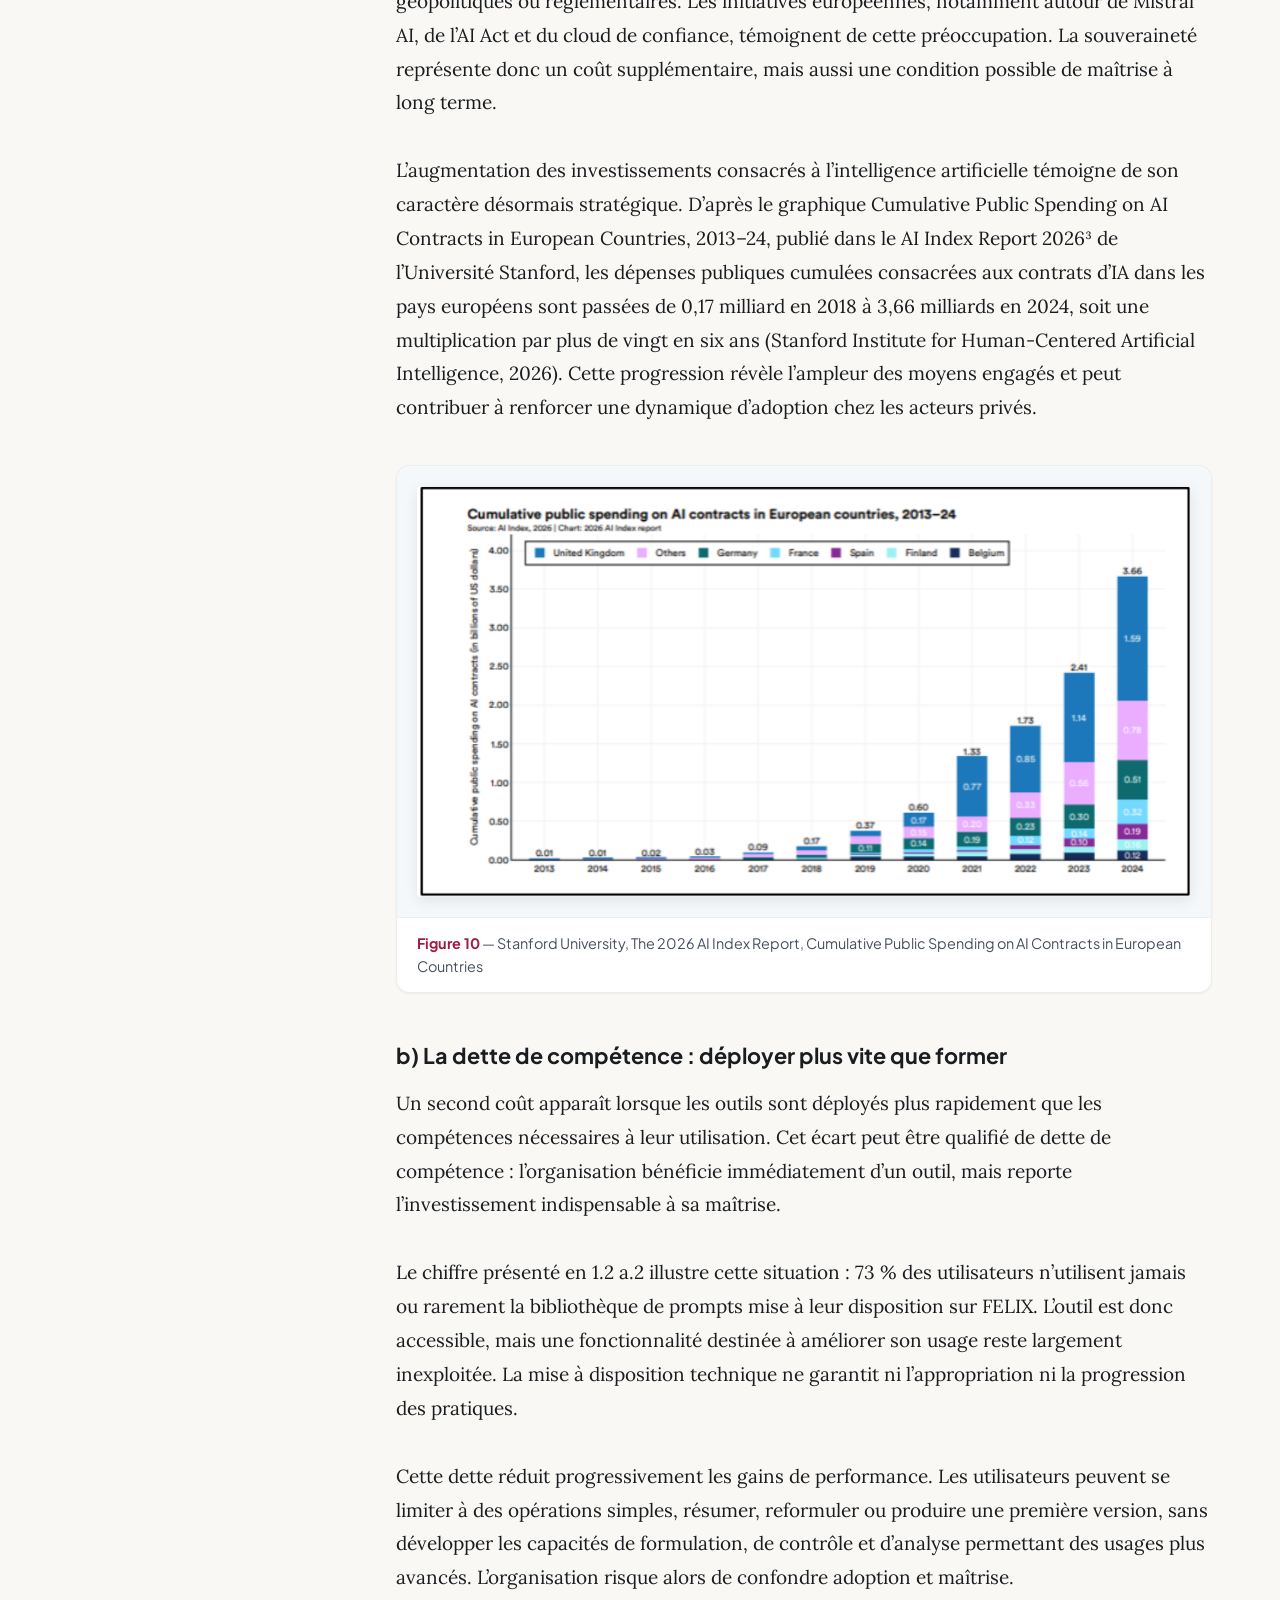
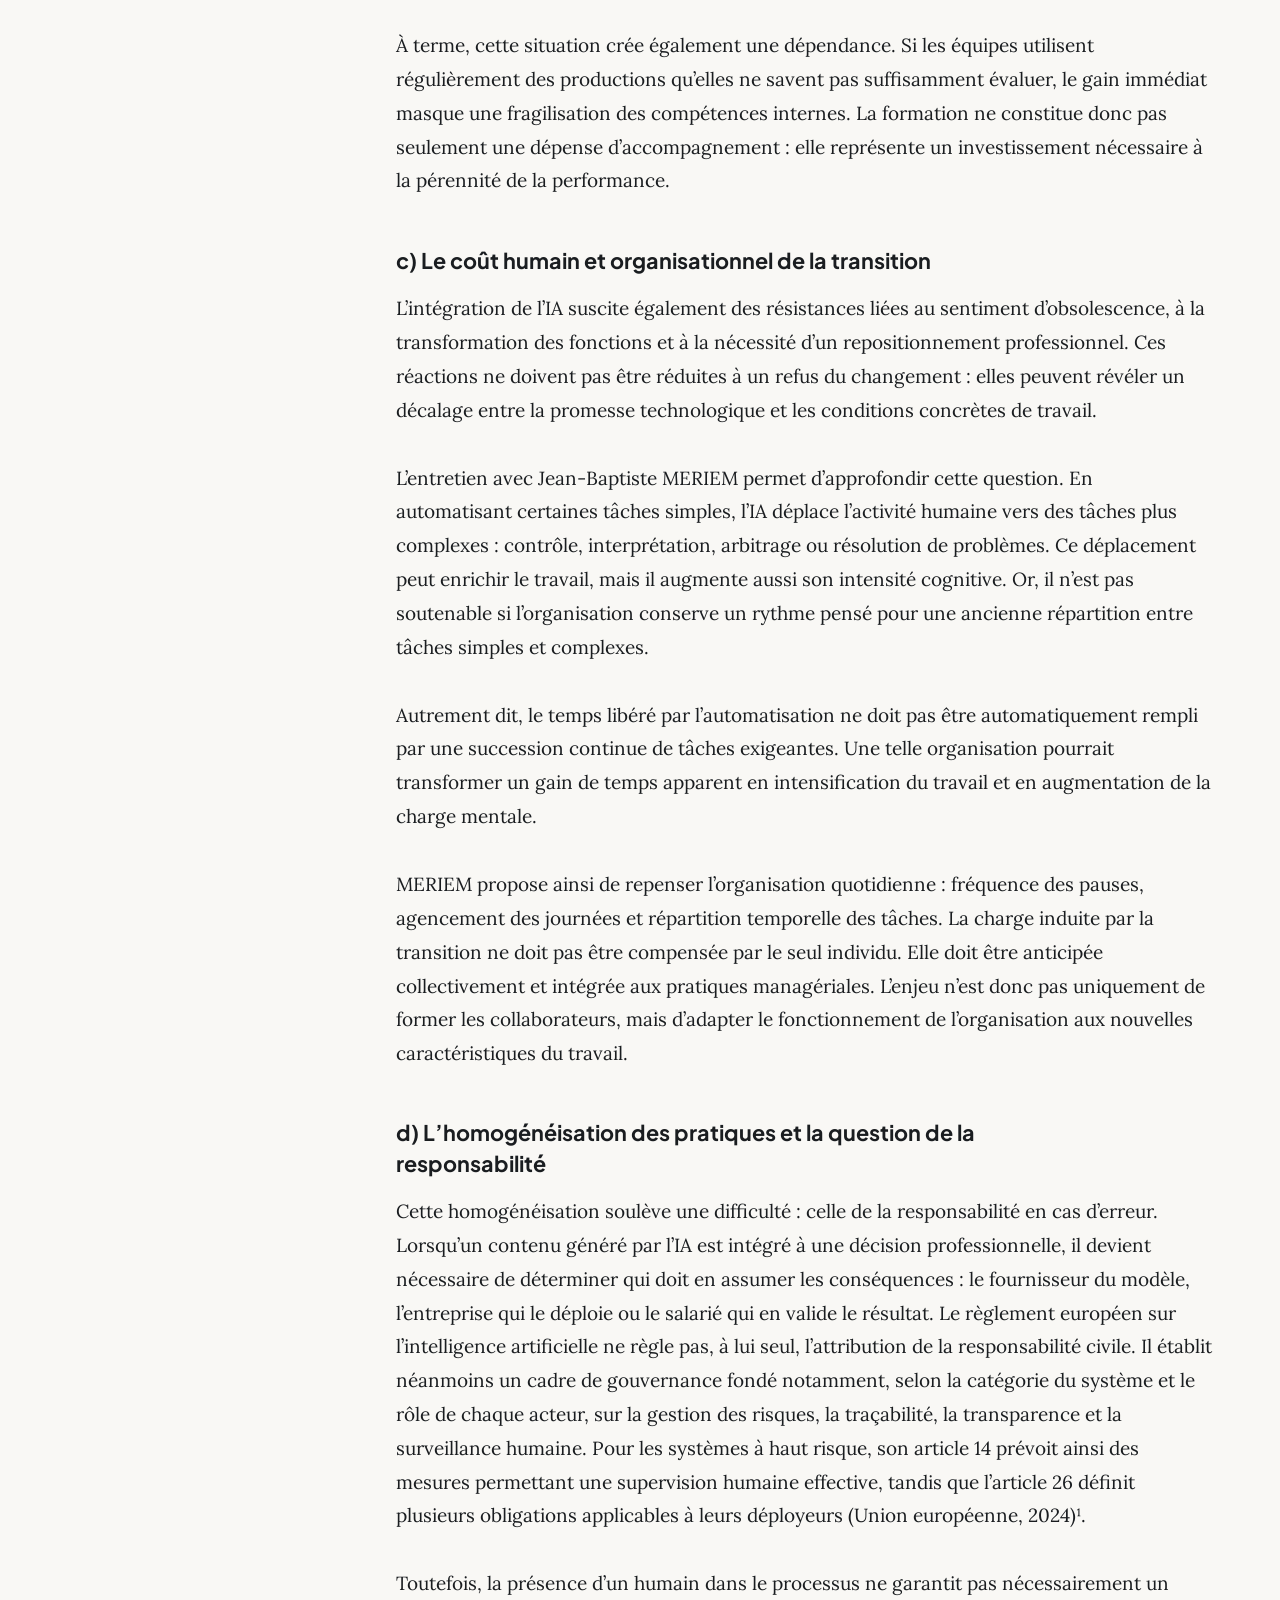
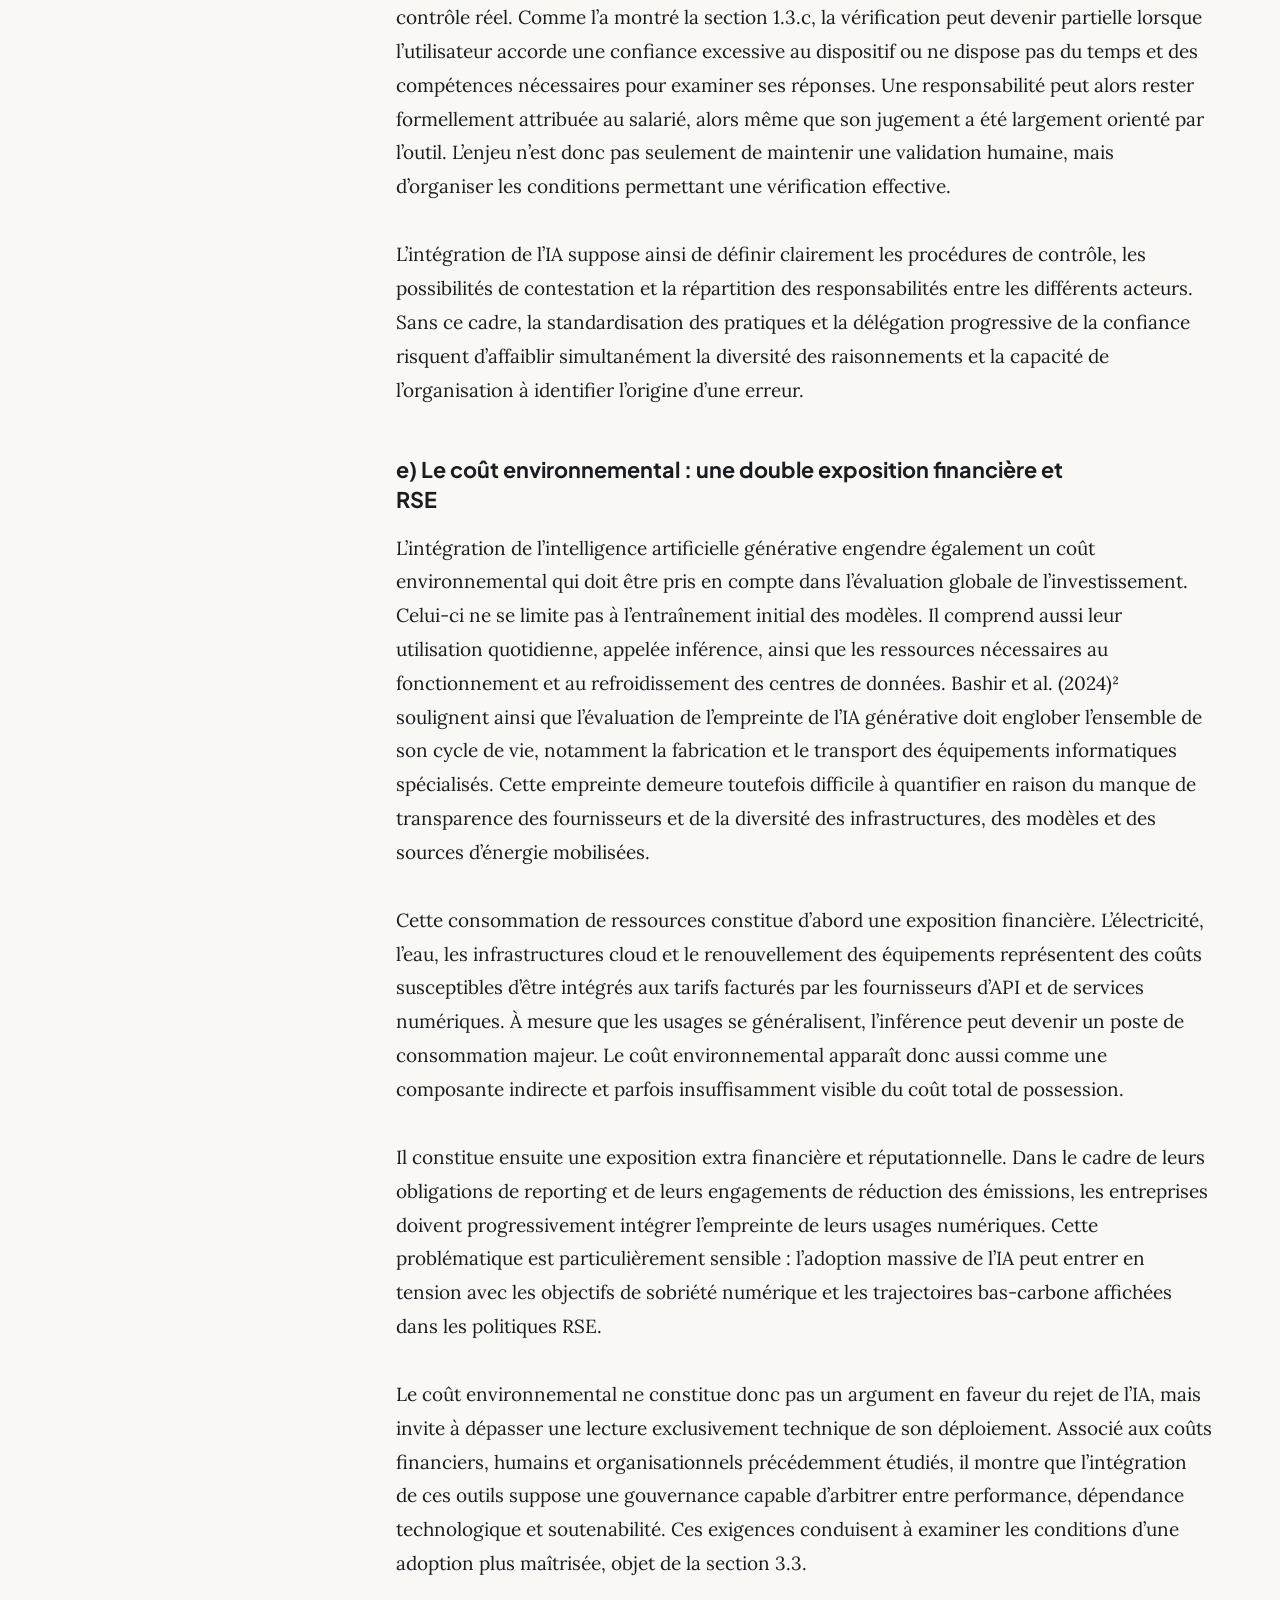
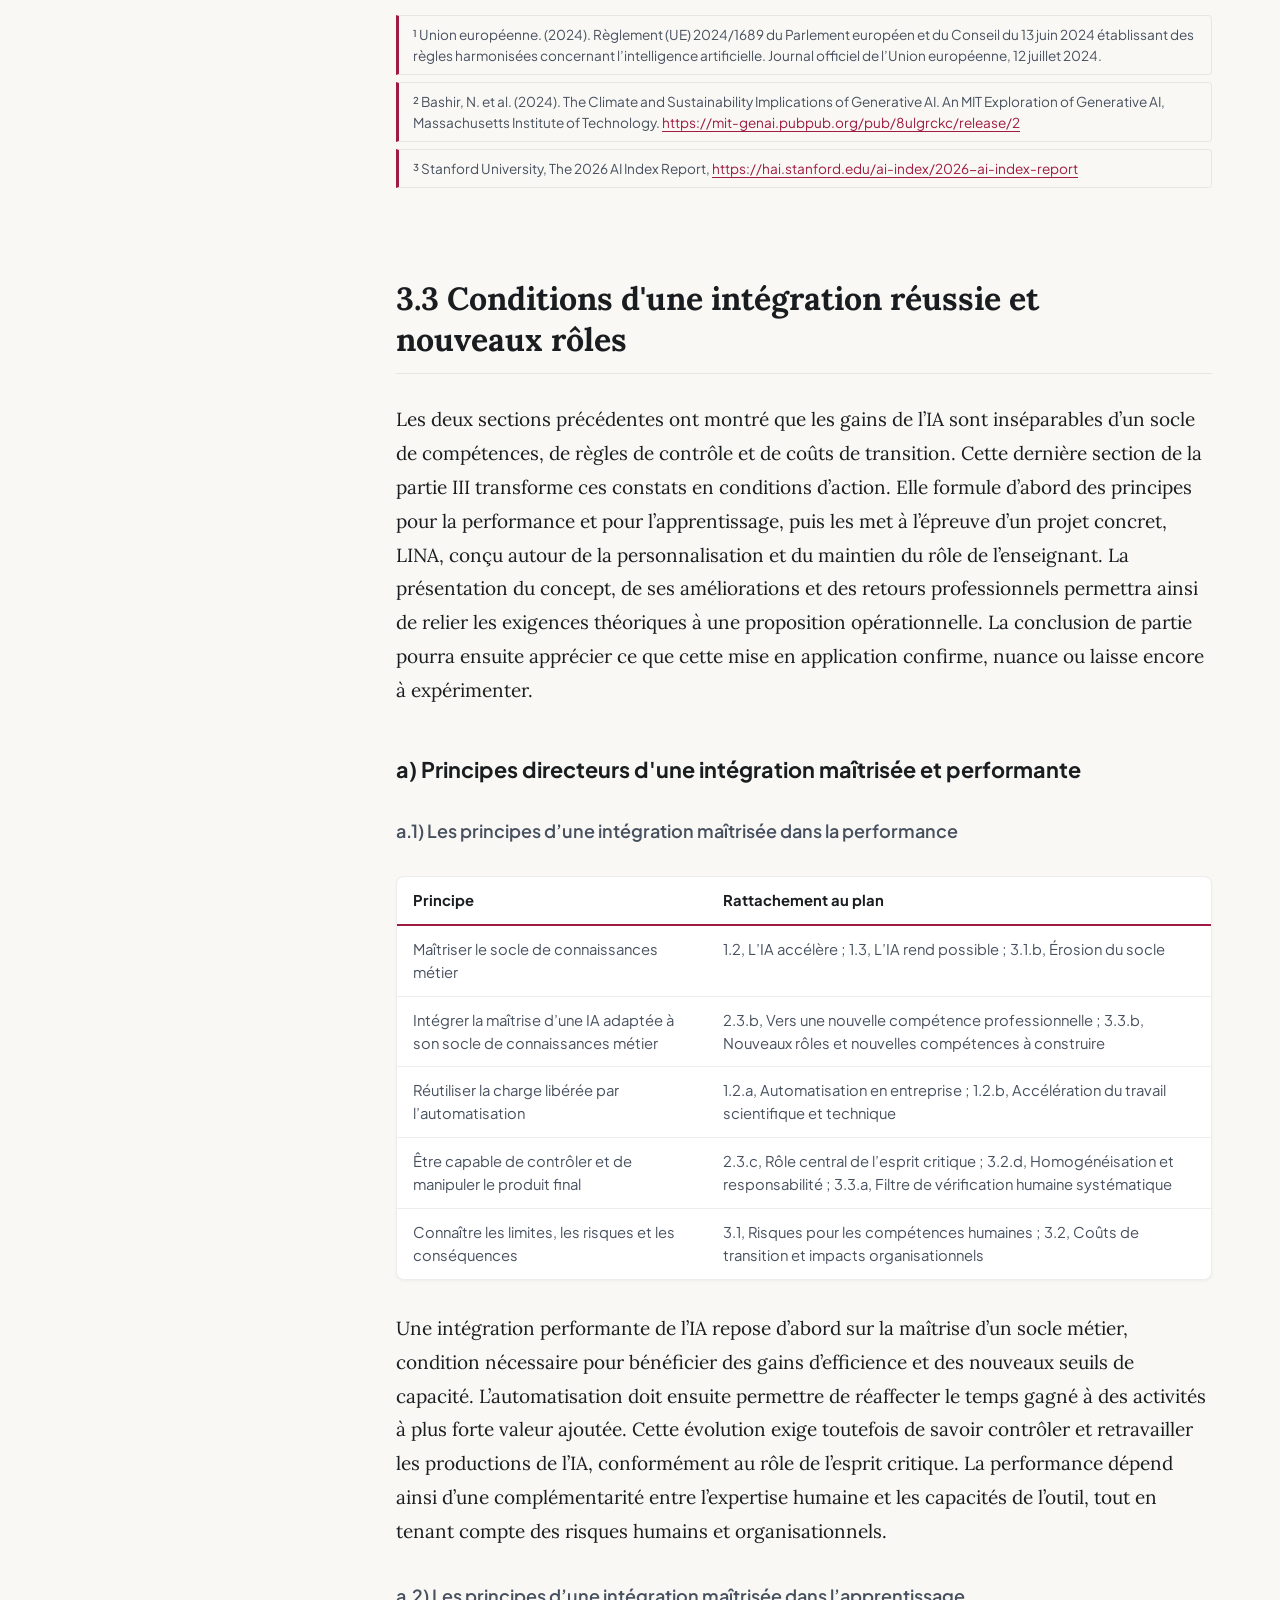
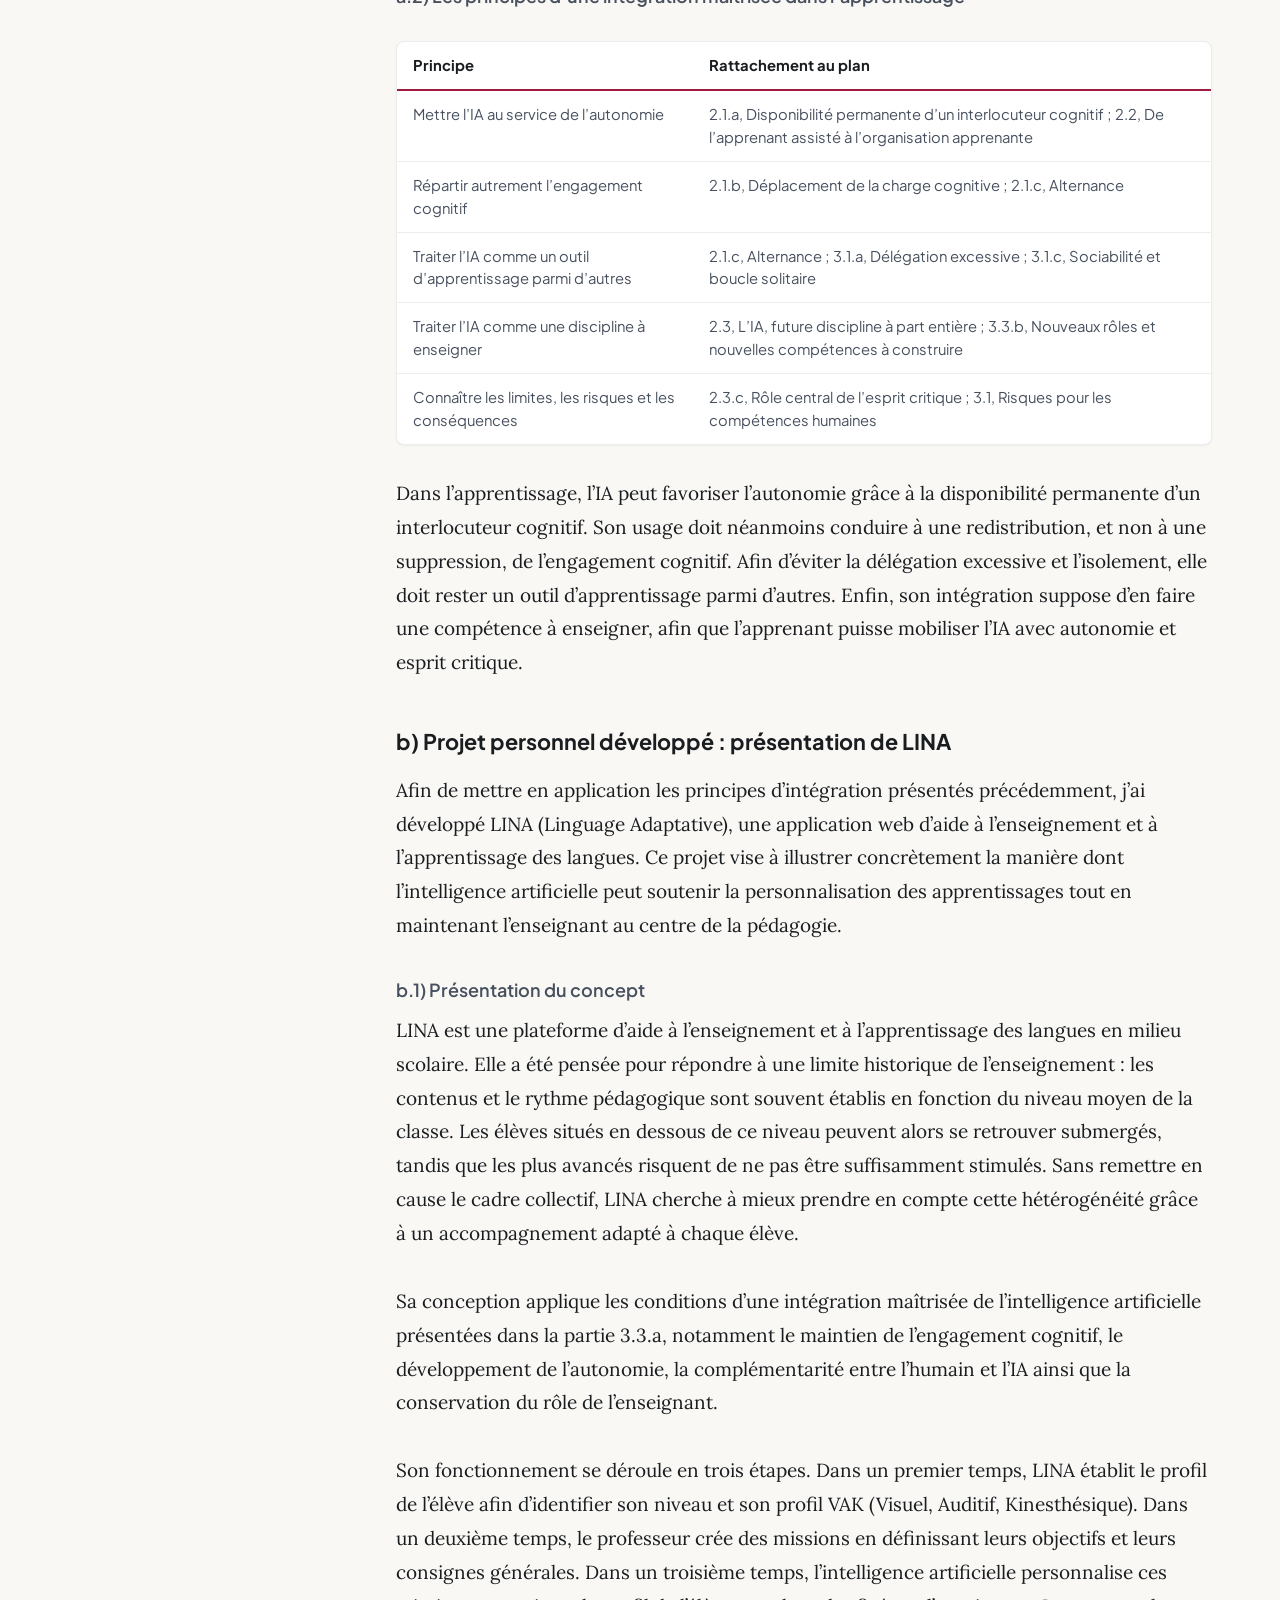
<file: lecture/partie-3.html>
<!DOCTYPE html>
<html lang="fr" data-theme="light" data-text-size="standard">
<head>
  <meta charset="UTF-8">
  <meta name="viewport" content="width=device-width, initial-scale=1.0">
  <title>Partie III — Limites, risques et cohabitation humain-IA | Mémoire de Thomas ALMODOVAR</title>
  <meta name="description" content="Examen critique des vulnérabilités humaines et organisationnelles : risque de déqualification et d&#x27;illusion de compétence, coût réel et dette de compétence, pré">
  <meta name="author" content="Thomas ALMODOVAR">
  <meta name="robots" content="index, follow">

  <!-- Open Graph -->
  <meta property="og:title" content="Partie III — Limites, risques et cohabitation humain-IA">
  <meta property="og:description" content="Examen critique des vulnérabilités humaines et organisationnelles : risque de déqualification et d&#x27;illusion de compétence, coût réel et dette de compétence, pré">
  <meta property="og:type" content="article">
  <meta property="og:locale" content="fr_FR">

  <!-- Styles -->
  <link rel="stylesheet" href="../css/main.css">
  <link rel="stylesheet" href="../css/reader.css">
</head>
<body>
  <!-- Lien d'évitement WCAG -->
  <a href="#main-reading-content" class="skip-link">Passer directement au texte du chapitre</a>

  <!-- En-tête du site -->
  <header class="site-header" role="banner">
    <div class="container site-header-inner">
      <a href="../index.html" class="brand" aria-label="Retour à l'accueil du mémoire">
        <span class="brand-badge">Mémoire</span>
        <span>Thomas ALMODOVAR</span>
      </a>

      <nav class="main-nav" aria-label="Navigation principale">
        <a href="../index.html" class="nav-link">Accueil</a>
        <a href="../index.html#presentation" class="nav-link">Présentation</a>
        <a href="../index.html#sommaire" class="nav-link">Sommaire général</a>
        <a href="../index.html#a-propos" class="nav-link">À propos & Métadonnées</a>
      </nav>

      <div class="header-actions">
        <a href="../assets/pdf/Memoire_ALMODOVAR_Thomas.pdf" target="_blank" class="btn-download-header" title="Consulter le mémoire complet au format PDF dans un nouvel onglet">
          <svg xmlns="http://www.w3.org/2000/svg" viewBox="0 0 24 24" fill="none" stroke="currentColor" stroke-width="2"><path d="M18 13v6a2 2 0 0 1-2 2H5a2 2 0 0 1-2-2V8a2 2 0 0 1 2-2h6"/><polyline points="15 3 21 3 21 9"/><line x1="10" y1="14" x2="21" y2="3"/></svg>
          <span>Consulter le PDF en ligne</span>
        </a>
        <button class="menu-toggle" type="button" aria-expanded="false" aria-label="Ouvrir le menu de navigation">
          <span></span><span></span><span></span>
        </button>
      </div>
    </div>
    <!-- Progression de lecture -->
    <div class="reading-progress-track" aria-hidden="true">
      <div class="reading-progress-bar"></div>
    </div>
  </header>

  <!-- Barre d'outils de lecture (fil d'ariane & réglages) -->
  <aside class="reader-toolbar" aria-label="Commandes de confort de lecture">
    <div class="container reader-toolbar-inner">
      <div class="reader-toolbar-left">
        <nav class="breadcrumb" aria-label="Fil d'Ariane">
          <a href="../index.html">Accueil</a>
          <span class="breadcrumb-separator">/</span>
          <a href="../index.html#sommaire">Sommaire</a>
          <span class="breadcrumb-separator">/</span>
          <span class="breadcrumb-current" aria-current="page">Limites, risques et cohabitation humain-IA</span>
        </nav>
      </div>

      <div class="reader-controls">
        <button type="button" class="btn-toc-toggle" id="btnMobileToc" aria-expanded="false" aria-label="Afficher le sommaire de la partie">
          <svg xmlns="http://www.w3.org/2000/svg" width="14" height="14" viewBox="0 0 24 24" fill="none" stroke="currentColor" stroke-width="2"><line x1="3" y1="12" x2="21" y2="12"/><line x1="3" y1="6" x2="21" y2="6"/><line x1="3" y1="18" x2="21" y2="18"/></svg>
          <span>Sommaire</span>
        </button>

        <!-- Sélecteur de Thème -->
        <div class="control-group" role="group" aria-label="Sélection du thème de lecture">
          <button type="button" class="control-btn active" data-set-theme="light" aria-pressed="true" title="Thème clair ivoire">Clair</button>
          <button type="button" class="control-btn" data-set-theme="sepia" aria-pressed="false" title="Thème sépia ambré">Sépia</button>
          <button type="button" class="control-btn" data-set-theme="dark" aria-pressed="false" title="Thème sombre onyx">Sombre</button>
        </div>

        <!-- Sélecteur de Taille de police -->
        <div class="control-group" role="group" aria-label="Taille de typographie">
          <button type="button" class="control-btn" data-set-size="small" aria-pressed="false" title="Petite taille (17px)">A-</button>
          <button type="button" class="control-btn active" data-set-size="standard" aria-pressed="true" title="Taille standard (19px)">A</button>
          <button type="button" class="control-btn" data-set-size="large" aria-pressed="false" title="Grande taille (21px)">A+</button>
        </div>

        <!-- Mode concentration -->
        <button type="button" class="btn-zen-mode" id="btnZenMode" aria-pressed="false" title="Activer le mode concentration sans distraction (Touche Z)">
          <svg xmlns="http://www.w3.org/2000/svg" viewBox="0 0 24 24" fill="none" stroke="currentColor" stroke-width="2"><circle cx="12" cy="12" r="3"/><path d="M3 7V5a2 2 0 0 1 2-2h2"/><path d="M17 3h2a2 2 0 0 1 2 2v2"/><path d="M21 17v2a2 2 0 0 1-2 2h-2"/><path d="M7 21H5a2 2 0 0 1-2-2v-2"/></svg>
          <span class="zen-label">Mode Zen</span>
        </button>
      </div>
    </div>
  </aside>

  <!-- Disposition principale de lecture -->
  <div class="reader-layout">
    <!-- Sommaire latéral fixe/sticky -->
    <nav class="reader-sidebar" aria-label="Sommaire de la partie">
      <div class="reader-sidebar-title">Plan de cette partie</div>
      <ul class="chapter-toc-list">
        <li class="chapter-toc-item"><a href="#sec-3-1" class="chapter-toc-link">3.1 Risques pour les compétences humaines</a></li>
<li class="chapter-toc-item" style="padding-left: 10px;"><a href="#sub-3-1-a" class="chapter-toc-link">a) Quand le déplacement de l’effort devient suppression de l’effort</a></li>
<li class="chapter-toc-item" style="padding-left: 10px;"><a href="#sub-3-1-b" class="chapter-toc-link">b) De l’assistance à l’érosion du socle : illusion de compétence et dépendance cognitive</a></li>
<li class="chapter-toc-item" style="padding-left: 10px;"><a href="#sub-3-1-c" class="chapter-toc-link">c) Le risque de la boucle solitaire</a></li>
<li class="chapter-toc-item" style="padding-left: 10px;"><a href="#sub-3-1-d" class="chapter-toc-link">d) Une vulnérabilité inégale entre experts et novices</a></li>
<li class="chapter-toc-item"><a href="#sec-3-2" class="chapter-toc-link">3.2 Coûts de transition et impacts organisationnels</a></li>
<li class="chapter-toc-item" style="padding-left: 10px;"><a href="#sub-3-2-a" class="chapter-toc-link">a) Le coût réel de l’IA : investissement, ROI et incertitude économique</a></li>
<li class="chapter-toc-item" style="padding-left: 10px;"><a href="#sub-3-2-b" class="chapter-toc-link">b) La dette de compétence : déployer plus vite que former</a></li>
<li class="chapter-toc-item" style="padding-left: 10px;"><a href="#sub-3-2-c" class="chapter-toc-link">c) Le coût humain et organisationnel de la transition</a></li>
<li class="chapter-toc-item" style="padding-left: 10px;"><a href="#sub-3-2-d" class="chapter-toc-link">d) L’homogénéisation des pratiques et la question de la responsabilité</a></li>
<li class="chapter-toc-item" style="padding-left: 10px;"><a href="#sub-3-2-e" class="chapter-toc-link">e) Le coût environnemental : une double exposition financière et RSE</a></li>
<li class="chapter-toc-item"><a href="#sec-3-3" class="chapter-toc-link">3.3 Conditions d&#x27;une intégration réussie et nouveaux rôles</a></li>
<li class="chapter-toc-item" style="padding-left: 10px;"><a href="#sub-3-3-a" class="chapter-toc-link">a) Principes directeurs d&#x27;une intégration maîtrisée et performante</a></li>
<li class="chapter-toc-item" style="padding-left: 20px; font-size: 0.8rem;"><a href="#sub-3-3-a1" class="chapter-toc-link">a.1) Les principes d’une intégration maîtrisée dans la performance</a></li>
<li class="chapter-toc-item" style="padding-left: 20px; font-size: 0.8rem;"><a href="#sub-3-3-a2" class="chapter-toc-link">a.2) Les principes d’une intégration maîtrisée dans l’apprentissage</a></li>
<li class="chapter-toc-item" style="padding-left: 10px;"><a href="#sub-3-3-b" class="chapter-toc-link">b) Projet personnel développé : présentation de LINA</a></li>
<li class="chapter-toc-item" style="padding-left: 20px; font-size: 0.8rem;"><a href="#sub-3-3-b1" class="chapter-toc-link">b.1) Présentation du concept</a></li>
<li class="chapter-toc-item" style="padding-left: 20px; font-size: 0.8rem;"><a href="#sub-3-3-b2" class="chapter-toc-link">b.2) Les points d’amélioration</a></li>
<li class="chapter-toc-item" style="padding-left: 20px; font-size: 0.8rem;"><a href="#sub-3-3-b3" class="chapter-toc-link">b.3) Retour des professionnels</a></li>
<li class="chapter-toc-item"><a href="#sec-3-concl" class="chapter-toc-link">Conclusion de la Partie III</a></li>
      </ul>
      <div style="margin-top: 32px; padding-top: 20px; border-top: 1px solid var(--border-subtle);">
        <a href="../assets/pdf/Memoire_ALMODOVAR_Thomas.pdf" target="_blank" class="btn-secondary-outline" style="width: 100%; justify-content: center; font-size: 0.825rem;">
          <svg xmlns="http://www.w3.org/2000/svg" width="14" height="14" viewBox="0 0 24 24" fill="none" stroke="currentColor" stroke-width="2"><path d="M14 2H6a2 2 0 0 0-2 2v16a2 2 0 0 0 2 2h12a2 2 0 0 0 2-2V8z"/><polyline points="14 2 14 8 20 8"/></svg>
          <span>Ouvrir en PDF</span>
        </a>
      </div>
    </nav>

    <!-- Corps de lecture principal -->
    <main id="main-reading-content" class="reader-content" role="main">
      <header class="chapter-header">
        <div class="chapter-part-num">Partie III</div>
        <h1 class="chapter-title">Partie III — Limites, risques et cohabitation humain-IA</h1>
        <p class="chapter-subtitle">Compétences menacées, coûts cachés et conditions de maîtrise</p>

        <div class="chapter-meta-row">
          <span class="chapter-meta-pill">
            <svg xmlns="http://www.w3.org/2000/svg" width="14" height="14" viewBox="0 0 24 24" fill="none" stroke="currentColor" stroke-width="2"><circle cx="12" cy="12" r="10"/><polyline points="12 6 12 12 16 14"/></svg>
            <span>~25 min de lecture (5 809 mots)</span>
          </span>
          <span class="chapter-meta-pill">
            <svg xmlns="http://www.w3.org/2000/svg" width="14" height="14" viewBox="0 0 24 24" fill="none" stroke="currentColor" stroke-width="2"><path d="M20 21v-2a4 4 0 0 0-4-4H8a4 4 0 0 0-4 4v2"/><circle cx="12" cy="7" r="4"/></svg>
            <span>Thomas ALMODOVAR</span>
          </span>
          <span class="chapter-meta-pill">
            <svg xmlns="http://www.w3.org/2000/svg" width="14" height="14" viewBox="0 0 24 24" fill="none" stroke="currentColor" stroke-width="2" stroke-linecap="round" stroke-linejoin="round"><path d="M2 3h6a4 4 0 0 1 4 4v14a3 3 0 0 0-3-3H2z"/><path d="M22 3h-6a4 4 0 0 0-4 4v14a3 3 0 0 1 3-3h7z"/></svg>
            <span>École IPSSI — 2025-2026</span>
          </span>
        </div>
      </header>

      <!-- Synthèse éditoriale identifiée -->
      <section class="editorial-chapter-summary" aria-label="Synthèse éditoriale de la partie">
        <div class="summary-heading">
          <span>Points clés du chapitre</span>
          <span class="summary-badge">Synthèse éditoriale</span>
        </div>
        <p>Examen critique des vulnérabilités humaines et organisationnelles : risque de déqualification et d&#x27;illusion de compétence, coût réel et dette de compétence, présentation détaillée du projet LINA et formulation des principes directeurs d&#x27;une intégration maîtrisée.</p>
      </section>

      <!-- Texte intégral du mémoire -->
      <article class="chapter-body-text">
        <p>Toute la Partie III repose sur une seule bascule, déjà posée en Partie II : l&#x27;IA augmente quand un socle de compétence existe et reste sollicité ; elle substitue quand ce socle manque, s&#x27;érode, ou n&#x27;a plus l&#x27;occasion de se construire. Les trois sous-parties suivent une progression logique : le risque individuel (3.1), son prolongement au niveau collectif et organisationnel (3.2), puis les réponses concrètes, principes et projet personnel, pour rester du bon côté de la bascule (3.3).</p>
<h2 id="sec-3-1">3.1 Risques pour les compétences humaines</h2>
<p>L’intelligence artificielle ne supprime pas nécessairement l’effort : elle en déplace le point d’application. En prenant en charge la recherche d’informations, la reformulation ou la production d’une première version, elle permet théoriquement à l’utilisateur de consacrer davantage de temps à la compréhension, à la vérification et à la prise de décision. Cependant, lorsque les opérations déléguées ne sont plus exercées et que le temps économisé n’est pas réinvesti dans des activités exigeantes, ce déplacement peut se transformer en suppression de l’effort.</p>
<p>Cette évolution constitue l’antithèse des bénéfices précédemment observés dans les dynamiques d’apprentissage. L’assistance permanente peut entraîner un désengagement cognitif, une érosion progressive du socle de compétences et un appauvrissement des interactions humaines. Ces risques sont également inégalement répartis : un expert dispose généralement des connaissances nécessaires pour contrôler l’outil, tandis qu’un novice peut déléguer précisément les opérations qu’il doit encore apprendre à maîtriser.</p>
<h3 id="sub-3-1-a">a) Quand le déplacement de l’effort devient suppression de l’effort</h3>
<p>La délégation cognitive désigne l’externalisation d’une opération mentale vers un support ou un outil. Elle concerne, par exemple, la mémorisation d’une information, la recherche documentaire, la rédaction ou la résolution d’un problème. Ce mécanisme n’est pas nouveau : l’écriture, la calculatrice ou les moteurs de recherche permettent déjà de diminuer la charge associée à certaines opérations. L’IA générative étend néanmoins cette délégation à des activités plus complexes, puisqu’elle peut rechercher et synthétiser des informations, organiser une argumentation ou produire directement un contenu finalisé.</p>
<p>Deux formes de délégation doivent alors être distinguées. Dans une logique de délégation augmentée, l’utilisateur conserve la conduite du raisonnement. Il définit le problème, apporte les informations nécessaires, analyse la réponse et corrige les éventuelles erreurs. L’outil accélère une opération, mais ne dispense pas l’utilisateur de la comprendre. Dans une logique de délégation substitutive, l’IA accomplit l’opération cognitive à sa place. L’utilisateur peut alors obtenir un résultat convaincant sans avoir véritablement recherché, raisonné ou rédigé.</p>
<p>L’étude Your Brain on ChatGPT¹, publiée sous forme de prépublication par des chercheurs du MIT Media Lab en 2025, illustre cette distinction. Les chercheurs ont comparé des participants chargés de rédiger des textes dans trois conditions : avec un modèle de langage, avec un moteur de recherche ou sans outil numérique. Ils ont notamment étudié leur engagement cognitif, leur capacité à se souvenir du contenu produit et leur sentiment d’appropriation du texte. Les résultats présentés indiquent un engagement cognitif plus faible chez les participants assistés par un modèle de langage, ainsi qu’une mémorisation et une appropriation moins importantes de leur production.</p>
<p>Les chercheurs introduisent à ce sujet la notion de « dette cognitive ». L’assistance peut produire un bénéfice immédiat en réduisant l’effort nécessaire à l’accomplissement d’une tâche, mais elle peut également reporter un coût sur les apprentissages ultérieurs. En obtenant rapidement un résultat, l’utilisateur évite certaines opérations indispensables à la construction de la compétence : rechercher une idée, organiser un raisonnement, sélectionner une formulation ou corriger une première version.</p>
<p>Ces résultats doivent toutefois être interprétés avec prudence. L’étude repose sur un échantillon limité et porte sur une tâche particulière de rédaction. Elle ne permet donc pas de conclure que l’utilisation de l’IA provoquerait une baisse générale de l’intelligence ou une régression intellectuelle systématique. Elle met plutôt en évidence un risque de moindre mobilisation cognitive lorsque l’outil prend directement en charge une partie importante du travail¹.</p>
<p>L’IA ne détruit donc pas directement une capacité. Elle peut cependant diminuer les occasions de l’exercer. Une délégation ponctuelle n’entraîne pas nécessairement une perte de compétence, mais la répétition du contournement peut modifier durablement la manière dont l’utilisateur apprend et résout les problèmes. Lorsque l’effort économisé n’est pas réinvesti dans la compréhension, la vérification ou la prise de décision, le déplacement de l’effort devient progressivement une suppression de l’effort.</p>
<h3 id="sub-3-1-b">b) De l’assistance à l’érosion du socle : illusion de compétence et dépendance cognitive</h3>
<p>La répétition de la délégation peut conduire l’utilisateur à confondre la qualité du résultat obtenu avec sa propre maîtrise. Une réponse claire, structurée et convaincante produit facilement une impression de compréhension. Pourtant, reconnaître une explication lorsqu’elle est présentée ne signifie pas être capable de la reconstruire, de l’appliquer à une situation nouvelle, d’en détecter les erreurs ou d’agir sans assistance.</p>
<p>La performance visible devient alors celle du système formé par l’humain et l’IA, alors qu’elle peut être attribuée à tort à l’utilisateur seul. Celui-ci dispose d’un résultat de qualité, mais ne maîtrise pas nécessairement les opérations qui ont permis de le produire. Cette confusion alimente une illusion de compétence : la fluidité de l’utilisation de l’outil est interprétée comme la preuve d’une maîtrise personnelle.</p>
<p>Ce phénomène concerne directement la métacognition, c’est-à-dire la capacité d’un individu à évaluer ses propres connaissances et ses processus d’apprentissage. Elle permet notamment d’identifier ce que l’on sait réellement, de reconnaître ce que l’on ne comprend pas, d’évaluer la fiabilité d’une réponse et de déterminer si une aide extérieure est nécessaire. Or, l’accès immédiat à une réponse peut empêcher l’utilisateur de mesurer l’écart entre ce qu’il sait produire seul et ce qu’il obtient avec l’outil.</p>
<p>La neuropsychologue Sylvie Chokron, directrice de recherche au CNRS, attire notamment l’attention sur les conséquences possibles d’une sollicitation moins fréquente de certaines capacités intellectuelles lorsque les outils numériques accomplissent les opérations à la place de l’utilisateur². Selon elle, certaines capacités moins sollicitées pourraient être remobilisées lorsque les habitudes numériques sont interrompues². Cette perspective invite à distinguer une disparition de la compétence d’un affaiblissement lié à son manque d’exercice, sans permettre pour autant de conclure à une réversibilité systématique. Le risque principal reste donc moins la destruction immédiate d’une capacité que son entretien insuffisant.</p>
<p>La personnalisation des apprentissages peut renforcer ce phénomène. Comme cela a été montré dans la première partie, l’IA peut adapter le rythme, la difficulté et les explications au niveau de chaque élève. Elle peut reformuler une consigne, proposer un exemple supplémentaire, fournir un indice ou corriger immédiatement une erreur. Cette adaptation favorise la réussite à court terme, mais celle-ci ne garantit pas nécessairement un apprentissage durable.</p>
<p>Certaines difficultés jouent en effet un rôle dans la construction de la compétence. Elles obligent l’apprenant à chercher, essayer, se tromper, récupérer une connaissance en mémoire, corriger son raisonnement et persévérer malgré l’incertitude. Si l’IA reformule systématiquement chaque consigne, donne immédiatement un indice et corrige chaque erreur, elle risque de créer un environnement excessivement protecteur. L’élève peut alors progresser dans le dispositif sans apprendre à affronter seul une situation difficile.</p>
<p>Or, la vie scolaire et professionnelle n’est pas entièrement personnalisée. Une adaptation permanente de l’environnement peut donc améliorer la performance dans le dispositif tout en préparant insuffisamment l’apprenant aux situations extérieures.</p>
<p>L’objectif de la personnalisation ne doit pas être de construire un environnement qui s’adapte indéfiniment à l’élève, mais de rendre progressivement l’élève capable de s’adapter à un environnement qui ne le sera pas toujours. Il ne s’agit donc pas de supprimer la personnalisation, mais d’organiser un retrait progressif de l’assistance. L’IA doit calibrer la difficulté, non l’abolir.</p>
<h3 id="sub-3-1-c">c) Le risque de la boucle solitaire</h3>
<p>L’IA présente un avantage important pour l’apprentissage : elle constitue un interlocuteur disponible en permanence. Elle répond immédiatement, ne porte pas de jugement et accepte de répéter ou de reformuler une explication autant de fois que nécessaire. Cette disponibilité permet notamment de poser des questions élémentaires que l’apprenant n’oserait pas toujours adresser à un professeur ou à un collègue.</p>
<p>Ce bénéfice peut toutefois se retourner. Ne plus devoir déranger un professeur ou un collègue facilite le travail ; ne plus jamais les solliciter peut appauvrir l’apprentissage. Les interactions humaines ne servent pas uniquement à obtenir une information. Elles permettent également de confronter des interprétations, de défendre un point de vue, de coopérer, de négocier le sens d’une consigne et d’apprendre les codes sociaux ou professionnels.</p>
<p>Cette distinction apparaît notamment dans l’expérience menée au Crédit Agricole Sud Méditerranée. L’échange avec un collègue reste nécessaire pour comprendre le contexte, les pratiques implicites et les conséquences organisationnelles d’une décision. Une réponse techniquement correcte ne suffit pas toujours à saisir les contraintes du terrain.</p>
<h3 id="sub-3-1-d">d) Une vulnérabilité inégale entre experts et novices</h3>
<p>Comme établi en Partie I, l’IA ne supprime pas l’attente de performance humaine : elle la déplace. L’utilisateur est moins attendu sur l’exécution et davantage sur la formulation du problème, l’évaluation de la qualité, la détection des erreurs, la responsabilité et la relation. Toutefois, ces nouvelles dimensions ne sont pas également maîtrisées par tous. L’expert dispose de connaissances métier, de références et d’une expérience lui permettant d’apprécier la pertinence d’une réponse. Le novice, en revanche, ne possède pas encore pleinement les critères nécessaires pour exercer ce contrôle. Le déplacement de l’attente peut donc avantager celui qui maîtrise déjà le domaine, tout en fragilisant celui qui devait précisément construire cette maîtrise.</p>
<p>Un paradoxe apparaît alors : le novice est celui qui a le plus besoin d’aide, mais aussi celui qui possède le moins de connaissances pour contrôler cette aide. À l’inverse, l’expert a parfois moins besoin de l’outil, mais il est mieux armé pour l’utiliser comme un véritable levier d’augmentation.</p>
<p>Il devient donc nécessaire de préserver des temps de travail sans assistance, particulièrement pendant les phases d’acquisition.</p>
<p>L’IA augmente plus sûrement celui qui possède déjà le socle nécessaire pour la contrôler ; elle risque davantage de fragiliser celui qui devait encore construire ce socle. Les risques présentés ne conduisent donc pas à rejeter l’outil, mais à distinguer l’assistance qui développe l’autonomie de celle qui installe une dépendance.</p>
<p class="source-citation">¹ Kosmyna, N. et al., Your Brain on ChatGPT: Accumulation of Cognitive Debt when Using an AI Assistant for Essay Writing Task, MIT Media Lab, 2025. <a href="https://www.media.mit.edu/projects/your-brain-on-chatgpt/overview/" target="_blank" rel="noopener noreferrer">https://www.media.mit.edu/projects/your-brain-on-chatgpt/overview/</a></p>
<p class="source-citation">² Le Quotidien, “La neuropsychologue Sylvie Chokron, directrice de recherche au CNRS, nous parle de l&#x27;effet de l&#x27;IA sur nos capacités intellectuelles.”. <a href="https://www.instagram.com/p/DYQICwWgnEh/" target="_blank" rel="noopener noreferrer">https://www.instagram.com/p/DYQICwWgnEh/</a></p>
<h2 id="sec-3-2">3.2 Coûts de transition et impacts organisationnels</h2>
<p>Les gains associés à l’intelligence artificielle ne peuvent être évalués indépendamment des coûts nécessaires à leur réalisation. Derrière l’utilisation des outils se trouvent des investissements financiers, une montée en compétence parfois insuffisante, une réorganisation du travail et de nouvelles responsabilités.</p>
<h3 id="sub-3-2-a">a) Le coût réel de l’IA : investissement, ROI et incertitude économique</h3>
<p>Le coût d’adoption de l’IA ne se limite pas à l’acquisition de licences. Il comprend d’abord des dépenses directes : abonnements, recours aux API, infrastructures cloud, sécurisation des accès ou intégration aux systèmes d’information. À celles-ci s’ajoutent des coûts indirects, parfois moins visibles, liés à la formation, à l’expérimentation et à la conduite du changement.</p>
<p>L’entretien réalisé auprès de la section jeune de l’USAP confirme ce constat : la mise en place d’outils d’IA est freinée non seulement par l’investissement financier nécessaire, mais également par les compétences humaines qu’elle exige. La technologie ne produit donc pas mécaniquement de la valeur. Son efficacité dépend de la capacité de l’organisation à l’adapter à ses processus et à accompagner ses utilisateurs.</p>
<p>Dans ces conditions, le retour sur investissement demeure difficile à chiffrer. Certains bénéfices sont quantifiables, comme le temps économisé, tandis que d’autres sont qualitatifs ou différés : amélioration de la qualité, accélération de l’apprentissage ou recentrage sur des missions à plus forte valeur ajoutée. Une adoption précipitée peut ainsi conduire à investir avant d’avoir identifié les usages réellement pertinents.</p>
<p>Le calcul doit enfin intégrer une dimension stratégique : la dépendance à des fournisseurs étrangers. Comme le souligne Jean-Baptiste MERIEM, le développement d’une IA nationale ou souveraine pourrait devenir un enjeu croissant. Le choix d’un fournisseur expose en effet l’organisation à des variations tarifaires, à des restrictions d’accès et à des risques géopolitiques ou réglementaires. Les initiatives européennes, notamment autour de Mistral AI, de l’AI Act et du cloud de confiance, témoignent de cette préoccupation. La souveraineté représente donc un coût supplémentaire, mais aussi une condition possible de maîtrise à long terme.</p>
<p>L’augmentation des investissements consacrés à l’intelligence artificielle témoigne de son caractère désormais stratégique. D’après le graphique Cumulative Public Spending on AI Contracts in European Countries, 2013–24, publié dans le AI Index Report 2026³ de l’Université Stanford, les dépenses publiques cumulées consacrées aux contrats d’IA dans les pays européens sont passées de 0,17 milliard en 2018 à 3,66 milliards en 2024, soit une multiplication par plus de vingt en six ans (Stanford Institute for Human-Centered Artificial Intelligence, 2026). Cette progression révèle l’ampleur des moyens engagés et peut contribuer à renforcer une dynamique d’adoption chez les acteurs privés.</p>
<figure class="reader-figure-card" id="fig-10">
  <div class="figure-img-container">
    <img src="../assets/images/figures/Figure10.png" alt="Figure 10 — Stanford University, The 2026 AI Index Report, Cumulative Public Spending on AI Contracts in European Countries" class="figure-img" loading="lazy">
  </div>
  <figcaption class="figure-caption">
    <strong>Figure 10</strong> — Stanford University, The 2026 AI Index Report, Cumulative Public Spending on AI Contracts in European Countries
  </figcaption>
</figure>
<h3 id="sub-3-2-b">b) La dette de compétence : déployer plus vite que former</h3>
<p>Un second coût apparaît lorsque les outils sont déployés plus rapidement que les compétences nécessaires à leur utilisation. Cet écart peut être qualifié de dette de compétence : l’organisation bénéficie immédiatement d’un outil, mais reporte l’investissement indispensable à sa maîtrise.</p>
<p>Le chiffre présenté en 1.2 a.2 illustre cette situation : 73 % des utilisateurs n’utilisent jamais ou rarement la bibliothèque de prompts mise à leur disposition sur FELIX. L’outil est donc accessible, mais une fonctionnalité destinée à améliorer son usage reste largement inexploitée. La mise à disposition technique ne garantit ni l’appropriation ni la progression des pratiques.</p>
<p>Cette dette réduit progressivement les gains de performance. Les utilisateurs peuvent se limiter à des opérations simples, résumer, reformuler ou produire une première version, sans développer les capacités de formulation, de contrôle et d’analyse permettant des usages plus avancés. L’organisation risque alors de confondre adoption et maîtrise.</p>
<p>À terme, cette situation crée également une dépendance. Si les équipes utilisent régulièrement des productions qu’elles ne savent pas suffisamment évaluer, le gain immédiat masque une fragilisation des compétences internes. La formation ne constitue donc pas seulement une dépense d’accompagnement : elle représente un investissement nécessaire à la pérennité de la performance.</p>
<h3 id="sub-3-2-c">c) Le coût humain et organisationnel de la transition</h3>
<p>L’intégration de l’IA suscite également des résistances liées au sentiment d’obsolescence, à la transformation des fonctions et à la nécessité d’un repositionnement professionnel. Ces réactions ne doivent pas être réduites à un refus du changement : elles peuvent révéler un décalage entre la promesse technologique et les conditions concrètes de travail.</p>
<p>L’entretien avec Jean-Baptiste MERIEM permet d’approfondir cette question. En automatisant certaines tâches simples, l’IA déplace l’activité humaine vers des tâches plus complexes : contrôle, interprétation, arbitrage ou résolution de problèmes. Ce déplacement peut enrichir le travail, mais il augmente aussi son intensité cognitive. Or, il n’est pas soutenable si l’organisation conserve un rythme pensé pour une ancienne répartition entre tâches simples et complexes.</p>
<p>Autrement dit, le temps libéré par l’automatisation ne doit pas être automatiquement rempli par une succession continue de tâches exigeantes. Une telle organisation pourrait transformer un gain de temps apparent en intensification du travail et en augmentation de la charge mentale.</p>
<p>MERIEM propose ainsi de repenser l’organisation quotidienne : fréquence des pauses, agencement des journées et répartition temporelle des tâches. La charge induite par la transition ne doit pas être compensée par le seul individu. Elle doit être anticipée collectivement et intégrée aux pratiques managériales. L’enjeu n’est donc pas uniquement de former les collaborateurs, mais d’adapter le fonctionnement de l’organisation aux nouvelles caractéristiques du travail.</p>
<h3 id="sub-3-2-d">d) L’homogénéisation des pratiques et la question de la responsabilité</h3>
<p>Cette homogénéisation soulève une difficulté : celle de la responsabilité en cas d’erreur. Lorsqu’un contenu généré par l’IA est intégré à une décision professionnelle, il devient nécessaire de déterminer qui doit en assumer les conséquences : le fournisseur du modèle, l’entreprise qui le déploie ou le salarié qui en valide le résultat. Le règlement européen sur l’intelligence artificielle ne règle pas, à lui seul, l’attribution de la responsabilité civile. Il établit néanmoins un cadre de gouvernance fondé notamment, selon la catégorie du système et le rôle de chaque acteur, sur la gestion des risques, la traçabilité, la transparence et la surveillance humaine. Pour les systèmes à haut risque, son article 14 prévoit ainsi des mesures permettant une supervision humaine effective, tandis que l’article 26 définit plusieurs obligations applicables à leurs déployeurs (Union européenne, 2024)¹.</p>
<p>Toutefois, la présence d’un humain dans le processus ne garantit pas nécessairement un contrôle réel. Comme l’a montré la section 1.3.c, la vérification peut devenir partielle lorsque l’utilisateur accorde une confiance excessive au dispositif ou ne dispose pas du temps et des compétences nécessaires pour examiner ses réponses. Une responsabilité peut alors rester formellement attribuée au salarié, alors même que son jugement a été largement orienté par l’outil. L’enjeu n’est donc pas seulement de maintenir une validation humaine, mais d’organiser les conditions permettant une vérification effective.</p>
<p>L’intégration de l’IA suppose ainsi de définir clairement les procédures de contrôle, les possibilités de contestation et la répartition des responsabilités entre les différents acteurs. Sans ce cadre, la standardisation des pratiques et la délégation progressive de la confiance risquent d’affaiblir simultanément la diversité des raisonnements et la capacité de l’organisation à identifier l’origine d’une erreur.</p>
<h3 id="sub-3-2-e">e) Le coût environnemental : une double exposition financière et RSE</h3>
<p>L’intégration de l’intelligence artificielle générative engendre également un coût environnemental qui doit être pris en compte dans l’évaluation globale de l’investissement. Celui-ci ne se limite pas à l’entraînement initial des modèles. Il comprend aussi leur utilisation quotidienne, appelée inférence, ainsi que les ressources nécessaires au fonctionnement et au refroidissement des centres de données. Bashir et al. (2024)² soulignent ainsi que l’évaluation de l’empreinte de l’IA générative doit englober l’ensemble de son cycle de vie, notamment la fabrication et le transport des équipements informatiques spécialisés. Cette empreinte demeure toutefois difficile à quantifier en raison du manque de transparence des fournisseurs et de la diversité des infrastructures, des modèles et des sources d’énergie mobilisées.</p>
<p>Cette consommation de ressources constitue d’abord une exposition financière. L’électricité, l’eau, les infrastructures cloud et le renouvellement des équipements représentent des coûts susceptibles d’être intégrés aux tarifs facturés par les fournisseurs d’API et de services numériques. À mesure que les usages se généralisent, l’inférence peut devenir un poste de consommation majeur. Le coût environnemental apparaît donc aussi comme une composante indirecte et parfois insuffisamment visible du coût total de possession.</p>
<p>Il constitue ensuite une exposition extra financière et réputationnelle. Dans le cadre de leurs obligations de reporting et de leurs engagements de réduction des émissions, les entreprises doivent progressivement intégrer l’empreinte de leurs usages numériques. Cette problématique est particulièrement sensible : l’adoption massive de l’IA peut entrer en tension avec les objectifs de sobriété numérique et les trajectoires bas-carbone affichées dans les politiques RSE.</p>
<p>Le coût environnemental ne constitue donc pas un argument en faveur du rejet de l’IA, mais invite à dépasser une lecture exclusivement technique de son déploiement. Associé aux coûts financiers, humains et organisationnels précédemment étudiés, il montre que l’intégration de ces outils suppose une gouvernance capable d’arbitrer entre performance, dépendance technologique et soutenabilité. Ces exigences conduisent à examiner les conditions d’une adoption plus maîtrisée, objet de la section 3.3.</p>
<p class="source-citation">¹ Union européenne. (2024). Règlement (UE) 2024/1689 du Parlement européen et du Conseil du 13 juin 2024 établissant des règles harmonisées concernant l’intelligence artificielle. Journal officiel de l’Union européenne, 12 juillet 2024.</p>
<p class="source-citation">² Bashir, N. et al. (2024). The Climate and Sustainability Implications of Generative AI. An MIT Exploration of Generative AI, Massachusetts Institute of Technology. <a href="https://mit-genai.pubpub.org/pub/8ulgrckc/release/2" target="_blank" rel="noopener noreferrer">https://mit-genai.pubpub.org/pub/8ulgrckc/release/2</a></p>
<p class="source-citation">³ Stanford University, The 2026 AI Index Report, <a href="https://hai.stanford.edu/ai-index/2026-ai-index-report" target="_blank" rel="noopener noreferrer">https://hai.stanford.edu/ai-index/2026-ai-index-report</a></p>
<h2 id="sec-3-3">3.3 Conditions d&#x27;une intégration réussie et nouveaux rôles</h2>
<p>Les deux sections précédentes ont montré que les gains de l’IA sont inséparables d’un socle de compétences, de règles de contrôle et de coûts de transition. Cette dernière section de la partie III transforme ces constats en conditions d’action. Elle formule d’abord des principes pour la performance et pour l’apprentissage, puis les met à l’épreuve d’un projet concret, LINA, conçu autour de la personnalisation et du maintien du rôle de l’enseignant. La présentation du concept, de ses améliorations et des retours professionnels permettra ainsi de relier les exigences théoriques à une proposition opérationnelle. La conclusion de partie pourra ensuite apprécier ce que cette mise en application confirme, nuance ou laisse encore à expérimenter.</p>
<h3 id="sub-3-3-a">a) Principes directeurs d&#x27;une intégration maîtrisée et performante</h3>
<h4 id="sub-3-3-a1">a.1) Les principes d’une intégration maîtrisée dans la performance</h4>
<div class="table-container">
  <table class="reader-table">
    <thead>
      <tr>
        <th>Principe</th>
        <th>Rattachement au plan</th>
      </tr>
    </thead>
    <tbody>
      <tr>
        <td>Maîtriser le socle de connaissances métier</td>
        <td>1.2, L’IA accélère ; 1.3, L’IA rend possible ; 3.1.b, Érosion du socle</td>
      </tr>
      <tr>
        <td>Intégrer la maîtrise d’une IA adaptée à son socle de connaissances métier</td>
        <td>2.3.b, Vers une nouvelle compétence professionnelle ; 3.3.b, Nouveaux rôles et nouvelles compétences à construire</td>
      </tr>
      <tr>
        <td>Réutiliser la charge libérée par l’automatisation</td>
        <td>1.2.a, Automatisation en entreprise ; 1.2.b, Accélération du travail scientifique et technique</td>
      </tr>
      <tr>
        <td>Être capable de contrôler et de manipuler le produit final</td>
        <td>2.3.c, Rôle central de l’esprit critique ; 3.2.d, Homogénéisation et responsabilité ; 3.3.a, Filtre de vérification humaine systématique</td>
      </tr>
      <tr>
        <td>Connaître les limites, les risques et les conséquences</td>
        <td>3.1, Risques pour les compétences humaines ; 3.2, Coûts de transition et impacts organisationnels</td>
      </tr>
    </tbody>
  </table>
</div>
<p>Une intégration performante de l’IA repose d’abord sur la maîtrise d’un socle métier, condition nécessaire pour bénéficier des gains d’efficience et des nouveaux seuils de capacité. L’automatisation doit ensuite permettre de réaffecter le temps gagné à des activités à plus forte valeur ajoutée. Cette évolution exige toutefois de savoir contrôler et retravailler les productions de l’IA, conformément au rôle de l’esprit critique. La performance dépend ainsi d’une complémentarité entre l’expertise humaine et les capacités de l’outil, tout en tenant compte des risques humains et organisationnels.</p>
<h4 id="sub-3-3-a2">a.2) Les principes d’une intégration maîtrisée dans l’apprentissage</h4>
<div class="table-container">
  <table class="reader-table">
    <thead>
      <tr>
        <th>Principe</th>
        <th>Rattachement au plan</th>
      </tr>
    </thead>
    <tbody>
      <tr>
        <td>Mettre l’IA au service de l’autonomie</td>
        <td>2.1.a, Disponibilité permanente d’un interlocuteur cognitif ; 2.2, De l’apprenant assisté à l’organisation apprenante</td>
      </tr>
      <tr>
        <td>Répartir autrement l’engagement cognitif</td>
        <td>2.1.b, Déplacement de la charge cognitive ; 2.1.c, Alternance</td>
      </tr>
      <tr>
        <td>Traiter l’IA comme un outil d’apprentissage parmi d’autres</td>
        <td>2.1.c, Alternance ; 3.1.a, Délégation excessive ; 3.1.c, Sociabilité et boucle solitaire</td>
      </tr>
      <tr>
        <td>Traiter l’IA comme une discipline à enseigner</td>
        <td>2.3, L’IA, future discipline à part entière ; 3.3.b, Nouveaux rôles et nouvelles compétences à construire</td>
      </tr>
      <tr>
        <td>Connaître les limites, les risques et les conséquences</td>
        <td>2.3.c, Rôle central de l’esprit critique ; 3.1, Risques pour les compétences humaines</td>
      </tr>
    </tbody>
  </table>
</div>
<p>Dans l’apprentissage, l’IA peut favoriser l’autonomie grâce à la disponibilité permanente d’un interlocuteur cognitif. Son usage doit néanmoins conduire à une redistribution, et non à une suppression, de l’engagement cognitif. Afin d’éviter la délégation excessive et l’isolement, elle doit rester un outil d’apprentissage parmi d’autres. Enfin, son intégration suppose d’en faire une compétence à enseigner, afin que l’apprenant puisse mobiliser l’IA avec autonomie et esprit critique.</p>
<h3 id="sub-3-3-b">b) Projet personnel développé : présentation de LINA</h3>
<p>Afin de mettre en application les principes d’intégration présentés précédemment, j’ai développé LINA (Linguage Adaptative), une application web d’aide à l’enseignement et à l’apprentissage des langues. Ce projet vise à illustrer concrètement la manière dont l’intelligence artificielle peut soutenir la personnalisation des apprentissages tout en maintenant l’enseignant au centre de la pédagogie.</p>
<h4 id="sub-3-3-b1">b.1) Présentation du concept</h4>
<p>LINA est une plateforme d’aide à l’enseignement et à l’apprentissage des langues en milieu scolaire. Elle a été pensée pour répondre à une limite historique de l’enseignement : les contenus et le rythme pédagogique sont souvent établis en fonction du niveau moyen de la classe. Les élèves situés en dessous de ce niveau peuvent alors se retrouver submergés, tandis que les plus avancés risquent de ne pas être suffisamment stimulés. Sans remettre en cause le cadre collectif, LINA cherche à mieux prendre en compte cette hétérogénéité grâce à un accompagnement adapté à chaque élève.</p>
<p>Sa conception applique les conditions d’une intégration maîtrisée de l’intelligence artificielle présentées dans la partie 3.3.a, notamment le maintien de l’engagement cognitif, le développement de l’autonomie, la complémentarité entre l’humain et l’IA ainsi que la conservation du rôle de l’enseignant.</p>
<p>Son fonctionnement se déroule en trois étapes. Dans un premier temps, LINA établit le profil de l’élève afin d’identifier son niveau et son profil VAK (Visuel, Auditif, Kinesthésique). Dans un deuxième temps, le professeur crée des missions en définissant leurs objectifs et leurs consignes générales. Dans un troisième temps, l’intelligence artificielle personnalise ces missions en croisant le profil de l’élève avec le cadre fixé par l’enseignant. Le contenu, la difficulté et l’accompagnement sont ainsi adaptés aux besoins de chaque apprenant.</p>
<figure class="reader-figure-card" id="fig-11">
  <div class="figure-img-container">
    <img src="../assets/images/figures/Figure11.png" alt="Figure 11 — LINA, profil d'apprentissage d'un élève" class="figure-img" loading="lazy">
  </div>
  <figcaption class="figure-caption">
    <strong>Figure 11</strong> — LINA, profil d&#x27;apprentissage d&#x27;un élève
  </figcaption>
</figure>
<figure class="reader-figure-card" id="fig-12">
  <div class="figure-img-container">
    <img src="../assets/images/figures/Figure12.png" alt="Figure 12 — LINA, interface professeur, gestion de la classe" class="figure-img" loading="lazy">
  </div>
  <figcaption class="figure-caption">
    <strong>Figure 12</strong> — LINA, interface professeur, gestion de la classe
  </figcaption>
</figure>
<p>Outre les principes définis dans la partie 3.3.a, LINA répond à plusieurs conditions propres au projet. La personnalisation vise à renforcer le socle de connaissances de l’élève et à réduire certaines inégalités d’apprentissage. La disponibilité d’un interlocuteur individuel peut également diminuer la pression sociale ressentie par les élèves qui n’osent pas poser leurs questions devant la classe. Les échanges avec LINA ne doivent toutefois pas remplacer le dialogue humain : ils peuvent, au contraire, faire émerger des difficultés ou des sujets ensuite approfondis avec le professeur.</p>
<p>L’application adopte également une approche ludique et peut être adaptée à l’apprentissage de différentes langues. En automatisant une partie de la personnalisation et de l’accompagnement, elle cherche à optimiser le temps pour permettre au professeur de se concentrer sur des tâches à plus forte valeur qualitative, telles que l’explication, l’accompagnement et les échanges collectifs.</p>
<p>Enfin, le projet s’appuie sur Mistral, une intelligence artificielle française. Ce choix participe à la volonté de construire un outil cohérent avec le contexte européen, tout en maintenant l’IA dans un rôle d’assistance encadré par les objectifs pédagogiques du professeur.</p>
<h4 id="sub-3-3-b2">b.2) Les points d’amélioration</h4>
<p>Plusieurs évolutions permettraient d’enrichir l’expérience pédagogique proposée par LINA. L’intégration de supports plus variés, notamment des contenus vidéo, audio et interactifs, favoriserait la diversification des activités et solliciterait différentes formes d’apprentissage. Une bibliothèque d’exercices déjà intégrés pourrait également faciliter la préparation des missions par les enseignants et réduire le temps nécessaire à la prise en main de l’application.</p>
<p>La personnalisation pourrait être approfondie grâce à un profil étudiant plus précis, tenant compte de son niveau, de ses difficultés (dyslexie, dyscalculie), de sa progression et de ses besoins pédagogiques.</p>
<p>LINA pourrait aussi proposer des missions en groupe afin de préserver les interactions humaines et de développer la coopération entre apprenants.</p>
<p>Et enfin l’enseignement en spirale pourrais être intégrée, c’est une méthode d&#x27;apprentissage où les mêmes concepts sont abordés de manière répétée à des moments différents, mais avec un niveau de complexité et de profondeur croissant.</p>
<p>À terme, elle pourrait prendre en compte différentes méthodes pédagogiques : expositive ou magistrale, démonstrative, interrogative, expérientielle et active. L’objectif ne serait pas de privilégier une méthode unique, mais de permettre à l’enseignant de choisir l’approche la plus appropriée.</p>
<p>Enfin, le dispositif pourrait dépasser l’enseignement des langues et être adapté à d’autres domaines, tels que les mathématiques, les sciences de la vie et de la Terre, la programmation ou la formation professionnelle.</p>
<p>Le projet a également été présenté à la direction du Crédit Agricole Sud Méditerranée. À l’issue de cette présentation, le principe de son développement a été validé, sous réserve d’une adaptation aux besoins du secteur bancaire. Cette orientation élargit la portée initiale de LINA : le concept pourrait être décliné comme outil de formation professionnelle afin de proposer des parcours personnalisés, des mises en situation et un accompagnement adapté aux métiers de la banque. Cette validation constitue un premier indicateur de l’intérêt opérationnel du concept.</p>
<h4 id="sub-3-3-b3">b.3) Retour des professionnels</h4>
<p>Afin d&#x27;évaluer la pertinence du concept, un questionnaire a été élaboré à destination de professionnels issus de l&#x27;enseignement et de cadres ou directeurs du secteur bancaire. Cette consultation vise à confronter les choix du projet aux besoins du terrain avant d&#x27;envisager une expérimentation plus approfondie.</p>
<h5 id="sec-m-thodologie-et-composition-de-l-chantil">Méthodologie et composition de l&#x27;échantillon</h5>
<p>Neuf professionnels ont répondu entre le 15 et le 24 septembre 2026, après une présentation du concept et de ses fonctionnalités. L&#x27;échantillon se compose de cinq enseignants (mathématiques, EPS , espagnol, français) et de quatre cadres du secteur bancaire (contrôle de gestion, pilotage, finances, informatique). Cinq répondants sur neuf exercent depuis plus de dix ans, et sept déclarent avoir déjà utilisé une intelligence artificielle générative dans le cadre professionnel. La taille de l&#x27;échantillon impose de considérer ces résultats comme une étude exploratoire à visée illustrative, et non comme un sondage représentatif : la surreprésentation des enseignants expérimentés et l&#x27;absence du premier degré en limitent la portée statistique.</p>
<h5 id="sec-une-adh-sion-forte-au-principe-de-person">Une adhésion forte au principe de personnalisation</h5>
<p>Les six affirmations soumises à une échelle de 1 à 5 obtiennent toutes une moyenne supérieure à 4,3. L&#x27;item le mieux noté est la capacité de LINA à permettre à chaque élève de progresser à son propre rythme (4,88/5), suivi de la pertinence d&#x27;une application adaptant les activités au profil de l&#x27;élève (4,78/5). Le besoin réel auquel répond l&#x27;outil obtient 4,67/5. Viennent ensuite l&#x27;implication et la motivation des élèves ainsi que la possibilité de poser des questions et de se tromper sans crainte du regard des autres (4,56/5 chacun), puis l&#x27;exploitation du potentiel des élèves (4,44/5).</p>
<p>Ce classement confirme l&#x27;hypothèse défendue en 1.4 : c&#x27;est la personnalisation, davantage que l&#x27;accélération, qui constitue l&#x27;apport perçu comme le plus déterminant. Les réponses ouvertes convergent dans le même sens, trois répondants citant spontanément « la personnalisation » comme principal apport de l&#x27;intelligence artificielle à l&#x27;éducation, un autre évoquant une « meilleure connaissance de l&#x27;élève donc meilleurs apprentissages ».</p>
<h5 id="sec-les-fonctionnalit-s-jug-es-les-plus-util">Les fonctionnalités jugées les plus utiles</h5>
<p>La hiérarchie des fonctionnalités retenues éclaire les priorités du terrain. La création de missions personnalisées arrive en tête, citée par huit répondants sur neuf, suivie de l&#x27;adaptation au niveau de l&#x27;élève et des exercices adaptatifs (sept mentions chacune). Suivent la prise en compte du profil d&#x27;apprentissage (six mentions), puis le suivi de la progression (quatre). La simulation de situations réelles et la prise en compte des troubles du langage ne sont retenues que par trois répondants, ce qui suggère de les positionner comme fonctionnalités secondaires ou complémentaires plutôt que structurantes.</p>
<p>Ce résultat valide le choix d&#x27;architecture de LINA : les missions enseignantes personnalisées, adossées aux profils VAK, constituent bien le cœur de l&#x27;outil aux yeux des praticiens.</p>
<h5 id="sec-r-serves-exprim-es">Réserves exprimées</h5>
<p>Les objections formulées sont d&#x27;ordre opérationnel plus que conceptuel. Le coût de la solution constitue la première réserve (quatre mentions), devant la difficulté à contrôler les contenus proposés, la difficulté d&#x27;intégration et le risque de diminution des échanges humains (trois mentions chacune). Le temps de prise en main et la charge de travail supplémentaire complètent ce tableau (deux mentions), tandis que la fiabilité des réponses générées et la lourdeur de la formation enseignante ne sont citées qu&#x27;une fois.</p>
<p>Interrogés sur les risques liés à l&#x27;usage de l&#x27;IA par les élèves, les répondants convergent vers une même crainte, formulée diversement : « qu&#x27;ils utilisent l&#x27;IA pour trouver les réponses », « la facilité », « la dépendance à l&#x27;outil », « pas assez de réflexion personnelle ». Deux répondants ajoutent une dimension relationnelle, « rupture sociale avec l&#x27;enseignant », « trop d&#x27;écran, pas de travail en groupe », et un cadre bancaire soulève la question de « la bonne exploitation de la donnée ».</p>
<p>Ces réserves rejoignent précisément l&#x27;analyse développée en 3.1 sur l&#x27;illusion de compétence : les professionnels redoutent moins l&#x27;erreur de la machine que l&#x27;évitement de l&#x27;effort par l&#x27;élève. Elles confirment la nécessité, posée comme principe directeur de ce mémoire, que l&#x27;outil calibre la difficulté sans l&#x27;abolir. Le choix de Mistral apporte par ailleurs une réponse partielle à l&#x27;inquiétude relative aux données, en ancrant le traitement dans un cadre européen.</p>
<h5 id="sec-suggestions-d-am-lioration">Suggestions d&#x27;amélioration</h5>
<p>Cinq répondants ont formulé des propositions concrètes, qui dessinent une feuille de route d&#x27;évolution :</p>
<ul>
  <li>une phase préalable d&#x27;aide à la connaissance de soi et de mobilisation de l&#x27;attention avant l&#x27;exercice ;</li>
  <li>l&#x27;intégration de missions collaboratives, afin de préserver la dimension de groupe ;</li>
  <li>une simplification de la formulation des consignes par un système de briques cliquables et de modulateurs de ton ;</li>
  <li>la connexion à une base documentaire ou à une base de données interne ;</li>
  <li>la production de missions orales.</li>
</ul>
<p>La demande de simplification de l&#x27;interface de génération rejoint directement le constat posé en Partie I sur la faible appropriation des bibliothèques de prompts : l&#x27;outil ne produit de valeur que si sa prise en main ne constitue pas elle-même un obstacle.</p>
<h5 id="sec-intentions-d-usage">Intentions d&#x27;usage</h5>
<p>La probabilité de recommandation atteint 4,63/5 en moyenne, aucune note inférieure à 4 n&#x27;ayant été attribuée. Surtout, 100% des répondants se déclarent prêts à tester LINA avec un groupe d&#x27;élèves. Cette unanimité, dans un panel où deux enseignants n&#x27;avaient jamais utilisé d&#x27;IA générative, constitue le principal enseignement de la consultation : le concept franchit la barrière de la défiance initiale.</p>
<h5 id="sec-l-avenir-de-lina">L’avenir de LINA</h5>
<p>Tous les professionnels interrogés se disent prêts à tester LINA. Enseignants et cadres bancaires attendent la même chose : un outil qui s&#x27;adapte à chacun. Le besoin n&#x27;est donc pas propre à l&#x27;école, et cette adhésion unanime encourage à aller plus loin.</p>
<p>C&#x27;est pourquoi un développement est envisagé au Crédit Agricole, sur le secteur de la formation bancaire. L&#x27;outil ne change pas : missions sur mesure, adaptation au niveau et suivi des progrès fonctionnent aussi bien avec des salariés qu&#x27;avec des élèves.</p>
<p>Reste à passer du prototype au produit, ce qui demande une structure. La création d&#x27;une entreprise est envisagée pour développer l&#x27;outil, l&#x27;entretenir et accompagner ses utilisateurs dans le secteur de l’enseignement.</p>
<h2 id="sec-3-concl">Conclusion de la Partie III</h2>
<p>Cette troisième partie met en évidence une condition essentielle à une intégration bénéfique de l’intelligence artificielle : l’utilisateur doit disposer d’un socle de compétences suffisant pour comprendre, contrôler et évaluer les productions de l’outil. À défaut, la délégation ne relève plus de l’augmentation, mais de la substitution.</p>
<p>À l’échelle individuelle, une délégation excessive peut engendrer une dette cognitive, une illusion de compétence et un appauvrissement des interactions entre pairs. Ce risque concerne particulièrement les novices, qui ne disposent pas toujours des connaissances nécessaires pour identifier les erreurs de l’IA. À l’échelle organisationnelle, son intégration soulève également plusieurs enjeux : dette de compétence, intensification du travail, redéfinition des responsabilités, dépendance technologique et coût environnemental. Ces limites ne remettent pas en cause l’intérêt de l’IA, mais montrent que sa performance dépend des conditions dans lesquelles elle est déployée.</p>
<p>La section 3.3 permet ainsi de dépasser cette opposition entre bénéfices et risques. Une intégration maîtrisée suppose de préserver les compétences métier, de maintenir un contrôle humain effectif et d’utiliser l’IA comme un soutien à l’autonomie plutôt que comme un substitut à l’apprentissage. Le projet LINA illustre concrètement cette approche en associant personnalisation par l’IA et maintien de l’enseignant au cœur du dispositif pédagogique.</p>
<p>Ces constats doivent néanmoins être nuancés. Certaines études mobilisées reposent sur des échantillons limités, plusieurs coûts restent difficiles à mesurer et le projet LINA n’a pas encore été expérimenté à grande échelle.</p>
<p>En définitive, le déplacement de l’effort permis par l’IA ne devient véritablement bénéfique que s’il repose sur un socle de compétences entretenu. L’enjeu n’est donc pas seulement d’intégrer l’IA, mais d’organiser une complémentarité durable dans laquelle elle renforce les capacités humaines sans s’y substituer.</p>
      </article>

      <!-- Navigation séquentielle bas de page -->
      <footer class="chapter-nav-footer">
        <div class="chapter-nav-grid">
          
        <a href="partie-2.html" class="chapter-nav-card prev">
          <span class="chapter-nav-direction">
            <svg xmlns="http://www.w3.org/2000/svg" width="13" height="13" viewBox="0 0 24 24" fill="none" stroke="currentColor" stroke-width="2.5"><polyline points="15 18 9 12 15 6"/></svg>
            <span>Partie précédente</span>
          </span>
          <span class="chapter-nav-title">Partie II — L&#x27;IA et les dynamiques d&#x27;apprentissage</span>
        </a>
        
          
        <a href="conclusion.html" class="chapter-nav-card next">
          <span class="chapter-nav-direction">
            <span>Partie suivante</span>
            <svg xmlns="http://www.w3.org/2000/svg" width="13" height="13" viewBox="0 0 24 24" fill="none" stroke="currentColor" stroke-width="2.5"><polyline points="9 18 15 12 9 6"/></svg>
          </span>
          <span class="chapter-nav-title">Bilan et Conclusion générale</span>
        </a>
        
        </div>

        <div class="chapter-nav-bottom-actions">
          <a href="../index.html#sommaire" class="btn-secondary-outline">
            <svg xmlns="http://www.w3.org/2000/svg" width="15" height="15" viewBox="0 0 24 24" fill="none" stroke="currentColor" stroke-width="2"><line x1="19" y1="12" x2="5" y2="12"/><polyline points="12 19 5 12 12 5"/></svg>
            <span>Retour au sommaire général</span>
          </a>

          <a href="../assets/pdf/Memoire_ALMODOVAR_Thomas.pdf" download="Memoire_ALMODOVAR_Thomas.pdf" class="btn-secondary-outline">
            <svg xmlns="http://www.w3.org/2000/svg" width="15" height="15" viewBox="0 0 24 24" fill="none" stroke="currentColor" stroke-width="2"><path d="M21 15v4a2 2 0 0 1-2 2H5a2 2 0 0 1-2-2v-4"/><polyline points="7 10 12 15 17 10"/><line x1="12" y1="15" x2="12" y2="3"/></svg>
            <span>Télécharger le mémoire complet (PDF)</span>
          </a>
        </div>
      </footer>
    </main>
  </div>

  <!-- Pied de page -->
  <footer class="site-footer" role="contentinfo">
    <div class="container">
      <div class="footer-top">
        <div>
          <div class="brand">
            <span class="brand-badge">Mémoire</span>
            <span>Thomas ALMODOVAR</span>
          </div>
          <p class="footer-brand-desc">
            Publication numérique universitaire du mémoire de Mastère Dev, Data & IA (École IPSSI - EISI, promotion 2025-2026). Ce diplôme a été réalisé en alternance au sein du service Pilotage de la performance de Crédit Agricole Sud Méditerranée.
          </p>
        </div>
        <div>
          <div class="footer-heading">Navigation</div>
          <ul class="footer-links">
            <li><a href="../index.html">Accueil du site</a></li>
            <li><a href="../index.html#presentation">Présentation</a></li>
            <li><a href="../index.html#sommaire">Sommaire général</a></li>
            <li><a href="../index.html#a-propos">À propos & Métadonnées</a></li>
          </ul>
        </div>
        <div>
          <div class="footer-heading">Document</div>
          <ul class="footer-links">
            <li><a href="../assets/pdf/Memoire_ALMODOVAR_Thomas.pdf" download="Memoire_ALMODOVAR_Thomas.pdf">Télécharger le PDF original (2,08 Mo)</a></li>
            <li><a href="../assets/pdf/Memoire_ALMODOVAR_Thomas.pdf" target="_blank">Consulter le PDF en ligne</a></li>
            <li><a href="glossaire.html">Glossaire des termes</a></li>
            <li><a href="bibliographie.html">Bibliographie & Webographie</a></li>
          </ul>
        </div>
      </div>
      <div class="footer-bottom">
        <div>© 2026 Thomas ALMODOVAR — Tous droits de reproduction et de citation réservés selon les règles universitaires.</div>
        <div>Conception éditoriale respectant les critères d'accessibilité WCAG 2.2 AA.</div>
      </div>
    </div>
  </footer>

  <!-- Scripts -->
  <script src="../js/main.js"></script>
  <script src="../js/reader.js"></script>
</body>
</html>
</file>
<file: css/main.css>
/* ==========================================================================
   DESIGN SYSTEM - MÉMOIRE DE RECHERCHE EDITORIAL
   Auteur : Thomas ALMODOVAR
   Direction artistique : Édition académique contemporaine et immersive
   ========================================================================== */

/* Import polices Google Fonts : Lora (lecture) & Plus Jakarta Sans (interface) */
@import url('https://fonts.googleapis.com/css2?family=Lora:ital,wght@0,400..700;1,400..700&family=Plus+Jakarta+Sans:ital,wght@0,300..800;1,300..800&display=swap');

:root {
  /* Polices */
  --font-serif: 'Lora', Georgia, 'Times New Roman', serif;
  --font-sans: 'Plus Jakarta Sans', system-ui, -apple-system, BlinkMacSystemFont, 'Segoe UI', Roboto, sans-serif;
  --font-mono: 'JetBrains Mono', 'Fira Code', Consolas, monospace;

  /* Typographie de base pour le corps de lecture */
  --text-size: 1.1875rem; /* 19px par défaut */
  --text-line-height: 1.78;
  --measure-optimal: 68ch;

  /* Thème clair par défaut (Ivoire doux / Anthracite) */
  --bg-base: #F9F8F5;
  --bg-surface: #FFFFFF;
  --bg-surface-elevated: #F2EFE9;
  --bg-surface-alt: #EFECE5;
  
  --text-primary: #1A1D20;
  --text-secondary: #47505E;
  --text-muted: #6B7685;
  --text-inverted: #FFFFFF;

  --border-subtle: rgba(26, 29, 32, 0.08);
  --border-medium: rgba(26, 29, 32, 0.16);
  --border-strong: rgba(26, 29, 32, 0.28);

  --accent: #9E1B42; /* Pourpre rubis académique */
  --accent-hover: #7D1333;
  --accent-light: rgba(158, 27, 66, 0.07);
  --accent-border: rgba(158, 27, 66, 0.24);
  --accent-contrast: #FFFFFF;

  --badge-bg: #EAE6DF;
  --badge-text: #4A4036;

  --shadow-sm: 0 1px 3px rgba(0, 0, 0, 0.05);
  --shadow-md: 0 4px 14px rgba(0, 0, 0, 0.08);
  --shadow-lg: 0 12px 32px rgba(0, 0, 0, 0.12);

  --header-height: 70px;
  --radius-sm: 4px;
  --radius-md: 8px;
  --radius-lg: 14px;
  --radius-full: 9999px;

  --transition-fast: 0.15s ease;
  --transition-normal: 0.25s ease;
}

/* Thème Sépia (Papier chaud de bibliothèque) */
[data-theme="sepia"] {
  --bg-base: #F4ECD8;
  --bg-surface: #FAF4E8;
  --bg-surface-elevated: #EBE1C7;
  --bg-surface-alt: #E3D8BC;

  --text-primary: #2B231B;
  --text-secondary: #584B3D;
  --text-muted: #7E7060;
  --text-inverted: #FFFFFF;

  --border-subtle: rgba(43, 35, 27, 0.10);
  --border-medium: rgba(43, 35, 27, 0.20);
  --border-strong: rgba(43, 35, 27, 0.35);

  --accent: #8E232E;
  --accent-hover: #6E1821;
  --accent-light: rgba(142, 35, 46, 0.08);
  --accent-border: rgba(142, 35, 46, 0.25);
  --accent-contrast: #FFFFFF;

  --badge-bg: #E4D7BB;
  --badge-text: #4E3F2E;

  --shadow-sm: 0 1px 3px rgba(43, 35, 27, 0.06);
  --shadow-md: 0 4px 14px rgba(43, 35, 27, 0.10);
  --shadow-lg: 0 12px 32px rgba(43, 35, 27, 0.15);
}

/* Thème Sombre (Onyx profond / Anthracite apaisant) */
[data-theme="dark"] {
  --bg-base: #111317;
  --bg-surface: #191B21;
  --bg-surface-elevated: #22262E;
  --bg-surface-alt: #292D37;

  --text-primary: #E8EBF2;
  --text-secondary: #A0A8B8;
  --text-muted: #6F7788;
  --text-inverted: #111317;

  --border-subtle: rgba(255, 255, 255, 0.08);
  --border-medium: rgba(255, 255, 255, 0.15);
  --border-strong: rgba(255, 255, 255, 0.25);

  --accent: #F2547D;
  --accent-hover: #FF7095;
  --accent-light: rgba(242, 84, 125, 0.14);
  --accent-border: rgba(242, 84, 125, 0.35);
  --accent-contrast: #111317;

  --badge-bg: #272C36;
  --badge-text: #D5DBE5;

  --shadow-sm: 0 1px 3px rgba(0, 0, 0, 0.3);
  --shadow-md: 0 4px 14px rgba(0, 0, 0, 0.4);
  --shadow-lg: 0 12px 32px rgba(0, 0, 0, 0.6);
}

/* Tailles de texte utilisateur */
[data-text-size="small"] {
  --text-size: 1.0625rem; /* 17px */
}
[data-text-size="standard"] {
  --text-size: 1.1875rem; /* 19px */
}
[data-text-size="large"] {
  --text-size: 1.3125rem; /* 21px */
}

/* ==========================================================================
   RESET ET STRUCTURE GÉNÉRALE
   ========================================================================== */

*, *::before, *::after {
  box-sizing: border-box;
  margin: 0;
  padding: 0;
}

html {
  font-size: 16px;
  scroll-behavior: smooth;
  scroll-padding-top: calc(var(--header-height) + 24px);
  -webkit-text-size-adjust: 100%;
}

body {
  font-family: var(--font-sans);
  background-color: var(--bg-base);
  color: var(--text-primary);
  line-height: 1.6;
  transition: background-color var(--transition-normal), color var(--transition-normal);
  -webkit-font-smoothing: antialiased;
  -moz-osx-font-smoothing: grayscale;
  min-height: 100vh;
  display: flex;
  flex-direction: column;
}

/* Lien d'évitement WCAG (Skip-to-content) */
.skip-link {
  position: absolute;
  top: -100px;
  left: 20px;
  background: var(--accent);
  color: #fff;
  padding: 12px 20px;
  font-weight: 600;
  border-radius: var(--radius-md);
  z-index: 9999;
  text-decoration: none;
  transition: top 0.2s ease;
}
.skip-link:focus {
  top: 16px;
  outline: 3px solid #fff;
  outline-offset: 2px;
}

/* Focus visible universel */
:focus-visible {
  outline: 2px solid var(--accent);
  outline-offset: 3px;
}

/* Liens */
a {
  color: inherit;
  text-decoration: none;
  transition: color var(--transition-fast);
}

/* Boutons */
button {
  font-family: inherit;
  cursor: pointer;
  border: none;
  background: none;
}

img, video {
  max-width: 100%;
  height: auto;
  display: block;
}

/* Conteneur principal */
.container {
  width: 100%;
  max-width: 1240px;
  margin-left: auto;
  margin-right: auto;
  padding-left: clamp(16px, 4vw, 32px);
  padding-right: clamp(16px, 4vw, 32px);
}

.container-reading {
  width: 100%;
  max-width: 860px;
  margin-left: auto;
  margin-right: auto;
  padding-left: clamp(16px, 4vw, 32px);
  padding-right: clamp(16px, 4vw, 32px);
}

/* ==========================================================================
   EN-TÊTE PRINCIPAL (SITE HEADER)
   ========================================================================== */

.site-header {
  position: sticky;
  top: 0;
  height: var(--header-height);
  background-color: rgba(249, 248, 245, 0.92);
  backdrop-filter: blur(12px);
  -webkit-backdrop-filter: blur(12px);
  border-bottom: 1px solid var(--border-subtle);
  z-index: 1000;
  transition: background-color var(--transition-normal), border-color var(--transition-normal);
}

[data-theme="sepia"] .site-header {
  background-color: rgba(244, 236, 216, 0.92);
}

[data-theme="dark"] .site-header {
  background-color: rgba(17, 19, 23, 0.92);
}

.site-header-inner {
  display: flex;
  align-items: center;
  justify-content: space-between;
  height: 100%;
  gap: 20px;
}

/* Logo / Identité */
.brand {
  display: flex;
  align-items: center;
  gap: 12px;
  font-weight: 700;
  font-size: 1.05rem;
  letter-spacing: -0.01em;
  color: var(--text-primary);
  white-space: nowrap;
}

.brand-badge {
  display: inline-flex;
  align-items: center;
  justify-content: center;
  padding: 3px 8px;
  font-size: 0.72rem;
  font-weight: 700;
  text-transform: uppercase;
  letter-spacing: 0.05em;
  border-radius: var(--radius-sm);
  background-color: var(--accent-light);
  color: var(--accent);
  border: 1px solid var(--accent-border);
}

/* Navigation principale */
.main-nav {
  display: flex;
  align-items: center;
  gap: 28px;
}

.nav-link {
  font-size: 0.925rem;
  font-weight: 500;
  color: var(--text-secondary);
  position: relative;
  padding: 6px 0;
  transition: color var(--transition-fast);
}

.nav-link:hover, .nav-link.active {
  color: var(--text-primary);
}

.nav-link.active::after {
  content: '';
  position: absolute;
  bottom: 0;
  left: 0;
  right: 0;
  height: 2px;
  background-color: var(--accent);
  border-radius: 1px;
}

/* Actions d'en-tête */
.header-actions {
  display: flex;
  align-items: center;
  gap: 12px;
}

/* Bouton télécharger le PDF */
.btn-download-header {
  display: inline-flex;
  align-items: center;
  gap: 8px;
  padding: 8px 16px;
  font-size: 0.875rem;
  font-weight: 600;
  background-color: var(--bg-surface);
  color: var(--text-primary);
  border: 1px solid var(--border-medium);
  border-radius: var(--radius-md);
  box-shadow: var(--shadow-sm);
  transition: all var(--transition-fast);
}

.btn-download-header:hover {
  background-color: var(--bg-surface-elevated);
  border-color: var(--border-strong);
  transform: translateY(-1px);
}

.btn-download-header svg {
  width: 16px;
  height: 16px;
  color: var(--accent);
}

/* Menu mobile burger */
.menu-toggle {
  display: none;
  flex-direction: column;
  justify-content: center;
  gap: 5px;
  width: 40px;
  height: 40px;
  padding: 8px;
  border-radius: var(--radius-md);
  border: 1px solid var(--border-subtle);
  background: var(--bg-surface);
}

.menu-toggle span {
  display: block;
  width: 100%;
  height: 2px;
  background-color: var(--text-primary);
  border-radius: 2px;
  transition: transform 0.2s ease, opacity 0.2s ease;
}

/* Barre de progression de lecture intégrée au header */
.reading-progress-track {
  position: absolute;
  bottom: -1px;
  left: 0;
  width: 100%;
  height: 3px;
  background: transparent;
  pointer-events: none;
}

.reading-progress-bar {
  width: 0%;
  height: 100%;
  background: var(--accent);
  transition: width 0.1s linear;
}

/* ==========================================================================
   HERO IMMERSIF AVEC VIDÉO D'ACCUEIL
   ========================================================================== */

.hero-editorial {
  position: relative;
  min-height: 90vh;
  display: flex;
  align-items: center;
  padding: clamp(60px, 10vh, 120px) 0;
  background-color: #0c0d11;
  color: #FFFFFF;
  overflow: hidden;
}

/* Vidéo en arrière-plan */
.hero-media-wrapper {
  position: absolute;
  inset: 0;
  width: 100%;
  height: 100%;
  z-index: 1;
}

.hero-video {
  width: 100%;
  height: 100%;
  object-fit: cover;
  object-position: center;
  opacity: 0.75;
  transition: opacity 0.5s ease;
}

/* Voile contrasté pour lisibilité parfaite */
.hero-overlay {
  position: absolute;
  inset: 0;
  background: radial-gradient(circle at 75% 30%, rgba(158, 27, 66, 0.28) 0%, transparent 60%),
              linear-gradient(180deg, rgba(12, 13, 17, 0.45) 0%, rgba(12, 13, 17, 0.85) 75%, rgba(12, 13, 17, 0.98) 100%);
  z-index: 2;
}

/* Contrôle vidéo Pause / Relancer */
.video-control-btn {
  position: absolute;
  bottom: 24px;
  right: 24px;
  z-index: 10;
  display: inline-flex;
  align-items: center;
  gap: 8px;
  padding: 8px 14px;
  font-size: 0.8125rem;
  font-weight: 500;
  color: rgba(255, 255, 255, 0.9);
  background: rgba(18, 20, 26, 0.65);
  backdrop-filter: blur(8px);
  -webkit-backdrop-filter: blur(8px);
  border: 1px solid rgba(255, 255, 255, 0.18);
  border-radius: var(--radius-full);
  transition: all var(--transition-fast);
}

.video-control-btn:hover {
  background: rgba(18, 20, 26, 0.85);
  color: #fff;
  border-color: rgba(255, 255, 255, 0.35);
}

.video-control-btn svg {
  width: 14px;
  height: 14px;
}

/* Contenu du Hero au premier plan */
.hero-content {
  position: relative;
  z-index: 5;
  max-width: 920px;
}

.hero-supertitle {
  display: inline-flex;
  align-items: center;
  gap: 10px;
  font-size: 0.875rem;
  font-weight: 600;
  letter-spacing: 0.08em;
  text-transform: uppercase;
  color: #F8B4C4;
  margin-bottom: 20px;
}

.hero-supertitle-dot {
  width: 8px;
  height: 8px;
  border-radius: 50%;
  background-color: #F2547D;
  box-shadow: 0 0 10px #F2547D;
}

.hero-title {
  font-family: var(--font-serif);
  font-size: clamp(2.4rem, 5.5vw, 4.2rem);
  font-weight: 600;
  line-height: 1.15;
  letter-spacing: -0.02em;
  color: #FFFFFF;
  margin-bottom: 24px;
  text-wrap: balance;
}

.hero-subtitle {
  font-family: var(--font-sans);
  font-size: clamp(1.15rem, 2vw, 1.4rem);
  font-weight: 400;
  line-height: 1.5;
  color: rgba(255, 255, 255, 0.88);
  margin-bottom: 32px;
  max-width: 780px;
  text-wrap: pretty;
}

/* Métadonnées auteur et institution */
.hero-meta-bar {
  display: flex;
  flex-wrap: wrap;
  align-items: center;
  gap: 16px 28px;
  padding: 18px 24px;
  background: rgba(255, 255, 255, 0.06);
  backdrop-filter: blur(10px);
  -webkit-backdrop-filter: blur(10px);
  border: 1px solid rgba(255, 255, 255, 0.12);
  border-radius: var(--radius-md);
  margin-bottom: 40px;
  font-size: 0.9rem;
}

.hero-meta-item {
  display: flex;
  flex-direction: column;
  gap: 2px;
}

.hero-meta-label {
  font-size: 0.75rem;
  text-transform: uppercase;
  letter-spacing: 0.06em;
  color: rgba(255, 255, 255, 0.6);
}

.hero-meta-value {
  font-weight: 600;
  color: #FFFFFF;
}

/* Actions principales (CTA) */
.hero-cta-group {
  display: flex;
  flex-wrap: wrap;
  align-items: center;
  gap: 16px;
}

.btn-primary-hero {
  display: inline-flex;
  align-items: center;
  gap: 10px;
  padding: 15px 28px;
  font-size: 1.05rem;
  font-weight: 600;
  background: var(--accent);
  color: #FFFFFF;
  border-radius: var(--radius-md);
  box-shadow: 0 4px 18px rgba(158, 27, 66, 0.4);
  transition: all var(--transition-fast);
}

.btn-primary-hero:hover {
  background: #B82350;
  transform: translateY(-2px);
  box-shadow: 0 8px 24px rgba(158, 27, 66, 0.55);
}

.btn-secondary-hero {
  display: inline-flex;
  align-items: center;
  gap: 10px;
  padding: 15px 26px;
  font-size: 1.05rem;
  font-weight: 600;
  background: rgba(255, 255, 255, 0.1);
  color: #FFFFFF;
  border: 1px solid rgba(255, 255, 255, 0.22);
  border-radius: var(--radius-md);
  backdrop-filter: blur(8px);
  -webkit-backdrop-filter: blur(8px);
  transition: all var(--transition-fast);
}

.btn-secondary-hero:hover {
  background: rgba(255, 255, 255, 0.18);
  border-color: rgba(255, 255, 255, 0.4);
  transform: translateY(-2px);
}

.btn-link-hero {
  display: inline-flex;
  align-items: center;
  gap: 8px;
  padding: 15px 18px;
  font-size: 0.95rem;
  font-weight: 500;
  color: rgba(255, 255, 255, 0.8);
  transition: color var(--transition-fast);
}

.btn-link-hero:hover {
  color: #FFFFFF;
}

/* ==========================================================================
   BANDEAU REPRISE DE LECTURE (LOCAL STORAGE)
   ========================================================================== */

.resume-banner {
  display: none; /* Activé en JS si session existante */
  background: var(--accent-light);
  border-bottom: 1px solid var(--accent-border);
  padding: 12px 0;
  font-size: 0.925rem;
}

.resume-banner-inner {
  display: flex;
  align-items: center;
  justify-content: space-between;
  gap: 16px;
  flex-wrap: wrap;
}

.resume-banner-text {
  display: flex;
  align-items: center;
  gap: 10px;
  color: var(--text-primary);
}

.resume-banner-link {
  font-weight: 600;
  color: var(--accent);
  display: inline-flex;
  align-items: center;
  gap: 6px;
  text-decoration: underline;
  text-underline-offset: 3px;
}

/* ==========================================================================
   SECTIONS ÉDITORIALES DE LA PAGE D'ACCUEIL
   ========================================================================== */

.section-editorial {
  padding: clamp(60px, 8vw, 100px) 0;
  border-bottom: 1px solid var(--border-subtle);
}

.section-editorial-alt {
  background-color: var(--bg-surface-elevated);
}

.section-header {
  margin-bottom: clamp(36px, 5vw, 60px);
}

.section-kicker {
  font-size: 0.8125rem;
  font-weight: 700;
  letter-spacing: 0.08em;
  text-transform: uppercase;
  color: var(--accent);
  margin-bottom: 12px;
}

.section-title {
  font-family: var(--font-serif);
  font-size: clamp(2rem, 3.5vw, 2.75rem);
  font-weight: 600;
  line-height: 1.25;
  color: var(--text-primary);
  margin-bottom: 16px;
}

.section-lead {
  font-size: 1.15rem;
  line-height: 1.65;
  color: var(--text-secondary);
  max-width: 760px;
}

/* ==========================================================================
   PRÉSENTATION DU MÉMOIRE (SECTION C)
   ========================================================================== */

.overview-grid {
  display: grid;
  grid-template-columns: 1.2fr 1fr;
  gap: 48px;
  align-items: start;
}

.overview-prose p {
  font-family: var(--font-serif);
  font-size: 1.125rem;
  line-height: 1.8;
  color: var(--text-primary);
  margin-bottom: 20px;
}

.overview-card {
  background: var(--bg-surface);
  border: 1px solid var(--border-subtle);
  border-radius: var(--radius-lg);
  padding: 32px;
  box-shadow: var(--shadow-sm);
}

.overview-card-title {
  font-size: 1.1rem;
  font-weight: 700;
  margin-bottom: 20px;
  color: var(--text-primary);
  display: flex;
  align-items: center;
  gap: 10px;
}

.overview-facts-list {
  list-style: none;
  display: flex;
  flex-direction: column;
  gap: 16px;
}

.overview-fact-item {
  display: flex;
  align-items: flex-start;
  gap: 12px;
  font-size: 0.95rem;
  line-height: 1.5;
  color: var(--text-secondary);
}

.overview-fact-icon {
  width: 20px;
  height: 20px;
  flex-shrink: 0;
  color: var(--accent);
  margin-top: 2px;
}

/* ==========================================================================
   AXES DE RÉFLEXION / POINTS CLÉS (SECTION D)
   ========================================================================== */

.editorial-disclaimer {
  display: inline-flex;
  align-items: center;
  gap: 8px;
  padding: 6px 12px;
  font-size: 0.8125rem;
  font-style: italic;
  color: var(--text-muted);
  background: var(--bg-surface);
  border: 1px solid var(--border-subtle);
  border-radius: var(--radius-sm);
  margin-bottom: 28px;
}

.takeaways-grid {
  display: grid;
  grid-template-columns: repeat(2, 1fr);
  gap: 28px;
}

.takeaway-card {
  background: var(--bg-surface);
  border: 1px solid var(--border-subtle);
  border-radius: var(--radius-lg);
  padding: 32px;
  display: flex;
  flex-direction: column;
  justify-content: space-between;
  box-shadow: var(--shadow-sm);
  transition: all var(--transition-fast);
  position: relative;
  overflow: hidden;
}

.takeaway-card::before {
  content: '';
  position: absolute;
  top: 0;
  left: 0;
  width: 4px;
  height: 100%;
  background: var(--accent);
  opacity: 0.3;
  transition: opacity var(--transition-fast);
}

.takeaway-card:hover {
  transform: translateY(-2px);
  box-shadow: var(--shadow-md);
  border-color: var(--border-medium);
}

.takeaway-card:hover::before {
  opacity: 1;
}

.takeaway-num {
  font-size: 0.85rem;
  font-weight: 700;
  letter-spacing: 0.06em;
  color: var(--accent);
  text-transform: uppercase;
  margin-bottom: 12px;
}

.takeaway-title {
  font-family: var(--font-serif);
  font-size: 1.35rem;
  font-weight: 600;
  line-height: 1.35;
  color: var(--text-primary);
  margin-bottom: 14px;
}

.takeaway-desc {
  font-size: 0.975rem;
  line-height: 1.65;
  color: var(--text-secondary);
  margin-bottom: 24px;
  flex-grow: 1;
}

.takeaway-link {
  font-size: 0.9rem;
  font-weight: 600;
  color: var(--accent);
  display: inline-flex;
  align-items: center;
  gap: 6px;
  transition: gap var(--transition-fast);
}

.takeaway-link:hover {
  gap: 10px;
}

/* ==========================================================================
   SOMMAIRE GÉNÉRAL / CHAPTER LINEUP (SECTION E)
   ========================================================================== */

.toc-list {
  display: flex;
  flex-direction: column;
  gap: 16px;
}

.toc-entry {
  background: var(--bg-surface);
  border: 1px solid var(--border-subtle);
  border-radius: var(--radius-md);
  padding: 24px 28px;
  display: grid;
  grid-template-columns: 70px 1fr auto;
  align-items: center;
  gap: 24px;
  transition: all var(--transition-fast);
}

.toc-entry:hover {
  border-color: var(--border-medium);
  box-shadow: var(--shadow-sm);
  background-color: var(--bg-surface-elevated);
}

.toc-num {
  font-family: var(--font-sans);
  font-size: 1.5rem;
  font-weight: 700;
  color: var(--accent);
  letter-spacing: -0.02em;
}

.toc-info {
  display: flex;
  flex-direction: column;
  gap: 6px;
}

.toc-category {
  font-size: 0.75rem;
  font-weight: 700;
  text-transform: uppercase;
  letter-spacing: 0.06em;
  color: var(--text-muted);
}

.toc-title {
  font-family: var(--font-serif);
  font-size: 1.25rem;
  font-weight: 600;
  color: var(--text-primary);
  line-height: 1.35;
}

.toc-desc {
  font-size: 0.925rem;
  color: var(--text-secondary);
  line-height: 1.5;
}

.toc-meta {
  display: flex;
  align-items: center;
  gap: 16px;
  white-space: nowrap;
}

.toc-time {
  font-size: 0.85rem;
  color: var(--text-muted);
  display: inline-flex;
  align-items: center;
  gap: 6px;
}

.btn-read-part {
  display: inline-flex;
  align-items: center;
  gap: 6px;
  padding: 10px 18px;
  font-size: 0.9rem;
  font-weight: 600;
  background: var(--bg-surface);
  color: var(--text-primary);
  border: 1px solid var(--border-medium);
  border-radius: var(--radius-md);
  transition: all var(--transition-fast);
}

.btn-read-part:hover {
  background: var(--accent);
  color: #FFFFFF;
  border-color: var(--accent);
}

/* ==========================================================================
   À PROPOS ET TÉLÉCHARGEMENT (SECTION F)
   ========================================================================== */

.about-grid {
  display: grid;
  grid-template-columns: 1fr 1fr;
  gap: 40px;
}

.about-card {
  background: var(--bg-surface);
  border: 1px solid var(--border-subtle);
  border-radius: var(--radius-lg);
  padding: 36px;
  box-shadow: var(--shadow-sm);
}

.about-title {
  font-family: var(--font-serif);
  font-size: 1.4rem;
  font-weight: 600;
  color: var(--text-primary);
  margin-bottom: 20px;
}

.about-text {
  font-size: 0.975rem;
  line-height: 1.7;
  color: var(--text-secondary);
  margin-bottom: 24px;
}

.citation-box {
  background: var(--bg-base);
  border: 1px solid var(--border-subtle);
  border-radius: var(--radius-md);
  padding: 16px 20px;
  font-family: var(--font-serif);
  font-size: 0.9rem;
  line-height: 1.6;
  color: var(--text-primary);
  margin-bottom: 16px;
  position: relative;
}

.btn-copy-citation {
  display: inline-flex;
  align-items: center;
  gap: 6px;
  font-size: 0.8125rem;
  font-weight: 600;
  color: var(--accent);
  padding: 4px 8px;
  border-radius: var(--radius-sm);
  background: var(--accent-light);
  border: 1px solid var(--accent-border);
}

/* Boîte de téléchargement PDF détaillée */
.pdf-download-card {
  background: var(--bg-surface);
  border: 2px solid var(--accent-border);
  border-radius: var(--radius-lg);
  padding: 36px;
  display: flex;
  flex-direction: column;
  justify-content: space-between;
  box-shadow: var(--shadow-sm);
}

.pdf-file-details {
  display: flex;
  align-items: center;
  gap: 16px;
  margin-bottom: 24px;
}

.pdf-icon-large {
  width: 54px;
  height: 54px;
  background: var(--accent-light);
  color: var(--accent);
  display: flex;
  align-items: center;
  justify-content: center;
  border-radius: var(--radius-md);
  flex-shrink: 0;
}

.pdf-info-title {
  font-size: 1.1rem;
  font-weight: 700;
  color: var(--text-primary);
  margin-bottom: 4px;
}

.pdf-info-specs {
  font-size: 0.85rem;
  color: var(--text-muted);
}

.pdf-actions {
  display: flex;
  flex-wrap: wrap;
  gap: 12px;
}

.btn-download-full {
  flex: 1;
  display: inline-flex;
  align-items: center;
  justify-content: center;
  gap: 10px;
  padding: 14px 24px;
  font-size: 1rem;
  font-weight: 600;
  background: var(--accent);
  color: #FFFFFF;
  border-radius: var(--radius-md);
  transition: all var(--transition-fast);
}

.btn-download-full:hover {
  background: var(--accent-hover);
  transform: translateY(-1px);
}

.btn-view-pdf {
  display: inline-flex;
  align-items: center;
  justify-content: center;
  gap: 8px;
  padding: 14px 20px;
  font-size: 0.95rem;
  font-weight: 600;
  background: var(--bg-surface);
  color: var(--text-primary);
  border: 1px solid var(--border-medium);
  border-radius: var(--radius-md);
  transition: all var(--transition-fast);
}

.btn-view-pdf:hover {
  background: var(--bg-surface-elevated);
}

/* ==========================================================================
   PIED DE PAGE (SITE FOOTER)
   ========================================================================== */

.site-footer {
  margin-top: auto;
  background-color: var(--bg-surface);
  border-top: 1px solid var(--border-subtle);
  padding: 60px 0 32px 0;
  font-size: 0.9rem;
  color: var(--text-secondary);
}

.footer-top {
  display: grid;
  grid-template-columns: 2fr 1fr 1fr;
  gap: 40px;
  margin-bottom: 48px;
}

.footer-brand-desc {
  max-width: 420px;
  line-height: 1.6;
  margin-top: 12px;
  font-size: 0.925rem;
}

.footer-heading {
  font-size: 0.85rem;
  font-weight: 700;
  text-transform: uppercase;
  letter-spacing: 0.06em;
  color: var(--text-primary);
  margin-bottom: 16px;
}

.footer-links {
  list-style: none;
  display: flex;
  flex-direction: column;
  gap: 10px;
}

.footer-bottom {
  padding-top: 24px;
  border-top: 1px solid var(--border-subtle);
  display: flex;
  align-items: center;
  justify-content: space-between;
  flex-wrap: wrap;
  gap: 16px;
  font-size: 0.85rem;
  color: var(--text-muted);
}

/* Toast de notification */
.toast-notice {
  position: fixed;
  bottom: 24px;
  right: 24px;
  background: var(--text-primary);
  color: var(--bg-surface);
  padding: 12px 20px;
  border-radius: var(--radius-md);
  font-size: 0.875rem;
  font-weight: 500;
  box-shadow: var(--shadow-lg);
  z-index: 9999;
  opacity: 0;
  transform: translateY(10px);
  pointer-events: none;
  transition: all 0.25s ease;
}

.toast-notice.show {
  opacity: 1;
  transform: translateY(0);
}

/* ==========================================================================
   RESPONSIVE (TABLETTES ET MOBILES)
   ========================================================================== */

@media (max-width: 992px) {
  .overview-grid,
  .takeaways-grid,
  .about-grid,
  .footer-top {
    grid-template-columns: 1fr;
    gap: 32px;
  }

  .toc-entry {
    grid-template-columns: 48px 1fr;
    gap: 16px;
  }

  .toc-meta {
    grid-column: 1 / -1;
    justify-content: space-between;
    padding-top: 12px;
    border-top: 1px solid var(--border-subtle);
  }
}

@media (max-width: 768px) {
  .main-nav {
    display: none;
    position: fixed;
    top: var(--header-height);
    left: 0;
    right: 0;
    background: var(--bg-surface);
    border-bottom: 1px solid var(--border-subtle);
    padding: 24px;
    flex-direction: column;
    align-items: flex-start;
    gap: 16px;
    box-shadow: var(--shadow-lg);
  }

  .main-nav.open {
    display: flex;
  }

  .menu-toggle {
    display: flex;
  }

  .btn-download-header {
    display: none;
  }

  .hero-meta-bar {
    flex-direction: column;
    align-items: flex-start;
    gap: 14px;
  }

  .hero-cta-group {
    flex-direction: column;
    align-items: stretch;
  }

  .btn-primary-hero, .btn-secondary-hero {
    justify-content: center;
  }
}

/* Respect de prefers-reduced-motion */
@media (prefers-reduced-motion: reduce) {
  *, *::before, *::after {
    animation-duration: 0.01ms !important;
    animation-iteration-count: 1 !important;
    transition-duration: 0.01ms !important;
    scroll-behavior: auto !important;
  }

  .hero-video {
    display: none;
  }

  .hero-media-wrapper {
    background: url('../assets/video/video_poster.jpg') center/cover no-repeat;
  }
}
</file>
<file: css/reader.css>
/* ==========================================================================
   READER STYLESHEET - EXPÉRIENCE DE LECTURE LONGUE CALME ET CONFORTABLE
   Normes éditoriales académiques, contrastes WCAG 2.2 AA, mode concentration
   ========================================================================== */

/* Structure de la page de lecture */
.reader-layout {
  display: grid;
  grid-template-columns: 280px 1fr;
  gap: 48px;
  max-width: 1320px;
  margin: 0 auto;
  padding: 40px clamp(16px, 4vw, 32px) 80px clamp(16px, 4vw, 32px);
  position: relative;
}

/* ==========================================================================
   BARRE D'OUTILS DE LECTURE (READER TOOLBAR)
   ========================================================================== */

.reader-toolbar {
  position: sticky;
  top: var(--header-height);
  z-index: 90;
  background: var(--bg-surface);
  border-bottom: 1px solid var(--border-subtle);
  padding: 10px 0;
  transition: all var(--transition-normal);
}

.reader-toolbar-inner {
  display: flex;
  align-items: center;
  justify-content: space-between;
  gap: 16px;
  flex-wrap: wrap;
}

.reader-toolbar-left {
  display: flex;
  align-items: center;
  gap: 12px;
}

/* Fil d'ariane */
.breadcrumb {
  display: flex;
  align-items: center;
  gap: 8px;
  font-size: 0.85rem;
  color: var(--text-muted);
  white-space: nowrap;
  overflow: hidden;
  text-overflow: ellipsis;
}

.breadcrumb-separator {
  opacity: 0.5;
}

.breadcrumb a:hover {
  color: var(--text-primary);
  text-decoration: underline;
}

.breadcrumb-current {
  color: var(--text-primary);
  font-weight: 600;
}

/* Contrôles utilisateur (Thème, Taille, Zen) */
.reader-controls {
  display: flex;
  align-items: center;
  gap: 12px;
}

.control-group {
  display: inline-flex;
  align-items: center;
  background: var(--bg-base);
  border: 1px solid var(--border-subtle);
  border-radius: var(--radius-md);
  padding: 3px;
}

.control-btn {
  padding: 6px 10px;
  font-size: 0.8125rem;
  font-weight: 600;
  color: var(--text-secondary);
  border-radius: var(--radius-sm);
  transition: all var(--transition-fast);
  display: inline-flex;
  align-items: center;
  justify-content: center;
  gap: 5px;
}

.control-btn:hover {
  color: var(--text-primary);
}

.control-btn.active {
  background: var(--bg-surface);
  color: var(--accent);
  box-shadow: var(--shadow-sm);
}

/* Bouton mode concentration */
.btn-zen-mode {
  display: inline-flex;
  align-items: center;
  gap: 6px;
  padding: 6px 12px;
  font-size: 0.8125rem;
  font-weight: 600;
  background: var(--bg-base);
  color: var(--text-secondary);
  border: 1px solid var(--border-subtle);
  border-radius: var(--radius-md);
  transition: all var(--transition-fast);
}

.btn-zen-mode:hover, .btn-zen-mode.active {
  background: var(--accent-light);
  color: var(--accent);
  border-color: var(--accent-border);
}

.btn-zen-mode svg {
  width: 15px;
  height: 15px;
}

/* Bouton sommaire mobile */
.btn-toc-toggle {
  display: none;
  align-items: center;
  gap: 6px;
  padding: 6px 12px;
  font-size: 0.8125rem;
  font-weight: 600;
  background: var(--bg-base);
  color: var(--text-primary);
  border: 1px solid var(--border-subtle);
  border-radius: var(--radius-md);
}

/* ==========================================================================
   SOMMAIRE DU CHAPITRE (STICKY SIDEBAR)
   ========================================================================== */

.reader-sidebar {
  position: sticky;
  top: calc(var(--header-height) + 70px);
  max-height: calc(100vh - var(--header-height) - 90px);
  overflow-y: auto;
  padding-right: 16px;
  scrollbar-width: thin;
  scrollbar-color: var(--border-medium) transparent;
}

.reader-sidebar-title {
  font-size: 0.8rem;
  font-weight: 700;
  text-transform: uppercase;
  letter-spacing: 0.08em;
  color: var(--text-muted);
  margin-bottom: 16px;
}

.chapter-toc-list {
  list-style: none;
  display: flex;
  flex-direction: column;
  gap: 8px;
  border-left: 2px solid var(--border-subtle);
}

.chapter-toc-item {
  position: relative;
}

.chapter-toc-link {
  display: block;
  padding: 6px 12px;
  font-size: 0.875rem;
  line-height: 1.45;
  color: var(--text-secondary);
  transition: all var(--transition-fast);
  margin-left: -2px;
  border-left: 2px solid transparent;
}

.chapter-toc-link:hover {
  color: var(--text-primary);
}

.chapter-toc-link.active {
  color: var(--accent);
  font-weight: 600;
  border-left-color: var(--accent);
  background: var(--accent-light);
  border-radius: 0 var(--radius-sm) var(--radius-sm) 0;
}

/* Sous-niveaux dans la sidebar */
.chapter-toc-sub {
  list-style: none;
  padding-left: 14px;
  display: flex;
  flex-direction: column;
  gap: 4px;
  margin-top: 4px;
}

.chapter-toc-sub .chapter-toc-link {
  font-size: 0.8125rem;
  padding: 4px 8px;
}

/* ==========================================================================
   CORPS DE LECTURE (READER CONTENT)
   ========================================================================== */

.reader-content {
  max-width: var(--measure-optimal);
  margin: 0 auto;
  font-family: var(--font-serif);
  font-size: var(--text-size);
  line-height: var(--text-line-height);
  color: var(--text-primary);
  text-align: left;
}

/* En-tête du chapitre */
.chapter-header {
  margin-bottom: 50px;
  padding-bottom: 30px;
  border-bottom: 1px solid var(--border-medium);
  font-family: var(--font-sans);
}

.chapter-part-num {
  font-size: 0.9rem;
  font-weight: 700;
  letter-spacing: 0.08em;
  text-transform: uppercase;
  color: var(--accent);
  margin-bottom: 12px;
}

.chapter-title {
  font-family: var(--font-serif);
  font-size: clamp(2.2rem, 4vw, 3.2rem);
  font-weight: 700;
  line-height: 1.2;
  color: var(--text-primary);
  margin-bottom: 16px;
  letter-spacing: -0.02em;
}

.chapter-subtitle {
  font-family: var(--font-sans);
  font-size: 1.25rem;
  line-height: 1.5;
  color: var(--text-secondary);
  margin-bottom: 24px;
  font-weight: 400;
}

.chapter-meta-row {
  display: flex;
  align-items: center;
  gap: 20px;
  font-size: 0.875rem;
  color: var(--text-muted);
  flex-wrap: wrap;
}

.chapter-meta-pill {
  display: inline-flex;
  align-items: center;
  gap: 6px;
}

/* Synthèse éditoriale du chapitre */
.editorial-chapter-summary {
  background: var(--bg-surface);
  border-left: 4px solid var(--accent);
  border-top: 1px solid var(--border-subtle);
  border-right: 1px solid var(--border-subtle);
  border-bottom: 1px solid var(--border-subtle);
  border-radius: 0 var(--radius-md) var(--radius-md) 0;
  padding: 24px 28px;
  margin-bottom: 48px;
  font-family: var(--font-sans);
  font-size: 0.975rem;
  line-height: 1.65;
  box-shadow: var(--shadow-sm);
}

.summary-heading {
  font-size: 0.75rem;
  font-weight: 700;
  text-transform: uppercase;
  letter-spacing: 0.08em;
  color: var(--accent);
  margin-bottom: 8px;
  display: flex;
  align-items: center;
  justify-content: space-between;
}

.summary-badge {
  font-size: 0.7rem;
  font-style: italic;
  color: var(--text-muted);
  text-transform: none;
  letter-spacing: normal;
}

/* ==========================================================================
   TYPOGRAPHIE ÉDITORIALE INTÉRIEURE (TITRES, PARAGRAPHES, CITATIONS)
   ========================================================================== */

.reader-content p {
  margin-bottom: 1.8em;
  text-wrap: pretty;
}

.reader-content h2 {
  font-family: var(--font-serif);
  font-size: clamp(1.65rem, 2.5vw, 2.15rem);
  font-weight: 700;
  line-height: 1.3;
  color: var(--text-primary);
  margin-top: 2.8em;
  margin-bottom: 0.9em;
  padding-bottom: 0.4em;
  border-bottom: 1px solid var(--border-subtle);
  position: relative;
  display: flex;
  align-items: baseline;
  justify-content: space-between;
  gap: 12px;
}

.reader-content h3 {
  font-family: var(--font-sans);
  font-size: 1.35rem;
  font-weight: 700;
  line-height: 1.4;
  color: var(--text-primary);
  margin-top: 2.2em;
  margin-bottom: 0.75em;
  display: flex;
  align-items: baseline;
  justify-content: space-between;
  gap: 12px;
}

.reader-content h4 {
  font-family: var(--font-sans);
  font-size: 1.125rem;
  font-weight: 600;
  line-height: 1.45;
  color: var(--text-secondary);
  margin-top: 1.8em;
  margin-bottom: 0.6em;
  display: flex;
  align-items: baseline;
  justify-content: space-between;
  gap: 12px;
}

/* Liens cliquables dans le texte de lecture et glossaire */
.reader-content a:not(.footnote-ref):not(.copy-section-btn):not(.btn-secondary-outline) {
  color: var(--accent);
  text-decoration: underline;
  text-decoration-thickness: 1px;
  text-underline-offset: 3px;
  word-break: break-word;
  transition: color var(--transition-fast), text-decoration-color var(--transition-fast);
}

.reader-content a:not(.footnote-ref):not(.copy-section-btn):not(.btn-secondary-outline):hover {
  color: var(--accent-hover);
  text-decoration-thickness: 2px;
}

/* ==========================================================================
   FIGURES ET ILLUSTRATIONS DANS LES CHAPITRES
   ========================================================================== */

.reader-figure-card {
  margin: 2.5rem 0;
  background: var(--bg-surface);
  border: 1px solid var(--border-subtle);
  border-radius: var(--radius-lg);
  overflow: hidden;
  box-shadow: var(--shadow-sm);
  transition: transform var(--transition-normal), box-shadow var(--transition-normal), border-color var(--transition-normal);
}

.reader-figure-card:hover {
  border-color: var(--accent-border);
  box-shadow: var(--shadow-md);
}

.figure-img-container {
  display: flex;
  align-items: center;
  justify-content: center;
  background: rgba(0, 0, 0, 0.2);
  padding: 20px;
  overflow: hidden;
}

[data-theme="light"] .figure-img-container {
  background: rgba(241, 245, 249, 0.7);
}

[data-theme="sepia"] .figure-img-container {
  background: rgba(238, 232, 213, 0.7);
}

.figure-img {
  max-width: 100%;
  height: auto;
  max-height: 580px;
  object-fit: contain;
  border-radius: var(--radius-sm);
  display: block;
  margin: 0 auto;
  box-shadow: 0 4px 14px rgba(0, 0, 0, 0.08);
}

.figure-caption {
  padding: 14px 20px;
  font-family: var(--font-sans);
  font-size: 0.9rem;
  line-height: 1.6;
  color: var(--text-secondary);
  border-top: 1px solid var(--border-subtle);
  background: var(--bg-surface);
}

.figure-caption strong {
  color: var(--accent);
  font-weight: 700;
}

/* Éléments de la table des figures dans les annexes */
.reader-content .figure-item {
  margin-top: 0.6em;
  margin-bottom: 0.8em;
  padding: 10px 16px;
  background: var(--bg-surface);
  border: 1px solid var(--border-subtle);
  border-left: 3px solid var(--accent);
  border-radius: var(--radius-sm);
  font-size: 0.925rem;
  line-height: 1.55;
  display: block;
  transition: all var(--transition-fast);
}

.reader-content .figure-item:hover {
  background: var(--accent-light);
  border-color: var(--accent-border);
  transform: translateX(3px);
}

.reader-content .figure-item strong {
  color: var(--accent);
  font-family: var(--font-sans);
  font-weight: 700;
}

.reader-content .figure-item a {
  color: var(--accent) !important;
  text-decoration: none;
}

.reader-content .figure-item a:hover {
  text-decoration: underline;
}

.reader-content .figure-callout {
  margin: 1.4em 0;
  padding: 12px 18px;
  background: var(--bg-surface);
  border: 1px solid var(--border-subtle);
  border-left: 4px solid var(--accent-border);
  border-radius: 0 var(--radius-sm) var(--radius-sm) 0;
  font-size: 0.925rem;
  color: var(--text-secondary);
}

/* ==========================================================================
   SOURCES ET CITATIONS DE BAS DE SECTION / NOTES
   ========================================================================== */

.reader-content .source-citation {
  margin-top: 0.5em !important;
  margin-bottom: 0.5em !important;
  padding: 10px 16px;
  font-family: var(--font-sans);
  font-size: 0.85rem;
  line-height: 1.6;
  color: var(--text-muted);
  background: var(--bg-surface);
  border: 1px solid var(--border-subtle);
  border-left: 3px solid var(--border-medium);
  border-radius: 0 var(--radius-sm) var(--radius-sm) 0;
  word-break: break-word;
  overflow-wrap: break-word;
  transition: border-left-color var(--transition-fast), background var(--transition-fast), color var(--transition-fast);
}

.reader-content .source-citation:hover {
  border-left-color: var(--accent);
  background: var(--accent-light);
  color: var(--text-secondary);
}

.reader-content .source-citation a {
  color: var(--accent) !important;
  word-break: break-all;
}

/* Bouton Copier le lien de section */
.copy-section-btn {
  opacity: 0;
  color: var(--text-muted);
  font-size: 0.75rem;
  font-weight: 500;
  font-family: var(--font-sans);
  display: inline-flex;
  align-items: center;
  gap: 4px;
  padding: 4px 8px;
  border-radius: var(--radius-sm);
  background: var(--bg-surface-elevated);
  border: 1px solid var(--border-subtle);
  cursor: pointer;
  transition: opacity var(--transition-fast), color var(--transition-fast);
  white-space: nowrap;
}

.reader-content h2:hover .copy-section-btn,
.reader-content h3:hover .copy-section-btn,
.reader-content h4:hover .copy-section-btn,
.copy-section-btn:focus-visible {
  opacity: 1;
}

.copy-section-btn:hover {
  color: var(--accent);
  border-color: var(--accent-border);
}

/* Citations en exergue */
.reader-content blockquote {
  margin: 2.4em 0;
  padding: 20px 28px;
  background: var(--bg-surface-elevated);
  border-left: 4px solid var(--accent);
  border-radius: 0 var(--radius-md) var(--radius-md) 0;
  font-style: italic;
  color: var(--text-primary);
}

.reader-content blockquote p:last-child {
  margin-bottom: 0;
}

.reader-content blockquote cite {
  display: block;
  font-style: normal;
  font-family: var(--font-sans);
  font-size: 0.85rem;
  font-weight: 600;
  color: var(--text-secondary);
  margin-top: 12px;
}

/* Listes */
.reader-content ul, .reader-content ol {
  margin: 1.4em 0 1.8em 1.8em;
}

.reader-content li {
  margin-bottom: 0.85em;
  padding-left: 0.3em;
  line-height: var(--text-line-height);
}

.reader-content li strong {
  color: var(--text-primary);
  font-weight: 700;
}

/* Tableaux avec défilement horizontal local */
.table-responsive-wrapper {
  width: 100%;
  overflow-x: auto;
  margin: 2.4em 0;
  border: 1px solid var(--border-subtle);
  border-radius: var(--radius-md);
  box-shadow: var(--shadow-sm);
  background: var(--bg-surface);
}

.reader-table {
  width: 100%;
  border-collapse: collapse;
  font-family: var(--font-sans);
  font-size: 0.925rem;
  line-height: 1.5;
  text-align: left;
}

.reader-table th {
  background: var(--bg-surface-elevated);
  font-weight: 700;
  color: var(--text-primary);
  padding: 14px 18px;
  border-bottom: 2px solid var(--border-medium);
  white-space: nowrap;
}

.reader-table td {
  padding: 12px 18px;
  border-bottom: 1px solid var(--border-subtle);
  color: var(--text-secondary);
}

.reader-table tr:last-child td {
  border-bottom: none;
}

.reader-table tr:hover td {
  background-color: var(--accent-light);
}

/* Encadrés d'exemples / Cas de terrain */
.case-study-box {
  background: var(--bg-surface);
  border: 1px solid var(--border-medium);
  border-radius: var(--radius-lg);
  padding: 28px;
  margin: 2.5em 0;
  box-shadow: var(--shadow-sm);
  font-family: var(--font-sans);
}

.case-study-badge {
  display: inline-flex;
  align-items: center;
  gap: 6px;
  font-size: 0.75rem;
  font-weight: 700;
  text-transform: uppercase;
  letter-spacing: 0.06em;
  color: var(--accent);
  background: var(--accent-light);
  border: 1px solid var(--accent-border);
  padding: 4px 10px;
  border-radius: var(--radius-full);
  margin-bottom: 14px;
}

.case-study-title {
  font-family: var(--font-serif);
  font-size: 1.25rem;
  font-weight: 600;
  color: var(--text-primary);
  margin-bottom: 12px;
}

.case-study-box p {
  font-size: 0.95rem;
  line-height: 1.65;
  color: var(--text-secondary);
  margin-bottom: 12px;
}

.case-study-box p:last-child {
  margin-bottom: 0;
}

/* Figures et légendes */
.reader-figure {
  margin: 3em 0;
  text-align: center;
}

.reader-figure img {
  margin: 0 auto;
  border-radius: var(--radius-md);
  border: 1px solid var(--border-subtle);
  box-shadow: var(--shadow-sm);
}

.reader-figure figcaption {
  font-family: var(--font-sans);
  font-size: 0.85rem;
  color: var(--text-muted);
  margin-top: 12px;
  line-height: 1.5;
  max-width: 650px;
  margin-left: auto;
  margin-right: auto;
}

.reader-figure figcaption strong {
  color: var(--text-primary);
}

/* Notes de bas de page */
.footnote-ref {
  font-size: 0.75em;
  line-height: 0;
  vertical-align: super;
  padding: 0 2px;
  font-weight: 700;
  color: var(--accent);
  text-decoration: none;
}

.footnote-ref:hover {
  text-decoration: underline;
}

.footnotes-section {
  margin-top: 60px;
  padding-top: 30px;
  border-top: 2px solid var(--border-medium);
  font-family: var(--font-sans);
  font-size: 0.875rem;
  color: var(--text-secondary);
}

.footnotes-title {
  font-size: 0.85rem;
  font-weight: 700;
  text-transform: uppercase;
  letter-spacing: 0.08em;
  color: var(--text-muted);
  margin-bottom: 16px;
}

.footnotes-list {
  padding-left: 20px;
  display: flex;
  flex-direction: column;
  gap: 10px;
}

.footnote-item {
  line-height: 1.55;
}

.footnote-backref {
  color: var(--accent);
  text-decoration: none;
  font-weight: 600;
  margin-left: 4px;
}

/* ==========================================================================
   NAVIGATION DE FIN DE CHAPITRE (PREV / NEXT)
   ========================================================================== */

.chapter-nav-footer {
  margin-top: 70px;
  padding-top: 40px;
  border-top: 1px solid var(--border-subtle);
  font-family: var(--font-sans);
}

.chapter-nav-grid {
  display: grid;
  grid-template-columns: 1fr 1fr;
  gap: 24px;
  margin-bottom: 32px;
}

.chapter-nav-card {
  background: var(--bg-surface);
  border: 1px solid var(--border-subtle);
  border-radius: var(--radius-lg);
  padding: 24px;
  display: flex;
  flex-direction: column;
  justify-content: space-between;
  gap: 12px;
  box-shadow: var(--shadow-sm);
  transition: all var(--transition-fast);
  text-decoration: none;
}

.chapter-nav-card:hover {
  border-color: var(--accent-border);
  box-shadow: var(--shadow-md);
  transform: translateY(-2px);
}

.chapter-nav-card.next {
  text-align: right;
  align-items: flex-end;
}

.chapter-nav-direction {
  font-size: 0.75rem;
  font-weight: 700;
  text-transform: uppercase;
  letter-spacing: 0.08em;
  color: var(--accent);
  display: inline-flex;
  align-items: center;
  gap: 6px;
}

.chapter-nav-title {
  font-family: var(--font-serif);
  font-size: 1.15rem;
  font-weight: 600;
  color: var(--text-primary);
  line-height: 1.35;
}

.chapter-nav-time {
  font-size: 0.8125rem;
  color: var(--text-muted);
}

.chapter-nav-bottom-actions {
  display: flex;
  align-items: center;
  justify-content: space-between;
  gap: 16px;
  flex-wrap: wrap;
  padding-top: 20px;
  border-top: 1px solid var(--border-subtle);
}

.btn-secondary-outline {
  display: inline-flex;
  align-items: center;
  gap: 8px;
  padding: 10px 18px;
  font-size: 0.875rem;
  font-weight: 600;
  color: var(--text-primary);
  background: var(--bg-surface);
  border: 1px solid var(--border-medium);
  border-radius: var(--radius-md);
  transition: all var(--transition-fast);
}

.btn-secondary-outline:hover {
  background: var(--bg-surface-elevated);
  border-color: var(--border-strong);
}

/* ==========================================================================
   MODE CONCENTRATION (DISTRACTION-FREE / ZEN MODE)
   ========================================================================== */

body.zen-mode .site-header,
body.zen-mode .reader-sidebar,
body.zen-mode .site-footer,
body.zen-mode .breadcrumb {
  display: none !important;
}

body.zen-mode .reader-layout {
  grid-template-columns: 1fr;
  max-width: 860px;
  padding-top: 30px;
}

body.zen-mode .reader-toolbar {
  top: 0;
  background: transparent;
  border-bottom: none;
  justify-content: flex-end;
}

body.zen-mode .reader-toolbar-inner {
  justify-content: flex-end;
}

/* ==========================================================================
   RESPONSIVE LECTURE (MOBILE & TABLETTE)
   ========================================================================== */

@media (max-width: 1024px) {
  .reader-layout {
    grid-template-columns: 1fr;
    gap: 32px;
  }

  .reader-sidebar {
    display: none;
    position: fixed;
    top: calc(var(--header-height) + 50px);
    left: 0;
    right: 0;
    bottom: 0;
    max-height: none;
    background: var(--bg-surface);
    padding: 24px;
    z-index: 80;
    box-shadow: var(--shadow-lg);
  }

  .reader-sidebar.open {
    display: block;
  }

  .btn-toc-toggle {
    display: inline-flex;
  }
}

@media (max-width: 640px) {
  .chapter-nav-grid {
    grid-template-columns: 1fr;
  }

  .chapter-nav-card.next {
    text-align: left;
    align-items: flex-start;
  }

  .chapter-header {
    margin-bottom: 32px;
  }

  .reader-content h2 {
    margin-top: 2em;
  }
}

/* ==========================================================================
   Tableaux intégrés (Partie 0, 2, 3, Glossaire)
   ========================================================================== */

.table-container {
  width: 100%;
  overflow-x: auto;
  margin: 2rem 0;
  border: 1px solid var(--border-subtle);
  border-radius: var(--radius-md);
  background: var(--bg-surface);
  box-shadow: var(--shadow-sm);
}

.reader-table {
  width: 100%;
  border-collapse: collapse;
  font-family: var(--font-sans);
  font-size: 0.925rem;
  line-height: 1.55;
  text-align: left;
}

.reader-table th {
  background: var(--bg-secondary);
  color: var(--text-primary);
  font-weight: 700;
  padding: 12px 16px;
  border-bottom: 2px solid var(--accent);
  white-space: nowrap;
}

.reader-table td {
  padding: 12px 16px;
  border-bottom: 1px solid var(--border-subtle);
  color: var(--text-secondary);
  vertical-align: top;
}

.reader-table tbody tr:last-child td {
  border-bottom: none;
}

.reader-table tbody tr:hover td {
  background: rgba(var(--accent-rgb, 59, 130, 246), 0.04);
}

/* ==========================================================================
   Citations de sources & Notes de bas de page (ligne dédiée)
   ========================================================================== */

.reader-content .source-citation {
  font-size: 0.85rem;
  line-height: 1.55;
  color: var(--text-secondary);
  margin: 0.6rem 0;
  padding: 8px 14px;
  background: var(--bg-secondary);
  border-left: 3px solid var(--accent);
  border-radius: 0 var(--radius-sm) var(--radius-sm) 0;
  word-break: break-word;
}

.reader-content a {
  color: var(--accent);
  text-decoration: underline;
  text-underline-offset: 3px;
  text-decoration-thickness: 1px;
  transition: color var(--transition-fast), text-decoration-color var(--transition-fast);
}

.reader-content a:hover {
  color: var(--accent-hover);
  text-decoration-thickness: 2px;
}

.reader-content .source-citation a {
  color: var(--accent);
  text-decoration: underline;
  word-break: break-all;
}

.reader-content .source-citation a:hover {
  color: var(--accent-hover);
  text-decoration: none;
}

/* ==========================================================================
   Entrées du Glossaire & Cartes Bibliographiques
   ========================================================================== */

.reader-content .glossary-entry {
  margin-bottom: 0.85rem;
  padding: 10px 14px;
  background: var(--bg-surface);
  border: 1px solid var(--border-subtle);
  border-radius: var(--radius-sm);
  font-size: 0.95rem;
  line-height: 1.6;
}

.reader-content .glossary-entry strong {
  color: var(--accent);
  font-weight: 700;
}
</file>
